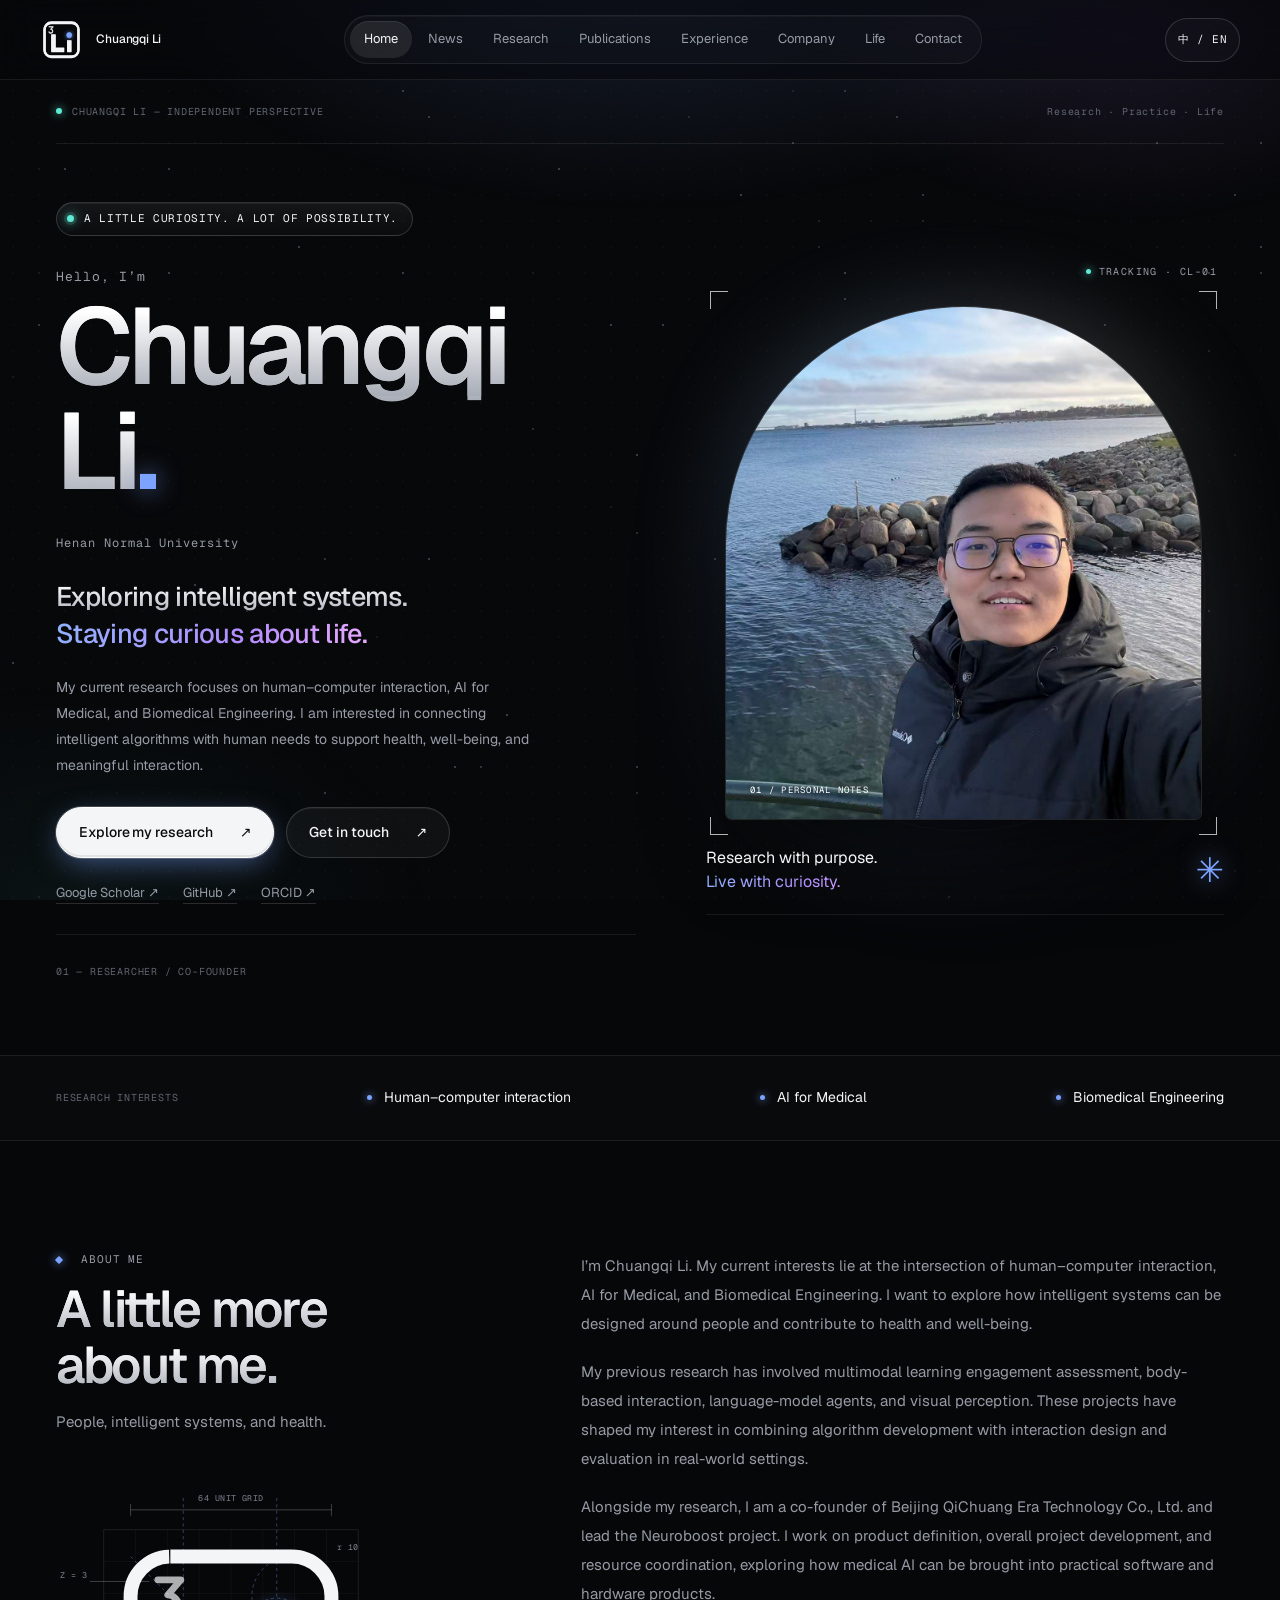
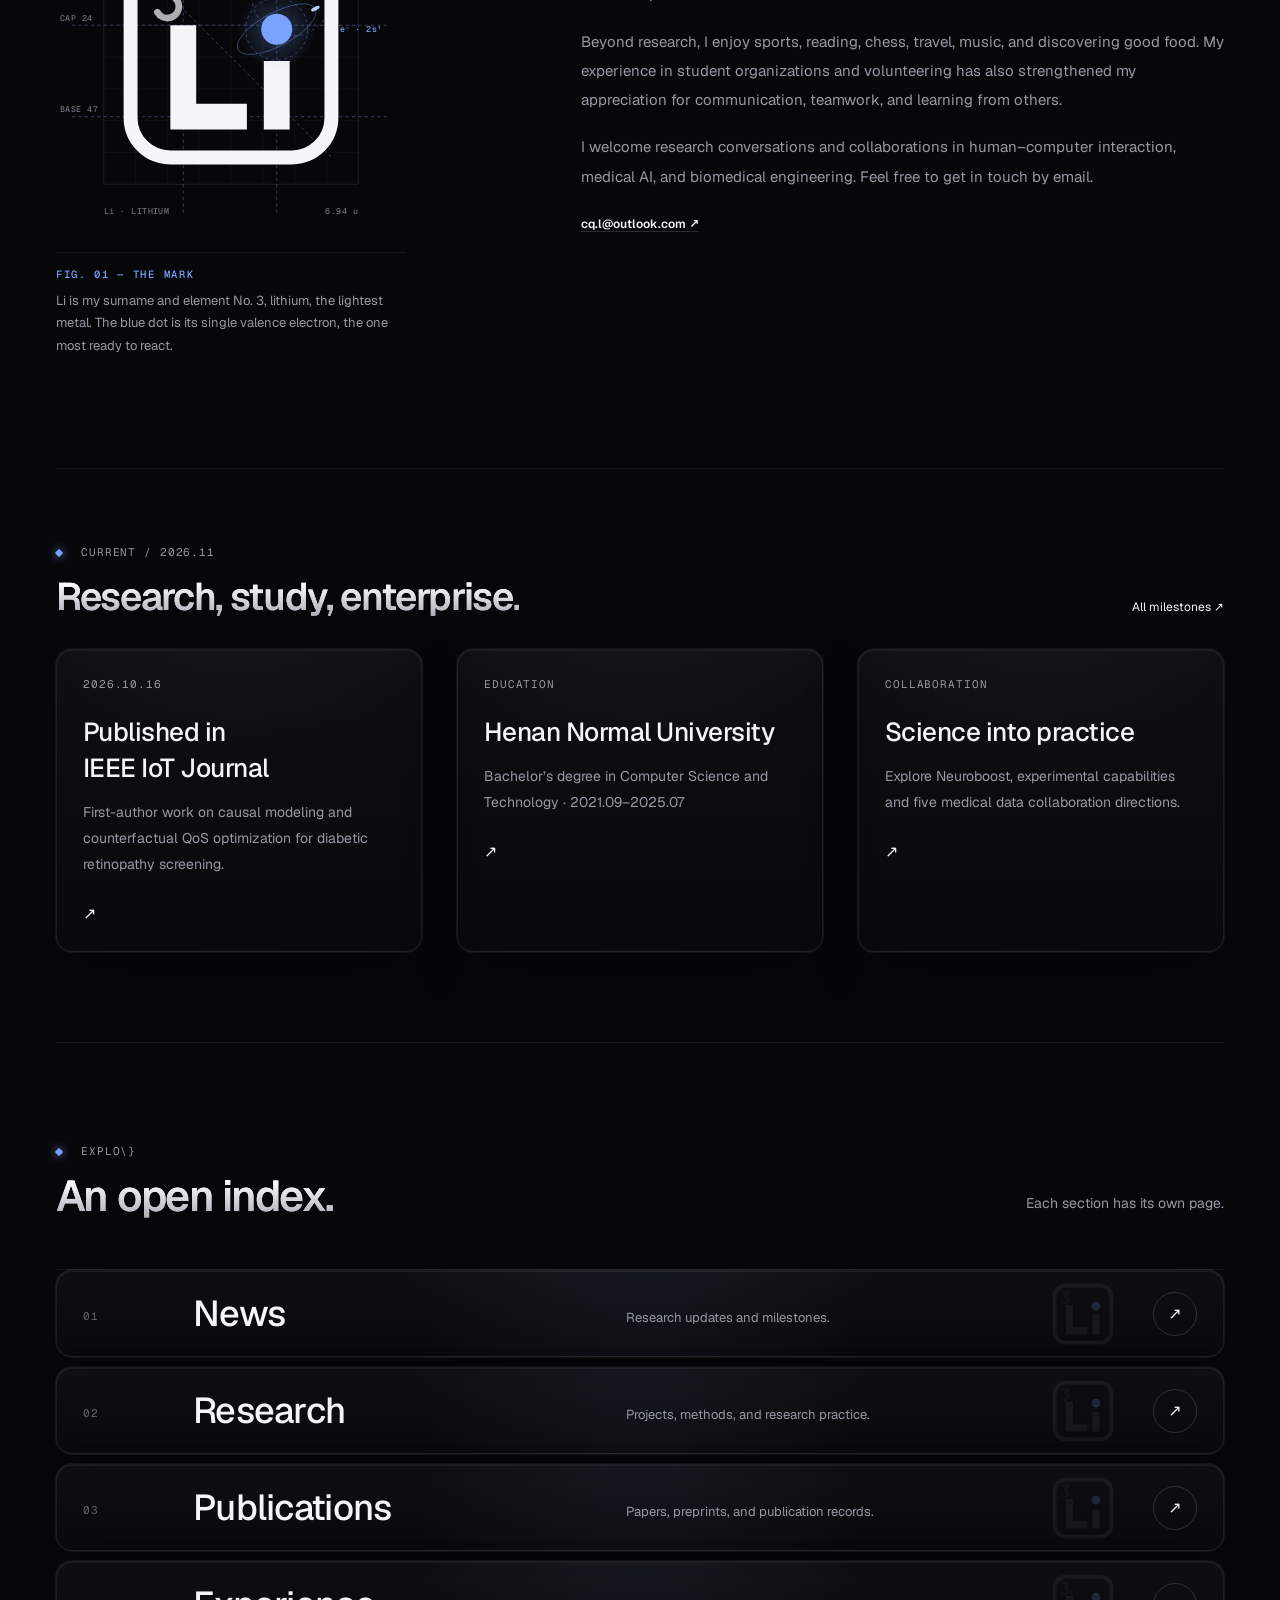
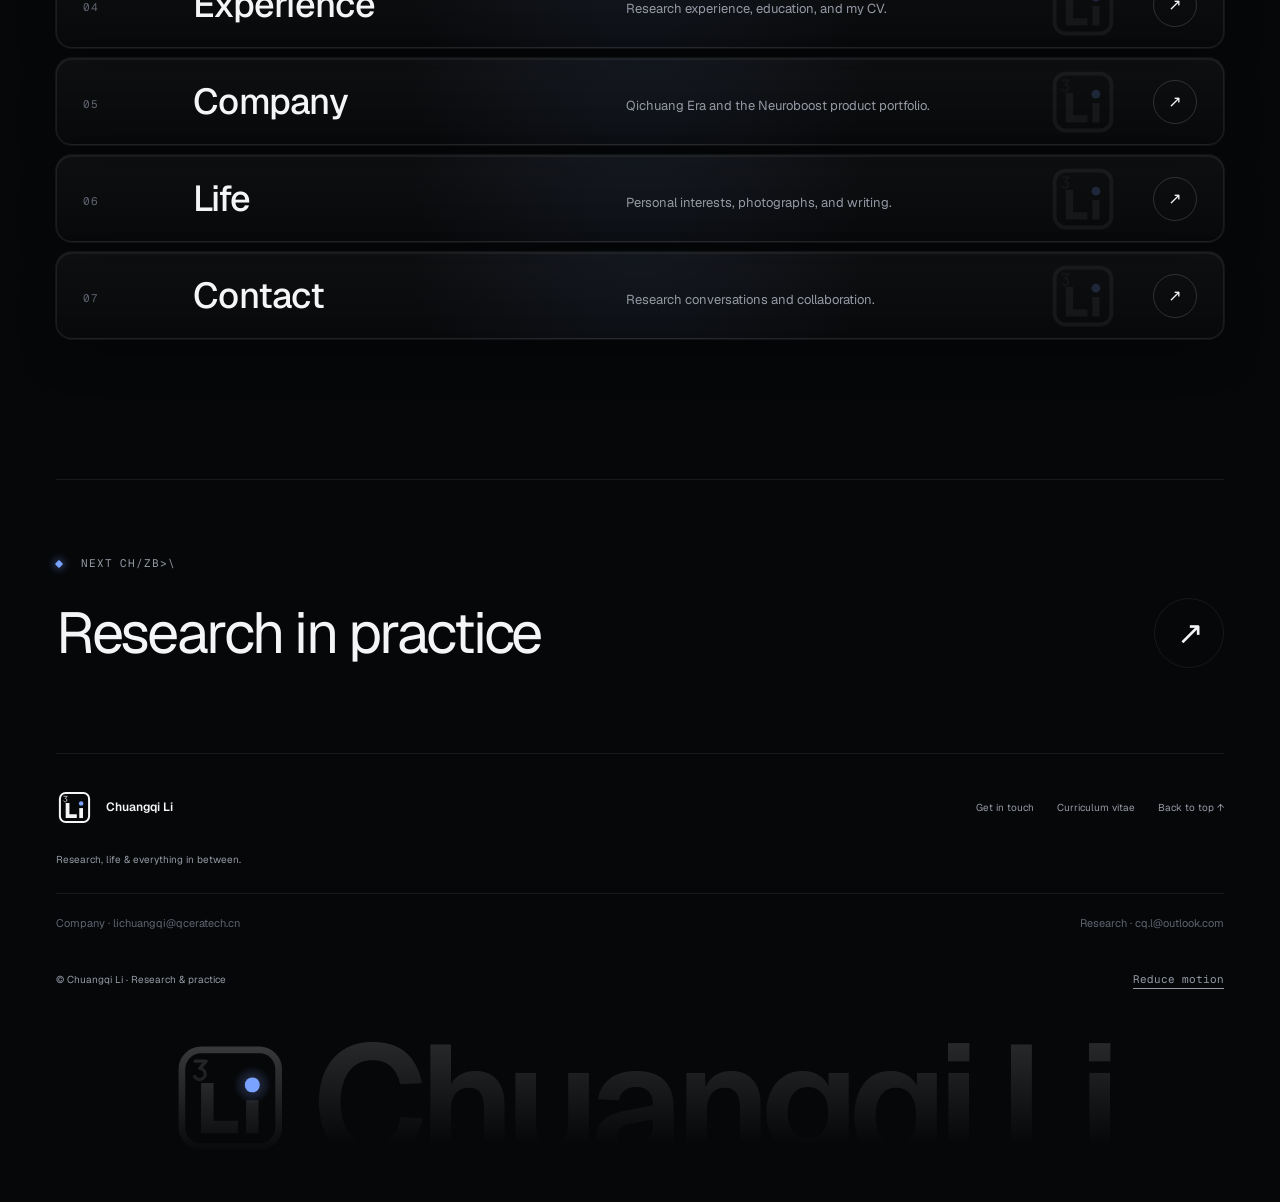
<file: docs/index.html>
<!DOCTYPE html>
<html lang="en"><head><meta charset="utf-8"><meta name="viewport" content="width=device-width,initial-scale=1"><meta name="theme-color" content="#05070d">
<title data-en="Home — Chuangqi Li" data-zh="首页 — Chuangqi Li">Home — Chuangqi Li</title>
<link rel="icon" href="assets/favicon.svg?v=li-mark-20261015" type="image/svg+xml"><link rel="stylesheet" href="assets/style.css"><link rel="stylesheet" href="assets/multipage.css?v=research-update"><script src="assets/main.js?v=20261106-cv" defer></script><link rel="stylesheet" href="assets/luxury.css?v=20260912b"><meta name="description" content="Chuangqi Li — human–computer interaction, medical AI and biomedical engineering. Research, publications and Qichuang Era."><link rel="canonical" href="https://chuangqilee.github.io/personnal.io/"><meta property="og:title" content="Home — Chuangqi Li"><meta property="og:description" content="Chuangqi Li — human–computer interaction, medical AI and biomedical engineering. Research, publications and Qichuang Era."><meta property="og:url" content="https://chuangqilee.github.io/personnal.io/"><meta property="og:type" content="website"><link rel="stylesheet" href="assets/site-polish.css"><link rel="stylesheet" href="assets/edition.css?v=20261001b"><script src="assets/edition.js?v=20261001b" defer></script><link rel="stylesheet" href="assets/brand.css?v=20261001"><link rel="preload" href="assets/fonts/geist-latin.woff2" as="font" type="font/woff2" crossorigin><script>try{if(!sessionStorage.getItem('li-intro')&&!location.hash&&!matchMedia('(prefers-reduced-motion: reduce)').matches&&localStorage.getItem('edition-reduce-motion')!=='true'){document.documentElement.classList.add('li-intro-on');self.liIntroAt=performance.now()}}catch(e){}</script><link rel="stylesheet" href="assets/tech.css?v=20261106-seaside"><script src="assets/tech.js?v=20261106-profile" defer></script></head>
<body id="top" class="tech-site multipage home-page page-index luxury-site edition-site"><a class="skip-link" href="#main"><span data-en="Skip to content" data-zh="跳转到正文">Skip to content</span></a>
<header class="header"><div class="nav-wrap">
<a class="brand" href="index.html" aria-label="Chuangqi Li home"><img class="brand-mark" src="assets/monogram.svg?v=li-20261015" width="43" height="43" alt="" aria-hidden="true" decoding="async"><span class="brand-name">Chuangqi Li</span></a>
<nav aria-label="Main navigation" id="navigation"><a href="index.html" class="active" aria-current="page"><span data-en="Home" data-zh="首页">Home</span></a><a href="news.html"><span data-en="News" data-zh="动态">News</span></a><a href="research.html"><span data-en="Research" data-zh="研究">Research</span></a><a href="publications.html"><span data-en="Publications" data-zh="论文">Publications</span></a><a href="experience.html"><span data-en="Experience" data-zh="经历">Experience</span></a><a href="company.html"><span data-en="Company" data-zh="公司">Company</span></a><a href="life.html"><span data-en="Life" data-zh="生活">Life</span></a><a href="contact.html"><span data-en="Contact" data-zh="联系">Contact</span></a></nav>
<div class="nav-actions"><button class="language" id="language" type="button" aria-label="Switch to Chinese">中 / EN</button><button class="menu-toggle" type="button" aria-expanded="false" aria-controls="navigation" aria-label="Open navigation"><span></span><span></span></button></div>
</div></header><main id="main" class="page-content"><div class="wrap edition-masthead"><span>CHUANGQI LI — INDEPENDENT PERSPECTIVE</span><span data-en="Research · Practice · Life" data-zh="科研 · 实践 · 生活">Research · Practice · Life</span></div><section class="hero wrap" id="about"><div class="hero-copy"><p class="eyebrow"><span class="green-dot"></span><span data-en="A LITTLE CURIOSITY. A LOT OF POSSIBILITY." data-zh="以好奇心，探索更多可能。">A LITTLE CURIOSITY. A LOT OF POSSIBILITY.</span></p><p class="hello"><span data-en="Hello, I’m" data-zh="你好，我是">Hello, I’m</span></p><h1><span class="name-first">Chuangqi</span><span class="name-last">Li<span class="accent">.</span></span></h1><p class="hero-affiliation"><span data-en="Henan Normal University" data-zh="河南师范大学">Henan Normal University</span></p><p class="hero-line" data-en="Exploring intelligent systems." data-zh="探索智能系统，">Exploring intelligent systems.</p><p class="hero-line italic" data-en="Staying curious about life." data-zh="保持对生活的好奇。">Staying curious about life.</p><p class="intro"><span data-en="My current research focuses on human–computer interaction, AI for Medical, and Biomedical Engineering. I am interested in connecting intelligent algorithms with human needs to support health, well-being, and meaningful interaction." data-zh="我目前的研究方向是人机交互、医疗人工智能（AI for Medical）与生物医学工程。我关注智能算法与真实需求之间的连接，希望探索支持健康、福祉与有效人机协作的技术。">My current research focuses on human–computer interaction, AI for Medical, and Biomedical Engineering. I am interested in connecting intelligent algorithms with human needs to support health, well-being, and meaningful interaction.</span></p><div class="hero-buttons"><a class="button primary" href="research.html"><span data-en="Explore my research" data-zh="了解我的研究">Explore my research</span> <span aria-hidden="true">↗</span></a><a class="button secondary" href="contact.html"><span data-en="Get in touch" data-zh="联系我">Get in touch</span> <span aria-hidden="true">↗</span></a></div><div class="social-links"><a href="https://scholar.google.com/citations?user=dG4GJSkAAAAJ" target="_blank" rel="noopener noreferrer">Google Scholar <span aria-hidden="true">↗</span></a><a href="https://github.com/ChuangqiLee" target="_blank" rel="noopener noreferrer">GitHub <span aria-hidden="true">↗</span></a><a href="https://orcid.org/0009-0002-1373-2764" target="_blank" rel="noopener noreferrer">ORCID <span aria-hidden="true">↗</span></a></div><div class="edition-signature"><span>01 — RESEARCHER / CO-FOUNDER</span></div></div><div class="hero-visual"><svg class="edition-orbit" viewbox="0 0 600 600" aria-hidden="true"><circle cx="300" cy="300" r="278"></circle><ellipse cx="300" cy="300" rx="200" ry="278" transform="rotate(-35 300 300)"></ellipse><path d="M22 300H578M300 22V578"></path><circle class="orbit-node" cx="497" cy="103" r="7"></circle></svg><div class="portrait-frame"><img src="assets/portrait-seaside.jpg" width="1707" height="1280" alt="Chuangqi Li beside the sea on a rocky shoreline" fetchpriority="high" decoding="async"><span class="photo-index">01 / PERSONAL NOTES</span></div><div class="photo-caption"><span class="asterisk" aria-hidden="true">✳</span><div><p data-en="Research with purpose." data-zh="带着目标做研究。">Research with purpose.</p><p class="italic" data-en="Live with curiosity." data-zh="带着好奇去生活。">Live with curiosity.</p></div></div></div></section><div class="interest-band"><div class="wrap interest-inner"><span class="eyebrow"><span data-en="RESEARCH INTERESTS" data-zh="研究兴趣">RESEARCH INTERESTS</span></span><span data-en="Human–computer interaction" data-zh="人机交互">Human–computer interaction</span><span data-en="AI for Medical" data-zh="医疗人工智能（AI for Medical）">AI for Medical</span><span data-en="Biomedical Engineering" data-zh="生物医学工程">Biomedical Engineering</span></div></div><section class="section wrap news-section" id="biography" aria-labelledby="biography-heading"><div class="news-intro"><p class="eyebrow"><span data-en="ABOUT ME" data-zh="关于我">ABOUT ME</span></p><h2 id="biography-heading" data-en="A little more about me." data-zh="关于我的更多介绍">A little more about me.</h2><p class="muted" data-en="People, intelligent systems, and health." data-zh="以人为中心，连接智能与健康。">People, intelligent systems, and health.</p><figure class="li-blueprint"><svg class="li-svg" viewBox="-12 -12 88 88" fill="none" aria-hidden="true" focusable="false"><g class="bp-grid"><line x1="0" y1="0" x2="0" y2="64" class="bp-edge"/><line x1="0" y1="0" x2="64" y2="0" class="bp-edge"/><line x1="8" y1="0" x2="8" y2="64"/><line x1="0" y1="8" x2="64" y2="8"/><line x1="16" y1="0" x2="16" y2="64"/><line x1="0" y1="16" x2="64" y2="16"/><line x1="24" y1="0" x2="24" y2="64"/><line x1="0" y1="24" x2="64" y2="24"/><line x1="32" y1="0" x2="32" y2="64"/><line x1="0" y1="32" x2="64" y2="32"/><line x1="40" y1="0" x2="40" y2="64"/><line x1="0" y1="40" x2="64" y2="40"/><line x1="48" y1="0" x2="48" y2="64"/><line x1="0" y1="48" x2="64" y2="48"/><line x1="56" y1="0" x2="56" y2="64"/><line x1="0" y1="56" x2="64" y2="56"/><line x1="64" y1="0" x2="64" y2="64" class="bp-edge"/><line x1="0" y1="64" x2="64" y2="64" class="bp-edge"/></g><g class="bp-guides"><path class="bp-guide" d="M-8 24H72M-8 47H72M20 -8V72M43.5 -8V72M6.75 6.75L57.25 57.25"/><circle class="bp-guide" cx="43.5" cy="25" r="7.8"/><circle class="bp-guide" cx="47.25" cy="16.75" r="10"/><path class="bp-dim" d="M6.75 -5H57.25M6.75 -6.5V-3.5M57.25 -6.5V-3.5M-3.5 13H11.5"/></g><g class="bp-mark"><rect class="li-frame" x="6.75" y="6.75" width="50.5" height="50.5" rx="10" pathLength="1"/><path class="li-three" d="M13.6 12.6H19.4L16.1 16.4A2.9 2.9 0 1 1 13.4 20.6" pathLength="1"/><path class="li-l" d="M20 24V47H36" pathLength="1"/><path class="li-i" d="M43.5 33V50.25" pathLength="1"/></g><g class="bp-electron"><circle class="li-halo" cx="43.5" cy="25" r="10"/><g transform="translate(43.5 25) rotate(-28) scale(1 .38)"><circle class="bp-orbit" r="11"/><g class="bp-spin"><circle class="bp-particle" cx="11" cy="0" r="1.2"/></g></g><circle class="li-dot" cx="43.5" cy="25" r="3.9"/></g><g class="bp-labels"><text class="bp-label" x="32" y="-7.2" text-anchor="middle">64 UNIT GRID</text><text class="bp-label" x="-11" y="22.9">CAP 24</text><text class="bp-label" x="-11" y="45.9">BASE 47</text><text class="bp-label" x="-11" y="12.2">Z = 3</text><text class="bp-label" x="58.6" y="5.2">r 10</text><text class="bp-label is-accent" x="59.4" y="25.8">e⁻ · 2s¹</text><text class="bp-label" x="0" y="71.5">Li · LITHIUM</text><text class="bp-label" x="64" y="71.5" text-anchor="end">6.94 u</text></g></svg><figcaption><span class="bp-kicker" data-en="FIG. 01 — THE MARK" data-zh="图 01 — 我的标志">FIG. 01 — THE MARK</span><p data-en="Li is my surname and element No. 3, lithium, the lightest metal. The blue dot is its single valence electron, the one most ready to react." data-zh="Li 是我的姓，也是元素周期表第 3 号元素锂，最轻的金属。那颗蓝点是它唯一的价电子，最活跃，也最愿意与世界发生反应。">Li is my surname and element No. 3, lithium, the lightest metal. The blue dot is its single valence electron, the one most ready to react.</p></figcaption></figure></div><div><p class="muted" style="margin-bottom:18px;line-height:1.9" data-en="I’m Chuangqi Li. My current interests lie at the intersection of human–computer interaction, AI for Medical, and Biomedical Engineering. I want to explore how intelligent systems can be designed around people and contribute to health and well-being." data-zh="我是 Chuangqi Li。我的研究兴趣集中在人机交互、医疗人工智能（AI for Medical）与生物医学工程的交叉领域，希望探索以人为中心的智能系统，以及它们在健康与福祉中的应用。">I’m Chuangqi Li. My current interests lie at the intersection of human–computer interaction, AI for Medical, and Biomedical Engineering. I want to explore how intelligent systems can be designed around people and contribute to health and well-being.</p><p class="muted" style="margin-bottom:18px;line-height:1.9" data-en="My previous research has involved multimodal learning engagement assessment, body-based interaction, language-model agents, and visual perception. These projects have shaped my interest in combining algorithm development with interaction design and evaluation in real-world settings." data-zh="我此前的研究涉及多模态学习投入评估、肢体交互、语言模型智能体与视觉感知。这些项目经历让我更加关注如何结合算法开发、交互设计与真实场景中的效果评估。">My previous research has involved multimodal learning engagement assessment, body-based interaction, language-model agents, and visual perception. These projects have shaped my interest in combining algorithm development with interaction design and evaluation in real-world settings.</p><p class="muted" style="margin-bottom:18px;line-height:1.9" data-en="Alongside my research, I am a co-founder of Beijing QiChuang Era Technology Co., Ltd. and lead the Neuroboost project. I work on product definition, overall project development, and resource coordination, exploring how medical AI can be brought into practical software and hardware products." data-zh="科研之外，我是北京奇创纪元科技有限公司共同创始人、磁跃智盒（Neuroboost）项目负责人，负责产品定义、项目整体推进与资源整合，探索将医疗人工智能转化为可实际使用的软硬件产品。">Alongside my research, I am a co-founder of Beijing QiChuang Era Technology Co., Ltd. and lead the Neuroboost project. I work on product definition, overall project development, and resource coordination, exploring how medical AI can be brought into practical software and hardware products.</p><p class="muted" style="margin-bottom:18px;line-height:1.9" data-en="Beyond research, I enjoy sports, reading, chess, travel, music, and discovering good food. My experience in student organizations and volunteering has also strengthened my appreciation for communication, teamwork, and learning from others." data-zh="科研之外，我喜欢运动、阅读、象棋、旅行、音乐，也乐于探索美食。参与学生组织与志愿服务的经历，让我更加重视沟通、团队合作，以及向他人学习。">Beyond research, I enjoy sports, reading, chess, travel, music, and discovering good food. My experience in student organizations and volunteering has also strengthened my appreciation for communication, teamwork, and learning from others.</p><p class="muted" style="margin-bottom:18px;line-height:1.9" data-en="I welcome research conversations and collaborations in human–computer interaction, medical AI, and biomedical engineering. Feel free to get in touch by email." data-zh="欢迎围绕人机交互、医疗人工智能与生物医学工程开展科研交流与合作，也欢迎通过邮件联系我。">I welcome research conversations and collaborations in human–computer interaction, medical AI, and biomedical engineering. Feel free to get in touch by email.</p><a class="text-link" href="mailto:cq.l@outlook.com">cq.l@outlook.com ↗</a></div></section><section class="wrap site-highlights" aria-labelledby="latest-heading"><div class="polish-heading"><div><p class="eyebrow">CURRENT / 2026.11</p><h2 id="latest-heading" data-en="Research, study, enterprise." data-zh="科研、求学与创业。">Research, study, enterprise.</h2></div><a href="news.html"><span data-en="All milestones" data-zh="全部动态">All milestones</span> ↗</a></div><div class="highlight-grid"><a class="highlight-item" href="publications.html#causalretinaedge"><span class="eyebrow">2026.10.16</span><h3 data-en="Published in IEEE IoT Journal" data-zh="IEEE IoT Journal 论文在线发表">Published in IEEE IoT Journal</h3><p data-en="First-author work on causal modeling and counterfactual QoS optimization for diabetic retinopathy screening." data-zh="第一作者研究：面向糖尿病视网膜病变筛查的因果建模与反事实服务质量优化。">First-author work on causal modeling and counterfactual QoS optimization for diabetic retinopathy screening.</p><span aria-hidden="true">↗</span></a><a class="highlight-item" href="experience.html"><span class="eyebrow" data-en="EDUCATION" data-zh="教育经历">EDUCATION</span><h3 data-en="Henan Normal University" data-zh="河南师范大学">Henan Normal University</h3><p data-en="Bachelor’s degree in Computer Science and Technology · 2021.09–2025.07" data-zh="计算机科学与技术学士 · 2021.09–2025.07">Bachelor’s degree in Computer Science and Technology · 2021.09–2025.07</p><span aria-hidden="true">↗</span></a><a class="highlight-item" href="company.html"><span class="eyebrow">COLLABORATION</span><h3 data-en="Science into practice" data-zh="让科研走向实践">Science into practice</h3><p data-en="Explore Neuroboost, experimental capabilities and five medical data collaboration directions." data-zh="了解 Neuroboost、实验技术平台与五大医疗数据合作方向。">Explore Neuroboost, experimental capabilities and five medical data collaboration directions.</p><span aria-hidden="true">↗</span></a></div></section><section class="section wrap site-directory" aria-labelledby="directory-heading"><div class="section-heading"><div><p class="eyebrow"><span data-en="EXPLORE" data-zh="探索更多">EXPLORE</span></p><h2 id="directory-heading" data-en="An open index." data-zh="每一面，都值得探索。">An open index.</h2></div><p class="section-note" data-en="Each section has its own page." data-zh="每个栏目，独立浏览。">Each section has its own page.</p></div><div class="directory-grid"><a class="directory-card" href="news.html"><span class="directory-number">01</span><div><h3 data-en="News" data-zh="动态">News</h3><p data-en="Research updates and milestones." data-zh="科研动态与成长记录。">Research updates and milestones.</p></div><span class="directory-arrow" aria-hidden="true">↗</span></a><a class="directory-card" href="research.html"><span class="directory-number">02</span><div><h3 data-en="Research" data-zh="研究">Research</h3><p data-en="Projects, methods, and research practice." data-zh="研究项目、方法与实践。">Projects, methods, and research practice.</p></div><span class="directory-arrow" aria-hidden="true">↗</span></a><a class="directory-card" href="publications.html"><span class="directory-number">03</span><div><h3 data-en="Publications" data-zh="论文">Publications</h3><p data-en="Papers, preprints, and publication records." data-zh="论文、预印本与发表记录。">Papers, preprints, and publication records.</p></div><span class="directory-arrow" aria-hidden="true">↗</span></a><a class="directory-card" href="experience.html"><span class="directory-number">04</span><div><h3 data-en="Experience" data-zh="经历">Experience</h3><p data-en="Research experience, education, and my CV." data-zh="科研经历、教育背景与完整简历。">Research experience, education, and my CV.</p></div><span class="directory-arrow" aria-hidden="true">↗</span></a><a class="directory-card" href="company.html"><span class="directory-number">05</span><div><h3 data-en="Company" data-zh="公司">Company</h3><p data-en="Qichuang Era and the Neuroboost product portfolio." data-zh="奇创纪元与磁跃智盒产品展示。">Qichuang Era and the Neuroboost product portfolio.</p></div><span class="directory-arrow" aria-hidden="true">↗</span></a><a class="directory-card" href="life.html"><span class="directory-number">06</span><div><h3 data-en="Life" data-zh="生活">Life</h3><p data-en="Personal interests, photographs, and writing." data-zh="兴趣爱好、生活照片与写作。">Personal interests, photographs, and writing.</p></div><span class="directory-arrow" aria-hidden="true">↗</span></a><a class="directory-card" href="contact.html"><span class="directory-number">07</span><div><h3 data-en="Contact" data-zh="联系">Contact</h3><p data-en="Research conversations and collaboration." data-zh="科研交流与合作联系。">Research conversations and collaboration.</p></div><span class="directory-arrow" aria-hidden="true">↗</span></a></div></section><section class="edition-next wrap"><span class="eyebrow">NEXT CHAPTER</span><a href="research.html"><span data-en="Research in practice" data-zh="走进我的研究">Research in practice</span><span aria-hidden="true">↗</span></a></section></main><footer class="wrap footer multi-footer"><a class="brand" href="index.html"><img class="brand-mark" src="assets/monogram.svg?v=li-20261015" width="43" height="43" alt="" aria-hidden="true" decoding="async">Chuangqi Li</a><div class="footer-links"><a href="contact.html"><span data-en="Get in touch" data-zh="联系我">Get in touch</span></a><a href="cv.html"><span data-en="Curriculum vitae" data-zh="个人简历">Curriculum vitae</span></a><a href="#top"><span data-en="Back to top" data-zh="返回顶部">Back to top</span> ↑</a></div><span><span data-en="Research, life &amp; everything in between." data-zh="研究、生活，以及其间的一切。">Research, life &amp; everything in between.</span></span><div class="footer-contacts"><a href="mailto:lichuangqi@qceratech.cn"><span class="" data-en="Company" data-zh="公司联系">Company</span> · lichuangqi@qceratech.cn</a><a href="mailto:cq.l@outlook.com"><span class="" data-en="Research" data-zh="科研联系">Research</span> · cq.l@outlook.com</a></div><div class="edition-footnote"><span>© Chuangqi Li · Research &amp; practice</span><button type="button" class="edition-motion" aria-pressed="false"><span data-en="Reduce motion" data-zh="减少动态效果">Reduce motion</span></button></div></footer></body></html>
</file>
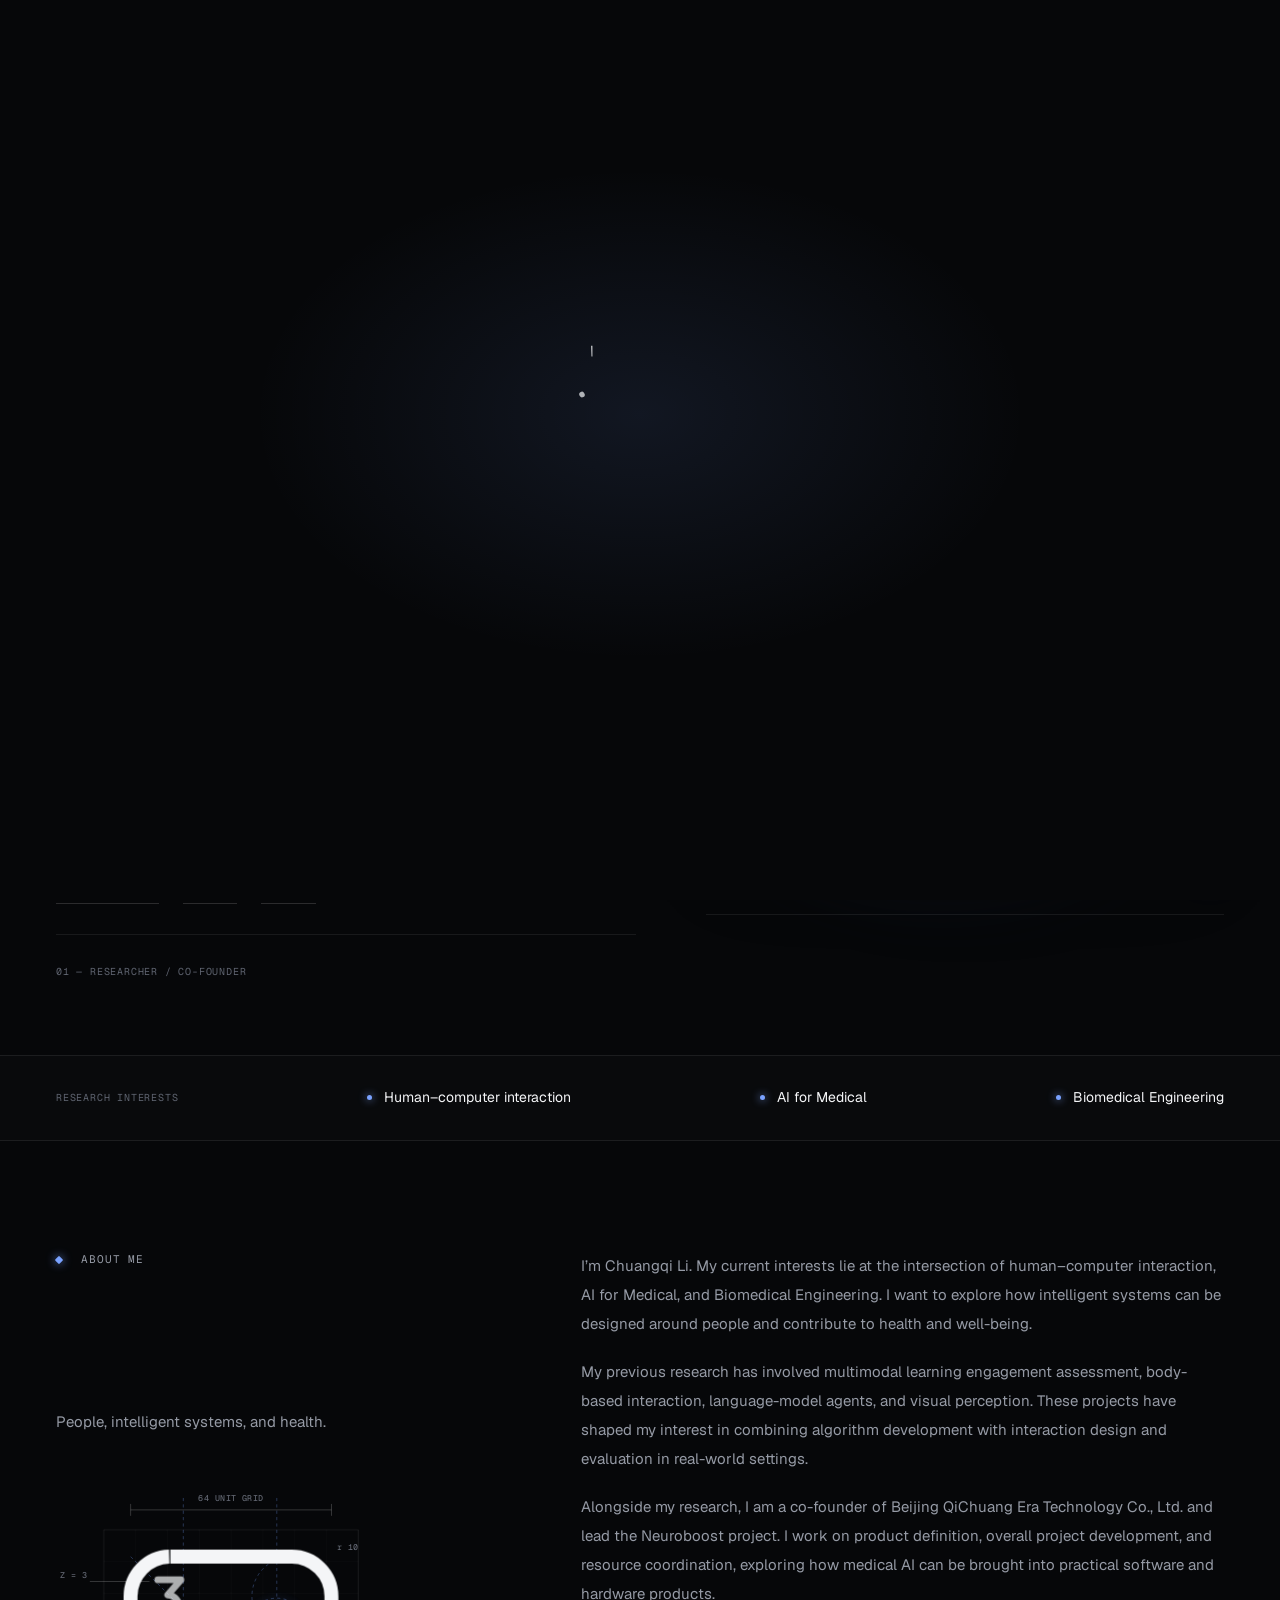
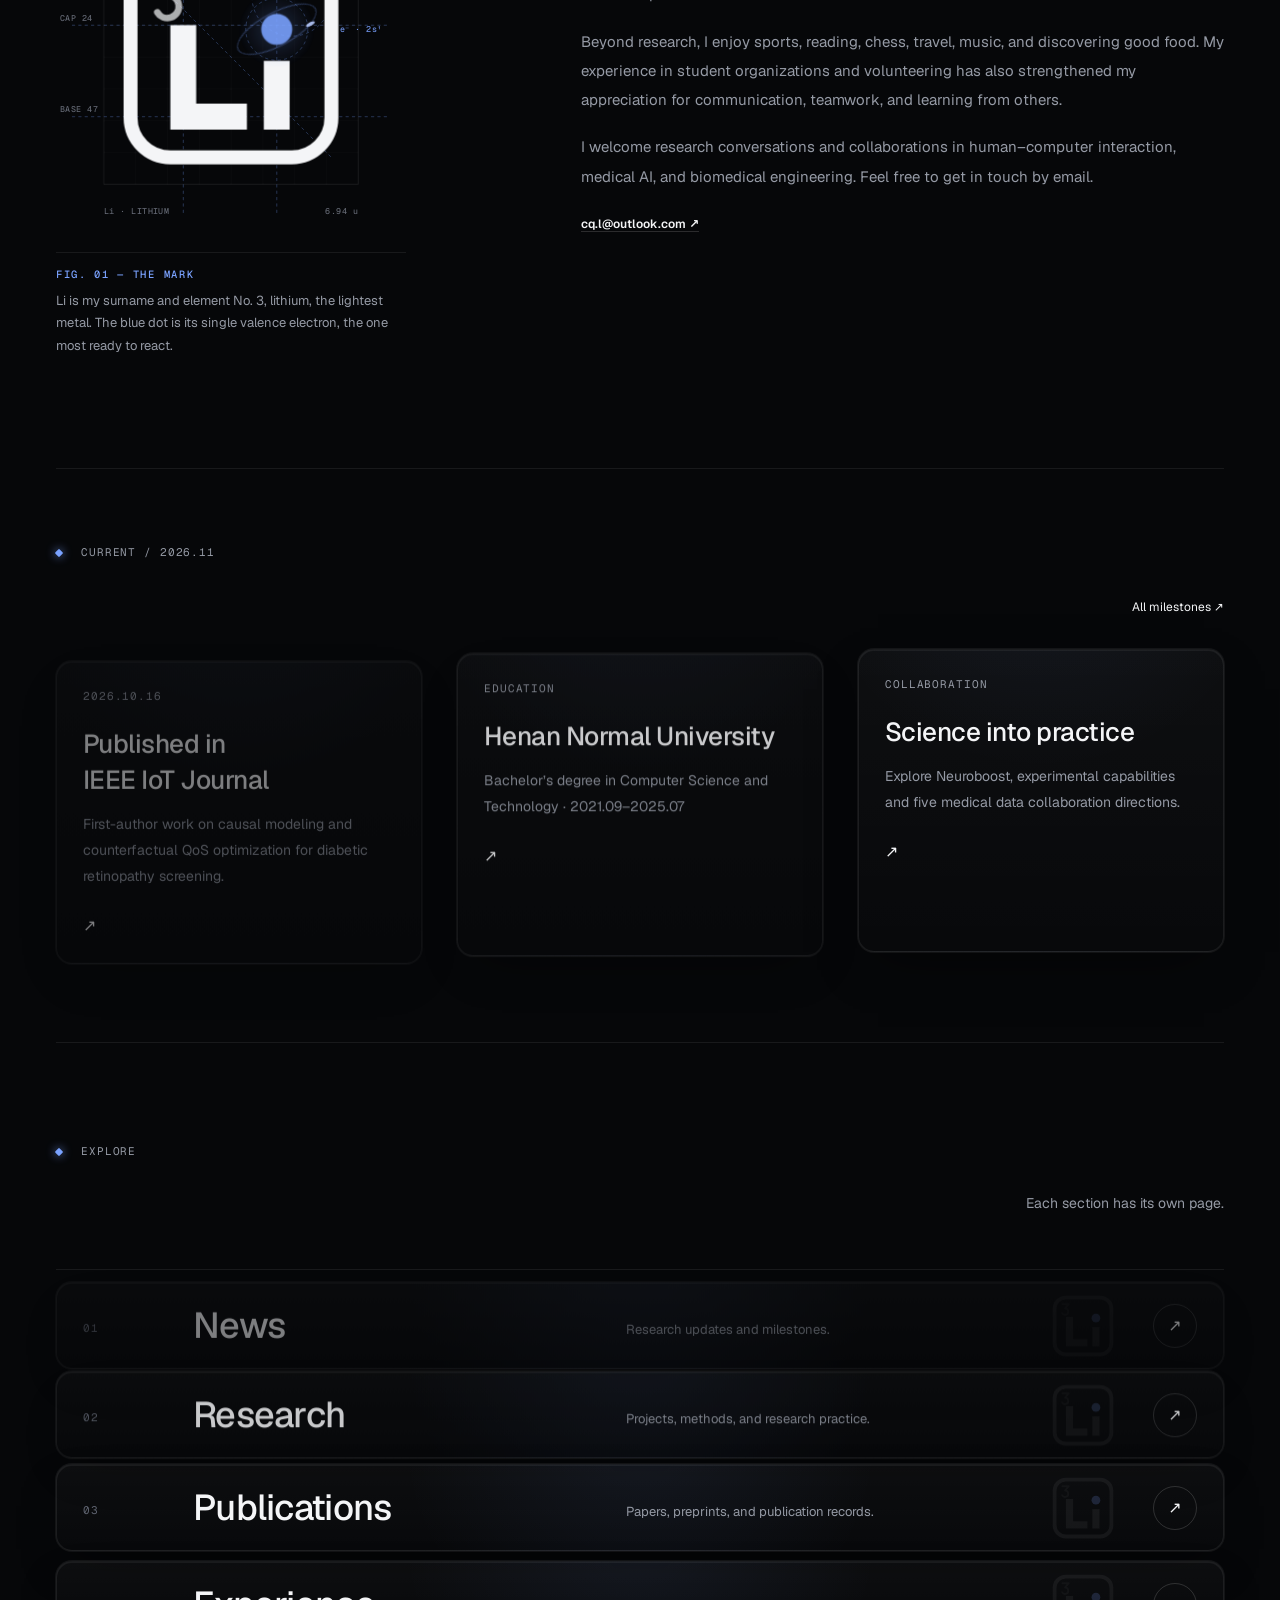
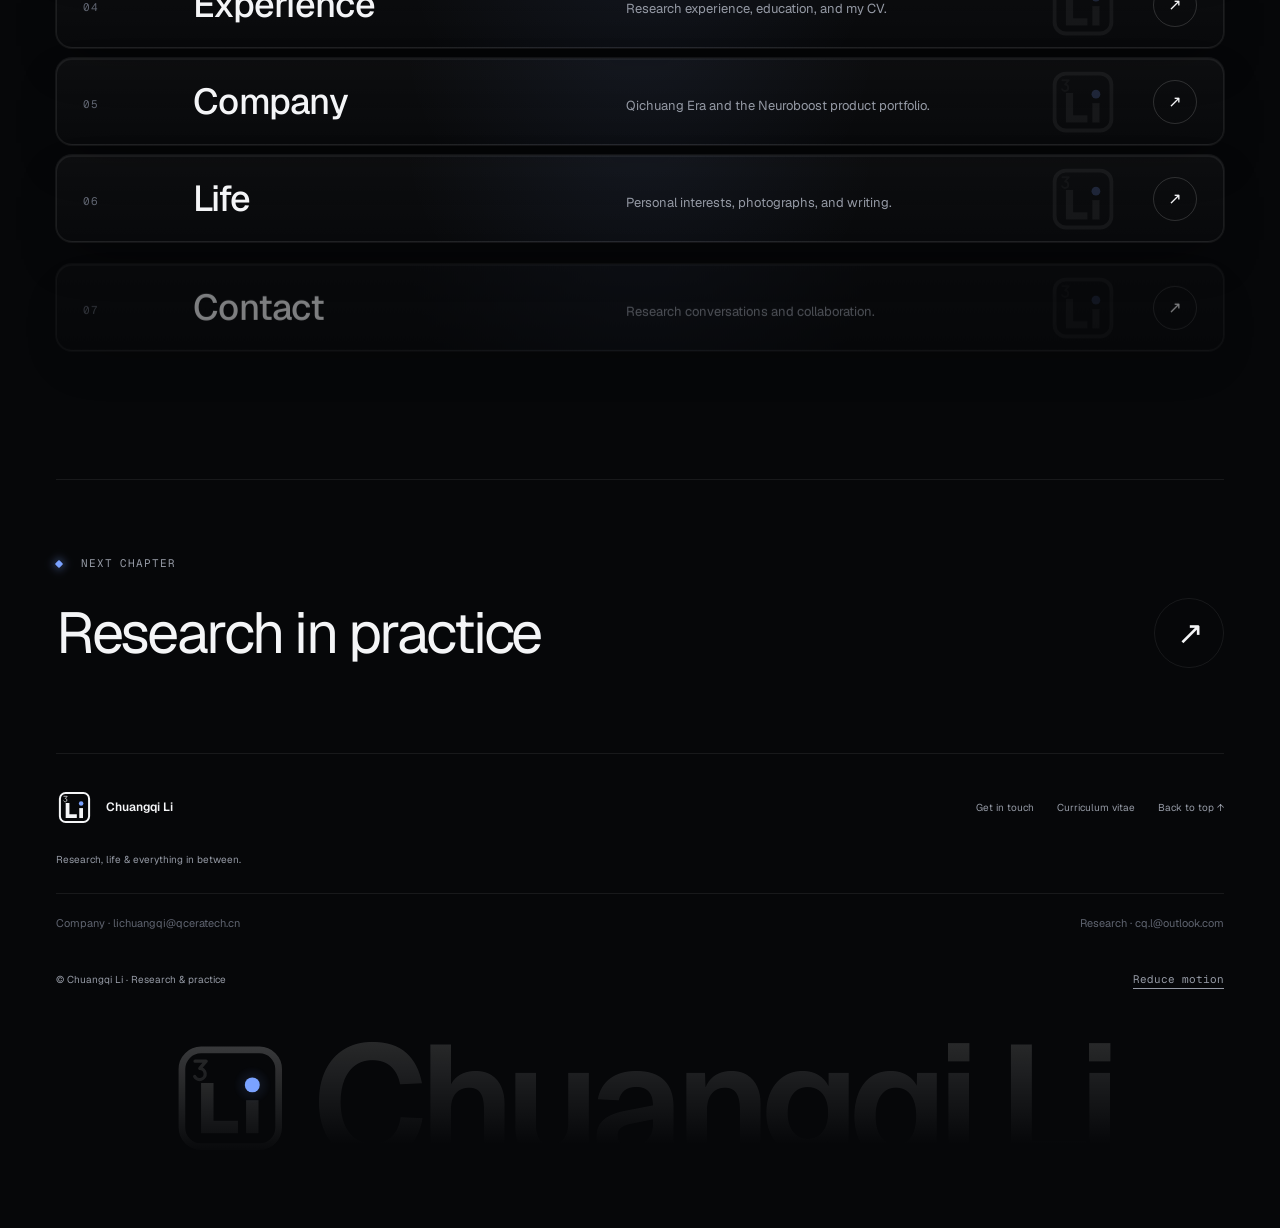
<file: docs/about/index.html>
<!doctype html><html lang="en"><head><meta charset="utf-8"><meta http-equiv="refresh" content="0;url=../index.html"><title>Chuangqi Li</title></head><body><a href="../index.html">Continue / 继续浏览</a></body></html>
</file>
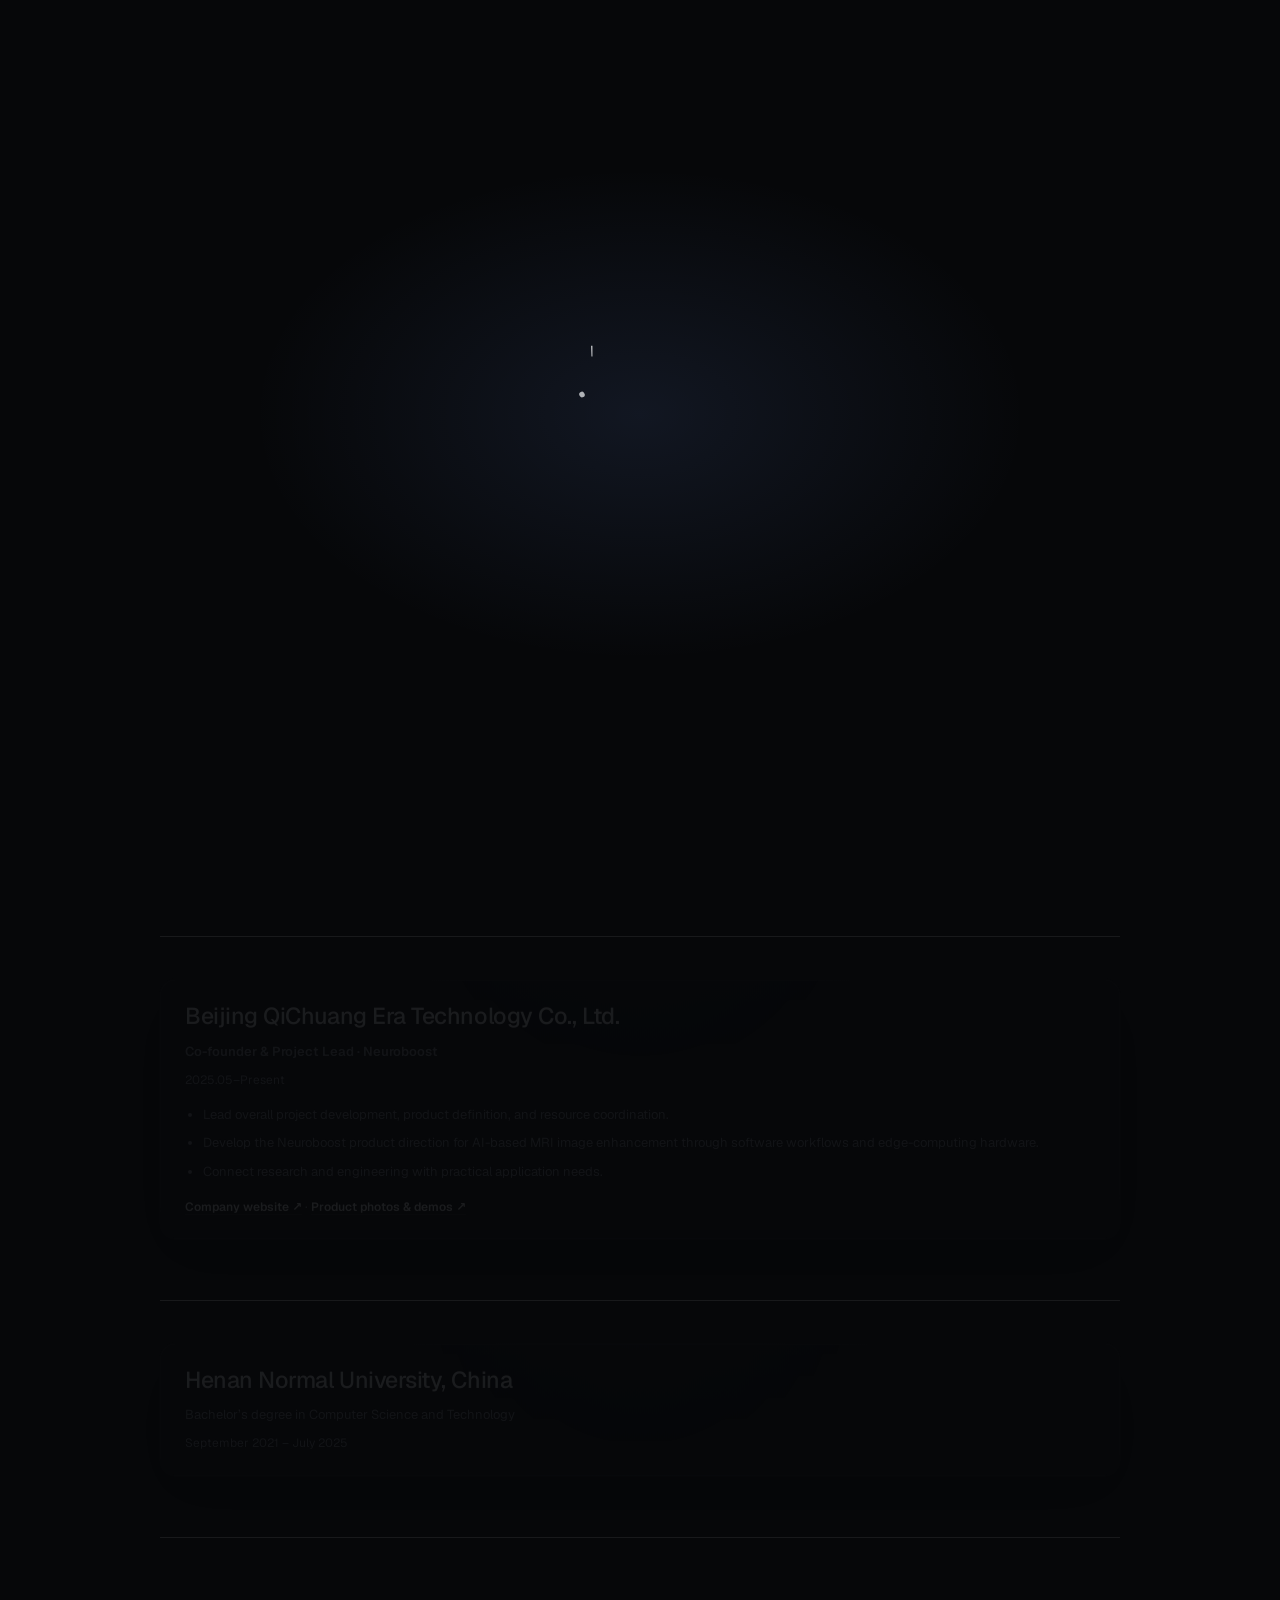
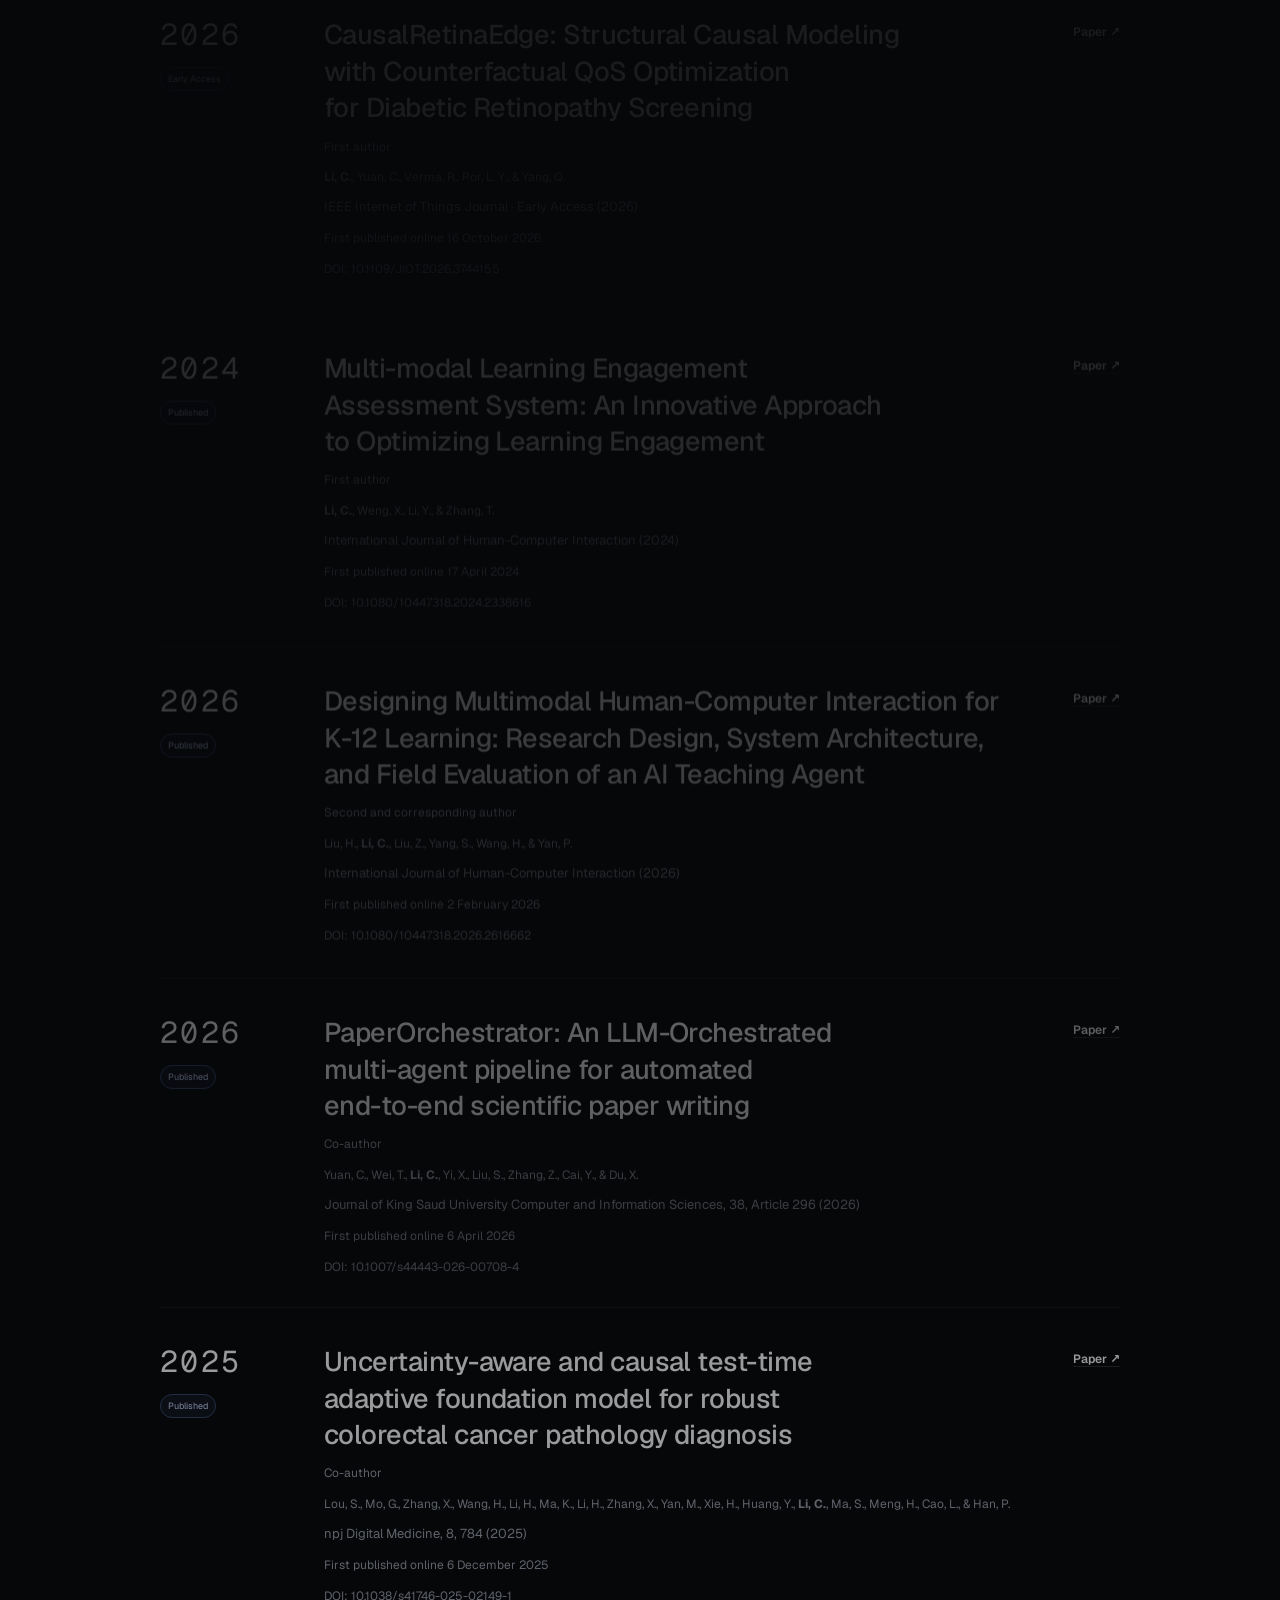
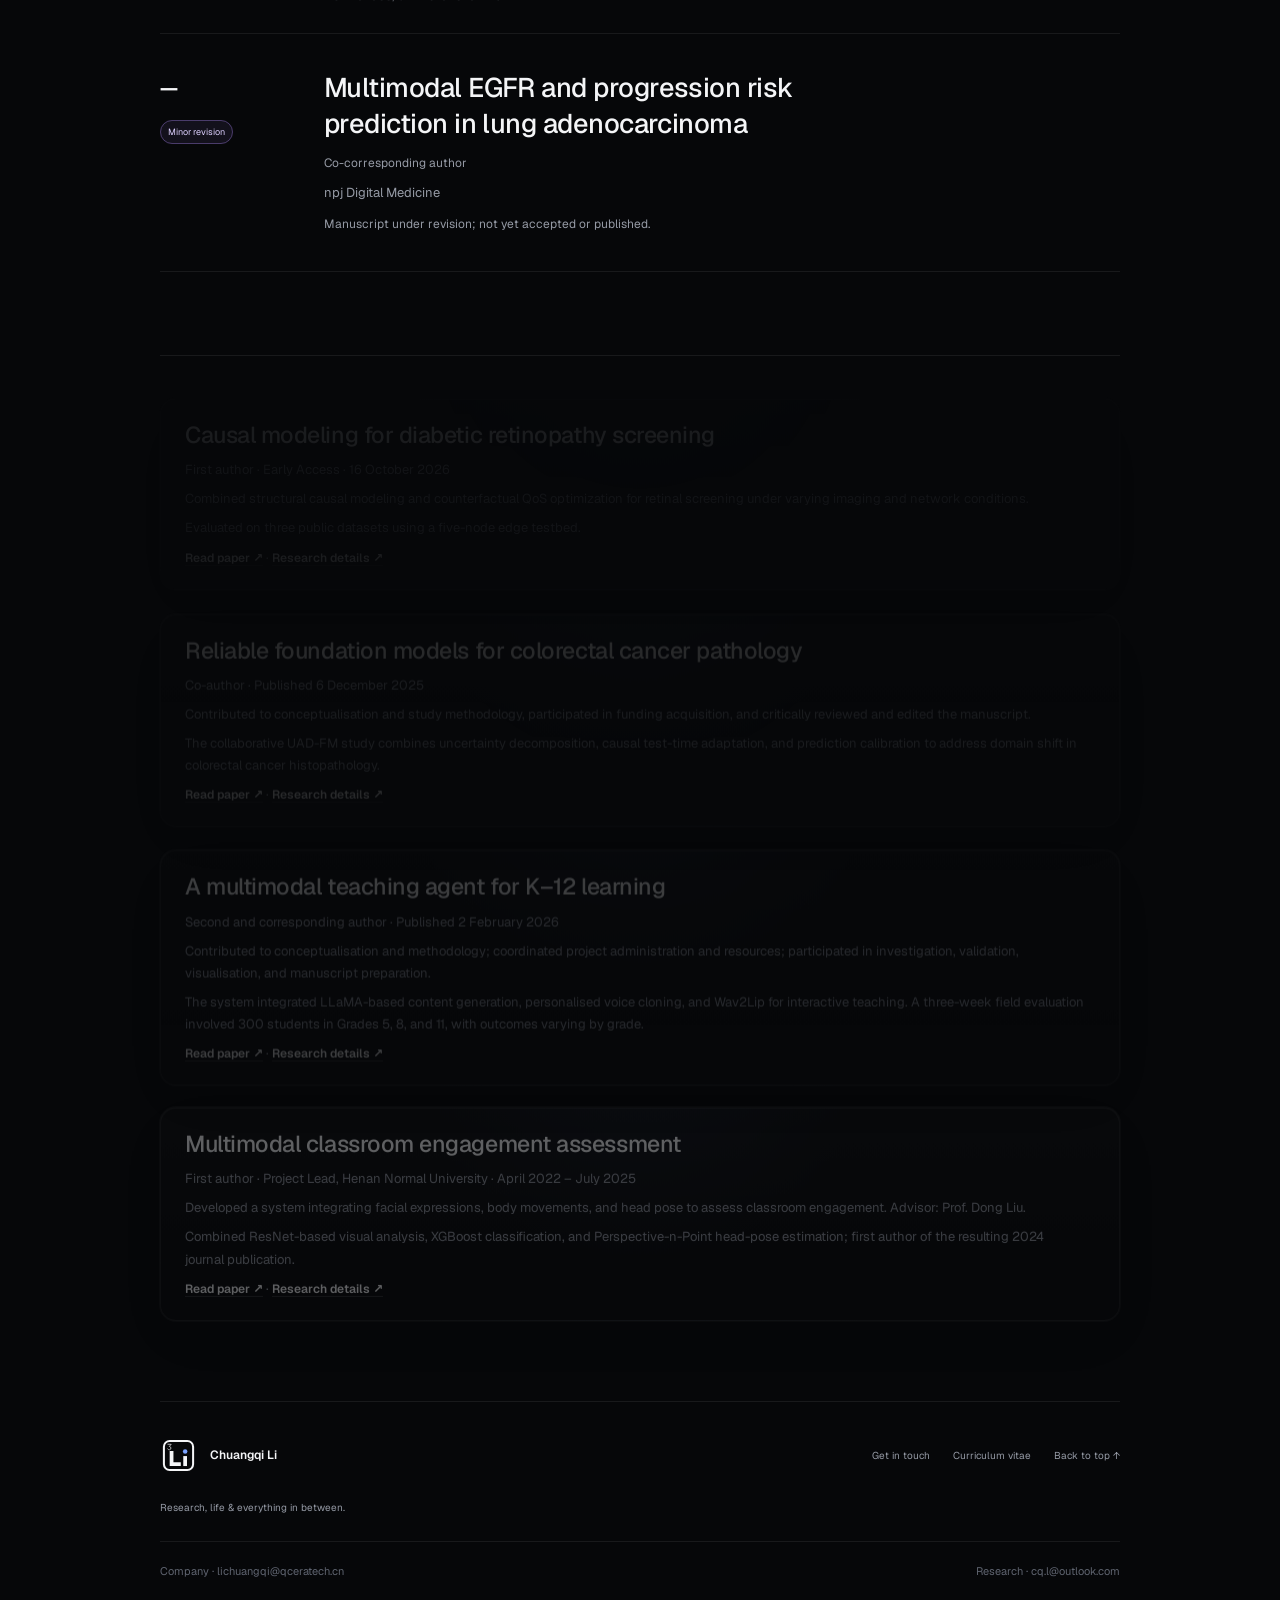
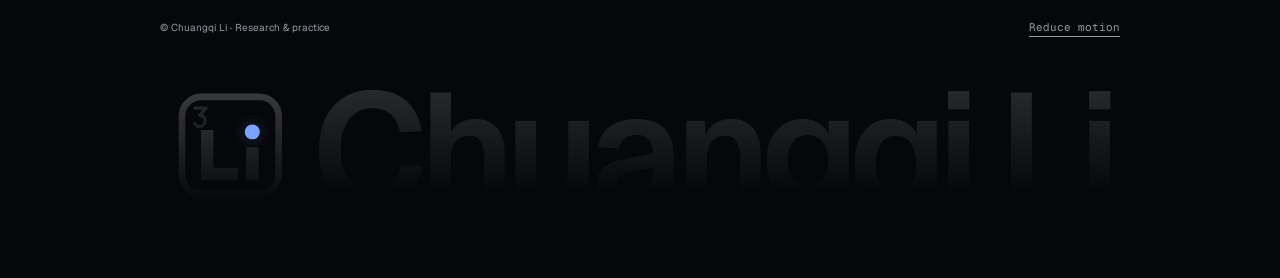
<file: docs/cv/index.html>
<!doctype html><html lang="en"><head><meta charset="utf-8"><meta http-equiv="refresh" content="0;url=../cv.html"><title>Chuangqi Li</title></head><body><a href="../cv.html">Continue / 继续浏览</a></body></html>
</file>
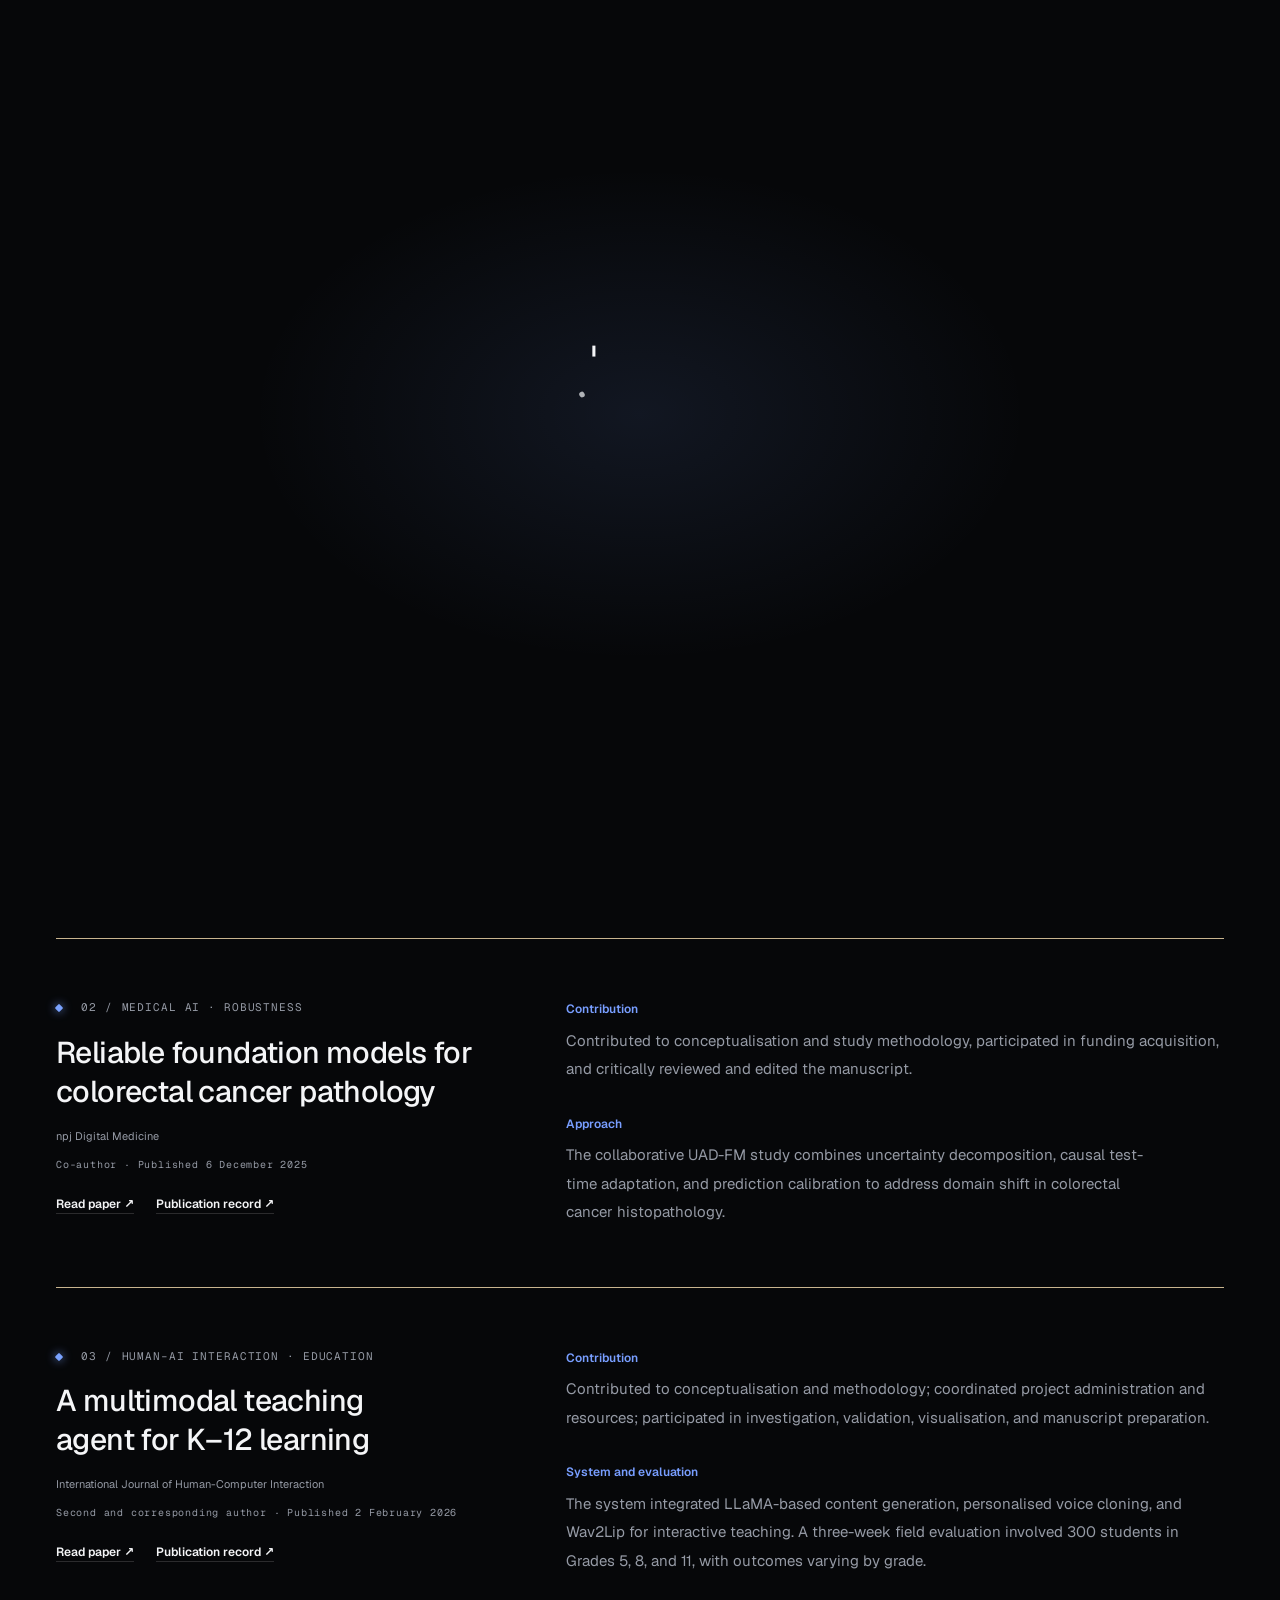
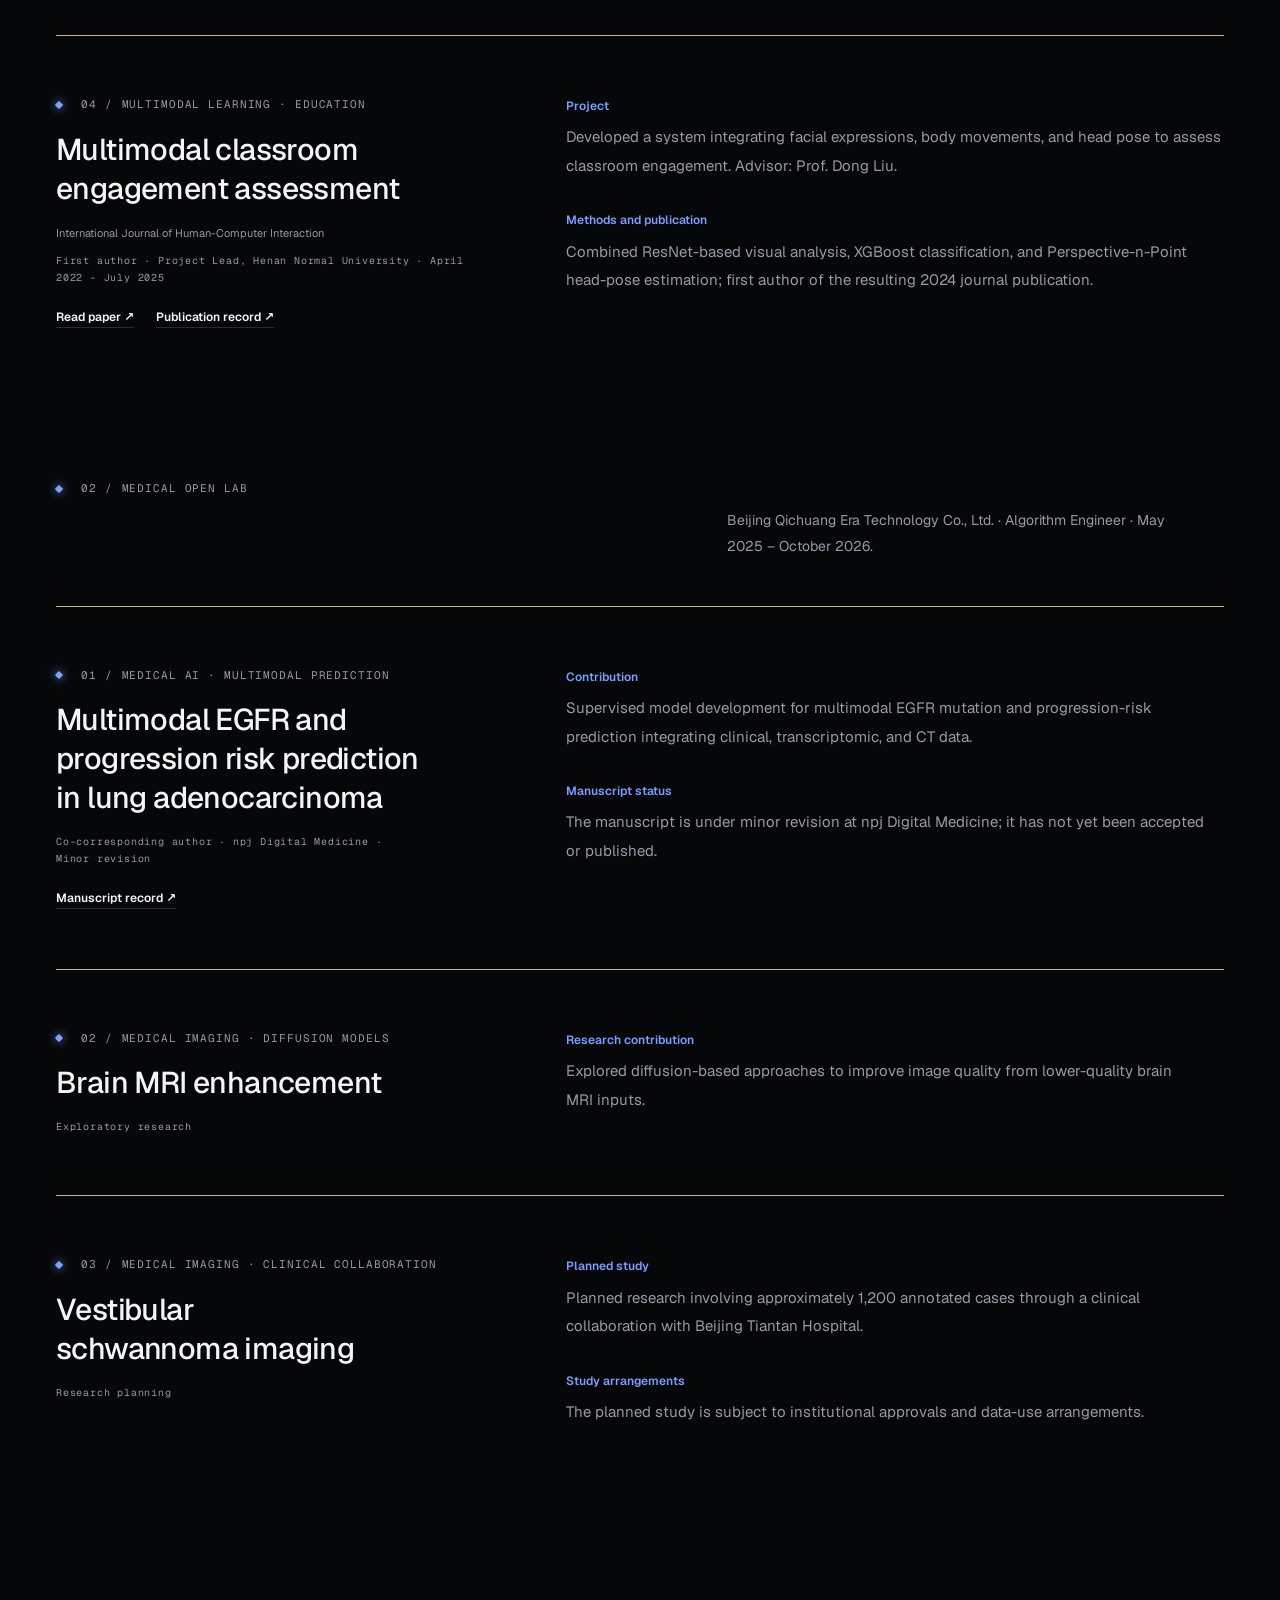
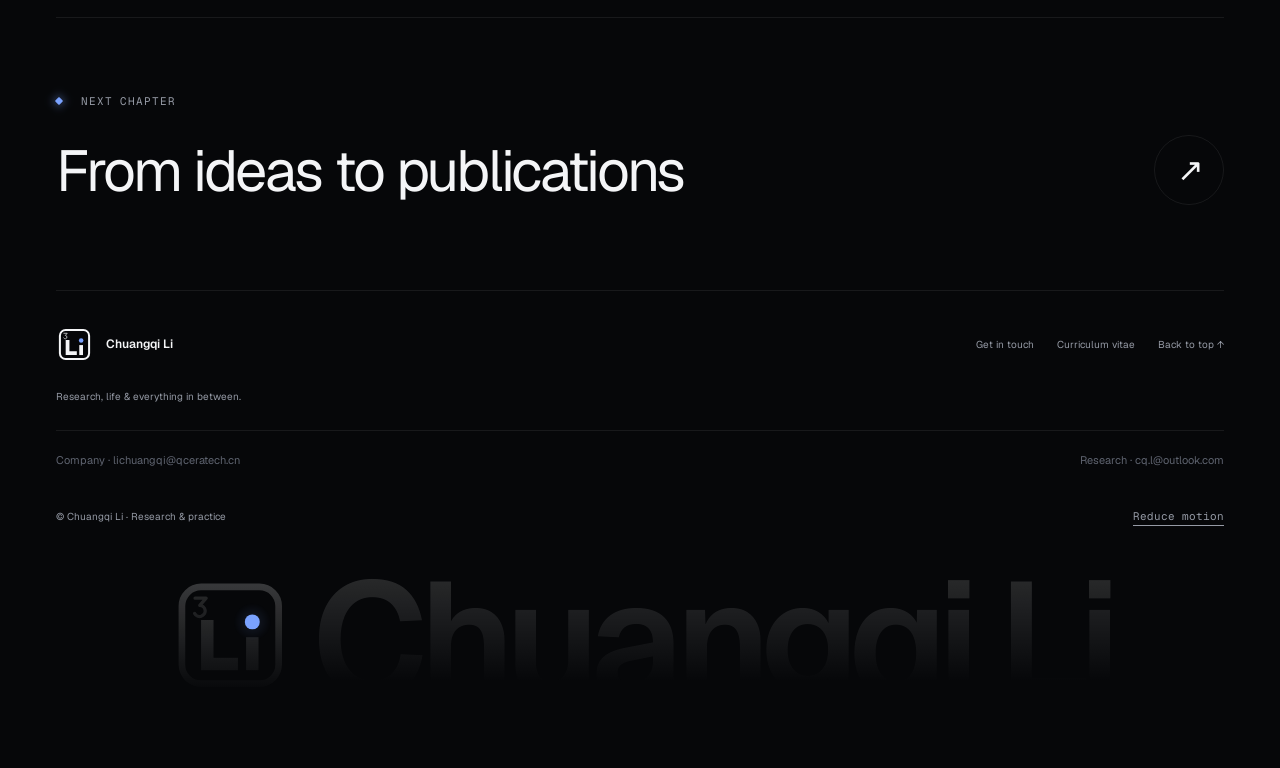
<file: docs/portfolio/index.html>
<!doctype html><html lang="en"><head><meta charset="utf-8"><meta http-equiv="refresh" content="0;url=../research.html"><title>Chuangqi Li</title></head><body><a href="../research.html">Continue / 继续浏览</a></body></html>
</file>
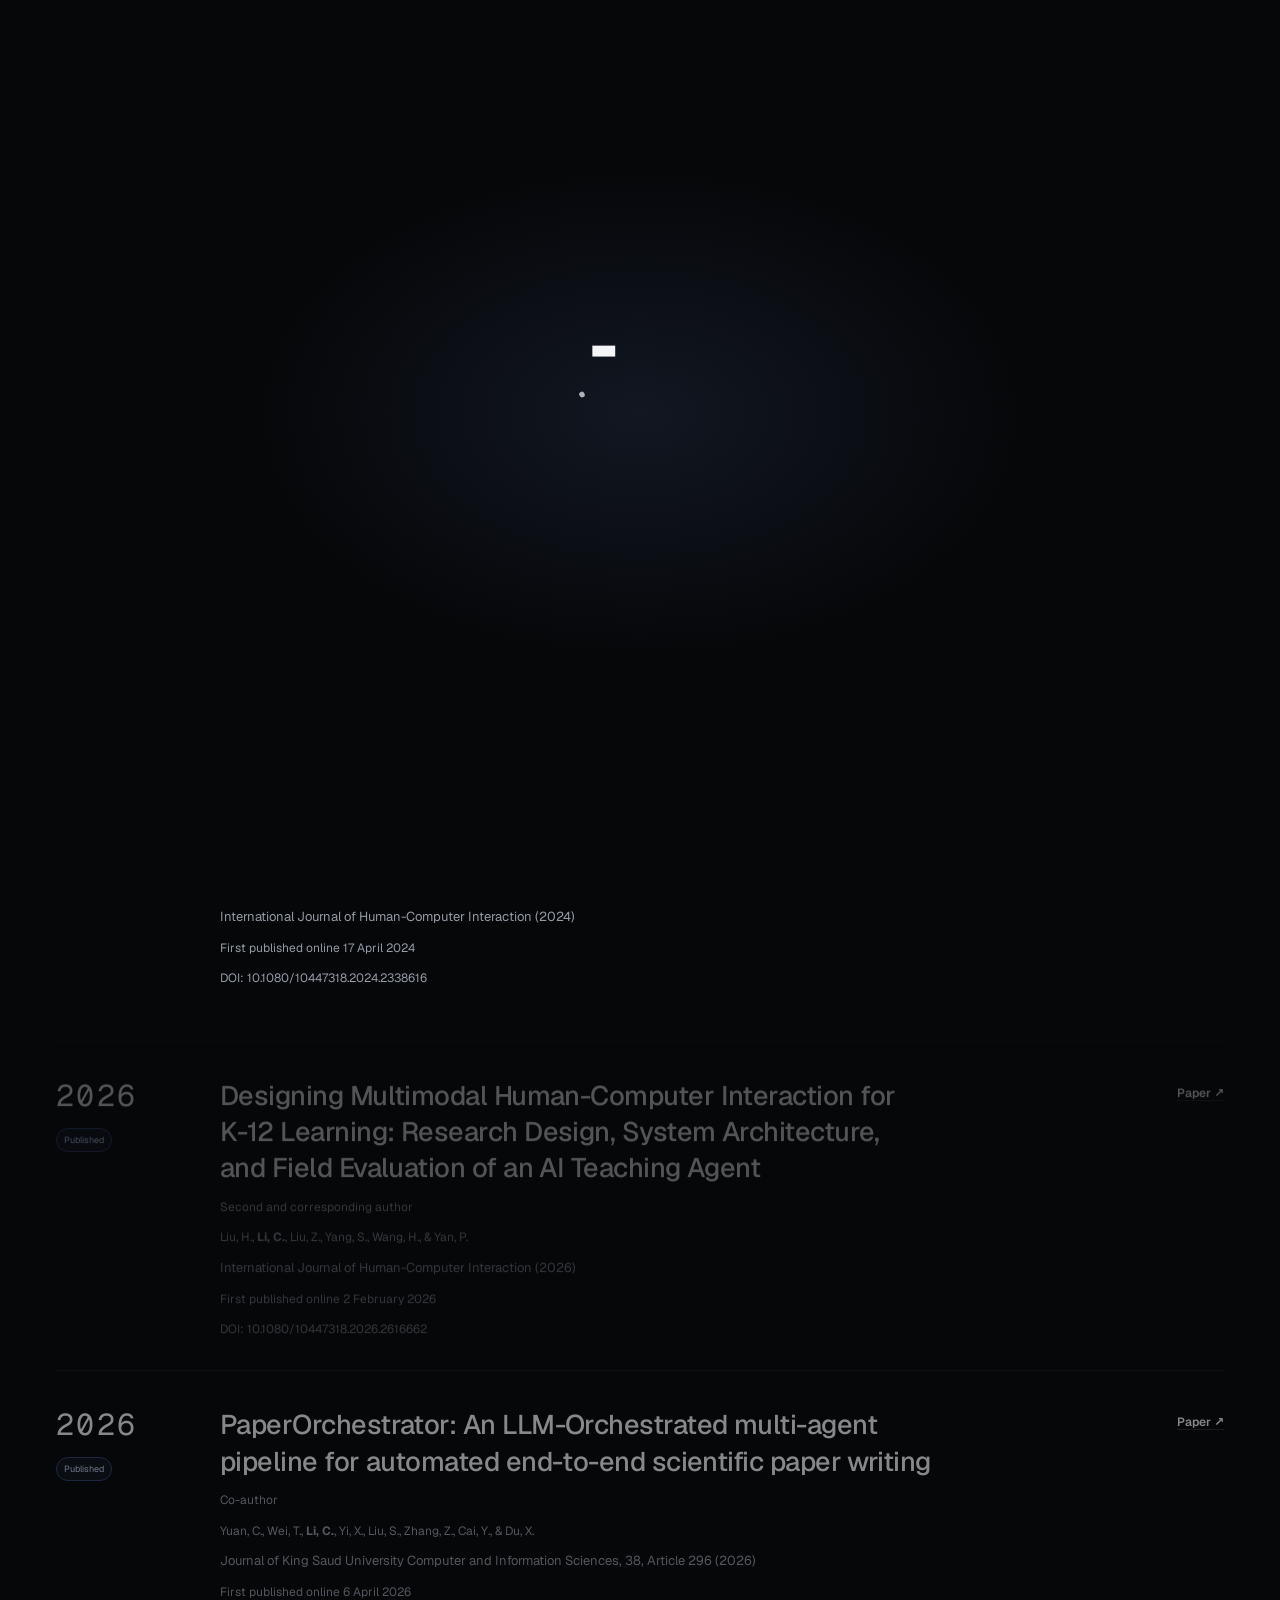
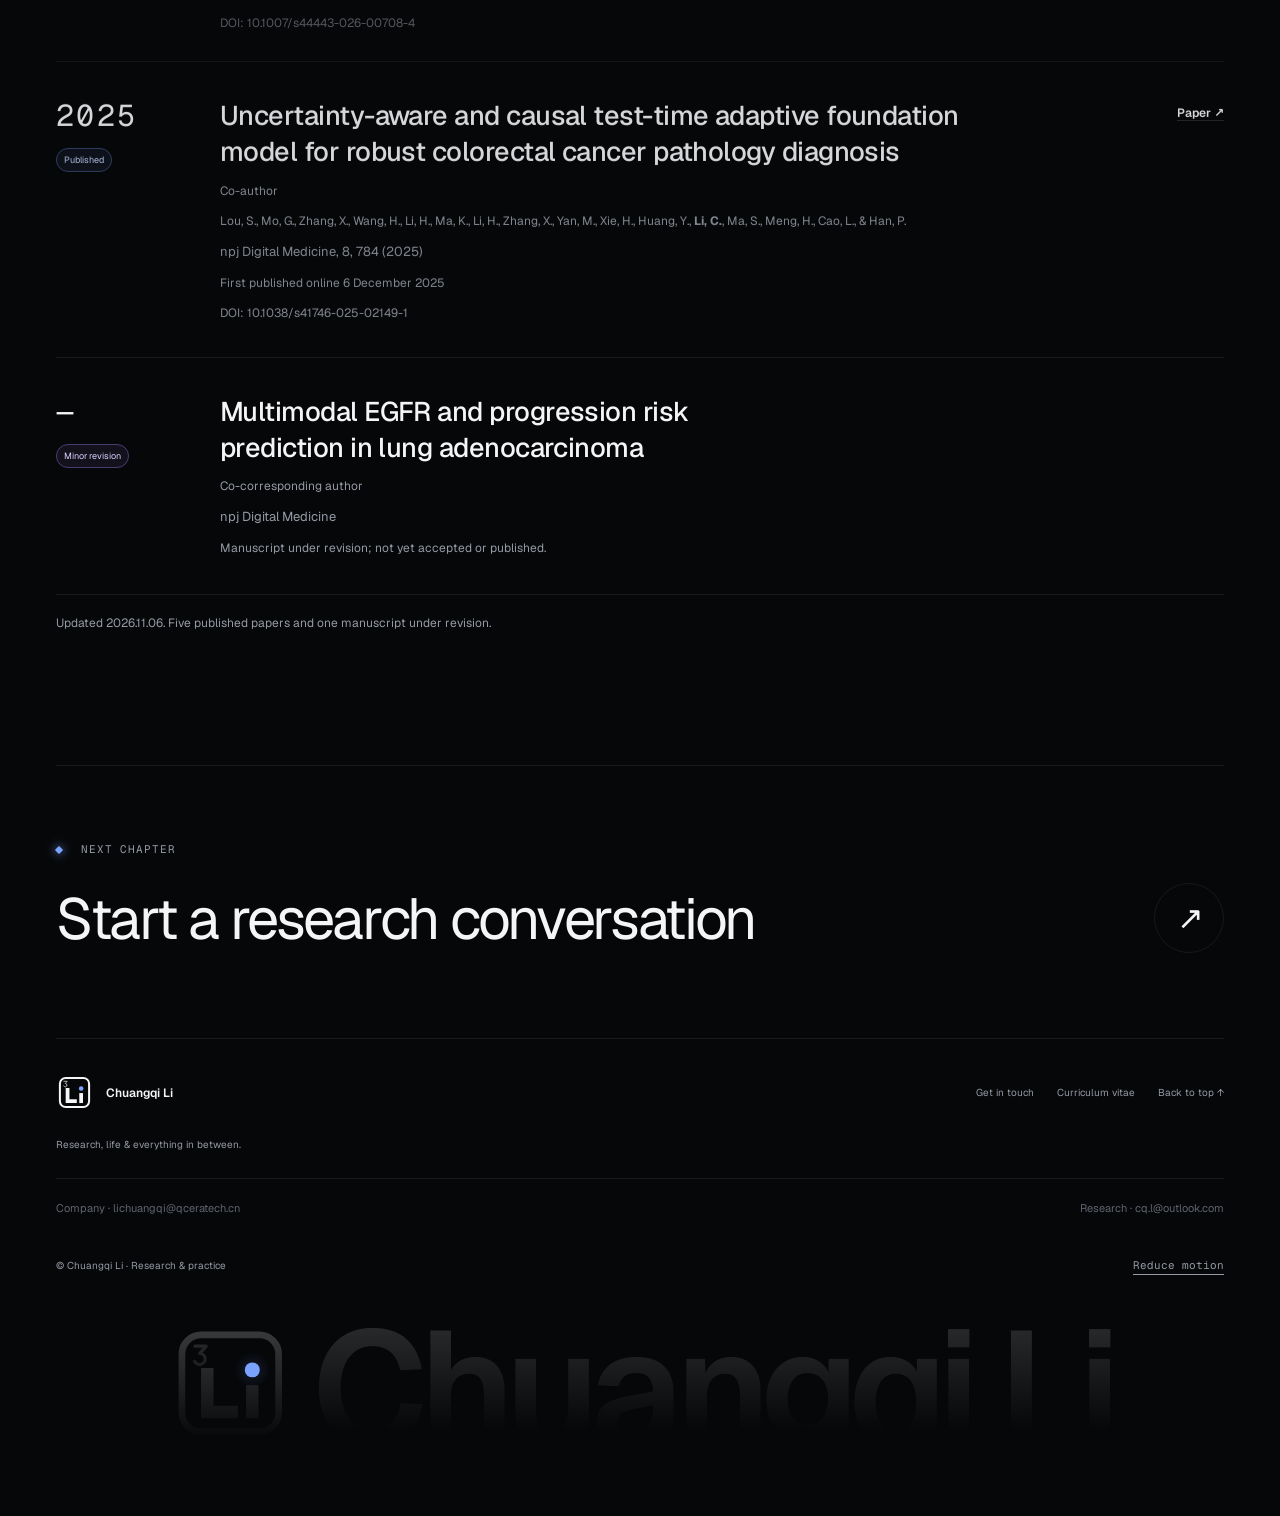
<file: docs/publications/index.html>
<!doctype html><html lang="en"><head><meta charset="utf-8"><meta http-equiv="refresh" content="0;url=../publications.html"><title>Chuangqi Li</title></head><body><a href="../publications.html">Continue / 继续浏览</a></body></html>
</file>
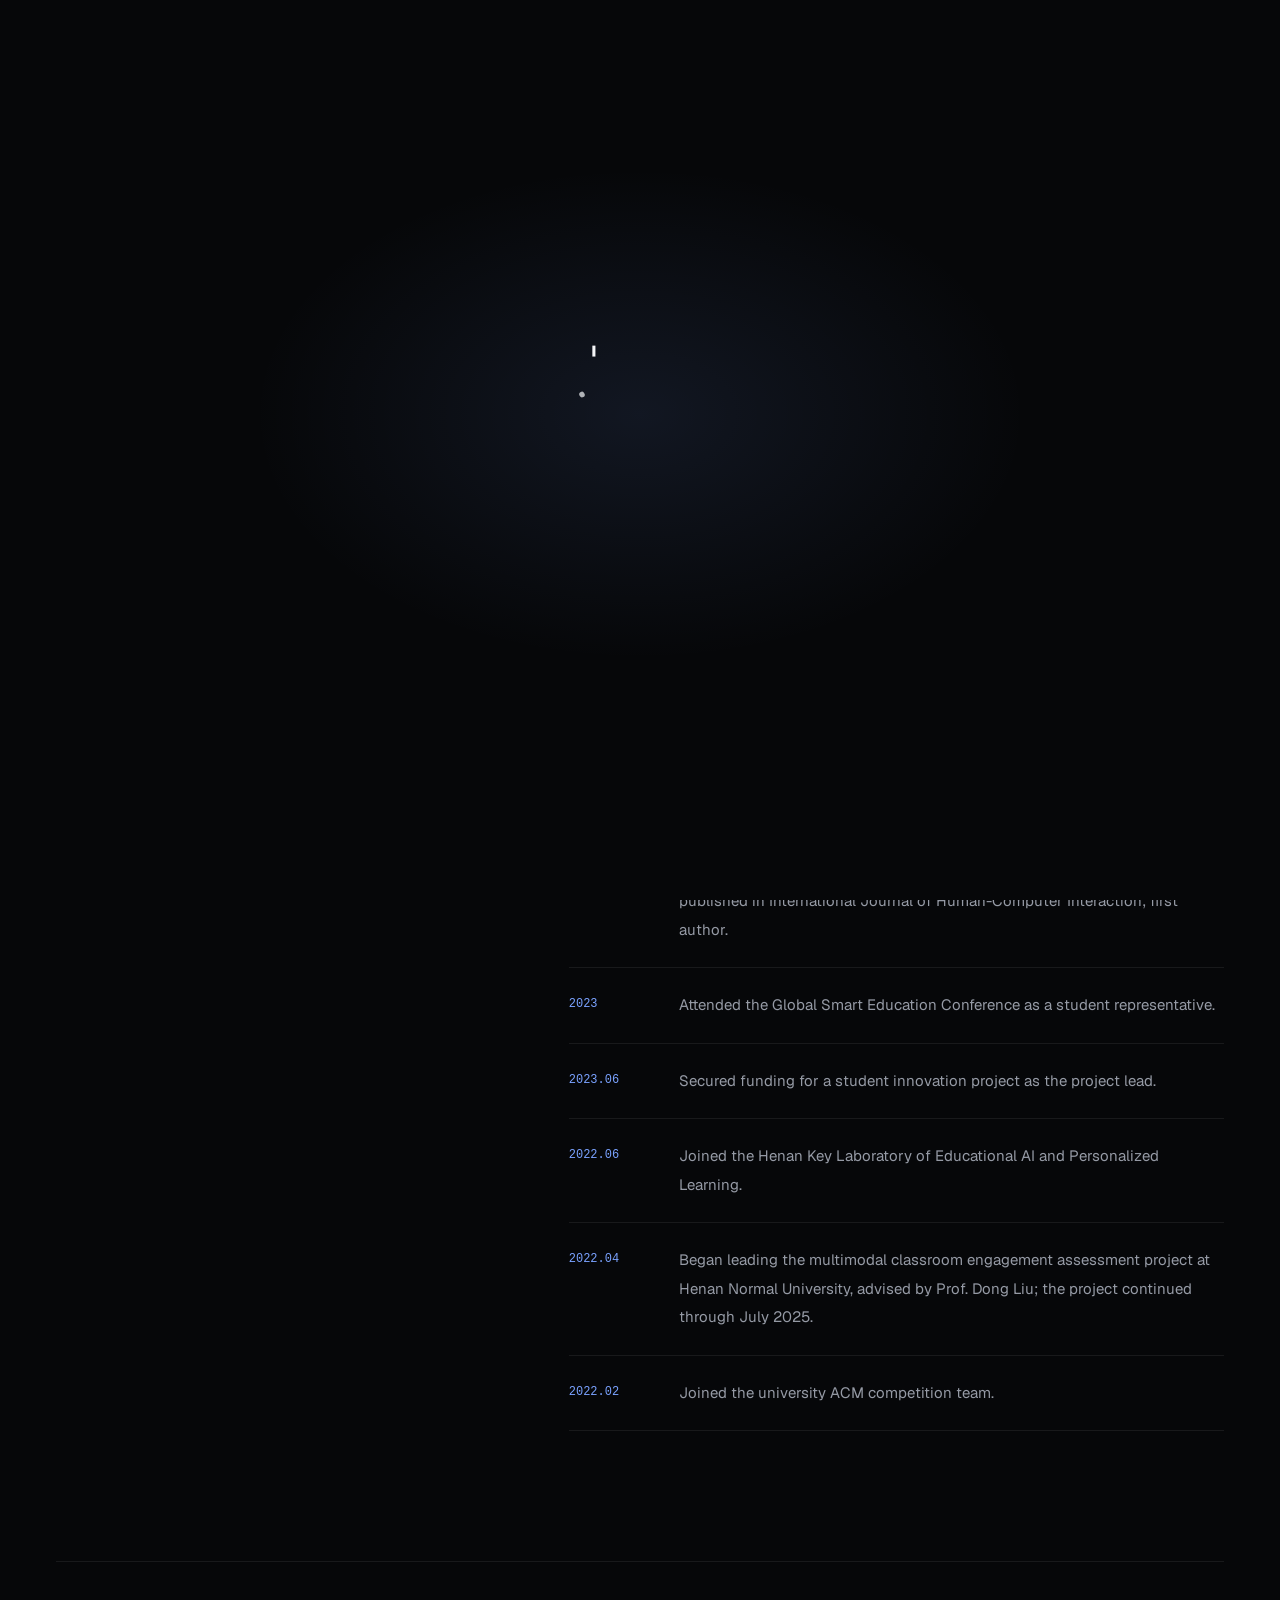
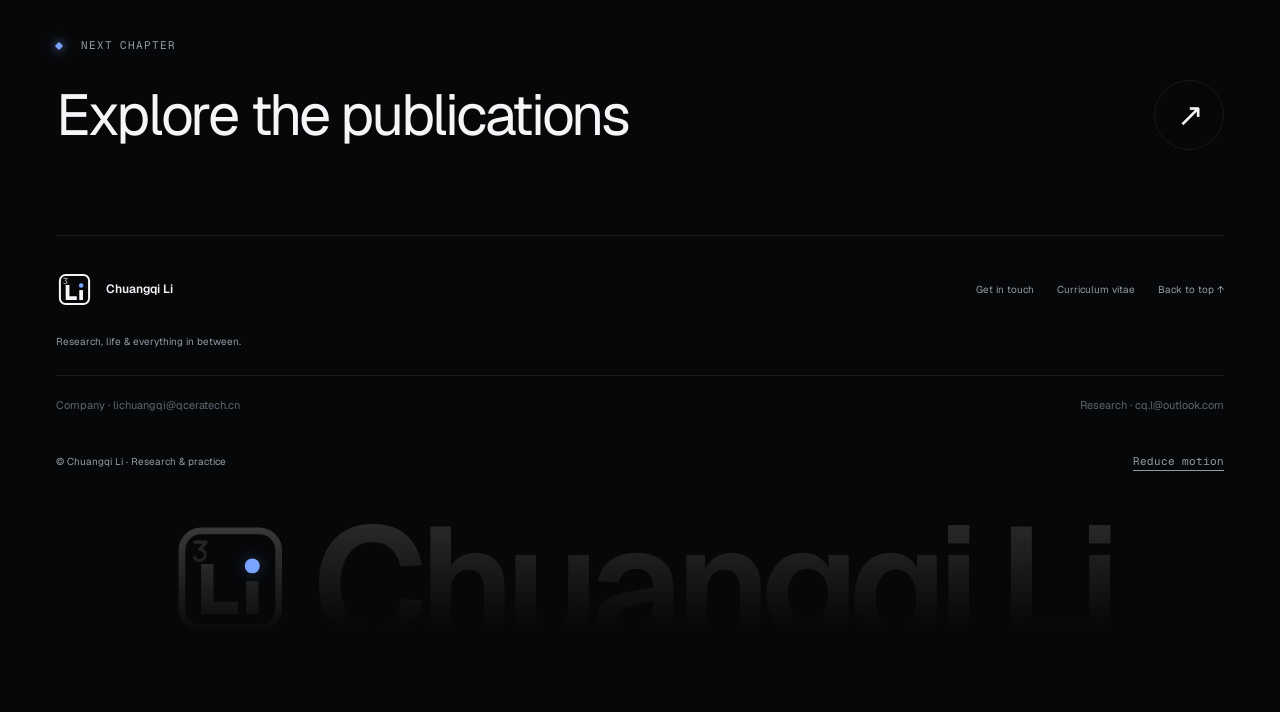
<file: docs/year-archive/index.html>
<!doctype html><html lang="en"><head><meta charset="utf-8"><meta http-equiv="refresh" content="0;url=../news.html"><title>Chuangqi Li</title></head><body><a href="../news.html">Continue / 继续浏览</a></body></html>
</file>
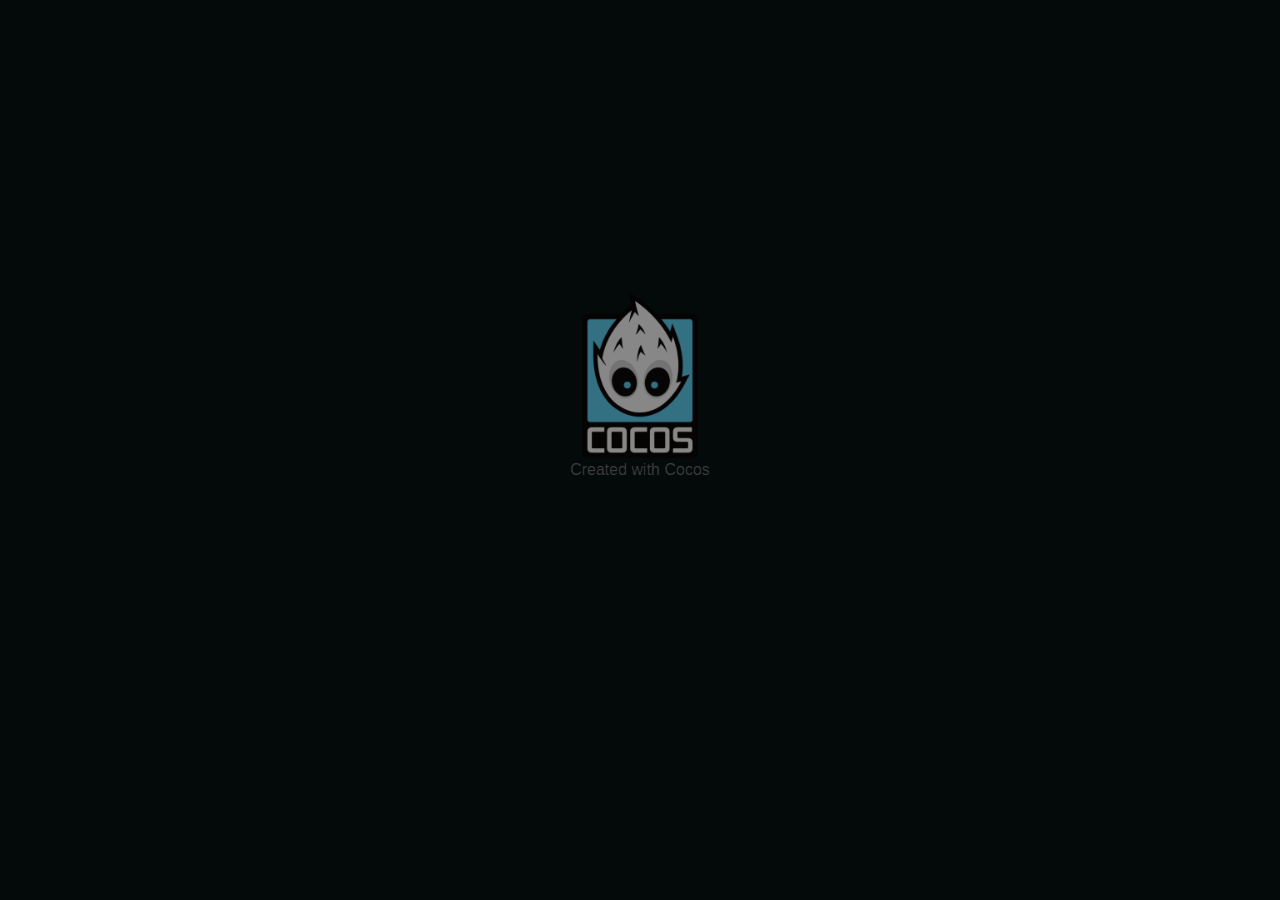
<file: docs/games/miaomiao/index.html>
<!DOCTYPE html>
<html>
<head>
  <meta charset="utf-8">

  <title>喵喵收纳馆</title>

  <!--http://www.html5rocks.com/en/mobile/mobifying/-->
  <meta name="viewport"
        content="width=device-width,user-scalable=no,initial-scale=1,minimum-scale=1,maximum-scale=1,minimal-ui=true"/>

  <!--https://developer.apple.com/library/safari/documentation/AppleApplications/Reference/SafariHTMLRef/Articles/MetaTags.html-->
  <meta name="apple-mobile-web-app-capable" content="yes">
  <meta name="mobile-web-app-capable" content="yes">
  <meta name="apple-mobile-web-app-status-bar-style" content="black-translucent">
  <meta name="format-detection" content="telephone=no">

  <!-- force webkit on 360 -->
  <meta name="renderer" content="webkit"/>
  <meta name="force-rendering" content="webkit"/>
  <!-- force edge on IE -->
  <meta http-equiv="X-UA-Compatible" content="IE=edge,chrome=1"/>
  <meta name="msapplication-tap-highlight" content="no">

  <!-- force full screen on some browser -->
  <meta name="full-screen" content="yes"/>
  <meta name="x5-fullscreen" content="true"/>
  <meta name="360-fullscreen" content="true"/>

  <!--fix fireball/issues/3568 -->
  <!--<meta name="browsermode" content="application">-->
  <meta name="x5-page-mode" content="app">

  <!--<link rel="apple-touch-icon" href=".png" />-->
  <!--<link rel="apple-touch-icon-precomposed" href=".png" />-->

  <link rel="stylesheet" type="text/css" href="style.css"/>

</head>
<body>
  <div id="GameDiv" cc_exact_fit_screen="true">
      <div id="Cocos3dGameContainer">
        <canvas id="GameCanvas" oncontextmenu="event.preventDefault()" tabindex="99"></canvas>
      </div>
    </div>
  

<!-- Polyfills bundle. -->

<script src="src/polyfills.bundle.js" charset="utf-8"> </script>


<!-- SystemJS support. -->
<script src="src/system.bundle.js" charset="utf-8"> </script>

<!-- Import map -->
<script src="src/import-map.json" type="systemjs-importmap" charset="utf-8"> </script>

<script>
    System.import('./index.js').catch(function(err) { console.error(err); })
</script>

</body>
</html>
</file>
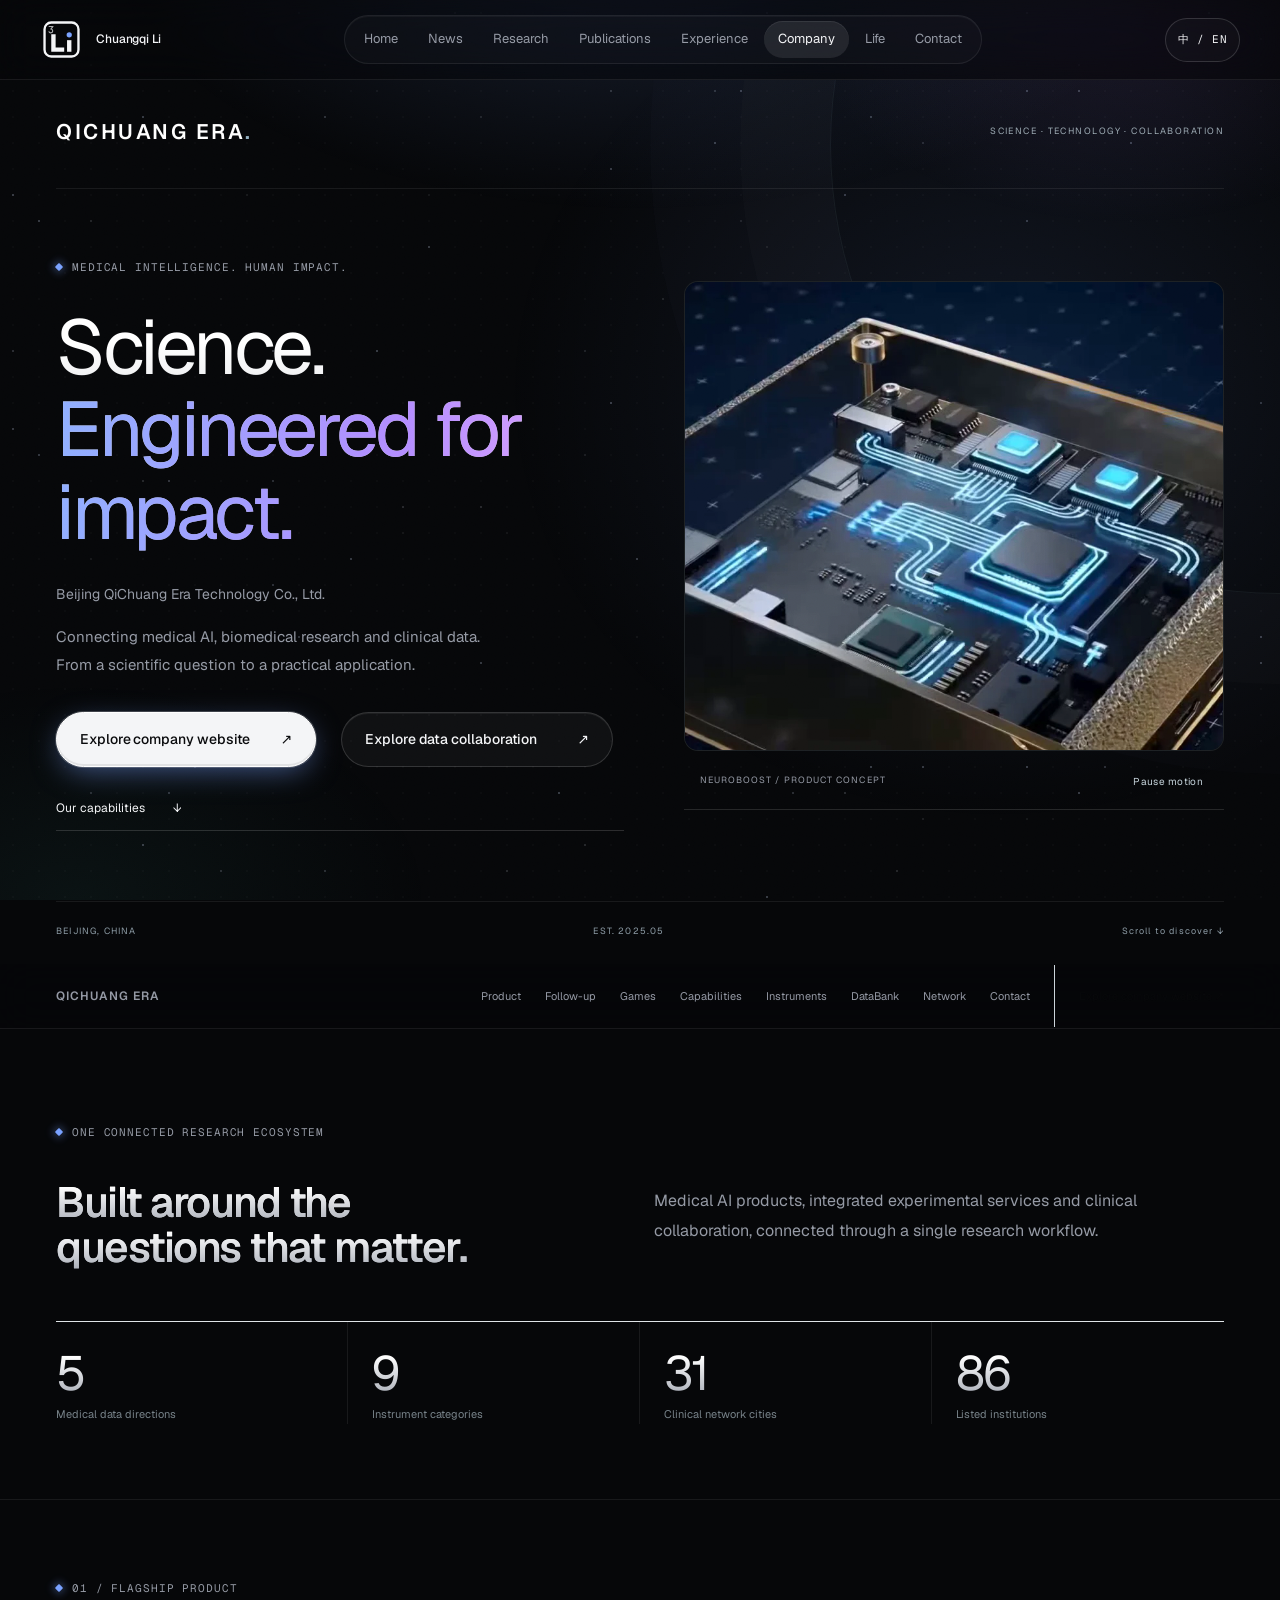
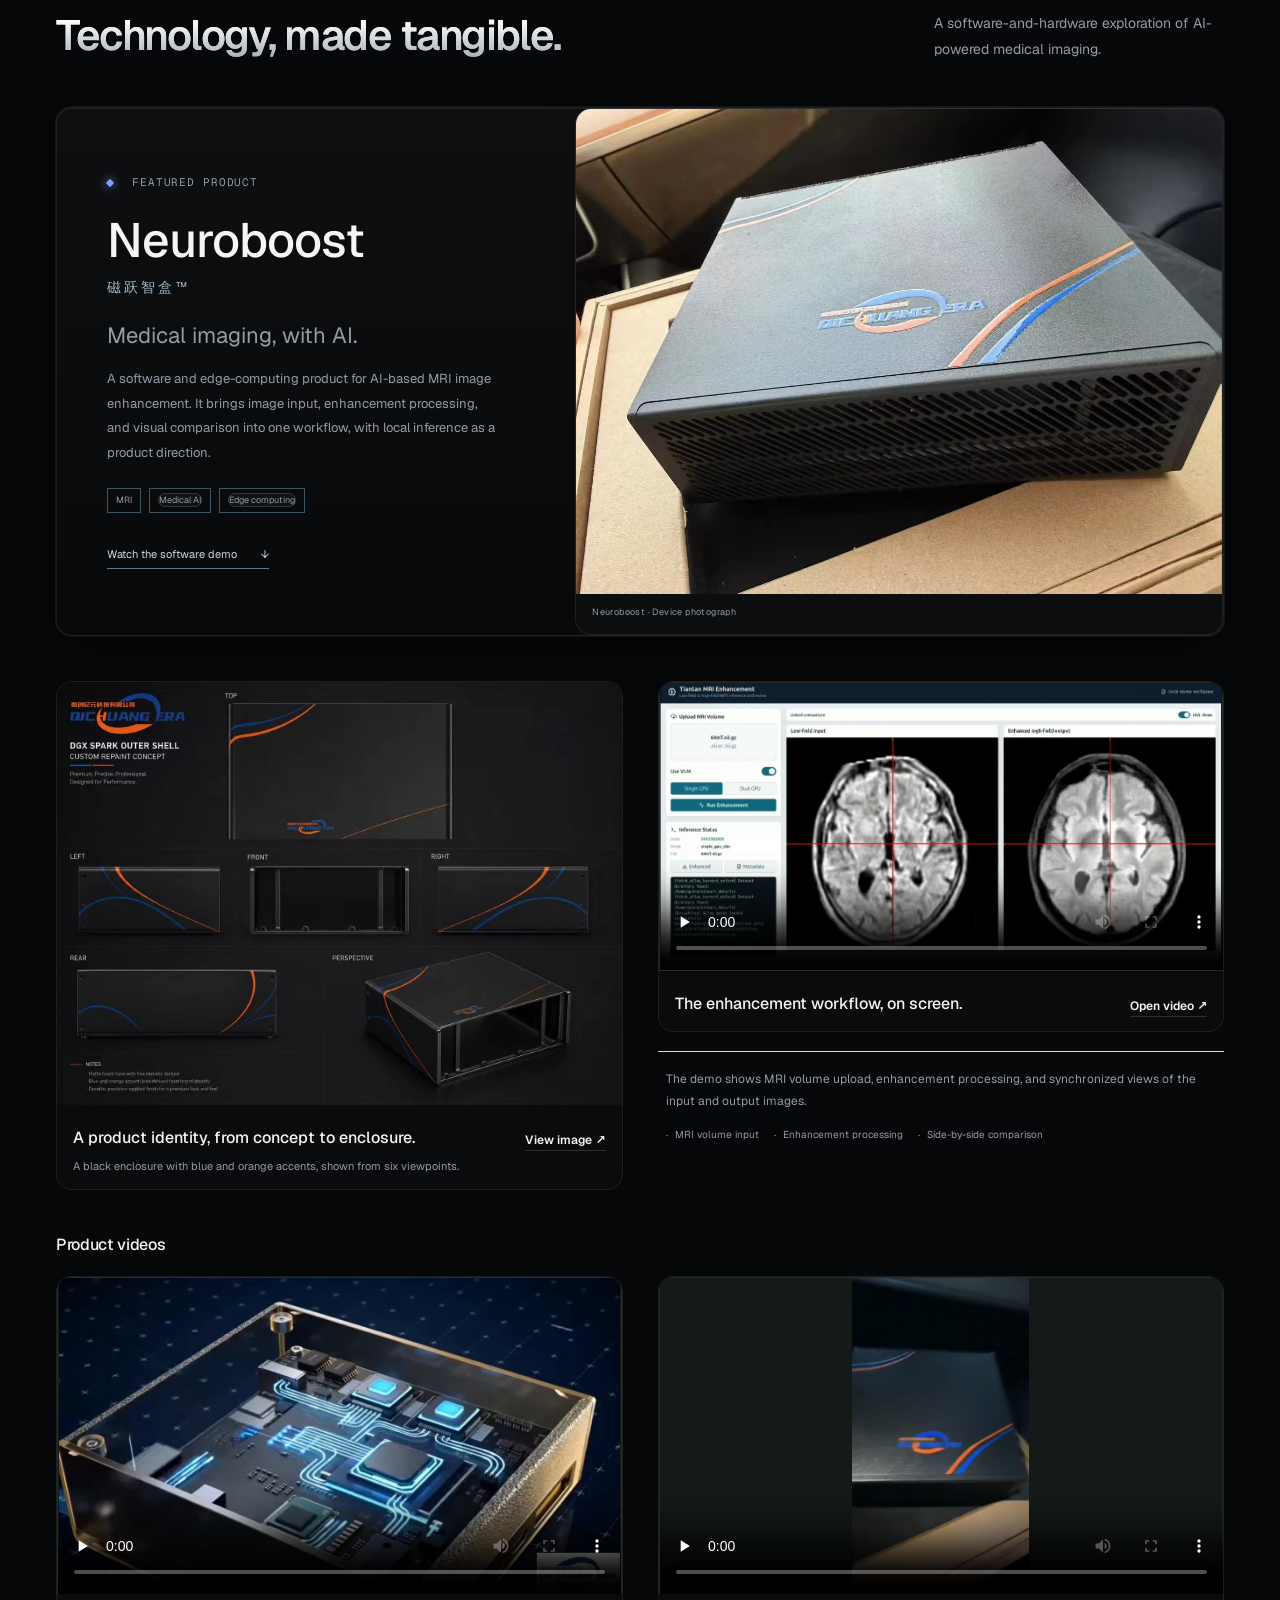
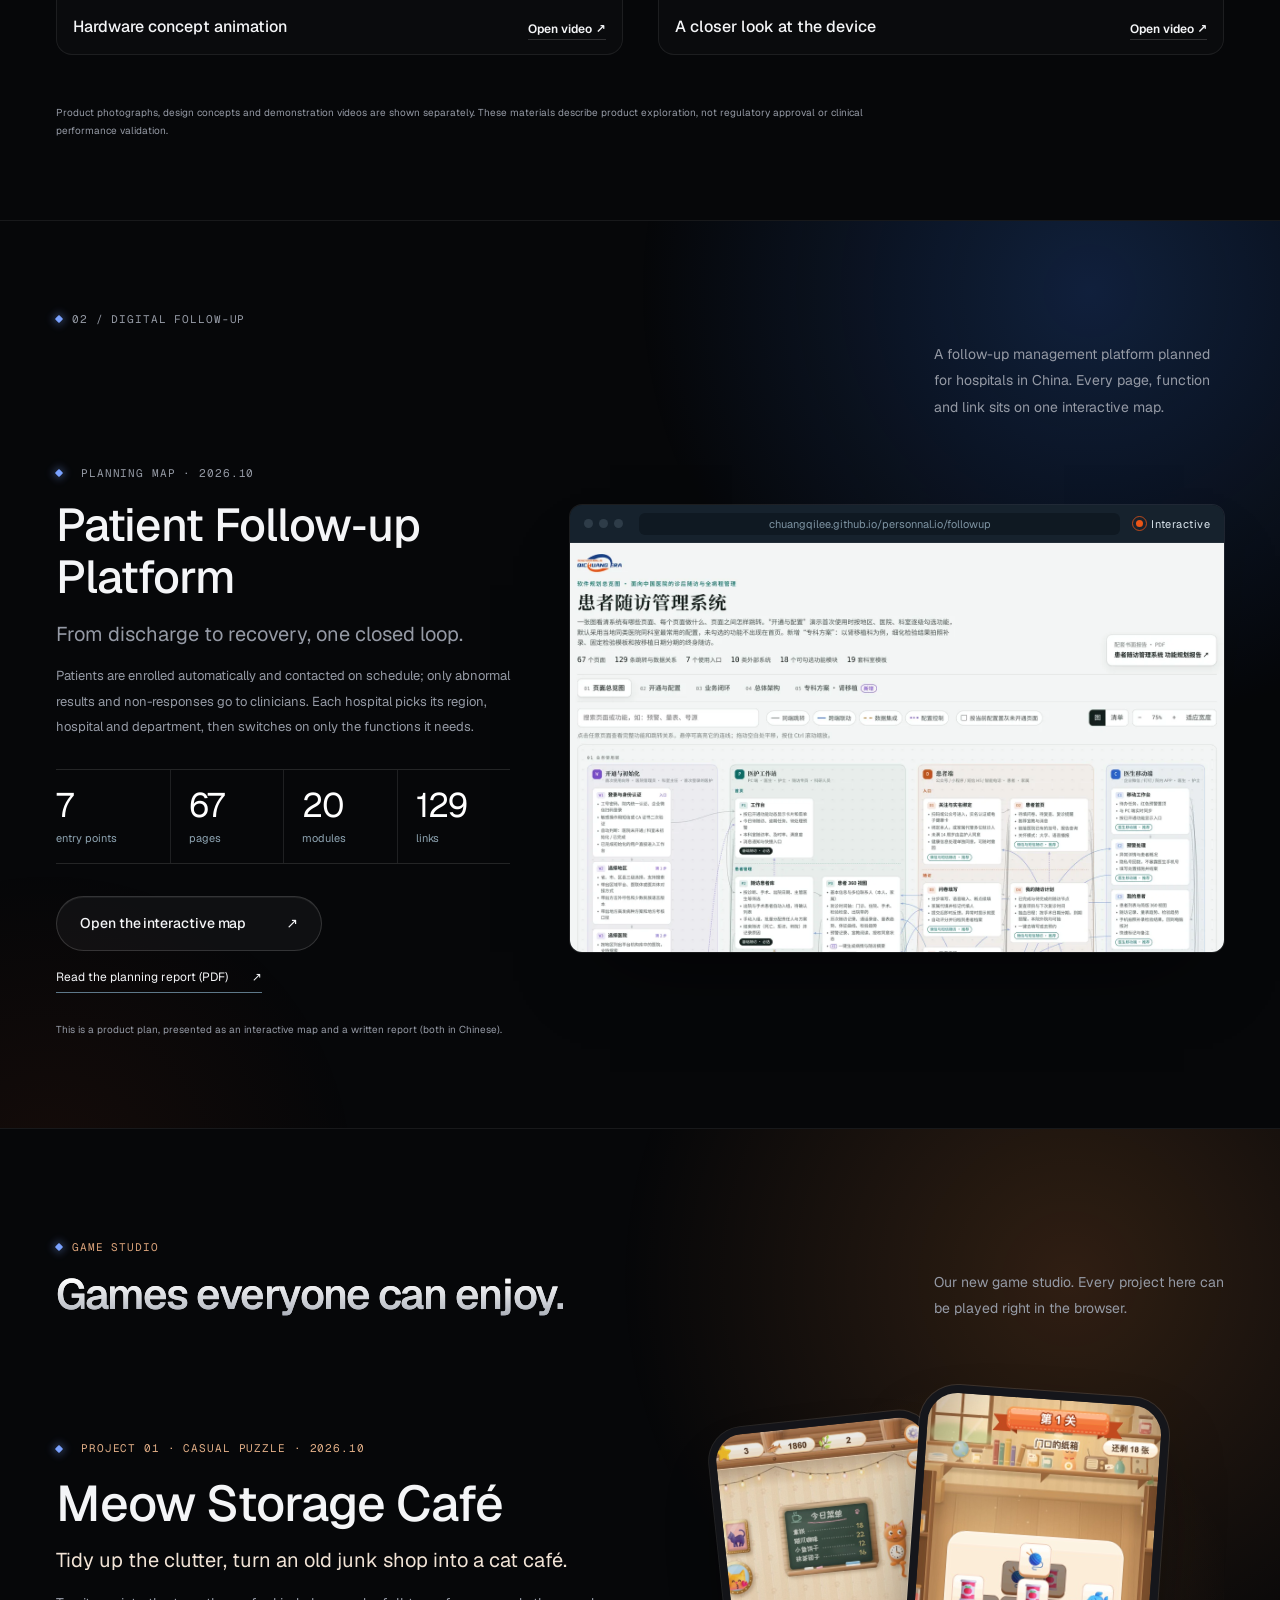
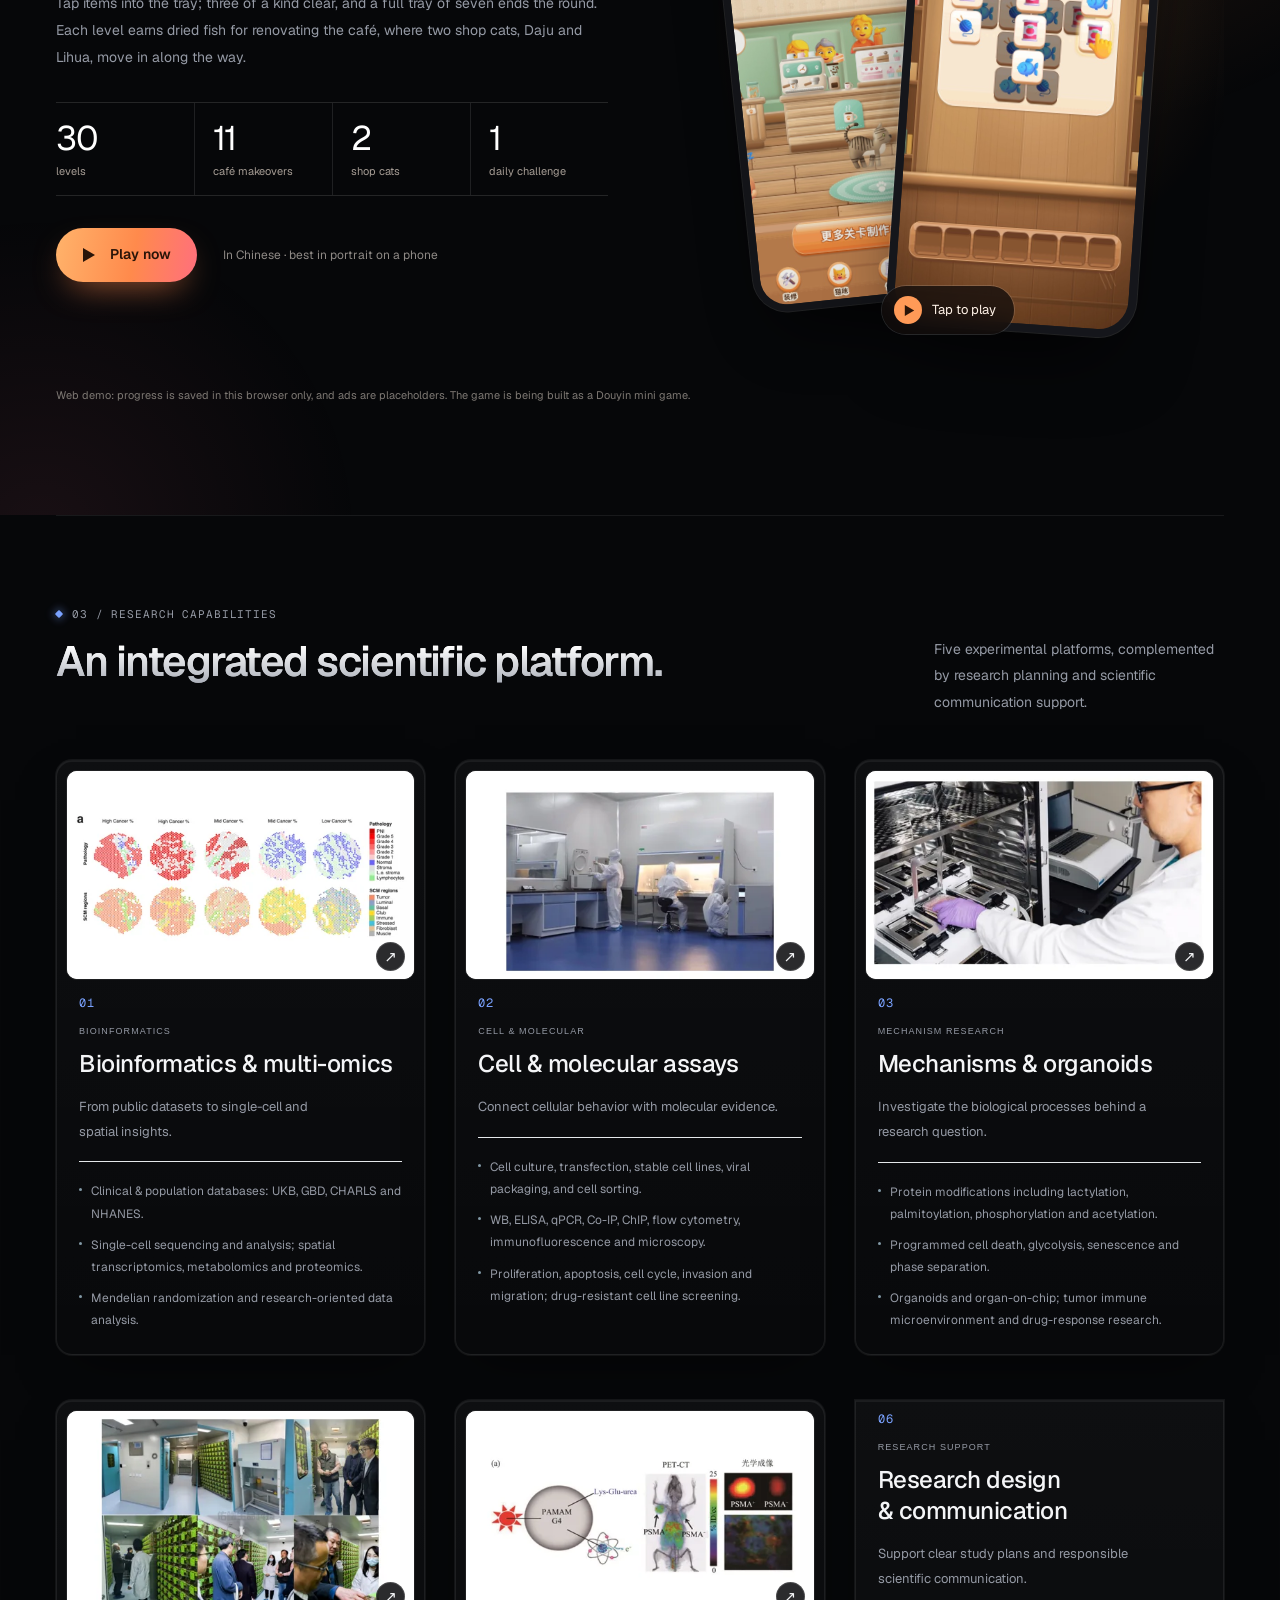
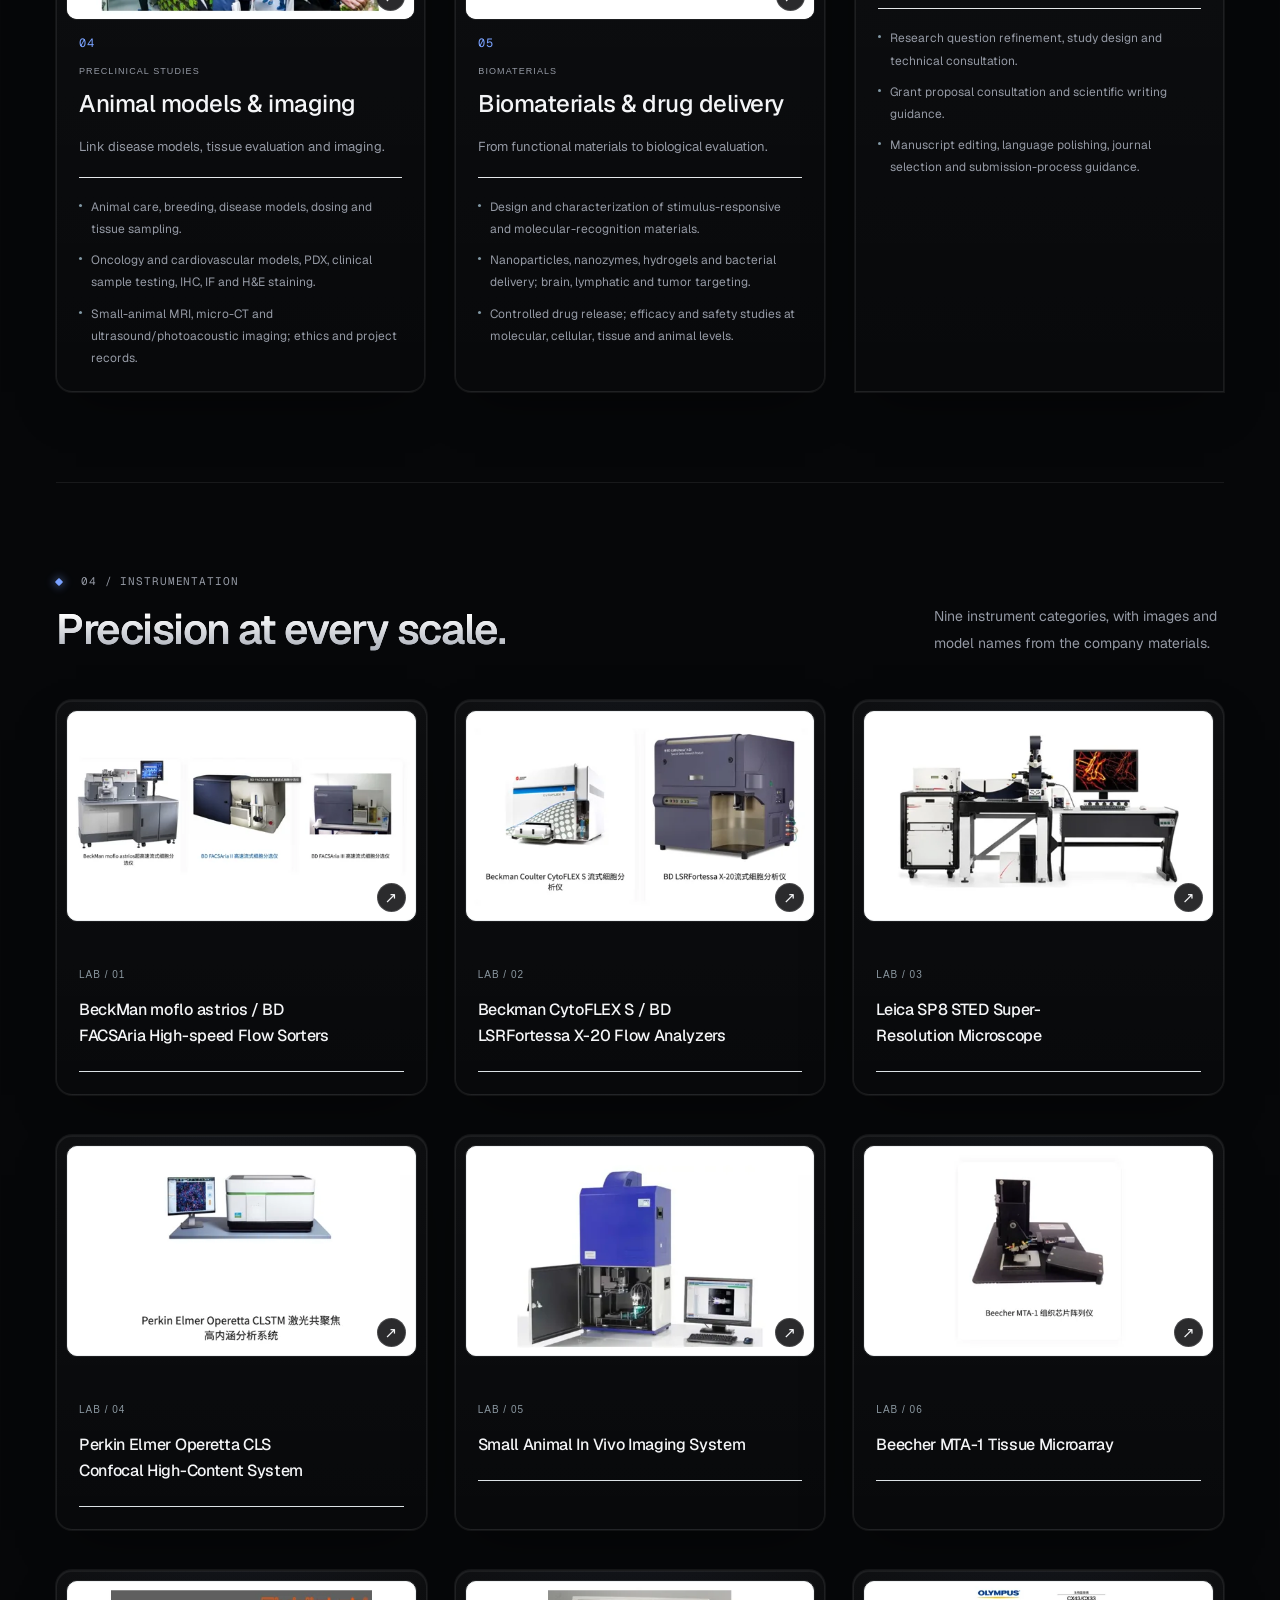
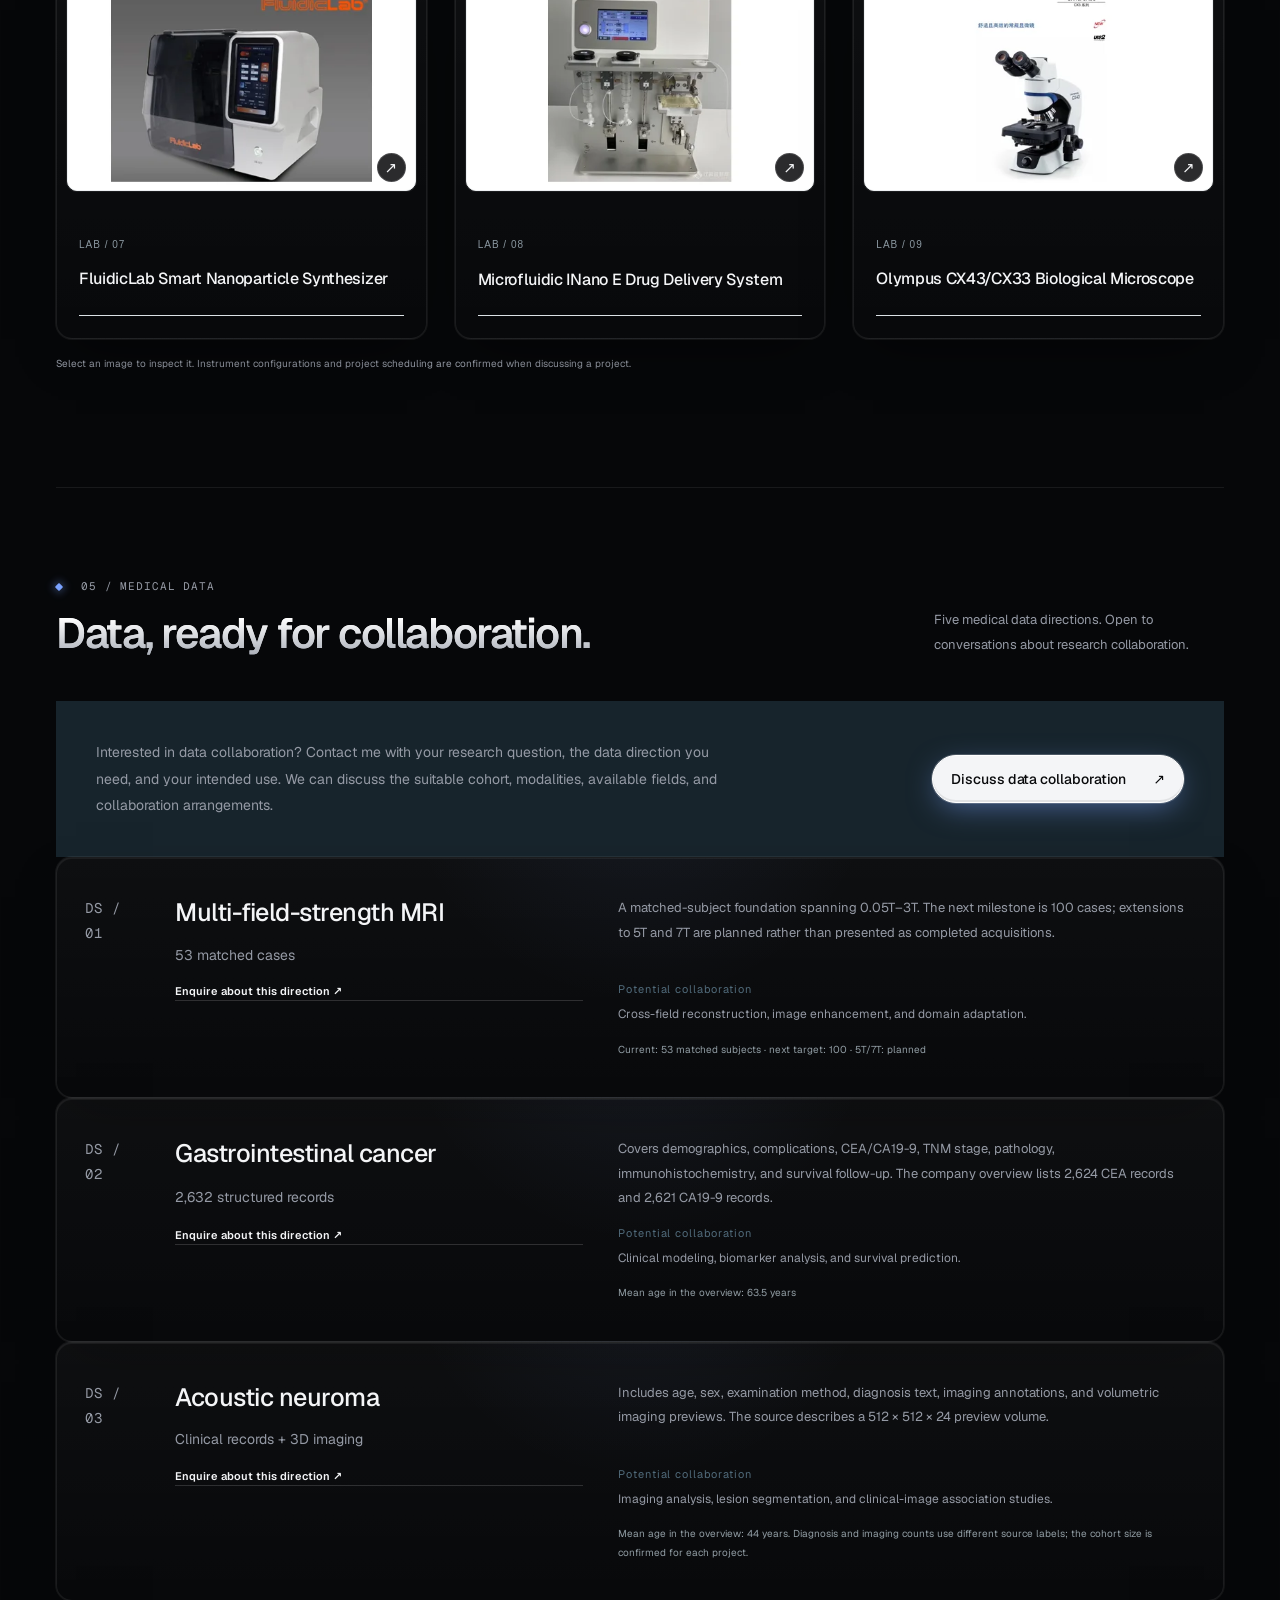
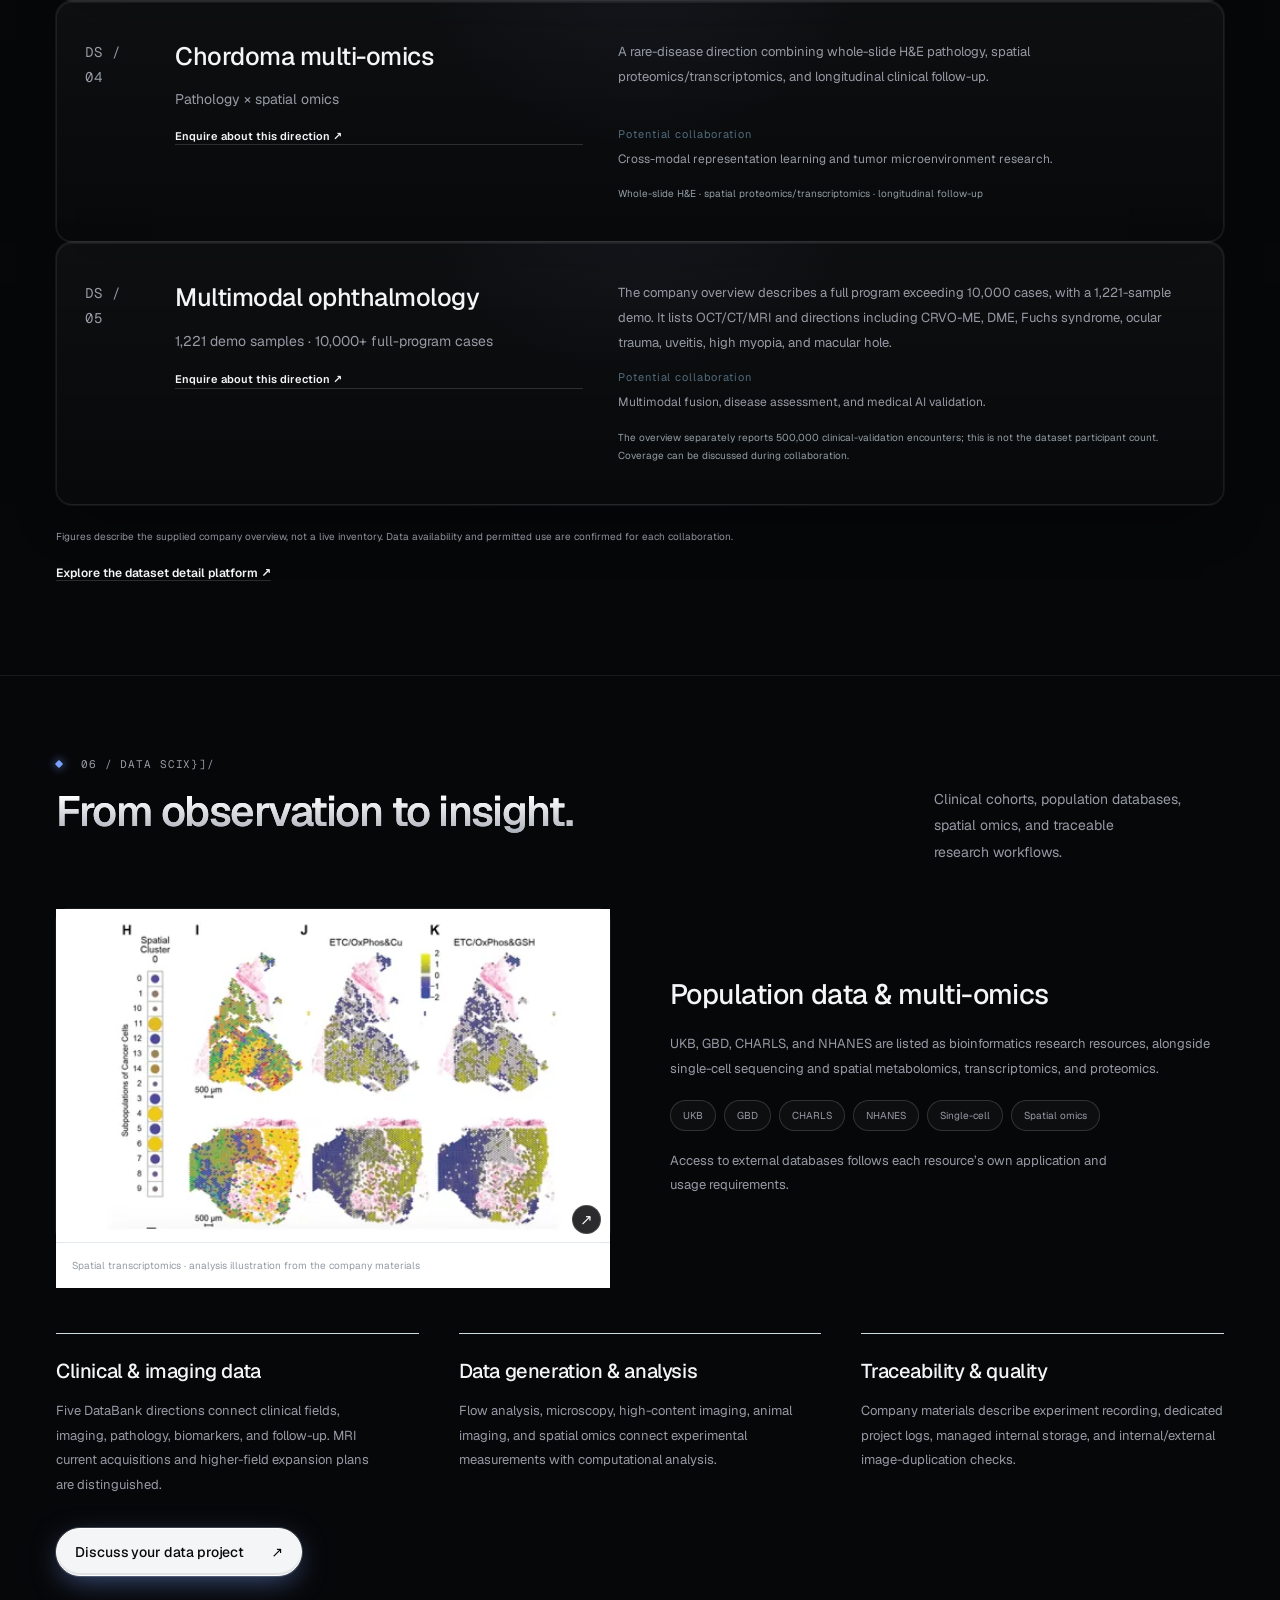
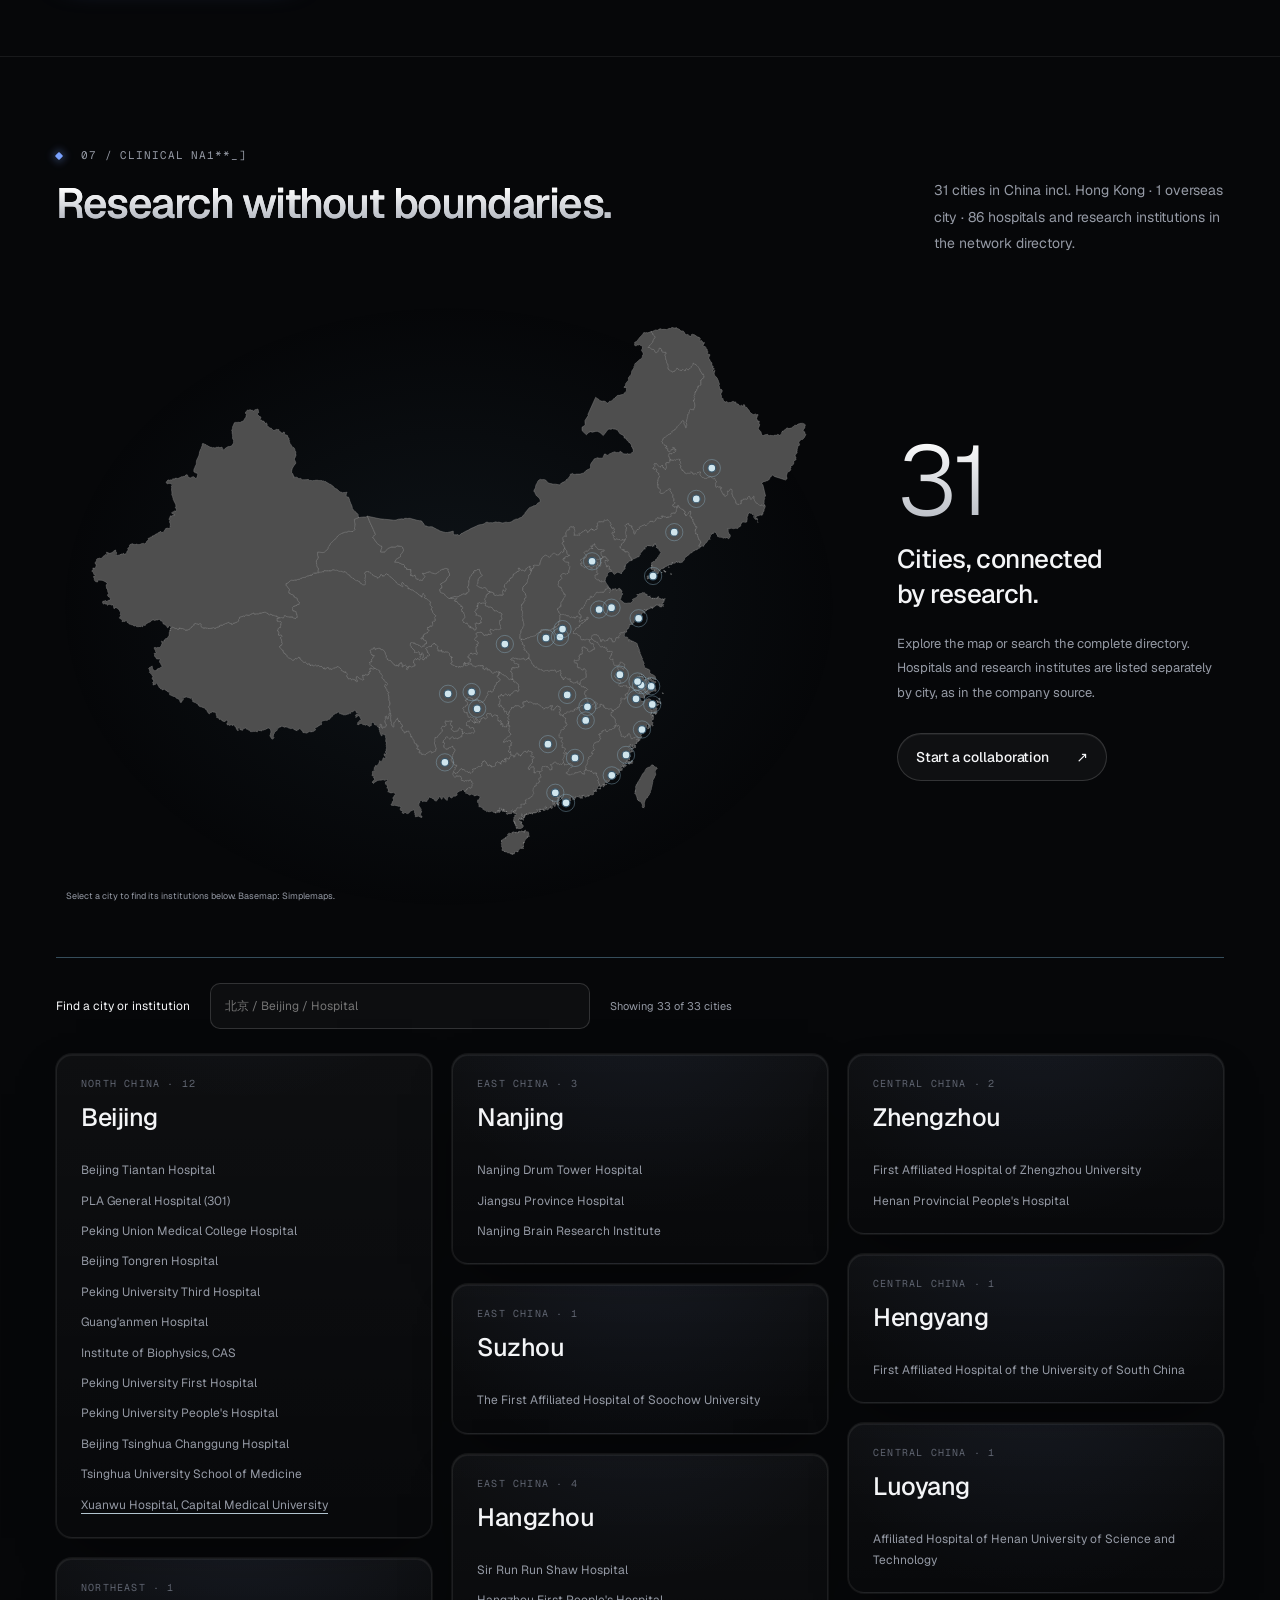
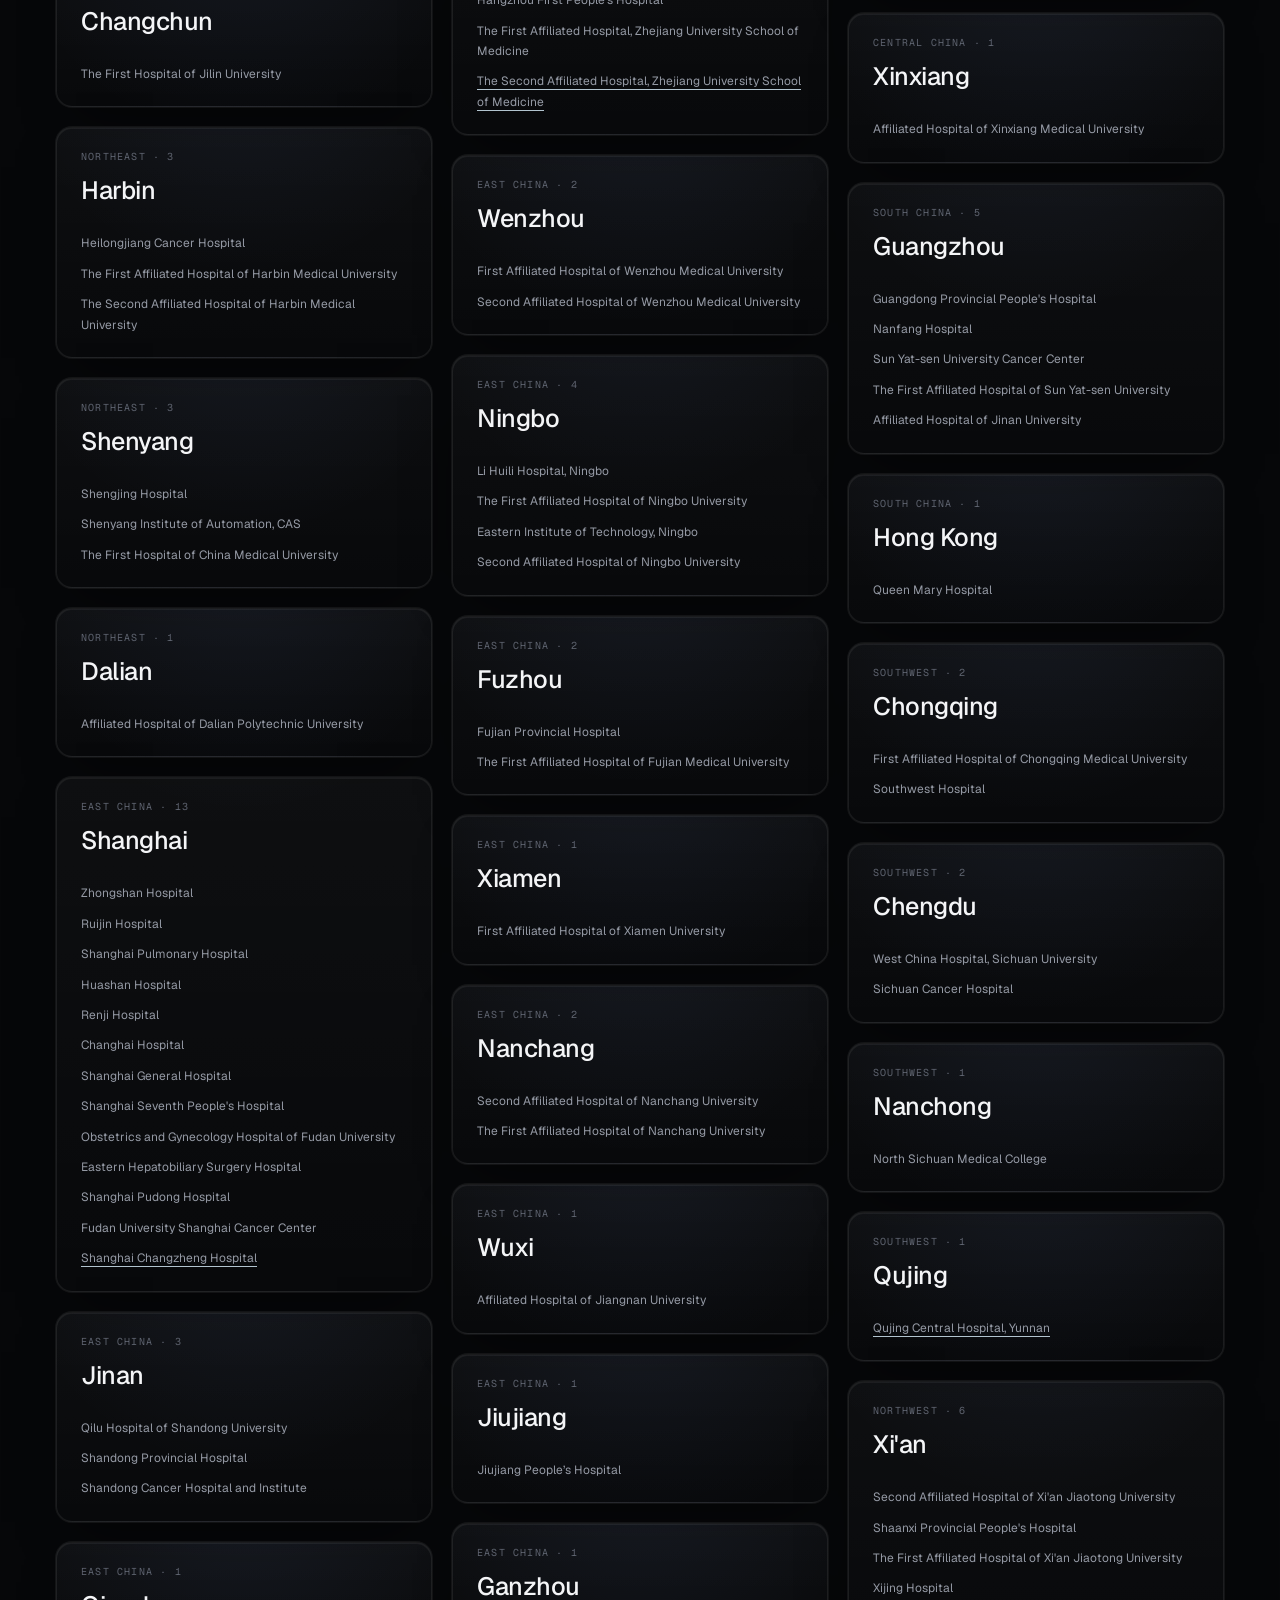
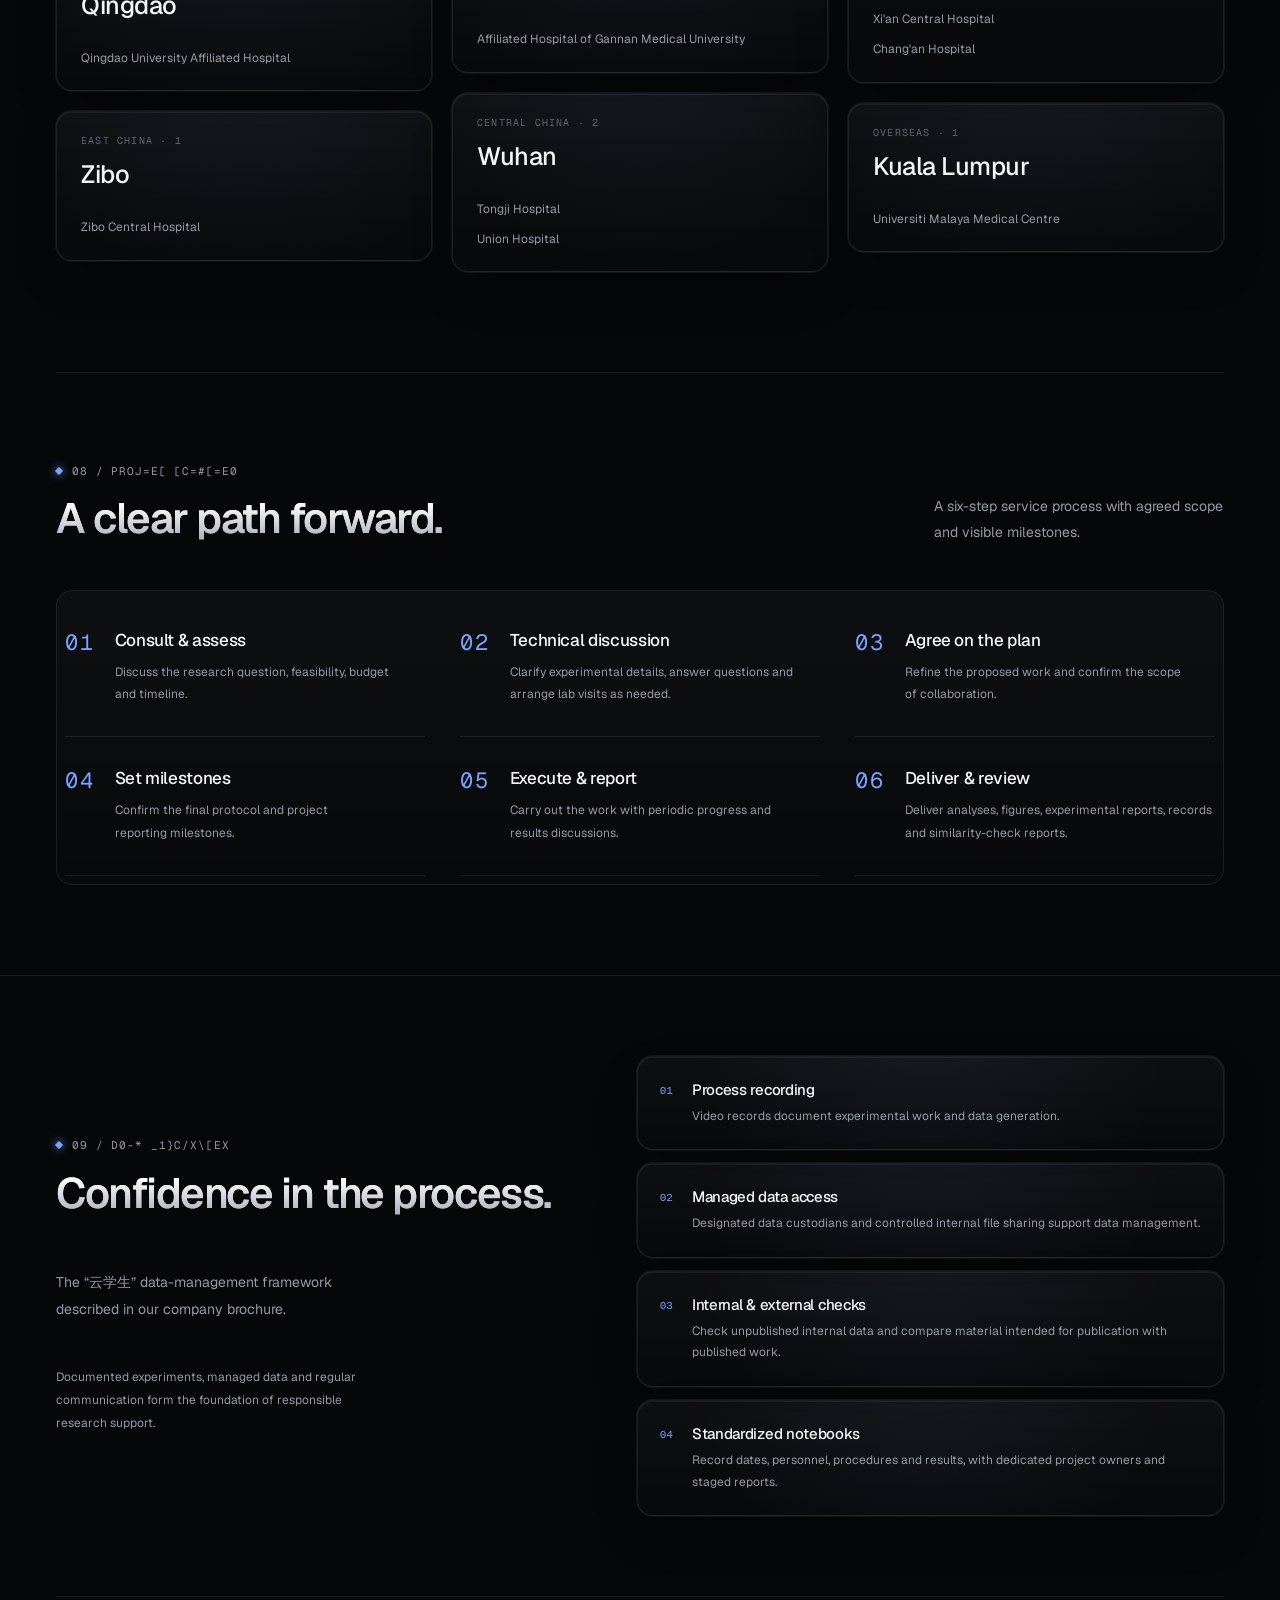
<file: docs/company.html>
<!DOCTYPE html>
<html lang="en"><head><meta charset="utf-8"><meta name="viewport" content="width=device-width,initial-scale=1"><meta name="theme-color" content="#05070d">
<title data-en="Company &amp; products — Chuangqi Li" data-zh="公司 — Chuangqi Li">Company &amp; products — Chuangqi Li</title>
<link rel="icon" href="assets/favicon.svg?v=li-mark-20261015" type="image/svg+xml"><link rel="stylesheet" href="assets/style.css"><link rel="stylesheet" href="assets/company.css"><link rel="stylesheet" href="assets/multipage.css?v=research-update"><link rel="stylesheet" href="assets/company-refresh.css?v=20260912"><script src="assets/main.js?v=20261106-cv" defer></script><link rel="stylesheet" href="assets/databank.css?v=20260912"><link rel="stylesheet" href="assets/company-evidence.css?v=20261106-company"><script src="assets/company-evidence.js?v=20261015" defer></script><link rel="stylesheet" href="assets/corporate.css?v=20261106-company"><script src="assets/corporate.js?v=20260912" defer></script><link rel="stylesheet" href="assets/site-polish.css"><meta name="description" content="Qichuang Era: Neuroboost, experimental platforms, medical data collaboration, instruments and clinical research network."><link rel="canonical" href="https://chuangqilee.github.io/personnal.io/company.html"><meta property="og:title" content="Company &amp; products — Chuangqi Li"><meta property="og:description" content="Qichuang Era: Neuroboost, experimental platforms, medical data collaboration, instruments and clinical research network."><meta property="og:url" content="https://chuangqilee.github.io/personnal.io/company.html"><meta property="og:type" content="website"><link rel="stylesheet" href="assets/edition.css?v=20261001b"><script src="assets/edition.js?v=20261001b" defer></script><link rel="stylesheet" href="assets/brand.css?v=20261001"><link rel="stylesheet" href="assets/followup-platform.css?v=20261014"><link rel="preload" href="assets/fonts/geist-latin.woff2" as="font" type="font/woff2" crossorigin><script>try{if(!sessionStorage.getItem('li-intro')&&!location.hash&&!matchMedia('(prefers-reduced-motion: reduce)').matches&&localStorage.getItem('edition-reduce-motion')!=='true'){document.documentElement.classList.add('li-intro-on');self.liIntroAt=performance.now()}}catch(e){}</script><link rel="stylesheet" href="assets/tech.css?v=20261106-profile"><link rel="stylesheet" href="assets/game-studio.css?v=20261015"><script src="assets/tech.js?v=20261106-profile" defer></script></head>
<body id="top" class="tech-site multipage detail-page page-company  corporate-page edition-site"><a class="skip-link" href="#main"><span data-en="Skip to content" data-zh="跳转到正文">Skip to content</span></a>
<header class="header"><div class="nav-wrap">
<a class="brand" href="index.html" aria-label="Chuangqi Li home"><img class="brand-mark" src="assets/monogram.svg?v=li-20261015" width="43" height="43" alt="" aria-hidden="true" decoding="async"><span class="brand-name">Chuangqi Li</span></a>
<nav aria-label="Main navigation" id="navigation"><a href="index.html"><span data-en="Home" data-zh="首页">Home</span></a><a href="news.html"><span data-en="News" data-zh="动态">News</span></a><a href="research.html"><span data-en="Research" data-zh="研究">Research</span></a><a href="publications.html"><span data-en="Publications" data-zh="论文">Publications</span></a><a href="experience.html"><span data-en="Experience" data-zh="经历">Experience</span></a><a href="company.html" class="active" aria-current="page"><span data-en="Company" data-zh="公司">Company</span></a><a href="life.html"><span data-en="Life" data-zh="生活">Life</span></a><a href="contact.html"><span data-en="Contact" data-zh="联系">Contact</span></a></nav>
<div class="nav-actions"><button class="language" id="language" type="button" aria-label="Switch to Chinese">中 / EN</button><button class="menu-toggle" type="button" aria-expanded="false" aria-controls="navigation" aria-label="Open navigation"><span></span><span></span></button></div>
</div></header><main id="main" class="page-content"><section class="corp-hero" id="company"><div class="wrap corp-brandline"><span class="corp-wordmark">QICHUANG ERA<span class="corp-brand-dot">.</span></span><span class="" data-en="SCIENCE · TECHNOLOGY · COLLABORATION" data-zh="科学 · 技术 · 协作">SCIENCE · TECHNOLOGY · COLLABORATION</span></div><div class="wrap corp-hero-grid"><div class="corp-hero-copy"><p class="corp-eyebrow">MEDICAL INTELLIGENCE. HUMAN IMPACT.</p><h1><span class="" data-en="Science." data-zh="以科学，">Science.</span><span class="corp-hero-accent"><span class="" data-en="Engineered for impact." data-zh="推动创新。">Engineered for impact.</span></span></h1><p class="corp-legal" data-en="Beijing QiChuang Era Technology Co., Ltd." data-zh="北京奇创纪元科技有限公司">Beijing QiChuang Era Technology Co., Ltd.</p><p class="corp-lead" data-en="Connecting medical AI, biomedical research and clinical data. From a scientific question to a practical application." data-zh="连接医疗人工智能、生物医学研究与临床数据，从科学问题走向实际应用。">Connecting medical AI, biomedical research and clinical data. From a scientific question to a practical application.</p><div class="corp-hero-actions"><a href="https://knewlabs.ai/" target="_blank" rel="noopener noreferrer" class="corp-official"><span data-en="Explore company website" data-zh="探寻公司主页">Explore company website</span> <span aria-hidden="true">↗</span></a><a href="#databank" class="corp-cta"><span class="" data-en="Explore data collaboration" data-zh="探索数据合作">Explore data collaboration</span> <span>↗</span></a><a href="#business" class="corp-link"><span class="" data-en="Our capabilities" data-zh="了解科研能力">Our capabilities</span> <span>↓</span></a></div></div><figure class="corp-hero-media"><video id="corp-hero-video" autoplay muted loop playsinline preload="metadata" poster="assets/company/hardware-poster.webp" aria-label="Neuroboost product concept animation / 磁跃智盒产品概念动画"><source src="assets/company/neuroboost-hardware.mp4" type="video/mp4"></source></video><figcaption><span>NEUROBOOST / PRODUCT CONCEPT</span><button type="button" id="corp-motion" aria-pressed="false"><span class="" data-en="Pause motion" data-zh="暂停动态">Pause motion</span></button></figcaption></figure></div><div class="wrap corp-hero-bottom"><span>BEIJING, CHINA</span><span>EST. 2025.05</span><a href="#company-overview"><span class="" data-en="Scroll to discover" data-zh="向下探索">Scroll to discover</span> ↓</a></div></section><nav class="qe-jump" aria-label="Company sections / 公司页面导航"><div class="wrap"><a class="corp-nav-brand" href="#company">QICHUANG ERA</a><a href="#neuroboost"><span class="" data-en="Product" data-zh="产品">Product</span></a><a href="#followup-platform"><span class="" data-en="Follow-up" data-zh="随访平台">Follow-up</span></a><a href="#game-studio"><span class="" data-en="Games" data-zh="游戏公司">Games</span></a><a href="#business"><span class="" data-en="Capabilities" data-zh="科研能力">Capabilities</span></a><a href="#equipment-gallery"><span class="" data-en="Instruments" data-zh="仪器">Instruments</span></a><a href="#databank"><span class="" data-en="DataBank" data-zh="数据">DataBank</span></a><a href="#hospital-network"><span class="" data-en="Network" data-zh="协作网络">Network</span></a><a href="#company-contact"><span class="" data-en="Contact" data-zh="合作联系">Contact</span></a><a href="https://knewlabs.ai/" target="_blank" rel="noopener noreferrer" class="corp-official"><span data-en="Explore company website" data-zh="探寻公司主页">Explore company website</span> <span aria-hidden="true">↗</span></a></div></nav><section class="wrap ev-overview" id="company-overview"><div class="corp-overview-heading"><p class="corp-eyebrow">ONE CONNECTED RESEARCH ECOSYSTEM</p><h2 class="" data-en="Built around the questions that matter." data-zh="围绕值得探索的问题，构建完整科研能力。">Built around the questions that matter.</h2><p class="" data-en="Medical AI products, integrated experimental services and clinical collaboration, connected through a single research workflow." data-zh="将医疗 AI 产品、一体化实验服务与临床协作，连接为完整的研究流程。">Medical AI products, integrated experimental services and clinical collaboration, connected through a single research workflow.</p></div><div class="ev-numbers"><a href="#databank"><strong>5</strong><span class="" data-en="Medical data directions" data-zh="医疗数据方向">Medical data directions</span></a><a href="#equipment-gallery"><strong>9</strong><span class="" data-en="Instrument categories" data-zh="仪器类别">Instrument categories</span></a><a href="#hospital-network"><strong>31</strong><span class="" data-en="Clinical network cities" data-zh="临床协作城市">Clinical network cities</span></a><a href="#hospital-network"><strong>86</strong><span class="" data-en="Listed institutions" data-zh="资料所列协作单位">Listed institutions</span></a></div></section><section class="qe-product-section" id="neuroboost"><div class="wrap"><div class="qe-section-heading"><div><p class="qe-kicker">01 / FLAGSHIP PRODUCT</p><h2 data-en="Technology, made tangible." data-zh="让技术，成为产品。">Technology, made tangible.</h2></div><p class="qe-section-desc" data-en="A software-and-hardware exploration of AI-powered medical imaging." data-zh="将 AI 影像增强、交互软件与边缘计算连接起来的软硬件产品探索。">A software-and-hardware exploration of AI-powered medical imaging.</p></div>    <article class="neuroboost-feature" aria-labelledby="neuroboost-heading">
      <div class="neuroboost-copy">
        <p class="eyebrow"><span data-en="FEATURED PRODUCT" data-zh="代表产品">FEATURED PRODUCT</span></p>
        <h3 id="neuroboost-heading">Neuroboost<span class="neuroboost-name">磁跃智盒™</span></h3>
        <p class="neuroboost-tagline" data-en="Medical imaging, with AI." data-zh="以 AI 探索医学影像增强。">Medical imaging, with AI.</p>
        <p class="neuroboost-description" data-en="A software and edge-computing product for AI-based MRI image enhancement. It brings image input, enhancement processing, and visual comparison into one workflow, with local inference as a product direction." data-zh="面向 MRI 图像增强的软硬件产品，将影像输入、AI 增强处理与可视化对比串联为统一流程，并以本地推理作为产品方向。">A software and edge-computing product for AI-based MRI image enhancement. It brings image input, enhancement processing, and visual comparison into one workflow, with local inference as a product direction.</p>
        <ul class="neuroboost-tags"><li>MRI</li><li><span data-en="Medical AI" data-zh="医疗 AI">Medical AI</span></li><li><span data-en="Edge computing" data-zh="边缘计算">Edge computing</span></li></ul>
        <a class="neuroboost-demo-link" href="#neuroboost-software"><span data-en="Watch the software demo" data-zh="观看软件演示">Watch the software demo</span> <span aria-hidden="true">↓</span></a>
      </div>
      <figure class="neuroboost-photo">
        <img src="assets/company/neuroboost-device.webp" width="1276" height="958" alt="Neuroboost device with a black enclosure and blue and orange Qichuang Era branding / 磁跃智盒实机" loading="lazy" decoding="async">
        <figcaption><span data-en="Neuroboost · Device photograph" data-zh="磁跃智盒 · 实机照片">Neuroboost · Device photograph</span></figcaption>
      </figure>
    </article>
    <div class="company-showcase">
      <figure class="company-media company-design">
        <a href="assets/company/neuroboost-design.webp" target="_blank" rel="noopener noreferrer" aria-label="Open full enclosure design image / 查看完整外观设计图"><img src="assets/company/neuroboost-design.webp" width="1448" height="1086" alt="Qichuang Era enclosure design concept with top, front, side, rear, and perspective views / 奇创纪元品牌机箱外观设计方案" loading="lazy" decoding="async"></a>
        <figcaption><div><h4 data-en="A product identity, from concept to enclosure." data-zh="从外观概念到实机。">A product identity, from concept to enclosure.</h4><p data-en="A black enclosure with blue and orange accents, shown from six viewpoints." data-zh="黑色机身与蓝橙色品牌线条，展示六个视角的外观设计。">A black enclosure with blue and orange accents, shown from six viewpoints.</p></div><a class="text-link" href="assets/company/neuroboost-design.webp" target="_blank" rel="noopener noreferrer"><span data-en="View image" data-zh="查看大图">View image</span> <span aria-hidden="true">↗</span></a></figcaption>
      </figure>
      <div id="neuroboost-software">
        <figure class="company-media company-video">
      <video controls playsinline preload="none" poster="assets/company/software-poster.webp" style="aspect-ratio:1280 / 656" aria-label="Neuroboost MRI enhancement software demonstration / MRI 影像增强软件演示">
        <source src="assets/company/neuroboost-software.mp4" type="video/mp4">
        <a href="assets/company/neuroboost-software.mp4"><span data-en="Open the video" data-zh="打开视频">Open the video</span></a>
      </source></video>
      <figcaption><div><h4 data-en="The enhancement workflow, on screen." data-zh="影像增强流程演示。">The enhancement workflow, on screen.</h4></div><a class="text-link" href="assets/company/neuroboost-software.mp4" target="_blank" rel="noopener noreferrer"><span data-en="Open video" data-zh="打开视频">Open video</span> <span aria-hidden="true">↗</span></a></figcaption>
    </figure>
        <div class="software-context">
          <p data-en="The demo shows MRI volume upload, enhancement processing, and synchronized views of the input and output images." data-zh="演示涵盖 MRI 影像上传、增强处理，以及输入与输出影像的同步查看。">The demo shows MRI volume upload, enhancement processing, and synchronized views of the input and output images.</p>
          <ul><li><span data-en="MRI volume input" data-zh="MRI 影像输入">MRI volume input</span></li><li><span data-en="Enhancement processing" data-zh="增强处理">Enhancement processing</span></li><li><span data-en="Side-by-side comparison" data-zh="并排对比查看">Side-by-side comparison</span></li></ul>
        </div>
      </div>
    </div>
    <div class="company-more"><h3 class="expanded-heading" data-en="Product videos" data-zh="产品视频">Product videos</h3>
      <div class="company-video-grid">
        <figure class="company-media company-video">
      <video controls playsinline preload="none" poster="assets/company/hardware-poster.webp" style="aspect-ratio:16 / 9" aria-label="Neuroboost hardware concept animation / 硬件概念动画">
        <source src="assets/company/neuroboost-hardware.mp4" type="video/mp4">
        <a href="assets/company/neuroboost-hardware.mp4"><span data-en="Open the video" data-zh="打开视频">Open the video</span></a>
      </source></video>
      <figcaption><div><h4 data-en="Hardware concept animation" data-zh="硬件概念动画">Hardware concept animation</h4></div><a class="text-link" href="assets/company/neuroboost-hardware.mp4" target="_blank" rel="noopener noreferrer"><span data-en="Open video" data-zh="打开视频">Open video</span> <span aria-hidden="true">↗</span></a></figcaption>
    </figure>
        <figure class="company-media company-video">
      <video controls playsinline preload="none" poster="assets/company/device-poster.webp" style="aspect-ratio:16 / 9" aria-label="Neuroboost physical device video / 产品实机短片">
        <source src="assets/company/neuroboost-device.mp4" type="video/mp4">
        <a href="assets/company/neuroboost-device.mp4"><span data-en="Open the video" data-zh="打开视频">Open the video</span></a>
      </source></video>
      <figcaption><div><h4 data-en="A closer look at the device" data-zh="近距离查看实机">A closer look at the device</h4></div><a class="text-link" href="assets/company/neuroboost-device.mp4" target="_blank" rel="noopener noreferrer"><span data-en="Open video" data-zh="打开视频">Open video</span> <span aria-hidden="true">↗</span></a></figcaption>
    </figure>
      </div>
    </div>
<p class="qe-product-note"><span data-en="Product photographs, design concepts and demonstration videos are shown separately. These materials describe product exploration, not regulatory approval or clinical performance validation." data-zh="实机照片、外观概念与演示视频分别展示。以上内容用于介绍产品探索，不代表医疗器械注册批准或临床性能验证。">Product photographs, design concepts and demonstration videos are shown separately. These materials describe product exploration, not regulatory approval or clinical performance validation.</span></p></div></section><section class="fu-section" id="followup-platform"><div class="wrap"><div class="qe-section-heading"><div><p class="qe-kicker">02 / DIGITAL FOLLOW-UP</p><h2 data-en="Care that continues after discharge." data-zh="让照护，延续到出院之后。">Care that continues after discharge.</h2></div><p class="qe-section-desc" data-en="A follow-up management platform planned for hospitals in China. Every page, function and link sits on one interactive map." data-zh="为中国医院规划的患者随访管理平台。全部页面、功能和页面之间的跳转，都在一张可交互的总览图上。">A follow-up management platform planned for hospitals in China. Every page, function and link sits on one interactive map.</p></div>
    <article class="fu-feature" aria-labelledby="fu-heading">
      <div class="fu-copy">
        <p class="eyebrow"><span data-en="PLANNING MAP · 2026.10" data-zh="规划总览图 · 2026.10">PLANNING MAP · 2026.10</span></p>
        <h3 id="fu-heading" data-en="Patient Follow‑up Platform" data-zh="患者随访管理平台">Patient Follow‑up Platform</h3>
        <p class="fu-tagline" data-en="From discharge to recovery, one closed loop." data-zh="从出院到康复，随访形成闭环。">From discharge to recovery, one closed loop.</p>
        <p class="fu-description" data-en="Patients are enrolled automatically and contacted on schedule; only abnormal results and non-responses go to clinicians. Each hospital picks its region, hospital and department, then switches on only the functions it needs." data-zh="患者自动入组、按方案触达，只有异常和未响应才转给医护处理。医院按地区、医院、科室逐级选择，只开通需要的功能。">Patients are enrolled automatically and contacted on schedule; only abnormal results and non-responses go to clinicians. Each hospital picks its region, hospital and department, then switches on only the functions it needs.</p>
        <dl class="fu-stats"><div><dt>7</dt><dd data-en="entry points" data-zh="个使用入口">entry points</dd></div><div><dt>67</dt><dd data-en="pages" data-zh="个页面">pages</dd></div><div><dt>20</dt><dd data-en="modules" data-zh="个功能模块">modules</dd></div><div><dt>129</dt><dd data-en="links" data-zh="条跳转关系">links</dd></div></dl>
        <div class="fu-actions"><a class="fu-open" href="followup/" target="_blank" rel="noopener"><span data-en="Open the interactive map" data-zh="打开交互总览图">Open the interactive map</span> <span aria-hidden="true">↗</span></a><a class="fu-report" href="followup/患者随访管理系统功能规划报告.pdf" target="_blank" rel="noopener"><span data-en="Read the planning report (PDF)" data-zh="阅读功能规划报告（PDF）">Read the planning report (PDF)</span> <span aria-hidden="true">↗</span></a></div>
      </div>
      <a class="fu-preview" href="followup/" target="_blank" rel="noopener" aria-label="Open the interactive follow-up platform map / 打开随访平台交互总览图">
        <span class="fu-window" aria-hidden="true"><span class="fu-dots"><i></i><i></i><i></i></span><span class="fu-address">chuangqilee.github.io/personnal.io/followup</span><span class="fu-badge"><span class="fu-pulse"></span><span data-en="Interactive" data-zh="可交互">Interactive</span></span></span>
        <span class="fu-screen"><img src="assets/followup/map-base.webp" width="1440" height="900" alt="Planning map of the patient follow-up platform: entry points, pages and the links between them / 患者随访管理系统规划总览图：使用入口、页面与页面之间的跳转" loading="lazy" decoding="async"><img class="fu-glow" src="assets/followup/map-entry.webp" width="1440" height="480" alt="" loading="lazy" decoding="async"><img class="fu-glow fu-glow-2" src="assets/followup/map-patient.webp" width="1440" height="480" alt="" loading="lazy" decoding="async"><img class="fu-glow fu-glow-3" src="assets/followup/map-mobile.webp" width="1440" height="480" alt="" loading="lazy" decoding="async"></span>
      </a>
    </article>
<p class="fu-note"><span data-en="This is a product plan, presented as an interactive map and a written report (both in Chinese)." data-zh="以上为产品功能规划，以交互总览图和书面报告呈现。">This is a product plan, presented as an interactive map and a written report (both in Chinese).</span></p></div></section><section class="gs-section" id="game-studio"><div class="wrap"><div class="qe-section-heading"><div><p class="qe-kicker">GAME STUDIO</p><h2 data-en="Games everyone can enjoy." data-zh="游戏公司：做人人都爱玩的小游戏。">Games everyone can enjoy.</h2></div><p class="qe-section-desc" data-en="Our new game studio. Every project here can be played right in the browser." data-zh="新成立的游戏公司。这里的每个项目，都能直接在网页里试玩。">Our new game studio. Every project here can be played right in the browser.</p></div>
    <article class="gs-feature" aria-labelledby="gs-miaomiao">
      <div class="gs-copy">
        <p class="eyebrow"><span data-en="PROJECT 01 · CASUAL PUZZLE · 2026.10" data-zh="项目 01 · 休闲消除 · 2026.10">PROJECT 01 · CASUAL PUZZLE · 2026.10</span></p>
        <h3 id="gs-miaomiao" data-en="Meow Storage Café" data-zh="喵喵收纳馆">Meow Storage Café</h3>
        <p class="gs-tagline" data-en="Tidy up the clutter, turn an old junk shop into a cat café." data-zh="收拾杂物，把一间旧杂物铺变成猫咖。">Tidy up the clutter, turn an old junk shop into a cat café.</p>
        <p class="gs-description" data-en="Tap items into the tray; three of a kind clear, and a full tray of seven ends the round. Each level earns dried fish for renovating the café, where two shop cats, Daju and Lihua, move in along the way." data-zh="点物品放进收纳槽，三个一样的就会消除，7 个格子装满就算失败。每过一关赚小鱼干，用来装修猫咖；一路上还会收养两只店猫：大橘和狸花。">Tap items into the tray; three of a kind clear, and a full tray of seven ends the round. Each level earns dried fish for renovating the café, where two shop cats, Daju and Lihua, move in along the way.</p>
        <dl class="gs-stats"><div><dt>30</dt><dd data-en="levels" data-zh="个关卡">levels</dd></div><div><dt>11</dt><dd data-en="café makeovers" data-zh="项装修">café makeovers</dd></div><div><dt>2</dt><dd data-en="shop cats" data-zh="只店猫">shop cats</dd></div><div><dt>1</dt><dd data-en="daily challenge" data-zh="个每日挑战">daily challenge</dd></div></dl>
        <div class="gs-actions"><a class="gs-play-btn" href="games/miaomiao/" target="_blank" rel="noopener"><svg viewBox="0 0 12 14" aria-hidden="true"><path d="M0 0l12 7-12 7z"/></svg><span data-en="Play now" data-zh="开始试玩">Play now</span></a><p class="gs-hint" data-en="In Chinese · best in portrait on a phone" data-zh="中文 · 手机竖屏体验最佳">In Chinese · best in portrait on a phone</p></div>
      </div>
      <a class="gs-preview" href="games/miaomiao/" target="_blank" rel="noopener" aria-label="Play Meow Storage Café / 试玩喵喵收纳馆">
        <span class="gs-phone gs-phone-back"><img src="assets/games/miaomiao-cafe.jpg" width="520" height="1125" alt="The renovated cat café with a tabby cat / 装修好的猫咖和狸花猫" loading="lazy" decoding="async"></span>
        <span class="gs-phone gs-phone-front"><img src="assets/games/miaomiao-level.jpg" width="520" height="1125" alt="Level 1: stacked item tiles and a seven-slot tray / 第 1 关：叠放的物品牌和 7 格收纳槽" loading="lazy" decoding="async"></span>
        <span class="gs-play"><span class="gs-play-icon"><svg viewBox="0 0 12 14" aria-hidden="true"><path d="M0 0l12 7-12 7z"/></svg></span><span data-en="Tap to play" data-zh="点击试玩">Tap to play</span></span>
      </a>
    </article>
<p class="gs-note"><span data-en="Web demo: progress is saved in this browser only, and ads are placeholders. The game is being built as a Douyin mini game." data-zh="网页试玩版：进度只保存在当前浏览器里，广告是模拟画面。游戏正在按抖音小游戏开发。">Web demo: progress is saved in this browser only, and ads are placeholders. The game is being built as a Douyin mini game.</span></p></div></section><section class="wrap qe-section" id="business"><div class="qe-section-heading"><div><p class="qe-kicker">03 / RESEARCH CAPABILITIES</p><h2 data-en="An integrated scientific platform." data-zh="一体化科研能力。">An integrated scientific platform.</h2></div><p class="qe-section-desc" data-en="Five experimental platforms, complemented by research planning and scientific communication support." data-zh="五大实验技术平台，配合课题设计与科研支持，覆盖从研究方案到结果交付的多样化需求。">Five experimental platforms, complemented by research planning and scientific communication support.</p></div><div class="qe-services"><article class="qe-service"><button type="button" data-atlas="10" class="ev-atlas instruments" style="--atlas-x:50.0%;--atlas-y:75.0%" aria-label="Bioinformatics &amp; multi-omics"><span class="ev-atlas-frame" role="img" aria-label="Bioinformatics &amp; multi-omics"></span></button><div class="qe-card-top"><span class="qe-icon" aria-hidden="true"><svg viewbox="0 0 24 24" fill="none" stroke="currentColor" stroke-width="1.4" stroke-linecap="round" stroke-linejoin="round"><path d="M7 3c0 9 10 9 10 18M17 3C17 12 7 12 7 21M8 6h8M9 10h6M9 14h6M8 18h8"></path></svg></span><span class="qe-card-number">01</span></div><p class="qe-micro">BIOINFORMATICS</p><h3 data-en="Bioinformatics &amp; multi-omics" data-zh="生物信息与多组学">Bioinformatics &amp; multi-omics</h3><p class="qe-card-desc" data-en="From public datasets to single-cell and spatial insights." data-zh="从临床数据库到单细胞与空间组学，支持数据驱动的科研探索。">From public datasets to single-cell and spatial insights.</p><ul><li><span data-en="Clinical &amp; population databases: UKB, GBD, CHARLS and NHANES." data-zh="临床与人群数据库：UKB、GBD、CHARLS、NHANES。">Clinical &amp; population databases: UKB, GBD, CHARLS and NHANES.</span></li><li><span data-en="Single-cell sequencing and analysis; spatial transcriptomics, metabolomics and proteomics." data-zh="单细胞测序与分析；空间转录组、空间代谢组、空间蛋白组。">Single-cell sequencing and analysis; spatial transcriptomics, metabolomics and proteomics.</span></li><li><span data-en="Mendelian randomization and research-oriented data analysis." data-zh="孟德尔随机化与科研数据分析。">Mendelian randomization and research-oriented data analysis.</span></li></ul></article><article class="qe-service"><button type="button" data-atlas="11" class="ev-atlas instruments" style="--atlas-x:100.0%;--atlas-y:75.0%" aria-label="Cell &amp; molecular assays"><span class="ev-atlas-frame" role="img" aria-label="Cell &amp; molecular assays"></span></button><div class="qe-card-top"><span class="qe-icon" aria-hidden="true"><svg viewbox="0 0 24 24" fill="none" stroke="currentColor" stroke-width="1.4" stroke-linecap="round" stroke-linejoin="round"><circle cx="12" cy="12" r="8"></circle><circle cx="13" cy="11" r="3"></circle><path d="M6 10h1m3 8 1-1m6-2 1 1"></path></svg></span><span class="qe-card-number">02</span></div><p class="qe-micro">CELL &amp; MOLECULAR</p><h3 data-en="Cell &amp; molecular assays" data-zh="细胞与分子实验">Cell &amp; molecular assays</h3><p class="qe-card-desc" data-en="Connect cellular behavior with molecular evidence." data-zh="结合细胞功能与分子检测，为研究提供实验支持。">Connect cellular behavior with molecular evidence.</p><ul><li><span data-en="Cell culture, transfection, stable cell lines, viral packaging, and cell sorting." data-zh="细胞培养、转染、稳转株构建、病毒包装及细胞分选。">Cell culture, transfection, stable cell lines, viral packaging, and cell sorting.</span></li><li><span data-en="WB, ELISA, qPCR, Co-IP, ChIP, flow cytometry, immunofluorescence and microscopy." data-zh="WB、ELISA、qPCR、Co-IP、ChIP、流式细胞术、免疫荧光与显微成像。">WB, ELISA, qPCR, Co-IP, ChIP, flow cytometry, immunofluorescence and microscopy.</span></li><li><span data-en="Proliferation, apoptosis, cell cycle, invasion and migration; drug-resistant cell line screening." data-zh="增殖、凋亡、细胞周期、侵袭迁移检测，以及耐药细胞株筛选。">Proliferation, apoptosis, cell cycle, invasion and migration; drug-resistant cell line screening.</span></li></ul></article><article class="qe-service"><button type="button" data-atlas="12" class="ev-atlas instruments" style="--atlas-x:0.0%;--atlas-y:100.0%" aria-label="Mechanisms &amp; organoids"><span class="ev-atlas-frame" role="img" aria-label="Mechanisms &amp; organoids"></span></button><div class="qe-card-top"><span class="qe-icon" aria-hidden="true"><svg viewbox="0 0 24 24" fill="none" stroke="currentColor" stroke-width="1.4" stroke-linecap="round" stroke-linejoin="round"><circle cx="5" cy="6" r="2"></circle><circle cx="18" cy="5" r="2"></circle><circle cx="12" cy="13" r="3"></circle><circle cx="5" cy="20" r="2"></circle><circle cx="20" cy="19" r="2"></circle><path d="m7 7 3 4m4-1 3-3m-7 8-4 4m8-4 4 3"></path></svg></span><span class="qe-card-number">03</span></div><p class="qe-micro">MECHANISM RESEARCH</p><h3 data-en="Mechanisms &amp; organoids" data-zh="机制研究与类器官">Mechanisms &amp; organoids</h3><p class="qe-card-desc" data-en="Investigate the biological processes behind a research question." data-zh="围绕科学问题，探索分子调控、细胞命运与微环境机制。">Investigate the biological processes behind a research question.</p><ul><li><span data-en="Protein modifications including lactylation, palmitoylation, phosphorylation and acetylation." data-zh="蛋白翻译后修饰：乳酸化、棕榈酰化、磷酸化、乙酰化、甲基化及糖基化。">Protein modifications including lactylation, palmitoylation, phosphorylation and acetylation.</span></li><li><span data-en="Programmed cell death, glycolysis, senescence and phase separation." data-zh="程序性细胞死亡（双硫死亡、铁死亡、铜死亡、自噬、凋亡）、糖酵解、细胞衰老与相分离。">Programmed cell death, glycolysis, senescence and phase separation.</span></li><li><span data-en="Organoids and organ-on-chip; tumor immune microenvironment and drug-response research." data-zh="类器官与器官芯片；肿瘤免疫微环境、免疫逃逸及药物响应机制研究。">Organoids and organ-on-chip; tumor immune microenvironment and drug-response research.</span></li></ul></article><article class="qe-service"><button type="button" data-atlas="13" class="ev-atlas instruments" style="--atlas-x:50.0%;--atlas-y:100.0%" aria-label="Animal models &amp; imaging"><span class="ev-atlas-frame" role="img" aria-label="Animal models &amp; imaging"></span></button><div class="qe-card-top"><span class="qe-icon" aria-hidden="true"><svg viewbox="0 0 24 24" fill="none" stroke="currentColor" stroke-width="1.4" stroke-linecap="round" stroke-linejoin="round"><path d="M3 15h4l3-8 4 12 3-7h4M5 4h14M5 22h14"></path></svg></span><span class="qe-card-number">04</span></div><p class="qe-micro">PRECLINICAL STUDIES</p><h3 data-en="Animal models &amp; imaging" data-zh="动物模型与成像">Animal models &amp; imaging</h3><p class="qe-card-desc" data-en="Link disease models, tissue evaluation and imaging." data-zh="串联疾病模型、组织检测与小动物成像，支持临床前研究。">Link disease models, tissue evaluation and imaging.</p><ul><li><span data-en="Animal care, breeding, disease models, dosing and tissue sampling." data-zh="动物托管、饲养繁殖、疾病模型构建、给药与组织取材。">Animal care, breeding, disease models, dosing and tissue sampling.</span></li><li><span data-en="Oncology and cardiovascular models, PDX, clinical sample testing, IHC, IF and H&amp;E staining." data-zh="肿瘤与心血管等疾病模型、PDX、临床样品检测，以及 IHC、IF、H&amp;E 染色。">Oncology and cardiovascular models, PDX, clinical sample testing, IHC, IF and H&amp;E staining.</span></li><li><span data-en="Small-animal MRI, micro-CT and ultrasound/photoacoustic imaging; ethics and project records." data-zh="小动物 MRI、MicroCT、超声／光声成像；配套伦理审批与项目过程记录。">Small-animal MRI, micro-CT and ultrasound/photoacoustic imaging; ethics and project records.</span></li></ul></article><article class="qe-service"><button type="button" data-atlas="14" class="ev-atlas instruments" style="--atlas-x:100.0%;--atlas-y:100.0%" aria-label="Biomaterials &amp; drug delivery"><span class="ev-atlas-frame" role="img" aria-label="Biomaterials &amp; drug delivery"></span></button><div class="qe-card-top"><span class="qe-icon" aria-hidden="true"><svg viewbox="0 0 24 24" fill="none" stroke="currentColor" stroke-width="1.4" stroke-linecap="round" stroke-linejoin="round"><path d="m12 2 9 5v10l-9 5-9-5V7zM3 7l9 5 9-5M12 12v10M7 5l10 5v5"></path></svg></span><span class="qe-card-number">05</span></div><p class="qe-micro">BIOMATERIALS</p><h3 data-en="Biomaterials &amp; drug delivery" data-zh="生物材料与药物递送">Biomaterials &amp; drug delivery</h3><p class="qe-card-desc" data-en="From functional materials to biological evaluation." data-zh="从功能材料设计、靶向递送到多层级生物效应评价。">From functional materials to biological evaluation.</p><ul><li><span data-en="Design and characterization of stimulus-responsive and molecular-recognition materials." data-zh="物理响应型、分子识别型功能材料的设计与表征。">Design and characterization of stimulus-responsive and molecular-recognition materials.</span></li><li><span data-en="Nanoparticles, nanozymes, hydrogels and bacterial delivery; brain, lymphatic and tumor targeting." data-zh="纳米颗粒、纳米酶、水凝胶及细菌递送；脑、淋巴与肿瘤靶向策略。">Nanoparticles, nanozymes, hydrogels and bacterial delivery; brain, lymphatic and tumor targeting.</span></li><li><span data-en="Controlled drug release; efficacy and safety studies at molecular, cellular, tissue and animal levels." data-zh="药物控速、定时、定位与自调释放；分子、细胞、组织和动物水平的药效与安全性研究。">Controlled drug release; efficacy and safety studies at molecular, cellular, tissue and animal levels.</span></li></ul></article><article class="qe-service"><div class="qe-card-top"><span class="qe-icon" aria-hidden="true"><svg viewbox="0 0 24 24" fill="none" stroke="currentColor" stroke-width="1.4" stroke-linecap="round" stroke-linejoin="round"><path d="M5 3h10l4 4v14H5zM14 3v5h5M8 12h8M8 16h5"></path></svg></span><span class="qe-card-number">06</span></div><p class="qe-micro">RESEARCH SUPPORT</p><h3 data-en="Research design &amp; communication" data-zh="课题设计与科研支持">Research design &amp; communication</h3><p class="qe-card-desc" data-en="Support clear study plans and responsible scientific communication." data-zh="围绕科研全过程，完善研究方案与学术表达。">Support clear study plans and responsible scientific communication.</p><ul><li><span data-en="Research question refinement, study design and technical consultation." data-zh="科学问题凝练、课题设计、实验方案评估与技术咨询。">Research question refinement, study design and technical consultation.</span></li><li><span data-en="Grant proposal consultation and scientific writing guidance." data-zh="基金申请咨询与科研写作指导。">Grant proposal consultation and scientific writing guidance.</span></li><li><span data-en="Manuscript editing, language polishing, journal selection and submission-process guidance." data-zh="论文修改、语言润色、选刊建议与投稿流程指导；遵循学术规范。">Manuscript editing, language polishing, journal selection and submission-process guidance.</span></li></ul></article></div></section><section id="equipment-gallery" class="wrap ev-section"><div class="ev-heading"><div><p class="eyebrow">04 / INSTRUMENTATION</p><h2 class="" data-en="Precision at every scale." data-zh="以精密仪器，支撑科学探索。">Precision at every scale.</h2></div><p class="" data-en="Nine instrument categories, with images and model names from the company materials." data-zh="九类核心仪器，展示公司资料中的设备图片与型号。">Nine instrument categories, with images and model names from the company materials.</p></div><div class="equipment-grid"><article class="equipment-card"><button type="button" data-atlas="0" class="ev-atlas instruments" style="--atlas-x:0.0%;--atlas-y:0.0%" aria-label="BeckMan moflo astrios / BD FACSAria High-speed Flow Sorters / BeckMan moflo astrios / BD FACSAria 高速流式细胞分选仪"><span class="ev-atlas-frame" role="img" aria-label="BeckMan moflo astrios / BD FACSAria High-speed Flow Sorters / BeckMan moflo astrios / BD FACSAria 高速流式细胞分选仪"></span></button><div class="equipment-label"><span>LAB / 01</span><h3 class="" data-en="BeckMan moflo astrios / BD FACSAria High-speed Flow Sorters" data-zh="BeckMan moflo astrios / BD FACSAria 高速流式细胞分选仪">BeckMan moflo astrios / BD FACSAria High-speed Flow Sorters</h3></div></article><article class="equipment-card"><button type="button" data-atlas="1" class="ev-atlas instruments" style="--atlas-x:50.0%;--atlas-y:0.0%" aria-label="Beckman CytoFLEX S / BD LSRFortessa X-20 Flow Analyzers / Beckman CytoFLEX S / BD LSRFortessa X-20 流式细胞分析仪"><span class="ev-atlas-frame" role="img" aria-label="Beckman CytoFLEX S / BD LSRFortessa X-20 Flow Analyzers / Beckman CytoFLEX S / BD LSRFortessa X-20 流式细胞分析仪"></span></button><div class="equipment-label"><span>LAB / 02</span><h3 class="" data-en="Beckman CytoFLEX S / BD LSRFortessa X-20 Flow Analyzers" data-zh="Beckman CytoFLEX S / BD LSRFortessa X-20 流式细胞分析仪">Beckman CytoFLEX S / BD LSRFortessa X-20 Flow Analyzers</h3></div></article><article class="equipment-card"><button type="button" data-atlas="2" class="ev-atlas instruments" style="--atlas-x:100.0%;--atlas-y:0.0%" aria-label="Leica SP8 STED Super-Resolution Microscope / Leica SP8 STED 超高分辨率显微镜"><span class="ev-atlas-frame" role="img" aria-label="Leica SP8 STED Super-Resolution Microscope / Leica SP8 STED 超高分辨率显微镜"></span></button><div class="equipment-label"><span>LAB / 03</span><h3 class="" data-en="Leica SP8 STED Super-Resolution Microscope" data-zh="Leica SP8 STED 超高分辨率显微镜">Leica SP8 STED Super-Resolution Microscope</h3></div></article><article class="equipment-card"><button type="button" data-atlas="3" class="ev-atlas instruments" style="--atlas-x:0.0%;--atlas-y:25.0%" aria-label="Perkin Elmer Operetta CLS Confocal High-Content System / Perkin Elmer Operetta CLS 激光共聚焦高内涵分析系统"><span class="ev-atlas-frame" role="img" aria-label="Perkin Elmer Operetta CLS Confocal High-Content System / Perkin Elmer Operetta CLS 激光共聚焦高内涵分析系统"></span></button><div class="equipment-label"><span>LAB / 04</span><h3 class="" data-en="Perkin Elmer Operetta CLS Confocal High-Content System" data-zh="Perkin Elmer Operetta CLS 激光共聚焦高内涵分析系统">Perkin Elmer Operetta CLS Confocal High-Content System</h3></div></article><article class="equipment-card"><button type="button" data-atlas="4" class="ev-atlas instruments" style="--atlas-x:50.0%;--atlas-y:25.0%" aria-label="Small Animal In Vivo Imaging System / 小动物活体成像仪"><span class="ev-atlas-frame" role="img" aria-label="Small Animal In Vivo Imaging System / 小动物活体成像仪"></span></button><div class="equipment-label"><span>LAB / 05</span><h3 class="" data-en="Small Animal In Vivo Imaging System" data-zh="小动物活体成像仪">Small Animal In Vivo Imaging System</h3></div></article><article class="equipment-card"><button type="button" data-atlas="5" class="ev-atlas instruments" style="--atlas-x:100.0%;--atlas-y:25.0%" aria-label="Beecher MTA-1 Tissue Microarray / Beecher MTA-1 组织芯片阵列仪"><span class="ev-atlas-frame" role="img" aria-label="Beecher MTA-1 Tissue Microarray / Beecher MTA-1 组织芯片阵列仪"></span></button><div class="equipment-label"><span>LAB / 06</span><h3 class="" data-en="Beecher MTA-1 Tissue Microarray" data-zh="Beecher MTA-1 组织芯片阵列仪">Beecher MTA-1 Tissue Microarray</h3></div></article><article class="equipment-card"><button type="button" data-atlas="6" class="ev-atlas instruments" style="--atlas-x:0.0%;--atlas-y:50.0%" aria-label="FluidicLab Smart Nanoparticle Synthesizer / FluidicLab 智能纳米颗粒合成仪"><span class="ev-atlas-frame" role="img" aria-label="FluidicLab Smart Nanoparticle Synthesizer / FluidicLab 智能纳米颗粒合成仪"></span></button><div class="equipment-label"><span>LAB / 07</span><h3 class="" data-en="FluidicLab Smart Nanoparticle Synthesizer" data-zh="FluidicLab 智能纳米颗粒合成仪">FluidicLab Smart Nanoparticle Synthesizer</h3></div></article><article class="equipment-card"><button type="button" data-atlas="7" class="ev-atlas instruments" style="--atlas-x:50.0%;--atlas-y:50.0%" aria-label="Microfluidic INano E Drug Delivery System / 微流控 INano E 纳米药物递送系统"><span class="ev-atlas-frame" role="img" aria-label="Microfluidic INano E Drug Delivery System / 微流控 INano E 纳米药物递送系统"></span></button><div class="equipment-label"><span>LAB / 08</span><h3 class="" data-en="Microfluidic INano E Drug Delivery System" data-zh="微流控 INano E 纳米药物递送系统">Microfluidic INano E Drug Delivery System</h3></div></article><article class="equipment-card"><button type="button" data-atlas="8" class="ev-atlas instruments" style="--atlas-x:100.0%;--atlas-y:50.0%" aria-label="Olympus CX43/CX33 Biological Microscope / Olympus CX43/CX33 生物显微镜"><span class="ev-atlas-frame" role="img" aria-label="Olympus CX43/CX33 Biological Microscope / Olympus CX43/CX33 生物显微镜"></span></button><div class="equipment-label"><span>LAB / 09</span><h3 class="" data-en="Olympus CX43/CX33 Biological Microscope" data-zh="Olympus CX43/CX33 生物显微镜">Olympus CX43/CX33 Biological Microscope</h3></div></article></div><p class="ev-note"><span class="" data-en="Select an image to inspect it. Instrument configurations and project scheduling are confirmed when discussing a project." data-zh="点击图片可放大查看；仪器配置与项目排期可在合作沟通时进一步确认。">Select an image to inspect it. Instrument configurations and project scheduling are confirmed when discussing a project.</span></p></section><section class="wrap databank-section" id="databank"><div class="databank-heading"><div><p class="eyebrow">05 / MEDICAL DATA</p><h2 class="" data-en="Data, ready for collaboration." data-zh="让数据，连接新的研究。">Data, ready for collaboration.</h2></div><p class="" data-en="Five medical data directions. Open to conversations about research collaboration." data-zh="五类医疗数据方向，欢迎洽谈科研与数据合作。">Five medical data directions. Open to conversations about research collaboration.</p></div><div class="databank-intro"><p class="" data-en="Interested in data collaboration? Contact me with your research question, the data direction you need, and your intended use. We can discuss the suitable cohort, modalities, available fields, and collaboration arrangements." data-zh="如果你希望开展数据合作，欢迎直接联系我，说明研究问题、所需数据方向与拟开展的工作。我们可以进一步沟通适合的队列、模态、可用字段与合作方式。">Interested in data collaboration? Contact me with your research question, the data direction you need, and your intended use. We can discuss the suitable cohort, modalities, available fields, and collaboration arrangements.</p><a class="button primary" href="mailto:lichuangqi@qceratech.cn?subject=DataBank%20collaboration"><span class="" data-en="Discuss data collaboration" data-zh="联系我开展数据合作">Discuss data collaboration</span> ↗</a></div><div class="databank-grid"><article class="databank-card"><p class="databank-number">DS / 01</p><h3 class="" data-en="Multi-field-strength MRI" data-zh="多场强 MRI">Multi-field-strength MRI</h3><p class="databank-stat" data-en="53 matched cases" data-zh="53 例匹配样本">53 matched cases</p><p class="" data-en="A matched-subject foundation spanning 0.05T–3T. The next milestone is 100 cases; extensions to 5T and 7T are planned rather than presented as completed acquisitions." data-zh="目前已形成 0.05T–3T 的匹配受试者数据基础。下一阶段目标为 100 例，5T 与 7T 属于后续拓展规划，尚不作为已完成采集展示。">A matched-subject foundation spanning 0.05T–3T. The next milestone is 100 cases; extensions to 5T and 7T are planned rather than presented as completed acquisitions.</p><div class="databank-scope"><h4 class="" data-en="Potential collaboration" data-zh="可探讨的合作方向">Potential collaboration</h4><p class="" data-en="Cross-field reconstruction, image enhancement, and domain adaptation." data-zh="跨场强重建、影像增强与域适应。">Cross-field reconstruction, image enhancement, and domain adaptation.</p></div><a class="text-link" href="mailto:lichuangqi@qceratech.cn?subject=DataBank%20DS-01%20collaboration"><span class="" data-en="Enquire about this direction" data-zh="咨询该数据方向">Enquire about this direction</span> ↗</a><p class="ev-note" data-en="Current: 53 matched subjects · next target: 100 · 5T/7T: planned" data-zh="现有 53 例匹配受试者 · 下一目标 100 例 · 5T/7T 为规划">Current: 53 matched subjects · next target: 100 · 5T/7T: planned</p></article><article class="databank-card"><p class="databank-number">DS / 02</p><h3 class="" data-en="Gastrointestinal cancer" data-zh="胃肠癌肿瘤数据">Gastrointestinal cancer</h3><p class="databank-stat" data-en="2,632 structured records" data-zh="2,632 条结构化记录">2,632 structured records</p><p class="" data-en="Covers demographics, complications, CEA/CA19-9, TNM stage, pathology, immunohistochemistry, and survival follow-up. The company overview lists 2,624 CEA records and 2,621 CA19-9 records." data-zh="覆盖人口学、并发症、CEA/CA19-9、TNM 分期、病理、免疫组化与生存随访字段。公司介绍中列出 CEA 可用记录 2,624 条、CA19-9 可用记录 2,621 条。">Covers demographics, complications, CEA/CA19-9, TNM stage, pathology, immunohistochemistry, and survival follow-up. The company overview lists 2,624 CEA records and 2,621 CA19-9 records.</p><div class="databank-scope"><h4 class="" data-en="Potential collaboration" data-zh="可探讨的合作方向">Potential collaboration</h4><p class="" data-en="Clinical modeling, biomarker analysis, and survival prediction." data-zh="临床建模、生物标志物分析与生存预测。">Clinical modeling, biomarker analysis, and survival prediction.</p></div><a class="text-link" href="mailto:lichuangqi@qceratech.cn?subject=DataBank%20DS-02%20collaboration"><span class="" data-en="Enquire about this direction" data-zh="咨询该数据方向">Enquire about this direction</span> ↗</a><p class="ev-note" data-en="Mean age in the overview: 63.5 years" data-zh="资料所列平均年龄：63.5 岁">Mean age in the overview: 63.5 years</p></article><article class="databank-card"><p class="databank-number">DS / 03</p><h3 class="" data-en="Acoustic neuroma" data-zh="听神经瘤数据">Acoustic neuroma</h3><p class="databank-stat" data-en="Clinical records + 3D imaging" data-zh="临床记录 + 三维影像">Clinical records + 3D imaging</p><p class="" data-en="Includes age, sex, examination method, diagnosis text, imaging annotations, and volumetric imaging previews. The source describes a 512 × 512 × 24 preview volume." data-zh="包含年龄、性别、检查方式、诊断文本、影像勾画与三维影像预览；资料中展示的预览体数据尺寸为 512 × 512 × 24。">Includes age, sex, examination method, diagnosis text, imaging annotations, and volumetric imaging previews. The source describes a 512 × 512 × 24 preview volume.</p><div class="databank-scope"><h4 class="" data-en="Potential collaboration" data-zh="可探讨的合作方向">Potential collaboration</h4><p class="" data-en="Imaging analysis, lesion segmentation, and clinical-image association studies." data-zh="影像分析、病灶分割与临床—影像关联研究。">Imaging analysis, lesion segmentation, and clinical-image association studies.</p></div><a class="text-link" href="mailto:lichuangqi@qceratech.cn?subject=DataBank%20DS-03%20collaboration"><span class="" data-en="Enquire about this direction" data-zh="咨询该数据方向">Enquire about this direction</span> ↗</a><p class="ev-note" data-en="Mean age in the overview: 44 years. Diagnosis and imaging counts use different source labels; the cohort size is confirmed for each project." data-zh="资料所列平均年龄：44 岁。诊断与影像记录的计数口径不同，具体队列规模在项目对接时确认。">Mean age in the overview: 44 years. Diagnosis and imaging counts use different source labels; the cohort size is confirmed for each project.</p></article><article class="databank-card"><p class="databank-number">DS / 04</p><h3 class="" data-en="Chordoma multi-omics" data-zh="脊索瘤多组学">Chordoma multi-omics</h3><p class="databank-stat" data-en="Pathology × spatial omics" data-zh="病理 × 空间组学">Pathology × spatial omics</p><p class="" data-en="A rare-disease direction combining whole-slide H&amp;E pathology, spatial proteomics/transcriptomics, and longitudinal clinical follow-up." data-zh="面向稀缺病种，结合 H&amp;E 全切片病理、空间蛋白组／转录组与纵向临床随访。">A rare-disease direction combining whole-slide H&amp;E pathology, spatial proteomics/transcriptomics, and longitudinal clinical follow-up.</p><div class="databank-scope"><h4 class="" data-en="Potential collaboration" data-zh="可探讨的合作方向">Potential collaboration</h4><p class="" data-en="Cross-modal representation learning and tumor microenvironment research." data-zh="跨模态表征学习与肿瘤微环境研究。">Cross-modal representation learning and tumor microenvironment research.</p></div><a class="text-link" href="mailto:lichuangqi@qceratech.cn?subject=DataBank%20DS-04%20collaboration"><span class="" data-en="Enquire about this direction" data-zh="咨询该数据方向">Enquire about this direction</span> ↗</a><p class="ev-note" data-en="Whole-slide H&amp;E · spatial proteomics/transcriptomics · longitudinal follow-up" data-zh="H&amp;E 全切片 · 空间蛋白组／转录组 · 纵向随访">Whole-slide H&amp;E · spatial proteomics/transcriptomics · longitudinal follow-up</p></article><article class="databank-card"><p class="databank-number">DS / 05</p><h3 class="" data-en="Multimodal ophthalmology" data-zh="眼科多模态数据">Multimodal ophthalmology</h3><p class="databank-stat" data-en="1,221 demo samples · 10,000+ full-program cases" data-zh="1,221 份展示样例 · 完整项目万人级">1,221 demo samples · 10,000+ full-program cases</p><p class="" data-en="The company overview describes a full program exceeding 10,000 cases, with a 1,221-sample demo. It lists OCT/CT/MRI and directions including CRVO-ME, DME, Fuchs syndrome, ocular trauma, uveitis, high myopia, and macular hole." data-zh="公司介绍将完整项目描述为超过一万人，展示 Demo 为 1,221 份样例；列出的模态包括 OCT/CT/MRI，病种方向包括 CRVO-ME、DME、Fuchs 综合征、眼外伤、葡萄膜炎、高度近视与黄斑裂孔。">The company overview describes a full program exceeding 10,000 cases, with a 1,221-sample demo. It lists OCT/CT/MRI and directions including CRVO-ME, DME, Fuchs syndrome, ocular trauma, uveitis, high myopia, and macular hole.</p><div class="databank-scope"><h4 class="" data-en="Potential collaboration" data-zh="可探讨的合作方向">Potential collaboration</h4><p class="" data-en="Multimodal fusion, disease assessment, and medical AI validation." data-zh="多模态融合、疾病评估与医疗 AI 验证。">Multimodal fusion, disease assessment, and medical AI validation.</p></div><a class="text-link" href="mailto:lichuangqi@qceratech.cn?subject=DataBank%20DS-05%20collaboration"><span class="" data-en="Enquire about this direction" data-zh="咨询该数据方向">Enquire about this direction</span> ↗</a><p class="ev-note" data-en="The overview separately reports 500,000 clinical-validation encounters; this is not the dataset participant count. Coverage can be discussed during collaboration." data-zh="资料另列临床验证 50 万人次，与数据集人数不同；具体覆盖范围可在合作时沟通。">The overview separately reports 500,000 clinical-validation encounters; this is not the dataset participant count. Coverage can be discussed during collaboration.</p></article></div><p class="databank-note"><span class="" data-en="Figures describe the supplied company overview, not a live inventory. Data availability and permitted use are confirmed for each collaboration." data-zh="上述规模依据公司介绍资料，非实时库存；具体可用数据与使用范围需结合合作项目确认。">Figures describe the supplied company overview, not a live inventory. Data availability and permitted use are confirmed for each collaboration.</span></p><a class="text-link" href="https://ds-kb-lab.github.io/web-project/" target="_blank" rel="noopener noreferrer"><span class="" data-en="Explore the dataset detail platform" data-zh="访问数据集详情平台">Explore the dataset detail platform</span> ↗</a></section><section id="data-workbench" class="ev-workbench"><div class="wrap"><div class="ev-heading"><div><p class="eyebrow">06 / DATA SCIENCE</p><h2 class="" data-en="From observation to insight." data-zh="从观察，到发现。">From observation to insight.</h2></div><p class="" data-en="Clinical cohorts, population databases, spatial omics, and traceable research workflows." data-zh="连接临床队列、人群数据库、空间组学与可追溯的科研流程。">Clinical cohorts, population databases, spatial omics, and traceable research workflows.</p></div><div class="ev-data-visual"><figure><button type="button" data-atlas="9" class="ev-atlas instruments" style="--atlas-x:0.0%;--atlas-y:75.0%" aria-label="Spatial transcriptomics example / 空间转录组分析示例"><span class="ev-atlas-frame" role="img" aria-label="Spatial transcriptomics example / 空间转录组分析示例"></span></button><figcaption><span class="" data-en="Spatial transcriptomics · analysis illustration from the company materials" data-zh="空间转录组 · 公司资料中的分析示例">Spatial transcriptomics · analysis illustration from the company materials</span></figcaption></figure><div><h3 class="" data-en="Population data &amp; multi-omics" data-zh="人群数据与多组学">Population data &amp; multi-omics</h3><p class="" data-en="UKB, GBD, CHARLS, and NHANES are listed as bioinformatics research resources, alongside single-cell sequencing and spatial metabolomics, transcriptomics, and proteomics." data-zh="生信平台列出 UKB、GBD、CHARLS、NHANES 等研究资源，以及单细胞测序、空间代谢组、空间转录组和空间蛋白组分析方向。">UKB, GBD, CHARLS, and NHANES are listed as bioinformatics research resources, alongside single-cell sequencing and spatial metabolomics, transcriptomics, and proteomics.</p><div class="ev-tags"><span>UKB</span><span>GBD</span><span>CHARLS</span><span>NHANES</span><span>Single-cell</span><span>Spatial omics</span></div><p class="ev-note" data-en="Access to external databases follows each resource’s own application and usage requirements." data-zh="外部数据库的访问与使用遵循其各自的申请及使用要求。">Access to external databases follows each resource’s own application and usage requirements.</p></div></div><div class="ev-data-grid"><article><h3 class="" data-en="Clinical &amp; imaging data" data-zh="临床与影像数据">Clinical &amp; imaging data</h3><p class="" data-en="Five DataBank directions connect clinical fields, imaging, pathology, biomarkers, and follow-up. MRI current acquisitions and higher-field expansion plans are distinguished." data-zh="五类 DataBank 方向连接临床字段、影像、病理、生物标志物与随访信息；MRI 已采集数据与更高场强拓展计划分开呈现。">Five DataBank directions connect clinical fields, imaging, pathology, biomarkers, and follow-up. MRI current acquisitions and higher-field expansion plans are distinguished.</p></article><article><h3 class="" data-en="Data generation &amp; analysis" data-zh="数据生成与分析">Data generation &amp; analysis</h3><p class="" data-en="Flow analysis, microscopy, high-content imaging, animal imaging, and spatial omics connect experimental measurements with computational analysis." data-zh="流式分析、显微成像、高内涵分析、活体成像与空间组学，将实验测量连接到计算分析。">Flow analysis, microscopy, high-content imaging, animal imaging, and spatial omics connect experimental measurements with computational analysis.</p></article><article><h3 class="" data-en="Traceability &amp; quality" data-zh="数据留痕与质量管理">Traceability &amp; quality</h3><p class="" data-en="Company materials describe experiment recording, dedicated project logs, managed internal storage, and internal/external image-duplication checks." data-zh="公司资料介绍实验过程记录、专人项目日志、内部存储管理，以及内部和外部图像重复检查。">Company materials describe experiment recording, dedicated project logs, managed internal storage, and internal/external image-duplication checks.</p></article></div><a class="button primary" href="mailto:lichuangqi@qceratech.cn?subject=Medical%20data%20collaboration"><span class="" data-en="Discuss your data project" data-zh="与我讨论数据合作">Discuss your data project</span> ↗</a></div></section><section id="hospital-network" class="ev-network"><div class="wrap"><div class="ev-heading"><div><p class="eyebrow">07 / CLINICAL NETWORK</p><h2 class="" data-en="Research without boundaries." data-zh="以协作，拓展研究边界。">Research without boundaries.</h2></div><p class="" data-en="31 cities in China incl. Hong Kong · 1 overseas city · 86 hospitals and research institutions in the network directory." data-zh="协作网络名录覆盖国内（含香港）31 个城市及 1 个海外城市，共 86 家医院与科研单位。">31 cities in China incl. Hong Kong · 1 overseas city · 86 hospitals and research institutions in the network directory.</p></div><div class="network-stage"><div class="network-map"><svg viewbox="0 0 1000 738" aria-label="Clinical collaboration cities in China / 中国临床协作城市地图"><image href="assets/company-evidence/china.svg" x="0" y="0" width="1000" height="738"></image><a href="#hospital-beijing" class="ev-map-node" data-city="beijing" aria-label="北京 / Beijing"><g transform="translate(682.335 331.294)"><circle class="ev-hit" r="17"></circle><circle class="ev-ring" r="11"></circle><circle class="ev-dot" r="5"></circle><title>北京 / Beijing</title><text y="-20" text-anchor="middle">北京 / Beijing</text></g></a><a href="#hospital-changchun" class="ev-map-node" data-city="changchun" aria-label="长春 / Changchun"><g transform="translate(815.027 251.913)"><circle class="ev-hit" r="17"></circle><circle class="ev-ring" r="11"></circle><circle class="ev-dot" r="5"></circle><title>长春 / Changchun</title><text y="-20" text-anchor="middle">长春 / Changchun</text></g></a><a href="#hospital-harbin" class="ev-map-node" data-city="harbin" aria-label="哈尔滨 / Harbin"><g transform="translate(834.758 212.718)"><circle class="ev-hit" r="17"></circle><circle class="ev-ring" r="11"></circle><circle class="ev-dot" r="5"></circle><title>哈尔滨 / Harbin</title><text y="-20" text-anchor="middle">哈尔滨 / Harbin</text></g></a><a href="#hospital-shenyang" class="ev-map-node" data-city="shenyang" aria-label="沈阳 / Shenyang"><g transform="translate(786.929 294.247)"><circle class="ev-hit" r="17"></circle><circle class="ev-ring" r="11"></circle><circle class="ev-dot" r="5"></circle><title>沈阳 / Shenyang</title><text y="-20" text-anchor="middle">沈阳 / Shenyang</text></g></a><a href="#hospital-dalian" class="ev-map-node" data-city="dalian" aria-label="大连 / Dalian"><g transform="translate(760 350)"><circle class="ev-hit" r="17"></circle><circle class="ev-ring" r="11"></circle><circle class="ev-dot" r="5"></circle><title>大连 / Dalian</title><text y="-20" text-anchor="middle">大连 / Dalian</text></g></a><a href="#hospital-shanghai" class="ev-map-node" data-city="shanghai" aria-label="上海 / Shanghai"><g transform="translate(757.572 490.336)"><circle class="ev-hit" r="17"></circle><circle class="ev-ring" r="11"></circle><circle class="ev-dot" r="5"></circle><title>上海 / Shanghai</title><text y="-20" text-anchor="middle">上海 / Shanghai</text></g></a><a href="#hospital-jinan" class="ev-map-node" data-city="jinan" aria-label="济南 / Jinan"><g transform="translate(691.254 392.665)"><circle class="ev-hit" r="17"></circle><circle class="ev-ring" r="11"></circle><circle class="ev-dot" r="5"></circle><title>济南 / Jinan</title><text y="-20" text-anchor="middle">济南 / Jinan</text></g></a><a href="#hospital-qingdao" class="ev-map-node" data-city="qingdao" aria-label="青岛 / Qingdao"><g transform="translate(741.551 403.807)"><circle class="ev-hit" r="17"></circle><circle class="ev-ring" r="11"></circle><circle class="ev-dot" r="5"></circle><title>青岛 / Qingdao</title><text y="-20" text-anchor="middle">青岛 / Qingdao</text></g></a><a href="#hospital-zibo" class="ev-map-node" data-city="zibo" aria-label="淄博 / Zibo"><g transform="translate(707.104 390.398)"><circle class="ev-hit" r="17"></circle><circle class="ev-ring" r="11"></circle><circle class="ev-dot" r="5"></circle><title>淄博 / Zibo</title><text y="-20" text-anchor="middle">淄博 / Zibo</text></g></a><a href="#hospital-nanjing" class="ev-map-node" data-city="nanjing" aria-label="南京 / Nanjing"><g transform="translate(717.725 475.677)"><circle class="ev-hit" r="17"></circle><circle class="ev-ring" r="11"></circle><circle class="ev-dot" r="5"></circle><title>南京 / Nanjing</title><text y="-20" text-anchor="middle">南京 / Nanjing</text></g></a><a href="#hospital-suzhou" class="ev-map-node" data-city="suzhou" aria-label="苏州 / Suzhou"><g transform="translate(744.747 488.912)"><circle class="ev-hit" r="17"></circle><circle class="ev-ring" r="11"></circle><circle class="ev-dot" r="5"></circle><title>苏州 / Suzhou</title><text y="-20" text-anchor="middle">苏州 / Suzhou</text></g></a><a href="#hospital-hangzhou" class="ev-map-node" data-city="hangzhou" aria-label="杭州 / Hangzhou"><g transform="translate(738.295 506.401)"><circle class="ev-hit" r="17"></circle><circle class="ev-ring" r="11"></circle><circle class="ev-dot" r="5"></circle><title>杭州 / Hangzhou</title><text y="-20" text-anchor="middle">杭州 / Hangzhou</text></g></a><a href="#hospital-wenzhou" class="ev-map-node" data-city="wenzhou" aria-label="温州 / Wenzhou"><g transform="translate(745.809 545.458)"><circle class="ev-hit" r="17"></circle><circle class="ev-ring" r="11"></circle><circle class="ev-dot" r="5"></circle><title>温州 / Wenzhou</title><text y="-20" text-anchor="middle">温州 / Wenzhou</text></g></a><a href="#hospital-ningbo" class="ev-map-node" data-city="ningbo" aria-label="宁波 / Ningbo"><g transform="translate(758.931 513.539)"><circle class="ev-hit" r="17"></circle><circle class="ev-ring" r="11"></circle><circle class="ev-dot" r="5"></circle><title>宁波 / Ningbo</title><text y="-20" text-anchor="middle">宁波 / Ningbo</text></g></a><a href="#hospital-fuzhou" class="ev-map-node" data-city="fuzhou" aria-label="福州 / Fuzhou"><g transform="translate(725.580 577.806)"><circle class="ev-hit" r="17"></circle><circle class="ev-ring" r="11"></circle><circle class="ev-dot" r="5"></circle><title>福州 / Fuzhou</title><text y="-20" text-anchor="middle">福州 / Fuzhou</text></g></a><a href="#hospital-xiamen" class="ev-map-node" data-city="xiamen" aria-label="厦门 / Xiamen"><g transform="translate(707.380 603.809)"><circle class="ev-hit" r="17"></circle><circle class="ev-ring" r="11"></circle><circle class="ev-dot" r="5"></circle><title>厦门 / Xiamen</title><text y="-20" text-anchor="middle">厦门 / Xiamen</text></g></a><a href="#hospital-nanchang" class="ev-map-node" data-city="nanchang" aria-label="南昌 / Nanchang"><g transform="translate(674.245 533.895)"><circle class="ev-hit" r="17"></circle><circle class="ev-ring" r="11"></circle><circle class="ev-dot" r="5"></circle><title>南昌 / Nanchang</title><text y="-20" text-anchor="middle">南昌 / Nanchang</text></g></a><a href="#hospital-wuhan" class="ev-map-node" data-city="wuhan" aria-label="武汉 / Wuhan"><g transform="translate(650.661 501.406)"><circle class="ev-hit" r="17"></circle><circle class="ev-ring" r="11"></circle><circle class="ev-dot" r="5"></circle><title>武汉 / Wuhan</title><text y="-20" text-anchor="middle">武汉 / Wuhan</text></g></a><a href="#hospital-zhengzhou" class="ev-map-node" data-city="zhengzhou" aria-label="郑州 / Zhengzhou"><g transform="translate(641.472 427.651)"><circle class="ev-hit" r="17"></circle><circle class="ev-ring" r="11"></circle><circle class="ev-dot" r="5"></circle><title>郑州 / Zhengzhou</title><text y="-20" text-anchor="middle">郑州 / Zhengzhou</text></g></a><a href="#hospital-hengyang" class="ev-map-node" data-city="hengyang" aria-label="衡阳 / Hengyang"><g transform="translate(626.164 564.053)"><circle class="ev-hit" r="17"></circle><circle class="ev-ring" r="11"></circle><circle class="ev-dot" r="5"></circle><title>衡阳 / Hengyang</title><text y="-20" text-anchor="middle">衡阳 / Hengyang</text></g></a><a href="#hospital-guangzhou" class="ev-map-node" data-city="guangzhou" aria-label="广州 / Guangzhou"><g transform="translate(635.546 625.959)"><circle class="ev-hit" r="17"></circle><circle class="ev-ring" r="11"></circle><circle class="ev-dot" r="5"></circle><title>广州 / Guangzhou</title><text y="-20" text-anchor="middle">广州 / Guangzhou</text></g></a><a href="#hospital-chongqing" class="ev-map-node" data-city="chongqing" aria-label="重庆 / Chongqing"><g transform="translate(536.055 518.982)"><circle class="ev-hit" r="17"></circle><circle class="ev-ring" r="11"></circle><circle class="ev-dot" r="5"></circle><title>重庆 / Chongqing</title><text y="-20" text-anchor="middle">重庆 / Chongqing</text></g></a><a href="#hospital-xian" class="ev-map-node" data-city="xian" aria-label="西安 / Xi'an"><g transform="translate(571.302 436.662)"><circle class="ev-hit" r="17"></circle><circle class="ev-ring" r="11"></circle><circle class="ev-dot" r="5"></circle><title>西安 / Xi'an</title><text y="-20" text-anchor="middle">西安 / Xi'an</text></g></a><a href="#hospital-qujing" class="ev-map-node" data-city="qujing" aria-label="曲靖 / Qujing"><g transform="translate(495.012 587.240)"><circle class="ev-hit" r="17"></circle><circle class="ev-ring" r="11"></circle><circle class="ev-dot" r="5"></circle><title>曲靖 / Qujing</title><text y="-20" text-anchor="middle">曲靖 / Qujing</text></g></a><a href="#hospital-wuxi" class="ev-map-node" data-city="wuxi" aria-label="无锡 / Wuxi"><g transform="translate(740.186 484.298)"><circle class="ev-hit" r="17"></circle><circle class="ev-ring" r="11"></circle><circle class="ev-dot" r="5"></circle><title>无锡 / Wuxi</title><text y="-20" text-anchor="middle">无锡 / Wuxi</text></g></a><a href="#hospital-jiujiang" class="ev-map-node" data-city="jiujiang" aria-label="九江 / Jiujiang"><g transform="translate(676.426 516.510)"><circle class="ev-hit" r="17"></circle><circle class="ev-ring" r="11"></circle><circle class="ev-dot" r="5"></circle><title>九江 / Jiujiang</title><text y="-20" text-anchor="middle">九江 / Jiujiang</text></g></a><a href="#hospital-ganzhou" class="ev-map-node" data-city="ganzhou" aria-label="赣州 / Ganzhou"><g transform="translate(660.571 581.577)"><circle class="ev-hit" r="17"></circle><circle class="ev-ring" r="11"></circle><circle class="ev-dot" r="5"></circle><title>赣州 / Ganzhou</title><text y="-20" text-anchor="middle">赣州 / Ganzhou</text></g></a><a href="#hospital-luoyang" class="ev-map-node" data-city="luoyang" aria-label="洛阳 / Luoyang"><g transform="translate(623.707 428.992)"><circle class="ev-hit" r="17"></circle><circle class="ev-ring" r="11"></circle><circle class="ev-dot" r="5"></circle><title>洛阳 / Luoyang</title><text y="-20" text-anchor="middle">洛阳 / Luoyang</text></g></a><a href="#hospital-xinxiang" class="ev-map-node" data-city="xinxiang" aria-label="新乡 / Xinxiang"><g transform="translate(644.722 417.645)"><circle class="ev-hit" r="17"></circle><circle class="ev-ring" r="11"></circle><circle class="ev-dot" r="5"></circle><title>新乡 / Xinxiang</title><text y="-20" text-anchor="middle">新乡 / Xinxiang</text></g></a><a href="#hospital-hongkong" class="ev-map-node" data-city="hongkong" aria-label="香港 / Hong Kong"><g transform="translate(649.214 638.810)"><circle class="ev-hit" r="17"></circle><circle class="ev-ring" r="11"></circle><circle class="ev-dot" r="5"></circle><title>香港 / Hong Kong</title><text y="-20" text-anchor="middle">香港 / Hong Kong</text></g></a><a href="#hospital-chengdu" class="ev-map-node" data-city="chengdu" aria-label="成都 / Chengdu"><g transform="translate(499.021 499.966)"><circle class="ev-hit" r="17"></circle><circle class="ev-ring" r="11"></circle><circle class="ev-dot" r="5"></circle><title>成都 / Chengdu</title><text y="-20" text-anchor="middle">成都 / Chengdu</text></g></a><a href="#hospital-nanchong" class="ev-map-node" data-city="nanchong" aria-label="南充 / Nanchong"><g transform="translate(529.023 497.745)"><circle class="ev-hit" r="17"></circle><circle class="ev-ring" r="11"></circle><circle class="ev-dot" r="5"></circle><title>南充 / Nanchong</title><text y="-20" text-anchor="middle">南充 / Nanchong</text></g></a></svg><p class="ev-map-credit"><span class="" data-en="Select a city to find its institutions below. Basemap: Simplemaps." data-zh="点击城市，定位下方对应单位。底图：Simplemaps。">Select a city to find its institutions below. Basemap: Simplemaps.</span></p></div><aside class="network-aside"><span class="ev-large-number">31</span><h3 class="" data-en="Cities, connected by research." data-zh="座城市，以科研相连。">Cities, connected by research.</h3><p class="" data-en="Explore the map or search the complete directory. Hospitals and research institutes are listed separately by city, as in the company source." data-zh="可点击地图，也可搜索完整名录。医院与科研单位按公司资料中的城市归属逐项列出。">Explore the map or search the complete directory. Hospitals and research institutes are listed separately by city, as in the company source.</p><a class="button" href="mailto:lichuangqi@qceratech.cn?subject=Clinical%20collaboration"><span class="" data-en="Start a collaboration" data-zh="发起合作沟通">Start a collaboration</span> ↗</a></aside></div><div class="network-search"><label for="hospital-search"><span class="" data-en="Find a city or institution" data-zh="搜索城市或单位">Find a city or institution</span></label><input id="hospital-search" type="search" placeholder="北京 / Beijing / Hospital" autocomplete="off"><p id="hospital-search-status" role="status" aria-live="polite"></p></div><div class="hospital-directory"><article class="hospital-city" id="hospital-beijing" data-city="beijing" tabindex="-1"><div class="hospital-city-head"><span data-en="NORTH CHINA · 12" data-zh="华北 · 12 家">NORTH CHINA · 12</span><h3 data-en="Beijing" data-zh="北京">Beijing</h3></div><ul><li><span data-en="Beijing Tiantan Hospital" data-zh="北京天坛医院">Beijing Tiantan Hospital</span></li><li><span data-en="PLA General Hospital (301)" data-zh="301医院">PLA General Hospital (301)</span></li><li><span data-en="Peking Union Medical College Hospital" data-zh="北京协和医院">Peking Union Medical College Hospital</span></li><li><span data-en="Beijing Tongren Hospital" data-zh="北京同仁医院">Beijing Tongren Hospital</span></li><li><span data-en="Peking University Third Hospital" data-zh="北京大学第三医院">Peking University Third Hospital</span></li><li><span data-en="Guang&#x27;anmen Hospital" data-zh="广安门医院">Guang&#x27;anmen Hospital</span></li><li><span data-en="Institute of Biophysics, CAS" data-zh="中科院生物物理所">Institute of Biophysics, CAS</span></li><li><span data-en="Peking University First Hospital" data-zh="北京大学第一医院">Peking University First Hospital</span></li><li><span data-en="Peking University People&#x27;s Hospital" data-zh="北京大学人民医院">Peking University People&#x27;s Hospital</span></li><li><span data-en="Beijing Tsinghua Changgung Hospital" data-zh="北京清华长庚医院">Beijing Tsinghua Changgung Hospital</span></li><li><span data-en="Tsinghua University School of Medicine" data-zh="清华大学医学院">Tsinghua University School of Medicine</span></li><li><a href="https://www.xwhosp.com.cn/Html/Index.html" target="_blank" rel="noopener noreferrer"><span data-en="Xuanwu Hospital, Capital Medical University" data-zh="首都医科大学宣武医院（北京宣武医院）">Xuanwu Hospital, Capital Medical University</span></a></li></ul></article><article class="hospital-city" id="hospital-changchun" data-city="changchun" tabindex="-1"><div class="hospital-city-head"><span data-en="NORTHEAST · 1" data-zh="东北 · 1 家">NORTHEAST · 1</span><h3 data-en="Changchun" data-zh="长春">Changchun</h3></div><ul><li><span data-en="The First Hospital of Jilin University" data-zh="吉林大学第一医院">The First Hospital of Jilin University</span></li></ul></article><article class="hospital-city" id="hospital-harbin" data-city="harbin" tabindex="-1"><div class="hospital-city-head"><span data-en="NORTHEAST · 3" data-zh="东北 · 3 家">NORTHEAST · 3</span><h3 data-en="Harbin" data-zh="哈尔滨">Harbin</h3></div><ul><li><span data-en="Heilongjiang Cancer Hospital" data-zh="黑龙江省肿瘤医院">Heilongjiang Cancer Hospital</span></li><li><span data-en="The First Affiliated Hospital of Harbin Medical University" data-zh="哈尔滨医科大学附属第一医院">The First Affiliated Hospital of Harbin Medical University</span></li><li><span data-en="The Second Affiliated Hospital of Harbin Medical University" data-zh="哈尔滨医科大学附属第二医院">The Second Affiliated Hospital of Harbin Medical University</span></li></ul></article><article class="hospital-city" id="hospital-shenyang" data-city="shenyang" tabindex="-1"><div class="hospital-city-head"><span data-en="NORTHEAST · 3" data-zh="东北 · 3 家">NORTHEAST · 3</span><h3 data-en="Shenyang" data-zh="沈阳">Shenyang</h3></div><ul><li><span data-en="Shengjing Hospital" data-zh="盛京医院">Shengjing Hospital</span></li><li><span data-en="Shenyang Institute of Automation, CAS" data-zh="沈阳自动化所">Shenyang Institute of Automation, CAS</span></li><li><span data-en="The First Hospital of China Medical University" data-zh="中国医科大学附属第一医院">The First Hospital of China Medical University</span></li></ul></article><article class="hospital-city" id="hospital-dalian" data-city="dalian" tabindex="-1"><div class="hospital-city-head"><span data-en="NORTHEAST · 1" data-zh="东北 · 1 家">NORTHEAST · 1</span><h3 data-en="Dalian" data-zh="大连">Dalian</h3></div><ul><li><span data-en="Affiliated Hospital of Dalian Polytechnic University" data-zh="大连工业大学附属医院">Affiliated Hospital of Dalian Polytechnic University</span></li></ul></article><article class="hospital-city" id="hospital-shanghai" data-city="shanghai" tabindex="-1"><div class="hospital-city-head"><span data-en="EAST CHINA · 13" data-zh="华东 · 13 家">EAST CHINA · 13</span><h3 data-en="Shanghai" data-zh="上海">Shanghai</h3></div><ul><li><span data-en="Zhongshan Hospital" data-zh="中山医院">Zhongshan Hospital</span></li><li><span data-en="Ruijin Hospital" data-zh="瑞金医院">Ruijin Hospital</span></li><li><span data-en="Shanghai Pulmonary Hospital" data-zh="上海市肺科医院">Shanghai Pulmonary Hospital</span></li><li><span data-en="Huashan Hospital" data-zh="华山医院">Huashan Hospital</span></li><li><span data-en="Renji Hospital" data-zh="仁济医院">Renji Hospital</span></li><li><span data-en="Changhai Hospital" data-zh="长海医院">Changhai Hospital</span></li><li><span data-en="Shanghai General Hospital" data-zh="上海市第一人民医院">Shanghai General Hospital</span></li><li><span data-en="Shanghai Seventh People&#x27;s Hospital" data-zh="上海市第七人民医院">Shanghai Seventh People&#x27;s Hospital</span></li><li><span data-en="Obstetrics and Gynecology Hospital of Fudan University" data-zh="复旦大学附属妇产科医院">Obstetrics and Gynecology Hospital of Fudan University</span></li><li><span data-en="Eastern Hepatobiliary Surgery Hospital" data-zh="东方肝胆外科医院">Eastern Hepatobiliary Surgery Hospital</span></li><li><span data-en="Shanghai Pudong Hospital" data-zh="上海市浦东医院">Shanghai Pudong Hospital</span></li><li><span data-en="Fudan University Shanghai Cancer Center" data-zh="复旦大学附属肿瘤医院">Fudan University Shanghai Cancer Center</span></li><li><a href="https://www.shczyy.com/" target="_blank" rel="noopener noreferrer"><span data-en="Shanghai Changzheng Hospital" data-zh="上海长征医院">Shanghai Changzheng Hospital</span></a></li></ul></article><article class="hospital-city" id="hospital-jinan" data-city="jinan" tabindex="-1"><div class="hospital-city-head"><span data-en="EAST CHINA · 3" data-zh="华东 · 3 家">EAST CHINA · 3</span><h3 data-en="Jinan" data-zh="济南">Jinan</h3></div><ul><li><span data-en="Qilu Hospital of Shandong University" data-zh="山东大学齐鲁医院">Qilu Hospital of Shandong University</span></li><li><span data-en="Shandong Provincial Hospital" data-zh="山东省立医院">Shandong Provincial Hospital</span></li><li><span data-en="Shandong Cancer Hospital and Institute" data-zh="山东省肿瘤防治研究院">Shandong Cancer Hospital and Institute</span></li></ul></article><article class="hospital-city" id="hospital-qingdao" data-city="qingdao" tabindex="-1"><div class="hospital-city-head"><span data-en="EAST CHINA · 1" data-zh="华东 · 1 家">EAST CHINA · 1</span><h3 data-en="Qingdao" data-zh="青岛">Qingdao</h3></div><ul><li><span data-en="Qingdao University Affiliated Hospital" data-zh="青岛大学附属医院">Qingdao University Affiliated Hospital</span></li></ul></article><article class="hospital-city" id="hospital-zibo" data-city="zibo" tabindex="-1"><div class="hospital-city-head"><span data-en="EAST CHINA · 1" data-zh="华东 · 1 家">EAST CHINA · 1</span><h3 data-en="Zibo" data-zh="淄博">Zibo</h3></div><ul><li><span data-en="Zibo Central Hospital" data-zh="淄博市中心医院">Zibo Central Hospital</span></li></ul></article><article class="hospital-city" id="hospital-nanjing" data-city="nanjing" tabindex="-1"><div class="hospital-city-head"><span data-en="EAST CHINA · 3" data-zh="华东 · 3 家">EAST CHINA · 3</span><h3 data-en="Nanjing" data-zh="南京">Nanjing</h3></div><ul><li><span data-en="Nanjing Drum Tower Hospital" data-zh="南京鼓楼医院">Nanjing Drum Tower Hospital</span></li><li><span data-en="Jiangsu Province Hospital" data-zh="江苏省人民医院">Jiangsu Province Hospital</span></li><li><span data-en="Nanjing Brain Research Institute" data-zh="南京脑科研究所">Nanjing Brain Research Institute</span></li></ul></article><article class="hospital-city" id="hospital-suzhou" data-city="suzhou" tabindex="-1"><div class="hospital-city-head"><span data-en="EAST CHINA · 1" data-zh="华东 · 1 家">EAST CHINA · 1</span><h3 data-en="Suzhou" data-zh="苏州">Suzhou</h3></div><ul><li><span data-en="The First Affiliated Hospital of Soochow University" data-zh="苏州大学附属第一医院">The First Affiliated Hospital of Soochow University</span></li></ul></article><article class="hospital-city" id="hospital-hangzhou" data-city="hangzhou" tabindex="-1"><div class="hospital-city-head"><span data-en="EAST CHINA · 4" data-zh="华东 · 4 家">EAST CHINA · 4</span><h3 data-en="Hangzhou" data-zh="杭州">Hangzhou</h3></div><ul><li><span data-en="Sir Run Run Shaw Hospital" data-zh="邵逸夫医院">Sir Run Run Shaw Hospital</span></li><li><span data-en="Hangzhou First People&#x27;s Hospital" data-zh="杭州市第一人民医院">Hangzhou First People&#x27;s Hospital</span></li><li><span data-en="The First Affiliated Hospital, Zhejiang University School of Medicine" data-zh="浙江大学医学院附属第一医院">The First Affiliated Hospital, Zhejiang University School of Medicine</span></li><li><a href="https://www.z2hospital.com/" target="_blank" rel="noopener noreferrer"><span data-en="The Second Affiliated Hospital, Zhejiang University School of Medicine" data-zh="浙江大学医学院附属第二医院">The Second Affiliated Hospital, Zhejiang University School of Medicine</span></a></li></ul></article><article class="hospital-city" id="hospital-wenzhou" data-city="wenzhou" tabindex="-1"><div class="hospital-city-head"><span data-en="EAST CHINA · 2" data-zh="华东 · 2 家">EAST CHINA · 2</span><h3 data-en="Wenzhou" data-zh="温州">Wenzhou</h3></div><ul><li><span data-en="First Affiliated Hospital of Wenzhou Medical University" data-zh="温州医科大学附属第一医院">First Affiliated Hospital of Wenzhou Medical University</span></li><li><span data-en="Second Affiliated Hospital of Wenzhou Medical University" data-zh="温州医科大学附属第二医院">Second Affiliated Hospital of Wenzhou Medical University</span></li></ul></article><article class="hospital-city" id="hospital-ningbo" data-city="ningbo" tabindex="-1"><div class="hospital-city-head"><span data-en="EAST CHINA · 4" data-zh="华东 · 4 家">EAST CHINA · 4</span><h3 data-en="Ningbo" data-zh="宁波">Ningbo</h3></div><ul><li><span data-en="Li Huili Hospital, Ningbo" data-zh="宁波李惠利医院">Li Huili Hospital, Ningbo</span></li><li><span data-en="The First Affiliated Hospital of Ningbo University" data-zh="宁波大学附属第一医院">The First Affiliated Hospital of Ningbo University</span></li><li><span data-en="Eastern Institute of Technology, Ningbo" data-zh="东方理工大学">Eastern Institute of Technology, Ningbo</span></li><li><span data-en="Second Affiliated Hospital of Ningbo University" data-zh="宁波大学附属第二医院">Second Affiliated Hospital of Ningbo University</span></li></ul></article><article class="hospital-city" id="hospital-fuzhou" data-city="fuzhou" tabindex="-1"><div class="hospital-city-head"><span data-en="EAST CHINA · 2" data-zh="华东 · 2 家">EAST CHINA · 2</span><h3 data-en="Fuzhou" data-zh="福州">Fuzhou</h3></div><ul><li><span data-en="Fujian Provincial Hospital" data-zh="福建省立医院">Fujian Provincial Hospital</span></li><li><span data-en="The First Affiliated Hospital of Fujian Medical University" data-zh="福建医科大学附属第一医院">The First Affiliated Hospital of Fujian Medical University</span></li></ul></article><article class="hospital-city" id="hospital-xiamen" data-city="xiamen" tabindex="-1"><div class="hospital-city-head"><span data-en="EAST CHINA · 1" data-zh="华东 · 1 家">EAST CHINA · 1</span><h3 data-en="Xiamen" data-zh="厦门">Xiamen</h3></div><ul><li><span data-en="First Affiliated Hospital of Xiamen University" data-zh="厦门大学附属第一医院">First Affiliated Hospital of Xiamen University</span></li></ul></article><article class="hospital-city" id="hospital-nanchang" data-city="nanchang" tabindex="-1"><div class="hospital-city-head"><span data-en="EAST CHINA · 2" data-zh="华东 · 2 家">EAST CHINA · 2</span><h3 data-en="Nanchang" data-zh="南昌">Nanchang</h3></div><ul><li><span data-en="Second Affiliated Hospital of Nanchang University" data-zh="南昌大学第二附属医院">Second Affiliated Hospital of Nanchang University</span></li><li><span data-en="The First Affiliated Hospital of Nanchang University" data-zh="南昌大学第一附属医院">The First Affiliated Hospital of Nanchang University</span></li></ul></article><article class="hospital-city" id="hospital-wuxi" data-city="wuxi" tabindex="-1"><div class="hospital-city-head"><span data-en="EAST CHINA · 1" data-zh="华东 · 1 家">EAST CHINA · 1</span><h3 data-en="Wuxi" data-zh="无锡">Wuxi</h3></div><ul><li><span data-en="Affiliated Hospital of Jiangnan University" data-zh="江南大学附属医院">Affiliated Hospital of Jiangnan University</span></li></ul></article><article class="hospital-city" id="hospital-jiujiang" data-city="jiujiang" tabindex="-1"><div class="hospital-city-head"><span data-en="EAST CHINA · 1" data-zh="华东 · 1 家">EAST CHINA · 1</span><h3 data-en="Jiujiang" data-zh="九江">Jiujiang</h3></div><ul><li><span data-en="Jiujiang People’s Hospital" data-zh="九江市人民医院">Jiujiang People’s Hospital</span></li></ul></article><article class="hospital-city" id="hospital-ganzhou" data-city="ganzhou" tabindex="-1"><div class="hospital-city-head"><span data-en="EAST CHINA · 1" data-zh="华东 · 1 家">EAST CHINA · 1</span><h3 data-en="Ganzhou" data-zh="赣州">Ganzhou</h3></div><ul><li><span data-en="Affiliated Hospital of Gannan Medical University" data-zh="赣南医科大学附属医院">Affiliated Hospital of Gannan Medical University</span></li></ul></article><article class="hospital-city" id="hospital-wuhan" data-city="wuhan" tabindex="-1"><div class="hospital-city-head"><span data-en="CENTRAL CHINA · 2" data-zh="华中 · 2 家">CENTRAL CHINA · 2</span><h3 data-en="Wuhan" data-zh="武汉">Wuhan</h3></div><ul><li><span data-en="Tongji Hospital" data-zh="同济医院">Tongji Hospital</span></li><li><span data-en="Union Hospital" data-zh="协和医院">Union Hospital</span></li></ul></article><article class="hospital-city" id="hospital-zhengzhou" data-city="zhengzhou" tabindex="-1"><div class="hospital-city-head"><span data-en="CENTRAL CHINA · 2" data-zh="华中 · 2 家">CENTRAL CHINA · 2</span><h3 data-en="Zhengzhou" data-zh="郑州">Zhengzhou</h3></div><ul><li><span data-en="First Affiliated Hospital of Zhengzhou University" data-zh="郑州大学第一附属医院">First Affiliated Hospital of Zhengzhou University</span></li><li><span data-en="Henan Provincial People&#x27;s Hospital" data-zh="河南省人民医院">Henan Provincial People&#x27;s Hospital</span></li></ul></article><article class="hospital-city" id="hospital-hengyang" data-city="hengyang" tabindex="-1"><div class="hospital-city-head"><span data-en="CENTRAL CHINA · 1" data-zh="华中 · 1 家">CENTRAL CHINA · 1</span><h3 data-en="Hengyang" data-zh="衡阳">Hengyang</h3></div><ul><li><span data-en="First Affiliated Hospital of the University of South China" data-zh="南华大学附属第一医院">First Affiliated Hospital of the University of South China</span></li></ul></article><article class="hospital-city" id="hospital-luoyang" data-city="luoyang" tabindex="-1"><div class="hospital-city-head"><span data-en="CENTRAL CHINA · 1" data-zh="华中 · 1 家">CENTRAL CHINA · 1</span><h3 data-en="Luoyang" data-zh="洛阳">Luoyang</h3></div><ul><li><span data-en="Affiliated Hospital of Henan University of Science and Technology" data-zh="河南科技大学附属医院">Affiliated Hospital of Henan University of Science and Technology</span></li></ul></article><article class="hospital-city" id="hospital-xinxiang" data-city="xinxiang" tabindex="-1"><div class="hospital-city-head"><span data-en="CENTRAL CHINA · 1" data-zh="华中 · 1 家">CENTRAL CHINA · 1</span><h3 data-en="Xinxiang" data-zh="新乡">Xinxiang</h3></div><ul><li><span data-en="Affiliated Hospital of Xinxiang Medical University" data-zh="新乡医学院附属医院">Affiliated Hospital of Xinxiang Medical University</span></li></ul></article><article class="hospital-city" id="hospital-guangzhou" data-city="guangzhou" tabindex="-1"><div class="hospital-city-head"><span data-en="SOUTH CHINA · 5" data-zh="华南 · 5 家">SOUTH CHINA · 5</span><h3 data-en="Guangzhou" data-zh="广州">Guangzhou</h3></div><ul><li><span data-en="Guangdong Provincial People&#x27;s Hospital" data-zh="广东省人民医院">Guangdong Provincial People&#x27;s Hospital</span></li><li><span data-en="Nanfang Hospital" data-zh="南方医院">Nanfang Hospital</span></li><li><span data-en="Sun Yat-sen University Cancer Center" data-zh="中山大学肿瘤防治中心">Sun Yat-sen University Cancer Center</span></li><li><span data-en="The First Affiliated Hospital of Sun Yat-sen University" data-zh="中山大学附属第一医院">The First Affiliated Hospital of Sun Yat-sen University</span></li><li><span data-en="Affiliated Hospital of Jinan University" data-zh="暨南大学附属医院">Affiliated Hospital of Jinan University</span></li></ul></article><article class="hospital-city" id="hospital-hongkong" data-city="hongkong" tabindex="-1"><div class="hospital-city-head"><span data-en="SOUTH CHINA · 1" data-zh="华南 · 1 家">SOUTH CHINA · 1</span><h3 data-en="Hong Kong" data-zh="香港">Hong Kong</h3></div><ul><li><span data-en="Queen Mary Hospital" data-zh="玛丽医院">Queen Mary Hospital</span></li></ul></article><article class="hospital-city" id="hospital-chongqing" data-city="chongqing" tabindex="-1"><div class="hospital-city-head"><span data-en="SOUTHWEST · 2" data-zh="西南 · 2 家">SOUTHWEST · 2</span><h3 data-en="Chongqing" data-zh="重庆">Chongqing</h3></div><ul><li><span data-en="First Affiliated Hospital of Chongqing Medical University" data-zh="重庆医科大学附属第一医院">First Affiliated Hospital of Chongqing Medical University</span></li><li><span data-en="Southwest Hospital" data-zh="西南医院">Southwest Hospital</span></li></ul></article><article class="hospital-city" id="hospital-chengdu" data-city="chengdu" tabindex="-1"><div class="hospital-city-head"><span data-en="SOUTHWEST · 2" data-zh="西南 · 2 家">SOUTHWEST · 2</span><h3 data-en="Chengdu" data-zh="成都">Chengdu</h3></div><ul><li><span data-en="West China Hospital, Sichuan University" data-zh="四川大学华西医院">West China Hospital, Sichuan University</span></li><li><span data-en="Sichuan Cancer Hospital" data-zh="四川省肿瘤医院">Sichuan Cancer Hospital</span></li></ul></article><article class="hospital-city" id="hospital-nanchong" data-city="nanchong" tabindex="-1"><div class="hospital-city-head"><span data-en="SOUTHWEST · 1" data-zh="西南 · 1 家">SOUTHWEST · 1</span><h3 data-en="Nanchong" data-zh="南充">Nanchong</h3></div><ul><li><span data-en="North Sichuan Medical College" data-zh="川北医学院">North Sichuan Medical College</span></li></ul></article><article class="hospital-city" id="hospital-qujing" data-city="qujing" tabindex="-1"><div class="hospital-city-head"><span data-en="SOUTHWEST · 1" data-zh="西南 · 1 家">SOUTHWEST · 1</span><h3 data-en="Qujing" data-zh="曲靖">Qujing</h3></div><ul><li><a href="https://www.qjyyy.com/" target="_blank" rel="noopener noreferrer"><span data-en="Qujing Central Hospital, Yunnan" data-zh="云南省曲靖中心医院（曲靖市第一人民医院）">Qujing Central Hospital, Yunnan</span></a></li></ul></article><article class="hospital-city" id="hospital-xian" data-city="xian" tabindex="-1"><div class="hospital-city-head"><span data-en="NORTHWEST · 6" data-zh="西北 · 6 家">NORTHWEST · 6</span><h3 data-en="Xi&#x27;an" data-zh="西安">Xi&#x27;an</h3></div><ul><li><span data-en="Second Affiliated Hospital of Xi&#x27;an Jiaotong University" data-zh="西安交通大学第二附属医院">Second Affiliated Hospital of Xi&#x27;an Jiaotong University</span></li><li><span data-en="Shaanxi Provincial People&#x27;s Hospital" data-zh="陕西省人民医院">Shaanxi Provincial People&#x27;s Hospital</span></li><li><span data-en="The First Affiliated Hospital of Xi&#x27;an Jiaotong University" data-zh="西安交通大学第一附属医院">The First Affiliated Hospital of Xi&#x27;an Jiaotong University</span></li><li><span data-en="Xijing Hospital" data-zh="西京医院">Xijing Hospital</span></li><li><span data-en="Xi&#x27;an Central Hospital" data-zh="西安市中心医院">Xi&#x27;an Central Hospital</span></li><li><span data-en="Chang&#x27;an Hospital" data-zh="长安医院">Chang&#x27;an Hospital</span></li></ul></article><article class="hospital-city" id="hospital-kualalumpur" data-city="kualalumpur" tabindex="-1"><div class="hospital-city-head"><span data-en="OVERSEAS · 1" data-zh="海外 · 1 家">OVERSEAS · 1</span><h3 data-en="Kuala Lumpur" data-zh="吉隆坡">Kuala Lumpur</h3></div><ul><li><span data-en="Universiti Malaya Medical Centre" data-zh="马来亚大学医学中心">Universiti Malaya Medical Centre</span></li></ul></article></div></div></section><section class="wrap qe-section" id="workflow"><div class="qe-section-heading"><div><p class="qe-kicker">08 / PROJECT DELIVERY</p><h2 data-en="A clear path forward." data-zh="每一步，都清晰可循。">A clear path forward.</h2></div><p class="qe-section-desc" data-en="A six-step service process with agreed scope and visible milestones." data-zh="用明确的合作范围、进度节点与阶段沟通，让科研服务过程更清晰。">A six-step service process with agreed scope and visible milestones.</p></div><ol class="qe-steps"><li><span class="qe-step-number">01</span><div><h3 data-en="Consult &amp; assess" data-zh="咨询与评估">Consult &amp; assess</h3><p data-en="Discuss the research question, feasibility, budget and timeline." data-zh="沟通科研需求，评估方案可行性、报价与周期。">Discuss the research question, feasibility, budget and timeline.</p></div></li><li><span class="qe-step-number">02</span><div><h3 data-en="Technical discussion" data-zh="技术沟通">Technical discussion</h3><p data-en="Clarify experimental details, answer questions and arrange lab visits as needed." data-zh="解答技术问题，沟通实验细节，并按需安排实验室参访。">Clarify experimental details, answer questions and arrange lab visits as needed.</p></div></li><li><span class="qe-step-number">03</span><div><h3 data-en="Agree on the plan" data-zh="初步方案与签约">Agree on the plan</h3><p data-en="Refine the proposed work and confirm the scope of collaboration." data-zh="整理与修改初步方案，确认合作范围与合同。">Refine the proposed work and confirm the scope of collaboration.</p></div></li><li><span class="qe-step-number">04</span><div><h3 data-en="Set milestones" data-zh="终版方案与节点">Set milestones</h3><p data-en="Confirm the final protocol and project reporting milestones." data-zh="讲解并确认终版方案，明确实验进度与汇报节点。">Confirm the final protocol and project reporting milestones.</p></div></li><li><span class="qe-step-number">05</span><div><h3 data-en="Execute &amp; report" data-zh="实验执行与汇报">Execute &amp; report</h3><p data-en="Carry out the work with periodic progress and results discussions." data-zh="开展实验，以阶段性汇报和定期沟通同步进展。">Carry out the work with periodic progress and results discussions.</p></div></li><li><span class="qe-step-number">06</span><div><h3 data-en="Deliver &amp; review" data-zh="成果交付与确认">Deliver &amp; review</h3><p data-en="Deliver analyses, figures, experimental reports, records and similarity-check reports." data-zh="交付数据分析、图表、实验报告、记录本及查重报告，完成结果确认。">Deliver analyses, figures, experimental reports, records and similarity-check reports.</p></div></li></ol></section><section class="qe-quality-section" id="quality"><div class="wrap qe-quality-grid"><div><div class="qe-section-heading"><div><p class="qe-kicker">09 / DATA GOVERNANCE</p><h2 data-en="Confidence in the process." data-zh="让研究过程，值得信赖。">Confidence in the process.</h2></div><p class="qe-section-desc" data-en="The “云学生” data-management framework described in our company brochure." data-zh="公司宣传资料中的“云学生”数据管理体系。">The “云学生” data-management framework described in our company brochure.</p></div><p class="qe-quality-intro" data-en="Documented experiments, managed data and regular communication form the foundation of responsible research support." data-zh="以实验记录、数据管理和定期沟通，支持规范、可追溯的科研协作。">Documented experiments, managed data and regular communication form the foundation of responsible research support.</p></div><div class="qe-quality-cards"><article><span class="qe-quality-mark" aria-hidden="true">01</span><div><h3 data-en="Process recording" data-zh="实验过程记录">Process recording</h3><p data-en="Video records document experimental work and data generation." data-zh="通过视频记录实验开展与数据产出过程，保留过程信息。">Video records document experimental work and data generation.</p></div></article><article><span class="qe-quality-mark" aria-hidden="true">02</span><div><h3 data-en="Managed data access" data-zh="数据专人管理">Managed data access</h3><p data-en="Designated data custodians and controlled internal file sharing support data management." data-zh="实验数据由专人保管，配合内部文件共享与访问管理。">Designated data custodians and controlled internal file sharing support data management.</p></div></article><article><span class="qe-quality-mark" aria-hidden="true">03</span><div><h3 data-en="Internal &amp; external checks" data-zh="数据内外查重">Internal &amp; external checks</h3><p data-en="Check unpublished internal data and compare material intended for publication with published work." data-zh="对内部未发表数据及待发表材料开展查重，关注数据与图像的重复性。">Check unpublished internal data and compare material intended for publication with published work.</p></div></article><article><span class="qe-quality-mark" aria-hidden="true">04</span><div><h3 data-en="Standardized notebooks" data-zh="规范化实验记录">Standardized notebooks</h3><p data-en="Record dates, personnel, procedures and results, with dedicated project owners and staged reports." data-zh="记录实验日期、人员、操作过程与结果，配合专人专项负责及阶段汇报。">Record dates, personnel, procedures and results, with dedicated project owners and staged reports.</p></div></article></div></div></section><section class="wrap qe-section qe-founder" id="founder"><div><p class="qe-kicker">10 / THE CO-FOUNDER</p><h2 data-en="Research-minded. Product-focused." data-zh="以研究为起点，以产品为落点。">Research-minded. Product-focused.</h2><p class="qe-founder-name">Chuangqi Li</p><p class="qe-founder-role" data-en="Co-founder &amp; Project Lead · Since 2025.05" data-zh="共同创始人 · 项目负责人 · 2025.05 至今">Co-founder &amp; Project Lead · Since 2025.05</p></div><div><p class="qe-founder-bio" data-en="I co-founded Beijing QiChuang Era Technology Co., Ltd. in May 2025. I lead the Neuroboost project, connecting product definition, technical development and resource coordination, with a focus on human–computer interaction, AI for Medical and biomedical engineering." data-zh="我于 2025 年 5 月共同创办北京奇创纪元科技有限公司，负责 Neuroboost 磁跃智盒项目的整体推进，连接产品定义、技术开发与资源整合，关注人机交互、AI for Medical 与生物医学工程。">I co-founded Beijing QiChuang Era Technology Co., Ltd. in May 2025. I lead the Neuroboost project, connecting product definition, technical development and resource coordination, with a focus on human–computer interaction, AI for Medical and biomedical engineering.</p><ul class="qe-tags"><li><span data-en="Product definition" data-zh="产品定义">Product definition</span></li><li><span data-en="Project development" data-zh="项目推进">Project development</span></li><li><span data-en="Resource coordination" data-zh="资源整合">Resource coordination</span></li></ul></div></section><section id="company-contact" class="corp-contact"><div class="wrap"><p class="corp-eyebrow">LET’S BUILD WHAT COMES NEXT</p><h2 class="" data-en="The next breakthrough starts with a conversation." data-zh="下一次突破，始于一次交流。">The next breakthrough starts with a conversation.</h2><p class="" data-en="Medical data. Biomedical research. Product partnerships." data-zh="医疗数据、生物医学研究与产品合作。">Medical data. Biomedical research. Product partnerships.</p><a href="mailto:lichuangqi@qceratech.cn">lichuangqi@qceratech.cn <span>↗</span></a><div class="corp-contact-foot"><span>BEIJING QICHUANG ERA TECHNOLOGY CO., LTD.</span><a href="https://knewlabs.ai/" target="_blank" rel="noopener noreferrer"><span class="" data-en="Explore company website" data-zh="探寻公司主页">Explore company website</span> ↗</a></div></div></section><dialog id="evidence-viewer" class="evidence-viewer" aria-label="Company image viewer / 公司图片查看器"><button type="button" class="evidence-close" aria-label="Close / 关闭">×</button><div class="ev-atlas instruments"><span class="ev-atlas-frame" role="img"></span></div><p id="evidence-caption"></p></dialog><section class="edition-next wrap"><span class="eyebrow">NEXT CHAPTER</span><a href="contact.html"><span data-en="Let’s discuss a collaboration" data-zh="开启合作交流">Let’s discuss a collaboration</span><span aria-hidden="true">↗</span></a></section></main><footer class="wrap footer multi-footer"><a class="brand" href="index.html"><img class="brand-mark" src="assets/monogram.svg?v=li-20261015" width="43" height="43" alt="" aria-hidden="true" decoding="async">Chuangqi Li</a><div class="footer-links"><a href="contact.html"><span data-en="Get in touch" data-zh="联系我">Get in touch</span></a><a href="cv.html"><span data-en="Curriculum vitae" data-zh="个人简历">Curriculum vitae</span></a><a href="#top"><span data-en="Back to top" data-zh="返回顶部">Back to top</span> ↑</a></div><span><span data-en="Research, life &amp; everything in between." data-zh="研究、生活，以及其间的一切。">Research, life &amp; everything in between.</span></span><div class="footer-contacts"><a href="mailto:lichuangqi@qceratech.cn"><span class="" data-en="Company" data-zh="公司联系">Company</span> · lichuangqi@qceratech.cn</a><a href="mailto:cq.l@outlook.com"><span class="" data-en="Research" data-zh="科研联系">Research</span> · cq.l@outlook.com</a></div><div class="edition-footnote"><span>© Chuangqi Li · Research &amp; practice</span><button type="button" class="edition-motion" aria-pressed="false"><span data-en="Reduce motion" data-zh="减少动态效果">Reduce motion</span></button></div></footer></body></html>
</file>
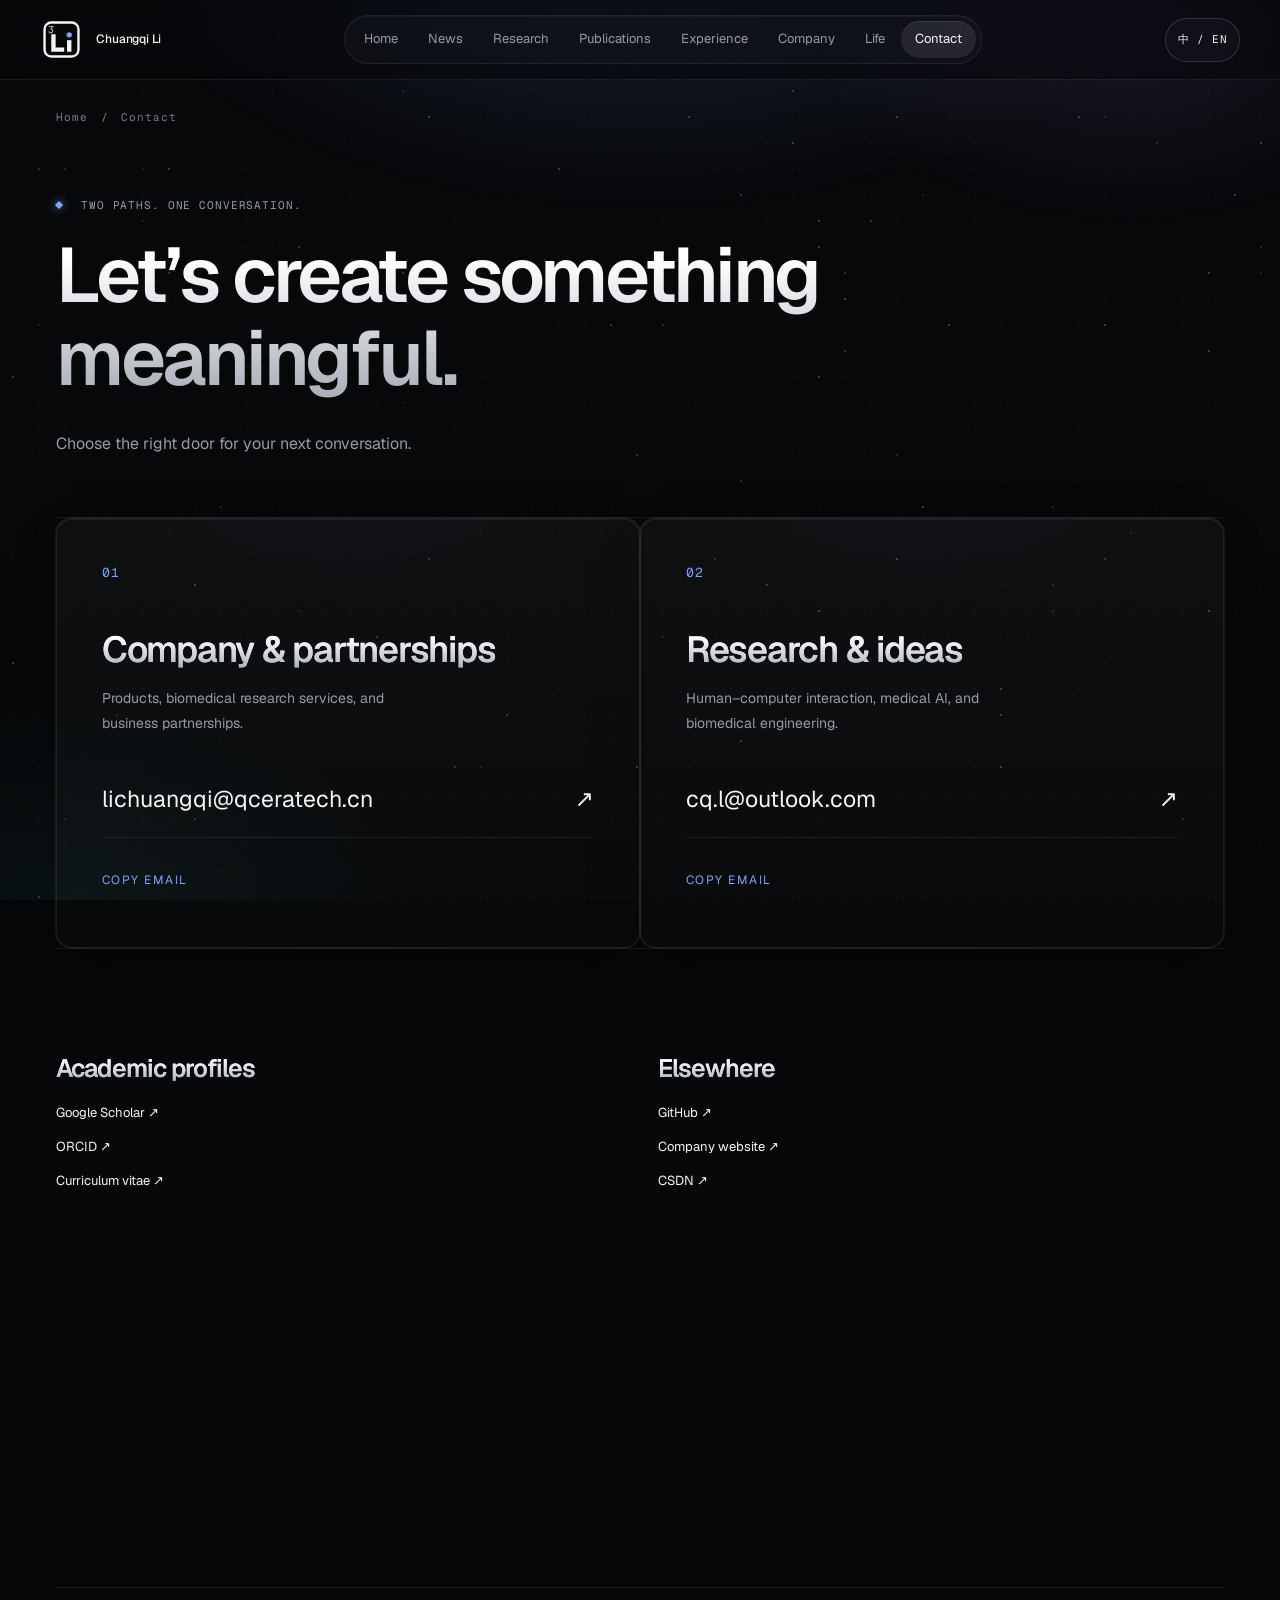
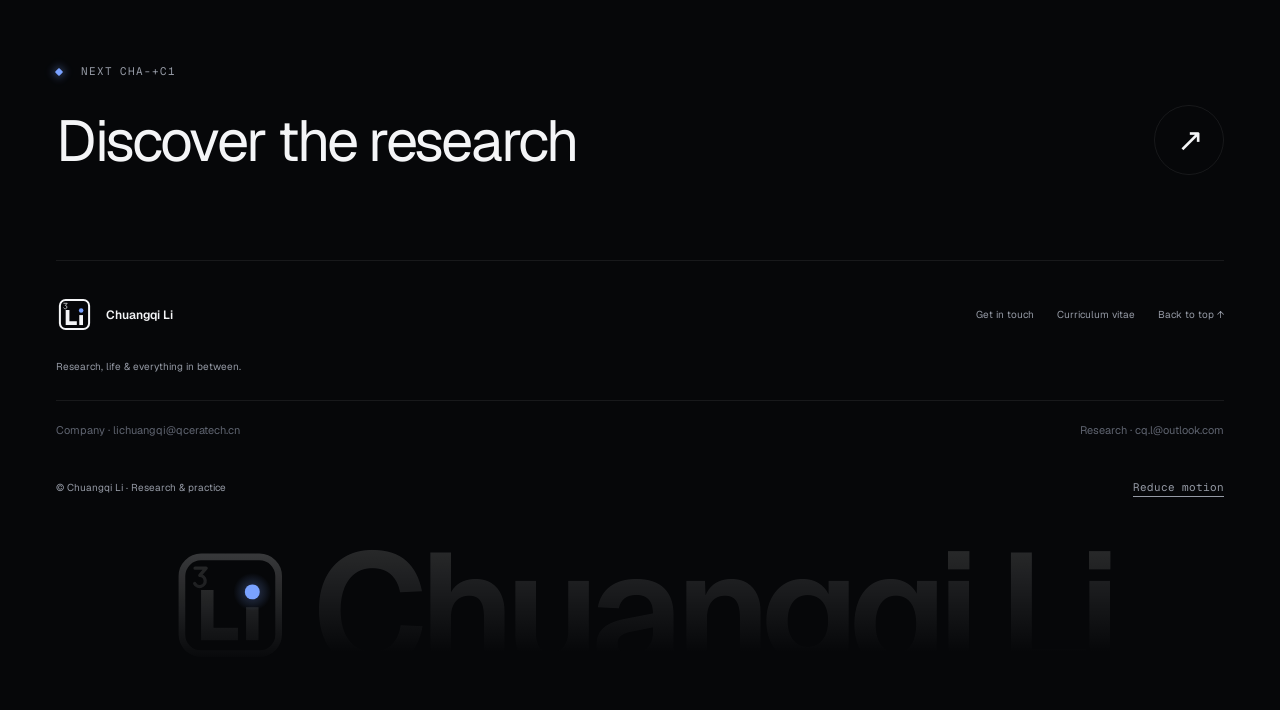
<file: docs/contact.html>
<!DOCTYPE html>
<html lang="en"><head><meta charset="utf-8"><meta name="viewport" content="width=device-width,initial-scale=1"><meta name="theme-color" content="#05070d">
<title data-en="Get in touch — Chuangqi Li" data-zh="联系 — Chuangqi Li">Get in touch — Chuangqi Li</title>
<link rel="icon" href="assets/favicon.svg?v=li-mark-20261015" type="image/svg+xml"><link rel="stylesheet" href="assets/style.css"><link rel="stylesheet" href="assets/multipage.css"><script src="assets/main.js?v=20261106-cv" defer></script><link rel="stylesheet" href="assets/luxury.css?v=20260912b"><meta name="description" content="Contact Chuangqi Li for research or Qichuang Era for medical data, products and partnerships."><link rel="canonical" href="https://chuangqilee.github.io/personnal.io/contact.html"><meta property="og:title" content="Get in touch — Chuangqi Li"><meta property="og:description" content="Contact Chuangqi Li for research or Qichuang Era for medical data, products and partnerships."><meta property="og:url" content="https://chuangqilee.github.io/personnal.io/contact.html"><meta property="og:type" content="website"><link rel="stylesheet" href="assets/site-polish.css"><link rel="stylesheet" href="assets/edition.css?v=20261001b"><script src="assets/edition.js?v=20261001b" defer></script><link rel="stylesheet" href="assets/brand.css?v=20261001"><link rel="preload" href="assets/fonts/geist-latin.woff2" as="font" type="font/woff2" crossorigin><script>try{if(!sessionStorage.getItem('li-intro')&&!location.hash&&!matchMedia('(prefers-reduced-motion: reduce)').matches&&localStorage.getItem('edition-reduce-motion')!=='true'){document.documentElement.classList.add('li-intro-on');self.liIntroAt=performance.now()}}catch(e){}</script><link rel="stylesheet" href="assets/tech.css?v=20261106-profile"><script src="assets/tech.js?v=20261106-profile" defer></script></head>
<body id="top" class="tech-site multipage detail-page page-contact luxury-site edition-site"><a class="skip-link" href="#main"><span data-en="Skip to content" data-zh="跳转到正文">Skip to content</span></a>
<header class="header"><div class="nav-wrap">
<a class="brand" href="index.html" aria-label="Chuangqi Li home"><img class="brand-mark" src="assets/monogram.svg?v=li-20261015" width="43" height="43" alt="" aria-hidden="true" decoding="async"><span class="brand-name">Chuangqi Li</span></a>
<nav aria-label="Main navigation" id="navigation"><a href="index.html"><span data-en="Home" data-zh="首页">Home</span></a><a href="news.html"><span data-en="News" data-zh="动态">News</span></a><a href="research.html"><span data-en="Research" data-zh="研究">Research</span></a><a href="publications.html"><span data-en="Publications" data-zh="论文">Publications</span></a><a href="experience.html"><span data-en="Experience" data-zh="经历">Experience</span></a><a href="company.html"><span data-en="Company" data-zh="公司">Company</span></a><a href="life.html"><span data-en="Life" data-zh="生活">Life</span></a><a href="contact.html" class="active" aria-current="page"><span data-en="Contact" data-zh="联系">Contact</span></a></nav>
<div class="nav-actions"><button class="language" id="language" type="button" aria-label="Switch to Chinese">中 / EN</button><button class="menu-toggle" type="button" aria-expanded="false" aria-controls="navigation" aria-label="Open navigation"><span></span><span></span></button></div>
</div></header><nav class="wrap breadcrumbs" aria-label="Breadcrumb"><a href="index.html"><span data-en="Home" data-zh="首页">Home</span></a><span aria-hidden="true">/</span><span aria-current="page"><span data-en="Contact" data-zh="联系">Contact</span></span></nav><main id="main" class="page-content"><section class="wrap luxury-contact" id="contact"><p class="eyebrow"><span class="" data-en="TWO PATHS. ONE CONVERSATION." data-zh="从这里，开启交流。">TWO PATHS. ONE CONVERSATION.</span></p><h1 class="" data-en="Let’s create something meaningful." data-zh="期待与你，共同创造。">Let’s create something meaningful.</h1><p class="contact-lead" data-en="Choose the right door for your next conversation." data-zh="公司业务与科研交流，请分别通过以下邮箱联系。">Choose the right door for your next conversation.</p><div class="contact-suites"><article class="contact-suite"><span class="suite-number">01</span><h2 class="" data-en="Company &amp; partnerships" data-zh="公司联系与商务合作">Company &amp; partnerships</h2><p class="" data-en="Products, biomedical research services, and business partnerships." data-zh="产品咨询、生物医学科研服务与商务合作。">Products, biomedical research services, and business partnerships.</p><a class="suite-email" href="mailto:lichuangqi@qceratech.cn">lichuangqi@qceratech.cn<span aria-hidden="true">↗</span></a><button class="copy-email" type="button" data-email="lichuangqi@qceratech.cn"><span class="" data-en="Copy email" data-zh="复制邮箱">Copy email</span></button></article><article class="contact-suite"><span class="suite-number">02</span><h2 class="" data-en="Research &amp; ideas" data-zh="科研联系与学术交流">Research &amp; ideas</h2><p class="" data-en="Human–computer interaction, medical AI, and biomedical engineering." data-zh="人机交互、医疗人工智能与生物医学工程领域的交流合作。">Human–computer interaction, medical AI, and biomedical engineering.</p><a class="suite-email" href="mailto:cq.l@outlook.com">cq.l@outlook.com<span aria-hidden="true">↗</span></a><button class="copy-email" type="button" data-email="cq.l@outlook.com"><span class="" data-en="Copy email" data-zh="复制邮箱">Copy email</span></button></article></div><p id="copy-status" class="copy-status" role="status" aria-live="polite"></p></section><section class="section wrap contact-directory" aria-label="Contact links / 联系方式">
<article><h2 data-en="Academic profiles" data-zh="学术档案">Academic profiles</h2><a href="https://scholar.google.com/citations?user=dG4GJSkAAAAJ" target="_blank" rel="noopener noreferrer">Google Scholar ↗</a><a href="https://orcid.org/0009-0002-1373-2764" target="_blank" rel="noopener noreferrer">ORCID ↗</a><a href="cv.html"><span data-en="Curriculum vitae" data-zh="个人简历">Curriculum vitae</span> ↗</a></article>
<article><h2 data-en="Elsewhere" data-zh="更多链接">Elsewhere</h2><a href="https://github.com/ChuangqiLee" target="_blank" rel="noopener noreferrer">GitHub ↗</a><a href="https://knewlabs.ai/" target="_blank" rel="noopener noreferrer"><span data-en="Company website" data-zh="公司官网">Company website</span> ↗</a><a href="https://blog.csdn.net/weixin_62075168" target="_blank" rel="noopener noreferrer">CSDN ↗</a></article>
</section><section class="edition-next wrap"><span class="eyebrow">NEXT CHAPTER</span><a href="research.html"><span data-en="Discover the research" data-zh="继续了解研究">Discover the research</span><span aria-hidden="true">↗</span></a></section></main><footer class="wrap footer multi-footer"><a class="brand" href="index.html"><img class="brand-mark" src="assets/monogram.svg?v=li-20261015" width="43" height="43" alt="" aria-hidden="true" decoding="async">Chuangqi Li</a><div class="footer-links"><a href="contact.html"><span data-en="Get in touch" data-zh="联系我">Get in touch</span></a><a href="cv.html"><span data-en="Curriculum vitae" data-zh="个人简历">Curriculum vitae</span></a><a href="#top"><span data-en="Back to top" data-zh="返回顶部">Back to top</span> ↑</a></div><span><span data-en="Research, life &amp; everything in between." data-zh="研究、生活，以及其间的一切。">Research, life &amp; everything in between.</span></span><div class="footer-contacts"><a href="mailto:lichuangqi@qceratech.cn"><span class="" data-en="Company" data-zh="公司联系">Company</span> · lichuangqi@qceratech.cn</a><a href="mailto:cq.l@outlook.com"><span class="" data-en="Research" data-zh="科研联系">Research</span> · cq.l@outlook.com</a></div><div class="edition-footnote"><span>© Chuangqi Li · Research &amp; practice</span><button type="button" class="edition-motion" aria-pressed="false"><span data-en="Reduce motion" data-zh="减少动态效果">Reduce motion</span></button></div></footer></body></html>
</file>
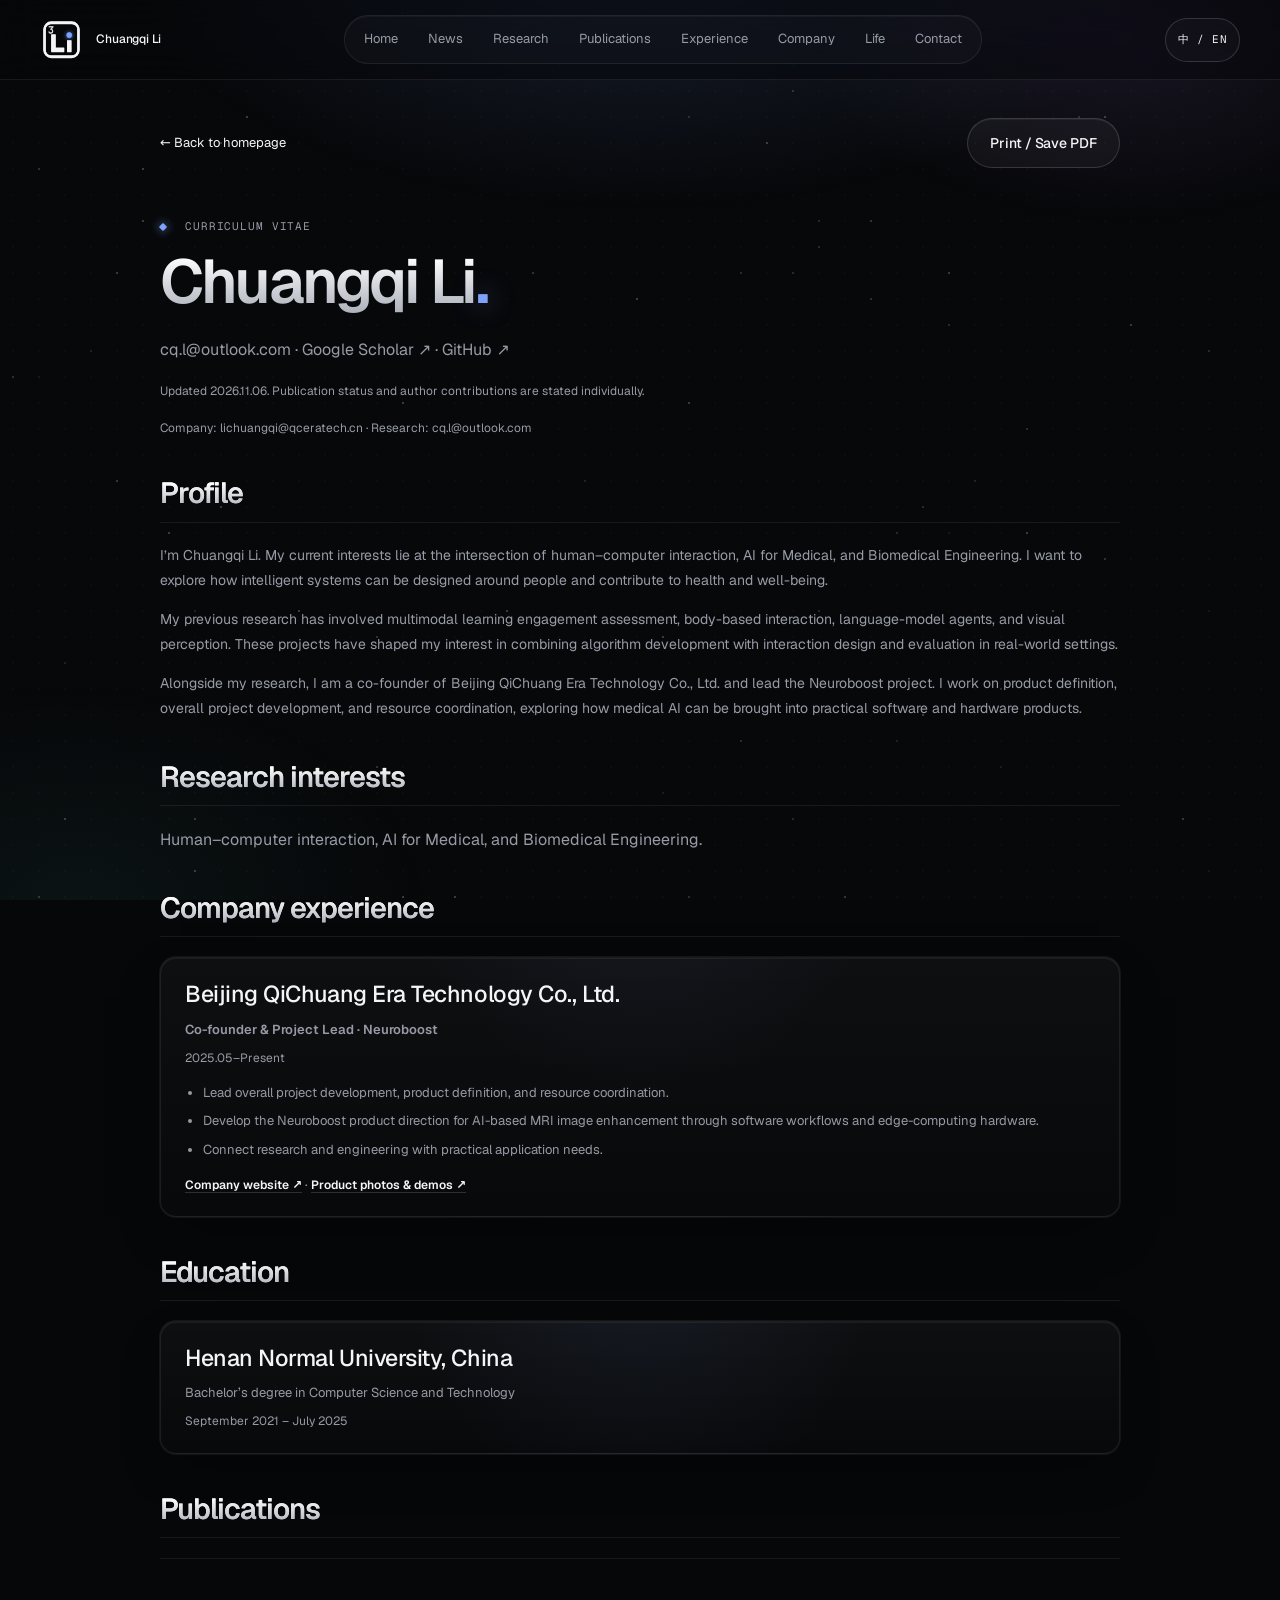
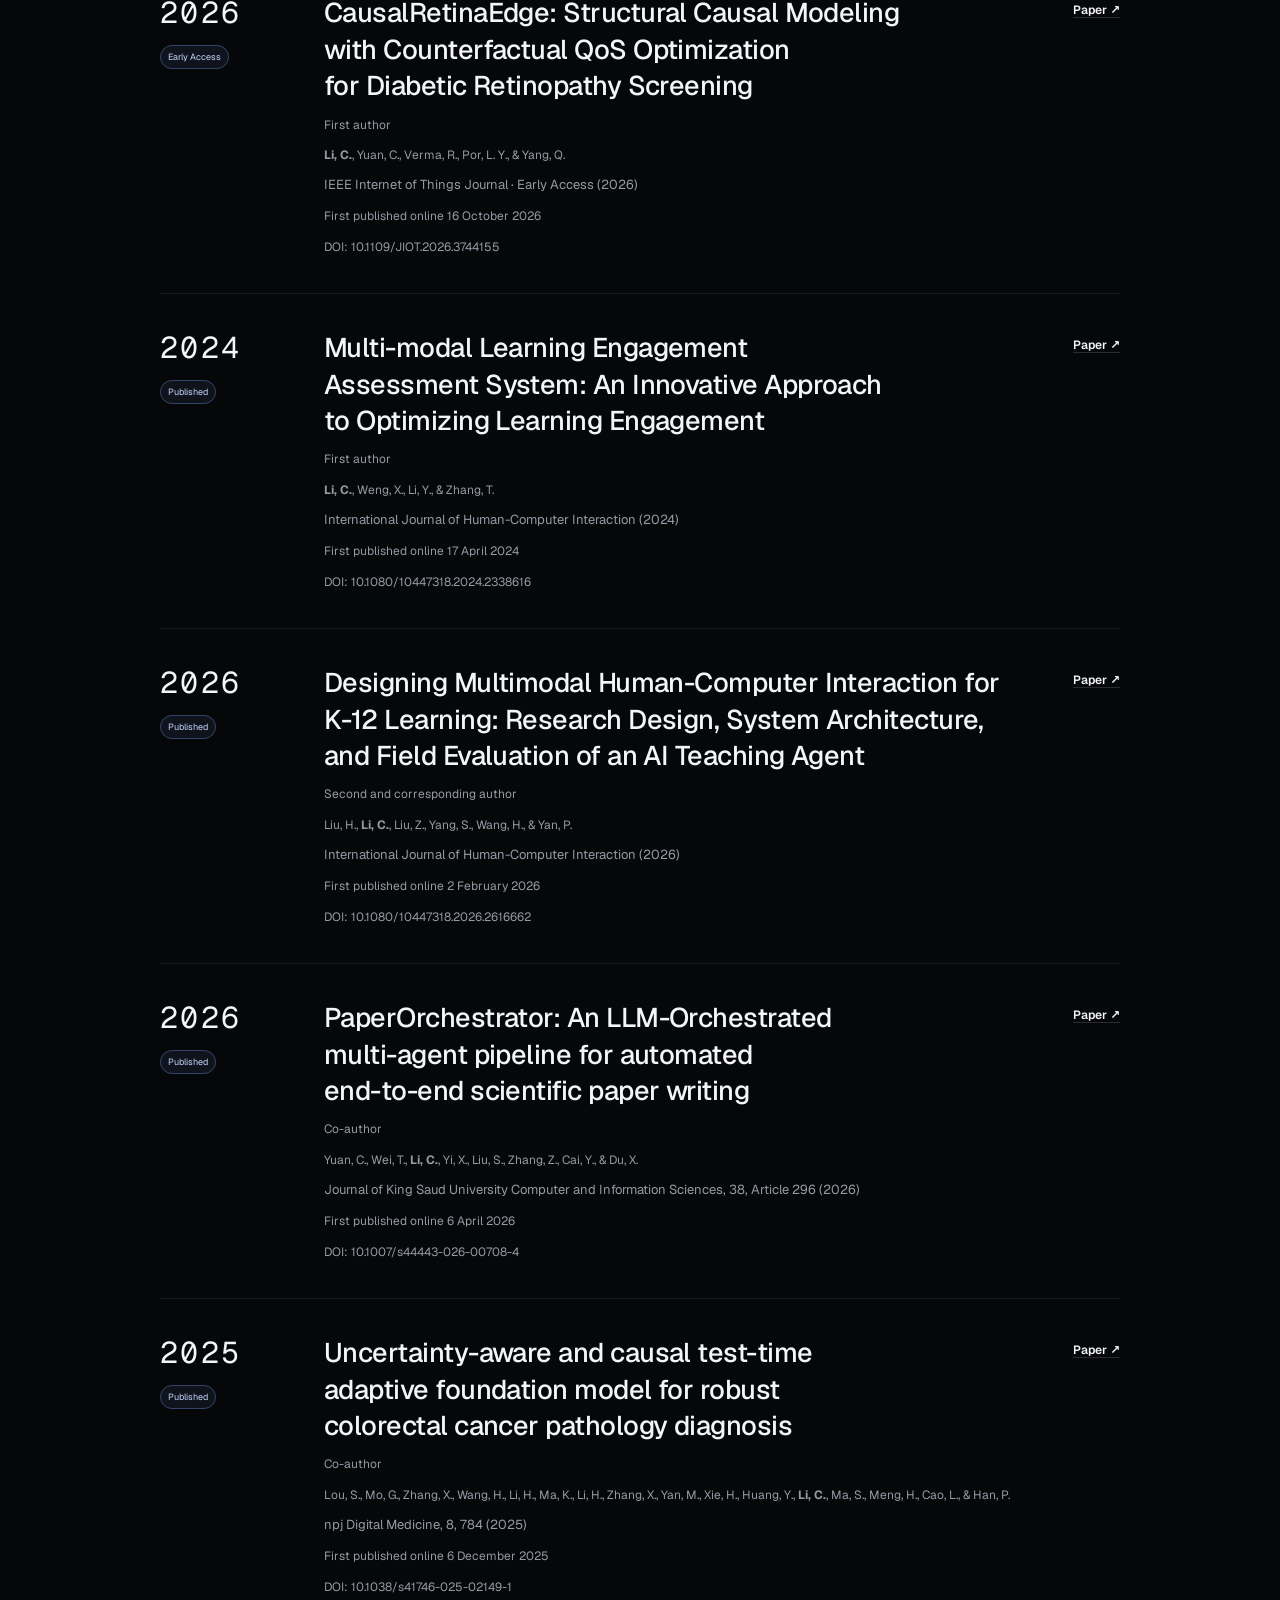
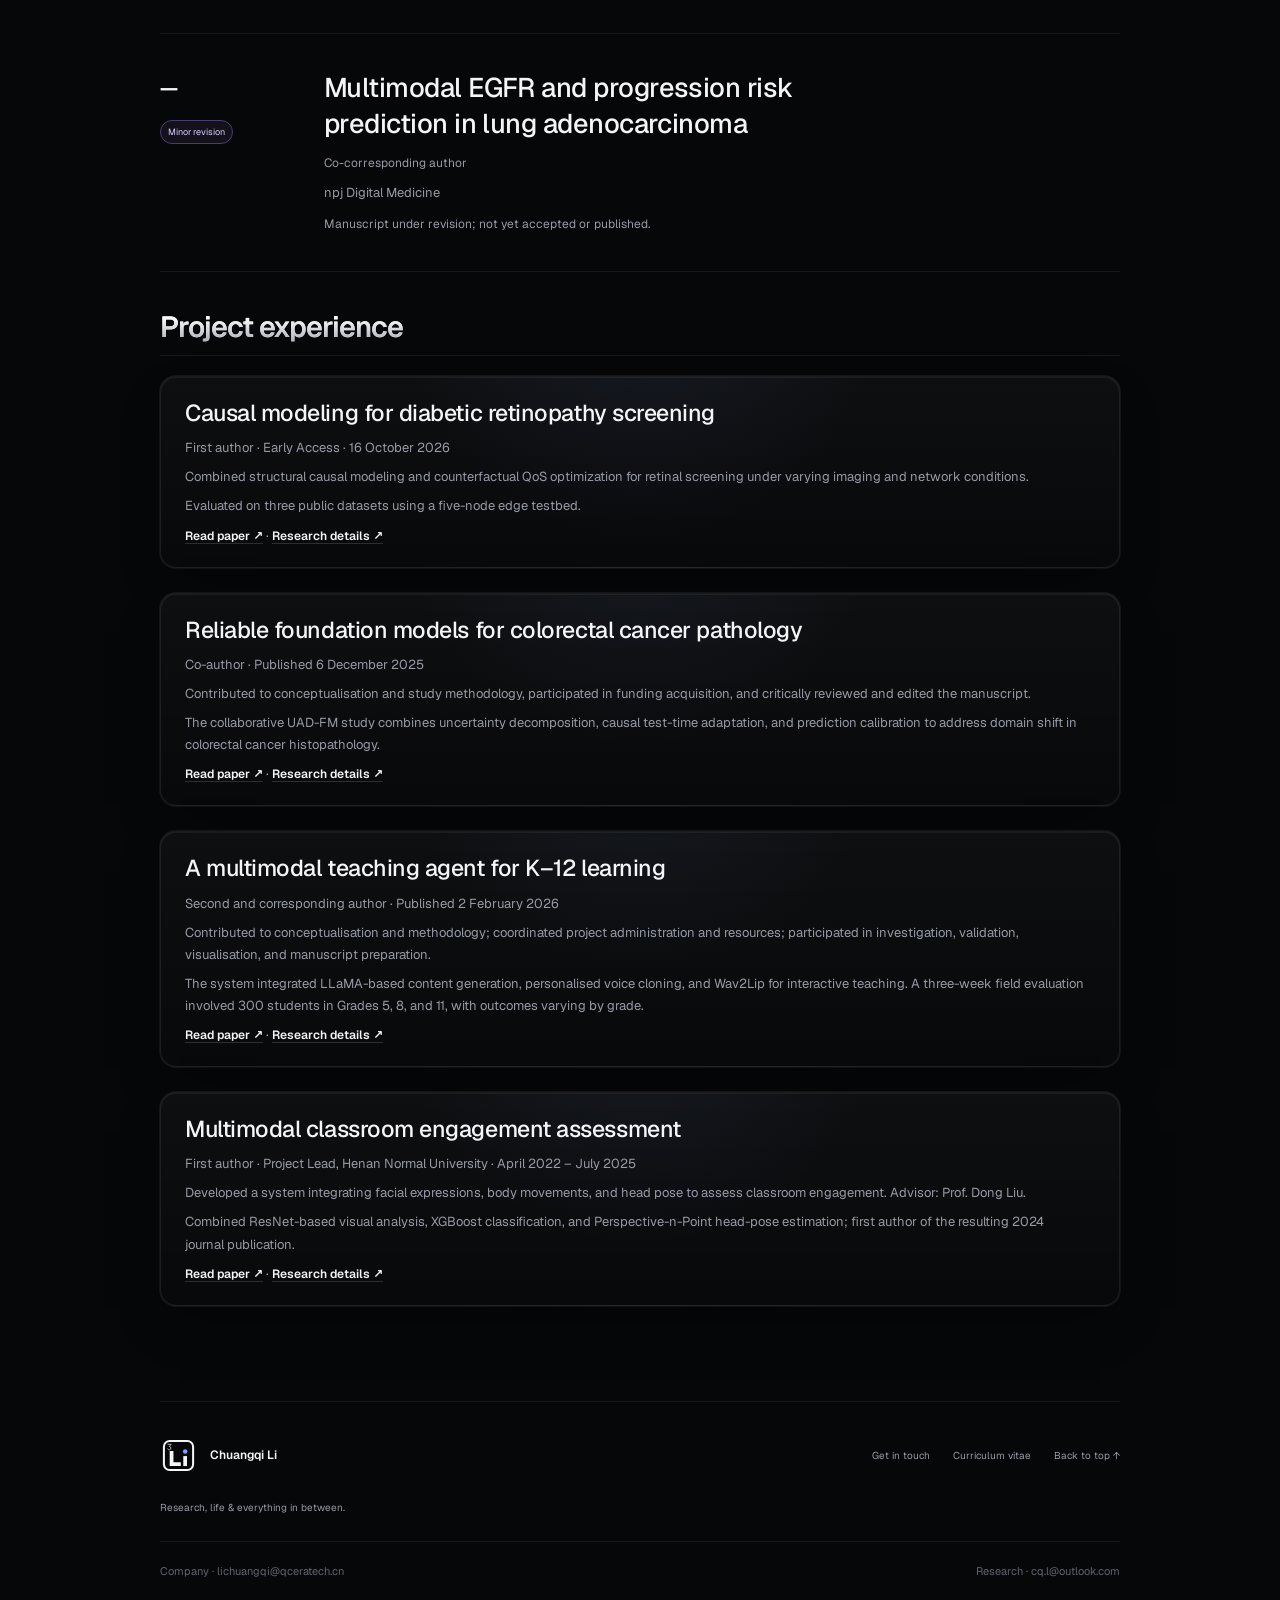
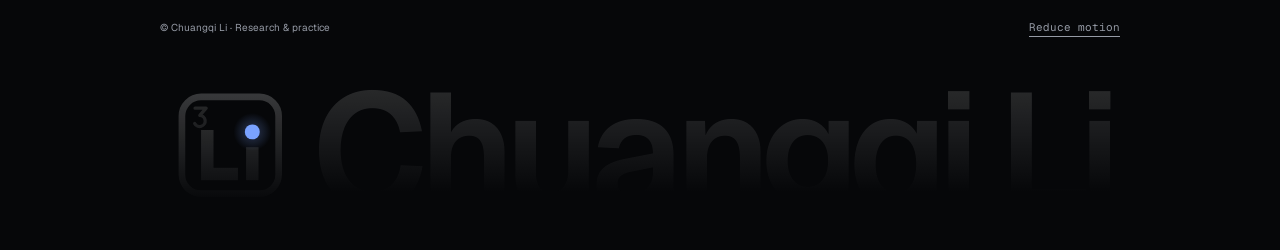
<file: docs/cv.html>
<!DOCTYPE html>
<html lang="en"><head><meta charset="utf-8"><meta name="viewport" content="width=device-width,initial-scale=1"><title>Chuangqi Li — Curriculum Vitae</title><link rel="icon" href="assets/favicon.svg?v=li-mark-20261015"><link rel="stylesheet" href="assets/style.css"><link rel="stylesheet" href="assets/company.css"><link rel="stylesheet" href="assets/multipage.css?v=research-update"><script src="assets/main.js?v=20261106-cv" defer></script><link rel="stylesheet" href="assets/luxury.css?v=20260912b"><meta name="description" content="Chuangqi Li’s curriculum vitae: education, research, publications and entrepreneurship."><link rel="canonical" href="https://chuangqilee.github.io/personnal.io/cv.html"><meta property="og:title" content="Chuangqi Li — Curriculum Vitae"><meta property="og:description" content="Chuangqi Li’s curriculum vitae: education, research, publications and entrepreneurship."><meta property="og:url" content="https://chuangqilee.github.io/personnal.io/cv.html"><meta property="og:type" content="website"><link rel="stylesheet" href="assets/site-polish.css"><link rel="stylesheet" href="assets/edition.css?v=20261001b"><script src="assets/edition.js?v=20261001b" defer></script><link rel="stylesheet" href="assets/brand.css?v=20261001"><link rel="preload" href="assets/fonts/geist-latin.woff2" as="font" type="font/woff2" crossorigin><script>try{if(!sessionStorage.getItem('li-intro')&&!location.hash&&!matchMedia('(prefers-reduced-motion: reduce)').matches&&localStorage.getItem('edition-reduce-motion')!=='true'){document.documentElement.classList.add('li-intro-on');self.liIntroAt=performance.now()}}catch(e){}</script><link rel="stylesheet" href="assets/tech.css?v=20261106-profile"><script src="assets/tech.js?v=20261106-profile" defer></script></head><body id="top" class="tech-site cv-page multipage luxury-site edition-site"><a class="skip-link" href="#main"><span data-en="Skip to content" data-zh="跳转到正文">Skip to content</span></a>
<header class="header"><div class="nav-wrap">
<a class="brand" href="index.html" aria-label="Chuangqi Li home"><img class="brand-mark" src="assets/monogram.svg?v=li-20261015" width="43" height="43" alt="" aria-hidden="true" decoding="async"><span class="brand-name">Chuangqi Li</span></a>
<nav aria-label="Main navigation" id="navigation"><a href="index.html"><span data-en="Home" data-zh="首页">Home</span></a><a href="news.html"><span data-en="News" data-zh="动态">News</span></a><a href="research.html"><span data-en="Research" data-zh="研究">Research</span></a><a href="publications.html"><span data-en="Publications" data-zh="论文">Publications</span></a><a href="experience.html"><span data-en="Experience" data-zh="经历">Experience</span></a><a href="company.html"><span data-en="Company" data-zh="公司">Company</span></a><a href="life.html"><span data-en="Life" data-zh="生活">Life</span></a><a href="contact.html"><span data-en="Contact" data-zh="联系">Contact</span></a></nav>
<div class="nav-actions"><button class="language" id="language" type="button" aria-label="Switch to Chinese">中 / EN</button><button class="menu-toggle" type="button" aria-expanded="false" aria-controls="navigation" aria-label="Open navigation"><span></span><span></span></button></div>
</div></header><main id="main" class="wrap"><div class="cv-actions"><a href="index.html">← <span data-en="Back to homepage" data-zh="返回主页">Back to homepage</span></a><div><button class="button secondary" id="print-cv"><span data-en="Print / Save PDF" data-zh="打印 / 保存 PDF">Print / Save PDF</span></button></div></div><p class="eyebrow">CURRICULUM VITAE</p><h1>Chuangqi Li<span class="accent">.</span></h1><p><a href="mailto:cq.l@outlook.com">cq.l@outlook.com</a> · <a href="https://scholar.google.com/citations?user=dG4GJSkAAAAJ" target="_blank" rel="noopener noreferrer">Google Scholar <span aria-hidden="true">↗</span></a> · <a href="https://github.com/ChuangqiLee" target="_blank" rel="noopener noreferrer">GitHub <span aria-hidden="true">↗</span></a></p><p class="small-note" data-en="Updated 2026.11.06. Publication status and author contributions are stated individually." data-zh="更新于 2026.11.06。各论文分别标注发表状态与作者身份。">Updated 2026.11.06. Publication status and author contributions are stated individually.</p><p class="cv-contact-routing"><span class="" data-en="Company" data-zh="公司联系">Company</span>: <a href="mailto:lichuangqi@qceratech.cn">lichuangqi@qceratech.cn</a> · <span class="" data-en="Research" data-zh="科研联系">Research</span>: <a href="mailto:cq.l@outlook.com">cq.l@outlook.com</a></p><section id="profile"><h2 data-en="Profile" data-zh="个人介绍">Profile</h2><p class="muted" style="margin-bottom:14px;line-height:1.8" data-en="I’m Chuangqi Li. My current interests lie at the intersection of human–computer interaction, AI for Medical, and Biomedical Engineering. I want to explore how intelligent systems can be designed around people and contribute to health and well-being." data-zh="我是 Chuangqi Li。我的研究兴趣集中在人机交互、医疗人工智能（AI for Medical）与生物医学工程的交叉领域，希望探索以人为中心的智能系统，以及它们在健康与福祉中的应用。">I’m Chuangqi Li. My current interests lie at the intersection of human–computer interaction, AI for Medical, and Biomedical Engineering. I want to explore how intelligent systems can be designed around people and contribute to health and well-being.</p><p class="muted" style="margin-bottom:14px;line-height:1.8" data-en="My previous research has involved multimodal learning engagement assessment, body-based interaction, language-model agents, and visual perception. These projects have shaped my interest in combining algorithm development with interaction design and evaluation in real-world settings." data-zh="我此前的研究涉及多模态学习投入评估、肢体交互、语言模型智能体与视觉感知。这些项目经历让我更加关注如何结合算法开发、交互设计与真实场景中的效果评估。">My previous research has involved multimodal learning engagement assessment, body-based interaction, language-model agents, and visual perception. These projects have shaped my interest in combining algorithm development with interaction design and evaluation in real-world settings.</p><p class="muted" style="margin-top:14px;line-height:1.8" data-en="Alongside my research, I am a co-founder of Beijing QiChuang Era Technology Co., Ltd. and lead the Neuroboost project. I work on product definition, overall project development, and resource coordination, exploring how medical AI can be brought into practical software and hardware products." data-zh="科研之外，我是北京奇创纪元科技有限公司共同创始人、磁跃智盒（Neuroboost）项目负责人，负责产品定义、项目整体推进与资源整合，探索将医疗人工智能转化为可实际使用的软硬件产品。">Alongside my research, I am a co-founder of Beijing QiChuang Era Technology Co., Ltd. and lead the Neuroboost project. I work on product definition, overall project development, and resource coordination, exploring how medical AI can be brought into practical software and hardware products.</p></section><section><h2 data-en="Research interests" data-zh="研究兴趣">Research interests</h2><p data-en="Human–computer interaction, AI for Medical, and Biomedical Engineering." data-zh="人机交互、医疗人工智能（AI for Medical）与生物医学工程。">Human–computer interaction, AI for Medical, and Biomedical Engineering.</p></section><section id="company-experience" class="cv-company">
<h2 data-en="Company experience" data-zh="公司经历">Company experience</h2>
<div class="cv-entry">
<h3 data-en="Beijing QiChuang Era Technology Co., Ltd." data-zh="北京奇创纪元科技有限公司">Beijing QiChuang Era Technology Co., Ltd.</h3>
<p class="company-role" data-en="Co-founder &amp; Project Lead · Neuroboost" data-zh="共同创始人 · 项目负责人 · 磁跃智盒 Neuroboost">Co-founder &amp; Project Lead · Neuroboost</p><p class="small-note" data-en="2025.05–Present" data-zh="2025.05–至今">2025.05–Present</p>
<ul>
<li><span data-en="Lead overall project development, product definition, and resource coordination." data-zh="负责项目整体推进、产品定义与资源整合。">Lead overall project development, product definition, and resource coordination.</span></li>
<li><span data-en="Develop the Neuroboost product direction for AI-based MRI image enhancement through software workflows and edge-computing hardware." data-zh="围绕 AI 驱动的 MRI 图像增强，推进磁跃智盒的软件流程与边缘计算硬件产品方向。">Develop the Neuroboost product direction for AI-based MRI image enhancement through software workflows and edge-computing hardware.</span></li>
<li><span data-en="Connect research and engineering with practical application needs." data-zh="连接科研、工程与实际应用需求，推动产品开发。">Connect research and engineering with practical application needs.</span></li>
</ul>
<p><a class="text-link" href="https://knewlabs.ai/" target="_blank" rel="noopener noreferrer"><span data-en="Company website" data-zh="公司官网">Company website</span> <span aria-hidden="true">↗</span></a> <span aria-hidden="true">·</span> <a class="text-link" href="company.html#company"><span data-en="Product photos &amp; demos" data-zh="产品照片与演示">Product photos &amp; demos</span> ↗</a></p>
</div>
</section><section><h2 data-en="Education" data-zh="教育经历">Education</h2><article class="cv-entry"><h3 data-en="Henan Normal University, China" data-zh="河南师范大学">Henan Normal University, China</h3><p data-en="Bachelor’s degree in Computer Science and Technology" data-zh="计算机科学与技术学士">Bachelor’s degree in Computer Science and Technology</p><p class="small-note" data-en="September 2021 – July 2025" data-zh="2021.09–2025.07">September 2021 – July 2025</p></article></section><section><h2 data-en="Publications" data-zh="学术论文">Publications</h2><div class="publication-list"><article class="publication" data-status="published" id="causalretinaedge"><div class="pub-side"><span class="pub-year">2026</span><span class="status published" data-en="Early Access" data-zh="已在线发表">Early Access</span></div><div class="pub-main"><h3 data-en="CausalRetinaEdge: Structural Causal Modeling with Counterfactual QoS Optimization for Diabetic Retinopathy Screening" data-zh="CausalRetinaEdge：结合结构因果建模与反事实服务质量优化的糖尿病视网膜病变筛查">CausalRetinaEdge: Structural Causal Modeling with Counterfactual QoS Optimization for Diabetic Retinopathy Screening</h3><p class="pub-tags" data-en="First author" data-zh="第一作者">First author</p><p class="pub-tags"><strong>Li, C.</strong>, Yuan, C., Verma, R., Por, L. Y., &amp; Yang, Q.</p><p class="venue">IEEE Internet of Things Journal · Early Access (2026)</p><p class="pub-tags" data-en="First published online 16 October 2026" data-zh="首次在线发表于 2026 年 10 月 16 日">First published online 16 October 2026</p><p class="pub-tags">DOI: 10.1109/JIOT.2026.3744155</p></div><div class="pub-link"><a class="text-link" href="https://doi.org/10.1109/JIOT.2026.3744155" target="_blank" rel="noopener noreferrer"><span data-en="Paper" data-zh="论文">Paper</span> ↗</a></div></article><article class="publication" data-status="published" id="learning-engagement"><div class="pub-side"><span class="pub-year">2024</span><span class="status published" data-en="Published" data-zh="已发表">Published</span></div><div class="pub-main"><h3 data-en="Multi-modal Learning Engagement Assessment System: An Innovative Approach to Optimizing Learning Engagement" data-zh="多模态学习投入评估系统：优化学习投入的创新方法">Multi-modal Learning Engagement Assessment System: An Innovative Approach to Optimizing Learning Engagement</h3><p class="pub-tags" data-en="First author" data-zh="第一作者">First author</p><p class="pub-tags"><strong>Li, C.</strong>, Weng, X., Li, Y., &amp; Zhang, T.</p><p class="venue">International Journal of Human-Computer Interaction (2024)</p><p class="pub-tags" data-en="First published online 17 April 2024" data-zh="首次在线发表于 2024 年 4 月 17 日">First published online 17 April 2024</p><p class="pub-tags">DOI: 10.1080/10447318.2024.2338616</p></div><div class="pub-link"><a class="text-link" href="https://doi.org/10.1080/10447318.2024.2338616" target="_blank" rel="noopener noreferrer"><span data-en="Paper" data-zh="论文">Paper</span> ↗</a></div></article><article class="publication" data-status="published" id="k12-teaching-agent"><div class="pub-side"><span class="pub-year">2026</span><span class="status published" data-en="Published" data-zh="已发表">Published</span></div><div class="pub-main"><h3 data-en="Designing Multimodal Human-Computer Interaction for K-12 Learning: Research Design, System Architecture, and Field Evaluation of an AI Teaching Agent" data-zh="面向 K–12 学习的多模态人机交互设计：AI 教学智能体的研究设计、系统架构与实地评估">Designing Multimodal Human-Computer Interaction for K-12 Learning: Research Design, System Architecture, and Field Evaluation of an AI Teaching Agent</h3><p class="pub-tags" data-en="Second and corresponding author" data-zh="第二作者、通讯作者">Second and corresponding author</p><p class="pub-tags">Liu, H., <strong>Li, C.</strong>, Liu, Z., Yang, S., Wang, H., &amp; Yan, P.</p><p class="venue">International Journal of Human-Computer Interaction (2026)</p><p class="pub-tags" data-en="First published online 2 February 2026" data-zh="首次在线发表于 2026 年 2 月 2 日">First published online 2 February 2026</p><p class="pub-tags">DOI: 10.1080/10447318.2026.2616662</p></div><div class="pub-link"><a class="text-link" href="https://doi.org/10.1080/10447318.2026.2616662" target="_blank" rel="noopener noreferrer"><span data-en="Paper" data-zh="论文">Paper</span> ↗</a></div></article><article class="publication" data-status="published" id="paperorchestrator"><div class="pub-side"><span class="pub-year">2026</span><span class="status published" data-en="Published" data-zh="已发表">Published</span></div><div class="pub-main"><h3 data-en="PaperOrchestrator: An LLM-Orchestrated multi-agent pipeline for automated end-to-end scientific paper writing" data-zh="PaperOrchestrator：由大语言模型编排的端到端科学论文自动写作多智能体流程">PaperOrchestrator: An LLM-Orchestrated multi-agent pipeline for automated end-to-end scientific paper writing</h3><p class="pub-tags" data-en="Co-author" data-zh="共同作者">Co-author</p><p class="pub-tags">Yuan, C., Wei, T., <strong>Li, C.</strong>, Yi, X., Liu, S., Zhang, Z., Cai, Y., &amp; Du, X.</p><p class="venue">Journal of King Saud University Computer and Information Sciences, 38, Article 296 (2026)</p><p class="pub-tags" data-en="First published online 6 April 2026" data-zh="首次在线发表于 2026 年 4 月 6 日">First published online 6 April 2026</p><p class="pub-tags">DOI: 10.1007/s44443-026-00708-4</p></div><div class="pub-link"><a class="text-link" href="https://doi.org/10.1007/s44443-026-00708-4" target="_blank" rel="noopener noreferrer"><span data-en="Paper" data-zh="论文">Paper</span> ↗</a></div></article><article class="publication" data-status="published" id="uad-fm"><div class="pub-side"><span class="pub-year">2025</span><span class="status published" data-en="Published" data-zh="已发表">Published</span></div><div class="pub-main"><h3 data-en="Uncertainty-aware and causal test-time adaptive foundation model for robust colorectal cancer pathology diagnosis" data-zh="面向稳健结直肠癌病理诊断的不确定性感知与因果测试时自适应基础模型">Uncertainty-aware and causal test-time adaptive foundation model for robust colorectal cancer pathology diagnosis</h3><p class="pub-tags" data-en="Co-author" data-zh="共同作者">Co-author</p><p class="pub-tags">Lou, S., Mo, G., Zhang, X., Wang, H., Li, H., Ma, K., Li, H., Zhang, X., Yan, M., Xie, H., Huang, Y., <strong>Li, C.</strong>, Ma, S., Meng, H., Cao, L., &amp; Han, P.</p><p class="venue">npj Digital Medicine, 8, 784 (2025)</p><p class="pub-tags" data-en="First published online 6 December 2025" data-zh="首次在线发表于 2025 年 12 月 6 日">First published online 6 December 2025</p><p class="pub-tags">DOI: 10.1038/s41746-025-02149-1</p></div><div class="pub-link"><a class="text-link" href="https://doi.org/10.1038/s41746-025-02149-1" target="_blank" rel="noopener noreferrer"><span data-en="Paper" data-zh="论文">Paper</span> ↗</a></div></article><article class="publication" data-status="revision" id="lung-egfr-revision"><div class="pub-side"><span class="pub-year">—</span><span class="status submitted" data-en="Minor revision" data-zh="小修中">Minor revision</span></div><div class="pub-main"><h3 data-en="Multimodal EGFR and progression risk prediction in lung adenocarcinoma" data-zh="肺腺癌的多模态 EGFR 与进展风险预测">Multimodal EGFR and progression risk prediction in lung adenocarcinoma</h3><p class="pub-tags" data-en="Co-corresponding author" data-zh="共同通讯作者">Co-corresponding author</p><p class="venue">npj Digital Medicine</p><p class="pub-tags" data-en="Manuscript under revision; not yet accepted or published." data-zh="稿件修订中，尚未录用或发表。">Manuscript under revision; not yet accepted or published.</p></div><div class="pub-link"></div></article></div></section><section><h2 data-en="Project experience" data-zh="项目经历">Project experience</h2><article class="cv-entry"><h3 data-en="Causal modeling for diabetic retinopathy screening" data-zh="面向糖尿病视网膜病变筛查的因果建模">Causal modeling for diabetic retinopathy screening</h3><p class="muted" data-en="First author · Early Access · 16 October 2026" data-zh="第一作者 · 已在线发表 · 2026.10.16">First author · Early Access · 16 October 2026</p><p data-en="Combined structural causal modeling and counterfactual QoS optimization for retinal screening under varying imaging and network conditions." data-zh="结合结构因果建模与反事实服务质量优化，研究不同成像和网络条件下的视网膜筛查。">Combined structural causal modeling and counterfactual QoS optimization for retinal screening under varying imaging and network conditions.</p><p data-en="Evaluated on three public datasets using a five-node edge testbed." data-zh="使用五节点边缘测试平台，在三个公开数据集上开展评估。">Evaluated on three public datasets using a five-node edge testbed.</p><p><a class="text-link" href="https://doi.org/10.1109/JIOT.2026.3744155" target="_blank" rel="noopener noreferrer"><span data-en="Read paper" data-zh="阅读论文">Read paper</span> ↗</a> · <a class="text-link" href="research.html#research-causalretinaedge"><span data-en="Research details" data-zh="研究详情">Research details</span> ↗</a></p></article><article class="cv-entry"><h3 data-en="Reliable foundation models for colorectal cancer pathology" data-zh="面向结直肠癌病理的可靠基础模型">Reliable foundation models for colorectal cancer pathology</h3><p class="muted" data-en="Co-author · Published 6 December 2025" data-zh="共同作者 · 发表于 2025.12.06">Co-author · Published 6 December 2025</p><p data-en="Contributed to conceptualisation and study methodology, participated in funding acquisition, and critically reviewed and edited the manuscript." data-zh="参与研究构思与方法设计、经费获取，并对稿件进行审阅和编辑。">Contributed to conceptualisation and study methodology, participated in funding acquisition, and critically reviewed and edited the manuscript.</p><p data-en="The collaborative UAD-FM study combines uncertainty decomposition, causal test-time adaptation, and prediction calibration to address domain shift in colorectal cancer histopathology." data-zh="UAD-FM 研究结合不确定性分解、因果测试时自适应与预测校准，应对结直肠癌组织病理中的领域偏移。">The collaborative UAD-FM study combines uncertainty decomposition, causal test-time adaptation, and prediction calibration to address domain shift in colorectal cancer histopathology.</p><p><a class="text-link" href="https://doi.org/10.1038/s41746-025-02149-1" target="_blank" rel="noopener noreferrer"><span data-en="Read paper" data-zh="阅读论文">Read paper</span> ↗</a> · <a class="text-link" href="research.html#research-uad-fm"><span data-en="Research details" data-zh="研究详情">Research details</span> ↗</a></p></article><article class="cv-entry"><h3 data-en="A multimodal teaching agent for K–12 learning" data-zh="面向 K–12 学习的多模态教学智能体">A multimodal teaching agent for K–12 learning</h3><p class="muted" data-en="Second and corresponding author · Published 2 February 2026" data-zh="第二作者、通讯作者 · 发表于 2026.02.02">Second and corresponding author · Published 2 February 2026</p><p data-en="Contributed to conceptualisation and methodology; coordinated project administration and resources; participated in investigation, validation, visualisation, and manuscript preparation." data-zh="参与研究构思与方法设计，协调项目管理和资源，并参与调查、验证、可视化及论文撰写。">Contributed to conceptualisation and methodology; coordinated project administration and resources; participated in investigation, validation, visualisation, and manuscript preparation.</p><p data-en="The system integrated LLaMA-based content generation, personalised voice cloning, and Wav2Lip for interactive teaching. A three-week field evaluation involved 300 students in Grades 5, 8, and 11, with outcomes varying by grade." data-zh="系统整合基于 LLaMA 的内容生成、个性化声音克隆与 Wav2Lip，实现交互式教学。三周实地评估纳入五、八、十一年级共 300 名学生，结果因年级而异。">The system integrated LLaMA-based content generation, personalised voice cloning, and Wav2Lip for interactive teaching. A three-week field evaluation involved 300 students in Grades 5, 8, and 11, with outcomes varying by grade.</p><p><a class="text-link" href="https://doi.org/10.1080/10447318.2026.2616662" target="_blank" rel="noopener noreferrer"><span data-en="Read paper" data-zh="阅读论文">Read paper</span> ↗</a> · <a class="text-link" href="research.html#research-k12-agent"><span data-en="Research details" data-zh="研究详情">Research details</span> ↗</a></p></article><article class="cv-entry"><h3 data-en="Multimodal classroom engagement assessment" data-zh="多模态课堂学习投入评估">Multimodal classroom engagement assessment</h3><p class="muted" data-en="First author · Project Lead, Henan Normal University · April 2022 – July 2025" data-zh="第一作者 · 河南师范大学项目负责人 · 2022.04–2025.07">First author · Project Lead, Henan Normal University · April 2022 – July 2025</p><p data-en="Developed a system integrating facial expressions, body movements, and head pose to assess classroom engagement. Advisor: Prof. Dong Liu." data-zh="开发融合面部表情、肢体动作与头部姿态的课堂学习投入评估系统。指导教师：Dong Liu 教授。">Developed a system integrating facial expressions, body movements, and head pose to assess classroom engagement. Advisor: Prof. Dong Liu.</p><p data-en="Combined ResNet-based visual analysis, XGBoost classification, and Perspective-n-Point head-pose estimation; first author of the resulting 2024 journal publication." data-zh="结合基于 ResNet 的视觉分析、XGBoost 分类与 PnP 头部姿态估计，并以第一作者身份发表相关 2024 年期刊论文。">Combined ResNet-based visual analysis, XGBoost classification, and Perspective-n-Point head-pose estimation; first author of the resulting 2024 journal publication.</p><p><a class="text-link" href="https://doi.org/10.1080/10447318.2024.2338616" target="_blank" rel="noopener noreferrer"><span data-en="Read paper" data-zh="阅读论文">Read paper</span> ↗</a> · <a class="text-link" href="research.html#research-classroom-engagement"><span data-en="Research details" data-zh="研究详情">Research details</span> ↗</a></p></article></section></main><footer class="wrap footer multi-footer"><a class="brand" href="index.html"><img class="brand-mark" src="assets/monogram.svg?v=li-20261015" width="43" height="43" alt="" aria-hidden="true" decoding="async">Chuangqi Li</a><div class="footer-links"><a href="contact.html"><span data-en="Get in touch" data-zh="联系我">Get in touch</span></a><a href="cv.html"><span data-en="Curriculum vitae" data-zh="个人简历">Curriculum vitae</span></a><a href="#top"><span data-en="Back to top" data-zh="返回顶部">Back to top</span> ↑</a></div><span><span data-en="Research, life &amp; everything in between." data-zh="研究、生活，以及其间的一切。">Research, life &amp; everything in between.</span></span><div class="footer-contacts"><a href="mailto:lichuangqi@qceratech.cn"><span class="" data-en="Company" data-zh="公司联系">Company</span> · lichuangqi@qceratech.cn</a><a href="mailto:cq.l@outlook.com"><span class="" data-en="Research" data-zh="科研联系">Research</span> · cq.l@outlook.com</a></div><div class="edition-footnote"><span>© Chuangqi Li · Research &amp; practice</span><button type="button" class="edition-motion" aria-pressed="false"><span data-en="Reduce motion" data-zh="减少动态效果">Reduce motion</span></button></div></footer></body></html>
</file>
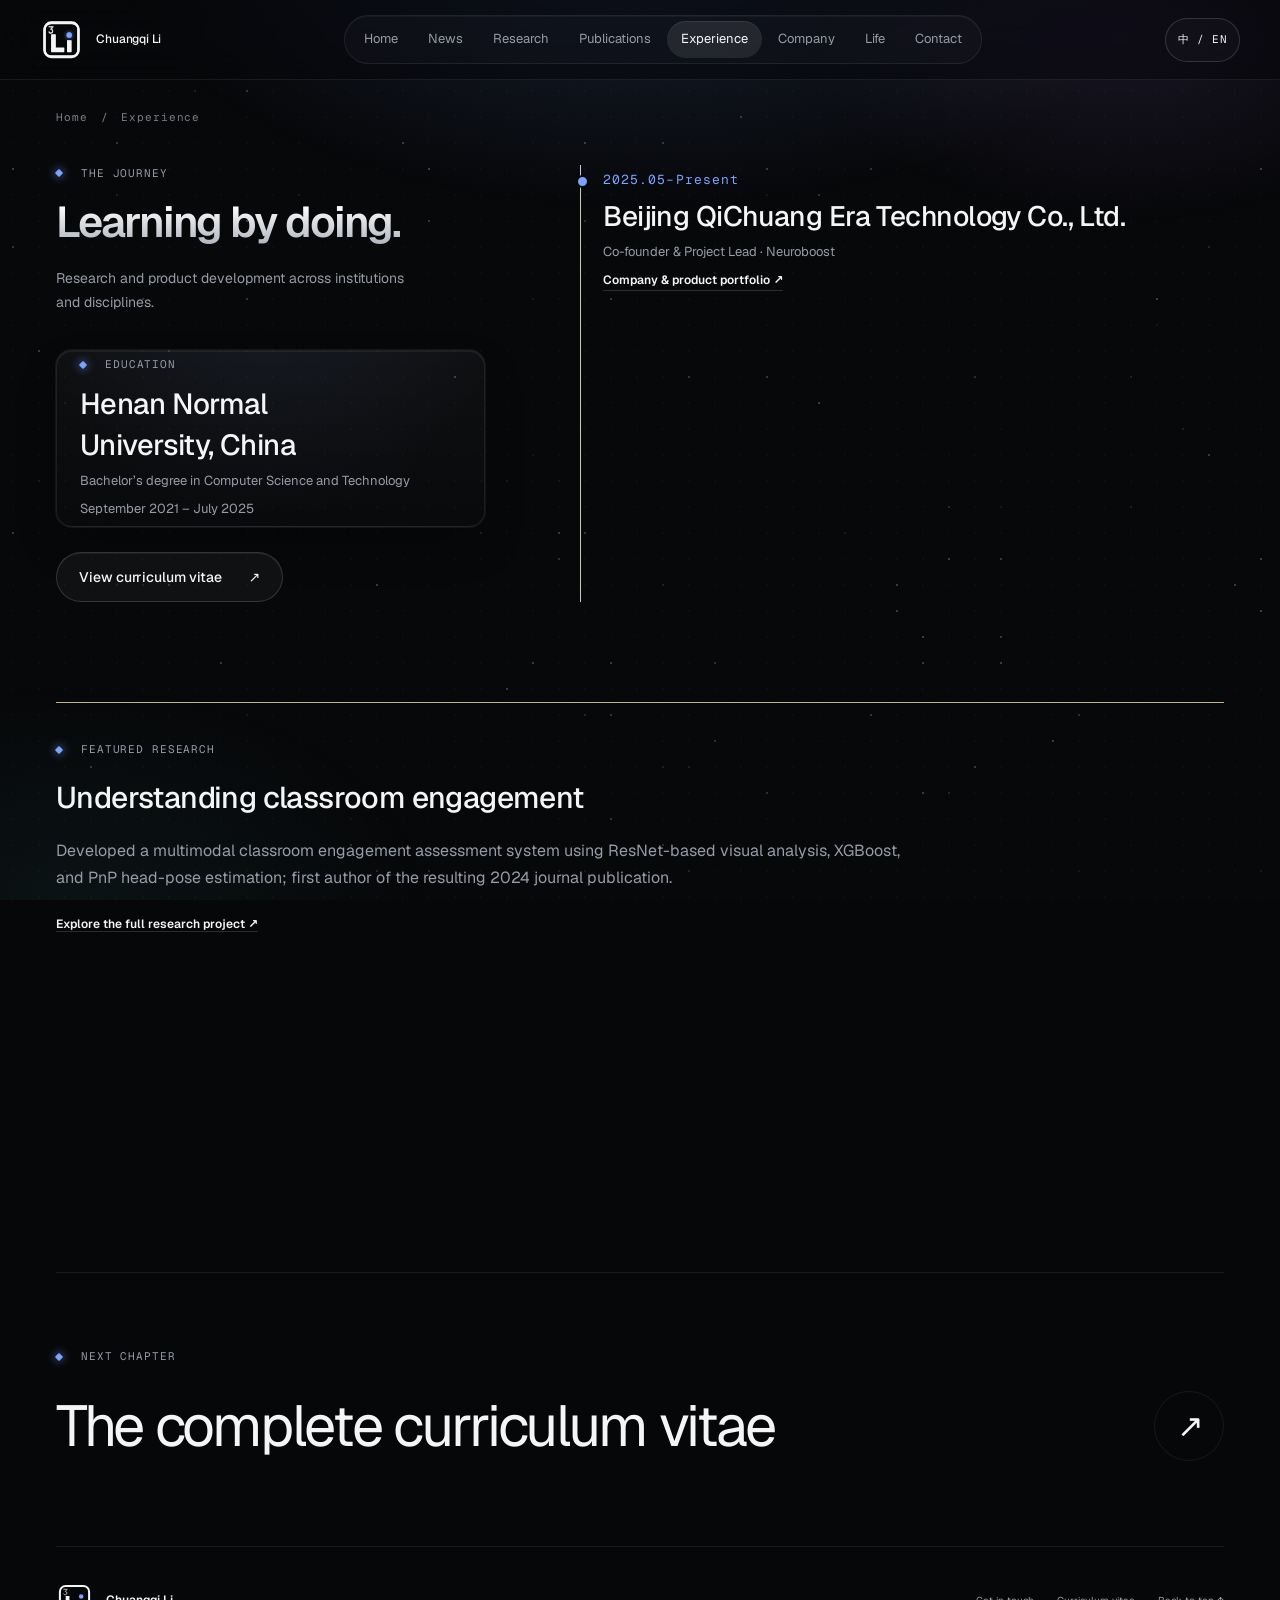
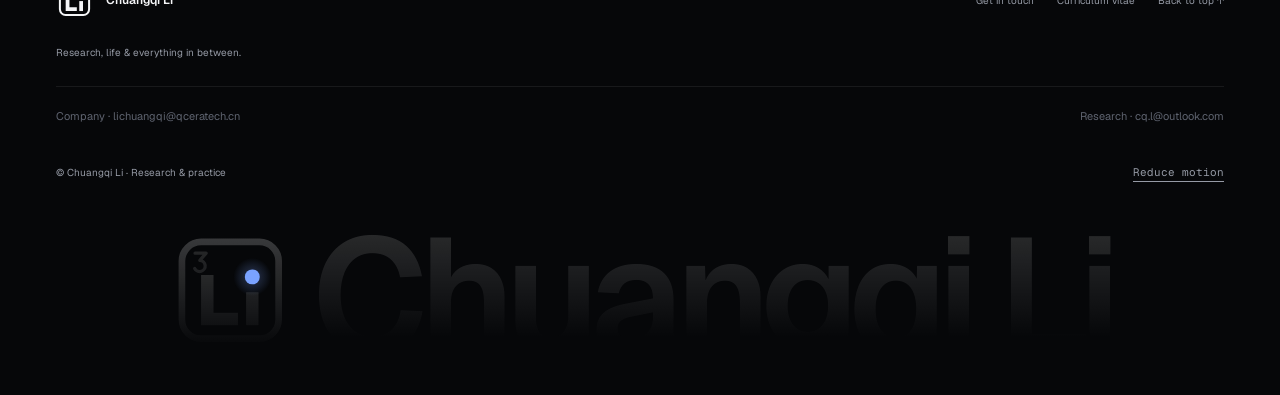
<file: docs/experience.html>
<!DOCTYPE html>
<html lang="en"><head><meta charset="utf-8"><meta name="viewport" content="width=device-width,initial-scale=1"><meta name="theme-color" content="#05070d">
<title data-en="Experience &amp; education — Chuangqi Li" data-zh="经历 — Chuangqi Li">Experience &amp; education — Chuangqi Li</title>
<link rel="icon" href="assets/favicon.svg?v=li-mark-20261015" type="image/svg+xml"><link rel="stylesheet" href="assets/style.css"><link rel="stylesheet" href="assets/company.css"><link rel="stylesheet" href="assets/multipage.css?v=research-update"><script src="assets/main.js?v=20261106-cv" defer></script><link rel="stylesheet" href="assets/luxury.css?v=20260912b"><link rel="stylesheet" href="assets/databank.css?v=20260912"><meta name="description" content="Education at Henan Normal University, research experience and entrepreneurship."><link rel="canonical" href="https://chuangqilee.github.io/personnal.io/experience.html"><meta property="og:title" content="Experience &amp; education — Chuangqi Li"><meta property="og:description" content="Education at Henan Normal University, research experience and entrepreneurship."><meta property="og:url" content="https://chuangqilee.github.io/personnal.io/experience.html"><meta property="og:type" content="website"><link rel="stylesheet" href="assets/site-polish.css"><link rel="stylesheet" href="assets/edition.css?v=20261001b"><script src="assets/edition.js?v=20261001b" defer></script><link rel="stylesheet" href="assets/brand.css?v=20261001"><link rel="preload" href="assets/fonts/geist-latin.woff2" as="font" type="font/woff2" crossorigin><script>try{if(!sessionStorage.getItem('li-intro')&&!location.hash&&!matchMedia('(prefers-reduced-motion: reduce)').matches&&localStorage.getItem('edition-reduce-motion')!=='true'){document.documentElement.classList.add('li-intro-on');self.liIntroAt=performance.now()}}catch(e){}</script><link rel="stylesheet" href="assets/tech.css?v=20261106-profile"><script src="assets/tech.js?v=20261106-profile" defer></script></head>
<body id="top" class="tech-site multipage detail-page page-experience luxury-site edition-site"><a class="skip-link" href="#main"><span data-en="Skip to content" data-zh="跳转到正文">Skip to content</span></a>
<header class="header"><div class="nav-wrap">
<a class="brand" href="index.html" aria-label="Chuangqi Li home"><img class="brand-mark" src="assets/monogram.svg?v=li-20261015" width="43" height="43" alt="" aria-hidden="true" decoding="async"><span class="brand-name">Chuangqi Li</span></a>
<nav aria-label="Main navigation" id="navigation"><a href="index.html"><span data-en="Home" data-zh="首页">Home</span></a><a href="news.html"><span data-en="News" data-zh="动态">News</span></a><a href="research.html"><span data-en="Research" data-zh="研究">Research</span></a><a href="publications.html"><span data-en="Publications" data-zh="论文">Publications</span></a><a href="experience.html" class="active" aria-current="page"><span data-en="Experience" data-zh="经历">Experience</span></a><a href="company.html"><span data-en="Company" data-zh="公司">Company</span></a><a href="life.html"><span data-en="Life" data-zh="生活">Life</span></a><a href="contact.html"><span data-en="Contact" data-zh="联系">Contact</span></a></nav>
<div class="nav-actions"><button class="language" id="language" type="button" aria-label="Switch to Chinese">中 / EN</button><button class="menu-toggle" type="button" aria-expanded="false" aria-controls="navigation" aria-label="Open navigation"><span></span><span></span></button></div>
</div></header><nav class="wrap breadcrumbs" aria-label="Breadcrumb"><a href="index.html"><span data-en="Home" data-zh="首页">Home</span></a><span aria-hidden="true">/</span><span aria-current="page"><span data-en="Experience" data-zh="经历">Experience</span></span></nav><main id="main" class="page-content"><section class="section experience-section" id="experience"><div class="wrap experience-grid"><div><p class="eyebrow"><span data-en="THE JOURNEY" data-zh="成长之路">THE JOURNEY</span></p><h1 data-en="Learning by doing." data-zh="在实践中成长。">Learning by doing.</h1><p class="muted" data-en="Research and product development across institutions and disciplines." data-zh="跨越不同机构与学科的科研和产品实践。">Research and product development across institutions and disciplines.</p><div class="education"><p class="eyebrow"><span data-en="EDUCATION" data-zh="教育经历">EDUCATION</span></p><h3 data-en="Henan Normal University, China" data-zh="河南师范大学">Henan Normal University, China</h3><p data-en="Bachelor’s degree in Computer Science and Technology" data-zh="计算机科学与技术学士">Bachelor’s degree in Computer Science and Technology</p><p class="small-note" data-en="September 2021 – July 2025" data-zh="2021.09–2025.07">September 2021 – July 2025</p></div><a class="button secondary cv-link" href="cv.html"><span data-en="View curriculum vitae" data-zh="查看完整简历">View curriculum vitae</span> ↗</a></div><ol class="experience-list"><li class="company-experience"><span class="experience-date"><span data-en="2025.05–Present" data-zh="2025.05–至今">2025.05–Present</span></span><div><h3 data-en="Beijing QiChuang Era Technology Co., Ltd." data-zh="北京奇创纪元科技有限公司">Beijing QiChuang Era Technology Co., Ltd.</h3><p data-en="Co-founder &amp; Project Lead · Neuroboost" data-zh="共同创始人 · 项目负责人 · 磁跃智盒">Co-founder &amp; Project Lead · Neuroboost</p><a class="text-link" href="company.html#company"><span data-en="Company &amp; product portfolio" data-zh="公司与产品展示">Company &amp; product portfolio</span> ↗</a></div></li></ol></div></section><section class="wrap section engagement-experience"><p class="eyebrow"><span class="" data-en="FEATURED RESEARCH" data-zh="代表性研究">FEATURED RESEARCH</span></p><h3 class="" data-en="Understanding classroom engagement" data-zh="理解课堂学习投入">Understanding classroom engagement</h3><p class="" data-en="Developed a multimodal classroom engagement assessment system using ResNet-based visual analysis, XGBoost, and PnP head-pose estimation; first author of the resulting 2024 journal publication." data-zh="结合基于 ResNet 的视觉分析、XGBoost 与 PnP 头部姿态估计，开发多模态课堂学习投入评估系统，并以第一作者身份发表相关 2024 年期刊论文。">Developed a multimodal classroom engagement assessment system using ResNet-based visual analysis, XGBoost, and PnP head-pose estimation; first author of the resulting 2024 journal publication.</p><p><a class="text-link" href="research.html#research-classroom-engagement"><span class="" data-en="Explore the full research project" data-zh="查看完整研究介绍">Explore the full research project</span> ↗</a></p></section><section class="edition-next wrap"><span class="eyebrow">NEXT CHAPTER</span><a href="cv.html"><span data-en="The complete curriculum vitae" data-zh="查看完整简历">The complete curriculum vitae</span><span aria-hidden="true">↗</span></a></section></main><footer class="wrap footer multi-footer"><a class="brand" href="index.html"><img class="brand-mark" src="assets/monogram.svg?v=li-20261015" width="43" height="43" alt="" aria-hidden="true" decoding="async">Chuangqi Li</a><div class="footer-links"><a href="contact.html"><span data-en="Get in touch" data-zh="联系我">Get in touch</span></a><a href="cv.html"><span data-en="Curriculum vitae" data-zh="个人简历">Curriculum vitae</span></a><a href="#top"><span data-en="Back to top" data-zh="返回顶部">Back to top</span> ↑</a></div><span><span data-en="Research, life &amp; everything in between." data-zh="研究、生活，以及其间的一切。">Research, life &amp; everything in between.</span></span><div class="footer-contacts"><a href="mailto:lichuangqi@qceratech.cn"><span class="" data-en="Company" data-zh="公司联系">Company</span> · lichuangqi@qceratech.cn</a><a href="mailto:cq.l@outlook.com"><span class="" data-en="Research" data-zh="科研联系">Research</span> · cq.l@outlook.com</a></div><div class="edition-footnote"><span>© Chuangqi Li · Research &amp; practice</span><button type="button" class="edition-motion" aria-pressed="false"><span data-en="Reduce motion" data-zh="减少动态效果">Reduce motion</span></button></div></footer></body></html>
</file>
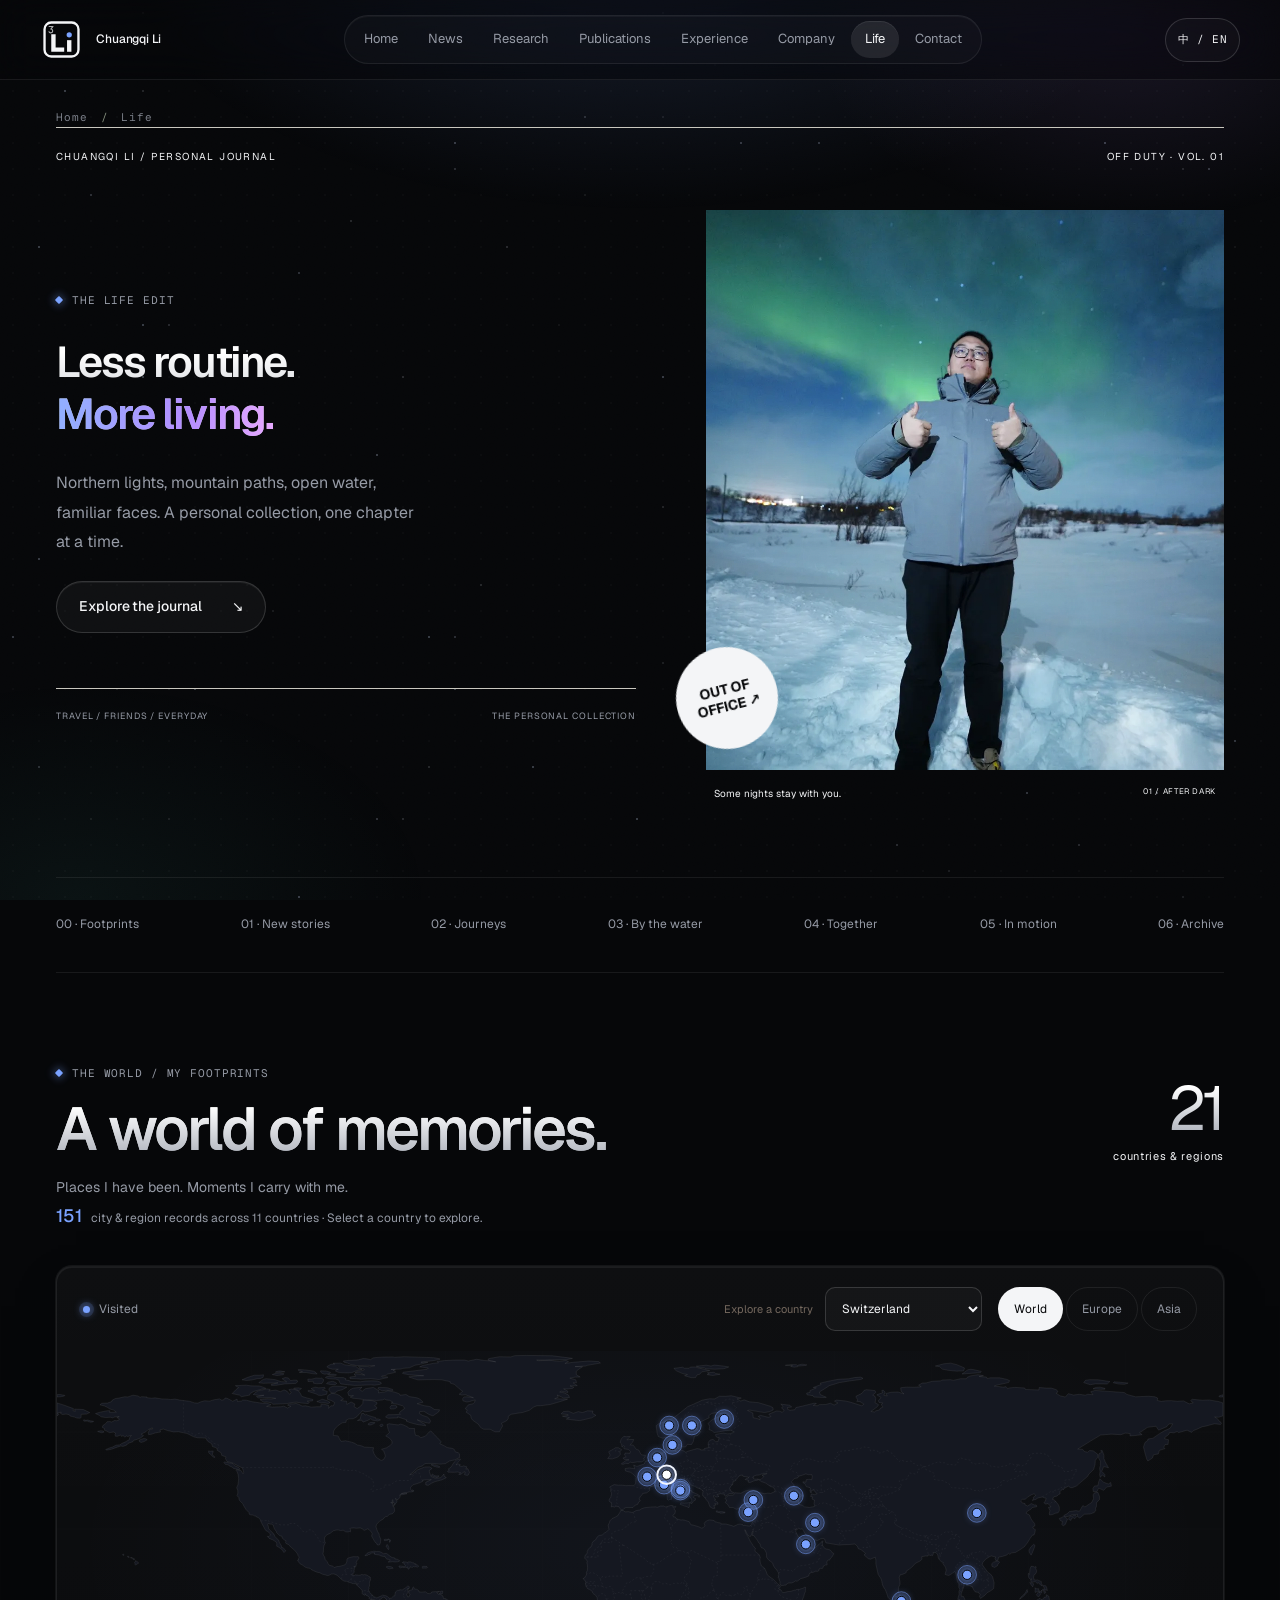
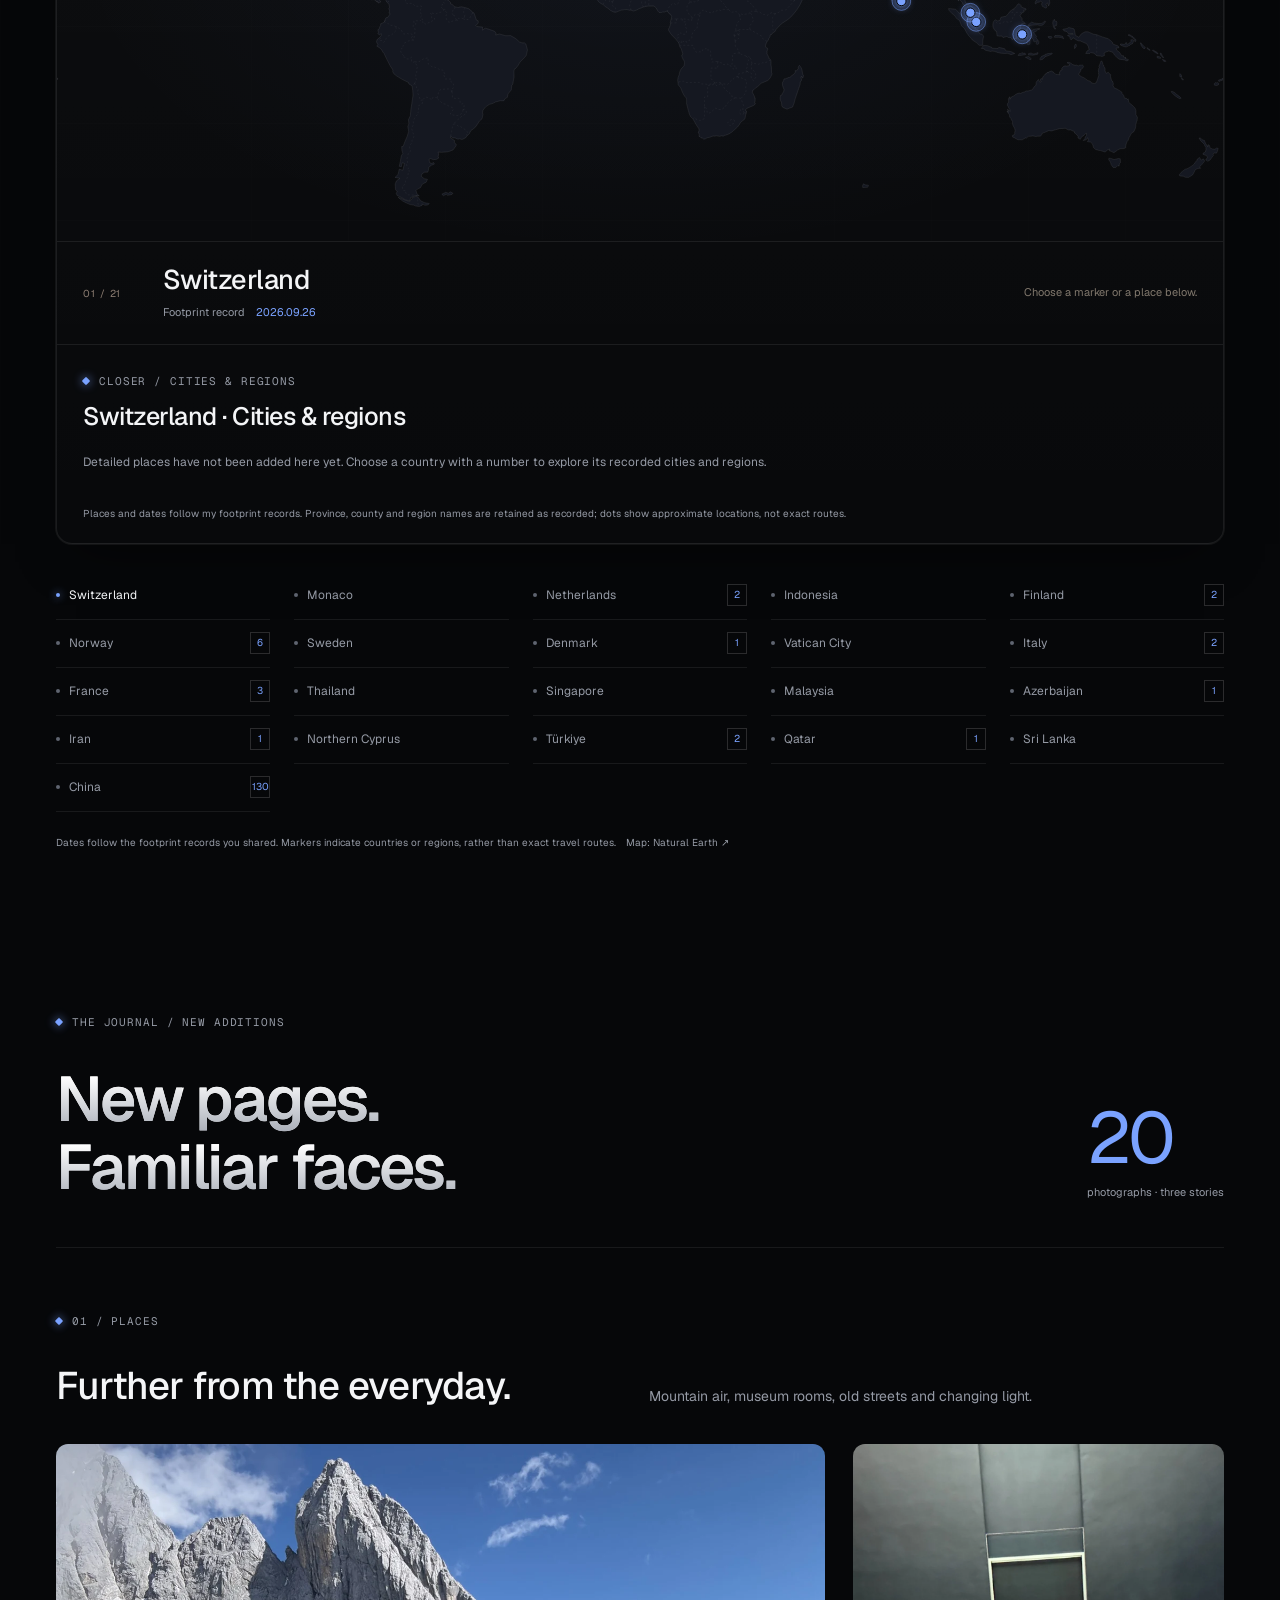
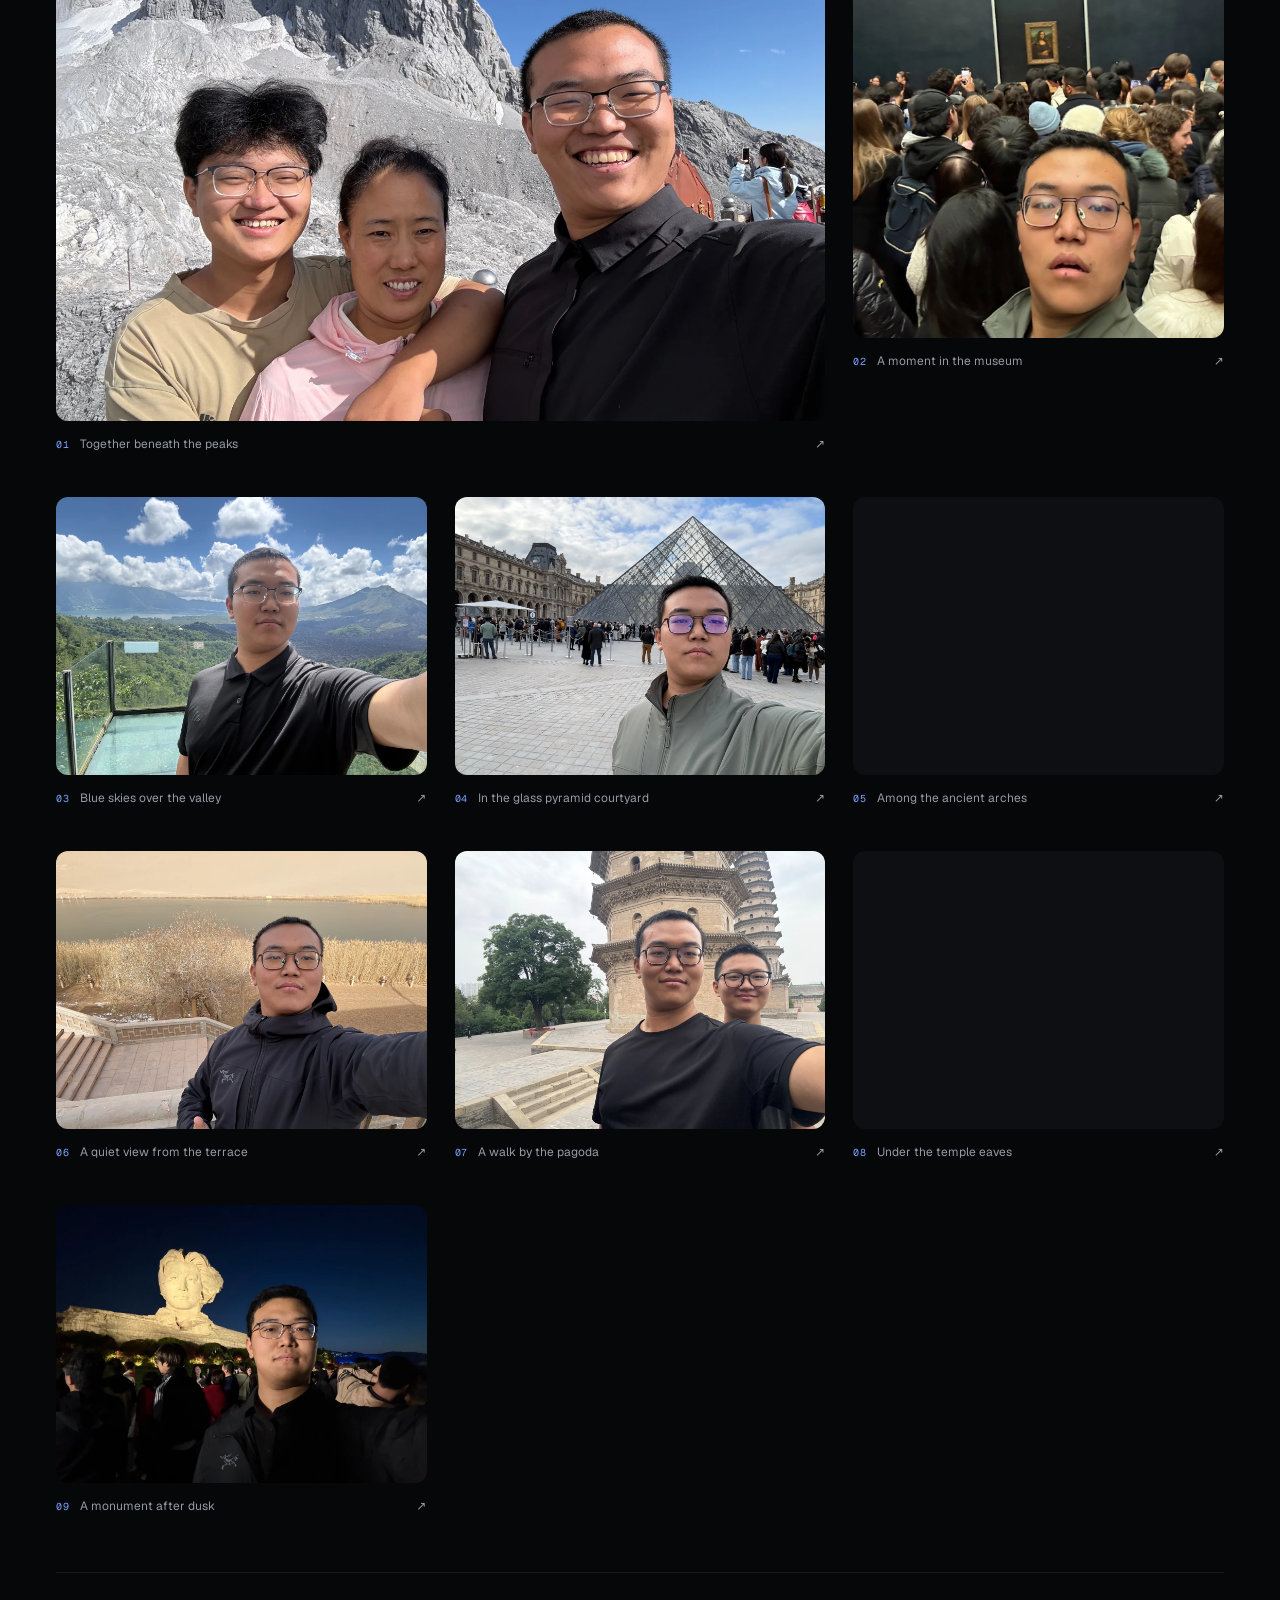
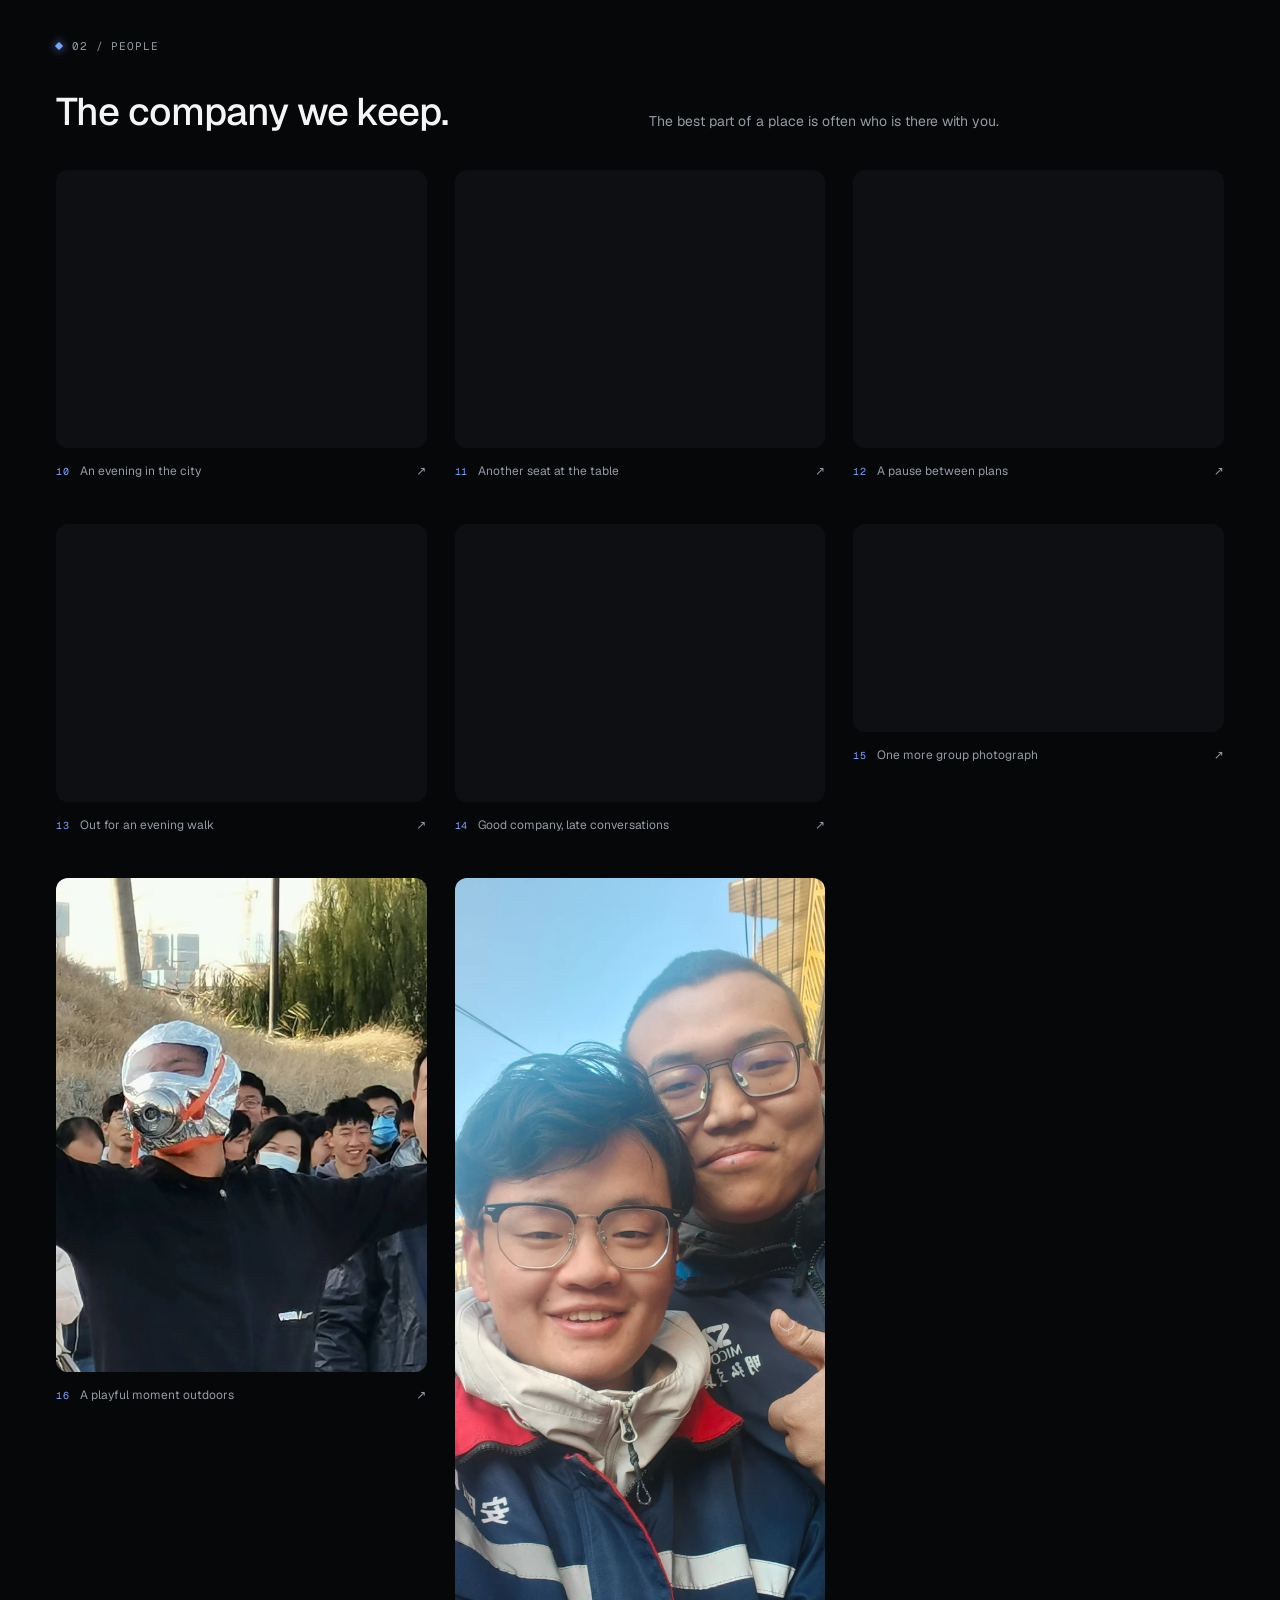
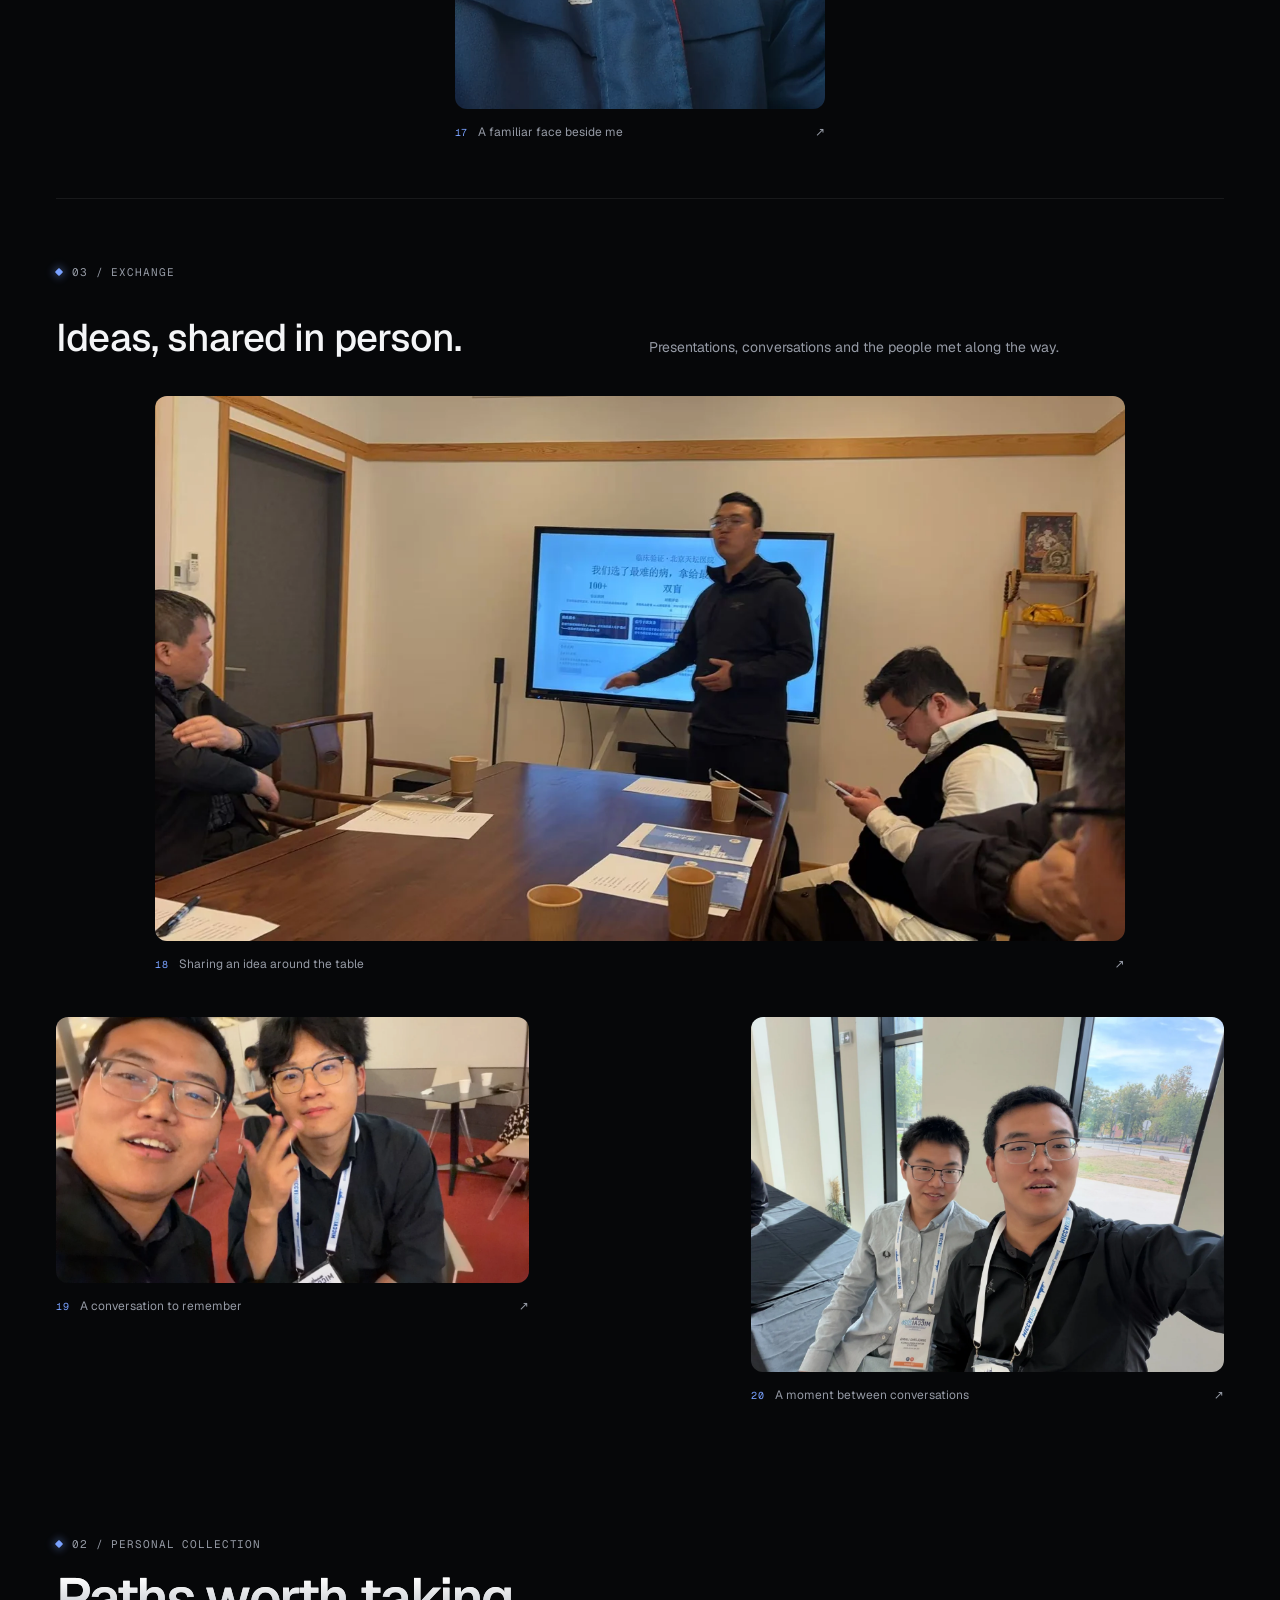
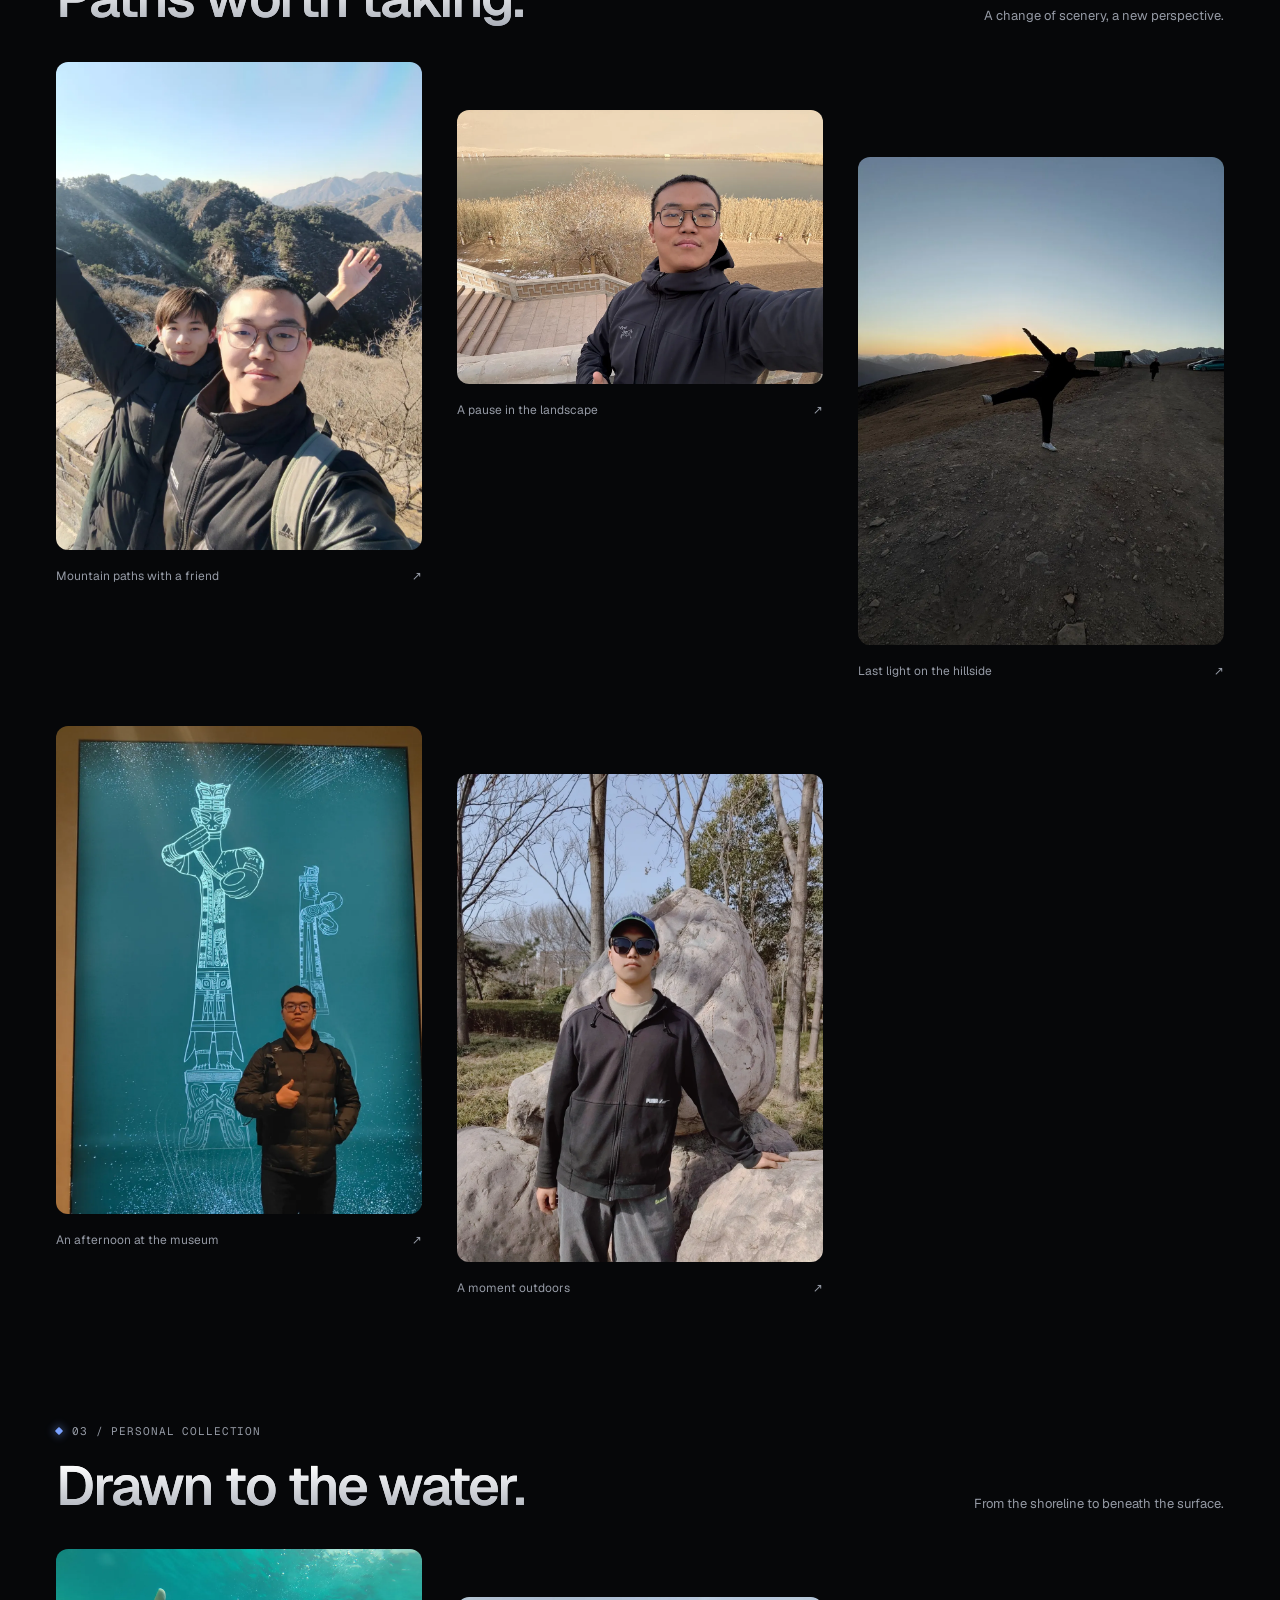
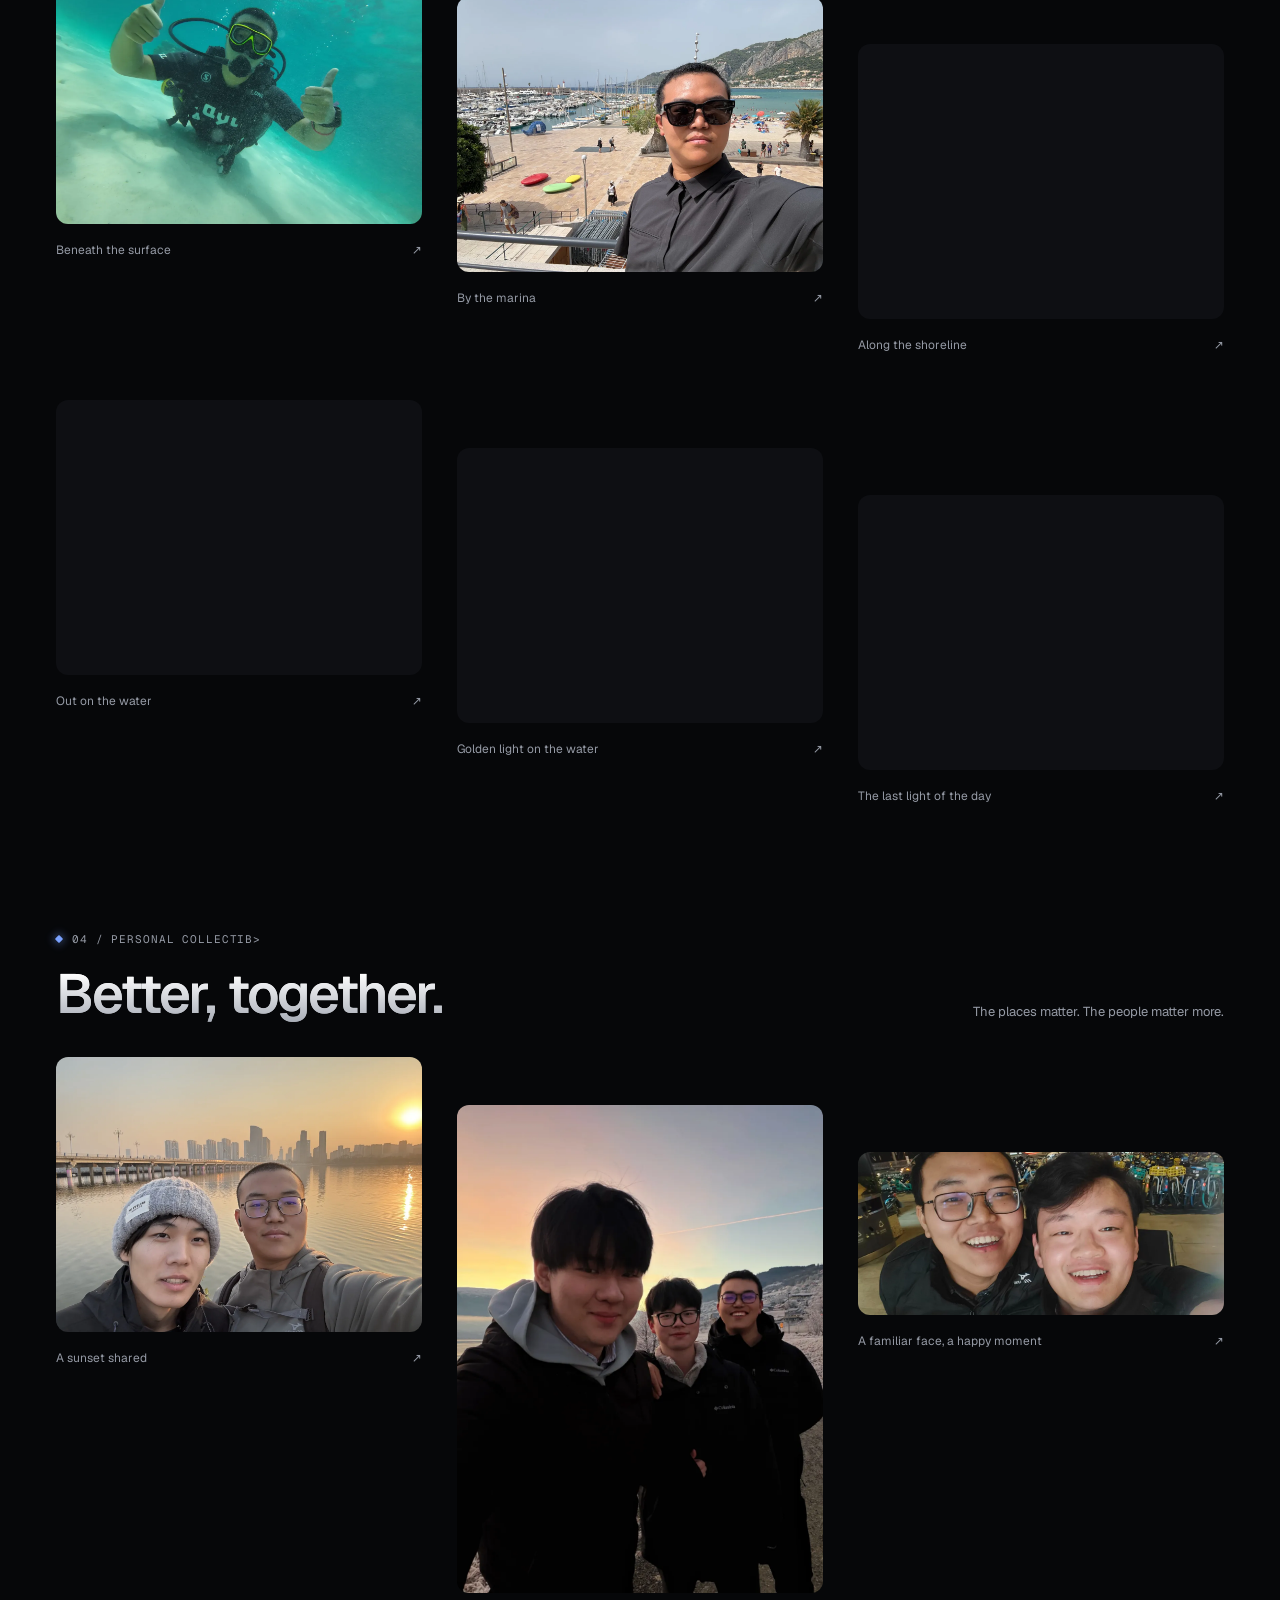
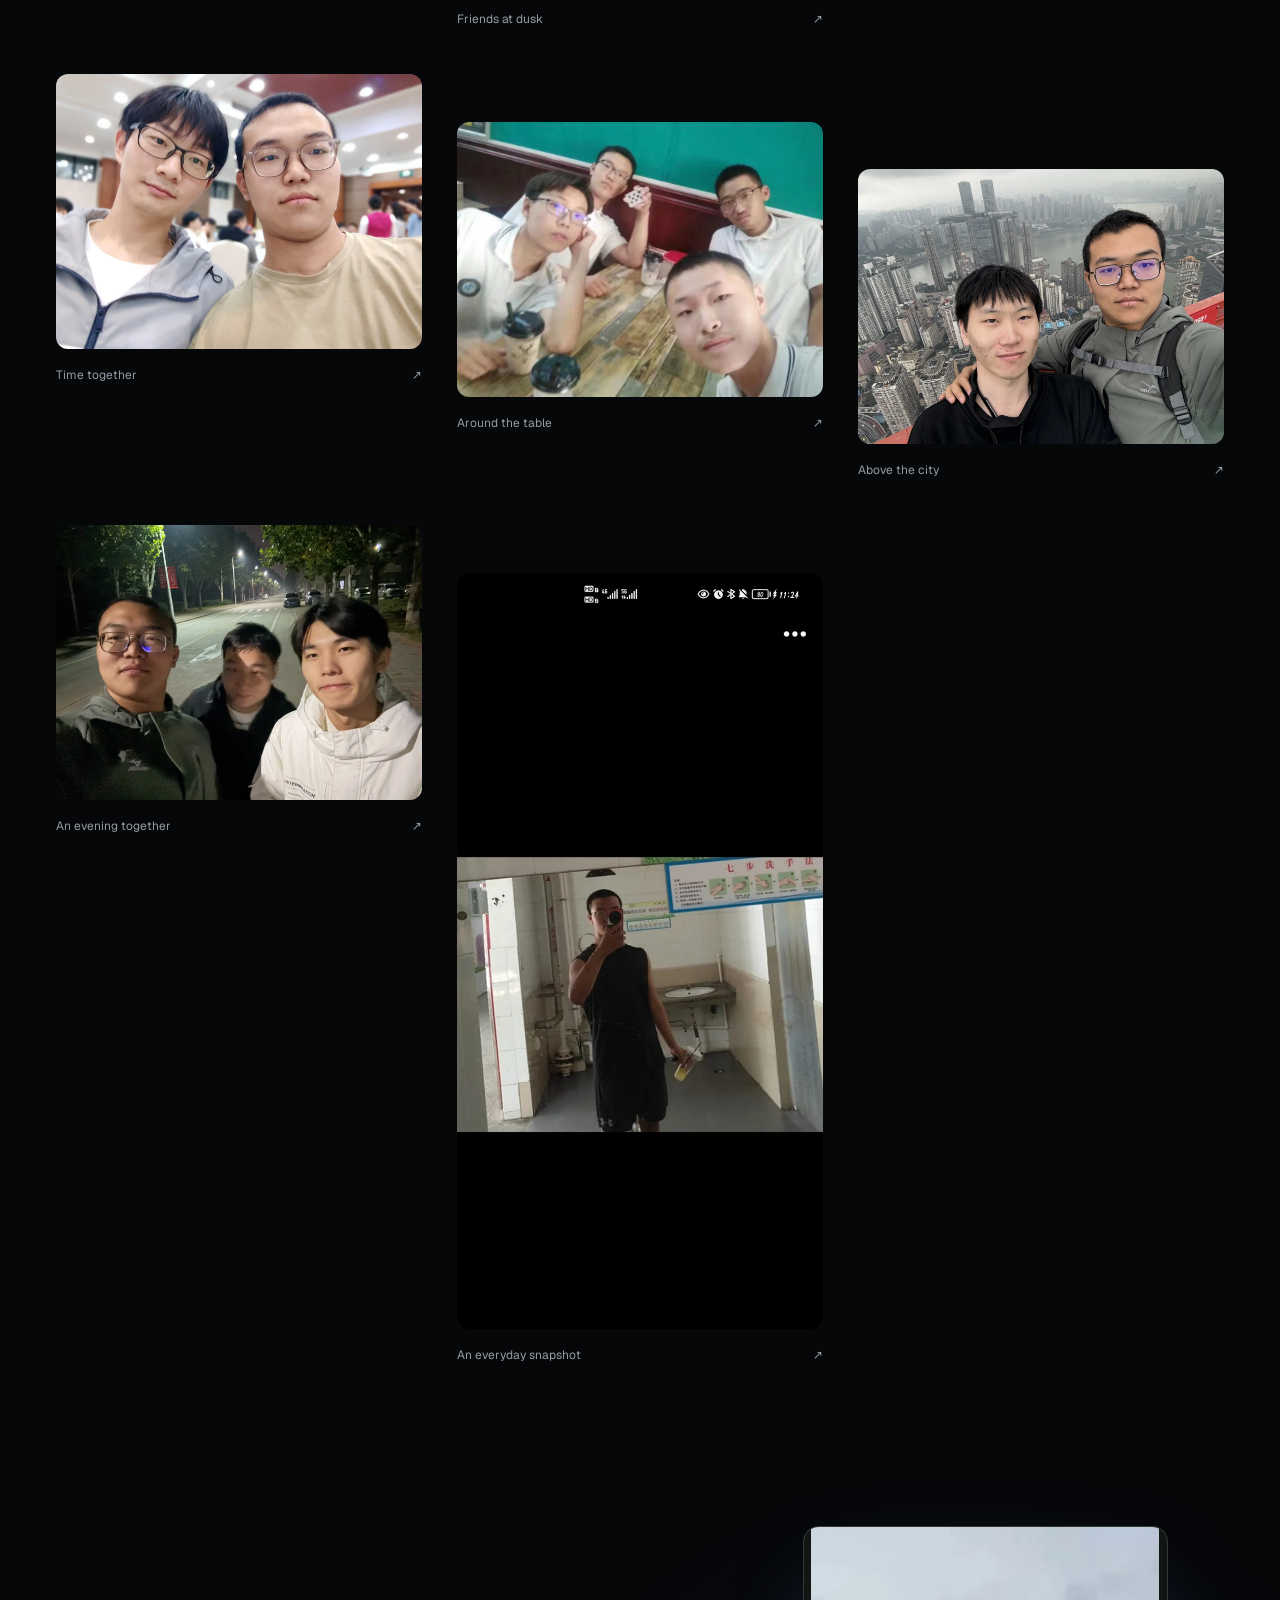
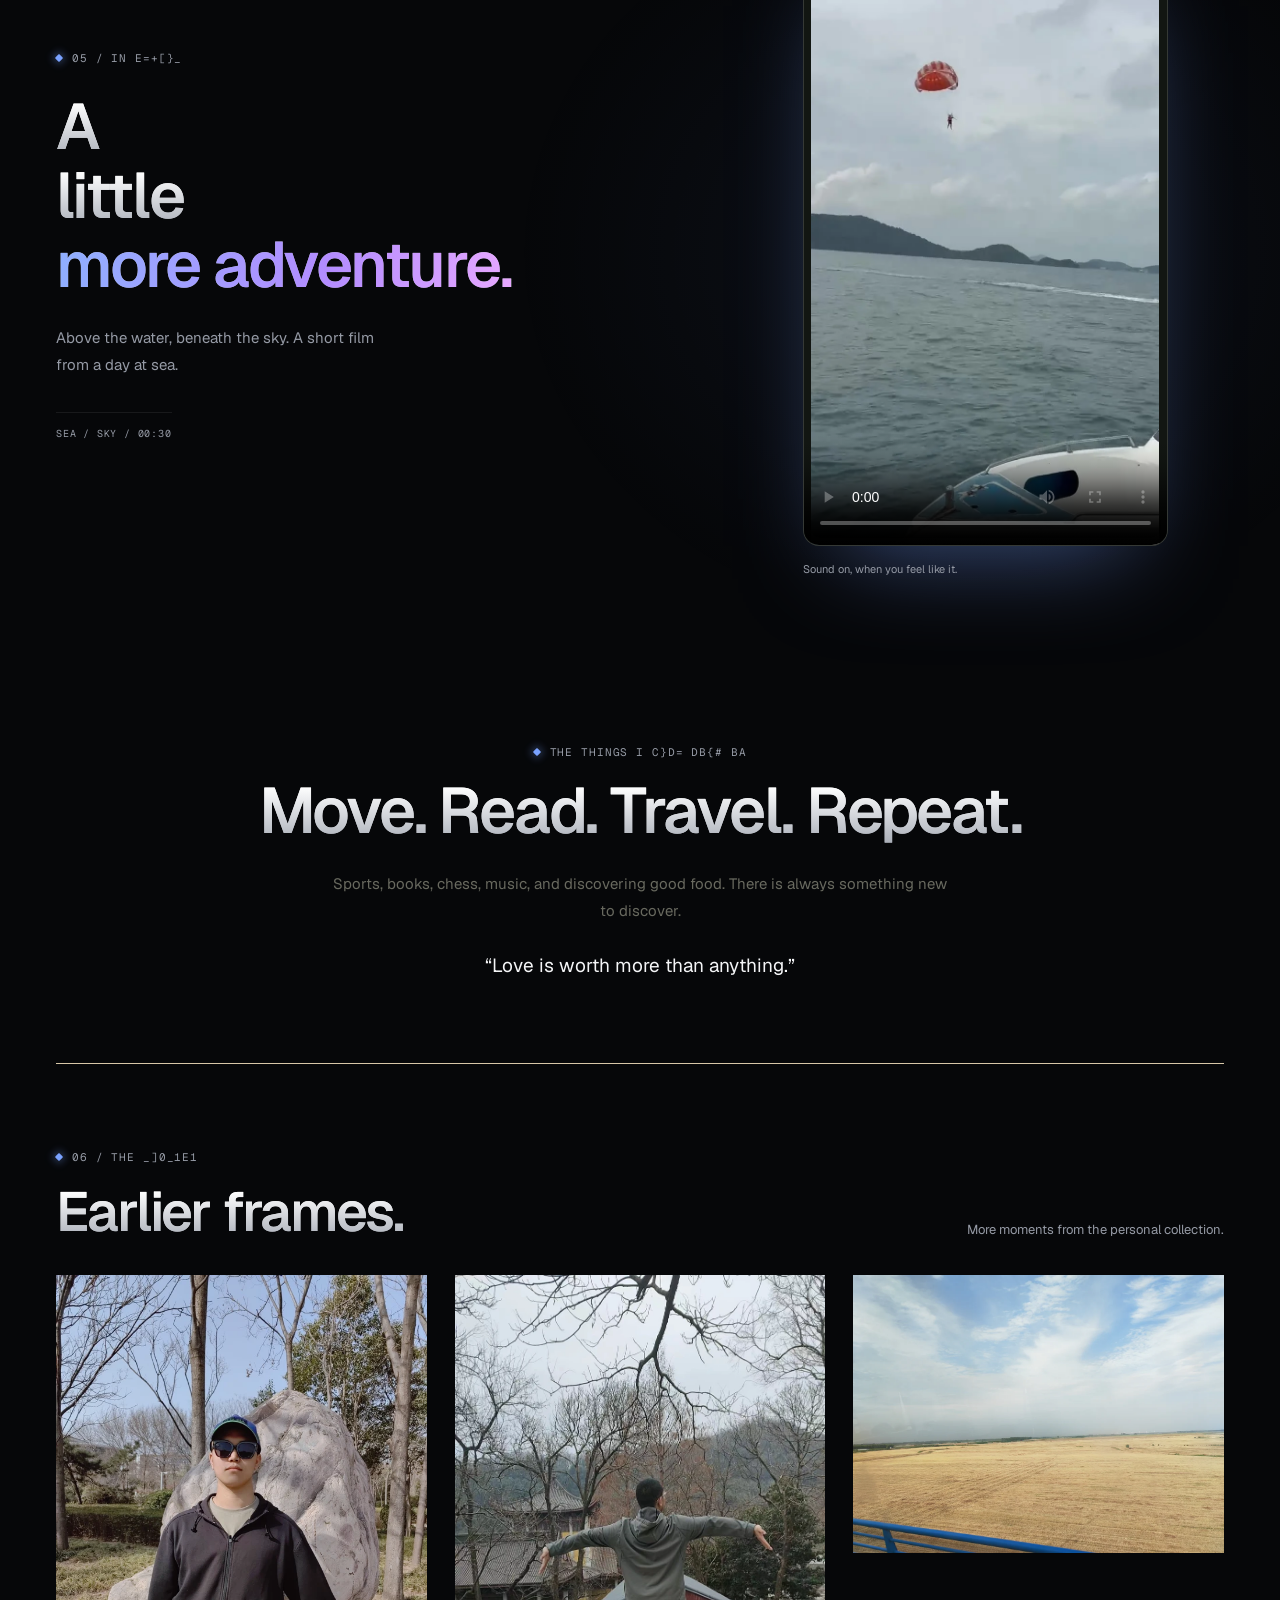
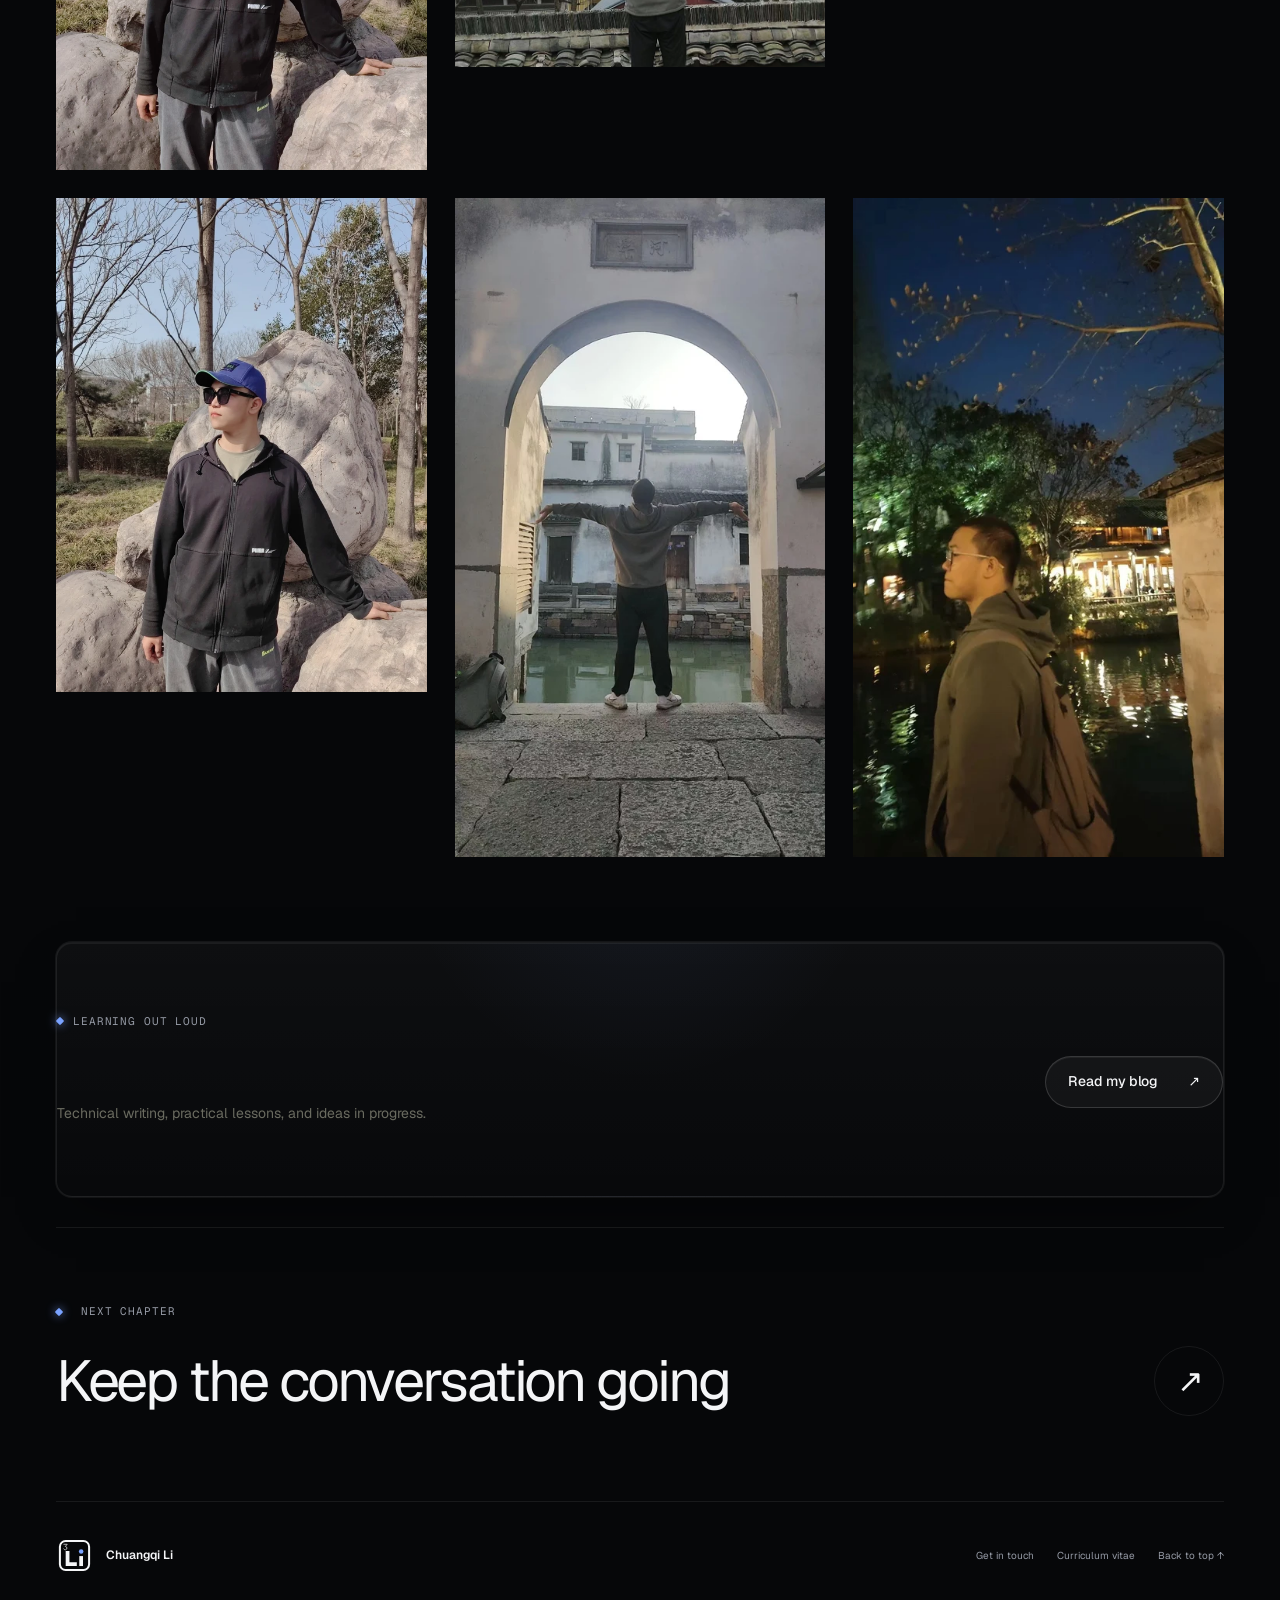
<file: docs/life.html>
<!DOCTYPE html>
<html lang="en"><head><meta charset="utf-8"><meta name="viewport" content="width=device-width,initial-scale=1"><meta name="theme-color" content="#05070d">
<title data-en="Beyond research — Chuangqi Li" data-zh="生活 — Chuangqi Li">Beyond research — Chuangqi Li</title>
<link rel="icon" href="assets/favicon.svg?v=li-mark-20261015" type="image/svg+xml"><link rel="stylesheet" href="assets/style.css"><link rel="stylesheet" href="assets/multipage.css?v=expanded"><script src="assets/main.js?v=20261106-cv" defer></script><link rel="stylesheet" href="assets/life-edit.css?v=20260912"><script src="assets/life-edit.js?v=20260912" defer></script><link rel="stylesheet" href="assets/luxury.css?v=20260912b"><meta name="description" content="Chuangqi Li’s personal journal: journeys, open water, friends, photographs and film."><link rel="canonical" href="https://chuangqilee.github.io/personnal.io/life.html"><meta property="og:title" content="Beyond research — Chuangqi Li"><meta property="og:description" content="Chuangqi Li’s personal journal: journeys, open water, friends, photographs and film."><meta property="og:url" content="https://chuangqilee.github.io/personnal.io/life.html"><meta property="og:type" content="website"><link rel="stylesheet" href="assets/site-polish.css"><link rel="stylesheet" href="assets/edition.css?v=20261001b"><script src="assets/edition.js?v=20261001b" defer></script><link rel="stylesheet" href="assets/brand.css?v=20261001"><link rel="stylesheet" href="assets/life-october.css?v=20261005"><link rel="stylesheet" href="assets/travel-map.css?v=20261005-cities2"><script src="assets/travel-map.js?v=20261005-cities2" defer></script><link rel="preload" href="assets/fonts/geist-latin.woff2" as="font" type="font/woff2" crossorigin><script>try{if(!sessionStorage.getItem('li-intro')&&!location.hash&&!matchMedia('(prefers-reduced-motion: reduce)').matches&&localStorage.getItem('edition-reduce-motion')!=='true'){document.documentElement.classList.add('li-intro-on');self.liIntroAt=performance.now()}}catch(e){}</script><link rel="stylesheet" href="assets/tech.css?v=20261106-profile"><script src="assets/tech.js?v=20261106-profile" defer></script></head>
<body id="top" class="tech-site multipage detail-page page-life life-editorial luxury-site edition-site"><a class="skip-link" href="#main"><span data-en="Skip to content" data-zh="跳转到正文">Skip to content</span></a>
<header class="header"><div class="nav-wrap">
<a class="brand" href="index.html" aria-label="Chuangqi Li home"><img class="brand-mark" src="assets/monogram.svg?v=li-20261015" width="43" height="43" alt="" aria-hidden="true" decoding="async"><span class="brand-name">Chuangqi Li</span></a>
<nav aria-label="Main navigation" id="navigation"><a href="index.html"><span data-en="Home" data-zh="首页">Home</span></a><a href="news.html"><span data-en="News" data-zh="动态">News</span></a><a href="research.html"><span data-en="Research" data-zh="研究">Research</span></a><a href="publications.html"><span data-en="Publications" data-zh="论文">Publications</span></a><a href="experience.html"><span data-en="Experience" data-zh="经历">Experience</span></a><a href="company.html"><span data-en="Company" data-zh="公司">Company</span></a><a href="life.html" class="active" aria-current="page"><span data-en="Life" data-zh="生活">Life</span></a><a href="contact.html"><span data-en="Contact" data-zh="联系">Contact</span></a></nav>
<div class="nav-actions"><button class="language" id="language" type="button" aria-label="Switch to Chinese">中 / EN</button><button class="menu-toggle" type="button" aria-expanded="false" aria-controls="navigation" aria-label="Open navigation"><span></span><span></span></button></div>
</div></header><nav class="wrap breadcrumbs" aria-label="Breadcrumb"><a href="index.html"><span data-en="Home" data-zh="首页">Home</span></a><span aria-hidden="true">/</span><span aria-current="page"><span data-en="Life" data-zh="生活">Life</span></span></nav><main id="main" class="page-content le-main">
<section class="wrap le-cover" id="life"><div class="le-edition"><span>CHUANGQI LI / PERSONAL JOURNAL</span><span class="" data-en="OFF DUTY · VOL. 01" data-zh="生活片刻 · VOL. 01">OFF DUTY · VOL. 01</span></div><div class="le-cover-grid"><div class="le-cover-copy"><p class="le-kicker">THE LIFE EDIT</p><h1><span class="" data-en="Less routine." data-zh="走出日常。">Less routine.</span><em><span class="" data-en="More living." data-zh="感受生活。">More living.</span></em></h1><p class="le-intro" data-en="Northern lights, mountain paths, open water, familiar faces. A personal collection, one chapter at a time." data-zh="极光、山野、海面，还有熟悉的面孔。把生活按章节收藏，也把每一次相遇留在这里。">Northern lights, mountain paths, open water, familiar faces. A personal collection, one chapter at a time.</p><a href="#travel-map" class="le-pill"><span class="" data-en="Explore the journal" data-zh="翻开生活手记">Explore the journal</span> <span>↘</span></a><div class="le-cover-footer"><span>TRAVEL / FRIENDS / EVERYDAY</span><span>THE PERSONAL COLLECTION</span></div></div><figure class="le-cover-image"><a class="le-zoom" href="assets/life-edit/01.webp" aria-label="View northern lights photograph / 查看极光照片"><img src="assets/life-edit/01.webp" alt="Under the northern lights / 极光下的身影" width="1200" height="1800" fetchpriority="high" decoding="async"></a><figcaption><span class="" data-en="Some nights stay with you." data-zh="有些夜晚，值得一直记得。">Some nights stay with you.</span><span>01 / AFTER DARK</span></figcaption><span class="le-stamp" aria-hidden="true">OUT OF<br>OFFICE ↗</span></figure></div></section>
<nav class="wrap collection-nav" aria-label="Life chapters / 生活章节"><a href="#travel-map"><span data-en="00 · Footprints" data-zh="00 · 世界足迹">00 · Footprints</span></a><a href="#new-moments"><span data-en="01 · New stories" data-zh="01 · 新的故事">01 · New stories</span></a><a href="#journeys"><span class="" data-en="02 · Journeys" data-zh="02 · 山野与城市">02 · Journeys</span></a><a href="#water"><span class="" data-en="03 · By the water" data-zh="03 · 海面与日落">03 · By the water</span></a><a href="#together"><span class="" data-en="04 · Together" data-zh="04 · 朋友与相聚">04 · Together</span></a><a href="#motion"><span class="" data-en="05 · In motion" data-zh="05 · 动态影像">05 · In motion</span></a><a href="#life-archive"><span class="" data-en="06 · Archive" data-zh="06 · 过去的光影">06 · Archive</span></a></nav><section class="wrap travel-section" id="travel-map" aria-labelledby="travel-heading"><div class="travel-heading"><div><p class="le-kicker">THE WORLD / MY FOOTPRINTS</p><h2 id="travel-heading" data-en="A world of memories." data-zh="把回忆，留在世界地图上。">A world of memories.</h2></div><div class="travel-total"><strong>21</strong><span data-en="countries &amp; regions" data-zh="个国家和地区">countries &amp; regions</span></div></div><p data-en="Places I have been. Moments I carry with me." data-zh="去过的地方，也成为了我的一部分。">Places I have been. Moments I carry with me.</p><p class="travel-record-summary"><strong>151</strong> <span data-en="city &amp; region records across 11 countries · Select a country to explore." data-zh="条城市与地区记录，覆盖 11 个国家 · 选择国家，展开足迹。">city &amp; region records across 11 countries · Select a country to explore.</span></p><div class="travel-shell"><div class="travel-toolbar"><span class="travel-legend"><i></i><span data-en="Visited" data-zh="已到访">Visited</span></span><label class="travel-country-select"><span data-en="Explore a country" data-zh="选择国家查看地点">Explore a country</span><select id="travel-country-picker" aria-label="Explore a country / 选择国家查看地点"><option value="ch" data-en="Switzerland" data-zh="瑞士">Switzerland</option><option value="mc" data-en="Monaco" data-zh="摩纳哥">Monaco</option><option value="nl" data-en="Netherlands · 2" data-zh="荷兰 · 2">Netherlands · 2</option><option value="id" data-en="Indonesia" data-zh="印度尼西亚">Indonesia</option><option value="fi" data-en="Finland · 2" data-zh="芬兰 · 2">Finland · 2</option><option value="no" data-en="Norway · 6" data-zh="挪威 · 6">Norway · 6</option><option value="se" data-en="Sweden" data-zh="瑞典">Sweden</option><option value="dk" data-en="Denmark · 1" data-zh="丹麦 · 1">Denmark · 1</option><option value="va" data-en="Vatican City" data-zh="梵蒂冈">Vatican City</option><option value="it" data-en="Italy · 2" data-zh="意大利 · 2">Italy · 2</option><option value="fr" data-en="France · 3" data-zh="法国 · 3">France · 3</option><option value="th" data-en="Thailand" data-zh="泰国">Thailand</option><option value="sg" data-en="Singapore" data-zh="新加坡">Singapore</option><option value="my" data-en="Malaysia" data-zh="马来西亚">Malaysia</option><option value="az" data-en="Azerbaijan · 1" data-zh="阿塞拜疆 · 1">Azerbaijan · 1</option><option value="ir" data-en="Iran · 1" data-zh="伊朗 · 1">Iran · 1</option><option value="nc" data-en="Northern Cyprus" data-zh="北塞浦路斯">Northern Cyprus</option><option value="tr" data-en="Türkiye · 2" data-zh="土耳其 · 2">Türkiye · 2</option><option value="qa" data-en="Qatar · 1" data-zh="卡塔尔 · 1">Qatar · 1</option><option value="lk" data-en="Sri Lanka" data-zh="斯里兰卡">Sri Lanka</option><option value="cn" data-en="China · 130" data-zh="中国 · 130">China · 130</option></select></label><div class="travel-view-controls" role="group" aria-label="Map views / 地图视图"><button type="button" data-map-view="world" aria-pressed="true"><span data-en="World" data-zh="全球">World</span></button><button type="button" data-map-view="europe" aria-pressed="false"><span data-en="Europe" data-zh="欧洲">Europe</span></button><button type="button" data-map-view="asia" aria-pressed="false"><span data-en="Asia" data-zh="亚洲">Asia</span></button></div></div><div class="travel-map-window"><svg class="travel-svg" viewbox="0 0 1000 420" xmlns="http://www.w3.org/2000/svg" aria-labelledby="travel-map-title"><title id="travel-map-title">Travel footprints / 旅行足迹</title><g class="travel-gridlines" aria-hidden="true"><path d="M0.00 0V420"></path><path d="M83.33 0V420"></path><path d="M166.67 0V420"></path><path d="M250.00 0V420"></path><path d="M333.33 0V420"></path><path d="M416.67 0V420"></path><path d="M500.00 0V420"></path><path d="M583.33 0V420"></path><path d="M666.67 0V420"></path><path d="M750.00 0V420"></path><path d="M833.33 0V420"></path><path d="M916.67 0V420"></path><path d="M1000.00 0V420"></path><path d="M0 402.78H1000"></path><path d="M0 319.44H1000"></path><path d="M0 236.11H1000"></path><path d="M0 152.78H1000"></path><path d="M0 69.44H1000"></path><path d="M0 -13.89H1000"></path></g><g class="travel-land" aria-hidden="true"><path d="M311.8,385.7L315.4,387.4L319.3,388.1L318.1,389.4L315.4,389.6L314.0,388.6L313.1,389.7L310.7,390.6L307.7,390.3L305.7,389.4L302.8,389.0L299.3,387.5L296.4,386.0L292.6,382.9L294.9,383.5L298.8,385.3L302.5,386.3L303.9,385.0L304.8,383.1L307.4,382.0L309.3,382.3L309.3,382.3L310.4,383.6L311.8,385.7Z"></path><path d="M337.4,378.1L339.6,379.3L338.8,380.3L335.0,381.1L333.8,380.1L331.4,381.4L330.0,380.1L333.3,378.5L335.7,379.2L337.4,378.1Z"></path><path d="M695.2,374.2L691.0,374.4L690.9,372.9L691.3,371.7L691.5,371.2L693.3,372.1L695.9,372.4L696.0,372.9L695.2,374.2Z"></path><path d="M903.9,349.4L906.6,350.4L908.1,350.0L910.2,349.5L911.9,349.7L912.1,353.0L911.2,353.9L910.9,356.1L909.9,355.4L908.0,357.3L907.4,357.2L905.7,357.1L904.0,354.7L903.6,352.9L902.0,350.5L902.1,349.2L903.9,349.4Z"></path><path d="M980.6,349.8L981.2,350.9L983.2,349.8L984.0,351.0L984.0,352.1L983.0,353.4L981.2,355.5L979.8,356.6L980.8,357.9L978.6,358.0L976.3,359.0L975.5,360.8L973.9,363.6L971.8,364.9L970.4,365.7L967.8,365.6L966.0,364.7L963.0,364.5L962.5,363.5L964.0,361.4L967.5,358.7L969.3,358.2L971.3,357.1L973.7,355.6L975.3,354.2L976.6,352.1L977.6,351.4L978.0,349.9L980.0,348.6L980.6,349.8Z"></path><path d="M985.0,336.5L987.0,339.5L987.1,337.6L988.4,338.3L988.8,340.4L991.0,341.3L992.9,341.6L994.5,340.5L995.9,340.8L995.2,343.3L994.4,344.9L992.2,344.8L991.5,345.7L991.8,346.9L991.3,347.4L990.3,348.9L988.9,350.8L986.8,351.9L986.3,351.2L985.1,350.8L986.7,348.5L985.8,347.0L982.8,345.9L982.9,344.9L984.9,343.9L985.4,341.7L985.3,339.9L984.1,338.1L984.2,337.6L982.9,336.4L980.7,334.0L979.5,332.0L980.6,331.8L982.1,333.4L984.2,334.1L985.0,336.5Z"></path><path d="M964.2,297.7L963.2,298.3L961.6,297.6L959.7,296.3L957.9,294.9L956.0,292.9L955.6,292.0L956.8,292.0L958.4,292.9L959.6,293.9L960.5,294.7L962.8,296.4L964.2,297.7Z"></path><path d="M995.5,284.3L996.4,285.1L996.0,286.5L994.3,286.9L992.7,286.6L992.5,285.3L993.5,284.4L994.8,284.7L995.5,284.3Z"></path><path d="M998.2,282.8L996.5,283.4L996.1,282.3L997.5,281.8L998.4,281.6L1000.0,280.7L1000.0,282.1L998.2,282.8Z"></path><path d="M0.2,281.9L0.0,282.1L0.0,280.7L0.6,280.6L0.2,281.9Z"></path><path d="M966.2,281.9L965.3,282.2L964.4,281.0L964.5,280.3L966.2,281.9Z"></path><path d="M964.2,277.6L964.6,279.8L963.9,279.5L963.3,279.6L962.9,278.9L962.9,276.7L964.2,277.6Z"></path><path d="M639.0,273.8L639.5,277.1L640.2,278.4L639.9,279.7L639.4,280.6L638.5,278.9L638.0,279.8L638.5,281.8L638.3,283.0L637.5,283.6L637.3,286.0L636.2,289.2L634.9,293.0L633.1,298.3L632.1,302.2L630.8,305.4L628.6,306.1L626.1,307.2L624.5,306.5L622.3,305.5L621.6,304.1L621.4,301.6L620.4,299.4L620.2,297.4L620.6,295.4L621.9,294.9L621.9,294.0L623.3,291.9L623.5,290.1L622.9,288.8L622.3,287.0L622.1,284.5L623.1,282.9L623.5,281.2L624.8,281.1L626.4,280.5L627.4,280.0L628.6,279.9L630.2,278.4L632.5,276.7L633.3,275.3L633.0,274.1L634.1,274.4L635.7,272.5L635.7,270.8L636.7,269.6L637.6,270.7L638.4,271.9L639.0,273.8Z"></path><path d="M898.8,274.3L899.8,276.5L901.6,275.5L902.5,276.7L903.8,277.7L903.5,279.0L904.1,281.3L904.5,282.7L905.2,283.1L906.0,285.4L905.7,286.9L906.6,288.8L909.6,290.2L911.6,291.5L913.5,292.8L913.1,293.4L914.7,295.2L915.8,298.2L916.9,297.6L918.0,298.8L918.7,298.3L919.2,301.3L921.1,303.0L922.4,304.0L924.6,306.3L925.4,308.5L925.4,310.1L925.3,311.8L926.6,314.2L926.4,316.7L925.9,317.9L925.2,320.4L925.2,322.0L924.7,324.0L923.5,326.5L921.4,327.9L920.4,330.0L919.5,331.4L918.7,333.8L917.6,335.2L916.9,337.3L916.5,339.2L916.7,340.1L915.1,341.0L912.0,341.1L909.4,342.3L908.1,343.4L906.4,344.5L904.1,343.3L902.4,342.8L902.9,341.4L901.3,341.9L898.9,343.9L896.5,343.2L894.9,342.7L893.4,342.5L890.7,341.7L888.9,340.0L888.4,337.9L887.7,336.5L886.3,335.4L883.7,335.0L884.6,333.7L883.9,331.6L882.6,333.5L880.1,334.1L881.5,332.5L882.0,330.9L883.0,329.6L882.8,327.5L880.5,329.9L878.8,330.8L877.7,333.0L875.6,331.9L875.7,330.4L873.9,328.4L872.5,327.4L873.0,326.7L869.4,325.0L867.5,325.0L864.8,323.6L859.8,323.9L856.2,324.9L853.1,325.8L850.4,325.6L847.5,327.0L845.1,327.7L844.5,329.1L843.5,330.3L841.1,330.3L839.4,330.6L836.9,330.1L834.9,330.4L833.0,330.5L831.4,332.0L830.6,331.8L829.2,332.6L827.8,333.5L825.8,333.4L824.0,333.4L821.0,331.6L819.5,331.1L819.6,329.5L821.0,329.1L821.4,328.5L821.3,327.5L821.7,325.6L821.4,323.9L819.9,321.1L819.4,319.5L819.6,317.9L818.4,316.1L818.4,315.3L817.1,314.2L816.8,312.0L815.2,309.8L814.8,308.7L816.1,309.9L815.1,307.3L816.5,308.1L817.3,309.2L817.3,307.7L815.9,305.6L815.6,304.7L815.0,303.8L815.3,302.2L815.9,301.6L816.2,300.2L815.9,298.5L817.1,296.5L817.3,298.7L818.5,296.7L820.7,295.8L822.1,294.6L824.2,293.6L825.5,293.4L826.2,293.7L828.4,292.7L830.1,292.4L830.5,291.8L831.3,291.5L832.8,291.6L835.7,290.8L837.2,289.6L837.9,288.1L839.6,286.7L839.7,285.6L839.8,284.0L841.7,281.7L842.9,284.1L844.1,283.5L843.1,282.2L843.9,280.9L845.2,281.5L845.5,279.4L847.0,278.0L847.7,276.9L849.1,276.4L849.1,275.6L850.3,276.0L850.4,275.3L851.6,274.9L853.0,274.5L855.0,275.8L856.6,277.4L858.3,277.4L860.1,277.7L859.5,276.2L860.8,273.9L862.1,273.2L861.6,272.5L862.8,270.9L864.5,270.0L865.9,270.3L868.3,269.8L868.2,268.3L866.2,267.4L867.7,267.0L869.5,267.7L871.0,268.9L873.3,269.6L874.1,269.3L875.8,270.1L877.5,269.3L878.5,269.6L879.1,269.0L880.4,270.4L879.7,271.9L878.6,273.0L877.7,273.1L878.0,274.2L877.2,275.6L876.2,277.0L876.4,277.8L878.6,279.3L880.7,280.2L882.2,281.2L884.2,282.8L885.0,282.8L886.4,283.5L886.8,284.4L889.5,285.3L891.3,284.4L891.9,282.9L892.4,281.6L892.8,280.1L893.6,277.9L893.2,276.6L893.4,275.8L893.1,274.2L893.5,272.1L894.0,271.5L893.6,270.6L894.2,269.1L894.8,267.6L894.8,266.8L895.9,265.7L896.7,267.1L896.9,268.8L897.5,269.2L897.7,270.3L898.7,271.8L898.9,273.3L898.8,274.3Z"></path><path d="M950.3,265.2L951.1,266.2L949.2,266.2L948.1,264.5L949.8,265.1L950.3,265.2Z"></path><path d="M835.3,264.6L834.2,264.6L830.5,262.7L833.1,262.1L834.5,263.0L835.5,263.8L835.3,264.6Z"></path><path d="M946.8,263.5L945.7,263.6L944.0,263.3L943.4,262.9L943.6,261.8L945.5,262.2L946.4,262.8L946.8,263.5Z"></path><path d="M949.1,262.8L948.7,263.3L946.6,260.9L946.1,259.2L947.0,259.2L948.0,261.4L949.1,262.8Z"></path><path d="M845.7,264.3L843.3,264.9L842.9,264.6L843.2,263.6L844.4,261.9L847.1,260.8L847.5,260.2L849.9,259.5L851.8,259.4L852.7,259.1L853.7,259.4L852.7,260.2L849.8,261.4L847.5,262.2L845.7,264.3Z"></path><path d="M827.5,258.6L828.5,259.3L830.2,259.1L830.9,260.3L827.7,260.9L825.8,261.2L824.3,261.2L825.2,259.6L826.8,259.6L827.5,258.6Z"></path><path d="M841.4,258.6L841.0,260.1L836.8,260.9L833.1,260.6L833.1,259.6L835.3,259.0L837.1,259.8L838.9,259.6L841.4,258.6Z"></path><path d="M944.1,259.3L944.2,259.8L942.0,258.7L940.5,257.7L939.5,256.7L939.9,256.4L941.2,257.1L943.4,258.4L944.1,259.3Z"></path><path d="M937.6,256.5L937.1,256.7L935.8,256.0L934.7,254.9L934.8,254.4L936.5,255.6L937.6,256.5Z"></path><path d="M801.7,254.9L807.1,255.2L807.7,254.1L812.8,255.4L813.8,257.2L818.0,257.7L821.4,259.4L818.2,260.4L815.2,259.3L812.7,259.4L809.8,259.2L807.2,258.7L804.0,257.6L801.9,257.3L800.8,257.7L795.7,256.5L795.2,255.3L792.7,255.1L794.6,252.5L798.0,252.7L800.2,253.7L801.4,253.9L801.7,254.9Z"></path><path d="M874.2,253.4L872.8,255.3L872.5,253.2L873.0,252.2L873.6,251.2L874.2,252.0L874.2,253.4Z"></path><path d="M933.0,255.1L932.2,255.3L931.0,254.3L929.8,252.5L929.2,250.4L929.6,250.1L929.9,250.9L930.7,251.6L932.1,253.3L933.4,254.3L933.0,255.1Z"></path><path d="M922.2,251.3L920.7,251.6L920.3,252.3L918.8,253.0L917.3,253.7L915.9,253.7L913.6,252.9L912.0,252.1L912.2,251.2L914.7,251.6L916.2,251.4L916.7,250.1L917.1,250.0L917.3,251.5L918.9,251.3L919.7,250.3L921.2,249.3L920.9,247.7L922.6,247.6L923.2,248.1L923.1,249.6L922.2,251.3Z"></path><path d="M853.5,245.7L852.4,246.6L850.5,246.1L850.0,244.9L852.8,244.8L853.5,245.7Z"></path><path d="M862.4,244.7L863.4,246.8L861.1,245.7L858.8,245.5L857.2,245.6L855.3,245.5L855.9,244.0L859.4,243.9L862.4,244.7Z"></path><path d="M925.4,248.6L924.5,249.4L924.0,247.7L923.4,246.6L922.1,245.7L920.5,244.5L918.5,243.7L919.3,243.1L920.8,243.8L921.7,244.4L922.9,245.1L924.0,246.3L925.1,247.2L925.4,248.6Z"></path><path d="M872.6,239.3L873.4,243.8L876.3,245.5L878.6,242.5L881.8,240.8L884.2,240.8L886.6,241.8L888.7,242.8L891.7,243.3L896.5,245.2L901.6,246.8L903.5,248.3L905.1,249.7L905.5,251.3L910.1,253.0L910.8,254.5L908.3,254.8L908.9,256.6L911.3,258.5L913.2,261.4L914.7,261.3L914.6,262.5L916.8,263.0L915.9,263.5L918.9,264.7L918.6,265.5L916.7,265.7L916.1,265.0L913.7,264.7L910.9,264.3L908.7,262.5L907.1,261.0L905.7,258.5L902.1,257.3L899.7,258.1L898.0,259.0L898.4,261.1L896.2,262.0L894.6,261.6L891.8,261.4L889.3,259.2L886.5,258.6L885.8,259.4L882.3,259.5L883.4,257.2L885.2,256.4L884.5,253.4L883.1,251.1L877.7,248.7L875.5,248.5L871.3,245.9L870.5,247.3L869.4,247.5L868.8,246.5L868.8,245.3L866.6,243.9L869.6,242.9L871.6,243.0L871.4,242.3L867.3,242.3L866.2,240.6L863.7,240.1L862.6,238.7L866.3,238.0L867.7,237.1L872.2,238.3L872.6,239.3Z"></path><path d="M847.9,232.2L845.7,234.9L843.6,235.5L840.9,234.9L836.3,235.1L833.8,235.5L833.4,237.6L835.9,240.0L837.4,238.8L842.6,237.8L842.4,239.1L841.2,238.7L840.0,240.3L837.5,241.4L840.2,245.0L839.6,245.9L842.1,249.1L842.1,250.9L840.6,251.8L839.5,250.8L840.9,248.5L838.2,249.6L837.5,248.8L837.8,247.7L835.8,246.1L836.0,243.4L834.2,244.3L834.4,247.5L834.5,251.5L832.8,251.9L831.6,251.1L832.4,248.5L831.9,245.8L830.8,245.8L829.9,243.9L831.1,242.1L831.5,239.9L832.8,235.7L833.4,234.5L835.8,232.5L838.0,233.3L841.5,233.7L844.7,233.6L847.4,231.5L847.9,232.2Z"></path><path d="M857.5,233.0L857.3,235.4L855.9,235.1L855.5,236.8L856.6,238.3L855.8,238.6L854.7,236.9L853.9,233.3L854.4,231.1L855.4,230.1L855.6,231.6L857.2,231.8L857.5,233.0Z"></path><path d="M793.9,252.4L790.9,252.4L788.5,250.1L785.0,247.8L783.8,246.2L781.7,243.9L780.3,241.8L778.2,237.9L775.7,235.6L774.9,233.2L773.9,231.0L771.4,229.3L769.9,226.9L767.8,225.4L764.9,222.3L764.7,220.9L766.5,221.0L770.8,221.5L773.2,224.3L775.4,226.1L776.9,227.3L779.6,230.3L782.4,230.3L784.7,232.2L786.3,234.6L788.4,235.8L787.3,238.1L788.9,239.1L789.9,239.1L790.4,241.1L791.4,242.6L793.4,242.9L794.7,244.6L794.0,248.1L793.9,252.4Z"></path><path d="M827.4,231.0L830.5,233.6L827.3,233.9L826.3,235.8L826.4,238.3L823.8,240.2L823.7,243.0L822.6,247.3L822.2,246.3L819.1,247.5L818.0,245.8L816.0,245.7L814.6,244.8L811.3,245.8L810.3,244.4L808.5,244.6L806.2,244.3L805.8,240.5L804.4,239.8L803.0,237.4L802.6,235.0L803.0,232.4L804.6,230.5L806.7,231.5L808.8,231.0L809.4,228.6L810.5,228.1L813.9,227.5L815.9,225.3L817.2,223.5L818.3,222.5L820.7,221.0L822.8,219.0L824.2,216.9L825.4,216.9L826.8,218.3L826.9,219.5L828.7,220.3L831.1,221.1L830.9,222.2L829.0,222.3L829.5,223.7L827.5,224.6L825.9,227.1L827.9,229.8L827.4,231.0Z"></path><path d="M851.0,212.7L851.3,214.6L851.5,216.1L850.5,218.7L849.5,215.9L848.2,217.3L849.1,219.3L848.3,220.6L845.1,219.0L844.3,217.0L845.1,215.7L843.4,214.4L842.5,215.5L841.2,215.4L839.1,216.9L838.7,216.1L839.8,213.8L841.5,213.0L843.0,212.0L844.0,213.2L846.1,212.5L846.6,211.2L848.5,211.1L848.4,209.0L850.6,210.3L850.9,211.7L851.0,212.7Z"></path><path d="M725.6,218.9L723.2,219.5L721.9,217.3L721.4,213.3L722.6,208.8L724.6,210.4L725.8,212.3L727.2,215.2L726.8,218.1L725.6,218.9Z"></path><path d="M330.7,208.0L328.4,208.3L327.9,208.1L328.7,207.3L328.7,206.2L330.3,205.9L330.8,206.0L330.7,208.0Z"></path><path d="M844.4,207.6L843.4,208.5L842.5,210.2L841.7,211.0L839.9,209.1L840.5,208.4L841.2,207.6L841.5,205.9L843.1,205.7L842.6,207.6L844.7,204.9L844.4,207.6Z"></path><path d="M829.2,210.2L825.5,212.9L826.8,210.9L828.9,209.2L830.5,207.3L832.0,204.5L832.5,206.8L830.6,208.3L829.2,210.2Z"></path><path d="M838.6,203.1L840.2,203.9L842.0,203.9L841.9,205.1L840.7,206.3L838.9,207.1L838.8,205.8L839.0,204.4L838.6,203.1Z"></path><path d="M848.6,202.3L849.4,205.4L847.3,204.7L847.3,205.6L848.0,207.3L846.7,208.0L846.6,206.0L845.7,205.9L845.3,204.2L846.9,204.4L846.9,203.3L845.2,201.2L847.9,201.3L848.6,202.3Z"></path><path d="M837.6,199.8L836.8,202.2L835.6,200.8L834.2,198.7L836.6,198.8L837.6,199.8Z"></path><path d="M837.0,184.7L838.7,185.5L839.6,184.8L839.8,185.5L839.4,186.6L840.3,188.6L839.6,190.9L838.0,191.9L837.5,194.1L838.1,196.3L839.6,196.6L840.8,196.3L844.3,197.8L844.0,199.3L844.9,200.0L844.7,201.3L842.5,199.9L841.5,198.5L840.8,199.5L839.0,197.8L836.5,198.2L835.1,197.6L835.2,196.5L836.1,195.8L835.3,195.1L834.9,196.1L833.5,194.5L833.1,193.3L833.0,190.7L834.1,191.6L834.4,187.2L835.3,184.7L837.0,184.7Z"></path><path d="M317.8,185.5L317.1,186.2L315.0,186.2L313.4,186.3L313.2,185.1L313.6,184.7L315.9,184.7L317.3,184.9L317.8,185.5Z"></path><path d="M286.4,186.5L285.5,186.9L284.0,186.5L282.4,185.5L282.7,184.8L283.9,184.7L284.5,184.7L286.4,185.0L287.9,185.7L288.3,186.4L286.4,186.5Z"></path><path d="M298.4,180.9L300.8,181.3L301.1,180.9L303.3,180.9L305.0,181.6L305.7,181.5L306.2,182.5L307.7,182.5L307.6,183.3L308.9,183.4L310.2,184.4L309.2,185.5L307.9,184.9L306.6,185.1L305.7,184.9L305.2,185.4L304.1,185.6L303.7,184.9L302.8,185.3L301.7,187.2L301.0,186.8L300.8,186.0L299.0,185.5L297.7,185.7L296.0,185.5L294.7,186.0L293.2,185.2L293.4,184.3L296.0,184.6L298.1,184.9L299.1,184.3L297.8,183.1L297.8,182.0L296.1,181.6L296.7,180.8L298.4,180.9Z"></path><path d="M806.5,184.2L804.1,185.6L801.8,184.7L801.7,182.3L803.1,181.1L806.1,180.3L807.7,180.3L808.4,181.4L807.1,182.6L806.5,184.2Z"></path><path d="M67.9,183.1L67.5,183.6L66.8,183.2L66.9,182.4L66.5,181.4L66.6,181.1L67.1,180.6L66.9,180.1L67.1,179.8L67.3,179.9L68.3,180.3L68.8,180.6L69.3,180.9L70.0,181.9L69.9,182.1L68.8,182.7L67.9,183.1Z"></path><path d="M66.4,178.8L65.5,179.0L65.0,178.4L64.7,178.2L64.7,178.0L65.0,177.7L66.0,178.0L66.7,178.4L66.4,178.8Z"></path><path d="M64.6,177.3L64.5,177.6L63.0,177.5L63.2,177.2L64.6,177.3Z"></path><path d="M62.1,176.9L61.9,177.0L61.7,177.0L60.8,176.9L60.4,176.3L60.3,176.2L61.0,175.8L61.3,176.0L62.1,176.9Z"></path><path d="M57.4,175.1L57.0,175.3L56.1,174.8L56.3,174.6L56.7,174.3L57.3,174.4L57.4,175.1Z"></path><path d="M278.7,172.9L279.8,173.9L282.4,173.6L283.4,174.2L285.7,176.0L287.4,177.2L288.3,177.2L290.0,177.7L289.8,178.5L291.9,178.6L293.9,179.8L293.6,180.4L291.8,180.8L289.9,180.9L288.0,180.7L284.0,181.0L285.9,179.4L284.7,178.7L283.0,178.5L282.0,177.7L281.3,176.1L279.8,176.2L277.2,175.5L276.3,174.9L272.7,174.5L271.8,173.9L272.8,173.2L270.1,173.1L268.1,174.5L266.9,174.6L266.5,175.2L265.1,175.6L264.0,175.3L265.4,174.4L266.0,173.4L267.3,172.8L268.7,172.3L270.8,172.0L271.5,171.7L273.9,171.9L276.1,171.9L278.7,172.9Z"></path><path d="M284.6,170.1L283.9,170.2L283.2,168.6L282.2,167.8L282.8,166.1L283.6,166.2L284.6,168.5L284.6,170.1Z"></path><path d="M836.6,172.8L835.4,175.1L833.9,172.7L833.6,170.7L835.3,167.9L837.5,165.8L838.8,166.7L838.3,168.3L836.6,172.8Z"></path><path d="M283.8,162.3L280.8,162.7L280.6,161.7L281.9,161.5L283.8,161.6L283.8,162.3Z"></path><path d="M286.1,162.2L285.6,164.2L285.1,163.9L285.2,162.4L283.9,161.3L283.9,161.0L286.1,162.2Z"></path><path d="M874.0,141.3L874.4,142.2L872.8,143.9L871.6,143.0L870.2,143.6L869.5,145.3L867.7,144.5L867.7,143.2L869.2,141.5L870.8,141.8L872.0,140.7L874.0,141.3Z"></path><path d="M596.0,137.0L594.2,138.2L594.4,138.7L594.5,138.9L591.6,140.1L590.3,139.7L589.6,138.6L590.9,138.5L591.1,138.5L591.5,137.8L593.5,137.9L596.0,137.0Z"></path><path d="M565.8,136.9L567.4,137.9L569.5,137.7L571.6,137.9L571.5,138.4L573.0,138.1L572.7,138.9L568.7,139.1L568.7,138.7L565.3,138.1L565.8,136.9Z"></path><path d="M543.1,129.9L542.1,132.1L542.5,133.0L541.9,134.4L539.8,133.3L538.4,133.0L534.5,131.6L534.9,130.2L538.2,130.5L541.0,130.2L543.1,129.9Z"></path><path d="M525.6,121.6L527.2,123.6L526.9,127.3L525.6,127.1L524.5,128.0L523.4,127.3L523.3,123.9L522.7,122.4L524.2,122.5L525.6,121.6Z"></path><path d="M891.6,132.9L890.6,135.2L891.0,136.5L889.6,138.5L886.0,139.8L881.2,140.0L877.2,143.2L875.3,142.1L875.2,140.0L870.4,140.6L867.1,141.9L863.9,142.0L866.7,144.0L864.8,148.7L863.0,149.9L861.7,148.8L862.4,146.3L860.6,145.5L859.5,143.6L862.1,142.8L863.6,141.0L866.3,139.6L868.4,137.7L873.9,136.9L876.9,137.4L879.8,132.5L881.6,133.8L885.7,131.0L887.3,130.0L889.0,126.6L888.6,123.4L889.7,121.7L892.7,121.2L894.2,125.0L894.1,127.3L891.6,130.1L891.6,132.9Z"></path><path d="M526.6,119.0L525.6,121.2L524.4,120.6L523.7,118.7L524.3,117.7L526.1,116.6L526.6,119.0Z"></path><path d="M899.8,113.4L901.7,114.0L903.7,112.8L904.3,115.9L900.2,116.7L897.7,119.5L893.4,117.6L891.9,120.6L888.8,120.6L888.4,117.9L889.8,115.7L892.7,115.6L893.5,111.7L894.4,109.6L897.6,112.5L899.8,113.4Z"></path><path d="M323.2,106.8L325.2,107.2L327.7,107.1L326.4,108.2L325.3,108.4L321.8,107.2L321.1,106.3L322.2,105.5L323.2,106.8Z"></path><path d="M328.3,99.7L327.0,99.8L323.4,98.9L320.8,97.6L321.7,97.3L325.4,98.0L328.2,99.2L328.3,99.7Z"></path><path d="M156.9,101.4L155.5,101.7L151.0,100.5L150.1,99.5L147.6,98.5L147.1,97.7L144.3,97.2L143.2,95.7L143.4,95.1L146.4,95.7L148.1,96.1L150.7,96.4L151.6,97.4L153.0,98.7L155.8,99.8L156.9,101.4Z"></path><path d="M344.1,95.3L342.2,97.7L344.0,96.8L345.9,97.4L344.9,98.4L347.4,99.1L348.7,98.5L351.5,99.3L350.6,101.3L352.5,100.9L352.9,102.3L353.8,104.1L352.6,106.5L351.3,106.6L349.5,106.1L350.1,103.8L349.3,103.5L346.1,105.9L344.5,105.8L346.4,104.5L343.7,103.8L340.8,104.0L335.4,103.9L334.9,103.1L336.7,102.1L335.5,101.3L337.8,99.7L340.7,95.2L342.4,93.6L344.8,92.7L346.1,92.8L345.6,93.6L344.1,95.3Z"></path><path d="M131.4,86.0L131.4,86.0L131.4,86.0L131.4,86.0L134.0,85.8L133.2,88.9L135.6,91.2L134.5,91.2L132.8,89.9L131.8,88.6L130.4,87.7L129.9,86.5L130.1,85.6L131.4,86.0Z"></path><path d="M899.0,95.1L901.8,100.1L897.7,99.1L896.0,103.2L898.7,106.0L898.6,108.0L896.5,106.3L894.7,108.4L894.2,106.1L894.5,103.4L894.2,100.4L894.8,98.3L894.9,94.6L893.3,91.8L893.6,88.1L896.1,86.8L895.0,85.5L896.3,85.1L897.0,86.9L897.9,89.6L897.9,92.3L899.0,95.1Z"></path><path d="M481.1,90.9L476.2,92.6L472.3,92.2L474.5,89.3L473.1,86.4L476.9,84.3L479.0,83.0L481.3,82.9L484.3,84.6L482.8,86.5L483.2,88.5L481.1,90.9Z"></path><path d="M535.3,81.6L533.6,83.9L530.7,82.3L530.3,81.2L534.4,80.2L535.3,81.6Z"></path><path d="M75.0,77.5L72.2,78.5L70.8,77.8L70.4,76.5L72.9,75.5L74.4,75.1L76.2,75.3L77.4,76.1L75.0,77.5Z"></path><path d="M491.7,73.2L488.7,76.2L491.5,75.9L494.6,75.9L493.8,78.1L491.3,80.6L494.2,80.8L496.9,84.4L498.8,84.8L500.5,88.0L501.3,89.1L504.7,89.6L504.3,91.4L502.9,92.2L504.0,93.6L501.5,95.1L497.8,95.1L493.1,95.8L491.8,95.3L490.0,96.6L487.4,96.3L485.4,97.3L484.0,96.8L488.0,93.9L490.5,93.3L486.2,92.8L485.4,91.7L488.3,90.8L486.7,89.3L487.3,87.5L491.4,87.8L491.8,86.2L489.9,84.4L486.5,83.9L485.9,83.2L486.9,81.9L486.0,81.2L484.5,82.5L484.3,79.8L482.9,78.4L483.9,75.5L486.1,73.2L488.3,73.5L491.7,73.2Z"></path><path d="M40.1,69.7L38.4,70.1L36.5,69.6L34.8,68.9L37.6,68.4L39.8,68.6L40.1,69.7Z"></path><path d="M279.8,63.4L278.7,64.9L277.5,64.7L276.8,63.8L276.9,63.7L278.0,62.8L279.1,62.9L279.8,63.4Z"></path><path d="M272.5,61.9L269.3,63.4L267.3,63.4L266.7,62.6L268.7,61.3L272.6,61.4L272.5,61.9Z"></path><path d="M23.0,58.9L24.7,59.5L26.4,59.2L28.7,59.9L31.4,60.3L31.2,60.6L29.1,61.2L27.0,60.6L25.9,60.1L23.5,60.2L22.8,60.0L23.0,58.9Z"></path><path d="M263.4,53.7L264.0,55.0L265.4,54.5L267.0,55.3L270.0,56.2L273.2,57.1L273.5,58.4L275.5,58.2L277.5,59.1L275.0,60.0L270.7,59.3L269.1,58.1L266.4,59.5L262.4,61.0L261.5,59.3L257.7,59.6L260.1,58.2L260.5,56.0L261.4,53.5L263.4,53.7Z"></path><path d="M459.7,51.5L459.1,53.3L462.2,55.2L458.6,57.3L450.6,59.2L448.2,59.7L444.5,59.3L436.8,58.4L439.5,57.2L433.5,55.9L438.4,55.3L438.3,54.5L432.4,53.9L434.3,52.0L438.5,51.6L442.8,53.5L447.1,52.0L450.6,52.8L455.1,51.3L459.7,51.5Z"></path><path d="M289.3,49.6L286.1,49.7L285.5,48.4L286.6,46.8L289.2,46.4L291.3,47.2L291.4,48.4L291.1,48.8L289.3,49.6Z"></path><path d="M13.8,51.2L15.7,51.8L15.1,49.8L22.6,50.2L28.1,52.8L25.3,54.1L20.7,54.3L20.7,57.1L19.6,57.6L17.0,57.5L14.9,56.6L11.2,55.8L10.5,54.6L7.7,54.1L4.6,54.5L3.0,53.5L3.6,52.5L0.3,53.1L1.6,54.4L0.0,55.6L0.0,44.5L6.8,46.7L14.1,49.4L13.8,51.2Z"></path><path d="M234.3,44.1L232.6,45.1L228.8,44.3L226.6,44.6L222.8,43.3L225.2,42.5L227.2,41.3L230.1,42.1L231.8,42.6L232.6,43.1L234.3,44.1Z"></path><path d="M1000.0,39.4L997.0,39.5L996.5,38.6L1000.0,37.5L1000.0,39.4Z"></path><path d="M3.6,39.2L0.0,39.4L0.0,37.5L0.4,37.3L2.7,37.3L6.7,38.1L6.5,38.5L3.6,39.2Z"></path><path d="M248.5,43.1L248.5,45.9L252.2,43.7L255.5,45.5L254.7,47.6L257.4,49.4L260.3,47.4L262.3,45.0L262.4,42.0L266.4,42.2L270.5,42.6L274.2,44.0L274.4,45.4L272.3,46.9L274.3,48.3L273.9,49.7L268.5,51.6L264.6,52.1L261.8,51.2L260.9,52.6L258.2,55.0L257.4,56.2L254.2,58.1L250.2,58.2L248.0,59.4L247.9,61.2L244.6,61.6L241.2,63.8L238.2,66.9L237.1,69.1L237.0,72.4L241.1,72.8L242.3,75.4L243.6,77.5L247.5,77.0L252.7,78.2L255.4,79.2L257.4,80.6L260.9,81.3L263.9,82.5L268.4,82.7L271.5,82.9L271.0,85.3L271.9,88.1L273.9,91.2L278.0,93.9L280.2,93.0L281.7,90.1L280.2,85.7L278.3,84.3L282.7,83.0L285.8,81.0L287.4,79.1L287.2,77.2L285.3,74.9L281.9,72.8L285.2,69.9L284.0,67.3L283.0,63.0L285.0,62.4L289.7,63.1L292.6,63.4L294.9,62.7L297.5,63.6L300.9,65.2L301.7,66.3L306.7,66.5L306.6,68.8L307.5,72.3L310.1,72.8L312.1,74.4L316.1,72.9L318.8,69.8L320.6,68.5L322.8,71.0L326.4,74.5L329.5,77.9L328.3,79.6L332.0,81.2L334.5,82.8L339.0,83.5L340.7,84.4L341.8,86.7L344.0,87.1L345.1,88.1L345.3,91.3L343.3,92.3L341.3,93.3L336.7,94.3L333.2,96.5L328.5,97.0L322.6,96.4L318.4,96.4L315.6,96.6L313.2,98.6L309.7,99.8L305.7,103.5L302.5,106.1L304.8,105.6L309.3,101.9L315.1,99.6L319.3,99.4L321.7,100.7L319.1,102.6L320.0,105.6L320.9,107.7L324.5,109.1L329.1,108.7L331.9,105.5L332.1,107.5L333.9,108.6L330.4,110.4L324.3,112.0L321.5,113.2L318.4,115.2L316.3,114.9L316.2,112.6L321.0,110.3L316.6,110.4L313.5,110.7L314.0,111.6L311.0,113.0L308.2,113.9L305.2,114.8L303.6,116.6L303.3,117.0L303.3,118.5L304.2,120.0L305.3,120.1L305.0,119.0L305.9,119.7L305.7,120.5L303.8,120.9L302.4,120.8L300.4,121.3L299.2,121.5L297.6,121.6L295.2,122.4L299.3,121.9L300.2,122.4L296.3,123.2L294.5,123.3L294.6,122.9L293.7,123.7L294.5,123.8L293.9,125.8L291.9,127.9L291.7,127.2L291.1,127.1L290.2,126.4L290.8,127.9L291.4,128.4L291.5,129.4L290.6,130.5L289.1,132.7L288.8,132.6L289.7,130.7L288.2,129.7L287.9,127.4L287.4,128.6L288.0,130.3L286.2,129.9L288.1,130.8L288.2,133.4L289.0,133.6L289.3,134.6L289.6,137.4L287.9,139.4L285.0,140.2L283.2,141.9L281.8,142.1L280.4,143.1L280.0,144.0L276.9,145.8L275.4,147.1L274.1,148.8L273.6,150.7L274.1,152.7L275.1,155.1L276.3,157.0L276.3,158.2L277.6,161.4L277.5,163.3L277.4,164.4L276.7,166.1L275.9,166.4L274.5,166.1L274.1,164.9L273.0,164.2L271.6,161.9L270.3,159.7L269.8,158.6L270.4,156.8L269.6,155.3L267.5,153.0L266.4,152.5L263.6,153.8L263.1,153.6L261.7,152.4L260.0,151.7L256.9,152.0L254.4,151.7L252.3,151.9L251.1,152.3L251.6,153.1L251.6,154.2L252.2,154.7L251.6,155.1L250.6,154.7L249.6,155.2L247.6,155.1L245.5,153.7L243.1,154.0L241.0,153.4L239.3,153.6L237.0,154.2L234.4,156.3L231.7,157.5L230.2,158.8L229.5,160.1L229.5,162.0L229.6,163.3L230.2,164.3L230.2,164.3L230.2,164.3L229.1,166.7L228.6,168.7L228.4,172.4L228.1,173.8L228.6,175.3L229.5,176.6L230.0,178.8L231.9,180.9L232.5,182.4L233.6,183.8L236.6,184.5L237.7,185.7L240.1,184.9L242.3,184.7L244.3,184.2L246.1,183.7L247.9,182.5L248.5,180.9L248.7,178.6L249.2,177.8L251.1,177.1L254.0,176.4L256.5,176.5L258.2,176.3L258.9,176.9L258.8,178.2L257.3,179.8L256.6,181.5L257.1,182.0L256.7,183.2L256.0,185.4L255.3,184.7L254.7,184.7L254.7,185.1L255.3,185.1L255.2,185.9L254.8,187.1L255.0,187.5L254.7,188.5L254.9,188.8L254.6,190.2L254.0,190.9L253.5,191.0L253.0,192.0L253.9,192.5L254.1,192.1L254.9,192.4L255.2,192.5L255.8,192.0L256.6,192.0L256.9,192.2L257.3,192.1L258.6,192.3L259.9,192.3L260.8,192.0L261.1,191.7L262.0,191.8L262.7,192.0L263.4,191.9L263.9,191.7L265.2,192.1L265.6,192.1L266.5,192.6L267.3,193.3L268.3,193.7L269.0,194.5L268.8,194.7L268.7,195.3L268.9,196.4L268.3,197.3L268.0,198.4L267.9,199.6L268.1,200.4L268.1,201.6L267.7,201.9L267.4,203.1L267.6,203.8L267.1,204.5L267.2,205.3L267.6,205.7L268.3,207.2L269.4,208.4L270.7,209.5L271.7,210.5L271.6,211.1L272.8,211.2L273.0,211.0L273.8,211.7L275.1,211.5L276.3,210.8L278.0,210.2L279.0,209.4L280.5,209.6L280.4,209.8L281.9,209.9L283.2,210.4L284.1,211.3L285.1,212.0L286.6,212.1L288.6,210.2L289.8,209.9L289.8,209.0L290.3,206.6L291.9,205.3L293.7,205.3L293.9,204.7L296.1,204.9L298.3,203.5L299.3,202.9L300.7,201.6L301.7,201.7L302.4,202.5L301.9,203.4L301.8,204.1L300.1,204.4L301.1,205.6L301.0,207.1L299.8,208.7L300.8,210.9L302.0,210.7L302.7,208.7L301.8,207.7L301.7,205.6L305.1,204.5L304.7,203.2L305.7,202.3L306.7,204.3L308.7,204.3L310.5,205.9L310.6,206.8L313.1,206.8L316.0,206.5L317.6,207.8L319.7,208.1L321.3,207.3L321.3,206.6L324.8,206.4L328.1,206.3L325.7,207.2L326.7,208.5L328.9,208.7L331.0,210.1L331.5,212.3L332.9,212.2L334.0,212.9L335.8,213.9L337.5,215.7L337.6,217.1L338.7,217.2L340.2,218.6L341.3,219.5L344.6,220.1L344.9,219.6L347.1,219.4L350.1,220.1L351.1,220.4L353.1,221.1L356.0,223.4L356.5,224.6L357.5,224.4L358.1,226.0L359.7,230.8L361.2,231.3L361.3,233.2L359.2,235.5L360.0,236.3L364.9,236.8L365.0,239.5L367.2,237.7L370.6,238.7L375.3,240.4L376.6,242.0L376.2,243.6L379.4,242.7L384.8,244.2L388.9,244.1L393.1,246.4L396.6,249.5L398.7,250.3L401.1,250.4L402.1,251.3L403.1,254.8L403.5,256.5L402.4,261.1L401.0,262.9L397.1,266.8L395.3,269.9L393.3,272.3L392.6,272.4L391.8,274.4L392.0,279.6L391.2,283.9L390.9,285.7L390.0,286.8L389.6,290.6L386.7,294.2L386.3,297.0L384.0,298.3L383.4,299.9L380.3,299.9L376.0,301.0L374.0,302.2L370.9,303.0L367.6,305.2L365.3,308.0L364.9,310.1L365.3,311.6L364.8,314.4L364.2,315.8L362.3,317.3L359.2,322.2L356.7,324.4L354.8,325.7L353.6,328.3L351.7,329.9L350.5,331.7L347.4,333.2L345.3,332.6L343.8,332.9L341.3,331.8L339.4,331.8L337.7,330.3L337.5,331.8L341.0,334.1L340.7,336.0L342.4,337.3L342.3,338.6L339.6,342.2L335.5,343.7L329.9,344.2L326.8,344.0L327.4,345.6L326.9,347.7L327.4,349.1L325.7,350.1L322.9,350.5L320.2,349.5L319.1,350.2L319.5,352.9L321.4,353.8L322.9,352.9L323.7,354.3L321.2,355.2L318.9,356.9L318.5,359.7L317.9,361.2L315.3,361.2L313.1,362.6L312.3,364.7L315.0,366.8L317.7,367.3L316.7,369.8L313.4,371.4L311.6,374.6L309.1,375.7L307.9,377.0L308.8,379.9L310.7,381.5L309.5,381.4L307.1,381.4L305.7,382.0L303.2,383.1L302.8,385.6L301.6,385.7L298.5,384.8L295.3,382.9L291.8,381.3L290.9,379.5L291.7,377.9L290.3,376.1L290.0,371.3L291.2,368.6L294.1,366.5L289.9,365.7L292.5,363.2L293.5,358.6L296.6,359.6L298.0,353.8L296.1,353.1L295.3,356.6L293.5,356.2L294.4,352.2L295.3,347.1L296.6,345.2L295.8,342.5L295.6,339.3L296.8,339.2L298.5,334.7L300.4,330.3L301.6,326.2L300.9,322.0L301.8,319.7L301.4,316.3L303.0,312.9L303.5,307.5L304.4,301.7L305.3,295.5L305.1,291.0L304.5,287.1L301.7,285.5L301.5,284.3L296.0,281.6L291.0,278.5L288.9,276.8L287.7,274.5L288.2,273.7L285.8,270.1L283.1,264.9L280.5,259.4L279.3,258.1L278.4,256.1L276.3,254.3L274.3,253.2L275.2,251.9L273.9,249.3L274.7,247.3L276.9,245.6L278.4,243.5L277.8,242.3L276.8,243.6L275.1,242.4L275.7,241.6L275.2,239.0L276.2,238.6L276.7,236.9L277.7,235.1L277.5,234.0L279.0,233.4L281.0,232.3L280.6,231.4L281.6,231.2L281.5,229.8L282.1,228.8L283.5,228.6L284.7,226.9L285.8,225.4L284.7,224.8L285.3,223.1L284.6,220.6L285.2,219.9L284.8,217.5L283.7,216.0L282.7,215.2L282.1,213.7L282.8,213.0L282.1,212.8L281.6,211.9L280.2,211.1L279.0,211.3L278.4,212.3L277.3,213.0L276.7,213.1L276.4,213.6L277.8,215.1L277.0,215.5L276.6,215.9L275.3,216.1L274.8,214.4L274.5,214.9L273.6,214.7L273.0,213.6L271.9,213.4L271.1,213.1L269.9,213.1L269.9,213.7L269.5,213.3L268.0,212.6L267.5,212.1L267.8,211.6L267.7,211.0L266.9,210.3L265.8,209.8L264.9,209.4L264.7,208.6L264.0,208.1L264.1,208.9L263.6,209.6L262.9,208.8L262.1,208.5L261.7,208.0L261.7,207.1L262.1,206.2L261.3,205.8L261.9,205.3L260.9,204.4L259.7,203.3L259.0,202.4L257.9,201.5L256.5,200.3L256.8,199.8L257.2,200.2L257.5,200.0L257.0,199.2L256.1,198.9L255.8,199.6L254.2,199.5L253.2,199.3L252.1,198.7L250.5,198.6L249.7,198.0L248.3,197.5L246.6,197.4L245.3,196.9L243.8,195.7L240.7,192.7L239.2,191.8L237.0,191.1L235.4,191.3L233.2,192.4L231.8,192.6L229.8,191.9L227.7,191.4L225.1,190.1L223.1,189.7L219.9,188.4L217.6,187.1L216.9,186.3L215.3,186.2L212.5,185.3L211.3,184.0L208.4,182.5L207.0,180.7L206.3,179.3L207.2,179.1L206.9,178.3L207.6,177.6L207.6,176.6L206.7,175.4L206.4,174.3L205.5,172.9L203.0,170.1L200.2,167.9L198.9,166.2L196.5,165.1L196.0,164.4L196.4,162.7L195.0,162.0L193.4,160.7L192.7,158.7L191.2,158.5L189.6,157.0L188.3,155.7L188.1,154.8L186.6,152.7L185.7,150.6L185.7,149.5L183.7,148.4L182.8,148.5L181.2,147.8L180.7,148.9L181.2,150.2L181.5,152.3L182.4,153.5L184.5,155.4L184.9,156.0L185.4,156.2L185.7,157.2L186.2,157.2L186.8,158.9L187.6,159.7L188.2,160.6L190.0,162.0L190.9,164.6L191.7,165.8L192.5,167.1L192.6,168.6L194.0,168.7L195.1,170.0L196.1,171.2L196.0,171.7L194.8,172.7L194.4,172.7L193.6,171.0L191.8,169.4L189.8,168.1L188.4,167.4L188.5,165.4L188.1,163.9L186.7,163.0L184.8,161.8L184.5,162.1L183.8,161.4L182.0,160.7L180.4,159.1L180.6,158.9L181.7,159.1L182.8,158.0L182.9,156.8L180.7,154.8L179.1,154.0L178.1,152.3L177.1,150.5L175.8,148.2L174.6,145.7L174.2,144.3L172.4,142.7L171.1,142.4L170.8,141.6L169.2,141.4L168.2,140.7L165.6,140.4L164.9,140.0L164.6,138.5L161.9,135.7L159.6,131.8L159.7,131.2L158.5,130.2L156.3,127.9L155.9,125.6L154.4,124.1L155.1,121.8L155.0,119.4L154.1,117.3L155.2,114.7L155.8,109.7L155.3,105.9L154.5,103.6L153.6,102.3L154.0,101.7L158.0,102.7L159.5,105.3L160.2,104.6L159.7,102.3L158.8,100.0L158.4,100.0L153.0,97.3L151.0,96.1L146.0,94.9L144.5,92.5L144.9,90.8L141.3,89.6L140.8,87.3L137.5,85.3L137.4,83.9L135.9,82.8L133.4,82.0L132.6,79.5L129.1,77.3L127.6,74.7L124.9,74.5L120.5,74.4L117.2,73.6L111.5,70.7L108.8,70.2L104.0,69.2L100.1,69.4L94.7,68.2L91.3,67.0L88.3,67.6L88.8,69.5L87.3,69.7L84.1,70.3L81.6,71.2L78.6,71.8L78.2,70.2L79.4,67.4L82.4,66.6L81.6,65.9L78.1,67.4L76.2,69.3L72.2,71.2L74.2,72.6L71.6,74.6L68.6,75.8L65.8,76.6L65.1,77.8L60.8,79.3L59.9,80.6L56.7,81.8L54.8,81.5L52.2,82.3L49.3,83.3L47.0,84.2L42.3,85.0L41.8,84.5L44.9,83.2L47.6,82.4L50.5,80.8L54.0,80.5L55.4,79.4L59.2,77.7L59.8,77.2L61.9,76.2L62.4,74.1L63.8,72.4L60.6,73.3L59.7,72.8L58.2,73.8L56.4,72.4L55.6,73.4L54.6,72.0L51.8,73.1L50.1,73.1L49.8,71.5L50.3,70.5L48.6,69.5L44.9,70.0L42.6,68.7L40.7,68.0L40.7,66.5L38.6,65.3L39.6,63.7L41.9,62.1L42.9,60.7L45.1,60.5L47.0,60.9L49.3,59.6L51.3,59.8L53.4,59.0L52.9,57.7L51.3,57.2L53.4,56.1L51.7,56.2L48.7,56.8L47.9,57.4L45.7,56.8L41.8,57.1L37.7,56.4L36.5,55.3L33.0,53.7L36.9,52.5L43.1,51.2L45.4,51.2L45.0,52.6L50.9,52.5L48.6,50.7L45.2,49.7L43.2,48.3L40.6,47.1L36.8,46.2L38.3,44.8L43.2,44.7L46.8,43.4L47.4,42.1L50.3,40.7L53.0,40.4L58.2,39.2L60.8,39.4L65.1,37.9L69.3,38.5L71.3,39.7L72.5,39.2L77.2,39.4L77.0,40.0L81.3,40.5L84.1,40.2L90.0,41.1L95.3,41.3L97.4,41.7L101.1,41.2L105.4,42.1L108.4,42.5L113.6,43.1L117.9,44.5L120.8,44.7L123.3,43.6L126.6,42.7L130.8,43.0L134.9,41.8L139.5,41.1L141.4,42.3L143.4,41.6L144.1,40.3L146.0,40.6L150.7,43.1L154.4,41.2L154.8,43.3L158.2,42.9L159.2,42.1L162.6,42.2L166.8,43.4L173.3,44.4L177.1,44.9L179.9,44.7L183.6,46.1L179.7,47.5L184.7,48.1L192.2,47.8L194.6,47.3L197.6,48.9L200.6,47.5L197.7,46.4L199.5,45.4L202.9,45.3L205.1,45.0L207.4,45.7L210.2,47.2L213.3,47.0L218.2,48.2L222.5,47.8L226.5,47.8L226.2,46.1L228.7,45.6L233.0,46.6L233.0,49.2L234.8,47.0L237.0,47.0L238.2,44.3L235.3,42.5L232.0,41.4L232.2,38.3L235.5,36.3L239.2,36.8L242.0,38.0L245.8,41.1L243.3,42.5L248.5,43.1Z"></path><path d="M182.9,33.0L181.5,34.3L187.7,33.5L191.5,34.9L194.7,33.4L197.2,34.4L199.5,37.1L200.9,35.9L198.9,33.1L201.3,32.7L204.1,33.1L207.2,34.2L209.0,36.9L209.8,38.9L214.5,40.3L219.5,41.6L219.2,42.8L214.6,43.0L216.4,44.1L215.5,45.1L210.4,44.7L205.7,43.9L202.4,44.1L197.2,45.1L189.0,45.5L185.2,45.7L183.7,44.4L179.9,43.7L177.5,44.0L174.1,41.8L175.9,41.5L180.2,41.0L184.1,41.1L187.7,40.6L182.4,40.0L176.4,40.2L172.5,40.2L171.0,39.1L177.5,38.0L173.2,38.1L168.3,37.3L170.7,35.3L172.6,34.2L180.0,32.5L182.9,33.0Z"></path><path d="M209.7,32.2L207.3,34.0L202.9,32.1L203.9,31.7L207.6,31.6L209.7,32.2Z"></path><path d="M287.9,33.0L288.2,33.8L285.2,33.7L282.2,33.7L279.2,34.0L278.4,33.9L275.3,32.4L275.5,31.4L276.8,31.2L283.2,31.5L287.9,33.0Z"></path><path d="M259.5,32.9L261.7,34.6L264.3,32.4L271.3,31.2L276.1,34.1L275.7,35.9L281.2,35.1L283.8,34.0L290.0,35.4L293.8,36.8L294.2,38.0L299.3,37.3L302.2,39.1L308.9,40.2L311.3,41.3L314.0,43.9L308.9,45.2L315.4,47.0L319.8,47.6L323.8,50.2L328.2,50.4L327.3,52.3L322.4,55.6L319.0,54.4L314.7,51.7L311.1,52.0L310.7,53.6L313.6,55.3L317.4,56.5L318.6,57.3L320.4,60.0L319.4,62.0L315.9,61.3L308.9,59.0L312.9,61.4L315.8,63.1L316.2,64.1L308.7,63.0L302.7,61.4L299.3,60.0L300.3,59.2L296.2,57.8L292.1,56.4L292.2,57.3L284.1,57.7L281.8,56.7L283.6,54.7L288.8,54.6L294.6,54.3L293.6,53.3L294.6,51.9L298.2,49.2L297.4,48.0L296.4,47.0L292.1,45.7L286.5,44.7L288.3,44.0L285.3,42.3L282.9,42.1L280.7,41.2L279.2,42.0L274.2,42.4L264.0,41.8L258.2,40.9L253.7,40.5L251.4,39.5L254.3,38.3L250.3,38.3L249.4,35.5L251.6,33.0L254.4,31.8L261.6,31.1L259.5,32.9Z"></path><path d="M221.2,31.0L224.5,31.6L229.5,31.2L230.2,32.0L227.6,33.4L231.8,34.6L231.3,37.1L226.8,38.1L224.1,37.9L222.2,36.8L215.3,34.7L215.3,33.8L221.0,34.2L217.9,32.3L221.2,31.0Z"></path><path d="M898.9,32.7L894.7,32.8L889.0,32.5L888.5,32.3L891.1,31.2L894.6,31.0L898.6,32.0L898.9,32.7Z"></path><path d="M241.1,34.0L238.1,36.0L235.0,35.9L233.2,33.5L233.3,32.1L234.7,30.9L237.5,30.2L243.3,30.3L248.6,31.0L244.4,33.4L241.1,34.0Z"></path><path d="M165.4,37.8L158.1,39.2L156.6,37.9L150.2,36.5L151.1,35.6L153.3,33.3L155.7,31.4L153.0,29.7L162.4,29.3L166.4,29.9L173.5,30.0L176.2,30.8L179.1,32.0L175.6,32.7L168.8,34.7L165.4,36.6L165.4,37.8Z"></path><path d="M918.7,27.5L915.5,28.6L911.0,28.4L905.9,27.3L906.6,26.4L911.7,26.8L918.7,27.5Z"></path><path d="M240.0,27.8L238.5,28.9L234.4,28.7L231.1,28.0L232.5,26.7L236.5,26.0L239.0,27.0L240.0,27.8Z"></path><path d="M903.0,26.2L900.8,28.3L890.6,28.2L886.0,28.9L880.5,27.1L882.0,25.1L885.6,24.6L893.0,24.7L903.0,26.2Z"></path><path d="M226.4,23.0L228.5,24.3L228.6,25.7L227.3,27.8L222.8,28.1L219.8,27.6L219.8,26.0L215.3,26.2L215.1,24.1L218.1,24.2L222.3,23.2L226.2,23.4L226.4,23.0Z"></path><path d="M199.4,24.4L200.5,25.4L203.0,25.0L205.9,25.1L206.4,26.4L204.7,27.8L195.3,28.2L188.3,29.4L184.0,29.5L183.7,28.6L189.5,27.3L176.9,27.7L173.0,27.2L176.8,24.4L179.4,23.7L187.2,24.6L192.2,26.3L197.0,26.5L193.1,23.8L195.6,22.8L198.5,23.1L199.4,24.4Z"></path><path d="M659.8,39.7L658.2,39.9L649.1,39.5L648.4,38.3L643.3,37.6L642.9,36.1L645.8,35.5L645.7,34.0L651.2,31.6L648.6,31.3L655.3,28.8L654.5,27.6L660.7,26.1L669.9,24.3L679.2,23.8L683.9,22.8L689.3,22.4L691.3,23.5L689.4,24.4L679.5,25.7L671.1,27.1L662.4,29.7L658.3,32.4L653.9,35.1L654.5,37.4L659.8,39.7Z"></path><path d="M237.0,22.0L240.1,22.8L245.5,22.8L247.9,23.8L247.3,24.8L250.5,25.4L252.3,26.1L256.0,26.2L260.1,26.4L264.5,25.8L270.1,25.6L274.6,25.8L277.6,26.8L278.2,28.0L276.5,28.7L272.4,29.3L268.8,29.0L260.8,29.4L255.1,29.5L250.7,29.1L243.3,28.2L242.3,26.7L242.0,25.3L239.2,24.1L233.4,23.8L230.2,22.9L231.3,21.8L237.0,22.0Z"></path><path d="M177.2,20.4L176.8,22.6L174.7,23.5L172.1,23.7L166.9,24.9L162.5,25.3L158.7,24.7L158.7,24.7L163.5,22.6L169.2,20.8L173.4,20.8L177.2,20.4Z"></path><path d="M797.1,22.3L797.9,23.7L800.4,23.0L808.5,23.0L814.8,24.4L817.0,25.4L816.3,26.9L813.3,27.7L806.0,29.2L803.9,30.1L807.3,30.4L811.4,31.1L813.9,30.6L815.4,32.4L816.6,31.7L821.0,31.2L829.9,31.7L830.6,33.0L842.2,33.4L842.4,31.3L848.3,31.8L852.7,31.8L857.2,33.2L858.5,35.0L856.8,36.2L860.3,38.4L864.7,39.5L867.4,36.6L871.8,37.8L876.6,37.1L881.9,37.9L884.0,37.1L888.5,37.5L886.5,35.0L890.2,33.8L915.3,35.6L917.6,37.2L924.9,39.3L936.1,38.8L941.7,39.3L944.0,40.4L943.6,42.4L947.1,43.2L950.8,42.7L955.7,42.6L960.9,43.1L966.2,42.8L971.0,45.3L974.5,44.4L972.2,42.6L973.5,41.4L982.3,42.2L988.1,42.0L996.1,43.3L1000.0,44.5L1000.0,55.6L1000.0,55.6L996.4,56.8L992.8,56.6L995.3,58.1L997.0,60.4L998.3,61.2L998.6,62.3L997.9,63.0L992.7,62.4L984.9,64.5L982.4,64.9L978.2,66.8L974.2,68.5L973.1,69.8L969.2,67.9L961.9,70.0L960.7,69.0L958.0,70.2L954.3,69.8L953.4,71.6L950.0,74.3L950.1,75.4L953.3,76.1L952.9,80.1L950.4,80.2L949.2,82.5L950.3,83.7L945.5,85.2L944.5,88.3L940.4,89.0L939.5,91.8L935.5,94.4L934.5,92.5L933.3,88.4L931.8,82.3L933.1,78.4L935.4,76.8L935.6,75.5L939.9,74.8L944.9,71.3L949.6,68.5L954.6,66.3L956.9,62.4L953.5,62.6L951.8,64.9L944.8,67.9L942.5,64.5L935.3,65.5L928.4,70.1L930.7,71.8L924.5,72.5L920.2,72.8L920.4,70.8L916.1,70.4L912.6,71.8L904.1,71.3L895.0,72.1L886.0,77.5L875.4,84.1L879.7,84.4L881.1,86.2L883.8,86.8L885.6,85.4L888.6,85.6L892.6,88.6L892.7,91.0L890.5,93.8L890.3,97.1L889.1,101.5L884.9,105.6L883.9,107.5L880.2,110.7L876.4,113.9L874.6,115.6L870.9,117.2L869.2,117.2L867.4,115.9L863.7,117.9L863.3,118.8L862.2,118.7L861.0,119.6L860.2,120.6L860.3,122.5L858.9,123.2L858.4,123.7L857.3,124.5L855.5,124.9L854.3,125.7L854.2,126.9L853.8,127.2L855.0,127.6L856.5,128.9L858.9,132.1L859.6,133.9L859.6,137.1L858.6,138.7L856.1,139.2L853.9,140.3L851.3,140.6L851.0,139.1L851.6,137.0L850.3,134.1L852.4,133.6L850.5,131.3L849.1,130.7L848.8,131.2L848.0,131.5L847.9,131.0L847.2,130.7L846.4,130.3L847.2,129.0L847.8,128.7L847.6,128.2L848.3,126.7L848.1,126.2L846.5,125.9L845.2,125.2L841.3,126.0L839.3,127.3L836.3,128.1L837.7,126.8L837.2,125.7L839.4,123.8L837.9,122.4L835.5,123.4L832.3,125.3L830.6,127.1L827.9,127.2L826.5,128.5L827.9,130.4L830.2,130.8L830.3,132.1L832.5,132.9L835.6,130.9L838.1,132.0L839.9,132.1L840.3,133.5L836.4,134.3L835.1,135.8L832.4,137.2L831.0,139.1L834.0,140.7L835.1,143.4L836.7,145.9L838.6,148.1L838.6,150.1L836.8,150.9L837.5,152.4L839.1,153.2L838.7,155.5L838.0,157.7L836.5,158.0L834.4,161.0L832.2,164.6L829.6,167.9L825.8,170.5L821.9,172.8L818.8,173.1L817.1,174.4L816.1,173.5L814.6,174.9L810.7,176.2L807.7,176.7L806.8,179.6L805.2,179.8L804.5,177.8L805.2,176.7L801.5,175.8L800.1,176.2L796.4,178.6L794.1,181.2L793.5,183.2L795.6,186.1L798.2,189.7L800.7,191.4L802.4,193.7L803.7,198.8L803.3,203.7L801.0,205.5L797.8,207.3L795.6,209.6L792.1,212.2L791.1,210.4L791.9,208.6L789.8,207.0L787.5,206.6L786.4,205.1L785.0,202.3L782.5,201.0L780.1,201.0L780.5,198.9L778.0,198.9L777.8,201.9L776.3,206.0L775.4,208.4L775.6,210.4L777.4,210.5L778.6,213.1L779.1,215.5L780.6,217.1L782.3,217.4L783.7,218.8L784.4,219.1L786.0,220.8L787.2,222.6L787.3,224.5L787.0,225.8L787.3,226.7L787.5,228.4L788.5,229.1L789.6,231.6L789.5,232.5L787.6,232.7L784.9,230.6L781.6,228.4L781.3,227.0L779.7,225.2L779.3,222.9L778.3,221.4L778.6,219.3L778.0,218.2L776.9,217.1L776.4,215.7L775.0,214.1L773.6,212.8L773.2,214.5L772.6,212.9L772.9,211.2L773.8,208.5L773.5,206.5L774.3,204.3L773.4,202.7L773.6,199.7L772.5,198.2L771.6,194.9L771.1,191.4L769.9,189.1L768.1,190.5L764.9,192.5L763.4,192.2L761.6,191.6L762.6,188.1L762.0,185.5L759.8,182.3L760.2,181.3L758.6,181.0L756.6,178.7L755.8,177.2L755.6,175.8L755.1,174.5L753.9,172.9L751.4,172.8L751.6,173.9L750.8,175.5L749.6,174.9L749.2,175.4L748.4,175.1L747.3,174.8L746.9,175.9L745.0,175.8L741.6,176.4L741.8,178.5L740.3,180.1L736.3,182.0L733.2,185.3L731.1,187.0L728.3,188.8L728.3,190.1L726.9,190.8L724.4,191.8L723.1,191.9L722.3,194.1L722.9,197.7L723.0,200.0L721.8,202.6L721.8,207.3L720.4,207.5L719.1,209.6L720.0,210.5L717.4,211.3L716.5,213.2L715.4,214.0L712.8,211.4L711.5,207.5L710.4,204.7L709.4,203.4L708.0,200.7L707.3,197.2L706.8,195.5L704.3,191.7L703.1,186.3L702.3,182.8L702.3,179.4L701.8,176.8L697.7,178.5L695.8,178.1L692.1,174.8L693.5,173.7L692.6,172.7L689.4,170.3L687.3,169.6L686.5,167.6L684.4,165.5L679.3,166.0L674.7,166.1L670.8,166.4L665.6,165.6L662.6,165.0L659.4,164.6L658.3,161.2L656.9,160.7L654.8,161.2L652.0,162.6L648.6,161.6L645.8,159.5L643.1,158.7L641.3,156.1L639.2,152.4L637.7,152.8L635.9,151.9L634.9,153.0L633.3,152.8L633.8,154.1L633.6,154.7L634.5,156.8L635.6,159.2L636.9,159.8L637.4,160.8L639.3,162.0L639.5,163.1L639.2,164.0L639.6,165.0L640.4,165.8L640.7,166.7L641.1,167.3L641.0,165.3L641.7,163.9L642.5,163.6L643.3,164.4L643.4,166.1L642.7,167.7L643.3,168.8L643.8,168.6L643.9,169.4L646.0,169.0L648.3,169.0L650.0,169.1L651.9,167.2L654.0,165.4L655.8,163.7L656.6,162.8L656.9,163.0L656.6,164.2L656.3,164.7L656.7,166.9L657.9,168.8L659.5,169.8L661.5,170.1L663.1,170.7L664.4,172.2L665.1,173.2L666.1,173.5L666.1,174.1L665.1,175.8L664.7,176.6L663.5,177.5L662.5,179.4L661.2,179.2L660.6,179.9L660.2,181.3L660.5,183.1L660.3,183.5L659.0,183.5L657.2,184.5L657.0,185.9L656.3,186.5L654.6,186.4L653.5,187.1L653.5,188.3L652.2,189.0L650.7,188.8L648.8,189.7L647.5,189.9L645.5,190.6L645.0,191.8L644.9,192.8L642.1,194.0L637.7,195.3L635.2,197.2L634.0,197.4L633.2,197.2L631.5,198.4L629.8,198.9L627.4,199.0L626.7,199.2L626.1,199.9L625.4,200.1L625.0,200.8L623.6,200.8L622.7,201.2L620.8,201.0L620.1,199.4L620.1,197.9L619.7,197.0L619.1,195.0L618.3,193.9L618.9,193.7L618.6,192.4L619.0,191.9L618.8,190.7L618.5,189.5L617.6,188.7L617.4,187.6L616.0,186.6L614.5,184.2L613.7,182.0L611.8,180.1L610.6,179.6L608.7,177.0L608.4,175.0L608.5,173.4L606.9,170.3L605.6,169.2L604.1,168.7L603.2,167.1L603.4,166.4L602.6,165.0L601.8,164.4L600.7,162.3L599.0,160.1L597.6,158.2L596.2,158.2L596.6,156.6L596.8,155.7L597.1,154.6L597.0,154.2L596.2,155.3L595.6,157.4L594.9,158.8L594.2,159.3L593.3,158.4L592.0,157.2L590.1,153.2L589.8,153.4L590.9,156.4L592.6,159.2L594.7,163.5L595.8,165.0L596.7,166.6L599.1,169.6L598.6,170.1L598.7,171.9L601.9,174.4L602.4,175.0L603.3,177.7L602.7,178.2L603.1,181.1L604.1,184.4L605.2,185.1L606.7,186.1L608.3,189.3L609.1,191.9L610.6,193.2L614.4,195.9L615.9,197.4L617.4,199.0L618.3,200.0L619.7,200.8L620.3,201.7L620.2,202.8L618.7,203.5L619.8,204.3L620.8,204.8L621.3,205.9L622.5,207.1L623.9,207.1L626.5,206.4L629.6,206.1L632.0,205.2L633.4,205.0L634.4,204.5L636.0,204.4L636.9,204.4L638.1,203.9L639.6,203.7L640.9,202.7L642.0,202.7L642.0,203.5L641.8,205.1L641.8,206.6L641.2,207.6L640.4,210.6L639.1,213.7L637.4,217.2L635.0,221.3L632.6,224.4L629.3,228.2L626.6,230.4L622.4,233.2L619.8,235.3L616.8,238.7L616.1,240.1L615.5,240.8L613.6,241.9L612.9,243.1L611.8,243.3L611.4,245.2L610.6,246.3L610.0,248.2L608.9,249.1L607.6,252.5L607.8,254.1L609.6,255.1L609.6,255.8L608.9,257.5L609.0,258.4L608.9,259.7L609.8,261.4L611.0,264.2L612.0,264.8L612.4,266.0L612.3,268.8L612.7,271.2L612.8,275.6L613.3,276.9L612.4,278.9L611.4,280.8L609.6,282.6L607.1,283.6L603.9,285.0L600.8,287.9L599.7,288.5L597.8,290.4L596.6,291.1L596.4,293.0L597.7,295.2L598.3,296.8L598.3,297.6L598.8,297.5L598.7,300.2L598.3,301.5L598.9,302.0L598.5,303.1L597.3,304.1L595.0,305.0L591.7,306.5L590.5,307.6L590.7,308.7L591.4,308.9L591.2,310.4L590.5,312.4L590.2,314.7L589.5,316.0L587.6,317.4L587.0,317.8L585.8,319.2L585.1,320.6L583.5,322.6L580.3,325.5L578.4,327.1L576.3,328.4L573.4,329.5L572.0,329.6L571.6,330.4L569.9,330.0L568.5,330.5L565.5,330.0L563.9,330.3L562.7,330.2L559.8,331.3L557.5,331.7L555.8,332.8L554.5,332.8L553.3,331.8L552.4,331.8L551.2,330.5L551.0,330.9L550.7,330.2L550.7,328.6L549.8,326.7L550.7,326.2L550.6,324.1L548.8,321.5L547.4,319.1L547.4,319.1L545.4,315.5L543.3,313.4L542.3,311.4L541.6,308.7L541.0,306.6L540.0,302.4L540.0,299.0L539.6,297.5L538.5,296.4L537.1,294.1L535.6,290.8L535.0,289.0L532.8,286.3L532.6,284.2L532.3,282.4L532.7,280.0L533.7,277.4L533.8,276.2L534.7,273.7L535.4,272.6L537.0,270.8L537.9,269.6L538.2,267.5L538.0,265.9L537.2,264.9L536.4,263.2L535.8,261.6L535.9,261.0L536.8,259.9L535.9,257.2L535.4,255.4L534.0,253.6L534.2,253.1L533.8,252.2L533.1,250.1L530.8,247.2L528.0,244.4L526.1,242.1L524.4,239.2L524.5,238.3L525.1,237.4L525.8,235.4L526.4,233.3L525.8,232.9L526.8,229.8L527.2,227.6L526.1,225.7L524.9,225.3L524.3,224.0L523.6,223.6L523.6,222.9L520.7,223.9L519.7,223.7L518.6,224.3L516.4,224.3L514.9,222.5L514.0,220.5L512.0,218.7L509.9,218.7L507.5,218.7L505.2,219.0L502.9,219.6L498.6,221.3L497.0,222.2L494.5,223.0L492.1,222.2L490.8,222.3L488.9,221.7L487.1,221.8L483.8,222.2L481.9,223.0L479.1,224.1L478.6,224.0L477.8,224.0L475.0,222.7L472.5,220.6L470.1,219.1L468.2,217.3L467.5,217.1L465.5,215.9L464.0,214.4L463.5,213.4L463.2,211.4L462.0,209.7L460.9,208.6L460.2,208.3L459.5,207.7L459.2,206.5L458.8,205.9L458.0,205.4L456.5,204.3L455.3,204.1L454.7,203.3L454.7,202.9L453.9,202.3L453.7,201.7L453.2,199.6L453.6,198.3L452.4,196.2L451.0,195.2L452.3,194.7L453.6,192.7L454.3,191.3L454.0,189.8L454.8,188.4L455.1,185.8L454.8,183.1L454.5,181.7L454.8,180.3L454.1,179.0L452.6,177.8L452.7,176.6L452.9,175.3L453.9,174.6L454.8,173.1L454.6,172.2L455.6,170.2L457.1,168.4L458.1,168.0L458.8,166.4L458.9,164.9L459.9,163.2L461.7,162.2L463.5,159.3L464.9,158.2L467.5,157.9L469.7,156.0L471.1,155.3L473.4,153.0L472.7,149.5L473.8,147.1L474.2,145.7L476.0,143.8L478.7,142.5L480.8,141.4L482.7,138.5L483.5,136.8L485.6,136.8L487.2,138.0L489.9,137.8L492.8,138.4L494.0,138.4L496.6,136.9L499.6,136.4L501.4,135.3L504.1,134.4L508.8,133.9L513.4,133.7L514.8,134.1L517.4,133.0L520.4,133.0L521.5,133.7L523.4,133.5L526.4,132.4L528.4,132.7L528.3,134.1L530.6,133.1L530.8,133.6L529.4,135.0L529.4,136.3L530.4,136.9L530.0,139.4L528.2,140.7L528.7,142.3L530.2,142.3L530.9,143.6L531.9,144.1L535.2,145.0L536.3,144.8L538.7,145.2L542.3,146.5L543.6,149.0L546.1,149.5L550.1,150.7L553.0,152.0L554.4,151.3L555.7,150.0L555.1,147.9L555.9,146.6L557.9,145.3L559.8,144.9L563.6,145.4L564.5,146.7L565.6,146.7L566.5,147.2L569.2,147.5L569.9,148.4L573.6,148.4L576.3,149.1L579.0,149.9L580.3,150.4L582.5,149.5L583.6,148.7L586.0,148.5L588.0,148.8L588.8,150.2L589.4,149.3L591.6,149.9L593.8,150.1L595.2,149.4L596.0,148.5L595.8,148.3L596.5,147.0L597.1,144.9L597.5,144.2L597.6,144.2L598.6,141.9L599.9,140.0L600.0,139.9L599.7,137.7L600.4,136.6L599.4,135.3L600.4,134.3L598.8,134.5L596.4,133.9L594.5,135.5L590.3,135.8L588.1,134.3L585.1,134.2L584.4,135.4L582.5,135.7L579.8,134.2L576.8,134.3L575.1,131.5L573.1,130.0L574.5,127.8L572.7,126.5L575.8,123.8L580.1,123.7L581.2,121.6L586.5,122.0L589.9,120.2L593.1,119.4L597.7,119.3L602.5,121.3L606.5,122.4L609.8,121.9L612.1,122.2L615.4,120.7L615.8,119.5L615.1,117.7L613.5,116.6L612.0,116.3L611.0,115.5L607.4,113.1L604.3,112.1L601.9,110.4L603.9,110.0L606.2,107.7L604.6,106.6L608.7,105.4L608.7,104.8L606.2,105.3L604.0,105.5L602.1,106.4L599.5,106.5L597.1,107.6L597.3,109.3L598.6,110.0L601.5,109.8L600.9,110.8L597.9,111.3L594.1,112.9L592.6,112.3L593.2,111.0L590.2,110.2L590.6,109.7L593.3,108.7L592.5,108.1L588.2,107.4L588.0,106.4L585.4,106.7L584.4,108.2L582.2,110.3L582.3,111.0L580.9,111.6L580.1,111.4L579.3,114.7L577.9,115.9L576.9,117.8L577.8,119.4L578.1,120.5L580.5,121.4L580.0,122.1L576.7,122.2L575.5,123.1L573.2,124.6L572.3,123.3L572.4,122.7L570.7,122.6L569.2,122.4L565.9,123.1L567.8,124.7L566.4,125.1L564.8,125.1L563.4,123.7L562.9,124.3L563.5,125.9L564.9,127.2L563.8,127.9L565.4,129.1L566.7,129.9L566.8,131.5L564.2,130.8L565.0,132.2L563.3,132.5L564.3,134.9L562.5,135.0L560.2,133.8L559.2,131.5L558.7,129.7L557.6,128.4L556.2,126.8L556.0,126.0L555.5,125.8L555.4,125.2L553.9,124.3L553.7,123.0L553.9,121.1L554.3,120.2L553.8,119.8L553.2,119.6L552.5,118.7L551.3,118.1L548.6,117.1L547.0,116.1L544.5,115.3L542.2,113.2L542.7,113.0L541.4,111.8L541.4,110.9L539.6,110.5L538.8,111.7L537.9,110.7L538.0,109.8L538.1,109.7L538.7,109.5L536.5,109.1L534.2,110.1L534.4,111.4L534.1,112.2L535.0,113.6L537.6,115.0L539.0,117.3L542.1,119.6L544.2,119.6L544.9,120.2L544.1,120.7L546.6,121.7L548.7,122.6L551.0,124.0L551.3,124.5L550.8,125.5L549.3,124.2L546.9,123.8L545.7,125.6L547.7,126.6L547.4,128.0L546.2,128.2L544.7,130.6L543.6,130.8L543.6,130.0L544.1,128.5L544.7,127.9L543.7,126.3L542.8,124.9L541.7,124.5L540.8,123.3L539.1,122.8L537.9,121.7L535.8,121.5L533.6,120.3L531.1,118.5L529.2,116.9L528.3,114.1L527.0,113.8L524.7,112.9L523.4,113.2L521.8,114.5L520.7,114.7L518.1,116.3L512.7,115.6L508.6,116.5L508.3,118.1L508.4,119.7L505.8,121.6L502.3,122.2L502.0,123.1L500.3,124.7L499.2,126.9L500.3,128.5L498.7,129.7L498.1,131.5L496.0,132.1L494.0,134.2L490.5,134.3L487.9,134.2L486.1,135.2L485.1,136.3L483.7,136.0L482.7,135.1L481.9,133.5L479.3,133.1L478.2,133.8L476.7,133.4L475.3,133.7L475.7,131.5L475.4,129.8L474.2,129.6L473.5,128.5L473.8,126.7L474.9,125.7L475.1,124.6L475.6,122.9L475.6,121.7L475.0,120.7L474.9,119.8L475.0,117.8L473.9,116.6L477.8,114.6L481.2,115.1L485.0,115.1L487.9,115.5L490.2,115.4L494.7,115.5L496.2,113.8L496.7,108.3L493.8,105.4L491.8,104.0L487.5,102.9L487.2,100.9L490.8,100.3L495.5,101.0L494.6,97.8L497.3,99.0L503.7,96.9L504.6,94.6L507.0,94.0L509.2,93.5L510.6,92.7L513.1,88.6L516.9,87.5L519.2,87.5L519.7,87.0L522.0,86.8L522.6,87.4L524.4,86.1L523.8,85.0L523.7,83.4L522.6,81.9L522.5,79.1L522.9,78.3L523.7,77.5L526.2,77.3L527.2,76.5L529.4,75.7L529.3,77.2L528.5,78.1L528.8,78.9L530.3,79.3L529.6,80.3L528.8,80.0L526.8,82.0L527.6,83.4L527.6,84.5L530.4,85.1L530.4,86.1L533.2,85.6L534.8,84.8L537.9,85.9L539.2,86.8L541.1,86.0L545.5,84.7L549.0,83.7L551.7,84.2L551.9,84.9L554.6,84.9L555.2,83.7L559.1,82.8L558.5,80.5L558.6,78.4L559.9,76.6L562.6,75.7L564.8,77.8L567.0,77.7L567.5,75.6L567.9,73.9L566.8,74.3L565.1,73.3L564.8,71.7L568.3,70.9L571.8,70.5L574.9,71.0L577.7,70.9L580.9,69.4L578.0,68.0L572.9,68.3L568.0,69.3L563.5,69.9L561.9,68.4L559.2,67.4L559.8,64.7L558.5,62.2L559.8,60.6L562.3,58.8L568.7,55.8L570.6,55.2L570.3,54.1L566.4,52.8L561.6,53.5L558.9,55.5L559.4,57.2L554.9,59.4L549.6,61.8L547.6,65.7L549.5,67.7L552.2,69.2L549.6,72.4L546.7,73.0L545.7,77.7L544.1,80.3L540.7,80.0L539.2,82.2L536.0,82.3L535.1,79.7L532.7,76.6L530.6,72.6L528.8,70.9L523.3,74.1L519.6,74.8L515.7,73.4L514.7,70.4L513.9,64.0L516.4,62.2L523.8,59.8L529.2,57.0L534.3,53.1L541.0,47.7L545.7,45.7L553.3,42.2L559.4,41.0L564.0,41.1L568.2,38.8L573.3,38.9L578.2,38.4L586.9,40.4L583.3,41.1L586.4,42.9L589.3,41.9L593.8,43.6L601.4,44.3L611.9,47.4L614.1,48.7L614.2,50.6L611.2,52.0L606.6,52.8L594.2,50.7L592.2,51.0L596.7,53.1L597.1,57.2L600.6,58.0L602.8,58.8L603.2,57.4L601.4,56.2L603.3,55.2L610.0,56.9L612.3,56.2L610.5,54.2L616.9,51.5L619.5,51.6L622.1,52.6L623.7,50.7L621.4,49.0L622.7,47.4L620.7,45.6L628.5,46.5L630.1,48.1L626.5,48.4L626.6,50.0L628.7,50.9L633.0,50.3L633.7,48.5L639.5,47.2L649.2,44.8L651.3,45.0L648.6,46.7L652.0,47.0L654.0,46.0L659.2,45.9L663.3,44.8L666.5,46.4L669.7,44.6L666.8,43.0L668.2,42.1L676.4,42.9L680.2,43.8L690.3,47.0L692.2,45.5L689.3,44.0L689.3,43.5L685.9,43.2L686.8,41.9L685.3,39.7L685.3,38.8L690.4,36.3L692.2,33.8L694.3,33.2L701.6,34.0L702.2,35.5L699.6,37.8L701.3,38.6L702.2,40.6L701.6,44.4L704.6,46.1L703.4,47.9L698.0,51.9L701.2,52.3L702.3,51.3L705.3,50.6L706.1,49.2L708.5,47.9L706.9,46.3L708.2,44.5L705.1,44.2L704.4,42.7L706.7,39.9L703.1,37.6L708.0,35.8L707.4,33.8L708.8,33.7L710.2,35.3L709.1,38.0L712.1,38.5L710.8,36.5L715.5,35.4L721.3,35.2L726.4,36.8L723.9,34.5L723.6,31.5L728.5,31.0L735.2,31.1L741.2,30.7L738.9,29.3L742.1,27.5L745.3,27.4L750.7,26.0L758.1,25.6L759.0,24.9L766.3,24.6L768.6,25.2L774.8,23.8L779.9,23.8L780.7,22.6L783.3,21.4L789.9,20.3L794.6,21.2L790.8,21.9L797.1,22.3ZM636.4,121.4L637.8,123.4L639.1,123.5L640.0,124.3L637.7,124.5L637.2,126.7L636.7,127.6L635.7,128.3L635.8,129.7L636.7,131.7L639.3,132.3L641.2,133.7L645.2,134.2L649.5,133.4L649.8,132.8L649.3,130.8L649.7,127.9L647.5,127.0L648.2,125.1L646.4,124.9L647.0,122.6L649.6,123.2L652.0,122.4L650.0,120.7L649.2,119.1L647.0,119.8L646.7,121.8L645.8,120.0L645.7,119.4L646.4,118.2L645.8,117.2L642.6,116.3L641.4,113.8L639.8,113.1L639.7,112.2L642.4,112.5L642.5,110.4L644.9,110.0L647.3,110.4L647.8,107.7L647.3,106.0L644.6,106.1L642.2,105.4L639.0,106.6L636.4,107.2L635.1,108.9L632.4,109.3L629.7,112.2L632.2,114.8L631.9,116.7L635.0,120.0L636.4,121.4Z"></path><path d="M239.3,20.8L238.1,20.9L232.9,20.7L232.1,19.9L237.7,19.9L239.7,20.5L239.3,20.8Z"></path><path d="M193.9,20.3L188.7,21.1L184.6,20.2L186.9,19.3L190.9,19.0L194.8,19.5L193.9,20.3Z"></path><path d="M568.7,19.9L562.5,21.0L557.6,20.3L559.5,19.6L557.8,18.7L563.6,18.2L564.7,19.2L568.7,19.9Z"></path><path d="M195.4,17.8L192.0,18.3L187.4,18.3L187.4,17.9L190.3,17.1L191.8,17.2L195.4,17.8Z"></path><path d="M233.8,19.3L229.7,19.9L227.4,19.2L226.2,18.2L226.0,17.0L229.6,17.1L231.2,17.3L234.6,18.3L233.8,19.3Z"></path><path d="M222.1,18.5L223.1,19.7L218.6,19.4L214.0,18.5L207.8,18.4L210.5,17.6L207.2,16.9L207.0,15.8L212.4,16.2L219.9,17.2L222.1,18.5Z"></path><path d="M791.9,18.6L776.2,19.7L781.3,16.0L783.6,15.7L785.7,15.9L792.7,17.5L791.9,18.6Z"></path><path d="M550.7,14.7L559.8,16.8L552.9,17.9L551.3,19.9L548.9,20.5L547.6,22.8L544.2,22.9L538.2,21.2L540.7,20.2L536.6,19.4L531.2,17.0L529.0,14.9L536.6,13.9L538.1,14.8L542.1,14.8L543.1,13.8L547.2,13.7L550.7,14.7Z"></path><path d="M570.7,12.8L576.1,13.7L572.0,15.2L564.0,15.6L555.8,15.1L555.3,14.3L551.3,14.3L548.2,13.0L556.8,12.2L560.9,12.9L563.7,12.1L570.7,12.8Z"></path><path d="M642.0,12.4L638.3,12.7L635.8,12.9L635.4,13.4L632.2,13.9L629.2,13.2L630.8,12.3L624.6,12.3L630.0,11.7L634.2,11.7L634.8,12.5L636.4,11.8L639.0,11.3L643.1,11.9L642.0,12.4Z"></path><path d="M777.6,17.0L771.5,17.3L763.8,16.5L759.2,15.5L757.1,13.5L753.3,12.9L760.5,11.0L766.5,10.4L771.9,11.8L778.3,14.5L777.6,17.0Z"></path><path d="M258.3,14.8L261.6,15.7L257.8,16.6L252.7,18.6L247.8,18.8L242.0,18.5L239.0,17.4L239.1,16.4L241.3,15.6L236.2,15.6L233.1,14.7L231.4,13.5L233.3,12.2L235.2,11.4L238.1,11.2L236.8,10.5L243.3,10.4L246.9,11.9L251.5,12.5L256.1,13.0L258.3,14.8Z"></path><path d="M309.7,5.3L317.1,5.5L323.1,5.8L328.2,6.6L328.1,7.3L321.3,8.5L314.6,9.1L312.1,9.7L318.1,9.7L311.6,11.4L307.0,12.2L302.3,14.4L296.5,14.9L294.8,15.5L286.4,15.8L290.2,16.1L288.3,16.6L290.6,18.0L287.9,18.9L283.6,19.7L282.3,20.8L278.4,21.6L278.8,22.3L283.6,22.2L283.6,22.8L276.2,24.5L269.0,23.7L260.8,24.2L256.7,23.8L251.4,23.7L251.1,22.4L256.2,21.7L254.8,19.7L256.5,19.5L264.0,20.7L260.2,18.9L255.7,18.4L257.9,17.3L262.8,16.7L263.6,15.7L259.7,14.6L258.5,13.2L266.1,13.3L268.3,13.6L272.6,12.6L266.4,12.3L256.7,12.5L251.8,11.5L249.4,10.4L246.2,9.6L245.6,8.6L249.7,8.1L253.0,8.0L258.4,7.6L262.5,6.5L265.9,6.7L268.9,7.4L271.1,5.9L274.7,5.5L279.7,5.2L288.2,5.1L289.7,5.4L297.7,4.9L303.7,5.1L309.7,5.3Z"></path><path d="M424.7,4.1L442.1,6.3L437.0,7.4L426.3,7.5L411.4,7.8L412.8,8.3L422.6,8.0L431.0,8.9L436.4,8.1L438.7,9.1L435.6,10.7L442.7,9.7L456.2,8.6L464.5,9.1L466.1,10.3L454.8,12.3L453.2,12.9L444.3,13.4L450.7,13.5L447.5,15.6L445.3,17.4L445.4,20.4L448.7,22.3L444.3,22.4L439.8,23.3L444.9,24.7L445.6,27.1L442.6,27.3L446.2,29.7L440.0,29.9L443.2,31.1L442.3,32.0L438.4,32.5L434.5,32.5L438.0,34.4L438.1,35.6L432.6,34.5L431.1,35.2L434.9,35.9L438.5,37.6L439.6,39.8L434.6,40.4L432.5,39.3L429.0,37.7L430.0,39.6L426.8,41.0L434.1,41.2L437.9,41.3L430.5,43.7L422.9,45.9L414.8,46.9L411.7,46.9L408.9,48.0L405.0,50.9L399.0,52.8L397.1,53.0L393.4,53.6L389.4,54.3L387.0,56.0L387.0,57.9L385.6,59.8L381.1,62.0L382.2,64.2L380.9,66.5L379.5,69.2L375.6,69.3L371.5,67.1L365.9,67.1L363.2,65.5L361.4,62.8L356.6,59.4L355.2,57.6L354.8,55.1L350.9,52.5L351.9,50.5L350.1,49.5L352.8,46.2L357.0,45.2L358.1,44.0L358.7,41.9L355.5,42.8L354.0,43.3L351.5,43.7L348.1,42.7L347.9,40.9L349.0,39.4L351.6,39.3L357.2,40.1L352.5,38.3L350.0,37.4L347.2,37.8L344.9,37.1L348.0,34.5L346.3,33.4L344.1,31.5L340.8,28.6L337.2,27.5L337.3,26.3L329.8,24.7L323.9,24.5L316.5,24.6L309.7,24.8L306.5,23.9L301.7,22.2L309.0,21.3L314.5,21.2L302.7,20.5L296.4,19.3L296.8,18.2L307.3,16.9L317.5,15.6L318.5,14.6L311.0,13.6L313.5,12.5L323.1,10.5L327.1,10.2L326.0,9.0L332.5,8.2L341.1,7.8L349.6,7.8L352.7,8.6L360.0,7.1L366.7,8.2L370.6,8.4L376.3,9.3L369.7,7.8L370.1,6.6L379.4,4.9L389.2,5.1L392.7,4.0L402.5,3.8L424.7,4.1Z"></path></g><g class="travel-borders" aria-hidden="true"><path d="M137.40,83.88L138.94,82.54L138.87,80.79L134.14,79.02L131.30,75.85L129.57,73.86L127.02,72.61L125.15,71.47L123.68,70.03L120.89,70.93L118.19,72.49L115.72,70.66L113.78,69.44L111.07,68.68L108.34,68.59L108.35,52.78L108.37,42.47"></path><path d="M174.65,145.74L177.80,145.52L181.33,145.22L181.07,145.76L185.26,147.11L191.60,149.07L197.10,149.06L199.33,149.05L199.33,147.90L204.15,147.90L205.16,148.89L206.58,149.77L208.23,150.99L209.15,152.44L209.84,153.97L211.28,154.81L213.58,155.64L215.33,153.44L217.60,153.39L219.56,154.50L220.96,156.40L221.92,158.03L223.56,159.61L224.17,161.56L224.94,162.86L227.11,163.72L229.08,164.33L230.17,164.25"></path><path d="M249.73,197.96L249.82,197.55L250.77,196.85L251.29,196.54L251.15,196.21L251.80,196.04"></path><path d="M243.81,195.73L243.88,194.92L244.20,194.27L243.81,193.75L245.14,191.48L248.71,191.47L248.78,190.53L248.33,190.36L248.02,189.76L247.00,189.12L245.96,188.19L247.22,188.18L247.22,186.62L249.81,186.61L252.38,186.64"></path><path d="M252.97,191.98L252.14,191.98L252.36,188.85L252.38,186.64"></path><path d="M251.80,196.04L252.62,196.28L253.21,196.83L254.05,197.28L254.16,197.65L255.37,197.32L255.95,197.52L256.32,197.82L256.13,198.93"></path><path d="M257.45,200.04L258.32,199.93L258.67,199.29L259.07,199.27L259.01,197.90L259.66,197.84L260.24,197.86L260.84,197.12L261.66,197.68L261.95,197.33L262.46,197.00L263.43,196.24L263.48,195.67L263.74,195.69L264.10,195.03L264.39,194.95L264.86,195.37L265.42,195.50L266.03,195.14L266.73,195.14L267.70,194.78L268.08,194.40L269.04,194.46"></path><path d="M269.54,213.26L269.69,212.71L269.92,212.15L269.81,211.65L270.22,211.32L269.65,210.90L269.63,209.79L270.70,209.54"></path><path d="M267.62,205.73L266.96,206.31L266.14,206.13L265.68,205.56L264.80,205.33L264.16,205.69L262.33,204.95L261.91,205.31"></path><path d="M285.13,212.03L284.79,212.43L285.44,214.07L284.91,214.89L284.02,214.69L283.66,216.05"></path><path d="M301.86,203.40L300.07,203.86L299.37,205.25L298.29,206.05L297.49,207.08L297.15,209.06L296.38,210.69L297.81,210.87L298.17,212.15L298.78,212.76L299.00,213.88L298.67,214.91L298.77,215.49L299.45,215.72L300.11,216.69L303.68,216.42L305.30,216.78L307.25,219.17L308.37,218.87L310.37,219.02L311.96,218.70L312.94,219.18L312.44,220.68L311.82,221.61L311.60,223.60L312.16,225.45L312.95,226.27L313.05,226.89L311.64,228.28L312.65,228.89L313.39,229.86L314.23,232.63L314.23,232.63"></path><path d="M290.63,236.53L291.02,238.64L290.15,240.45L287.12,243.36L283.78,244.45L282.08,246.87L281.56,248.74L279.99,249.89L278.82,248.48L277.70,248.18L276.55,248.40L276.47,247.39L277.27,246.73L276.94,245.57"></path><path d="M306.86,266.53L305.30,267.01L304.03,266.69L304.22,262.47L301.94,264.11L299.49,264.04L298.44,262.56L296.59,262.40L297.18,261.20L295.64,259.51L294.48,257.01L295.21,256.50L295.21,255.33L296.89,254.53L296.61,253.03L297.32,252.06L297.52,250.76L300.70,248.87L302.98,248.34L303.35,247.92L305.85,248.05"></path><path d="M314.00,388.60L312.33,388.53L309.35,388.53L309.35,382.32"></path><path d="M309.35,381.39L306.95,380.95L300.24,380.58L299.09,378.96L299.14,376.88L297.29,377.06L296.31,376.05L296.07,373.11L298.20,371.89L299.08,370.12L298.76,368.72L300.23,366.35L301.24,362.67L300.95,361.04L302.16,360.51L301.86,359.47L300.57,358.91L301.49,357.74L300.23,356.69L299.59,353.49L300.70,352.92L300.23,349.53L300.89,346.69L301.63,344.21L303.29,343.20L302.45,340.49L302.44,337.94L304.54,336.13L304.48,333.80L306.06,331.09L306.07,328.54L305.35,328.03L304.07,323.24L305.78,320.38L305.52,317.69L306.51,315.16L308.33,312.56L310.29,310.83L309.46,309.74L310.04,308.85L309.95,304.22L312.98,302.85L313.93,299.96L313.59,299.27"></path><path d="M337.70,330.30L337.92,328.51L338.52,327.89L338.49,325.12L339.24,322.27L339.93,320.05"></path><path d="M348.26,307.61L347.81,310.06L345.29,312.19L343.09,312.63L339.97,312.21L337.17,311.45L339.91,307.23L339.51,306.01L336.65,304.92L333.25,302.87L330.98,302.45L325.87,297.91"></path><path d="M338.43,292.16L338.43,292.16L339.25,293.70L339.06,297.47L342.00,298.01L343.13,297.46L345.01,298.21L345.53,299.04L345.78,301.59L346.11,302.66L347.14,302.78L348.19,302.33L349.19,302.84L349.18,304.36L348.81,306.01L348.26,307.61"></path><path d="M334.00,212.87L331.80,214.50L331.56,215.51L332.51,216.54L331.82,217.07L330.11,217.51L330.17,218.79L329.42,219.56L331.29,221.66"></path><path d="M342.95,230.83L342.27,230.93L340.73,230.70L339.83,231.44L338.57,231.92L337.70,232.04L337.39,232.59L336.03,232.45L334.32,231.15L334.12,229.86L333.40,228.46L333.85,226.09L334.62,225.11L333.98,223.82L333.02,223.40L333.39,222.18L332.74,221.54L331.30,221.67"></path><path d="M348.54,229.69L346.95,229.10L345.64,229.38L344.52,229.14L344.24,229.94L344.71,230.49L344.46,231.06L342.95,230.83"></path><path d="M356.51,224.57L354.86,227.11L354.01,229.15L352.95,230.21L351.62,230.41L351.24,229.63L350.62,229.51L349.76,230.26L348.54,229.69"></path><path d="M820.70,220.98L820.57,222.35L820.41,224.12L819.08,224.03L818.50,224.98L817.23,223.54"></path><path d="M482.78,86.48L480.68,85.91L478.97,85.94L479.54,84.46L478.97,82.97"></path><path d="M453.57,198.35L456.60,198.27L457.23,197.61L458.11,197.57L459.20,198.25L460.06,198.26L460.98,197.79L461.54,198.60L460.34,199.22L459.13,199.17L457.94,198.58L456.91,199.23L456.41,199.25L455.75,199.64L453.22,199.58"></path><path d="M598.74,146.13L598.74,147.83L598.33,148.64"></path><path d="M580.50,316.54L581.46,317.38L580.61,318.73L580.13,319.64L578.59,320.07L578.08,320.96L577.08,321.24L575.00,319.10L576.48,317.34L577.98,316.25L579.28,315.69L580.50,316.54"></path><path d="M475.93,159.29L475.93,159.47L475.88,160.01L475.87,164.22L466.75,164.07L466.84,171.18L464.24,171.43L463.56,172.86L464.09,176.87L453.21,176.85L452.60,177.78"></path><path d="M475.88,160.01L486.32,166.74L486.32,166.74"></path><path d="M466.19,195.51L466.32,197.24L466.87,198.83L467.91,199.61L468.14,200.68L468.02,201.55"></path><path d="M461.94,201.15L461.89,202.09L461.59,202.38L461.82,203.30L461.39,203.67L460.77,203.67L460.05,204.14L459.21,204.09L457.97,205.44"></path><path d="M468.02,201.55L468.18,202.56L468.62,202.56L469.34,202.19L469.80,202.28L470.57,202.99L471.76,203.21L472.53,202.61L473.42,202.24L474.09,201.85L474.65,201.92L475.26,202.53L475.59,203.30L476.73,204.46L476.16,205.18L476.05,206.08L476.65,205.81L476.99,206.13L476.85,206.96L477.69,207.76L477.69,207.76"></path><path d="M468.23,217.26L468.89,216.37L469.04,215.56L470.29,214.06L471.58,212.76"></path><path d="M476.56,214.76L476.43,215.57L476.71,216.91L476.10,218.15L476.91,218.91L477.80,219.09L478.97,220.26L479.06,221.35L478.79,221.70L478.58,223.99"></path><path d="M523.39,133.48L522.83,134.91L523.27,137.56L522.61,139.85L520.90,141.40L521.15,143.49L523.42,145.14L523.44,145.82L525.15,146.94L526.34,151.92L526.34,151.92"></path><path d="M531.91,144.06L531.76,146.20L530.40,147.00L529.55,147.88L527.64,148.96L527.94,150.11L527.69,151.28L526.34,151.92"></path><path d="M569.90,148.42L568.90,149.75L569.33,150.94L568.61,152.66L569.44,154.89L569.44,164.77L569.44,175.00L569.44,175.00"></path><path d="M511.85,182.90L511.86,189.30L510.34,191.15L510.11,192.87L507.64,193.31L503.85,193.55L502.82,194.53L501.04,194.64L501.04,194.64"></path><path d="M501.04,194.64L500.82,195.99L501.19,197.25L502.76,199.07L502.84,200.41L506.05,201.04L505.98,202.94L505.98,202.94"></path><path d="M492.07,222.24L492.19,221.14L490.99,218.75L491.71,215.61L492.88,213.28L492.15,209.33"></path><path d="M502.94,219.64L502.32,218.67L501.58,216.90L501.36,215.52L501.98,213.02L501.28,212.01L501.02,209.82L501.02,207.80L499.86,206.37L500.07,205.50"></path><path d="M502.50,205.56L502.15,207.03L502.99,207.85L503.96,208.82L504.06,210.18L504.62,210.75L504.50,217.13L505.18,219.05"></path><path d="M505.98,202.94L506.92,202.13L507.91,202.12L510.03,203.72L510.03,203.72"></path><path d="M510.03,203.72L510.22,201.24L511.02,200.12L511.41,198.52L512.13,197.92L515.12,197.59L517.90,198.63L518.95,199.68L520.36,199.73L521.68,199.05L525.04,200.48L526.46,200.41L528.10,199.23L529.73,199.31L530.53,198.92L532.02,199.09L534.17,199.90L536.34,198.34L537.00,198.45"></path><path d="M602.41,175.00L591.39,175.00L580.61,175.00L569.44,175.00"></path><path d="M541.25,172.60L541.94,176.92L542.98,177.64L543.02,178.53L544.18,179.48L543.57,180.67L542.50,186.31L542.35,189.92L538.81,192.54L537.61,196.20L538.77,197.23L538.76,199.02L540.54,199.08L540.27,200.39L540.27,200.39"></path><path d="M566.22,181.72L566.35,192.75L563.96,192.55L562.69,194.60L561.95,196.31L562.53,196.96L561.62,197.82L561.93,198.97L561.22,200.12L560.94,201.14L561.91,200.98L562.49,202.05L562.52,203.67L563.55,204.49L563.51,205.16"></path><path d="M542.44,215.49L541.05,218.31L540.38,218.81L540.17,220.97L540.44,222.14L540.22,222.96L541.53,224.42L541.77,225.41L542.79,226.85L544.06,227.74L544.19,229.01L544.48,229.81L544.48,229.81"></path><path d="M531.32,229.83L531.35,233.17L527.31,233.14L526.37,233.31"></path><path d="M536.32,229.81L536.12,231.03L536.90,232.46L538.96,232.23L539.66,232.79L538.45,236.00L539.77,237.65L540.07,239.81L539.72,241.66L538.87,242.97L536.42,242.86L534.93,241.52L534.71,242.75L532.84,243.09L531.88,243.79L532.93,245.63L530.82,247.16"></path><path d="M544.48,229.81L545.94,227.23L547.59,225.75L549.47,226.22L551.26,226.38"></path><path d="M563.51,205.16L563.83,206.35L565.43,208.09L565.44,209.22L564.99,210.37L565.16,211.24L566.13,212.04L566.13,212.04"></path><path d="M601.19,196.05L604.43,196.63L605.29,194.56L606.98,195.82L608.61,195.16L609.28,195.75L611.18,195.78L613.60,196.89L614.32,197.85L615.55,198.74L616.69,200.37L617.64,201.27L617.64,201.27"></path><path d="M619.85,204.27L618.82,205.76L618.82,205.76"></path><path d="M582.17,239.84L582.84,240.12L584.50,239.26L584.50,239.26"></path><path d="M584.50,239.26L585.60,240.83L585.44,242.46L584.64,242.82"></path><path d="M566.42,266.46L566.72,267.33L566.40,268.67L566.89,269.98L566.47,271.02L566.71,271.98L560.93,271.94L560.80,280.78L562.67,283.05L564.49,284.79"></path><path d="M564.49,284.79L566.76,284.16L568.56,284.32L569.66,284.94L569.68,285.17L569.25,285.34"></path><path d="M589.09,310.37L588.52,311.61L586.90,311.91L585.24,310.40L585.21,309.44L585.97,308.40L586.23,307.59L587.04,307.39L588.44,307.90"></path><path d="M570.18,285.38L571.25,287.60L571.81,288.10L572.68,289.70L575.82,292.75L577.01,293.05L577.02,294.03L577.84,295.79L579.99,296.22L581.76,297.48L581.76,297.48"></path><path d="M584.10,279.19L584.27,280.22L586.59,280.17L587.88,280.76L588.48,281.44L589.80,281.64L591.24,282.54L591.25,286.05L590.71,287.98L590.59,290.05L591.04,290.88L590.72,292.51L590.30,292.76L589.57,294.77L586.64,297.92"></path><path d="M591.19,310.39L589.09,310.37"></path><path d="M474.90,119.78L475.91,119.07L477.04,118.67L477.74,120.03L479.38,120.02L479.86,119.67L481.48,119.77L482.25,121.16L480.97,121.91L480.93,124.08L480.48,124.49L480.37,125.80L479.17,126.03L480.28,127.69L479.52,129.52L480.47,130.35L480.09,131.10L479.06,132.14L479.30,133.06"></path><path d="M508.29,118.13L505.07,118.49L501.95,117.23L500.94,117.83L495.83,116.57L494.72,115.49"></path><path d="M527.56,83.38L525.78,83.80L523.68,83.44"></path><path d="M517.18,98.71L518.50,99.44L522.50,99.95L521.09,101.85L520.74,103.83L520.74,103.83"></path><path d="M539.22,86.79L539.87,88.20L539.10,88.94L540.10,89.93L540.79,91.42L540.58,92.37L541.71,94.15L541.71,94.15"></path><path d="M526.65,104.10L526.76,104.59L526.33,105.27L527.59,105.78L529.01,105.85"></path><path d="M529.01,105.85L530.69,106.25L531.01,105.72L533.76,105.24L534.38,106.20L538.35,106.92"></path><path d="M554.61,84.93L558.03,85.24L563.14,85.20L564.57,85.50L565.23,86.35L565.35,87.58L566.12,88.64L566.11,89.75L564.44,90.31L565.30,91.60L565.35,92.84L566.75,95.26L566.45,96.04L565.07,96.37L562.55,98.68L563.27,99.92L562.66,99.76L560.02,98.69L558.02,99.09L556.71,98.80L555.07,99.40L553.67,98.41L552.53,98.79L552.37,98.62L551.09,97.25L549.03,97.09L548.76,96.22L546.86,95.91L546.44,96.62L544.93,96.05L545.11,95.28L543.03,95.04L541.71,94.15"></path><path d="M567.54,75.57L569.90,75.08L571.12,75.42L573.51,76.45L575.80,76.46L575.80,76.46"></path><path d="M577.73,70.90L578.14,71.39L576.17,72.99L576.99,75.58L575.80,76.46"></path><path d="M578.27,80.09L581.19,80.78L581.59,81.47L583.05,81.14L585.76,81.80L586.03,83.11L585.44,83.86L587.18,85.67L588.31,86.18L588.14,86.68L590.02,87.17L590.82,87.91L589.73,88.52L587.49,88.42L586.96,88.68L587.61,89.61L588.29,91.38L588.29,91.38"></path><path d="M519.18,87.55L519.70,88.49L519.01,91.03L518.30,92.08L516.64,92.08L517.10,94.99"></path><path d="M517.10,94.99L516.79,96.87"></path><path d="M516.79,96.87L517.34,97.49L517.18,98.71L517.18,98.71"></path><path d="M559.08,82.80L561.99,83.29L563.22,83.73L562.92,84.49L563.14,85.20"></path><path d="M558.49,80.47L561.67,79.62L566.33,79.80L569.06,79.52L569.45,80.10L570.93,80.28L573.60,81.62"></path><path d="M552.37,98.62L551.54,98.62L551.11,99.12L550.47,99.25L550.29,99.88L549.76,100.01L549.68,100.27L548.74,100.56L547.51,100.51L547.11,101.12"></path><path d="M547.11,101.12L546.89,101.47L547.17,102.43"></path><path d="M561.35,101.60L562.89,102.36L563.08,103.11L561.39,103.69L560.07,105.57L558.39,107.46L556.17,107.98L554.43,107.86L552.31,108.59L551.27,109.00L548.97,108.47L546.90,107.28L546.01,106.93L545.47,106.00L545.01,105.97"></path><path d="M551.25,118.11L551.56,117.64L549.10,116.59L548.05,115.43L546.99,114.81L545.71,113.77L545.11,112.91L543.75,111.61L544.33,110.46L545.33,111.10L545.93,110.52L547.23,110.46L549.62,110.92L551.54,110.88L552.79,111.50"></path><path d="M562.66,99.76L561.89,100.48L561.35,101.60L560.76,101.89L557.78,101.04L556.87,101.21L556.22,101.87L554.92,102.21L554.61,102.04L553.26,102.47L552.16,102.55L551.93,103.11L549.60,103.45L548.58,103.15L547.17,102.43"></path><path d="M546.01,106.93L543.80,107.67L543.53,108.79L542.57,109.08L542.58,109.85L541.49,109.80L540.54,109.35L540.03,109.82L538.10,109.72"></path><path d="M573.94,102.16L574.79,102.44L575.65,103.26L576.53,104.43L578.13,106.08L578.22,107.30L577.93,108.49L578.43,109.75"></path><path d="M579.33,114.70L577.69,114.41L575.67,113.40L572.40,114.05L571.03,114.75L566.95,114.61L564.81,114.17L563.74,114.38L562.94,113.24L562.94,113.24"></path><path d="M562.94,113.24L562.25,113.87L562.50,114.88L563.85,116.08L562.79,116.95L562.32,117.83L562.62,118.16L562.17,118.55L562.10,118.56"></path><path d="M563.08,103.11L564.28,102.51L566.00,102.82L567.78,102.83L569.07,103.51L570.02,103.08L572.07,102.81L572.77,102.16L573.94,102.16"></path><path d="M588.29,91.38L589.33,91.50L590.03,90.86L590.88,91.00L593.76,90.74L595.53,92.31L594.84,92.87L595.07,93.73L597.28,93.87L598.27,95.07L598.21,95.62L601.74,96.60L603.87,96.16L605.59,97.46L607.21,97.43L611.30,98.33L611.34,99.15L610.21,100.60L610.82,102.13L610.38,103.06L607.70,103.26L606.26,104.04L606.18,105.27"></path><path d="M577.77,119.42L575.38,119.05L572.55,119.93L572.52,121.31L569.99,121.57L568.04,120.60L565.81,121.36L563.76,121.28L563.56,119.45L562.17,118.55"></path><path d="M563.76,121.28L563.23,121.38L562.77,121.86L561.26,121.81L560.21,122.41L558.39,122.66"></path><path d="M572.55,119.93L573.90,120.66L573.04,122.40L572.38,122.71"></path><path d="M558.39,122.66L558.33,123.39L557.43,123.79L557.26,124.69L555.97,126.04"></path><path d="M615.43,120.73L618.39,120.60L621.06,121.97"></path><path d="M610.99,115.46L611.32,115.13L613.67,115.61L617.76,116.05L621.54,117.39L622.03,117.90L623.72,117.47L626.31,118.05L627.16,119.19L628.90,119.83L628.18,120.21L629.55,121.72L629.17,122.04L627.67,121.88L625.60,121.08L624.92,121.53"></path><path d="M579.42,44.26L579.02,46.21L583.27,48.06L580.71,50.15L583.94,53.32L582.07,55.70L584.57,57.77L583.43,59.58L587.54,61.48L586.50,62.90L583.92,64.50L577.97,68.05"></path><path d="M598.33,148.66L598.39,149.72L597.01,154.16"></path><path d="M607.76,143.39L608.88,146.78L608.88,146.78"></path><path d="M633.26,152.84L631.40,152.61L629.36,155.28L629.36,155.28"></path><path d="M634.91,152.98L633.37,151.52L633.35,150.04L632.46,150.04L632.91,148.03L631.49,145.92L628.08,144.40L626.16,141.76L626.80,139.59L628.20,138.63L627.99,137.01L626.17,136.17L624.37,132.86"></path><path d="M649.78,132.78L652.22,132.24L654.20,130.66L656.06,130.74L657.28,130.22L659.25,130.47L662.32,131.88L664.54,132.19L667.72,134.65L669.79,134.75L670.03,137.08"></path><path d="M647.52,189.86L646.62,187.92L644.44,183.33L644.44,183.33"></path><path d="M618.83,190.70L620.05,189.81L619.77,188.64L620.50,187.28L621.64,188.00L622.40,187.75L625.60,187.69L626.11,187.96L628.80,188.24L629.86,188.10L630.56,189.03L631.85,188.56L633.84,185.65L636.44,184.40L644.44,183.33"></path><path d="M557.35,44.15L561.05,45.51L565.39,47.40L565.46,51.68L566.40,52.76"></path><path d="M634.49,156.80L632.52,156.87L631.83,155.55L629.36,155.28"></path><path d="M642.75,167.70L641.98,167.90L641.14,167.35"></path><path d="M655.75,163.73L656.28,164.68"></path><path d="M656.66,166.88L655.24,166.89L655.01,168.70L655.50,169.08L654.25,169.63L654.24,170.76L653.43,171.91L653.36,173.03L653.36,173.03"></path><path d="M636.39,107.22L634.98,106.77L635.26,105.35L633.49,103.49L631.43,103.57L629.07,101.68L630.68,99.58L629.87,99.01L632.08,95.96L634.94,97.57L635.28,95.54L641.02,92.52L645.36,92.45L651.48,94.37L654.77,95.50L657.72,94.32L662.12,94.27L665.67,95.71L666.48,94.88L670.38,95.00L671.08,93.69L666.58,91.78L669.24,90.42L668.72,89.67L671.39,88.94L669.38,87.04L670.66,86.09L681.05,85.13L682.41,84.44L689.36,83.42L691.86,82.26L696.85,82.86L697.72,85.74L700.62,85.06L704.19,86.01L703.96,87.53L706.62,87.37L713.59,84.75L712.57,85.62L716.11,87.77L722.32,94.82L723.80,93.37L727.63,94.97L731.62,94.25L733.15,94.75L734.49,96.36L736.43,96.90L737.61,98.08L741.19,97.70L742.67,99.40"></path><path d="M697.12,118.71L697.94,118.98L695.61,120.78L697.66,121.82L699.64,121.13L702.93,122.59L699.37,124.59L697.26,124.32L696.12,124.39L695.72,123.62L696.30,122.33L692.58,122.98L691.70,124.76L690.38,126.30L688.06,126.17L687.34,127.39L689.38,128.05L689.98,130.12L688.42,132.93L688.42,132.93"></path><path d="M684.77,132.33L683.94,132.24L682.63,131.50L682.19,132.49L679.85,133.02L679.30,135.24L677.73,136.09L675.54,136.51L674.96,137.77L672.86,138.14L670.03,137.08"></path><path d="M688.42,132.93L689.27,133.27L691.28,132.38L692.21,132.91L693.11,131.64L694.77,131.70L695.20,131.29L695.49,130.17L696.69,129.20L698.19,129.84L697.89,130.69L698.73,130.82L698.47,133.15L699.57,134.06L700.54,133.48L701.77,133.20L703.50,131.96L705.41,132.16L708.28,132.17"></path><path d="M722.94,118.47L722.55,119.10L718.18,120.60L717.19,121.71L713.62,122.04L712.57,123.81L709.63,123.44L707.71,123.98L705.06,125.29L705.44,125.94L704.65,126.58"></path><path d="M704.65,126.58L705.36,129.15L706.27,128.87L707.96,129.50L707.86,130.58L708.28,132.17"></path><path d="M706.81,145.10L709.05,146.47L709.05,146.47"></path><path d="M770.35,157.61L770.56,158.66L769.59,159.17L769.82,160.88L767.83,160.38L764.24,162.30L764.32,163.89L762.79,166.22L762.65,167.57L761.41,169.86L759.24,169.23L759.13,172.10L758.50,173.05L758.79,174.23L757.42,174.89"></path><path d="M744.78,158.68L741.54,158.40L738.40,157.77L736.14,156.55L733.98,156.00L733.05,154.67L731.49,154.27L728.69,152.46L726.46,151.60L725.31,152.27"></path><path d="M746.71,160.28L748.54,158.21L750.04,157.51L752.03,158.15L753.50,158.22L754.71,158.97"></path><path d="M756.58,178.69L756.40,176.46L757.37,176.88L757.42,174.89"></path><path d="M770.35,157.61L771.98,157.40L772.91,159.04L774.12,159.70L774.20,161.82L774.09,164.11L771.46,166.43L771.12,169.73L774.06,169.27L774.72,171.83L776.48,172.36L775.67,174.67L777.73,175.71L778.93,176.23L780.97,175.42L781.06,176.57L781.06,176.57"></path><path d="M778.10,179.39L779.30,180.25L779.46,181.92L781.34,182.05L780.66,184.98L780.72,187.47L783.65,185.81L784.48,186.30L786.11,186.22L786.67,185.25L788.77,185.44L790.88,187.70L791.05,190.44L793.30,192.86L793.18,195.21L792.27,196.46L792.27,196.46L789.67,196.06L786.08,196.60L784.30,198.90L784.96,202.26"></path><path d="M781.06,176.57L781.31,177.22L782.79,177.29L782.37,174.12L783.81,173.71"></path><path d="M798.29,196.66L798.93,198.51L798.59,201.84L793.92,203.98L795.14,205.66L792.22,205.86L789.82,206.98"></path><path d="M783.81,173.71L785.30,173.03L787.51,173.05L790.21,172.72L792.58,171.24L793.92,172.29L796.46,172.79L796.02,174.39L797.34,175.52L800.14,176.24"></path><path d="M783.73,218.83L782.82,219.97L780.98,220.30L780.77,218.88L778.50,217.66L778.02,218.15"></path><path d="M827.45,224.62L825.04,224.15L821.85,224.15L820.89,227.31L819.82,228.27L818.39,232.14L816.13,232.73L813.50,231.95L812.17,232.19L810.55,233.60L808.78,233.40L806.98,233.96L805.08,232.39L804.62,230.54"></path><path d="M743.75,99.17L746.68,98.69L751.98,96.30L756.21,94.99L758.62,95.85L761.52,95.89L763.38,97.18L766.15,97.28L770.17,97.98L772.87,96.05L771.74,94.41L774.62,91.54L777.73,92.68L780.25,93.01L783.51,93.72L784.04,95.80L787.99,96.97L790.62,96.46L794.13,96.09L796.91,96.46L799.63,97.80L801.32,99.22L803.90,99.19L807.39,99.64L809.95,98.95L813.60,98.49L817.67,96.53L819.34,96.83L820.79,97.76L824.11,97.53"></path><path d="M845.18,125.20L847.44,123.42L850.51,121.92L852.41,119.95L853.73,120.82L856.13,120.93L855.70,119.46L859.99,118.26L861.10,116.71L862.89,118.35"></path><path d="M856.53,128.85L856.13,129.53L854.94,129.71L852.98,129.84L851.90,131.10L850.66,131.00L850.49,131.25"></path><path d="M847.14,260.81L847.42,261.36L847.47,262.20"></path><path d="M891.67,243.33L891.71,252.39L891.76,261.44"></path><path d="M533.10,250.11L534.22,248.91L535.06,248.44L536.10,249.39"></path><path d="M552.79,111.50L553.80,111.49L553.10,112.71L554.44,113.78L554.04,115.09L553.38,115.21"></path><path d="M634.96,119.98L633.30,121.09L632.82,121.80L631.59,121.61L629.68,119.92L628.90,119.83"></path><path d="M617.64,132.69L616.21,134.43L614.69,135.11L614.96,137.14L613.91,140.50L607.76,143.39L607.76,143.39"></path><path d="M599.50,143.67L598.76,143.71L598.76,143.71"></path><path d="M590.92,138.50L591.44,138.64L592.20,138.41L592.73,138.44L592.93,138.61L592.99,138.89L593.13,138.78L593.54,138.84L594.07,138.63L594.37,138.73"></path><path d="M553.38,115.21L554.12,115.69L554.53,116.07L555.44,116.37L556.50,116.95L556.27,117.19"></path><path d="M624.92,121.53L625.50,122.26L626.56,122.74L626.00,123.44L627.48,124.39L626.69,125.28L627.87,126.03L629.12,126.49L629.18,128.41L629.18,128.41"></path><path d="M158.78,100.00L166.67,100.00L174.91,100.00L177.64,100.00L186.11,100.00L194.31,100.00L202.64,100.00L210.98,100.00L220.42,100.00L229.92,100.00L235.67,100.00L235.68,98.93L236.62,98.92L237.11,100.44L237.97,100.91L239.91,101.09L242.75,101.53L245.44,102.39L247.69,102.03L251.11,102.75L252.02,102.72L254.51,101.94L257.11,102.94L259.83,104.02L262.08,104.94L264.23,105.83L264.50,106.56L265.16,106.84L264.99,107.11L265.73,107.20L266.27,106.91L266.41,107.57L266.97,108.01L267.73,108.01L268.14,108.35L267.80,108.84L270.69,110.15L271.28,112.67L271.84,115.08L271.03,116.72L269.72,118.25L269.11,119.22L269.05,119.51L269.36,119.91L270.31,120.35L271.00,120.35L274.23,118.86L277.09,118.43L280.72,117.05L280.78,116.76L280.53,115.92L280.08,115.37L281.33,114.93L284.06,114.92L286.61,114.92L287.50,113.84L287.85,113.62L290.78,111.62L292.04,111.11L296.26,111.09L301.37,111.09L301.65,110.40L302.54,110.26L303.72,109.83L304.71,108.57L305.56,106.41L307.67,104.31L308.60,105.04L310.46,104.57L311.69,105.37L311.69,109.16L313.51,110.73"></path><path d="M606.69,186.12L605.29,187.70L603.24,188.16L602.37,189.01L602.09,190.86L600.90,194.94L601.19,196.05L601.19,196.05"></path><path d="M632.75,213.88L624.90,222.22L621.28,222.34L618.80,224.30L617.02,224.35L616.26,225.23"></path><path d="M616.26,225.23L614.37,225.22L613.25,224.29L610.71,225.45L609.89,226.61L608.03,226.39L607.42,226.07L606.77,226.14L605.89,226.11L602.38,223.76L600.44,223.76L599.49,222.84"></path><path d="M608.90,249.10L604.91,246.33L604.72,244.71L594.65,239.06L594.18,238.75"></path><path d="M475.93,159.29L475.51,159.29L475.57,160.78L473.85,160.87L472.96,161.50L471.70,161.50L470.69,161.14L468.35,161.43L467.45,163.60L466.58,163.80L465.28,167.31L461.41,170.30L460.50,174.14L459.36,175.39L459.03,176.39L452.77,176.61"></path><path d="M530.63,72.62L531.86,71.02L534.17,69.12L535.09,65.85L533.31,64.44L533.14,60.75L534.94,58.15L537.70,58.20L538.67,57.10L537.65,56.15L541.97,52.24L544.75,49.16L546.58,47.18L549.25,47.19L549.98,45.65L555.22,46.09L555.63,44.26L557.35,44.15L557.35,44.15"></path><path d="M611.99,264.77L609.78,266.38L606.74,267.46L605.08,267.41L604.09,268.25L602.15,268.32L601.43,268.67L598.09,267.89L596.00,268.11"></path><path d="M591.00,261.75L592.31,262.99L593.02,265.35L592.54,266.10L591.98,268.35L592.52,270.65L591.64,271.62L590.80,274.20L592.26,274.92L592.26,274.92"></path><path d="M596.00,268.11L595.22,270.22L596.00,273.83L596.96,273.79L597.97,274.69L599.13,276.70L599.37,280.27L598.16,280.85L597.32,282.78L595.50,281.07L595.30,279.11L595.88,277.82L595.72,276.70L594.62,276.00L593.86,276.26L592.26,274.92"></path><path d="M585.65,226.36L585.48,229.61L586.59,229.99L585.70,230.97L584.63,231.71L583.57,233.16L582.99,234.45L582.83,236.68L582.19,237.74L582.17,239.84"></path><path d="M584.64,242.82L584.80,243.91L585.40,244.54L585.42,245.44L584.74,246.02L583.66,247.47L582.65,248.48L581.50,248.61"></path><path d="M556.27,117.19L556.94,116.99L557.32,116.06L557.82,115.91L558.21,116.30L558.73,116.48L559.10,116.92L559.55,117.05L560.09,117.56L560.49,117.55L560.17,118.22L559.84,118.55L559.94,118.76"></path><path d="M300.81,185.99L300.87,185.23L300.15,184.40L300.83,183.93L301.04,182.86L300.80,181.35"></path><path d="M635.97,204.41L635.95,204.46L635.94,205.60L635.94,208.41L635.94,209.86L634.69,211.56L632.75,213.88"></path><path d="M306.69,284.94L305.95,286.37L304.52,287.08"></path><path d="M597.01,154.16L595.18,149.39"></path><path d="M599.22,145.25L598.74,146.12"></path><path d="M599.51,143.66L600.18,142.15L601.70,141.11L601.24,140.02L600.00,139.88"></path><path d="M598.74,146.12L598.74,146.13L597.73,145.74L597.15,147.59L597.85,147.90L597.14,148.29L597.02,149.02L598.33,148.64L598.33,148.66"></path><path d="M599.17,145.23L599.55,144.81L599.50,143.67L599.51,143.66"></path><path d="M580.56,209.43L581.99,208.91L582.27,208.10L583.32,207.53L585.66,209.15L587.09,208.86L588.47,206.86L590.00,205.33L589.76,203.66L589.09,202.85L590.76,202.71L590.95,202.09L592.24,202.28L591.91,204.33L592.24,206.33L593.67,207.43L594.01,208.38L593.96,209.77L594.34,209.82"></path><path d="M566.35,212.17L568.16,211.34L568.87,208.86L569.64,207.57L571.64,207.19L572.12,207.95L573.55,209.58L574.31,209.81L575.31,209.34L577.32,209.43"></path><path d="M594.46,224.31L592.75,225.58L590.80,225.58L588.56,226.23L586.79,225.61L585.65,226.36L585.65,226.36"></path><path d="M577.32,209.43L577.70,210.00L580.46,210.00L580.56,209.43"></path><path d="M599.73,223.30L595.59,223.26L594.46,224.31"></path><path d="M599.49,222.84L599.49,221.28L598.05,220.82"></path><path d="M594.28,263.04L593.72,262.27L591.00,261.75"></path><path d="M596.00,268.11L595.22,264.33L594.28,263.04"></path><path d="M493.97,138.42L495.02,140.20L495.18,141.89L496.14,144.82L496.88,145.41L496.37,146.49"></path><path d="M496.37,146.49L492.73,146.96L491.48,147.99L489.87,148.23L489.75,150.29L486.50,151.39L485.44,152.78L483.16,153.52L480.39,153.95L475.91,156.00L475.93,159.29"></path><path d="M708.77,132.96L710.82,134.26L710.82,134.26"></path><path d="M718.92,143.04L720.02,144.46"></path><path d="M716.22,137.52L719.20,140.77L718.92,143.04"></path><path d="M754.71,158.97L756.95,158.62L759.48,156.55L762.68,154.78L765.01,155.47L766.99,154.30L768.30,156.03L767.36,157.19L770.35,157.61"></path><path d="M341.26,219.52L340.81,222.02L339.13,222.74L339.28,223.40L338.76,224.83L340.00,226.85"></path><path d="M350.12,220.12L348.67,222.51L348.89,224.41L349.98,226.06L349.50,227.25"></path><path d="M340.00,226.85L340.88,226.85L341.25,228.42L342.95,230.83"></path><path d="M349.50,227.25L349.25,228.52L348.54,229.69"></path><path d="M618.82,205.76L618.22,206.74L619.24,208.27L620.27,209.61L621.33,210.60L630.41,213.90L632.75,213.88"></path><path d="M616.26,225.23L613.84,228.38L613.87,238.50L615.51,240.79"></path><path d="M716.22,137.52L714.70,138.74L714.70,138.74"></path><path d="M592.88,108.41L593.61,107.72L595.58,108.32L596.48,108.43L596.84,108.98L597.26,109.06"></path><path d="M709.05,146.47L706.68,148.08L706.73,150.06L704.03,152.84L702.29,155.66L699.38,158.57L696.16,158.36L693.10,161.28L694.91,162.52L695.23,164.66L696.79,166.07L697.34,168.45L691.23,168.45L689.38,170.30"></path><path d="M331.29,221.66L331.30,221.67L331.66,222.45L330.65,223.51L327.54,224.55L325.54,224.98L324.74,225.64L322.53,224.94L320.48,224.59L319.96,224.84L321.20,225.56L321.09,227.43L321.47,229.18L323.83,229.41L323.98,230.00L321.99,230.79L321.67,231.96L320.52,232.42L318.46,233.07L317.92,233.92L315.76,234.10L314.23,232.63"></path><path d="M624.43,125.80L624.43,125.80L625.01,125.72L625.83,126.47L627.06,126.46L627.04,126.89L628.18,128.50"></path><path d="M629.18,128.41L628.18,128.50"></path><path d="M624.92,121.53L621.06,121.97"></path><path d="M621.06,121.97L621.54,122.94L621.27,124.30L623.33,124.99L624.43,125.80L624.43,125.80"></path><path d="M624.43,125.80L622.53,126.59L623.39,129.77L622.85,130.63L624.37,132.86"></path><path d="M624.37,132.86L624.37,132.86L623.04,133.33L622.06,132.62L618.83,132.26L617.64,132.69L617.64,132.69"></path><path d="M617.64,132.69L614.48,133.13L612.98,133.08L609.78,134.12L607.50,134.13L606.02,133.61L602.96,134.38L602.05,133.84L601.90,135.39L601.16,136.00L600.42,136.61"></path><path d="M607.76,143.39L602.32,146.35L599.22,145.25L599.17,145.23"></path><path d="M608.88,146.78L608.35,147.19L602.78,148.59L605.55,151.37L604.63,151.84L604.18,152.77L602.06,153.15L601.39,154.15L600.19,155.01L597.10,154.57"></path><path d="M629.36,155.28L624.19,155.06L616.36,149.47L612.22,147.53L608.88,146.78"></path><path d="M644.44,183.33L652.78,180.56L654.63,175.00L653.36,173.03"></path><path d="M653.36,173.03L652.80,173.62L644.45,172.22L643.38,169.40L643.28,168.76"></path><path d="M670.03,137.08L668.90,140.54L668.13,142.57L669.34,142.98L668.16,144.50L669.07,146.71L669.28,148.48L671.39,148.95L671.61,150.73L669.10,153.25"></path><path d="M669.10,153.25L669.10,153.25L670.47,154.71L671.59,156.39L674.24,157.61L674.32,160.06L675.65,160.51L675.88,161.79L671.87,163.22L670.83,166.45"></path><path d="M688.42,132.93L686.32,132.34L684.77,132.33L684.77,132.33"></path><path d="M684.77,132.33L684.85,130.63L681.16,129.44L678.25,128.08L676.44,126.77L673.26,124.85L671.90,121.99L670.96,121.48L667.96,121.61L666.90,121.04L666.60,118.82L662.86,117.36L660.52,118.97L658.15,119.93L658.60,121.33L655.47,121.36"></path><path d="M708.28,132.17L708.28,132.17L708.77,132.96L708.77,132.96"></path><path d="M708.77,132.96L707.16,133.28L705.74,133.79L702.56,134.11L699.57,134.69L697.95,135.90L698.61,137.08L698.93,138.46L697.54,139.63L697.66,140.70L696.89,141.70L694.25,141.61L695.34,143.45L693.58,144.15L692.40,145.83L692.55,147.50L691.46,148.28L690.44,148.02L688.31,148.38L688.01,149.16L685.94,149.15L684.39,150.73L684.30,153.09L680.69,154.24L678.75,154.00L678.19,154.61L676.53,154.25L673.75,154.67L669.10,153.25"></path><path d="M704.65,126.58L699.40,127.00L695.97,126.10L692.96,126.31L693.22,124.71L696.24,125.18L697.26,124.32"></path><path d="M742.67,99.40L740.55,101.25L738.25,101.51L738.11,104.30L736.57,105.55L731.06,104.64L729.05,109.61L727.63,110.23L722.13,111.34L724.63,116.17L722.72,116.89L722.94,118.47L722.94,118.47"></path><path d="M722.94,118.47L721.23,118.06L719.84,117.07L715.72,116.78L711.11,116.70L710.10,117.01L706.15,115.84L704.57,116.41L704.14,118.05L699.57,117.10L697.74,117.49L697.12,118.71"></path><path d="M697.12,118.71L697.12,118.71L695.52,119.22L691.86,121.15L690.65,123.14L689.61,123.16L688.85,121.84L685.32,121.75L684.75,119.48L683.40,119.46L683.61,116.67L680.28,114.64L675.52,114.86L672.26,115.27L669.61,112.76L667.33,111.71L663.03,109.72L662.51,109.48L655.36,111.12L655.47,121.36L655.47,121.36"></path><path d="M655.47,121.36L654.04,121.50L652.10,119.32L650.22,118.54L647.07,119.12L645.84,120.05"></path><path d="M712.90,136.70L716.22,137.52"></path><path d="M725.31,152.27L723.55,153.53L722.47,156.13L725.16,157.18L727.78,158.54L731.40,160.10L735.21,160.46L736.81,161.87L738.96,162.14L742.30,162.78L744.61,162.74L744.93,161.64L744.56,159.87L744.78,158.68"></path><path d="M746.71,160.28L746.77,160.84L749.29,161.89L751.04,161.46L753.38,161.64L755.65,161.56L755.84,159.85L754.71,158.97"></path><path d="M744.78,158.68L744.78,158.68L746.47,158.09L746.47,158.09L746.71,160.28L746.71,160.28"></path><path d="M757.42,174.89L755.96,170.48L755.19,170.49L754.74,172.26L753.22,170.82L754.08,169.24L755.32,169.08L756.60,166.73L755.00,166.26L752.42,166.30L749.78,165.92L749.53,163.99L748.21,163.85L746.01,162.65L745.03,164.53L747.03,166.00L745.30,167.04L744.68,168.05L746.39,168.80L745.92,170.47L746.88,172.56L747.31,174.85"></path><path d="M781.06,176.57L778.69,178.37L778.10,179.39L778.10,179.39"></path><path d="M778.10,179.39L776.51,180.04L774.89,181.24L772.93,181.37L771.66,184.37L770.49,184.87L771.83,187.31L773.59,189.34L774.73,191.17L773.71,193.59L772.76,194.10L773.42,195.49L775.27,197.70L775.59,199.25L775.55,200.54L776.63,203.08L775.11,205.67L773.76,208.52"></path><path d="M783.81,173.71L783.81,173.71L785.43,175.90L786.68,178.43L790.10,178.45L791.17,180.87L789.40,181.60L788.60,182.60L791.93,184.26L794.24,187.54L795.99,189.99L798.09,191.92L798.79,193.88L798.29,196.66L798.29,196.66"></path><path d="M798.29,196.66L795.82,195.64L794.57,197.55L792.27,196.46"></path><path d="M862.89,118.35L863.28,118.83"></path><path d="M575.80,76.46L577.14,77.10L577.38,78.45L578.27,80.09L578.27,80.09"></path><path d="M578.27,80.09L575.28,81.16L573.60,81.62"></path><path d="M588.29,91.38L585.91,91.55L585.05,92.16L584.88,93.56L583.77,93.29L581.26,93.42L580.54,92.77L579.49,93.26L578.45,92.85L576.26,92.80L573.16,92.13L570.36,91.91L568.20,91.98L566.68,92.73L565.35,92.84"></path><path d="M573.60,81.62L573.60,81.62L573.86,82.87L571.58,83.76L570.93,85.33L567.92,86.37L565.23,86.35"></path><path d="M557.35,44.15L559.01,43.42L562.10,44.88L565.73,44.75L568.71,45.42L571.36,44.19L572.72,42.15L577.03,41.21L580.60,42.32L579.42,44.26L579.42,44.26"></path><path d="M579.42,44.26L581.67,44.01L586.39,42.89"></path><path d="M573.94,102.16L573.94,102.16L574.61,101.75L576.45,101.48L578.50,102.35L579.64,102.45L580.90,103.20L580.70,104.14L581.71,104.59L582.11,105.75L583.08,106.46L582.88,106.87L583.40,107.16L582.67,107.36L581.03,107.28L580.76,106.90L580.17,107.12L580.37,107.61L579.61,108.50L579.13,109.45L578.43,109.75"></path><path d="M578.43,109.75L578.43,109.75L579.67,110.27L580.97,109.82L582.23,110.30"></path><path d="M562.94,113.24L562.43,112.75L563.07,112.28L562.39,111.94L561.51,112.56L559.89,111.75L559.68,110.61L557.98,109.95L557.67,109.07L556.17,107.98"></path><path d="M558.39,122.66L558.39,122.66L557.24,121.98L556.84,120.79L557.20,119.85"></path><path d="M559.94,118.76L559.94,118.76L559.31,118.87L557.67,119.30L557.55,119.87L557.20,119.85"></path><path d="M557.20,119.85L557.20,119.85L557.01,118.84L556.34,118.55L555.75,117.81"></path><path d="M555.75,117.81L555.75,117.81L555.00,118.06L554.83,117.53L553.62,118.90L553.81,119.78"></path><path d="M562.10,118.56L560.88,118.60L559.94,118.76"></path><path d="M556.27,117.19L556.27,117.19L555.75,117.81"></path><path d="M553.38,115.21L552.87,115.47L551.96,116.11L551.56,117.64"></path><path d="M552.79,111.50L553.86,110.45L552.98,109.66L552.31,108.59"></path><path d="M541.71,94.15L540.47,94.44L539.74,94.12L539.05,94.65L537.05,95.19L536.02,95.88L534.00,96.48L534.49,97.31L534.78,98.48L536.20,99.15L537.77,100.34L537.77,100.34"></path><path d="M537.77,100.34L536.79,101.62L535.79,101.97L536.18,103.78L535.92,104.26L535.06,103.69L533.73,103.60L531.74,104.10L529.29,103.98L528.89,104.72L527.49,103.94L526.65,104.10L526.65,104.10"></path><path d="M526.65,104.10L523.67,103.25L523.10,103.85L520.74,103.83"></path><path d="M547.11,101.12L545.83,100.59L544.53,100.74L542.37,99.89L541.39,100.10L539.83,101.24L537.77,100.34"></path><path d="M547.17,102.43L546.95,103.57L545.39,103.58L545.93,104.18L545.01,105.97L545.01,105.97"></path><path d="M545.01,105.97L544.48,106.43L542.05,106.50L540.65,107.13L538.35,106.92"></path><path d="M538.35,106.92L538.05,108.29L538.72,109.47"></path><path d="M529.01,105.85L528.79,106.99L527.56,107.46L525.51,107.11L524.91,108.23L523.58,108.32L523.10,107.88L521.54,108.82L520.21,108.95L519.01,108.36"></path><path d="M520.74,103.83L519.98,104.31L518.71,104.05L518.80,104.76L516.77,106.32L516.73,107.58L518.06,107.14L519.01,108.36"></path><path d="M519.01,108.36L519.01,108.36L518.90,109.14L519.71,110.19L518.75,111.03L519.47,113.18L520.97,113.53L520.65,114.74"></path><path d="M516.79,96.87L516.79,96.87L516.06,96.97L515.76,98.53L515.76,98.53"></path><path d="M515.76,98.53L513.33,97.26L511.91,97.48L509.97,96.17L508.68,95.05L507.38,95.01L506.98,94.03"></path><path d="M517.10,94.99L517.10,94.99L515.57,94.34L513.82,93.12L511.24,93.70L509.21,93.48"></path><path d="M486.32,166.74L482.07,166.79L483.41,178.78L484.75,190.76L485.24,191.11L484.62,193.05L473.47,193.09L473.05,193.71L471.98,193.53L470.41,194.08L468.47,193.30L467.59,193.37L467.13,195.00L466.19,195.51L466.19,195.51"></path><path d="M466.19,195.51L464.36,193.60L462.68,191.56L460.83,190.82L459.51,190.00L457.96,190.04L456.60,190.64L455.22,190.40L454.27,191.29"></path><path d="M526.34,151.92L527.24,154.38L527.39,155.67L526.90,157.93L527.10,159.20L526.75,160.72L526.99,162.47L525.89,163.63L527.53,165.65L527.63,166.84L528.62,168.39L529.92,167.88L532.11,169.17L533.33,170.91L533.33,170.91"></path><path d="M533.33,170.91L523.81,176.21L515.77,181.66L511.85,182.90"></path><path d="M511.85,182.90L511.85,182.90L508.77,183.17L508.74,181.41L507.45,180.95L505.73,180.16L505.06,178.86L495.69,172.80L486.32,166.74"></path><path d="M541.25,172.60L539.29,173.64L537.73,172.11L533.33,170.91"></path><path d="M569.44,175.00L569.44,180.55L566.25,180.56L566.22,181.72"></path><path d="M566.22,181.72L555.14,176.40L544.06,171.08L541.25,172.60"></path><path d="M563.51,205.16L561.75,205.63L560.34,206.76L558.34,209.79L555.72,211.08L553.04,210.90L552.26,211.16L552.53,212.14L551.08,213.11L549.90,214.19L546.41,215.25L545.71,214.63L545.25,214.57L544.74,215.29L542.44,215.49"></path><path d="M542.44,215.49L542.44,215.49L542.88,214.74L542.00,212.83L541.61,211.68L540.40,211.21L538.76,209.58L539.37,208.27L540.63,208.55L541.41,208.36L542.97,208.38L541.45,205.86L541.56,204.01L541.37,202.17L540.27,200.39"></path><path d="M540.27,200.39L539.48,200.55L539.39,201.43"></path><path d="M539.39,201.43L540.49,202.54L540.19,203.04L540.04,203.97L537.70,206.12L536.97,207.89L536.58,209.33L535.99,209.95L535.43,211.90L533.94,213.04L533.51,214.44L532.89,215.56L532.63,216.72L530.72,217.65L529.16,216.51L528.11,216.56L526.45,218.18L525.65,218.21L524.33,220.89L523.61,222.86"></path><path d="M468.02,201.55L468.02,201.55L467.62,201.70L466.10,201.48L465.89,201.79L465.28,201.86L463.28,201.18L461.94,201.15"></path><path d="M477.69,207.76L477.14,207.97L476.92,208.92L477.56,210.07L478.24,212.29L477.21,212.62L476.95,213.01L477.16,213.55L477.00,214.76L476.56,214.76"></path><path d="M476.56,214.76L476.56,214.76L475.77,214.69L475.21,215.81L474.42,215.79L473.88,215.20L474.06,214.09L472.90,212.39L472.18,212.70L471.58,212.76"></path><path d="M471.58,212.76L471.58,212.76L470.82,212.92L470.85,211.90L470.40,211.17L470.49,210.37L469.89,209.20L469.12,208.21L466.90,208.20L466.25,208.73L465.48,208.79L465.01,209.39L464.69,210.16L463.20,211.38"></path><path d="M501.04,194.64L499.26,194.65L498.57,194.12L497.04,194.52L494.44,195.67L493.91,196.54L491.76,197.78L491.38,198.50L490.21,199.06L488.87,198.69L488.11,199.37L487.70,201.27L485.50,203.57L485.56,204.51L484.80,205.69L484.99,207.30L484.99,207.30"></path><path d="M484.99,207.30L483.84,207.72L483.19,208.07L482.76,206.88L481.96,207.19L481.48,207.14L480.97,207.95L478.83,207.92L478.06,207.51L477.69,207.76"></path><path d="M505.98,202.94L505.38,203.77L504.02,204.03L503.45,205.25L502.50,205.56L502.50,205.56"></path><path d="M502.50,205.56L500.07,205.50"></path><path d="M492.15,209.33L490.24,208.61L488.94,208.72L487.97,209.41L486.72,208.83L486.24,207.91L484.99,207.30"></path><path d="M500.07,205.50L500.07,205.50L498.78,205.28L497.88,205.73L496.66,205.53L491.83,205.66L491.77,207.24L492.15,209.33L492.15,209.33"></path><path d="M510.03,203.72L509.92,204.64L510.55,206.29L510.00,207.41L510.29,208.16L508.95,209.88L508.09,210.73L507.57,212.48L507.64,214.25L507.48,218.73"></path><path d="M544.48,229.81L544.28,231.31L542.07,230.66L539.83,229.92L536.32,229.81L536.32,229.81"></path><path d="M536.32,229.81L535.98,229.66L534.33,230.02L532.64,229.65L531.32,229.83L531.32,229.83"></path><path d="M531.32,229.83L526.80,229.77"></path><path d="M566.13,212.04L568.24,213.25L569.76,214.37L569.79,215.28L571.66,216.72L572.82,217.93L573.52,219.59L575.59,220.69L576.04,221.57L576.04,221.57"></path><path d="M576.04,221.57L575.12,221.87L573.34,221.80L571.25,221.51L570.22,221.75L569.80,222.42L568.90,222.51L567.81,221.92L564.71,223.31L563.45,223.03L563.07,223.24L562.24,224.92L560.16,224.38L558.13,224.10L556.36,223.08L554.08,222.13L552.59,223.03L551.51,224.44L551.26,226.38"></path><path d="M601.19,196.05L600.75,198.44L599.62,201.17L597.95,202.55L596.75,204.67L596.48,205.81L595.16,206.58L594.34,209.49L594.34,209.49"></path><path d="M594.34,209.49L594.37,211.99L593.96,212.84L592.49,212.90L591.54,214.49L593.25,214.69L594.65,216.04L595.14,217.15L596.41,217.79L598.05,220.82"></path><path d="M617.64,201.27L618.83,201.51L619.67,200.83"></path><path d="M618.82,205.76L618.21,205.26L617.54,205.46L615.99,205.41L615.94,204.57L615.73,203.80L616.67,202.50L617.64,201.27"></path><path d="M594.18,238.75L594.18,238.75L594.15,235.81L594.94,234.68L596.31,232.84L597.32,230.82L596.10,227.63L595.78,226.23L594.46,224.31"></path><path d="M585.65,226.36L583.20,224.52L582.54,223.33L581.00,223.92L579.71,223.74L578.97,224.20L577.72,223.87L576.04,221.57"></path><path d="M551.26,226.38L551.26,226.38L551.09,228.05L550.26,229.54L549.72,231.27L549.37,233.73L549.52,235.31L549.07,236.27L549.00,237.29L548.68,238.18L546.85,239.52L545.58,240.95L544.37,243.65L544.46,245.93L543.76,246.82L542.14,248.18L540.51,249.92L539.47,249.43L539.29,248.64L537.78,248.61L536.83,249.67L536.10,249.39"></path><path d="M536.10,249.39L536.10,249.39L535.09,249.98L534.63,250.69L534.55,251.90L533.84,252.19"></path><path d="M582.17,239.84L581.37,240.61L581.26,242.26L580.88,242.48L580.62,244.00"></path><path d="M580.62,244.00L581.32,245.26L581.50,248.61"></path><path d="M581.50,248.61L582.00,251.17L581.72,252.61L582.28,254.22L583.89,255.78L585.39,259.28"></path><path d="M585.39,259.28L584.29,259.00L580.56,259.46L579.82,259.80L579.03,261.57L579.65,262.79L579.16,266.08L578.81,268.87L579.56,269.37L581.50,270.45L582.27,269.94L582.50,272.94L580.37,272.91L579.23,271.39L578.21,270.20L576.08,269.81L575.46,268.36L573.76,269.23L571.53,268.85L570.61,267.59L568.84,267.33L567.54,267.40L567.38,266.53L566.42,266.46"></path><path d="M566.42,266.46L565.16,266.30L563.44,266.72L562.23,266.65L561.54,266.90L561.69,263.60L560.76,262.57L560.56,260.86L560.97,259.18L560.41,258.11L560.36,256.36L556.99,256.39L557.23,255.39L555.81,255.40L555.66,255.88L553.94,255.99L553.24,257.61L552.82,258.30L551.29,257.91L550.37,258.30L548.54,258.52L547.47,257.07L546.83,256.17L546.04,254.51L545.35,252.44L537.15,252.40L536.18,252.73L535.38,252.68L534.23,253.06"></path><path d="M584.64,242.82L584.64,242.82L583.16,242.63L582.31,244.22L580.62,244.00"></path><path d="M584.50,239.26L585.47,238.93L588.52,238.96L594.18,238.75"></path><path d="M591.00,261.75L589.42,260.92L587.66,260.45L586.55,259.98L585.39,259.28"></path><path d="M592.26,274.92L583.83,277.21L584.10,279.19"></path><path d="M584.10,279.19L584.10,279.19L581.99,279.57L580.41,280.68L580.07,281.64L579.08,281.86L576.66,284.14L575.12,285.94L574.19,286.00L573.28,285.68L570.18,285.38L569.68,285.17"></path><path d="M564.49,284.79L559.38,285.92L552.66,285.53L550.73,284.19L539.47,284.31L539.05,284.51L537.40,283.25L535.59,283.17L533.93,283.64L532.60,284.17"></path><path d="M569.25,285.34L568.11,285.80L567.27,285.80L565.50,286.89L564.44,285.75L560.15,286.72L558.09,286.81L558.00,296.71L555.27,296.80L555.27,304.91L555.27,304.91"></path><path d="M581.76,297.48L577.83,299.52L575.33,301.60L574.41,303.45L573.57,304.49L572.06,304.71L571.57,306.04L571.29,306.91L569.51,307.55L567.25,307.42L565.93,306.64L564.76,306.30L563.40,306.95L562.72,308.28L561.41,309.11L560.02,310.35L558.03,310.63L557.41,309.66L557.66,307.97L556.02,305.33L555.27,304.91"></path><path d="M586.64,297.92L586.64,297.92L585.17,297.64L584.23,297.98L582.89,297.51L581.76,297.48"></path><path d="M589.09,310.37L589.09,310.37L588.85,309.14L588.44,307.90"></path><path d="M588.44,307.90L588.44,307.90L588.20,306.90L588.70,303.80L587.97,301.83L586.64,297.92"></path><path d="M252.38,186.64L252.38,186.64L252.36,186.23L252.69,186.11L253.20,186.44L254.19,184.76L254.72,184.72"></path><path d="M251.80,196.04L252.37,195.34L252.15,194.79L252.35,194.26L253.66,193.48L254.93,192.42"></path><path d="M314.23,232.63L313.71,232.97L313.17,231.33L312.39,230.45L311.48,231.41L306.06,231.35L306.10,233.09L307.73,233.37L307.63,234.44L307.08,234.15L305.51,234.61L305.50,236.63L306.73,237.64L307.17,239.23L307.10,240.43L305.85,248.05L305.85,248.05"></path><path d="M305.85,248.05L304.46,246.57L303.63,246.51L305.42,243.68L303.30,242.38L301.63,242.62L300.63,242.14L299.10,242.87L297.03,242.52L295.39,239.61L294.10,238.90L293.22,237.59L291.37,236.27L290.63,236.53L290.63,236.53"></path><path d="M290.63,236.53L289.44,235.88L288.08,234.96L287.29,235.40L284.93,235.01L284.25,233.82L283.74,233.86L280.96,232.28"></path><path d="M313.59,299.27L313.59,299.27L311.59,299.65L310.50,295.82L309.01,292.70L309.88,290.01L308.43,288.84L308.05,286.83L306.69,284.94"></path><path d="M338.43,292.16L338.38,291.30L335.79,289.88L333.21,289.84L328.37,290.65L327.04,293.09L326.97,294.59L325.87,297.91"></path><path d="M348.26,307.61L348.26,307.61L349.64,307.08L351.03,308.68L350.98,310.90L348.64,312.43L346.77,313.56L343.64,316.26L339.93,320.05"></path><path d="M339.93,320.05L339.93,320.05L341.73,319.75L344.52,321.90L345.55,321.82L348.41,323.60L350.59,325.13L352.20,327.02L350.97,328.34L351.74,329.91"></path><path d="M306.69,284.94L308.45,281.95L307.25,279.61L307.89,278.68L307.39,277.65L308.48,276.26L308.53,273.90L308.67,271.94L309.26,271.00L306.86,266.53"></path><path d="M537.00,198.45L537.00,198.45L538.88,201.50L539.39,201.43L539.39,201.43"></path><path d="M517.18,98.71L516.38,98.77L515.76,98.53"></path><path d="M628.18,128.50L626.27,128.13L624.87,126.85L624.43,125.80"></path><path d="M629.18,128.41L632.46,126.37L633.50,126.16L634.32,126.98L633.36,128.35L635.10,129.80L635.79,129.67"></path><path d="M461.94,201.15L461.94,201.15L456.81,201.03L456.07,201.35L455.15,201.26L453.67,201.71"></path><path d="M555.27,304.91L555.26,315.17L552.78,316.59L551.29,316.79L549.54,316.27L548.30,316.07L547.83,314.88L546.73,314.12L545.40,315.49"></path><path d="M325.87,297.91L325.87,297.91L325.43,297.32L322.26,297.20L321.17,299.44L319.54,297.43L315.91,296.76L313.59,299.27"></path><path d="M306.86,266.53L306.86,266.53L308.93,266.77L310.36,266.71L310.98,265.87L313.41,264.74L314.87,263.70L318.50,263.23L318.21,265.31L318.55,266.38L318.33,268.24L321.34,270.73L324.45,271.19L325.55,272.22L327.42,272.77L328.57,273.58L330.32,273.55L331.94,274.38L332.06,275.98L332.60,276.79L332.64,277.99L331.83,278.04L332.89,281.27L338.22,281.39L337.81,282.99L338.11,284.09L339.63,284.87L340.28,286.59L339.79,288.78L339.03,290.00L339.30,291.58L339.30,291.58L338.43,292.16"></path><path d="M339.30,291.58L338.43,292.16"></path><path d="M710.82,134.26L711.65,136.39L712.90,136.70"></path><path d="M720.02,144.46L720.02,144.46L719.93,145.88L719.93,145.88"></path><path d="M719.93,145.88L717.94,145.51L718.19,146.48"></path><path d="M718.19,146.48L718.48,147.63"></path><path d="M718.48,147.63L718.72,148.57L719.11,148.82"></path><path d="M719.11,148.82L720.47,149.70"></path><path d="M720.47,149.70L721.45,150.33L721.70,150.45"></path><path d="M721.70,150.45L722.94,151.08"></path><path d="M722.94,151.08L725.31,152.27L725.31,152.27"></path><path d="M601.95,109.40L601.61,110.57L601.78,111.25"></path><path d="M742.67,99.40L743.75,99.17L744.48,101.11L746.82,102.59L750.78,103.63L752.70,105.87L751.63,109.11L752.63,110.32L755.93,110.79L759.67,111.18L763.02,112.91L764.74,113.22L766.01,115.78L767.64,117.43L770.70,117.36L776.43,117.99L780.13,117.60L782.87,118.01L786.98,119.70L790.34,119.70L791.57,120.56L794.80,119.07L799.29,118.11L803.45,118.00L806.70,117.02L808.69,115.54L810.64,114.60L810.19,113.69L809.30,112.62L810.76,110.83L812.32,111.08L815.18,111.64L817.95,110.17L822.18,109.09L824.22,107.26L826.17,106.46L830.21,106.10L832.40,106.41L832.70,105.42L830.19,103.48L827.96,102.59L825.82,103.62L823.08,103.18L821.51,103.54L820.79,102.40L822.75,99.63L824.11,97.53L824.11,97.53"></path><path d="M824.11,97.53L824.11,97.53L827.44,98.58L831.36,96.83L831.33,95.60L833.84,92.66L835.38,91.77L835.35,90.23L833.83,89.57L836.12,88.19L839.57,87.69L843.25,87.61L847.41,88.44L849.85,89.46L851.57,92.27L852.61,93.46L853.58,95.17L854.60,97.89L859.44,98.78L862.73,100.75L863.85,103.36L868.07,103.36L870.48,102.27L875.07,101.45L873.61,103.95L872.53,104.97L871.58,108.01L869.71,110.71L866.34,110.22L863.96,111.20L864.69,113.58L864.29,116.86L862.87,116.94L862.89,118.35"></path><path d="M598.76,143.71L598.50,144.20L597.57,144.19"></path><path d="M708.72,139.99L706.22,139.59L704.86,140.78L705.85,143.22L706.81,145.10"></path><path d="M714.70,138.74L713.53,139.85L710.44,140.26L708.72,139.99"></path></g><g class="travel-markers"><g class="travel-node" data-place="ch" transform="translate(522.861 106.111)" role="button" tabindex="0" aria-label="Switzerland / 瑞士" aria-pressed="false"><circle class="travel-hit" r="12"></circle><circle class="travel-ring" r="8"></circle><circle class="travel-pin" r="4"></circle><title>Switzerland / 瑞士</title></g><g class="travel-node" data-place="mc" transform="translate(520.622 114.617)" role="button" tabindex="0" aria-label="Monaco / 摩纳哥" aria-pressed="false"><circle class="travel-hit" r="12"></circle><circle class="travel-ring" r="8"></circle><circle class="travel-pin" r="4"></circle><title>Monaco / 摩纳哥</title></g><g class="travel-node" data-place="nl" transform="translate(514.722 91.389)" role="button" tabindex="0" aria-label="Netherlands / 荷兰" aria-pressed="false"><circle class="travel-hit" r="12"></circle><circle class="travel-ring" r="8"></circle><circle class="travel-pin" r="4"></circle><title>Netherlands / 荷兰</title></g><g class="travel-node" data-place="id" transform="translate(827.778 243.056)" role="button" tabindex="0" aria-label="Indonesia / 印度尼西亚" aria-pressed="false"><circle class="travel-hit" r="12"></circle><circle class="travel-ring" r="8"></circle><circle class="travel-pin" r="4"></circle><title>Indonesia / 印度尼西亚</title></g><g class="travel-node" data-place="fi" transform="translate(572.222 58.333)" role="button" tabindex="0" aria-label="Finland / 芬兰" aria-pressed="false"><circle class="travel-hit" r="12"></circle><circle class="travel-ring" r="8"></circle><circle class="travel-pin" r="4"></circle><title>Finland / 芬兰</title></g><g class="travel-node" data-place="no" transform="translate(525.000 63.889)" role="button" tabindex="0" aria-label="Norway / 挪威" aria-pressed="false"><circle class="travel-hit" r="12"></circle><circle class="travel-ring" r="8"></circle><circle class="travel-pin" r="4"></circle><title>Norway / 挪威</title></g><g class="travel-node" data-place="se" transform="translate(544.444 63.889)" role="button" tabindex="0" aria-label="Sweden / 瑞典" aria-pressed="false"><circle class="travel-hit" r="12"></circle><circle class="travel-ring" r="8"></circle><circle class="travel-pin" r="4"></circle><title>Sweden / 瑞典</title></g><g class="travel-node" data-place="dk" transform="translate(527.778 80.556)" role="button" tabindex="0" aria-label="Denmark / 丹麦" aria-pressed="false"><circle class="travel-hit" r="12"></circle><circle class="travel-ring" r="8"></circle><circle class="travel-pin" r="4"></circle><title>Denmark / 丹麦</title></g><g class="travel-node" data-place="it" transform="translate(534.722 118.056)" role="button" tabindex="0" aria-label="Italy / 意大利" aria-pressed="false"><circle class="travel-hit" r="12"></circle><circle class="travel-ring" r="8"></circle><circle class="travel-pin" r="4"></circle><title>Italy / 意大利</title></g><g class="travel-node" data-place="fr" transform="translate(506.111 107.778)" role="button" tabindex="0" aria-label="France / 法国" aria-pressed="false"><circle class="travel-hit" r="12"></circle><circle class="travel-ring" r="8"></circle><circle class="travel-pin" r="4"></circle><title>France / 法国</title></g><g class="travel-node" data-place="th" transform="translate(780.556 191.944)" role="button" tabindex="0" aria-label="Thailand / 泰国" aria-pressed="false"><circle class="travel-hit" r="12"></circle><circle class="travel-ring" r="8"></circle><circle class="travel-pin" r="4"></circle><title>Thailand / 泰国</title></g><g class="travel-node" data-place="sg" transform="translate(788.389 232.361)" role="button" tabindex="0" aria-label="Singapore / 新加坡" aria-pressed="false"><circle class="travel-hit" r="12"></circle><circle class="travel-ring" r="8"></circle><circle class="travel-pin" r="4"></circle><title>Singapore / 新加坡</title></g><g class="travel-node" data-place="my" transform="translate(783.333 224.444)" role="button" tabindex="0" aria-label="Malaysia / 马来西亚" aria-pressed="false"><circle class="travel-hit" r="12"></circle><circle class="travel-ring" r="8"></circle><circle class="travel-pin" r="4"></circle><title>Malaysia / 马来西亚</title></g><g class="travel-node" data-place="az" transform="translate(631.944 124.167)" role="button" tabindex="0" aria-label="Azerbaijan / 阿塞拜疆" aria-pressed="false"><circle class="travel-hit" r="12"></circle><circle class="travel-ring" r="8"></circle><circle class="travel-pin" r="4"></circle><title>Azerbaijan / 阿塞拜疆</title></g><g class="travel-node" data-place="ir" transform="translate(650.000 147.222)" role="button" tabindex="0" aria-label="Iran / 伊朗" aria-pressed="false"><circle class="travel-hit" r="12"></circle><circle class="travel-ring" r="8"></circle><circle class="travel-pin" r="4"></circle><title>Iran / 伊朗</title></g><g class="travel-node" data-place="nc" transform="translate(592.778 138.194)" role="button" tabindex="0" aria-label="Northern Cyprus / 北塞浦路斯" aria-pressed="false"><circle class="travel-hit" r="12"></circle><circle class="travel-ring" r="8"></circle><circle class="travel-pin" r="4"></circle><title>Northern Cyprus / 北塞浦路斯</title></g><g class="travel-node" data-place="tr" transform="translate(597.222 127.778)" role="button" tabindex="0" aria-label="Türkiye / 土耳其" aria-pressed="false"><circle class="travel-hit" r="12"></circle><circle class="travel-ring" r="8"></circle><circle class="travel-pin" r="4"></circle><title>Türkiye / 土耳其</title></g><g class="travel-node" data-place="qa" transform="translate(642.222 165.833)" role="button" tabindex="0" aria-label="Qatar / 卡塔尔" aria-pressed="false"><circle class="travel-hit" r="12"></circle><circle class="travel-ring" r="8"></circle><circle class="travel-pin" r="4"></circle><title>Qatar / 卡塔尔</title></g><g class="travel-node" data-place="lk" transform="translate(724.167 214.444)" role="button" tabindex="0" aria-label="Sri Lanka / 斯里兰卡" aria-pressed="false"><circle class="travel-hit" r="12"></circle><circle class="travel-ring" r="8"></circle><circle class="travel-pin" r="4"></circle><title>Sri Lanka / 斯里兰卡</title></g><g class="travel-node" data-place="cn" transform="translate(788.889 138.889)" role="button" tabindex="0" aria-label="China / 中国" aria-pressed="false"><circle class="travel-hit" r="12"></circle><circle class="travel-ring" r="8"></circle><circle class="travel-pin" r="4"></circle><title>China / 中国</title></g><g class="travel-node" data-place="va" transform="translate(534.593 119.714)" role="button" tabindex="0" aria-label="Vatican City / 梵蒂冈" aria-pressed="false"><circle class="travel-hit" r="12"></circle><circle class="travel-ring" r="8"></circle><circle class="travel-pin" r="4"></circle><title>Vatican City / 梵蒂冈</title></g></g><g class="travel-city-markers"></g></svg></div><div class="travel-detail" aria-live="polite"><span class="travel-detail-index">01 / 21</span><h3 id="travel-place-name"><span data-en="Switzerland" data-zh="瑞士">Switzerland</span></h3><p><span data-en="Footprint record" data-zh="足迹记录日期">Footprint record</span> <time id="travel-place-date" datetime="2026-09-26">2026.09.26</time></p><span class="travel-detail-hint"><span data-en="Choose a marker or a place below." data-zh="点击地图标记，或选择下方地点。">Choose a marker or a place below.</span></span></div><div class="travel-local-panel" aria-live="polite"><div class="travel-local-heading"><div><p class="le-kicker">CLOSER / CITIES &amp; REGIONS</p><h3 id="travel-local-title">Cities &amp; regions</h3></div><span id="travel-local-count"></span></div><p id="travel-local-empty"></p><label class="travel-city-search"><span data-en="Find a city or region" data-zh="查找城市或地区">Find a city or region</span><input type="search" id="travel-city-search" autocomplete="off" aria-label="Find a city or region / 查找城市或地区"><span id="travel-search-status" aria-live="polite"></span></label><div class="travel-city-list"></div><p class="travel-local-note" data-en="Places and dates follow my footprint records. Province, county and region names are retained as recorded; dots show approximate locations, not exact routes." data-zh="地点与日期依据我的足迹记录，保留其中的省、郡及大区名称；圆点仅示意大致位置，不代表精确路线。">Places and dates follow my footprint records. Province, county and region names are retained as recorded; dots show approximate locations, not exact routes.</p></div></div><div class="travel-place-list" role="group" aria-label="Visited countries and regions / 到访国家和地区"><button type="button" data-place="ch" data-place-en="Switzerland" data-place-zh="瑞士" data-record="2026.09.26" aria-pressed="true"><span data-en="Switzerland" data-zh="瑞士">Switzerland</span></button><button type="button" data-place="mc" data-place-en="Monaco" data-place-zh="摩纳哥" data-record="2026.08.27" aria-pressed="false"><span data-en="Monaco" data-zh="摩纳哥">Monaco</span></button><button type="button" data-place="nl" data-place-en="Netherlands" data-place-zh="荷兰" data-record="2026.08.23" aria-pressed="false"><span data-en="Netherlands" data-zh="荷兰">Netherlands</span><small class="travel-country-count" aria-label="2 recorded places / 2 条地点记录">2</small></button><button type="button" data-place="id" data-place-en="Indonesia" data-place-zh="印度尼西亚" data-record="2026.05.03" aria-pressed="false"><span data-en="Indonesia" data-zh="印度尼西亚">Indonesia</span></button><button type="button" data-place="fi" data-place-en="Finland" data-place-zh="芬兰" data-record="2025.12.28" aria-pressed="false"><span data-en="Finland" data-zh="芬兰">Finland</span><small class="travel-country-count" aria-label="2 recorded places / 2 条地点记录">2</small></button><button type="button" data-place="no" data-place-en="Norway" data-place-zh="挪威" data-record="2025.12.24" aria-pressed="false"><span data-en="Norway" data-zh="挪威">Norway</span><small class="travel-country-count" aria-label="6 recorded places / 6 条地点记录">6</small></button><button type="button" data-place="se" data-place-en="Sweden" data-place-zh="瑞典" data-record="2025.12.23" aria-pressed="false"><span data-en="Sweden" data-zh="瑞典">Sweden</span></button><button type="button" data-place="dk" data-place-en="Denmark" data-place-zh="丹麦" data-record="2025.12.22" aria-pressed="false"><span data-en="Denmark" data-zh="丹麦">Denmark</span><small class="travel-country-count" aria-label="1 recorded places / 1 条地点记录">1</small></button><button type="button" data-place="va" data-place-en="Vatican City" data-place-zh="梵蒂冈" data-record="2025.12.21" aria-pressed="false"><span data-en="Vatican City" data-zh="梵蒂冈">Vatican City</span></button><button type="button" data-place="it" data-place-en="Italy" data-place-zh="意大利" data-record="2025.12.20" aria-pressed="false"><span data-en="Italy" data-zh="意大利">Italy</span><small class="travel-country-count" aria-label="2 recorded places / 2 条地点记录">2</small></button><button type="button" data-place="fr" data-place-en="France" data-place-zh="法国" data-record="2025.12.17" aria-pressed="false"><span data-en="France" data-zh="法国">France</span><small class="travel-country-count" aria-label="3 recorded places / 3 条地点记录">3</small></button><button type="button" data-place="th" data-place-en="Thailand" data-place-zh="泰国" data-record="2025.08.12" aria-pressed="false"><span data-en="Thailand" data-zh="泰国">Thailand</span></button><button type="button" data-place="sg" data-place-en="Singapore" data-place-zh="新加坡" data-record="2025.05.16" aria-pressed="false"><span data-en="Singapore" data-zh="新加坡">Singapore</span></button><button type="button" data-place="my" data-place-en="Malaysia" data-place-zh="马来西亚" data-record="2025.05.16" aria-pressed="false"><span data-en="Malaysia" data-zh="马来西亚">Malaysia</span></button><button type="button" data-place="az" data-place-en="Azerbaijan" data-place-zh="阿塞拜疆" data-record="2025.04.27" aria-pressed="false"><span data-en="Azerbaijan" data-zh="阿塞拜疆">Azerbaijan</span><small class="travel-country-count" aria-label="1 recorded places / 1 条地点记录">1</small></button><button type="button" data-place="ir" data-place-en="Iran" data-place-zh="伊朗" data-record="2025.04.27" aria-pressed="false"><span data-en="Iran" data-zh="伊朗">Iran</span><small class="travel-country-count" aria-label="1 recorded places / 1 条地点记录">1</small></button><button type="button" data-place="nc" data-place-en="Northern Cyprus" data-place-zh="北塞浦路斯" data-record="2025.04.25" aria-pressed="false"><span data-en="Northern Cyprus" data-zh="北塞浦路斯">Northern Cyprus</span></button><button type="button" data-place="tr" data-place-en="Türkiye" data-place-zh="土耳其" data-record="2025.04.24" aria-pressed="false"><span data-en="Türkiye" data-zh="土耳其">Türkiye</span><small class="travel-country-count" aria-label="2 recorded places / 2 条地点记录">2</small></button><button type="button" data-place="qa" data-place-en="Qatar" data-place-zh="卡塔尔" data-record="2025.04.23" aria-pressed="false"><span data-en="Qatar" data-zh="卡塔尔">Qatar</span><small class="travel-country-count" aria-label="1 recorded places / 1 条地点记录">1</small></button><button type="button" data-place="lk" data-place-en="Sri Lanka" data-place-zh="斯里兰卡" data-record="2024.12.12" aria-pressed="false"><span data-en="Sri Lanka" data-zh="斯里兰卡">Sri Lanka</span></button><button type="button" data-place="cn" data-place-en="China" data-place-zh="中国" data-record="2023.06.09" aria-pressed="false"><span data-en="China" data-zh="中国">China</span><small class="travel-country-count" aria-label="130 recorded places / 130 条地点记录">130</small></button></div><p class="travel-source"><span data-en="Dates follow the footprint records you shared. Markers indicate countries or regions, rather than exact travel routes." data-zh="日期依据所提供的足迹记录；标记示意国家或地区位置，不代表精确旅行路线。">Dates follow the footprint records you shared. Markers indicate countries or regions, rather than exact travel routes.</span> <a href="https://www.naturalearthdata.com/" target="_blank" rel="noopener noreferrer">Map: Natural Earth ↗</a></p><script type="application/json" id="travel-cities-data">{"no": [["Troms", "特罗姆斯郡", "2025.12.27", 19.0, 69.0, "region"], ["Hordaland", "霍达兰郡", "2025.12.26", 6.0, 60.3, "region"], ["Sogn og Fjordane", "松恩-菲尤拉讷郡", "2025.12.25", 6.85, 61.3, "region"], ["Buskerud", "布斯克吕郡", "2025.12.25", 9.0, 60.5, "region"], ["Oslo", "奥斯陆郡", "2025.12.24", 10.75, 59.91, "region"], ["Akershus", "阿克什胡斯郡", "2025.12.24", 11.2, 60.0, "region"]], "fr": [["Bas-Rhin", "下莱茵省", "2026.09.28", 7.5, 48.6, "region"], ["Alpes-Maritimes", "滨海阿尔卑斯省", "2026.08.26", 7.15, 43.9, "region"], ["Paris", "巴黎省", "2025.12.17", 2.35, 48.86, "region"]], "tr": [["Istanbul Province", "伊斯坦布尔省", "2025.04.27", 28.98, 41.01, "region"], ["Ankara Province", "安卡拉省", "2025.04.24", 32.85, 39.93, "region"]], "nl": [["Utrecht Province", "乌德勒支省", "2026.08.30", 5.2, 52.08, "region"], ["North Holland", "北荷兰省", "2026.08.23", 4.85, 52.65, "region"]], "qa": [["Doha", "多哈", "2025.04.23", 51.53, 25.29, "city"]], "az": [["Baku", "巴库", "2025.04.27", 49.87, 40.41, "city"]], "ir": [["Bileh Savar", "比勒萨瓦", "2025.04.27", 48.35, 39.38, "city"]], "it": [["Metropolitan City of Rome Capital", "罗马首都广域市", "2025.12.21", 12.5, 41.9, "region"], ["Milan Province", "米兰省", "2025.12.20", 9.19, 45.46, "region"]], "dk": [["Capital Region of Denmark", "首都大区", "2025.12.22", 12.3, 55.9, "region"]], "fi": [["Helsinki", "赫尔辛基", "2026.01.01", 24.94, 60.17, "city"], ["Lapland", "拉普兰区", "2025.12.28", 26.5, 67.5, "region"]], "cn": [["Lijiang", "丽江市", "2026.08.13", 100.23, 26.88, "city"], ["Dali Bai Autonomous Prefecture", "大理白族自治州", "2026.08.11", 100.23, 25.6, "region"], ["Guilin", "桂林市", "2026.07.02", 110.28, 25.28, "city"], ["Wuxi", "无锡市", "2026.06.11", 120.3, 31.57, "city"], ["Jinzhong", "晋中市", "2026.05.29", 112.75, 37.68, "city"], ["Lüliang", "吕梁市", "2026.05.29", 111.13, 37.52, "city"], ["Yan'an", "延安市", "2026.05.29", 109.48, 36.6, "city"], ["Linfen", "临汾市", "2026.05.28", 111.52, 36.08, "city"], ["Tangshan", "唐山市", "2026.05.22", 118.2, 39.63, "city"], ["Shuozhou", "朔州市", "2026.04.30", 112.43, 39.33, "city"], ["Datong", "大同市", "2026.04.28", 124.82, 46.03, "city"], ["Yueyang", "岳阳市", "2026.04.05", 113.12, 29.15, "city"], ["Changsha", "长沙市", "2026.04.02", 112.93, 28.23, "city"], ["Zhoukou", "周口市", "2026.03.15", 114.65, 33.62, "city"], ["Langfang", "廊坊市", "2026.03.02", 116.7, 39.52, "city"], ["Changzhi", "长治市", "2026.01.13", 113.03, 36.05, "city"], ["Jiayuguan", "嘉峪关市", "2025.11.24", 98.27, 39.8, "city"], ["Jiuquan", "酒泉市", "2025.11.23", 98.52, 39.75, "city"], ["Xining", "西宁市", "2025.11.22", 101.78, 36.62, "city"], ["Kunming", "昆明市", "2025.11.06", 102.72, 25.05, "city"], ["Ningbo", "宁波市", "2025.10.27", 121.55, 29.87, "city"], ["Xuchang", "许昌市", "2025.10.17", 113.83, 34.0, "city"], ["Luohe", "漯河市", "2025.10.17", 114.02, 33.58, "city"], ["Zhumadian", "驻马店市", "2025.10.17", 114.02, 32.98, "city"], ["Ezhou", "鄂州市", "2025.10.16", 114.88, 30.4, "city"], ["Huangshi", "黄石市", "2025.10.16", 115.03, 30.2, "city"], ["Yichun", "宜春市", "2025.10.15", 114.38, 27.8, "city"], ["Xinyu", "新余市", "2025.10.15", 114.92, 27.82, "city"], ["Shaoguan", "韶关市", "2025.10.14", 113.6, 24.82, "city"], ["Ganzhou", "赣州市", "2025.10.14", 114.93, 25.83, "city"], ["Huizhou", "惠州市", "2025.10.12", 114.42, 23.12, "city"], ["Heyuan", "河源市", "2025.10.12", 114.7, 23.73, "city"], ["Meizhou", "梅州市", "2025.10.12", 116.12, 24.28, "city"], ["Shantou", "汕头市", "2025.10.12", 116.68, 23.35, "city"], ["Chaozhou", "潮州市", "2025.10.12", 116.62, 23.67, "city"], ["Zhangzhou", "漳州市", "2025.10.12", 117.65, 24.52, "city"], ["Xiamen", "厦门市", "2025.10.12", 118.08, 24.48, "city"], ["Putian", "莆田市", "2025.10.12", 119.0, 25.43, "city"], ["Fuzhou", "福州市", "2025.10.10", 119.3, 26.08, "city"], ["Ningde", "宁德市", "2025.10.10", 119.52, 26.67, "city"], ["Taizhou", "台州市", "2025.10.09", 121.43, 28.68, "city"], ["Lishui", "丽水市", "2025.10.09", 119.92, 28.45, "city"], ["Jinhua", "金华市", "2025.10.09", 119.65, 29.08, "city"], ["Xuancheng", "宣城市", "2025.10.08", 118.75, 30.95, "city"], ["Chuzhou", "滁州市", "2025.10.08", 118.32, 32.3, "city"], ["Bengbu", "蚌埠市", "2025.10.08", 117.38, 32.92, "city"], ["Wenzhou", "温州市", "2025.10.08", 120.7, 28.0, "city"], ["Huaibei", "淮北市", "2025.10.08", 116.8, 33.95, "city"], ["Tianjin", "天津市", "2025.09.13", 117.2, 39.12, "city"], ["Dezhou", "德州市", "2025.07.07", 116.3, 37.45, "city"], ["Dalian", "大连市", "2025.07.04", 121.62, 38.92, "city"], ["Shenyang", "沈阳市", "2025.07.03", 123.43, 41.8, "city"], ["Tieling", "铁岭市", "2025.07.03", 123.83, 42.3, "city"], ["Changchun", "长春市", "2025.07.01", 125.32, 43.9, "city"], ["Songyuan", "松原市", "2025.07.01", 124.82, 45.13, "city"], ["Harbin", "哈尔滨市", "2025.06.29", 126.53, 45.8, "city"], ["Pingdingshan", "平顶山市", "2025.06.27", 113.18, 33.77, "city"], ["Taiyuan", "太原市", "2025.06.11", 112.55, 37.87, "city"], ["Quanzhou", "泉州市", "2025.05.15", 118.67, 24.88, "city"], ["Hami", "哈密市", "2025.04.27", 93.52, 42.83, "city"], ["Changji Hui Autonomous Prefecture", "昌吉回族自治州", "2025.04.27", 87.3, 44.02, "region"], ["Jieyang", "揭阳市", "2025.04.24", 116.37, 23.55, "city"], ["Sanmenxia", "三门峡市", "2025.04.06", 111.2, 34.78, "city"], ["Xi'an", "西安市", "2025.04.05", 108.93, 34.27, "city"], ["Luoyang", "洛阳市", "2025.03.07", 112.45, 34.62, "city"], ["Shiyan", "十堰市", "2025.01.23", 110.78, 32.65, "city"], ["Ya'an", "雅安市", "2025.01.22", 103.0, 29.98, "city"], ["Garze Tibetan Autonomous Prefecture", "甘孜藏族自治州", "2025.01.18", 101.97, 30.05, "region"], ["Ngawa Tibetan and Qiang Autonomous Prefecture", "阿坝藏族羌族自治州", "2025.01.18", 101.7, 32.9, "region"], ["Deyang", "德阳市", "2025.01.17", 104.38, 31.13, "city"], ["Suining", "遂宁市", "2025.01.15", 105.57, 30.52, "city"], ["Dazhou", "达州市", "2025.01.13", 107.5, 31.22, "city"], ["Xiangyang", "襄阳市", "2025.01.12", 112.14, 32.04, "city"], ["Nanyang", "南阳市", "2025.01.12", 112.53, 32.99, "city"], ["Zhongshan", "中山市", "2024.12.12", 121.63, 38.92, "city"], ["Puyang", "濮阳市", "2024.12.04", 115.03, 35.77, "city"], ["Tai'an", "泰安市", "2024.12.01", 117.08, 36.2, "city"], ["Liaocheng", "聊城市", "2024.12.01", 115.98, 36.45, "city"], ["Liuzhou", "柳州市", "2024.11.27", 109.42, 24.33, "city"], ["Laibin", "来宾市", "2024.11.27", 109.23, 23.73, "city"], ["Nanning", "南宁市", "2024.11.24", 108.37, 22.82, "city"], ["Guigang", "贵港市", "2024.11.24", 109.6, 23.1, "city"], ["Yunfu", "云浮市", "2024.11.24", 112.03, 22.92, "city"], ["Guangzhou", "广州市", "2024.11.24", 113.27, 23.13, "city"], ["Dongguan", "东莞市", "2024.11.24", 113.75, 23.05, "city"], ["Shenzhen", "深圳市", "2024.11.23", 114.05, 22.55, "city"], ["Chongqing", "重庆市", "2024.11.20", 106.55, 29.57, "city"], ["Chengdu", "成都市", "2024.10.27", 104.07, 30.67, "city"], ["Hong Kong", "香港", "2024.10.22", 114.08, 22.2, "region"], ["Zhuhai", "珠海市", "2024.10.08", 113.57, 22.27, "city"], ["Ji'an", "吉安市", "2024.10.08", 114.9, 27.05, "city"], ["Nanchang", "南昌市", "2024.10.08", 115.85, 28.68, "city"], ["Jiujiang", "九江市", "2024.10.08", 115.88, 29.62, "city"], ["Xiaogan", "孝感市", "2024.10.08", 113.92, 30.93, "city"], ["Ordos", "鄂尔多斯市", "2024.08.21", 109.8, 39.62, "city"], ["Baotou", "包头市", "2024.08.20", 109.83, 40.65, "city"], ["Hohhot", "呼和浩特市", "2024.08.19", 111.73, 40.83, "city"], ["Zhangjiakou", "张家口市", "2024.08.19", 114.88, 40.82, "city"], ["Jinan", "济南市", "2024.07.29", 116.98, 36.67, "city"], ["Zibo", "淄博市", "2024.07.28", 118.05, 36.82, "city"], ["Weihai", "威海市", "2024.07.26", 122.12, 37.52, "city"], ["Yantai", "烟台市", "2024.07.26", 121.43, 37.45, "city"], ["Weifang", "潍坊市", "2024.07.25", 119.15, 36.7, "city"], ["Qingdao", "青岛市", "2024.07.23", 120.38, 36.07, "city"], ["Rizhao", "日照市", "2024.07.23", 119.52, 35.42, "city"], ["Linyi", "临沂市", "2024.07.23", 118.35, 35.05, "city"], ["Jining", "济宁市", "2024.07.23", 116.58, 35.42, "city"], ["Heze", "菏泽市", "2024.07.23", 115.585, 35.26, "city"], ["Jiaozuo", "焦作市", "2024.05.02", 113.25, 35.22, "city"], ["Hebi", "鹤壁市", "2024.03.18", 114.28, 35.75, "city"], ["Handan", "邯郸市", "2024.02.02", 114.48, 36.62, "city"], ["Xingtai", "邢台市", "2024.02.02", 114.48, 37.07, "city"], ["Shijiazhuang", "石家庄市", "2024.02.02", 114.52, 38.05, "city"], ["Nanjing", "南京市", "2024.01.18", 118.78, 32.07, "city"], ["Jiaxing", "嘉兴市", "2024.01.16", 120.75, 30.75, "city"], ["Hangzhou", "杭州市", "2024.01.14", 120.15, 30.28, "city"], ["Baoding", "保定市", "2023.12.22", 115.47, 38.87, "city"], ["Shanghai", "上海市", "2023.11.25", 121.47, 31.23, "city"], ["Suzhou", "苏州市", "2023.11.25", 120.58, 31.3, "city"], ["Zhenjiang", "镇江市", "2023.11.24", 119.45, 32.2, "city"], ["Suzhou (Anhui)", "宿州市", "2023.11.24", 116.98, 33.63, "city"], ["Xuzhou", "徐州市", "2023.11.24", 117.18, 34.27, "city"], ["Shangqiu", "商丘市", "2023.11.24", 115.65, 34.45, "city"], ["Kaifeng", "开封市", "2023.11.24", 114.3, 34.8, "city"], ["Xinyang", "信阳市", "2023.11.18", 114.07, 32.13, "city"], ["Wuhan", "武汉市", "2023.10.13", 114.3, 30.6, "city"], ["Xinxiang", "新乡市", "2023.10.06", 113.8, 35.2, "city"], ["Anyang", "安阳市", "2023.08.29", 114.38, 36.1, "city"], ["Beijing", "北京市", "2023.08.21", 116.4, 39.9, "city"], ["Zhengzhou", "郑州市", "2023.06.09", 113.62, 34.75, "city"]]}</script></section><section class="wrap october-journal" id="new-moments" aria-labelledby="october-title"><div class="october-intro"><p class="le-kicker">THE JOURNAL / NEW ADDITIONS</p><h2 id="october-title" data-en="New pages.
Familiar faces." data-zh="新的风景，熟悉的笑脸。">New pages.
Familiar faces.</h2><div class="october-intro-aside"><span class="october-count">20</span><span data-en="photographs · three stories" data-zh="张照片 · 三段生活">photographs · three stories</span></div></div><div class="october-story" id="october-journey"><div class="october-story-heading"><p class="le-kicker">01 / PLACES</p><h3 data-en="Further from the everyday." data-zh="走远一点，看见更多。">Further from the everyday.</h3><p data-en="Mountain air, museum rooms, old streets and changing light." data-zh="雪山、展厅、古老街巷，还有一路变化的光。">Mountain air, museum rooms, old streets and changing light.</p></div><div class="october-grid journey"><figure class="collection-photo october-photo october-wide"><a class="le-zoom" href="assets/life-october/08.webp" aria-label="Together beneath the peaks / 雪峰之下，一起留影"><img src="assets/life-october/08.webp" width="1440" height="1080" alt="Together beneath the peaks / 雪峰之下，一起留影" loading="lazy" decoding="async"></a><figcaption><span class="october-photo-number">01</span><span data-en="Together beneath the peaks" data-zh="雪峰之下，一起留影">Together beneath the peaks</span><span aria-hidden="true">↗</span></figcaption></figure><figure class="collection-photo october-photo"><a class="le-zoom" href="assets/life-october/06.webp" aria-label="A moment in the museum / 展厅中的一刻"><img src="assets/life-october/06.webp" width="1080" height="1440" alt="A moment in the museum / 展厅中的一刻" loading="lazy" decoding="async"></a><figcaption><span class="october-photo-number">02</span><span data-en="A moment in the museum" data-zh="展厅中的一刻">A moment in the museum</span><span aria-hidden="true">↗</span></figcaption></figure><figure class="collection-photo october-photo"><a class="le-zoom" href="assets/life-october/03.webp" aria-label="Blue skies over the valley / 山谷上方的蓝天"><img src="assets/life-october/03.webp" width="1440" height="1080" alt="Blue skies over the valley / 山谷上方的蓝天" loading="lazy" decoding="async"></a><figcaption><span class="october-photo-number">03</span><span data-en="Blue skies over the valley" data-zh="山谷上方的蓝天">Blue skies over the valley</span><span aria-hidden="true">↗</span></figcaption></figure><figure class="collection-photo october-photo"><a class="le-zoom" href="assets/life-october/05.webp" aria-label="In the glass pyramid courtyard / 玻璃金字塔前"><img src="assets/life-october/05.webp" width="1440" height="1080" alt="In the glass pyramid courtyard / 玻璃金字塔前" loading="lazy" decoding="async"></a><figcaption><span class="october-photo-number">04</span><span data-en="In the glass pyramid courtyard" data-zh="玻璃金字塔前">In the glass pyramid courtyard</span><span aria-hidden="true">↗</span></figcaption></figure><figure class="collection-photo october-photo"><a class="le-zoom" href="assets/life-october/18.webp" aria-label="Among the ancient arches / 古老拱廊之间"><img src="assets/life-october/18.webp" width="1440" height="1080" alt="Among the ancient arches / 古老拱廊之间" loading="lazy" decoding="async"></a><figcaption><span class="october-photo-number">05</span><span data-en="Among the ancient arches" data-zh="古老拱廊之间">Among the ancient arches</span><span aria-hidden="true">↗</span></figcaption></figure><figure class="collection-photo october-photo"><a class="le-zoom" href="assets/life-october/04.webp" aria-label="A quiet view from the terrace / 露台上的远眺"><img src="assets/life-october/04.webp" width="1440" height="1080" alt="A quiet view from the terrace / 露台上的远眺" loading="lazy" decoding="async"></a><figcaption><span class="october-photo-number">06</span><span data-en="A quiet view from the terrace" data-zh="露台上的远眺">A quiet view from the terrace</span><span aria-hidden="true">↗</span></figcaption></figure><figure class="collection-photo october-photo"><a class="le-zoom" href="assets/life-october/12.webp" aria-label="A walk by the pagoda / 古塔旁的漫步"><img src="assets/life-october/12.webp" width="1440" height="1080" alt="A walk by the pagoda / 古塔旁的漫步" loading="lazy" decoding="async"></a><figcaption><span class="october-photo-number">07</span><span data-en="A walk by the pagoda" data-zh="古塔旁的漫步">A walk by the pagoda</span><span aria-hidden="true">↗</span></figcaption></figure><figure class="collection-photo october-photo"><a class="le-zoom" href="assets/life-october/07.webp" aria-label="Under the temple eaves / 屋檐之下的笑容"><img src="assets/life-october/07.webp" width="1440" height="1080" alt="Under the temple eaves / 屋檐之下的笑容" loading="lazy" decoding="async"></a><figcaption><span class="october-photo-number">08</span><span data-en="Under the temple eaves" data-zh="屋檐之下的笑容">Under the temple eaves</span><span aria-hidden="true">↗</span></figcaption></figure><figure class="collection-photo october-photo"><a class="le-zoom" href="assets/life-october/14.webp" aria-label="A monument after dusk / 夜色中的雕像"><img src="assets/life-october/14.webp" width="1440" height="1080" alt="A monument after dusk / 夜色中的雕像" loading="lazy" decoding="async"></a><figcaption><span class="october-photo-number">09</span><span data-en="A monument after dusk" data-zh="夜色中的雕像">A monument after dusk</span><span aria-hidden="true">↗</span></figcaption></figure></div></div><div class="october-story" id="october-people"><div class="october-story-heading"><p class="le-kicker">02 / PEOPLE</p><h3 data-en="The company we keep." data-zh="相聚，就是好时光。">The company we keep.</h3><p data-en="The best part of a place is often who is there with you." data-zh="记住一座城市，也记住身边一起走过的人。">The best part of a place is often who is there with you.</p></div><div class="october-grid people"><figure class="collection-photo october-photo"><a class="le-zoom" href="assets/life-october/16.webp" aria-label="An evening in the city / 城市夜色中的合影"><img src="assets/life-october/16.webp" width="1440" height="1080" alt="An evening in the city / 城市夜色中的合影" loading="lazy" decoding="async"></a><figcaption><span class="october-photo-number">10</span><span data-en="An evening in the city" data-zh="城市夜色中的合影">An evening in the city</span><span aria-hidden="true">↗</span></figcaption></figure><figure class="collection-photo october-photo"><a class="le-zoom" href="assets/life-october/01.webp" aria-label="Another seat at the table / 围坐一桌的夜晚"><img src="assets/life-october/01.webp" width="1440" height="1080" alt="Another seat at the table / 围坐一桌的夜晚" loading="lazy" decoding="async"></a><figcaption><span class="october-photo-number">11</span><span data-en="Another seat at the table" data-zh="围坐一桌的夜晚">Another seat at the table</span><span aria-hidden="true">↗</span></figcaption></figure><figure class="collection-photo october-photo"><a class="le-zoom" href="assets/life-october/02.webp" aria-label="A pause between plans / 闲坐片刻"><img src="assets/life-october/02.webp" width="1440" height="1080" alt="A pause between plans / 闲坐片刻" loading="lazy" decoding="async"></a><figcaption><span class="october-photo-number">12</span><span data-en="A pause between plans" data-zh="闲坐片刻">A pause between plans</span><span aria-hidden="true">↗</span></figcaption></figure><figure class="collection-photo october-photo"><a class="le-zoom" href="assets/life-october/11.webp" aria-label="Out for an evening walk / 一起散步的晚上"><img src="assets/life-october/11.webp" width="1440" height="1080" alt="Out for an evening walk / 一起散步的晚上" loading="lazy" decoding="async"></a><figcaption><span class="october-photo-number">13</span><span data-en="Out for an evening walk" data-zh="一起散步的晚上">Out for an evening walk</span><span aria-hidden="true">↗</span></figcaption></figure><figure class="collection-photo october-photo"><a class="le-zoom" href="assets/life-october/13.webp" aria-label="Good company, late conversations / 朋友与夜谈"><img src="assets/life-october/13.webp" width="1440" height="1080" alt="Good company, late conversations / 朋友与夜谈" loading="lazy" decoding="async"></a><figcaption><span class="october-photo-number">14</span><span data-en="Good company, late conversations" data-zh="朋友与夜谈">Good company, late conversations</span><span aria-hidden="true">↗</span></figcaption></figure><figure class="collection-photo october-photo"><a class="le-zoom" href="assets/life-october/15.webp" aria-label="One more group photograph / 再拍一张合影"><img src="assets/life-october/15.webp" width="1280" height="720" alt="One more group photograph / 再拍一张合影" loading="lazy" decoding="async"></a><figcaption><span class="october-photo-number">15</span><span data-en="One more group photograph" data-zh="再拍一张合影">One more group photograph</span><span aria-hidden="true">↗</span></figcaption></figure><figure class="collection-photo october-photo"><a class="le-zoom" href="assets/life-october/09.webp" aria-label="A playful moment outdoors / 户外的一点小趣味"><img src="assets/life-october/09.webp" width="1080" height="1440" alt="A playful moment outdoors / 户外的一点小趣味" loading="lazy" decoding="async"></a><figcaption><span class="october-photo-number">16</span><span data-en="A playful moment outdoors" data-zh="户外的一点小趣味">A playful moment outdoors</span><span aria-hidden="true">↗</span></figcaption></figure><figure class="collection-photo october-photo"><a class="le-zoom" href="assets/life-october/17.webp" aria-label="A familiar face beside me / 身边熟悉的笑脸"><img src="assets/life-october/17.webp" width="642" height="1440" alt="A familiar face beside me / 身边熟悉的笑脸" loading="lazy" decoding="async"></a><figcaption><span class="october-photo-number">17</span><span data-en="A familiar face beside me" data-zh="身边熟悉的笑脸">A familiar face beside me</span><span aria-hidden="true">↗</span></figcaption></figure></div></div><div class="october-story" id="october-exchange"><div class="october-story-heading"><p class="le-kicker">03 / EXCHANGE</p><h3 data-en="Ideas, shared in person." data-zh="面对面，分享想法。">Ideas, shared in person.</h3><p data-en="Presentations, conversations and the people met along the way." data-zh="分享、交流，也记录同行路上的相遇。">Presentations, conversations and the people met along the way.</p></div><div class="october-grid exchange"><figure class="collection-photo october-photo october-wide"><a class="le-zoom" href="assets/life-october/19.webp" aria-label="Sharing an idea around the table / 围桌分享想法"><img src="assets/life-october/19.webp" width="1440" height="810" alt="Sharing an idea around the table / 围桌分享想法" loading="lazy" decoding="async"></a><figcaption><span class="october-photo-number">18</span><span data-en="Sharing an idea around the table" data-zh="围桌分享想法">Sharing an idea around the table</span><span aria-hidden="true">↗</span></figcaption></figure><figure class="collection-photo october-photo"><a class="le-zoom" href="assets/life-october/10.webp" aria-label="A conversation to remember / 留下一张交流合影"><img src="assets/life-october/10.webp" width="1280" height="720" alt="A conversation to remember / 留下一张交流合影" loading="lazy" decoding="async"></a><figcaption><span class="october-photo-number">19</span><span data-en="A conversation to remember" data-zh="留下一张交流合影">A conversation to remember</span><span aria-hidden="true">↗</span></figcaption></figure><figure class="collection-photo october-photo"><a class="le-zoom" href="assets/life-october/20.webp" aria-label="A moment between conversations / 交流间隙的一刻"><img src="assets/life-october/20.webp" width="1440" height="1080" alt="A moment between conversations / 交流间隙的一刻" loading="lazy" decoding="async"></a><figcaption><span class="october-photo-number">20</span><span data-en="A moment between conversations" data-zh="交流间隙的一刻">A moment between conversations</span><span aria-hidden="true">↗</span></figcaption></figure></div></div></section><section id="journeys" class="wrap collection-section"><div class="le-heading"><div><p class="le-kicker">02 / PERSONAL COLLECTION</p><h2><span class="" data-en="Paths worth taking." data-zh="走过山野，也走进城市。">Paths worth taking.</span></h2></div><p class="" data-en="A change of scenery, a new perspective." data-zh="远行、漫步，换一种角度感受世界。">A change of scenery, a new perspective.</p></div><div class="collection-grid"><figure class="collection-photo"><a class="le-zoom" href="assets/life-collection/02.webp" aria-label="View photograph / 查看照片"><img src="assets/life-collection/02.webp" width="1050" height="1400" alt="Mountain paths with a friend / 与朋友走过山野" loading="lazy" decoding="async"></a><figcaption><span class="" data-en="Mountain paths with a friend" data-zh="与朋友走过山野">Mountain paths with a friend</span><span aria-hidden="true">↗</span></figcaption></figure><figure class="collection-photo"><a class="le-zoom" href="assets/life-collection/03.webp" aria-label="View photograph / 查看照片"><img src="assets/life-collection/03.webp" width="1400" height="1050" alt="A pause in the landscape / 停在风景里" loading="lazy" decoding="async"></a><figcaption><span class="" data-en="A pause in the landscape" data-zh="停在风景里">A pause in the landscape</span><span aria-hidden="true">↗</span></figcaption></figure><figure class="collection-photo"><a class="le-zoom" href="assets/life-edit/02.webp" aria-label="View photograph / 查看照片"><img src="assets/life-edit/02.webp" width="1080" height="1440" alt="Last light on the hillside / 山坡上的落日" loading="lazy" decoding="async"></a><figcaption><span class="" data-en="Last light on the hillside" data-zh="山坡上的落日">Last light on the hillside</span><span aria-hidden="true">↗</span></figcaption></figure><figure class="collection-photo"><a class="le-zoom" href="assets/life-collection/11.webp" aria-label="View photograph / 查看照片"><img src="assets/life-collection/11.webp" width="1050" height="1400" alt="An afternoon at the museum / 博物馆里的午后" loading="lazy" decoding="async"></a><figcaption><span class="" data-en="An afternoon at the museum" data-zh="博物馆里的午后">An afternoon at the museum</span><span aria-hidden="true">↗</span></figcaption></figure><figure class="collection-photo"><a class="le-zoom" href="assets/life-edit/07.webp" aria-label="View photograph / 查看照片"><img src="assets/life-edit/07.webp" width="1080" height="1440" alt="A moment outdoors / 户外片刻" loading="lazy" decoding="async"></a><figcaption><span class="" data-en="A moment outdoors" data-zh="户外片刻">A moment outdoors</span><span aria-hidden="true">↗</span></figcaption></figure></div></section><section id="water" class="wrap collection-section"><div class="le-heading"><div><p class="le-kicker">03 / PERSONAL COLLECTION</p><h2><span class="" data-en="Drawn to the water." data-zh="把时间，交给海风。">Drawn to the water.</span></h2></div><p class="" data-en="From the shoreline to beneath the surface." data-zh="从岸边到水下，记录光与水的不同模样。">From the shoreline to beneath the surface.</p></div><div class="collection-grid"><figure class="collection-photo"><a class="le-zoom" href="assets/life-collection/04.webp" aria-label="View photograph / 查看照片"><img src="assets/life-collection/04.webp" width="1400" height="1050" alt="Beneath the surface / 潜入水下" loading="lazy" decoding="async"></a><figcaption><span class="" data-en="Beneath the surface" data-zh="潜入水下">Beneath the surface</span><span aria-hidden="true">↗</span></figcaption></figure><figure class="collection-photo"><a class="le-zoom" href="assets/life-edit/03.webp" aria-label="View photograph / 查看照片"><img src="assets/life-edit/03.webp" width="1440" height="1080" alt="By the marina / 海港边" loading="lazy" decoding="async"></a><figcaption><span class="" data-en="By the marina" data-zh="海港边">By the marina</span><span aria-hidden="true">↗</span></figcaption></figure><figure class="collection-photo"><a class="le-zoom" href="assets/life-collection/05.webp" aria-label="View photograph / 查看照片"><img src="assets/life-collection/05.webp" width="1400" height="1050" alt="Along the shoreline / 沿着岸线" loading="lazy" decoding="async"></a><figcaption><span class="" data-en="Along the shoreline" data-zh="沿着岸线">Along the shoreline</span><span aria-hidden="true">↗</span></figcaption></figure><figure class="collection-photo"><a class="le-zoom" href="assets/life-edit/04.webp" aria-label="View photograph / 查看照片"><img src="assets/life-edit/04.webp" width="1440" height="1080" alt="Out on the water / 驶向海面" loading="lazy" decoding="async"></a><figcaption><span class="" data-en="Out on the water" data-zh="驶向海面">Out on the water</span><span aria-hidden="true">↗</span></figcaption></figure><figure class="collection-photo"><a class="le-zoom" href="assets/life-collection/07.webp" aria-label="View photograph / 查看照片"><img src="assets/life-collection/07.webp" width="1400" height="1050" alt="Golden light on the water / 水面上的金色暮光" loading="lazy" decoding="async"></a><figcaption><span class="" data-en="Golden light on the water" data-zh="水面上的金色暮光">Golden light on the water</span><span aria-hidden="true">↗</span></figcaption></figure><figure class="collection-photo"><a class="le-zoom" href="assets/life-collection/09.webp" aria-label="View photograph / 查看照片"><img src="assets/life-collection/09.webp" width="1400" height="1050" alt="The last light of the day / 一天最后的光" loading="lazy" decoding="async"></a><figcaption><span class="" data-en="The last light of the day" data-zh="一天最后的光">The last light of the day</span><span aria-hidden="true">↗</span></figcaption></figure></div></section><section id="together" class="wrap collection-section"><div class="le-heading"><div><p class="le-kicker">04 / PERSONAL COLLECTION</p><h2><span class="" data-en="Better, together." data-zh="相聚，让日常发光。">Better, together.</span></h2></div><p class="" data-en="The places matter. The people matter more." data-zh="记住走过的地方，也记住身边的人。">The places matter. The people matter more.</p></div><div class="collection-grid"><figure class="collection-photo"><a class="le-zoom" href="assets/life-collection/10.webp" aria-label="View photograph / 查看照片"><img src="assets/life-collection/10.webp" width="1400" height="1050" alt="A sunset shared / 一起看日落" loading="lazy" decoding="async"></a><figcaption><span class="" data-en="A sunset shared" data-zh="一起看日落">A sunset shared</span><span aria-hidden="true">↗</span></figcaption></figure><figure class="collection-photo"><a class="le-zoom" href="assets/life-edit/10.webp" aria-label="View photograph / 查看照片"><img src="assets/life-edit/10.webp" width="1080" height="1440" alt="Friends at dusk / 黄昏里的朋友" loading="lazy" decoding="async"></a><figcaption><span class="" data-en="Friends at dusk" data-zh="黄昏里的朋友">Friends at dusk</span><span aria-hidden="true">↗</span></figcaption></figure><figure class="collection-photo"><a class="le-zoom" href="assets/life-collection/01.webp" aria-label="View photograph / 查看照片"><img src="assets/life-collection/01.webp" width="1400" height="624" alt="A familiar face, a happy moment / 熟悉的面孔，开心的瞬间" loading="lazy" decoding="async"></a><figcaption><span class="" data-en="A familiar face, a happy moment" data-zh="熟悉的面孔，开心的瞬间">A familiar face, a happy moment</span><span aria-hidden="true">↗</span></figcaption></figure><figure class="collection-photo"><a class="le-zoom" href="assets/life-collection/06.webp" aria-label="View photograph / 查看照片"><img src="assets/life-collection/06.webp" width="1400" height="1050" alt="Time together / 相聚的时光" loading="lazy" decoding="async"></a><figcaption><span class="" data-en="Time together" data-zh="相聚的时光">Time together</span><span aria-hidden="true">↗</span></figcaption></figure><figure class="collection-photo"><a class="le-zoom" href="assets/life-edit/05.webp" aria-label="View photograph / 查看照片"><img src="assets/life-edit/05.webp" width="960" height="720" alt="Around the table / 围坐的快乐" loading="lazy" decoding="async"></a><figcaption><span class="" data-en="Around the table" data-zh="围坐的快乐">Around the table</span><span aria-hidden="true">↗</span></figcaption></figure><figure class="collection-photo"><a class="le-zoom" href="assets/life-collection/08.webp" aria-label="View photograph / 查看照片"><img src="assets/life-collection/08.webp" width="1400" height="1050" alt="Above the city / 城市上空的合影" loading="lazy" decoding="async"></a><figcaption><span class="" data-en="Above the city" data-zh="城市上空的合影">Above the city</span><span aria-hidden="true">↗</span></figcaption></figure><figure class="collection-photo"><a class="le-zoom" href="assets/life-edit/09.webp" aria-label="View photograph / 查看照片"><img src="assets/life-edit/09.webp" width="1440" height="1080" alt="An evening together / 相聚的夜晚" loading="lazy" decoding="async"></a><figcaption><span class="" data-en="An evening together" data-zh="相聚的夜晚">An evening together</span><span aria-hidden="true">↗</span></figcaption></figure><figure class="collection-photo"><a class="le-zoom" href="assets/life-edit/08.webp" aria-label="View photograph / 查看照片"><img src="assets/life-edit/08.webp" width="697" height="1440" alt="An everyday snapshot / 日常随拍" loading="lazy" decoding="async"></a><figcaption><span class="" data-en="An everyday snapshot" data-zh="日常随拍">An everyday snapshot</span><span aria-hidden="true">↗</span></figcaption></figure></div></section><section class="le-film-section" id="motion"><div class="wrap le-film-grid"><div class="le-film-copy"><p class="le-kicker">05 / IN MOTION</p><h2><span class="" data-en="A little" data-zh="让生活">A little</span><em><span class="" data-en="more adventure." data-zh="多一点冒险。">more adventure.</span></em></h2><p class="" data-en="Above the water, beneath the sky. A short film from a day at sea." data-zh="海面之上，天空之下。用一段短片，留住海上的这一刻。">Above the water, beneath the sky. A short film from a day at sea.</p><span class="le-film-tag">SEA / SKY / 00:30</span></div><figure><video controls playsinline preload="metadata" poster="assets/life-edit/film-poster.webp" aria-label="Parasailing at sea / 海上拖伞短片"><source src="assets/life-edit/sea-film.mp4" type="video/mp4"><span class="" data-en="Your browser does not support video." data-zh="你的浏览器不支持视频播放。">Your browser does not support video.</span><a href="assets/life-edit/sea-film.mp4">Download video</a></source></video><figcaption><span class="" data-en="Sound on, when you feel like it." data-zh="想听海风的时候，再打开声音。">Sound on, when you feel like it.</span></figcaption></figure></div></section>
<section class="wrap le-manifesto"><p class="le-kicker">THE THINGS I COME BACK TO</p><h2><span class="" data-en="Move. Read. Travel. Repeat." data-zh="运动，阅读，旅行，再出发。">Move. Read. Travel. Repeat.</span></h2><p class="" data-en="Sports, books, chess, music, and discovering good food. There is always something new to discover." data-zh="运动、阅读、象棋、音乐，还有探索美食。生活里，总有新鲜事值得发现。">Sports, books, chess, music, and discovering good food. There is always something new to discover.</p><p class="le-quote"><span class="" data-en="“Love is worth more than anything.”" data-zh="“热爱，值得一切。”">“Love is worth more than anything.”</span></p></section>
<section class="wrap le-section" id="life-archive"><div class="le-heading"><div><p class="le-kicker">06 / THE ARCHIVE</p><h2><span class="" data-en="Earlier frames." data-zh="过去的光影。">Earlier frames.</span></h2></div><p class="" data-en="More moments from the personal collection." data-zh="继续珍藏那些熟悉的瞬间。">More moments from the personal collection.</p></div><div class="le-archive"><a class="le-zoom" href="assets/garden.webp" aria-label="View archive photograph / 查看旧照片"><img src="assets/garden.webp" alt="Chuangqi Li beside rocks and trees in a garden" loading="lazy" decoding="async"></a><a class="le-zoom" href="assets/freedom.webp" aria-label="View archive photograph / 查看旧照片"><img src="assets/freedom.webp" alt="Chuangqi Li with arms outstretched in a garden" loading="lazy" decoding="async"></a><a class="le-zoom" href="assets/hometown.webp" aria-label="View archive photograph / 查看旧照片"><img src="assets/hometown.webp" alt="A wide view of wheat fields under a blue sky" loading="lazy" decoding="async"></a><a class="le-zoom" href="assets/garden-side.webp" aria-label="View archive photograph / 查看旧照片"><img src="assets/garden-side.webp" alt="Chuangqi Li looking across a garden" loading="lazy" decoding="async"></a><a class="le-zoom" href="assets/architecture.webp" aria-label="View archive photograph / 查看旧照片"><img src="assets/architecture.webp" alt="Chuangqi Li standing in an arched doorway" loading="lazy" decoding="async"></a><a class="le-zoom" href="assets/evening.webp" aria-label="View archive photograph / 查看旧照片"><img src="assets/evening.webp" alt="Chuangqi Li by a pond in the evening" loading="lazy" decoding="async"></a></div></section>
<section class="wrap le-notes"><div><p class="le-kicker">LEARNING OUT LOUD</p><h2><span class="" data-en="Notes from the process." data-zh="写下思考的过程。">Notes from the process.</span></h2><p class="" data-en="Technical writing, practical lessons, and ideas in progress." data-zh="技术写作、实践心得，以及正在生长的想法。">Technical writing, practical lessons, and ideas in progress.</p></div><a href="https://blog.csdn.net/weixin_62075168" target="_blank" rel="noopener noreferrer" class="le-pill"><span class="" data-en="Read my blog" data-zh="阅读我的博客">Read my blog</span> ↗</a></section>
<dialog class="le-lightbox" aria-label="Photo viewer / 照片查看器"><button class="le-close" type="button" aria-label="Close photo / 关闭照片">×</button><img alt="" decoding="async"><p><span class="" data-en="Esc to close" data-zh="按 Esc 关闭">Esc to close</span></p></dialog><section class="edition-next wrap"><span class="eyebrow">NEXT CHAPTER</span><a href="contact.html"><span data-en="Keep the conversation going" data-zh="让交流继续">Keep the conversation going</span><span aria-hidden="true">↗</span></a></section></main><footer class="wrap footer multi-footer"><a class="brand" href="index.html"><img class="brand-mark" src="assets/monogram.svg?v=li-20261015" width="43" height="43" alt="" aria-hidden="true" decoding="async">Chuangqi Li</a><div class="footer-links"><a href="contact.html"><span data-en="Get in touch" data-zh="联系我">Get in touch</span></a><a href="cv.html"><span data-en="Curriculum vitae" data-zh="个人简历">Curriculum vitae</span></a><a href="#top"><span data-en="Back to top" data-zh="返回顶部">Back to top</span> ↑</a></div><span><span data-en="Research, life &amp; everything in between." data-zh="研究、生活，以及其间的一切。">Research, life &amp; everything in between.</span></span><div class="footer-contacts"><a href="mailto:lichuangqi@qceratech.cn"><span class="" data-en="Company" data-zh="公司联系">Company</span> · lichuangqi@qceratech.cn</a><a href="mailto:cq.l@outlook.com"><span class="" data-en="Research" data-zh="科研联系">Research</span> · cq.l@outlook.com</a></div><div class="edition-footnote"><span>© Chuangqi Li · Research &amp; practice</span><button type="button" class="edition-motion" aria-pressed="false"><span data-en="Reduce motion" data-zh="减少动态效果">Reduce motion</span></button></div></footer></body></html>
</file>
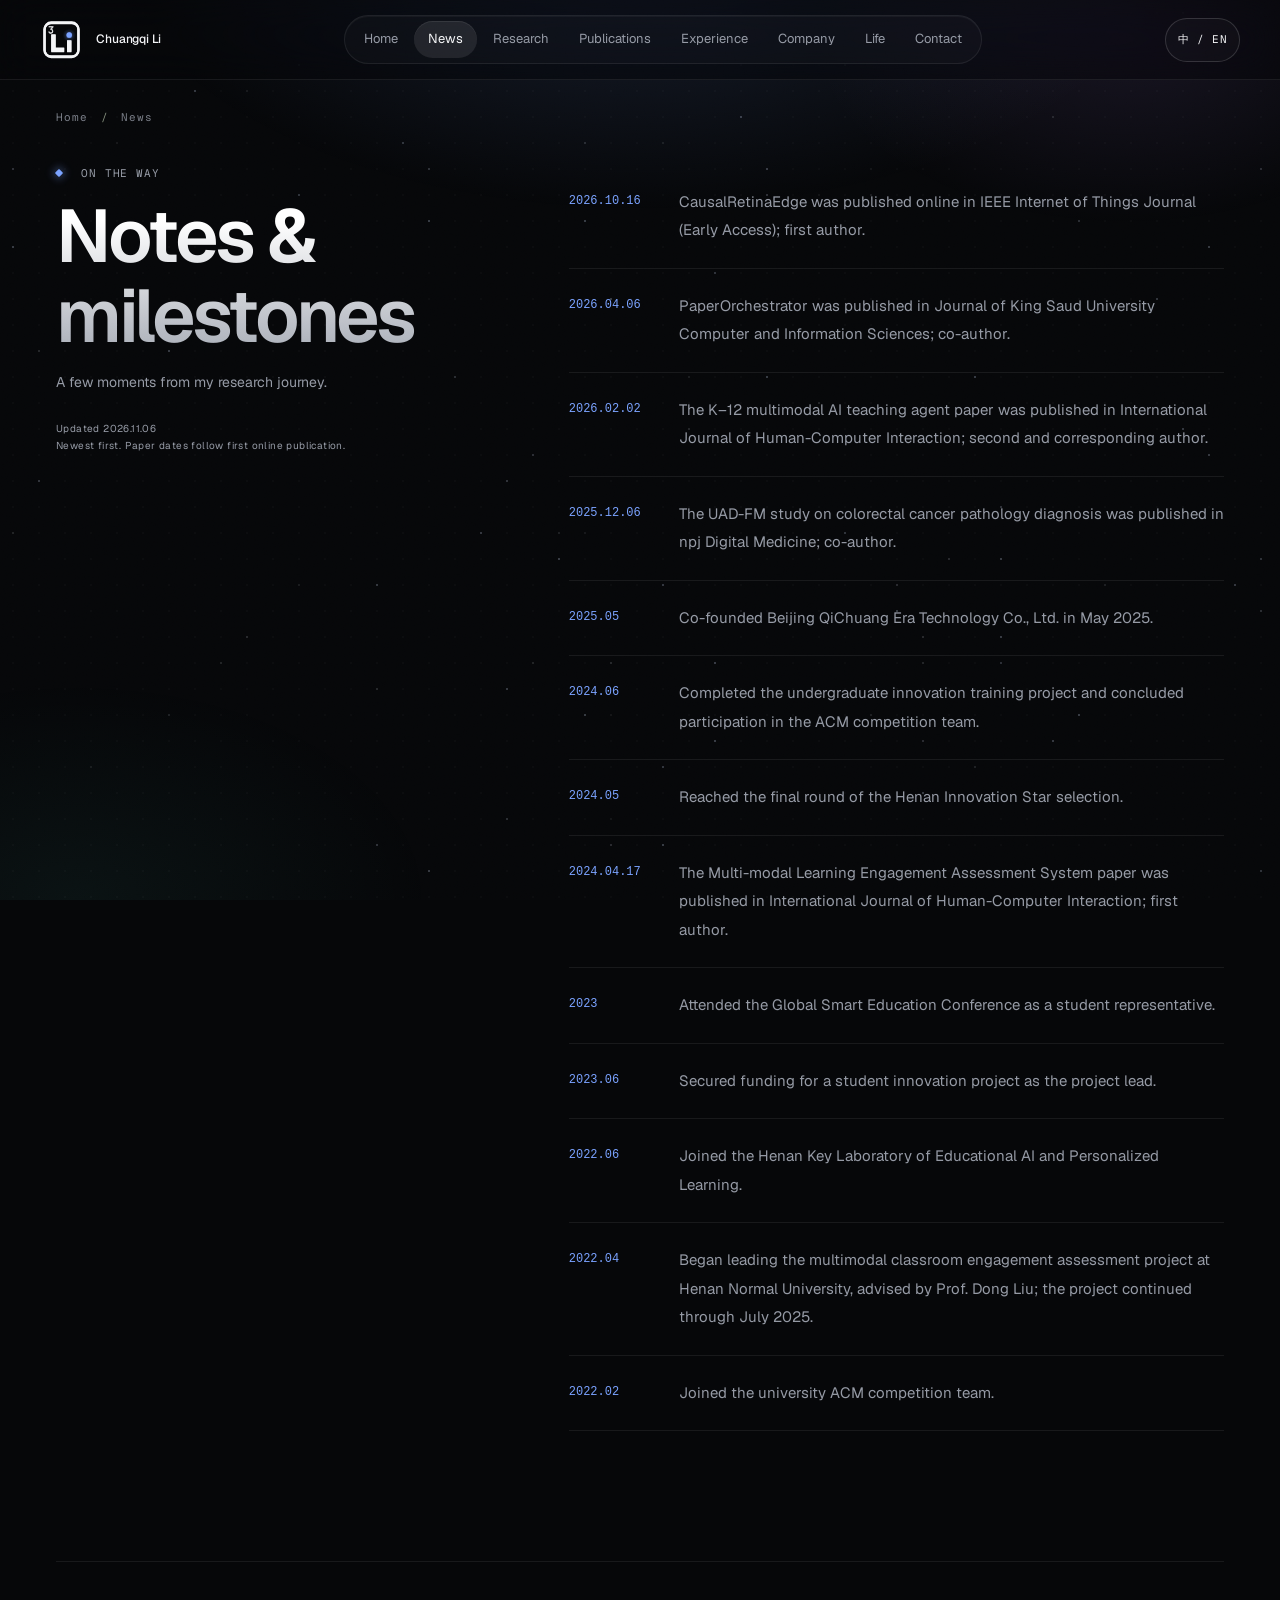
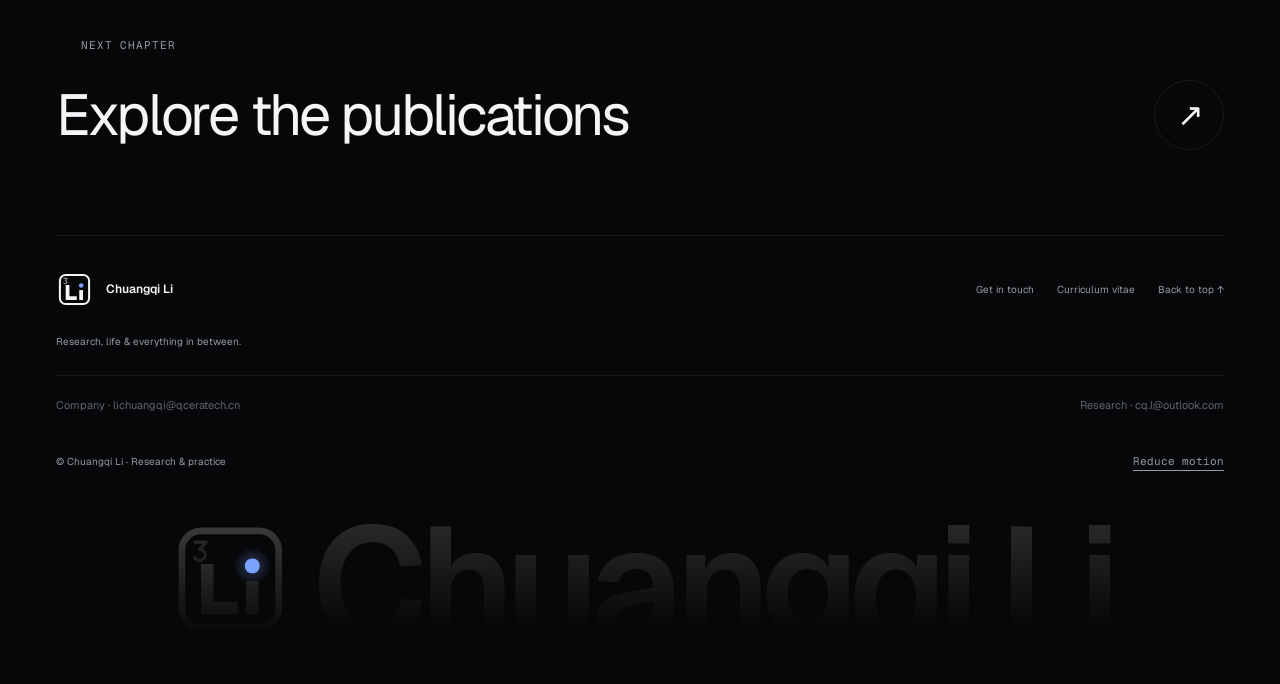
<file: docs/news.html>
<!DOCTYPE html>
<html lang="en"><head><meta charset="utf-8"><meta name="viewport" content="width=device-width,initial-scale=1"><meta name="theme-color" content="#05070d">
<title data-en="News &amp; milestones — Chuangqi Li" data-zh="动态 — Chuangqi Li">News &amp; milestones — Chuangqi Li</title>
<link rel="icon" href="assets/favicon.svg?v=li-mark-20261015" type="image/svg+xml"><link rel="stylesheet" href="assets/style.css"><link rel="stylesheet" href="assets/multipage.css?v=research-update"><script src="assets/main.js?v=20261106-cv" defer></script><link rel="stylesheet" href="assets/luxury.css?v=20260912b"><meta name="description" content="Research milestones, paper acceptances, education and company news."><link rel="canonical" href="https://chuangqilee.github.io/personnal.io/news.html"><meta property="og:title" content="News &amp; milestones — Chuangqi Li"><meta property="og:description" content="Research milestones, paper acceptances, education and company news."><meta property="og:url" content="https://chuangqilee.github.io/personnal.io/news.html"><meta property="og:type" content="website"><link rel="stylesheet" href="assets/site-polish.css"><link rel="stylesheet" href="assets/edition.css?v=20261001b"><script src="assets/edition.js?v=20261001b" defer></script><link rel="stylesheet" href="assets/brand.css?v=20261001"><link rel="preload" href="assets/fonts/geist-latin.woff2" as="font" type="font/woff2" crossorigin><script>try{if(!sessionStorage.getItem('li-intro')&&!location.hash&&!matchMedia('(prefers-reduced-motion: reduce)').matches&&localStorage.getItem('edition-reduce-motion')!=='true'){document.documentElement.classList.add('li-intro-on');self.liIntroAt=performance.now()}}catch(e){}</script><link rel="stylesheet" href="assets/tech.css?v=20261106-profile"><script src="assets/tech.js?v=20261106-profile" defer></script></head>
<body id="top" class="tech-site multipage detail-page page-news luxury-site edition-site"><a class="skip-link" href="#main"><span data-en="Skip to content" data-zh="跳转到正文">Skip to content</span></a>
<header class="header"><div class="nav-wrap">
<a class="brand" href="index.html" aria-label="Chuangqi Li home"><img class="brand-mark" src="assets/monogram.svg?v=li-20261015" width="43" height="43" alt="" aria-hidden="true" decoding="async"><span class="brand-name">Chuangqi Li</span></a>
<nav aria-label="Main navigation" id="navigation"><a href="index.html"><span data-en="Home" data-zh="首页">Home</span></a><a href="news.html" class="active" aria-current="page"><span data-en="News" data-zh="动态">News</span></a><a href="research.html"><span data-en="Research" data-zh="研究">Research</span></a><a href="publications.html"><span data-en="Publications" data-zh="论文">Publications</span></a><a href="experience.html"><span data-en="Experience" data-zh="经历">Experience</span></a><a href="company.html"><span data-en="Company" data-zh="公司">Company</span></a><a href="life.html"><span data-en="Life" data-zh="生活">Life</span></a><a href="contact.html"><span data-en="Contact" data-zh="联系">Contact</span></a></nav>
<div class="nav-actions"><button class="language" id="language" type="button" aria-label="Switch to Chinese">中 / EN</button><button class="menu-toggle" type="button" aria-expanded="false" aria-controls="navigation" aria-label="Open navigation"><span></span><span></span></button></div>
</div></header><nav class="wrap breadcrumbs" aria-label="Breadcrumb"><a href="index.html"><span data-en="Home" data-zh="首页">Home</span></a><span aria-hidden="true">/</span><span aria-current="page"><span data-en="News" data-zh="动态">News</span></span></nav><main id="main" class="page-content"><section class="section wrap news-section" id="news"><div class="news-intro"><p class="eyebrow"><span data-en="ON THE WAY" data-zh="探索的足迹">ON THE WAY</span></p><h1 data-en="Notes &amp; milestones" data-zh="动态与里程碑">Notes &amp; milestones</h1><p class="muted" data-en="A few moments from my research journey." data-zh="记录科研旅程中的一些时刻。">A few moments from my research journey.</p><p class="archive-note"><span data-en="Updated 2026.11.06" data-zh="更新于 2026.11.06">Updated 2026.11.06</span><br><span data-en="Newest first. Paper dates follow first online publication." data-zh="按时间由新到旧排列；论文日期采用首次在线发表日期。">Newest first. Paper dates follow first online publication.</span></p></div><div><ul class="news-list">
<li><time datetime="2026-10-16">2026.10.16</time><a href="https://doi.org/10.1109/JIOT.2026.3744155" target="_blank" rel="noopener noreferrer"><span data-en="CausalRetinaEdge was published online in IEEE Internet of Things Journal (Early Access); first author." data-zh="CausalRetinaEdge 在 IEEE Internet of Things Journal 在线发表（Early Access）；第一作者。">CausalRetinaEdge was published online in IEEE Internet of Things Journal (Early Access); first author.</span></a></li>
<li><time datetime="2026-04-06">2026.04.06</time><a href="https://doi.org/10.1007/s44443-026-00708-4" target="_blank" rel="noopener noreferrer"><span data-en="PaperOrchestrator was published in Journal of King Saud University Computer and Information Sciences; co-author." data-zh="PaperOrchestrator 发表于 Journal of King Saud University Computer and Information Sciences；共同作者。">PaperOrchestrator was published in Journal of King Saud University Computer and Information Sciences; co-author.</span></a></li>
<li><time datetime="2026-02-02">2026.02.02</time><a href="https://doi.org/10.1080/10447318.2026.2616662" target="_blank" rel="noopener noreferrer"><span data-en="The K–12 multimodal AI teaching agent paper was published in International Journal of Human-Computer Interaction; second and corresponding author." data-zh="K–12 多模态 AI 教学智能体论文发表于 International Journal of Human-Computer Interaction；第二作者、通讯作者。">The K–12 multimodal AI teaching agent paper was published in International Journal of Human-Computer Interaction; second and corresponding author.</span></a></li>
<li><time datetime="2025-12-06">2025.12.06</time><a href="https://doi.org/10.1038/s41746-025-02149-1" target="_blank" rel="noopener noreferrer"><span data-en="The UAD-FM study on colorectal cancer pathology diagnosis was published in npj Digital Medicine; co-author." data-zh="结直肠癌病理诊断 UAD-FM 研究发表于 npj Digital Medicine；共同作者。">The UAD-FM study on colorectal cancer pathology diagnosis was published in npj Digital Medicine; co-author.</span></a></li>
<li data-news-id="company-founded"><time datetime="2025-05">2025.05</time><a href="company.html#company"><span data-en="Co-founded Beijing QiChuang Era Technology Co., Ltd. in May 2025." data-zh="于 2025 年 5 月共同创办北京奇创纪元科技有限公司（Beijing QiChuang Era Technology Co., Ltd.）。">Co-founded Beijing QiChuang Era Technology Co., Ltd. in May 2025.</span></a></li>
<li><time datetime="2024-06">2024.06</time><span data-en="Completed the undergraduate innovation training project and concluded participation in the ACM competition team." data-zh="完成大学生创新训练项目，结束校 ACM 竞赛队经历。">Completed the undergraduate innovation training project and concluded participation in the ACM competition team.</span></li>
<li><time datetime="2024-05">2024.05</time><span data-en="Reached the final round of the Henan Innovation Star selection." data-zh="进入河南省创新之星评选决赛。">Reached the final round of the Henan Innovation Star selection.</span></li>
<li><time datetime="2024-04-17">2024.04.17</time><a href="https://doi.org/10.1080/10447318.2024.2338616" target="_blank" rel="noopener noreferrer"><span data-en="The Multi-modal Learning Engagement Assessment System paper was published in International Journal of Human-Computer Interaction; first author." data-zh="多模态学习投入评估系统论文发表于 International Journal of Human-Computer Interaction；第一作者。">The Multi-modal Learning Engagement Assessment System paper was published in International Journal of Human-Computer Interaction; first author.</span></a></li>
<li><time datetime="2023">2023</time><span data-en="Attended the Global Smart Education Conference as a student representative." data-zh="作为学生代表参加全球智慧教育大会。">Attended the Global Smart Education Conference as a student representative.</span></li>
<li><time datetime="2023-06">2023.06</time><span data-en="Secured funding for a student innovation project as the project lead." data-zh="作为负责人获批大学生创新项目及经费。">Secured funding for a student innovation project as the project lead.</span></li>
<li><time datetime="2022-06">2022.06</time><span data-en="Joined the Henan Key Laboratory of Educational AI and Personalized Learning." data-zh="加入河南省教育人工智能与个性化学习重点实验室。">Joined the Henan Key Laboratory of Educational AI and Personalized Learning.</span></li>
<li><time datetime="2022-04">2022.04</time><span data-en="Began leading the multimodal classroom engagement assessment project at Henan Normal University, advised by Prof. Dong Liu; the project continued through July 2025." data-zh="在河南师范大学负责多模态课堂学习投入评估项目，由 Dong Liu 教授指导；项目持续至 2025 年 7 月。">Began leading the multimodal classroom engagement assessment project at Henan Normal University, advised by Prof. Dong Liu; the project continued through July 2025.</span></li>
<li><time datetime="2022-02">2022.02</time><span data-en="Joined the university ACM competition team." data-zh="加入校 ACM 竞赛队。">Joined the university ACM competition team.</span></li>
</ul></div></section><section class="edition-next wrap"><span class="eyebrow">NEXT CHAPTER</span><a href="publications.html"><span data-en="Explore the publications" data-zh="阅读相关论文">Explore the publications</span><span aria-hidden="true">↗</span></a></section></main><footer class="wrap footer multi-footer"><a class="brand" href="index.html"><img class="brand-mark" src="assets/monogram.svg?v=li-20261015" width="43" height="43" alt="" aria-hidden="true" decoding="async">Chuangqi Li</a><div class="footer-links"><a href="contact.html"><span data-en="Get in touch" data-zh="联系我">Get in touch</span></a><a href="cv.html"><span data-en="Curriculum vitae" data-zh="个人简历">Curriculum vitae</span></a><a href="#top"><span data-en="Back to top" data-zh="返回顶部">Back to top</span> ↑</a></div><span><span data-en="Research, life &amp; everything in between." data-zh="研究、生活，以及其间的一切。">Research, life &amp; everything in between.</span></span><div class="footer-contacts"><a href="mailto:lichuangqi@qceratech.cn"><span class="" data-en="Company" data-zh="公司联系">Company</span> · lichuangqi@qceratech.cn</a><a href="mailto:cq.l@outlook.com"><span class="" data-en="Research" data-zh="科研联系">Research</span> · cq.l@outlook.com</a></div><div class="edition-footnote"><span>© Chuangqi Li · Research &amp; practice</span><button type="button" class="edition-motion" aria-pressed="false"><span data-en="Reduce motion" data-zh="减少动态效果">Reduce motion</span></button></div></footer></body></html>
</file>
<file: docs/assets/style.css>
:root{--paper:#f7f8f2;--white:#fff;--ink:#202b25;--green:#28533f;--muted:#626d64;--line:#dce1d7;--tint:#edf1e7;--serif:Georgia,'Times New Roman','Noto Serif SC',serif;--sans:Arial,'Helvetica Neue','PingFang SC','Microsoft YaHei',sans-serif}*{box-sizing:border-box}html{scroll-behavior:smooth;scroll-padding-top:100px}body{margin:0;background:var(--paper);color:var(--ink);font-family:var(--sans);font-size:15px;line-height:1.7;-webkit-font-smoothing:antialiased}a{color:inherit;text-decoration:none}a,button,summary{touch-action:manipulation}button{font:inherit;cursor:pointer}img{max-width:100%;display:block}button,a,summary{-webkit-tap-highlight-color:transparent}a:focus-visible,button:focus-visible,summary:focus-visible{outline:3px solid #8aab6e;outline-offset:5px}a:hover{color:var(--green)}h1,h2,h3,p{margin:0}h1,h2,h3{font-weight:400}h2{font-family:var(--serif);font-size:43px;line-height:1.18;letter-spacing:-1.7px}h3{line-height:1.4}.wrap{width:min(1120px,calc(100% - 96px));margin-inline:auto}.header{height:88px;border-bottom:1px solid var(--line);position:sticky;top:0;z-index:20;background:rgba(247,248,242,.96);backdrop-filter:blur(14px)}.nav-wrap{width:min(1296px,calc(100% - 96px));height:100%;margin:auto;display:flex;align-items:center;justify-content:space-between;gap:25px}.brand{display:flex;gap:14px;align-items:center;font-size:14px;font-weight:600;white-space:nowrap}.monogram{font-family:var(--serif);font-size:35px;font-weight:400;letter-spacing:-3px;line-height:1}.monogram span{color:#699255}.header nav{display:flex;gap:26px;font-size:12px}.header nav a{position:relative;padding:10px 0}.header nav a.active:after{content:'';height:2px;background:var(--green);position:absolute;left:0;right:0;bottom:2px}.nav-actions{display:flex;align-items:center;gap:20px}.language{border:1px solid #cdd5c7;background:transparent;padding:6px 10px;font-size:11px;letter-spacing:.5px;border-radius:4px}.menu-toggle{display:none;background:none;border:0;width:30px;height:36px;padding:4px}.menu-toggle span{display:block;height:1px;background:var(--ink);margin:7px 0}.hero{display:grid;grid-template-columns:1.37fr 1fr;gap:85px;padding-block:84px 75px;align-items:center}.eyebrow{font-size:10px;letter-spacing:1.7px;line-height:1.6;font-weight:600;color:var(--green);display:flex;align-items:center;gap:9px}.green-dot{height:6px;width:6px;border-radius:50%;background:#658651;flex:none}.hello{font-size:20px;margin:32px 0 2px;font-family:var(--serif)}h1{font-size:clamp(48px,4.8vw,70px);letter-spacing:-3px;font-family:var(--serif);line-height:1.14;white-space:nowrap}.accent{color:#6c8d54}.hero-line{font-size:27px;line-height:1.4;font-family:var(--serif);letter-spacing:-.5px}.hero h1{margin-bottom:22px}.italic{font-style:italic;color:var(--green)}.intro{font-size:14px;line-height:1.9;max-width:460px;color:var(--muted);margin-top:22px}.hero-buttons{display:flex;gap:12px;margin-top:29px}.button{display:inline-flex;align-items:center;justify-content:center;gap:27px;border:1px solid #c9d1c4;border-radius:4px;font-size:12px;padding:12px 18px;line-height:1.6;transition:background .2s,transform .2s}.button:hover{transform:translateY(-2px);background:#e6eddc}.primary{background:var(--green);border-color:var(--green);color:#fff}.primary:hover{background:#173f2c;color:#fff}.secondary{background:transparent}.social-links{display:flex;gap:24px;font-size:11px;color:var(--muted);margin-top:24px}.social-links a:hover,.text-link:hover{text-decoration:underline;text-underline-offset:5px}.hero-visual{position:relative;padding:7px 0 34px}.portrait-frame{position:relative;padding:10px;background:#e8ebdf;border:1px solid #d7dccf;border-radius:140px 140px 6px 6px;transform:rotate(2deg)}.portrait-frame img{width:100%;height:390px;object-fit:cover;object-position:48% 40%;border-radius:130px 130px 2px 2px;filter:saturate(.8)}.photo-index{position:absolute;bottom:25px;left:24px;color:#fff;font-size:8px;letter-spacing:2px;text-shadow:0 1px 6px #000}.photo-caption{position:absolute;bottom:6px;left:-31px;display:flex;gap:18px;align-items:center;padding:17px 24px;background:var(--paper);border:1px solid var(--line);transform:rotate(-3deg);box-shadow:0 8px 15px #25341c06;font-family:var(--serif);font-size:17px;line-height:1.5}.asterisk{font-size:40px;font-family:var(--serif);color:#678458;line-height:1}.interest-band{border-block:1px solid var(--line);background:#f0f2e9}.interest-inner{display:flex;align-items:center;justify-content:space-between;padding-block:22px;gap:20px;font-size:12px}.interest-inner>.eyebrow{font-size:9px}.section{padding-block:76px}.news-section{display:grid;grid-template-columns:1fr 1.55fr;gap:90px}.news-intro h2{font-size:35px;margin:14px 0}.muted{color:var(--muted);font-size:14px}.archive-note{font-size:10px;letter-spacing:.4px;color:#70786e;margin-top:26px}.news-list{list-style:none;padding:0;margin:0}.news-list li{display:grid;grid-template-columns:66px 1fr;gap:20px;padding:13px 0;border-bottom:1px solid var(--line);font-size:12px;line-height:1.65}.news-list li:first-child{padding-top:0}.news-list time{font-family:monospace;color:var(--green);font-size:11px;padding-top:2px}.news-more{margin-top:14px;font-size:11px}.news-more summary,.more-photos summary{justify-content:flex-start;gap:18px}.news-more .news-list{padding-top:25px}.section-heading{display:flex;align-items:flex-end;justify-content:space-between;gap:28px;margin-bottom:34px}.section-heading h2{margin-top:12px}.section-note{max-width:260px;font-size:12px;color:var(--muted);padding-bottom:3px}.publications-section{background:var(--tint);border-block:1px solid var(--line)}.pub-toolbar{display:flex;align-items:center;justify-content:space-between;margin-bottom:19px;gap:20px}.filters{display:flex;gap:5px}.filters button{background:transparent;border:0;border-radius:3px;padding:7px 12px;font-size:11px;color:var(--muted)}.filters button[aria-pressed=true]{background:var(--green);color:#fff}.filters button>span+span{padding-left:7px;opacity:.7}.text-link{font-size:11px;color:var(--green);font-weight:600}.publication{border-top:1px solid #ced7c8;display:grid;grid-template-columns:95px 1fr 65px;gap:25px;padding:27px 0;align-items:start}.publication:last-child{border-bottom:1px solid #ced7c8}.pub-year{font-size:23px;font-family:var(--serif);display:block;line-height:1.2;margin-bottom:10px}.status{font-size:9px;border:1px solid #bfd0b8;border-radius:3px;color:#345a32;padding:3px 6px;white-space:nowrap;background:#e3ecda}.status.submitted{color:#796239;background:#eee7d7;border-color:#dbcfb7}.pub-main h3{font-family:var(--serif);font-size:23px;line-height:1.4;max-width:765px}.venue{font-size:11px;color:var(--green);margin-top:9px}.pub-tags{font-size:10px;color:var(--muted);margin-top:10px}.pub-link{font-size:11px;text-align:right;padding-top:5px}.small-note{font-size:10px;color:var(--muted);margin-top:18px;line-height:1.7}.project-grid{display:grid;grid-template-columns:repeat(3,1fr);gap:18px}.project{border:1px solid var(--line);padding:25px 25px 18px;background:#fafbf6;display:flex;flex-direction:column;transition:border-color .2s,transform .2s}.project:hover{border-color:#93aa84;transform:translateY(-3px)}.project-top{display:flex;justify-content:space-between;align-items:center;font-size:9px;color:var(--green);margin-bottom:27px}.project-top>span:first-child{font-family:monospace;font-size:11px;color:#75846c}.project h3{font-size:24px;line-height:1.25;font-family:var(--serif);letter-spacing:-.6px}.project-org{font-size:10px;color:var(--green);margin-top:14px;min-height:34px;line-height:1.6}.project-desc{font-size:12px;line-height:1.85;color:var(--muted);margin:13px 0 20px}.project details{font-size:11px;margin-top:auto}.project details p{margin-top:12px;color:var(--muted)}summary{list-style:none;cursor:pointer;display:flex;justify-content:space-between;align-items:center;color:var(--green);font-size:11px}summary::-webkit-details-marker{display:none}summary>span[aria-hidden]{transition:transform .2s;font-size:17px}details[open]>summary>span[aria-hidden]{transform:rotate(45deg)}.project-tags{font-size:9px;color:var(--muted);padding-top:13px;margin-top:15px;border-top:1px solid var(--line)}.project-invitation{background:#e9eedd;padding:30px;justify-content:center}.project-invitation .asterisk{font-size:64px;margin-bottom:25px}.project-invitation h3{font-size:30px;max-width:230px;line-height:1.2}.project-invitation p{font-size:12px;color:var(--muted);margin:18px 0 26px}.funding{margin-top:25px;border-block:1px solid var(--line);padding:17px 0}.funding ul{list-style:none;padding:5px 0 0}.funding li{font-size:12px;padding:9px 0;display:flex;gap:30px}.funding li>span:first-child{font-family:monospace;color:var(--muted);min-width:160px}.experience-section{background:#f0f2e9;border-block:1px solid var(--line)}.experience-grid{display:grid;grid-template-columns:1fr 1.5fr;gap:95px}.experience-grid h2{margin:15px 0 18px}.education{margin-top:36px;padding-left:17px;border-left:2px solid #93a980}.education h3{font-family:var(--serif);font-size:21px;margin-top:10px}.education>p:not(.eyebrow){font-size:11px;color:var(--muted);margin-top:5px}.education>p.small-note{font-size:9px}.cv-link{margin-top:25px}.experience-list{list-style:none;margin:0;padding:0 0 0 22px;border-left:1px solid #c4cfbb}.experience-list li{position:relative;margin:0 0 29px}.experience-list li:last-child{margin-bottom:0}.experience-list li:before{content:'';position:absolute;left:-27px;top:10px;border-radius:50%;width:9px;height:9px;background:#829875;border:2px solid #f0f2e9}.experience-date{font-size:10px;letter-spacing:.4px;color:var(--muted);font-family:monospace}.experience-list h3{font-size:19px;font-family:var(--serif);margin:5px 0}.experience-list p{font-size:11px;color:var(--muted)}.life-intro{display:flex;gap:80px;align-items:center;justify-content:space-between;margin-bottom:30px}.life-intro>p:first-child{font-size:13px;color:var(--muted);max-width:540px}.life-quote{font-family:var(--serif);font-size:18px;font-style:italic;color:var(--green);max-width:275px}.gallery{display:grid;grid-template-columns:1fr 1fr 1.35fr;gap:18px}.gallery-item{margin:0}.gallery-item img{width:100%;height:280px;object-fit:cover;filter:saturate(.73);border-radius:3px}.gallery-0 img{object-position:center 35%}.gallery-1 img{object-position:center 45%}.gallery-2 img{object-position:center}.gallery-item figcaption{font-size:10px;color:var(--muted);margin-top:12px;display:flex;gap:15px}.gallery-item figcaption>span:first-child{color:var(--green)}.more-photos{margin-top:25px}.extra-gallery{margin-top:25px}.blog-strip{padding:34px 0 40px;border-top:1px solid var(--line);display:flex;align-items:center;justify-content:space-between;gap:25px}.blog-strip h2{font-size:30px;margin-top:10px}.blog-strip p:not(.eyebrow){font-size:12px;color:var(--muted);margin-top:10px}.blog-strip>a{font-size:12px;color:var(--green);border-bottom:1px solid #9ead93;padding-bottom:5px}.contact-section{background:#254a38;color:var(--paper);padding-block:62px}.contact-inner{display:flex;align-items:center;justify-content:space-between;gap:32px}.contact-section .eyebrow{color:#bed0af}.contact-section h2{font-size:37px;margin:14px 0}.contact-section p:not(.eyebrow){font-size:12px;color:#c5d1bd}.email-link{font-family:var(--serif);font-size:26px;padding-bottom:8px;border-bottom:1px solid #839780;white-space:nowrap}.email-link span{padding-left:22px}.email-link:hover{color:#d1e4b8}.footer{display:flex;justify-content:space-between;align-items:center;gap:20px;padding-block:27px;font-size:10px;color:var(--muted)}.footer .brand{font-size:12px;color:var(--ink)}.footer .monogram{font-size:29px}.skip-link{position:fixed;top:-100px;left:16px;padding:10px;background:var(--white);z-index:100}.skip-link:focus{top:10px}.sr-only{position:absolute;width:1px;height:1px;padding:0;overflow:hidden;clip:rect(0,0,0,0);white-space:nowrap;border:0}[hidden]{display:none!important}.cv-page .wrap{max-width:960px;padding-block:38px 70px}.cv-actions{display:flex;justify-content:space-between;align-items:center;margin-bottom:50px;font-size:13px}.cv-actions>div{display:flex;gap:15px;align-items:center}.cv-page h1{margin:10px 0 20px}.cv-page section{margin-top:40px}.cv-page section>h2{font-size:29px;border-bottom:1px solid var(--line);padding-bottom:12px;margin-bottom:20px}.cv-entry{margin-bottom:25px}.cv-entry h3{font-family:var(--serif);font-size:23px;margin-bottom:8px}.cv-entry p{font-size:13px;margin-top:7px}.cv-page .publication h3{font-size:21px}.cv-page .experience-list{margin-left:6px}.cv-page li{font-size:13px}html[lang=zh-CN] h1{font-family:var(--serif)}html[lang=zh-CN] h2{font-size:35px;letter-spacing:0}html[lang=zh-CN] .hero-line{font-size:25px;letter-spacing:1px}html[lang=zh-CN] .project h3{font-size:22px;line-height:1.5;letter-spacing:0}html[lang=zh-CN] .pub-main h3{font-size:22px;line-height:1.6}html[lang=zh-CN] .eyebrow{letter-spacing:1px}
@media(min-width:1500px){.hero{padding-block:100px 90px}}@media(max-width:1100px){.wrap{width:calc(100% - 64px)}.nav-wrap{width:calc(100% - 64px);gap:18px}.brand-name{display:none}.header nav{gap:22px}.hero{gap:45px;padding-block:65px}.hero-line{font-size:25px}.portrait-frame img{height:350px}.photo-caption{left:-15px;padding:15px 19px;font-size:15px}.news-section{gap:50px}.project{padding:22px}.experience-grid{gap:55px}.project h3{font-size:22px}.interest-inner{gap:15px;font-size:10px}.contact-section h2{font-size:32px}.email-link{font-size:23px}}
@media(max-width:760px){html{scroll-padding-top:80px}.wrap,.nav-wrap{width:calc(100% - 40px)}.header{height:70px}.brand-name{display:inline;font-size:12px}.header nav{display:none;position:absolute;top:69px;left:0;right:0;padding:18px 24px;background:var(--paper);border-bottom:1px solid var(--line);flex-direction:column;gap:4px;font-size:14px}.header nav.open{display:flex}.header nav a{padding:9px 0}.header nav a.active:after{right:auto;width:22px}.menu-toggle{display:block}.language{font-size:10px}.nav-actions{gap:16px}.hero{grid-template-columns:1fr;gap:38px;padding-block:43px 48px}.hero-copy{max-width:560px}.hero .eyebrow{font-size:8px;letter-spacing:1.2px}.hello{margin-top:25px;font-size:19px}h1{font-size:clamp(39px,10vw,65px);letter-spacing:-2px}.hero h1{margin-bottom:20px}.hero-line{font-size:25px}.intro{font-size:13px;max-width:520px}.hero-buttons{margin-top:23px}.button{gap:18px;padding:11px 16px;font-size:11px}.social-links{gap:25px;font-size:10px}.hero-visual{width:80%;max-width:380px;justify-self:center;padding-bottom:27px}.portrait-frame{border-radius:140px 140px 6px 6px}.portrait-frame img{height:335px;object-position:center 40%}.photo-caption{left:-20px;bottom:0;padding:13px 19px}.interest-inner{flex-wrap:wrap;justify-content:flex-start;gap:10px 22px;padding-block:20px;font-size:10px}.interest-inner>.eyebrow{width:100%;font-size:8px;margin-bottom:2px}.section{padding-block:49px}h2{font-size:34px}.news-section{grid-template-columns:1fr;gap:25px}.news-intro h2{font-size:31px;margin-top:10px}.news-intro .archive-note{margin-top:12px}.news-list li{font-size:11px;grid-template-columns:58px 1fr;gap:14px}.section-heading{align-items:flex-start;flex-direction:column;gap:14px;margin-bottom:26px}.section-heading h2{margin-top:9px}.section-note{max-width:none}.pub-toolbar{align-items:flex-start;flex-direction:column;gap:15px}.filters{gap:1px;flex-wrap:wrap}.filters button{font-size:10px;padding:7px 9px}.publication{grid-template-columns:61px 1fr;gap:14px;padding:23px 0}.pub-year{font-size:22px}.status{font-size:8px;padding:3px 4px}.pub-main h3{font-size:20px}.pub-link{grid-column:2;text-align:left;padding:0}.pub-link:has(>span){display:none}.pub-tags{font-size:9px}.venue{font-size:10px}.project-grid{grid-template-columns:repeat(2,1fr);gap:13px}.project{padding:19px}.project h3{font-size:23px}.project-top{font-size:8px;gap:5px}.project-desc{font-size:11px}.project-invitation h3{font-size:26px}.project-invitation .asterisk{font-size:48px}.funding li{flex-direction:column;gap:3px;font-size:11px}.experience-grid{grid-template-columns:1fr;gap:37px}.experience-list{margin-left:5px}.life-intro{flex-direction:column;align-items:flex-start;gap:20px}.life-quote{max-width:none}.gallery{grid-template-columns:1fr 1fr;gap:18px 13px}.gallery-item img{height:250px}.gallery-2{grid-column:1/-1}.gallery-2 img{height:220px}.extra-gallery .gallery-item:last-child{grid-column:1/-1}.extra-gallery .gallery-item:last-child img{object-position:center 35%}.gallery-item figcaption{font-size:9px;gap:10px}.blog-strip{align-items:flex-start;flex-direction:column;padding-block:30px}.blog-strip h2{font-size:29px}.contact-inner{flex-direction:column;align-items:flex-start;gap:28px}.contact-section{padding-block:43px}.contact-section h2{font-size:33px}.email-link{font-size:25px}.footer{flex-wrap:wrap;font-size:9px;padding-block:24px;gap:18px}.footer>span{order:3;width:100%}.cv-actions{margin-bottom:30px;font-size:11px}.cv-actions>div{gap:8px}.cv-page h1{font-size:45px}.cv-page .wrap{padding-top:22px}html[lang=zh-CN] h2{font-size:29px}html[lang=zh-CN] .hero-line{font-size:24px}html[lang=zh-CN] .project h3{font-size:20px}html[lang=zh-CN] .pub-main h3{font-size:19px}}
@media(max-width:450px){.project-grid{grid-template-columns:1fr}.project{padding:25px}.project h3{font-size:26px}.project-org{min-height:0}.project-top{margin-bottom:20px;font-size:10px}.project-desc{font-size:12px}.project-invitation h3{max-width:270px;font-size:29px}.portrait-frame img{height:290px}.photo-caption{font-size:14px;left:-18px}.gallery-item img{height:210px}.hero-visual{width:85%}.eyebrow{font-size:9px}.contact-section h2{font-size:29px}.hero-buttons{gap:9px}.button{padding:11px 13px;gap:15px}}
@media(prefers-reduced-motion:reduce){html{scroll-behavior:auto}*,*:before,*:after{transition:none!important;animation:none!important}}
@media print{@page{size:A4;margin:16mm}.cv-page{background:white;color:#000;font-size:11px}.cv-page .wrap{width:100%;max-width:none;padding:0}.cv-actions{display:none}.cv-page h1{font-size:37px}.cv-page section{margin-top:24px}.cv-page section>h2{font-size:23px}.cv-entry,.experience-list li,.publication{break-inside:avoid}.cv-page .cv-entry p{font-size:11px}.cv-page .experience-list li{margin-bottom:16px}.cv-page .publication{padding:16px 0;grid-template-columns:70px 1fr 45px}.cv-page .publication h3{font-size:17px}a{text-decoration:none}h2,h3{break-after:avoid}}
</file>
<file: docs/assets/multipage.css>
/* Standalone pages, sharing the original visual language. */
.hero-affiliation { color: var(--green); font-size: 12px; margin: -9px 0 21px; }
.education-divider { border-top: 1px solid var(--line); margin: 24px 0 18px; }
.company-founded { color: var(--muted); font-size: 11px; margin-top: 9px; }
.research-highlights { margin-top: 14px; }
.research-feature { display: grid; grid-template-columns: minmax(0, 1fr) minmax(0, 1.65fr); gap: 55px; padding: 37px 0; border-top: 1px solid var(--line); }
.research-feature-intro .eyebrow { font-size: 9px; letter-spacing: 1px; }
.research-feature-intro h2 { font-size: 30px; line-height: 1.3; letter-spacing: -.8px; margin: 16px 0; overflow-wrap: anywhere; }
.research-venue { font-size: 11px; color: var(--green); line-height: 1.7; }
.research-date { font-size: 10px; color: var(--muted); margin-top: 10px; }
.research-links { display: flex; flex-wrap: wrap; gap: 12px 22px; margin-top: 21px; }
.research-block + .research-block { margin-top: 20px; }
.research-block h3, .research-limitations h3 { font-size: 12px; font-weight: 600; margin: 0 0 7px; color: var(--green); }
.research-block p, .research-limitations p { font-size: 13px; line-height: 1.85; color: var(--muted); }
.research-metrics { display: grid; grid-template-columns: repeat(3,minmax(0,1fr)); gap: 14px; margin: 22px 0; padding: 18px 0; border-block: 1px solid var(--line); }
.research-metrics > div { display: flex; flex-direction: column; }
.research-metrics dt { font-size: 10px; color: var(--muted); }
.research-metrics dd { order: -1; margin: 0 0 5px; font: 27px/1.3 var(--serif); color: var(--green); }
.research-limitations { border-left: 2px solid #a3b396; padding-left: 15px; }
.research-limitations p { font-size: 11px; }
.earlier-research-heading { padding-top: 36px; border-top: 1px solid var(--line); }
.cv-page .graduate-study .small-note { margin-top: 8px; }
html[lang=zh-CN] .research-feature-intro h2 { font-size: 26px; line-height: 1.5; letter-spacing: 0; }
@media (max-width: 760px) {
  .research-feature { grid-template-columns: 1fr; gap: 25px; padding: 28px 0; }
  .research-feature-intro h2 { font-size: 28px; }
  .research-block p { font-size: 12px; }
  .research-metrics { gap: 10px; }
  .research-metrics dd { font-size: 24px; }
  .research-metrics dt { font-size: 9px; }
  html[lang=zh-CN] .research-feature-intro h2 { font-size: 24px; }
}
.expanded-heading { margin: 0; font-size: 13px; font-weight: 600; line-height: 1.6; color: var(--green); }
.project .expanded-content { font-size: 11px; margin-top: auto; padding-top: 12px; border-top: 1px solid var(--line); }
.project .expanded-content p { color: var(--muted); }
.company-more > .expanded-heading { font-family: var(--sans); }
.multipage { min-height: 100vh; display: flex; flex-direction: column; }
.page-content { flex: 1; }
.multipage .header { flex-shrink: 0; }
.multipage .header nav { gap: 20px; }
.multipage .nav-wrap { gap: 22px; }
.breadcrumbs { display: flex; gap: 13px; align-items: center; padding-top: 28px; font-size: 11px; color: var(--muted); }
.breadcrumbs a { color: var(--green); }
.breadcrumbs > span[aria-hidden] { color: #a5b29b; }
.detail-page .page-content > .section { padding-top: 38px; min-height: 60vh; }
.detail-page .page-content > .publications-section,
.detail-page .page-content > .experience-section,
.detail-page .page-content > .company-section { background: transparent; border-top: 0; }
.detail-page .page-content h1 { font-family: var(--serif); font-size: 43px; line-height: 1.2; letter-spacing: -1.7px; white-space: normal; }
.detail-page .section-heading h1 { margin-top: 12px; }
.detail-page .news-intro h1 { font-size: 35px; margin: 14px 0; }
.detail-page .experience-grid h1 { margin: 15px 0 18px; }
.detail-page .contact-section { margin-top: 28px; }
.detail-page .contact-section h1 { font-size: 39px; margin: 14px 0; }
.site-directory { border-top: 1px solid var(--line); }
.directory-grid { display: grid; grid-template-columns: repeat(2, minmax(0, 1fr)); gap: 14px; }
.directory-card { display: flex; align-items: flex-start; gap: 20px; padding: 25px; border: 1px solid var(--line); background: #fbfcf7; border-radius: 4px; transition: background .2s, border-color .2s; }
.directory-card:hover { background: #edf1e7; border-color: #a1b193; }
.directory-number { font: 10px/1.8 monospace; padding-top: 4px; color: #75846c; }
.directory-card h3 { font: 24px/1.3 var(--serif); color: var(--ink); }
.directory-card p { font-size: 12px; color: var(--muted); margin-top: 8px; }
.directory-arrow { margin-left: auto; color: var(--green); }
.multi-footer { margin-top: auto; border-top: 1px solid var(--line); flex-wrap: wrap; }
.footer-links { display: flex; align-items: center; flex-wrap: wrap; gap: 23px; margin-left: auto; }
.multi-footer > span { width: 100%; }
.contact-directory { display: grid; grid-template-columns: repeat(3, minmax(0, 1fr)); gap: 36px; }
.contact-directory h2 { font-size: 25px; letter-spacing: -.5px; margin-bottom: 20px; }
.contact-directory a { display: block; margin-bottom: 12px; font-size: 13px; color: var(--green); }
.contact-directory p { font-size: 12px; color: var(--muted); }
.cv-page .nav-wrap { max-width: 1296px; }
.cv-page .multi-footer { padding-block: 27px; }
html[lang=zh-CN] .detail-page .page-content h1 { font-size: 35px; letter-spacing: 0; line-height: 1.4; }
html[lang=zh-CN] .directory-card h3 { font-family: var(--sans); font-size: 21px; }
@media (min-width: 1101px) and (max-width: 1230px) {
  .multipage .header .brand-name { display: none; }
}
@media (max-width: 1000px) {
  .multipage .header { height: 70px; }
  .multipage .brand-name { display: inline; font-size: 12px; }
  .multipage .header nav { display: none; position: absolute; top: 69px; left: 0; right: 0; padding: 16px 24px; background: var(--paper); border-bottom: 1px solid var(--line); flex-direction: column; gap: 3px; font-size: 14px; max-height: calc(100dvh - 70px); overflow-y: auto; }
  .multipage .header nav.open { display: flex; }
  .multipage .header nav a { padding: 8px 0; }
  .multipage .header nav a.active:after { right: auto; width: 22px; }
  .multipage .menu-toggle { display: block; }
}
@media (max-width: 760px) {
  .breadcrumbs { padding-top: 22px; font-size: 10px; }
  .detail-page .page-content > .section { padding-top: 28px; }
  .detail-page .page-content h1 { font-size: 34px; }
  .detail-page .news-intro h1 { font-size: 31px; }
  .detail-page .contact-section h1 { font-size: 32px; }
  .directory-grid { grid-template-columns: 1fr; gap: 11px; }
  .directory-card { padding: 22px; gap: 16px; }
  .directory-card h3 { font-size: 23px; }
  .contact-directory { grid-template-columns: 1fr; gap: 30px; }
  .contact-directory article { padding-bottom: 20px; border-bottom: 1px solid var(--line); }
  .contact-directory h2 { font-size: 25px; }
  .footer-links { gap: 16px; }
  html[lang=zh-CN] .detail-page .page-content h1 { font-size: 29px; }
}
@media print {
  .cv-page .header, .cv-page .skip-link, .cv-page .multi-footer { display: none; }
  .cv-page.multipage { display: block; min-height: 0; }
}
</file>
<file: docs/assets/luxury.css>
:root{--paper:#f4f0e8;--white:#fffdf8;--ink:#242620;--green:#796039;--muted:#67675d;--line:#d9cdb9;--tint:#ebe5da;--gold:#b99a65;--gold-light:#e9d5ae;--night:#151714}body.luxury-site{background:var(--paper);color:var(--ink)}.luxury-site ::selection{background:#c5a470;color:#151714}.luxury-site .header{background:rgba(21,23,20,.96);color:#f5efdf;border-bottom:1px solid #8b765a;box-shadow:0 8px 30px #17191014}.luxury-site .header a:hover{color:var(--gold-light)}.luxury-site .monogram{color:#eee3c9}.luxury-site .monogram span,.luxury-site .accent,.luxury-site .asterisk{color:var(--gold)}.luxury-site .header nav a.active:after{background:var(--gold-light);height:1px}.luxury-site .header nav a:before{content:'';position:absolute;bottom:2px;left:0;width:100%;height:1px;background:var(--gold-light);transform:scaleX(0);transform-origin:left;transition:transform .35s}.luxury-site .header nav a:hover:before{transform:scaleX(1)}.luxury-site .language{color:#f2e7d2;border-color:#8f7a5b;border-radius:0}.luxury-site .menu-toggle span{background:#efdfc5}.luxury-site h1{white-space:normal;letter-spacing:-.045em}.luxury-site h2{letter-spacing:-.035em}.luxury-site .eyebrow,.luxury-site .le-kicker{letter-spacing:.19em}.luxury-site .green-dot{background:var(--gold);box-shadow:0 0 0 4px #b99a6515}.luxury-site .hero{padding-top:95px;padding-bottom:95px}.luxury-site .hero h1{font-size:clamp(48px,5.3vw,78px)}.luxury-site .hero-line{color:#776344}.luxury-site .portrait-frame{background:#e9dfcd;border:1px solid #bca174;padding:12px;box-shadow:18px 22px 0 -10px #eee5d7,18px 22px 0 -9px #c5ae84;transform:rotate(0)}.luxury-site .portrait-frame img{filter:saturate(.88)}.luxury-site .photo-caption{background:#fffaf0;border-color:#bca174;box-shadow:0 12px 40px #30251a12;transform:rotate(-2deg)}.luxury-site .interest-band{background:#20231e;border-color:#746247;color:#e5d5b7}.luxury-site .interest-band .eyebrow{color:#baa27a}.luxury-site .button,.luxury-site .le-pill{border-radius:0;border-color:#a58b61;padding:13px 22px;transition:background .3s,color .3s,transform .3s,box-shadow .3s}.luxury-site .button.primary{background:#252920;color:#f6e9d1;border-color:#252920}.luxury-site .button:hover,.luxury-site .le-pill:hover{background:#bda06d;color:#151714;box-shadow:0 8px 22px #76604020}.luxury-site .primary:hover{background:#3a3b2d;color:#f7eedc}.luxury-site .directory-card,.luxury-site .project-card,.luxury-site .contact-suite{border:1px solid #d1c2a8;background:linear-gradient(130deg,#fffdf8,#ede6d9);box-shadow:0 14px 35px #45371f05;transition:transform .35s,border-color .35s,box-shadow .35s;position:relative;isolation:isolate}.luxury-site .directory-card:hover,.luxury-site .project-card:hover,.luxury-site .contact-suite:hover{transform:translateY(-4px);border-color:#ac8c58;box-shadow:0 16px 35px #45371f0e}.luxury-site .directory-number{color:#9d7d4a}.luxury-site .directory-arrow{border-color:#c5b18f;background:transparent;color:#9b7b46}.luxury-site .publication{border-color:#cfc0a6}.luxury-site .publication h3 a:hover{color:#8b6938}.luxury-site .status{background:#e9dfca;color:#665333;border-color:#c4ad86}.luxury-site .status.submitted{background:#e9e6e0;color:#645e50;border-color:#c7bfae}.luxury-site .filters button[aria-pressed=true]{background:#292d23;color:#ecddc1}.luxury-site .research-section,.luxury-site .publications-section{background:#ede7dc}.luxury-site .education{background:#eee5d5;border-color:#d6c3a3}.luxury-site .experience-list li{border-color:#d7c8af}.luxury-site .footer{border-top:1px solid #c6b28f;row-gap:24px;padding-top:40px;padding-bottom:32px}.luxury-site .footer .brand .monogram{color:#7f643a}.footer-contacts{flex-basis:100%;width:100%;display:flex;flex-wrap:wrap;justify-content:space-between;gap:12px;padding-top:20px;border-top:1px solid #dacdb8;font-size:11px;color:#705d40}.luxury-site a:focus-visible,.luxury-site button:focus-visible{outline:2px solid #b58e4b;outline-offset:5px}.luxury-site .text-link{color:#7c6035}.luxury-site .contact-directory{grid-template-columns:repeat(2,minmax(0,1fr))}.luxury-contact{padding-top:75px;padding-bottom:20px}.luxury-contact h1{max-width:830px;font-size:clamp(40px,5vw,68px);margin-top:20px}.contact-lead{margin:24px 0 40px;color:#747063}.contact-suites{display:grid;grid-template-columns:repeat(2,minmax(0,1fr));gap:28px}.contact-suite{padding:42px 34px}.suite-number{font:italic 42px Georgia,serif;color:#aa8b58;display:block;margin-bottom:35px}.contact-suite h2{font-size:31px}.contact-suite p{color:#747063;font-size:13px;margin-top:16px;min-height:48px;max-width:370px}.suite-email{display:flex;gap:15px;align-items:center;justify-content:space-between;overflow-wrap:anywhere;font-size:clamp(14px,1.5vw,20px);padding:25px 0 18px;border-bottom:1px solid #c9b48f;margin-top:18px}.copy-email{margin-top:20px;border:0;background:transparent;font-size:11px;text-transform:uppercase;letter-spacing:.12em;padding:5px 0;color:#806239}.copy-email:hover{text-decoration:underline;text-underline-offset:5px}.copy-status{min-height:28px;padding:10px 0;color:#806239;font-size:12px}.business-contact{padding-top:60px;padding-bottom:60px;border-top:1px solid #bca276}.business-contact h2{margin:16px 0 24px}.business-contact>a{font-size:clamp(18px,3vw,30px);border-bottom:1px solid #bca276;overflow-wrap:anywhere}.cv-contact-routing{font-size:12px;margin:15px 0 24px;overflow-wrap:anywhere}
/* The company chapter uses the same restrained metal and ink palette. */
.luxury-site.page-company .qe-hero{background:radial-gradient(ellipse at 80% 25%,#60513a65,transparent 60%),#171a16;color:#f3ecdf}.luxury-site .qe-gradient{background:linear-gradient(100deg,#f1e3c4,#b69a67);-webkit-background-clip:text;background-clip:text;color:transparent}.luxury-site .qe-kicker{color:#bfa476}.luxury-site .qe-live-dot{background:#d9b976;box-shadow:0 0 18px #cfad6370}.luxury-site .qe-button-primary{background:#c4a66d;border-color:#c4a66d;color:#171a16}.luxury-site .qe-button-outline{border-color:#a28a63;color:#eee2c9}.luxury-site .qe-hero-art{background:linear-gradient(140deg,#33372e,#1b201b);border-color:#907b57}.luxury-site .qe-orbit{border-color:#9a83583b}.luxury-site .qe-jump{background:#22261f;color:#e8dcc4;border-color:#766245}.luxury-site .qe-jump a{color:#e8dcc4}.luxury-site .qe-jump-brand{color:#e8dcc4}.luxury-site .qe-jump-brand span{color:#c8ab75}.luxury-site .qe-platform,.luxury-site .qe-capability,.luxury-site .qe-support-card,.luxury-site .qe-step,.luxury-site .qe-quality-card{border-color:#d0bea0;background:#f9f4e9}.luxury-site .qe-hero-bottom{border-color:#776346;color:#d6c5a5}
/* A chaptered photo collection: natural image ratios preserve the complete frame. */
.luxury-site.life-editorial{--le-ink:#292b24;--le-paper:#f4f0e8;--le-acid:#c8ac77}.luxury-site .le-cover-image{transform:none;padding:9px;border:1px solid #bba071;background:#ebe0cd}.luxury-site .le-stamp{background:#cfb781;color:#24271f;border:1px solid #e4cf9f}.luxury-site .le-main h1{font-family:Georgia,'Times New Roman',serif;font-weight:400;letter-spacing:-.06em}.luxury-site .le-main h1 em{color:#8e7041}.luxury-site .le-cover-image img{height:560px;object-fit:cover}.luxury-site .le-cover-image figcaption{padding:15px 8px 5px}.collection-nav{display:flex;flex-wrap:wrap;justify-content:space-between;gap:18px;padding-top:25px;padding-bottom:25px;border-top:1px solid #bca67e;border-bottom:1px solid #bca67e;font-size:11px;color:#796441}.collection-nav a{padding:5px 0}.collection-nav a:hover{color:#211f18;text-decoration:underline;text-underline-offset:6px}.collection-section{padding-top:85px;padding-bottom:30px;scroll-margin-top:100px}.collection-grid{display:grid;grid-template-columns:repeat(3,minmax(0,1fr));gap:38px 28px;align-items:start}.collection-photo{margin:0}.collection-photo a{display:block;overflow:hidden;background:#e8dfcf;cursor:zoom-in;position:relative}.collection-photo img{display:block;width:100%;height:auto;transition:transform .7s cubic-bezier(.2,.6,.2,1),filter .7s}.collection-photo a:hover img{transform:scale(1.035);filter:saturate(1.08)}.collection-photo figcaption{display:flex;justify-content:space-between;gap:10px;font-size:11px;padding-top:13px;color:#77684e}.collection-photo:nth-child(3n+2){margin-top:48px}.collection-photo:nth-child(3n+3){margin-top:95px}.luxury-site .le-film-section{background:radial-gradient(ellipse at 0 30%,#71604345,transparent 55%),#1c201a;color:#f5ecda}.luxury-site .le-film-copy h2 em{color:#d4bc8d}.luxury-site .le-film-grid video{border:1px solid #8b7756}.luxury-site .le-manifesto{border-bottom:1px solid #d7c7a8}.luxury-site .le-archive img{height:auto}.luxury-site .le-archive{align-items:start;gap:28px}.luxury-site .le-notes{border-color:#c8b28d}.luxury-site .le-lightbox{background:#161913;border:1px solid #a38b5e}
/* Progressive motion: content stays visible if scripting is unavailable. */
.lux-halo{position:fixed;width:360px;height:360px;border-radius:50%;pointer-events:none;z-index:45;left:0;top:0;background:radial-gradient(circle,#cfaa6b12,transparent 65%);opacity:0;transform:translate(-1000px,-1000px)}.lux-spark{position:fixed;left:0;top:0;width:7px;height:7px;border-radius:50%;background:#d2b275;box-shadow:0 0 12px 3px #b9914b50;pointer-events:none;z-index:99;opacity:0}.lux-progress{position:fixed;top:0;left:0;width:100%;height:2px;transform:scaleX(0);transform-origin:left;background:linear-gradient(90deg,#9e7840,#efdbb1);z-index:100;pointer-events:none}.lux-spot{position:relative}.lux-spot:after{content:'';position:absolute;inset:0;pointer-events:none;z-index:1;background:radial-gradient(250px circle at var(--spot-x,50%) var(--spot-y,50%),#eac98525,transparent 72%);opacity:0;transition:opacity .4s}.lux-spot:hover:after{opacity:1}.lux-revealed{animation:lux-arrive .7s cubic-bezier(.2,.65,.3,1) both}@keyframes lux-arrive{from{opacity:.45;transform:translateY(16px)}to{opacity:1;transform:translateY(0)}}
@media(max-width:1000px){.luxury-site .header nav{background:#20251e;border-color:#746348;color:#f2e6d0}.luxury-site .header nav a{color:#f2e6d0}}@media(max-width:750px){.luxury-site .hero{padding-top:45px;padding-bottom:55px}.collection-grid{grid-template-columns:repeat(2,minmax(0,1fr));gap:25px 18px}.collection-photo:nth-child(n){margin-top:0}.collection-photo:nth-child(even){margin-top:35px}.collection-section{padding-top:50px}.collection-nav{justify-content:flex-start;gap:10px 22px;font-size:10px}.contact-suites{grid-template-columns:1fr;gap:20px}.contact-suite{padding:30px 24px}.contact-suite h2{font-size:29px}.suite-number{margin-bottom:20px}.luxury-contact{padding-top:40px}.luxury-site .contact-directory{grid-template-columns:1fr}.luxury-site .le-cover-image img{height:auto}.footer-contacts{display:grid;gap:12px}.luxury-site .qe-jump{position:static}.luxury-site .le-archive{grid-template-columns:repeat(2,minmax(0,1fr));gap:18px}.lux-halo,.lux-spark{display:none}.luxury-site .le-main h1{font-size:clamp(47px,11vw,74px)}}@media(max-width:420px){.collection-grid{gap:25px 12px}.collection-photo figcaption{font-size:10px;line-height:1.6}.contact-suite{padding:25px 18px}}
@media(prefers-reduced-motion:reduce){html{scroll-behavior:auto!important}.luxury-site *{animation:none!important;transition:none!important;scroll-behavior:auto!important}.lux-halo,.lux-spark{display:none}.luxury-site .directory-card:hover,.luxury-site .project-card:hover,.luxury-site .contact-suite:hover,.collection-photo a:hover img{transform:none}}
@media print{.luxury-site{background:#fff;color:#000}.lux-halo,.lux-spark,.lux-progress,.copy-email{display:none!important}.luxury-site .header{background:white;color:black;box-shadow:none}.luxury-site a{color:inherit}.luxury-site .cv-contact-routing{font-size:10px}.lux-revealed{animation:none!important}}
</file>
<file: docs/assets/site-polish.css>
.site-highlights{padding-block:65px 85px;border-top:1px solid var(--line,#ddd)}.polish-heading{display:flex;align-items:end;justify-content:space-between;gap:25px;margin-bottom:32px}.polish-heading h2{font-size:clamp(28px,3vw,42px);line-height:1.2;margin-top:14px}.polish-heading>a{font-size:12px;white-space:nowrap}.highlight-grid{display:grid;grid-template-columns:repeat(3,minmax(0,1fr));gap:35px}.highlight-item{display:block;border-top:1px solid var(--line,#ddd);padding:27px 0;transition:transform .25s}.highlight-item:hover{transform:translateY(-4px)}.highlight-item h3{font-size:22px;line-height:1.4;margin:20px 0 14px}.highlight-item p{font-size:14px;color:var(--muted,#666);line-height:1.85}.highlight-item>span:last-child{display:block;margin-top:22px}.research-shortcuts{display:flex;flex-wrap:wrap;gap:10px 25px;padding:20px 0 30px;border-bottom:1px solid var(--line,#ddd);margin-bottom:35px;font-size:12px}.research-shortcuts a{padding:8px 0}.research-shortcuts a:hover{text-decoration:underline}.corporate-page .corp-hero-actions{flex-wrap:wrap;gap:18px 25px}.corporate-page .corp-hero-actions .corp-official{display:inline-flex;align-items:center;gap:30px;padding:15px 23px;background:#e8eef1;color:#18232a;font-size:12px;border:1px solid #e8eef1;transition:background .2s}.corporate-page .corp-hero-actions .corp-cta{background:transparent;color:#dce6eb;border-color:#5d6d78}.corporate-page .corp-hero-actions .corp-link{flex-basis:100%;justify-content:flex-start}.corporate-page .qe-jump .wrap{gap:24px}.corporate-page .qe-jump .corp-official{color:#182d3b;border-left:1px solid #ccd5da;padding-left:24px}.corporate-page .corp-hero h1 span{font-size:inherit;line-height:inherit;font-weight:inherit}.corporate-page .hospital-city li a{color:inherit;text-decoration:underline;text-decoration-color:#b2c4cf;text-underline-offset:4px}.corporate-page .hospital-city li a:hover{color:#fff}.corporate-page .corp-official:focus-visible{outline:2px solid #9bb9cd;outline-offset:5px}@media(max-width:1000px){.corporate-page .qe-jump .wrap{overflow-x:auto;justify-content:flex-start}.corporate-page .qe-jump .corp-nav-brand{display:none}}@media(max-width:700px){.highlight-grid{grid-template-columns:1fr;gap:5px}.site-highlights{padding-block:45px}.polish-heading{align-items:start}.highlight-item{padding:24px 0}.highlight-item h3{font-size:23px}.corporate-page .corp-hero-actions{gap:16px}.corporate-page .corp-hero-actions .corp-official,.corporate-page .corp-hero-actions .corp-cta{padding:14px 16px;gap:15px}.corporate-page .qe-jump .wrap{gap:22px}}@media(prefers-reduced-motion:reduce){.highlight-item,.corporate-page .corp-official{transition:none}.highlight-item:hover{transform:none}}@media print{.research-shortcuts{display:none}}
</file>
<file: docs/assets/edition.css>
/* Edition 01 — a shared editorial system, progressively enhanced. */
.edition-site [hidden]{display:none!important}
body.edition-site{--paper:#f5f3ee;--white:#fffefa;--ink:#262723;--muted:#60615b;--green:#833b3b;--line:#d5d3cb;--tint:#eeece5;--gold:#833b3b;--gold-light:#a76565;--ease:cubic-bezier(.22,.68,0,1.01);background:var(--paper);color:var(--ink);font-size:16px}
.edition-site::selection{background:#833b3b;color:#fff}.edition-site .wrap{width:min(1280px,calc(100% - 112px))}.edition-site .header{height:80px;background:#f5f3eef5;color:var(--ink);border-bottom:1px solid var(--line);box-shadow:none}.edition-site .nav-wrap{width:min(1440px,calc(100% - 80px))}.edition-site .header .monogram,.edition-site .footer .monogram{color:var(--ink)}.edition-site .monogram span,.edition-site .accent,.edition-site .asterisk{color:var(--green)}.edition-site .header nav{gap:24px}.edition-site .header nav a{font-size:12px;min-height:44px;display:flex;align-items:center}.edition-site .header a:hover{color:var(--green)}.edition-site .header nav a:before,.edition-site .header nav a.active:after{background:var(--green)}.edition-site .language{color:var(--ink);border-color:var(--line);min-height:44px;padding-inline:12px}.edition-site .menu-toggle{width:44px;height:44px}.edition-site .menu-toggle span{background:var(--ink)}
.edition-site h1,.edition-site h2,.edition-site h3{text-wrap:balance}.edition-site h1{white-space:normal}.edition-site p{text-wrap:pretty}.edition-site .eyebrow,.edition-site .le-kicker{font-size:10px;letter-spacing:.16em;color:var(--green)}.edition-site :where(a,button,input):focus-visible{outline:2px solid var(--green);outline-offset:5px}.edition-site [id]{scroll-margin-top:115px}.edition-site .button{border-radius:0;min-height:48px;font-size:12px;border-color:#aeaca4;transition:background .25s,color .25s,transform .35s var(--ease);box-shadow:none}.edition-site .button.primary{background:var(--ink);border-color:var(--ink);color:#fff}.edition-site .button:hover{background:var(--green);border-color:var(--green);color:white;box-shadow:none;transform:translateY(-2px)}.edition-site .text-link{color:var(--green);font-size:12px}.edition-site .section{padding-block:100px}.edition-site .breadcrumbs{font-size:11px;padding-top:28px;opacity:.8}.edition-site .detail-page h1{letter-spacing:-.04em}
/* Opening spread. Original portrait, paired with a quiet connective motif. */
.edition-masthead{display:flex;justify-content:space-between;gap:20px;padding-block:23px;border-bottom:1px solid var(--line);font-size:9px;letter-spacing:.16em}.edition-site .hero{grid-template-columns:1.12fr 1fr;gap:70px;padding-block:58px 75px;align-items:center}.edition-site .hello{font:14px var(--sans);margin:32px 0 12px}.edition-site .hero h1{font:400 clamp(76px,8.6vw,126px)/.89 var(--serif);letter-spacing:-.07em;margin:0 0 30px}.edition-site .hero h1>.name-first,.edition-site .hero h1>.name-last{display:block}.edition-site .hero h1>.name-last{margin-left:18%}.edition-site .hero-affiliation{font-size:12px;margin:0 0 24px;letter-spacing:.015em;color:var(--muted)}.edition-site .hero-line{font-size:clamp(21px,2.1vw,29px);color:var(--ink);line-height:1.4}.edition-site .hero-line.italic{color:var(--green)}.edition-site .intro{font-size:14px;line-height:1.85;max-width:480px}.edition-site .hero-visual{padding:40px 0 65px;position:relative;width:100%}.edition-site .portrait-frame{padding:0;margin:0 23px 0 20px;border:0;border-radius:0;background:transparent;box-shadow:none;transform:none}.edition-site .portrait-frame img{height:clamp(430px,40vw,570px);border-radius:44% 44% 0 0;object-position:48% 40%;filter:saturate(.75);position:relative;z-index:1}.edition-site .photo-index{z-index:2;bottom:21px;font-size:9px}.edition-site .photo-caption{position:absolute;bottom:0;left:0;right:0;transform:none;padding:20px 0;border:0;border-bottom:1px solid var(--line);background:transparent;box-shadow:none;font-size:16px;z-index:2}.edition-site .photo-caption .asterisk{margin-left:auto;font-size:34px;order:2}.edition-orbit{position:absolute;inset:0;width:100%;height:100%;fill:none;stroke:#b7b2a5;stroke-width:.7;pointer-events:none;transform:rotate(var(--orbit-turn,-12deg));transition:transform 1.6s var(--ease)}.edition-orbit .orbit-node{fill:var(--green);stroke:var(--paper);stroke-width:3}.edition-signature{display:flex;gap:20px;justify-content:space-between;padding-top:28px;margin-top:30px;border-top:1px solid var(--line);font-size:8px;letter-spacing:.1em;color:var(--muted)}.edition-site .interest-band{background:var(--ink);border:0;color:#f5f3ee}.edition-site .interest-inner{padding-block:30px;font-size:13px}.edition-site .interest-band .eyebrow{color:#ccc5b7}.edition-site #biography{gap:110px;padding-block:110px}.edition-site #biography h2{font-size:clamp(34px,4vw,53px);max-width:350px}.edition-site #biography .muted{font-size:15px!important;line-height:1.95!important}.edition-site .site-highlights{padding-block:75px 90px}.edition-site .highlight-item h3{font-size:26px}.edition-site .highlight-item p{font-size:14px}.edition-site .highlight-item:hover{color:var(--green)}
/* Index rather than a wall of repeated cards. */
.edition-site .directory-grid{display:block;border-top:1px solid var(--line)}.edition-site .directory-card{display:grid;grid-template-columns:75px 1fr 52px;align-items:center;gap:35px;padding:28px 0;border:0;border-bottom:1px solid var(--line);background:none;box-shadow:none;transition:padding .4s var(--ease),background .3s}.edition-site .directory-card:hover{transform:none;padding-inline:22px;background:#eae7de;box-shadow:none}.edition-site .directory-card>div{display:grid;grid-template-columns:1fr 1.2fr;align-items:center;gap:30px}.edition-site .directory-card h3{font:400 36px/1.25 var(--serif);letter-spacing:-.035em}.edition-site .directory-card p{font-size:13px;color:var(--muted)}.edition-site .directory-number{font:11px monospace;color:var(--green)}.edition-site .directory-arrow{width:44px;height:44px;border:1px solid #c4c2b9;border-radius:50%;display:grid;place-items:center;transition:transform .35s,background .35s}.edition-site .directory-card:hover .directory-arrow{transform:rotate(45deg);background:var(--ink);color:#fff}.edition-site .section-heading h1,.edition-site .news-intro h1{font:400 clamp(46px,5.8vw,80px)/1.08 var(--serif);letter-spacing:-.045em}.edition-site .section-heading{margin-bottom:50px}.edition-site .section-note{font-size:14px;line-height:1.8}
/* Scholarly pages: comfortable long-form reading and strong metadata. */
.edition-site .publications-section,.edition-site .experience-section{background:var(--paper);border:0}.edition-site .pub-toolbar{padding-block:15px 25px}.edition-site .filters{gap:6px;flex-wrap:wrap}.edition-site .filters button{min-height:44px;font-size:12px;border:1px solid transparent;border-radius:0}.edition-site .filters button[aria-pressed=true]{background:var(--ink);color:#fff}.edition-site .publication{padding-block:36px;grid-template-columns:130px minmax(0,1fr) 70px;border-color:var(--line);gap:34px}.edition-site .pub-year{font-size:30px}.edition-site .pub-main h3{font-size:27px;line-height:1.35;max-width:850px}.edition-site .venue{font-size:13px}.edition-site .pub-tags{font-size:12px}.edition-site .pub-link{font-size:12px;min-height:44px}.edition-site .status{background:transparent;color:var(--green);border-color:#b7aba3;border-radius:0;padding:5px 7px}.edition-site .small-note{font-size:12px;line-height:1.8}.edition-site .research-feature{grid-template-columns:minmax(0,1fr) minmax(0,1.55fr);gap:85px;padding-block:60px}.edition-site .research-feature-intro{align-self:start;position:sticky;top:115px}.edition-site .research-feature-intro h2{font-size:35px;line-height:1.25}.edition-site .research-block p{font-size:15px;line-height:1.9}.edition-site .research-block h3,.edition-site .research-limitations h3{font-size:12px;letter-spacing:.035em}.edition-site .research-block+.research-block{margin-top:30px}.edition-site .research-metrics{padding-block:23px;margin-block:30px}.edition-site .research-metrics dd{font-size:36px;color:var(--ink)}.edition-site .research-metrics dt{font-size:12px}.edition-site .research-limitations p{font-size:13px}.edition-site .research-limitations{padding:20px 23px;background:#eeece5;border-left-color:var(--green)}.edition-site .project{background:none;border-color:var(--line);padding:30px}.edition-site .project:hover{transform:none;border-color:var(--green)}.edition-site .project-desc,.edition-site .project .expanded-content{font-size:13px}.edition-site .news-section{gap:90px}.edition-site .news-list li{font-size:15px;line-height:1.9;padding-block:23px;grid-template-columns:90px 1fr;gap:20px}.edition-site .news-list time{font-size:12px}.edition-site .news-intro{align-self:start;position:sticky;top:120px}.edition-site .education{background:none;border-left:2px solid var(--green);padding:5px 0 5px 23px}.edition-site .education h3{font-size:29px}.edition-site .education>p:not(.eyebrow){font-size:13px}.edition-site .experience-list h3{font-size:28px}.edition-site .experience-list p,.edition-site .experience-date{font-size:13px}.edition-site .experience-list li{margin-bottom:42px}.edition-site .experience-list li:before{background:var(--green);border-color:var(--paper)}
/* A warmer photography chapter and architectural contact layout. */
.edition-site.life-editorial{--le-paper:#f5f3ee;--le-ink:#262723;--le-acid:#833b3b}.edition-site .le-cover-image{padding:0;border:0;background:none}.edition-site .le-stamp{background:var(--green);border:0;color:#fff}.edition-site .le-main h1 em{color:var(--green)}.edition-site .collection-nav{border-color:var(--line);color:var(--ink);font-size:12px}.edition-site .collection-nav a{min-height:44px;display:flex;align-items:center}.edition-site .collection-section{padding-top:95px}.edition-site .collection-grid{gap:45px 35px}.edition-site .collection-photo figcaption{font-size:12px;color:var(--muted);padding-top:16px}.edition-site .collection-photo a{background:#e4e1d8}.edition-site .le-film-section{background:#262723;color:#fff}.edition-site .le-film-copy h2 em{color:#d7b9ae}.edition-site .le-lightbox{background:#20211e;border:1px solid #74766c}.edition-site .luxury-contact{padding-block:70px 40px}.edition-site .luxury-contact h1{font-size:clamp(46px,6vw,88px);line-height:1.08;max-width:1000px}.edition-site .contact-lead{font-size:16px;margin-block:30px 60px}.edition-site .contact-suites{gap:0;border-block:1px solid var(--line)}.edition-site .contact-suite{border:0;background:none;box-shadow:none;padding:45px;transition:background .4s}.edition-site .contact-suite:first-child{border-right:1px solid var(--line)}.edition-site .contact-suite:hover{transform:none;background:#ece9e1;box-shadow:none}.edition-site .suite-number{font:13px monospace;color:var(--green);margin-bottom:50px}.edition-site .contact-suite h2{font-size:36px}.edition-site .contact-suite p{font-size:14px;color:var(--muted);line-height:1.8}.edition-site .suite-email{font-size:clamp(17px,1.8vw,25px);border-color:var(--line)}.edition-site .copy-email{min-height:44px;color:var(--green);font-size:12px}.edition-site .copy-status{color:var(--green)}
/* The corporate chapter remains distinct, but speaks the same typographic language. */
.edition-site.corporate-page{--green:#833b3b}.edition-site.corporate-page .corp-hero{background:#202723}.edition-site.corporate-page .corp-hero h1{font:400 clamp(58px,6vw,86px)/1.07 var(--serif)!important;letter-spacing:-.045em}.edition-site.corporate-page .corp-hero h1 span{font-size:inherit!important}.edition-site.corporate-page .corp-hero-accent{color:#c8cdb8}.edition-site.corporate-page .qe-jump{top:80px}.edition-site.corporate-page .corp-hero-grid{padding-block:70px}.edition-site.corporate-page .corp-hero-media video{aspect-ratio:1.15}.edition-site.corporate-page .corp-hero-actions a{min-height:46px}.edition-site.corporate-page .qe-jump a{min-height:50px}.edition-site.corporate-page #main h2{font-family:var(--serif);font-weight:400;letter-spacing:-.035em}.edition-site.corporate-page .corp-contact{background:#202723}.edition-site.corporate-page .qe-section-desc,.edition-site.corporate-page .ev-heading>p{font-size:14px;color:#596269}.edition-site.corporate-page .databank-card>p{font-size:14px}.edition-site.corporate-page .ev-map-node:focus{outline:none}.edition-site.corporate-page .ev-map-node:focus .ev-ring{stroke:white;stroke-width:3}.edition-site.corporate-page .corp-nav-progress{display:none}
/* A consistent final gesture on every page. */
.edition-next{padding-block:75px 85px;border-top:1px solid var(--line);margin-top:30px}.edition-next>a{display:flex;align-items:center;justify-content:space-between;gap:40px;margin-top:25px;font:400 clamp(30px,4.5vw,62px)/1.2 var(--serif);letter-spacing:-.04em}.edition-next>a>span:last-child{width:70px;height:70px;display:grid;place-items:center;border:1px solid var(--line);border-radius:50%;flex:none;font-family:Arial;font-size:32px;transition:transform .4s var(--ease),background .3s}.edition-next>a:hover>span:last-child{transform:rotate(45deg);background:var(--ink);color:white}.edition-site .footer{border-color:var(--line);padding-block:35px;row-gap:25px}.edition-site .footer-contacts{border-color:var(--line);color:var(--muted)}.edition-footnote{flex-basis:100%;width:100%;display:flex;justify-content:space-between;align-items:center;gap:20px;font-size:10px;color:var(--muted)}.edition-motion{background:none;border:0;padding:10px 0;font-size:11px;color:inherit;min-height:44px;text-decoration:underline;text-underline-offset:5px}
.edition-progress{position:fixed;left:0;top:0;height:2px;width:100%;transform:scaleX(0);transform-origin:left;background:#833b3b;z-index:100;pointer-events:none}.edition-light{position:fixed;inset:0 auto auto 0;width:300px;height:300px;background:radial-gradient(circle,#b895721a,transparent 65%);border-radius:50%;pointer-events:none;z-index:25;opacity:0;transform:translate(-1000px,-1000px)}.edition-dot{position:fixed;inset:0 auto auto 0;width:6px;height:6px;background:#a16754;border-radius:50%;pointer-events:none;z-index:100;opacity:0}.edition-arrive{animation:edition-arrive .7s var(--ease) both}@keyframes edition-arrive{from{opacity:.55;translate:0 18px}to{opacity:1;translate:0 0}}
@media(min-width:1700px){.edition-site .hero{gap:110px}}@media(max-width:1100px){.edition-site .wrap{width:calc(100% - 64px)}.edition-site .nav-wrap{width:calc(100% - 48px)}.edition-site .hero{gap:38px}.edition-site .hero h1{font-size:88px}.edition-site #biography{gap:55px}.edition-site .research-feature{gap:45px}.edition-site .header nav{gap:14px}.edition-site .directory-card>div{grid-template-columns:1fr 1fr}.edition-site .contact-suite{padding:34px 26px}}
@media(max-width:1000px){.edition-site .header{height:72px}.edition-site .header nav{top:71px;background:var(--paper);color:var(--ink);border-color:var(--line);max-height:calc(100dvh - 72px);padding:22px 32px}.edition-site .header nav a{color:var(--ink);font-size:18px;min-height:48px}.edition-site .header nav.open{display:flex}.edition-site.corporate-page .qe-jump{top:72px}.edition-site .research-feature-intro{top:100px}.edition-site .news-intro{position:static}}
@media(max-width:760px){.edition-site .wrap{width:calc(100% - 40px)}.edition-masthead{font-size:8px;padding-block:17px}.edition-masthead>span:first-child{max-width:180px}.edition-site .hero{grid-template-columns:1fr;padding-block:40px 50px;gap:35px}.edition-site .hero h1{font-size:clamp(74px,18vw,110px);margin-bottom:25px}.edition-site .hero h1>.name-last{margin-left:20%}.edition-site .hello{margin-top:22px}.edition-site .hero-copy{max-width:none}.edition-site .hero-visual{max-width:460px;padding-top:15px;padding-bottom:65px;width:100%;justify-self:center}.edition-site .portrait-frame{margin-inline:20px}.edition-site .portrait-frame img{height:440px}.edition-site .photo-caption{font-size:16px}.edition-site .interest-inner{gap:16px 26px;padding-block:24px;font-size:12px}.edition-site .section,.edition-site #biography{padding-block:60px}.edition-site #biography{gap:30px}.edition-site #biography h2{font-size:37px}.edition-site .directory-card{grid-template-columns:30px 1fr 42px;gap:16px;padding-block:24px}.edition-site .directory-card>div{display:block}.edition-site .directory-card h3{font-size:29px}.edition-site .directory-card p{margin-top:8px;font-size:12px}.edition-site .directory-card:hover{padding-inline:8px}.edition-site .directory-arrow{width:38px;height:38px}.edition-site .section-heading h1,.edition-site .news-intro h1{font-size:46px}.edition-site .section-heading{margin-bottom:30px}.edition-site .research-feature{grid-template-columns:1fr;gap:30px;padding-block:40px}.edition-site .research-feature-intro{position:static}.edition-site .research-feature-intro h2{font-size:30px}.edition-site .research-block p{font-size:14px}.edition-site .research-metrics dd{font-size:29px}.edition-site .research-metrics dt{font-size:11px}.edition-site .publication{grid-template-columns:76px minmax(0,1fr);gap:17px;padding-block:28px}.edition-site .pub-main h3{font-size:22px}.edition-site .pub-year{font-size:23px}.edition-site .publication .small-note{font-size:11px}.edition-site .pub-link{grid-column:2}.edition-site .venue{font-size:12px}.edition-site .news-section{gap:25px}.edition-site .news-list li{font-size:14px;grid-template-columns:65px minmax(0,1fr);gap:16px;padding-block:21px}.edition-site .news-list time{font-size:11px}.edition-site .contact-suites{grid-template-columns:1fr}.edition-site .contact-suite{padding:32px 12px}.edition-site .contact-suite:first-child{border-right:0;border-bottom:1px solid var(--line)}.edition-site .contact-suite h2{font-size:32px}.edition-site .suite-number{margin-bottom:26px}.edition-site .suite-email{font-size:22px}.edition-site .contact-lead{margin-bottom:35px}.edition-site .collection-grid{gap:30px 16px}.edition-site .collection-section{padding-top:60px}.edition-site .collection-photo figcaption{font-size:11px}.edition-site.corporate-page .corp-hero h1{font-size:clamp(42px,10vw,65px)!important}.edition-site.corporate-page .corp-hero-grid{padding-block:42px}.edition-site.corporate-page .corp-hero-media video{aspect-ratio:1.4}.edition-next{padding-block:45px 55px}.edition-next>a{font-size:32px;gap:20px}.edition-next>a>span:last-child{height:48px;width:48px;font-size:24px}.edition-footnote{font-size:9px}.edition-site .social-links{flex-wrap:wrap;gap:18px 24px}.edition-site .footer-links a{min-height:44px;display:inline-flex;align-items:center}}
@media(max-width:380px){.edition-site .wrap{width:calc(100% - 32px)}.edition-site .portrait-frame img{height:350px}.edition-site .hero h1{font-size:70px}.edition-site .pub-main h3{font-size:20px}.edition-site .hero-buttons{flex-wrap:wrap}.edition-signature{font-size:7px}.edition-site .publication{grid-template-columns:65px minmax(0,1fr);gap:12px}}
html[lang=zh-CN] .edition-site h2,html[lang=zh-CN] .edition-site h3{letter-spacing:0;line-height:1.45}html[lang=zh-CN] .edition-site .section-heading h1,html[lang=zh-CN] .edition-site .news-intro h1{font-size:clamp(38px,5vw,65px);line-height:1.3}html[lang=zh-CN] .edition-site .directory-card h3{font-size:30px}html[lang=zh-CN] .edition-site .luxury-contact h1{font-size:clamp(40px,5vw,70px);line-height:1.3}
@media(prefers-reduced-motion:reduce){.edition-light,.edition-dot{display:none}.edition-site *{animation:none!important;transition:none!important;scroll-behavior:auto!important}.edition-site .edition-orbit{transform:none}.edition-site .directory-arrow,.edition-site .button:hover{transform:none}}
html.motion-reduced{scroll-behavior:auto!important}html.motion-reduced .edition-site *{animation:none!important;transition:none!important;scroll-behavior:auto!important}html.motion-reduced .edition-light,html.motion-reduced .edition-dot{display:none}
html[lang=zh-CN] .edition-site.life-editorial .le-main h1{font-size:clamp(44px,5.4vw,76px);line-height:1.25;letter-spacing:-.04em}
.edition-site .le-pill{border-color:#aaa69b;color:var(--ink);min-height:48px}.edition-site .le-pill:hover{background:var(--ink);color:#fff;box-shadow:none}
@media print{.edition-site{background:#fff;color:#000}.edition-progress,.edition-light,.edition-dot,.edition-next,.edition-footnote{display:none!important}.edition-site .header{display:none}.edition-site .wrap{width:100%}.edition-site .research-feature-intro{position:static}.edition-site.cv-page h1{font-size:36px}.edition-site .publication{padding:16px 0}.edition-site .pub-main h3{font-size:17px}.edition-site *{animation:none!important}}
</file>
<file: docs/assets/brand.css>
.brand .brand-mark{display:block;width:43px;height:43px;flex:0 0 43px;object-fit:contain;transition:transform .4s cubic-bezier(.2,.7,.2,1)}
.brand:hover .brand-mark{transform:rotate(-6deg)}
.edition-site .brand{gap:13px}
.edition-site .brand-name{font-size:12px;font-weight:500;letter-spacing:.025em}
.edition-site .footer .brand-mark{width:37px;height:37px;flex-basis:37px}
@media(max-width:760px){.brand .brand-mark{width:38px;height:38px;flex-basis:38px}.edition-site .brand{gap:10px}.edition-site .brand-name{font-size:11px}}
@media(prefers-reduced-motion:reduce){.brand .brand-mark{transition:none}.brand:hover .brand-mark{transform:none}}
html.motion-reduced .brand:hover .brand-mark{transform:none}
</file>
<file: docs/assets/tech.css>
/* ==========================================================================
   Tech edition — the site's final style layer.
   Visual language drawn from Linear, Vercel, Stripe and Awwwards-winning
   portfolios: near-black canvas, white-to-grey gradient type, hairline
   borders, cursor-lit cards, one electric accent. Loaded last on every page.
   ========================================================================== */
/* Geist & Geist Mono (SIL OFL 1.1, see fonts/OFL.txt), self-hosted so the page never waits on a third-party font CDN */
@font-face{font-family:'Geist';font-style:normal;font-weight:300 700;font-display:swap;src:url(fonts/geist-latin.woff2) format('woff2');unicode-range:U+0000-00FF,U+0131,U+0152-0153,U+02BB-02BC,U+02C6,U+02DA,U+02DC,U+0304,U+0308,U+0329,U+2000-206F,U+20AC,U+2122,U+2191,U+2193,U+2212,U+2215,U+FEFF,U+FFFD}
@font-face{font-family:'Geist';font-style:normal;font-weight:300 700;font-display:swap;src:url(fonts/geist-latin-ext.woff2) format('woff2');unicode-range:U+0100-02BA,U+02BD-02C5,U+02C7-02CC,U+02CE-02D7,U+02DD-02FF,U+0304,U+0308,U+0329,U+1D00-1DBF,U+1E00-1E9F,U+1EF2-1EFF,U+2020,U+20A0-20AB,U+20AD-20C4,U+2113,U+2C60-2C7F,U+A720-A7FF}
@font-face{font-family:'Geist Mono';font-style:normal;font-weight:400 500;font-display:swap;src:url(fonts/geist-mono-latin.woff2) format('woff2');unicode-range:U+0000-00FF,U+0131,U+0152-0153,U+02BB-02BC,U+02C6,U+02DA,U+02DC,U+0304,U+0308,U+0329,U+2000-206F,U+20AC,U+2122,U+2191,U+2193,U+2212,U+2215,U+FEFF,U+FFFD}
@font-face{font-family:'Geist Mono';font-style:normal;font-weight:400 500;font-display:swap;src:url(fonts/geist-mono-latin-ext.woff2) format('woff2');unicode-range:U+0100-02BA,U+02BD-02C5,U+02C7-02CC,U+02CE-02D7,U+02DD-02FF,U+0304,U+0308,U+0329,U+1D00-1DBF,U+1E00-1E9F,U+1EF2-1EFF,U+2020,U+20A0-20AB,U+20AD-20C4,U+2113,U+2C60-2C7F,U+A720-A7FF}
html{background:#060709;color-scheme:dark}
body.tech-site{
  --bg:#060709;--bg-elev:#0b0c10;--panel:rgba(255,255,255,.022);--panel-hi:rgba(255,255,255,.045);
  --ink:#f4f5f7;--muted:#959aa5;--dim:#5f6470;
  --line:rgba(255,255,255,.075);--line-strong:rgba(255,255,255,.15);
  --accent:#7aa2ff;--accent-2:#b38cff;--accent-3:#5eead4;
  --accent-rgb:122,162,255;
  --head-grad:linear-gradient(180deg,#fff 15%,#a7acb6 100%);
  --accent-grad:linear-gradient(95deg,#8fb0ff 0%,#b38cff 60%,#e7a8ff 100%);
  --ring:0 0 0 1px rgba(255,255,255,.06),0 1px 0 0 rgba(255,255,255,.06) inset,0 20px 50px -20px rgba(0,0,0,.6);
  --ease-out:cubic-bezier(.16,1,.3,1);
  /* legacy tokens used by earlier layers */
  --paper:var(--bg);--white:var(--bg-elev);--tint:#0e0f14;--green:var(--accent);--gold:var(--accent);--gold-light:#b9ccff;
  --qe-ink:var(--ink);--qe-muted:var(--muted);--qe-line:var(--line);--qe-blue:var(--accent);
  --le-ink:var(--ink);--le-paper:var(--bg);--le-acid:var(--accent);
  --serif:'Geist','PingFang SC','Noto Sans SC','Microsoft YaHei',system-ui,sans-serif;
  --sans:'Geist','PingFang SC','Noto Sans SC','Microsoft YaHei',system-ui,-apple-system,'Segoe UI',sans-serif;
  --mono:'Geist Mono',ui-monospace,SFMono-Regular,Menlo,Consolas,monospace;
  background:transparent!important;color:var(--ink);font-family:var(--sans);
  -webkit-font-smoothing:antialiased;-moz-osx-font-smoothing:grayscale;text-rendering:optimizeLegibility;
}
body.tech-site ::selection{background:rgba(var(--accent-rgb),.32);color:#fff}

/* ---------- Backdrop: top spotlight beam, soft colour wash, film grain */
body.tech-site::before,body.tech-site::after{content:'';position:fixed;inset:0;pointer-events:none}
body.tech-site::before{z-index:-3;
  background:
    radial-gradient(60% 45% at 50% -8%,rgba(var(--accent-rgb),.16),transparent 70%),
    radial-gradient(35% 30% at 88% 4%,rgba(179,140,255,.10),transparent 70%),
    radial-gradient(40% 35% at 6% 100%,rgba(94,234,212,.05),transparent 70%)}
body.tech-site::after{z-index:9995;opacity:.045;mix-blend-mode:overlay;
  background-image:url("data:image/svg+xml,%3Csvg xmlns='http://www.w3.org/2000/svg' width='160' height='160'%3E%3Cfilter id='n'%3E%3CfeTurbulence type='fractalNoise' baseFrequency='.9' numOctaves='2' stitchTiles='stitch'/%3E%3C/filter%3E%3Crect width='100%25' height='100%25' filter='url(%23n)'/%3E%3C/svg%3E")}
.tech-field{position:fixed;inset:0;width:100%;height:100%;z-index:-1;pointer-events:none}
.tech-fx{position:fixed;inset:0;width:100%;height:100%;z-index:9997;pointer-events:none}

/* ---------- Typography */
body.tech-site h1,body.tech-site h2,body.tech-site h3,body.tech-site h4{font-family:var(--serif)!important;font-style:normal;color:var(--ink)}
body.tech-site h1{font-weight:600!important;letter-spacing:-.045em!important}
body.tech-site h2{font-weight:550!important;letter-spacing:-.035em!important;line-height:1.08!important}
body.tech-site h3{font-weight:500!important;letter-spacing:-.02em!important}
body.tech-site h1,body.tech-site h2,body.tech-site .name-first,body.tech-site .name-last,body.tech-site .hero-line:not(.italic){
  background:var(--head-grad);-webkit-background-clip:text;background-clip:text;-webkit-text-fill-color:transparent;color:transparent}
body.tech-site h1 *,body.tech-site h2 *{-webkit-text-fill-color:transparent}
body.tech-site h1 em,body.tech-site h2 em,body.tech-site .hero-line.italic,body.tech-site .corp-hero-accent{
  display:inline-block;background:var(--accent-grad);-webkit-background-clip:text;background-clip:text;-webkit-text-fill-color:transparent;color:transparent!important;font-style:normal}
body.tech-site em,body.tech-site .italic{font-style:normal}
body.tech-site p,body.tech-site li,body.tech-site .muted{color:var(--muted)}
body.tech-site a{color:inherit}
html[lang=zh-CN] body.tech-site h1,html[lang=zh-CN] body.tech-site h2{letter-spacing:-.01em!important}

/* mono micro-labels */
body.tech-site .eyebrow,body.tech-site .le-kicker,body.tech-site .corp-eyebrow,body.tech-site .qe-kicker,body.tech-site .edition-masthead,
body.tech-site .edition-signature,body.tech-site .directory-number,body.tech-site .photo-index,body.tech-site .experience-date,body.tech-site .pub-year,
body.tech-site .research-date,body.tech-site .suite-number,body.tech-site .qe-card-number,body.tech-site .databank-number,body.tech-site .qe-step-number,
body.tech-site .breadcrumbs,body.tech-site .october-photo-number,body.tech-site .le-film-tag,body.tech-site .hello,body.tech-site .hero-affiliation{
  font-family:var(--mono)!important;font-style:normal;font-weight:400!important;letter-spacing:.08em!important}
body.tech-site .eyebrow,body.tech-site .le-kicker,body.tech-site .corp-eyebrow,body.tech-site .qe-kicker{color:var(--muted)!important;font-size:11px!important;text-transform:uppercase}
body.tech-site main .eyebrow:not(.hero .eyebrow):not(.highlight-item .eyebrow):not(.interest-band .eyebrow)::before,body.tech-site .le-kicker::before,body.tech-site .corp-eyebrow::before,body.tech-site .qe-kicker::before{
  content:'';display:inline-block;flex:none;width:6px;height:6px;margin-right:10px;vertical-align:1px;background:var(--accent);border-radius:1px;box-shadow:0 0 10px rgba(var(--accent-rgb),.9);transform:rotate(45deg)}
body.tech-site .accent,body.tech-site .asterisk{color:var(--accent)!important;-webkit-text-fill-color:var(--accent)!important;text-shadow:0 0 24px rgba(var(--accent-rgb),.7)}

/* ---------- Header: glass bar with a floating pill nav (Linear / Vercel) */
body.tech-site .header{background:rgba(6,7,9,.55)!important;color:var(--ink)!important;border-bottom:1px solid var(--line)!important;box-shadow:none!important;
  -webkit-backdrop-filter:blur(18px) saturate(160%);backdrop-filter:blur(18px) saturate(160%)}
body.tech-site .header nav,body.tech-site .header nav a{color:var(--muted)}
body.tech-site .header nav a{transition:color .25s,background-color .25s}
body.tech-site .header nav a:hover,body.tech-site .header nav a.active{color:var(--ink)}
body.tech-site .brand-mark{filter:none}
body.tech-site .brand-name{color:var(--ink);font-family:var(--sans);font-weight:500;letter-spacing:-.01em!important}
body.tech-site .language{color:var(--ink)!important;border:1px solid var(--line-strong)!important;background:var(--panel)!important;font-family:var(--mono);font-size:11px;border-radius:999px!important;transition:background .25s,border-color .25s}
body.tech-site .language:hover{background:var(--panel-hi)!important;border-color:rgba(255,255,255,.28)!important}
body.tech-site .menu-toggle span{background:var(--ink)!important}
@media(min-width:1001px){
  body.tech-site .header nav{gap:2px!important;padding:5px;border:1px solid var(--line);border-radius:999px;background:rgba(255,255,255,.025);box-shadow:inset 0 1px 0 rgba(255,255,255,.04)}
  body.tech-site .header nav a{padding:7px 14px!important;min-height:0!important;border-radius:999px;font-size:13px!important}
  body.tech-site .header nav a:hover{background:rgba(255,255,255,.05)}
  body.tech-site .header nav a.active{background:rgba(255,255,255,.09);box-shadow:inset 0 1px 0 rgba(255,255,255,.08)}
  body.tech-site .header nav a:before,body.tech-site .header nav a:after{display:none!important}
}
@media(max-width:1000px){
  body.tech-site .header nav{background:rgba(8,9,12,.97)!important;border-color:var(--line)!important;-webkit-backdrop-filter:blur(20px);backdrop-filter:blur(20px)}
  body.tech-site .header nav a.active:after{background:var(--accent)!important}
}
body.tech-site .edition-progress{height:1px;background:linear-gradient(90deg,transparent,var(--accent),var(--accent-2));box-shadow:0 0 12px rgba(var(--accent-rgb),.8)}
body.tech-site .edition-light,body.tech-site .edition-dot{display:none!important}

/* ---------- Surfaces */
body.tech-site section,body.tech-site .section,body.tech-site main,body.tech-site .research-section,body.tech-site .publications-section{background-color:transparent}
body.tech-site hr,body.tech-site [class*=line]{border-color:var(--line)}
body.tech-site .edition-masthead{color:var(--dim);border-color:var(--line)!important;font-size:10px!important}
body.tech-site .edition-masthead span:first-child::before{content:'';display:inline-block;width:6px;height:6px;border-radius:50%;margin-right:10px;vertical-align:1px;background:var(--accent-3);box-shadow:0 0 10px var(--accent-3);animation:tech-blink 2.4s ease-in-out infinite}
@keyframes tech-blink{0%,100%{opacity:1}50%{opacity:.25}}

/* Cards: hairline frame + cursor-following border light (Vercel / Linear) */
body.tech-site .directory-card,body.tech-site .project-card,body.tech-site .contact-suite,body.tech-site .highlight-item,body.tech-site .databank-card,
body.tech-site .equipment-card,body.tech-site .qe-service,body.tech-site .education,body.tech-site .research-limitations,body.tech-site .research-metrics,
body.tech-site .project,body.tech-site .neuroboost-feature,body.tech-site .qe-quality-cards article,body.tech-site .hospital-city,body.tech-site .travel-shell,
body.tech-site .le-notes,body.tech-site .cv-entry,body.tech-site .funding,body.tech-site .project-invitation{
  position:relative;isolation:isolate;
  background:radial-gradient(600px circle at var(--mx,50%) var(--my,-40%),rgba(var(--accent-rgb),.07),transparent 40%),linear-gradient(180deg,rgba(255,255,255,.035),rgba(255,255,255,.012))!important;
  border:1px solid var(--line)!important;border-radius:16px;box-shadow:var(--ring)!important;color:var(--ink);
  transition:border-color .4s,transform .5s var(--ease-out),box-shadow .4s}
body.tech-site .directory-card::before,body.tech-site .project-card::before,body.tech-site .contact-suite::before,body.tech-site .highlight-item::before,
body.tech-site .databank-card::before,body.tech-site .equipment-card::before,body.tech-site .project::before,body.tech-site .hospital-city::before,
body.tech-site .education::before,body.tech-site .cv-entry::before,body.tech-site .research-metrics::before,body.tech-site .neuroboost-feature::before{
  content:'';position:absolute;inset:-1px;border-radius:inherit;padding:1px;pointer-events:none;z-index:2;opacity:0;transition:opacity .4s;
  background:radial-gradient(260px circle at var(--mx,50%) var(--my,50%),rgba(255,255,255,.55),rgba(var(--accent-rgb),.35) 35%,transparent 70%);
  -webkit-mask:linear-gradient(#000 0 0) content-box,linear-gradient(#000 0 0);-webkit-mask-composite:xor;mask:linear-gradient(#000 0 0) content-box exclude,linear-gradient(#000 0 0)}
body.tech-site .directory-card:hover::before,body.tech-site .project-card:hover::before,body.tech-site .contact-suite:hover::before,body.tech-site .highlight-item:hover::before,
body.tech-site .databank-card:hover::before,body.tech-site .equipment-card:hover::before,body.tech-site .project:hover::before,body.tech-site .hospital-city:hover::before,
body.tech-site .education:hover::before,body.tech-site .cv-entry:hover::before,body.tech-site .research-metrics:hover::before,body.tech-site .neuroboost-feature:hover::before{opacity:1}
body.tech-site .highlight-item:hover,body.tech-site .directory-card:hover,body.tech-site .contact-suite:hover{transform:translateY(-3px)}

/* ---------- Buttons & links */
body.tech-site .button,body.tech-site .le-pill,body.tech-site .corp-cta,body.tech-site .fu-open,body.tech-site .corp-hero-actions .corp-official{
  position:relative;overflow:hidden;border-radius:999px!important;border:1px solid var(--line-strong)!important;background:rgba(255,255,255,.04)!important;
  color:var(--ink)!important;font-family:var(--sans)!important;font-size:14px!important;font-weight:500;letter-spacing:-.005em!important;text-transform:none!important;
  box-shadow:inset 0 1px 0 rgba(255,255,255,.06);transition:background .3s,border-color .3s,box-shadow .3s,transform .35s var(--ease-out)}
body.tech-site .button.primary,body.tech-site .corp-hero-actions .corp-official,body.tech-site .ev-workbench .button{
  background:#f4f5f7!important;color:#08090b!important;border-color:#fff!important;
  box-shadow:0 0 0 1px rgba(255,255,255,.2),0 8px 30px -6px rgba(var(--accent-rgb),.55),inset 0 -2px 0 rgba(0,0,0,.08)}
body.tech-site .button.primary *,body.tech-site .corp-official *{color:#08090b!important}
body.tech-site .button::after{content:'';position:absolute;inset:0;background:linear-gradient(110deg,transparent 35%,rgba(255,255,255,.4) 50%,transparent 65%);transform:translateX(-130%);transition:transform .9s var(--ease-out);pointer-events:none}
body.tech-site .button:hover::after{transform:translateX(130%)}
body.tech-site .button:hover,body.tech-site .le-pill:hover,body.tech-site .corp-cta:hover{background:rgba(255,255,255,.08)!important;border-color:rgba(255,255,255,.3)!important;color:#fff!important}
body.tech-site .button.primary:hover{background:#fff!important;color:#000!important;box-shadow:0 0 0 1px #fff,0 10px 40px -4px rgba(var(--accent-rgb),.8)!important}
body.tech-site .button [aria-hidden=true]{display:inline-block;transition:transform .35s var(--ease-out)}
body.tech-site .button:hover [aria-hidden=true]{transform:translate(2px,-2px)}
body.tech-site .text-link,body.tech-site .corp-link,body.tech-site .pub-link a,body.tech-site .social-links a{
  color:var(--ink)!important;text-decoration:none;background:linear-gradient(var(--accent),var(--accent)) 0 100%/0 1px no-repeat,linear-gradient(var(--line-strong),var(--line-strong)) 0 100%/100% 1px no-repeat;
  transition:background-size .45s var(--ease-out),color .3s}
body.tech-site .text-link:hover,body.tech-site .corp-link:hover,body.tech-site .pub-link a:hover,body.tech-site .social-links a:hover{background-size:100% 1px,100% 1px;color:#fff!important}
body.tech-site .social-links a{color:var(--muted)!important;font-size:13px}
body.tech-site a:focus-visible,body.tech-site button:focus-visible{outline:2px solid var(--accent)!important;outline-offset:4px}

/* ---------- Home hero */
body.tech-site .hero{position:relative}
body.tech-site .hero .eyebrow{display:inline-flex!important;align-items:center;gap:10px;padding:7px 14px 7px 10px;border:1px solid var(--line-strong);border-radius:999px;
  background:linear-gradient(180deg,rgba(255,255,255,.06),rgba(255,255,255,.02));box-shadow:inset 0 1px 0 rgba(255,255,255,.06);color:var(--ink)!important;font-size:11px!important;letter-spacing:.06em!important}
body.tech-site .green-dot{width:7px!important;height:7px!important;background:var(--accent-3)!important;box-shadow:0 0 0 3px rgba(94,234,212,.15),0 0 12px var(--accent-3)!important;animation:tech-pulse 2.2s ease-in-out infinite}
@keyframes tech-pulse{50%{box-shadow:0 0 0 7px rgba(94,234,212,0),0 0 18px var(--accent-3)}}
body.tech-site .hello{color:var(--muted)!important;font-size:13px!important}
body.tech-site .hero h1{font-size:clamp(72px,8.4vw,132px)!important;line-height:.92!important;letter-spacing:-.055em!important;margin-bottom:26px!important}
body.tech-site .hero h1>.name-last{margin-left:0!important}
body.tech-site .name-first,body.tech-site .name-last{display:block;position:relative;padding-bottom:.06em}
body.tech-site .hero-affiliation{color:var(--muted)!important;font-size:12px!important}
body.tech-site .hero-line{font-family:var(--serif)!important;font-weight:500;letter-spacing:-.025em}
body.tech-site .intro,body.tech-site .intro span{color:var(--muted)!important}
body.tech-site .edition-signature{color:var(--dim);border-color:var(--line)!important;font-size:10px!important}
body.tech-site .edition-orbit *{stroke:rgba(255,255,255,.08)!important}
body.tech-site .edition-orbit .orbit-node{fill:var(--accent)!important;stroke:none!important;filter:drop-shadow(0 0 8px var(--accent))}
body.tech-site .portrait-frame{position:relative;isolation:isolate}
body.tech-site .portrait-frame::before{content:'';position:absolute;inset:8% 6% -4%;z-index:0;background:url(portrait-seaside.jpg) 88% center/cover;filter:blur(60px) saturate(1.6);opacity:.45;border-radius:40%;pointer-events:none}
body.tech-site .portrait-frame img{object-position:88% center;filter:saturate(.95) contrast(1.04)!important;border-radius:999px 999px 24px 24px!important;box-shadow:0 0 0 1px rgba(255,255,255,.12),0 40px 100px -30px rgba(0,0,0,.9)}
body.tech-site .photo-index{color:#fff;z-index:3;text-shadow:0 1px 8px rgba(0,0,0,.6);letter-spacing:.14em!important}
body.tech-site .photo-caption{background:transparent!important;border:0!important;border-bottom:1px solid var(--line)!important;box-shadow:none!important;color:var(--ink)}
body.tech-site .photo-caption p{color:var(--ink);font-family:var(--serif)}
body.tech-site .photo-caption .italic{background:var(--accent-grad);-webkit-background-clip:text;background-clip:text;-webkit-text-fill-color:transparent}
/* HUD target brackets that lock onto the portrait */
.tech-hud{position:absolute;inset:-16px;pointer-events:none;z-index:3;transition:inset .6s cubic-bezier(.16,1,.3,1)}
.tech-hud i{position:absolute;width:18px;height:18px;border:1px solid rgba(255,255,255,.7);transition:border-color .4s}
.tech-hud i:nth-child(1){left:0;top:0;border-right:0;border-bottom:0}.tech-hud i:nth-child(2){right:0;top:0;border-left:0;border-bottom:0}
.tech-hud i:nth-child(3){left:0;bottom:0;border-right:0;border-top:0}.tech-hud i:nth-child(4){right:0;bottom:0;border-left:0;border-top:0}
.tech-hud b{position:absolute;right:0;top:-24px;font:400 10px/1 'Geist Mono',ui-monospace,monospace;letter-spacing:.14em;color:#959aa5}
.tech-hud b::before{content:'';display:inline-block;width:5px;height:5px;margin-right:8px;border-radius:50%;background:#5eead4;box-shadow:0 0 8px #5eead4;animation:tech-blink 1.4s steps(2) infinite;vertical-align:1px}
.hero-visual:hover .tech-hud{inset:-6px}
.hero-visual:hover .tech-hud i{border-color:#7aa2ff}

/* interest strip */
body.tech-site .interest-band{background:rgba(255,255,255,.015)!important;border-block:1px solid var(--line)!important;color:var(--ink)!important}
body.tech-site .interest-band span{color:var(--ink);font-size:14px}
body.tech-site .interest-band .eyebrow,body.tech-site .interest-band .eyebrow span{color:var(--dim)!important;font-size:10px!important}
body.tech-site .interest-inner>span:not(.eyebrow)::before{content:'';display:inline-block;width:5px;height:5px;margin-right:12px;border-radius:50%;background:var(--accent);box-shadow:0 0 8px var(--accent);vertical-align:2px}

/* directory list */
body.tech-site .directory-number{color:var(--dim)!important}
body.tech-site .directory-arrow{border:1px solid var(--line-strong)!important;color:var(--ink)!important;background:transparent!important;transition:background .3s,color .3s,transform .35s var(--ease-out)}
body.tech-site .directory-card:hover .directory-arrow{background:#fff!important;color:#000!important;transform:rotate(45deg)}

/* ---------- Footer with oversized wordmark */
body.tech-site .footer,body.tech-site .multi-footer{background:transparent!important;border-color:var(--line)!important;color:var(--muted)}
body.tech-site .footer-contacts{border-color:var(--line)!important;color:var(--dim)!important}
body.tech-site .footer a{transition:color .25s}
body.tech-site .footer a:hover{color:var(--ink)}
body.tech-site .footer .brand,body.tech-site .footer .brand-name{color:var(--ink)!important}
body.tech-site .multi-footer::after{content:'Chuangqi Li';order:99;flex-basis:100%;width:100%;display:block;margin-top:10px;font:600 clamp(64px,15.5vw,250px)/.8 var(--serif);letter-spacing:-.06em;text-align:center;white-space:nowrap;
  background:linear-gradient(180deg,rgba(255,255,255,.14),rgba(255,255,255,0) 85%);-webkit-background-clip:text;background-clip:text;-webkit-text-fill-color:transparent;pointer-events:none;user-select:none;overflow:hidden}
body.tech-site .edition-motion{color:var(--muted)!important;border-color:var(--line-strong)!important;background:transparent!important;font-family:var(--mono)}

/* ---------- Motion primitives (classes are only ever added by tech.js) */
.tech-word{display:inline-block;opacity:0;filter:blur(10px);transform:translateY(.35em);transition:opacity .9s cubic-bezier(.16,1,.3,1),filter .9s cubic-bezier(.16,1,.3,1),transform .9s cubic-bezier(.16,1,.3,1);transition-delay:calc(var(--i,0) * 45ms)}
.tech-in .tech-word{opacity:1;filter:none;transform:none}
body.tech-site .tech-rise.tech-rise{opacity:0;transform:translateY(24px);transition:opacity 1s cubic-bezier(.16,1,.3,1) calc(var(--i,0) * 70ms),transform 1s cubic-bezier(.16,1,.3,1) calc(var(--i,0) * 70ms),border-color .4s,box-shadow .4s}
body.tech-site .tech-rise.tech-in{opacity:1;transform:none}
.tech-glitch{position:relative}
.tech-glitch::before,.tech-glitch::after{content:attr(data-text);position:absolute;left:0;top:0;width:100%;pointer-events:none;opacity:0;background:none!important}
.tech-glitch::before{-webkit-text-fill-color:rgba(122,162,255,.7);transform:translate(-2px,0)}
.tech-glitch::after{-webkit-text-fill-color:rgba(255,120,200,.5);transform:translate(2px,0)}
.tech-glitch.is-glitching::before{opacity:1;animation:tech-glitch-a .38s steps(2) both}
.tech-glitch.is-glitching::after{opacity:1;animation:tech-glitch-b .38s steps(2) both}
@keyframes tech-glitch-a{0%{clip-path:inset(12% 0 76% 0)}30%{clip-path:inset(62% 0 26% 0);transform:translate(-4px,0)}60%{clip-path:inset(40% 0 50% 0)}100%{clip-path:inset(0 0 100% 0)}}
@keyframes tech-glitch-b{0%{clip-path:inset(72% 0 16% 0)}30%{clip-path:inset(18% 0 70% 0);transform:translate(4px,0)}60%{clip-path:inset(50% 0 38% 0)}100%{clip-path:inset(100% 0 0 0)}}
.tech-flicker{animation:tech-flicker 1.2s linear both}
@keyframes tech-flicker{0%{opacity:0}6%{opacity:1}9%{opacity:.15}13%{opacity:.9}18%{opacity:.3}24%,100%{opacity:1}}

/* ---------- Cursor: precise dot, trailing ring that locks onto targets */
.tech-cursor-on,.tech-cursor-on a,.tech-cursor-on button,.tech-cursor-on [role=button],.tech-cursor-on label,.tech-cursor-on summary,.tech-cursor-on video{cursor:none!important}
.tech-cursor-on input,.tech-cursor-on textarea,.tech-cursor-on select,.tech-cursor-on [contenteditable]{cursor:auto!important}
.tech-dot,.tech-ring,.tech-cross,.tech-readout{position:fixed;left:0;top:0;pointer-events:none;z-index:9999;opacity:0;transition:opacity .3s}
.tech-cursor-on .tech-dot,.tech-cursor-on .tech-ring,.tech-cursor-on .tech-cross,.tech-cursor-on .tech-readout{opacity:1}
.tech-dot{width:6px;height:6px;margin:-3px 0 0 -3px;border-radius:50%;background:#fff;mix-blend-mode:difference}
.tech-ring{width:36px;height:36px;border-radius:50%;border:1px solid rgba(255,255,255,.45);
  transition:opacity .3s,border-radius .35s cubic-bezier(.16,1,.3,1),border-color .35s,background-color .35s}
.tech-ring i{position:absolute;width:10px;height:10px;border:1.5px solid #7aa2ff;opacity:0;transition:opacity .25s}
.tech-ring i:nth-child(1){left:-1px;top:-1px;border-right:0;border-bottom:0}.tech-ring i:nth-child(2){right:-1px;top:-1px;border-left:0;border-bottom:0}
.tech-ring i:nth-child(3){left:-1px;bottom:-1px;border-right:0;border-top:0}.tech-ring i:nth-child(4){right:-1px;bottom:-1px;border-left:0;border-top:0}
.tech-ring.is-lock{border-radius:10px;border-color:rgba(255,255,255,.08);background:rgba(255,255,255,.025)}
.tech-ring.is-lock i{opacity:1;filter:drop-shadow(0 0 6px rgba(122,162,255,.8))}
.tech-ring.is-down{background:rgba(255,255,255,.08)}
.tech-cross::before,.tech-cross::after{content:'';position:fixed;pointer-events:none}
.tech-cross::before{left:0;right:0;height:1px;top:var(--cy,-10px);background:linear-gradient(90deg,transparent calc(var(--cx,0px) - 240px),rgba(255,255,255,.13) var(--cx,0px),transparent calc(var(--cx,0px) + 240px))}
.tech-cross::after{top:0;bottom:0;width:1px;left:var(--cx,-10px);background:linear-gradient(180deg,transparent calc(var(--cy,0px) - 240px),rgba(255,255,255,.13) var(--cy,0px),transparent calc(var(--cy,0px) + 240px))}
.tech-readout{font:400 10px/1.6 'Geist Mono',ui-monospace,monospace;letter-spacing:.1em;color:rgba(255,255,255,.55);white-space:nowrap}
.tech-readout em{font-style:normal;color:#7aa2ff}

/* ==========================================================================
   Page patches — company
   ========================================================================== */
body.tech-site.corporate-page main section,body.tech-site.corporate-page .corp-hero,body.tech-site.corporate-page .corp-contact,
body.tech-site.corporate-page .qe-product-section,body.tech-site.corporate-page .ev-workbench,body.tech-site.corporate-page .qe-quality-section{background:transparent!important;color:var(--ink)!important;border-color:var(--line)!important}
body.tech-site.corporate-page main section+section{border-top:1px solid var(--line)}
body.tech-site.corporate-page .corp-hero{background:radial-gradient(55% 70% at 78% 35%,rgba(var(--accent-rgb),.10),transparent 70%)!important}
body.tech-site.corporate-page .corp-contact{background:radial-gradient(60% 90% at 50% 0,rgba(var(--accent-rgb),.10),transparent 70%)!important}
body.tech-site.corporate-page .qe-jump{background:rgba(6,7,9,.7)!important;border-color:var(--line)!important;-webkit-backdrop-filter:blur(18px);backdrop-filter:blur(18px)}
body.tech-site.corporate-page .qe-jump a,body.tech-site .corp-nav-brand{color:var(--muted)!important}
body.tech-site.corporate-page .qe-jump a:hover,body.tech-site.corporate-page .qe-jump a.is-current{color:#fff!important}
body.tech-site.corporate-page .qe-jump a.is-current:after{background:var(--accent)!important;box-shadow:0 0 10px var(--accent)}
body.tech-site .neuroboost-feature{overflow:hidden}
body.tech-site .neuroboost-photo,body.tech-site.corporate-page .company-media,body.tech-site .qe-product-section .company-media{background:rgba(255,255,255,.02)!important;border:1px solid var(--line)!important;border-radius:16px!important;overflow:hidden}
body.tech-site.corporate-page .company-media figcaption,body.tech-site.corporate-page figcaption{background:transparent!important;color:var(--muted)!important;padding-inline:16px!important;padding-bottom:14px!important}
body.tech-site .fu-screen{background:#0b0c10!important}
body.tech-site .ev-atlas{border-radius:12px;color:var(--muted)!important;background:#fff!important;box-shadow:0 0 0 1px var(--line)}
body.tech-site button.ev-atlas:after{background:rgba(6,7,9,.85)!important;border-color:var(--line-strong)!important;color:var(--ink)}
body.tech-site.corporate-page article,body.tech-site.corporate-page .university-wall>*{background-color:transparent}
body.tech-site.corporate-page .qe-steps{background:linear-gradient(180deg,rgba(255,255,255,.035),rgba(255,255,255,.012))!important;border:1px solid var(--line)!important;border-radius:16px!important;padding:8px}
body.tech-site.corporate-page .qe-steps li{border-color:var(--line)!important}
body.tech-site .qe-step-number,body.tech-site .qe-card-number,body.tech-site .databank-number,body.tech-site .qe-quality-mark{color:var(--accent)!important}
body.tech-site.corporate-page .qe-quality-cards article{padding:22px!important}
body.tech-site.corporate-page h3,body.tech-site.corporate-page strong,body.tech-site.corporate-page .expanded-heading,body.tech-site.corporate-page .hospital-city h3{color:var(--ink)!important}
body.tech-site.corporate-page p,body.tech-site.corporate-page li,body.tech-site.corporate-page .qe-section-desc,body.tech-site.corporate-page .ev-heading>p{color:var(--muted)!important}
body.tech-site .databank-stat,body.tech-site .ev-numbers>*,body.tech-site .corp-hero-bottom{border-color:var(--line)!important}
body.tech-site .ev-large-number,body.tech-site .databank-stat strong,body.tech-site .ev-numbers strong,body.tech-site .fu-stats strong,body.tech-site .research-metrics strong,body.tech-site .research-metrics b{
  background:var(--head-grad);-webkit-background-clip:text;background-clip:text;-webkit-text-fill-color:transparent;color:transparent!important;font-family:var(--serif);letter-spacing:-.04em}
body.tech-site .network-search input,body.tech-site input[type=search],body.tech-site input[type=text],body.tech-site select{background:rgba(255,255,255,.03)!important;color:var(--ink)!important;border:1px solid var(--line-strong)!important;border-radius:10px}
body.tech-site .qe-tags span,body.tech-site .neuroboost-tags span,body.tech-site .ev-tags span,body.tech-site .project-tags span,body.tech-site .pub-tags span{border:1px solid var(--line-strong)!important;background:rgba(255,255,255,.03)!important;color:var(--muted)!important;border-radius:999px}
body.tech-site.corporate-page video{border-color:var(--line)!important;border-radius:14px}
body.tech-site .databank-card,body.tech-site .databank-card *{min-width:0;overflow-wrap:anywhere}
@media(max-width:760px){body.tech-site .databank-card{padding-inline:14px!important}}

/* ==========================================================================
   Page patches — research, publications, CV, life
   ========================================================================== */
body.tech-site .research-limitations{border-left:2px solid var(--accent-2)!important}
body.tech-site .status{background:rgba(var(--accent-rgb),.08)!important;color:#c9d7ff!important;border:1px solid rgba(var(--accent-rgb),.35)!important;border-radius:999px}
body.tech-site .status.submitted{background:rgba(179,140,255,.08)!important;color:#ddd0ff!important;border-color:rgba(179,140,255,.35)!important}
body.tech-site .filters button{background:transparent!important;color:var(--muted)!important;border:1px solid var(--line)!important;border-radius:999px;font-family:var(--sans)}
body.tech-site .filters button[aria-pressed=true]{background:#f4f5f7!important;color:#08090b!important;border-color:#fff!important}
body.tech-site .publication{border-color:var(--line)!important}
body.tech-site .publication h3 a{transition:color .25s}
body.tech-site .publication h3 a:hover{color:var(--accent)!important}

body.tech-site .le-film-section{background:radial-gradient(50% 70% at 75% 50%,rgba(var(--accent-rgb),.07),transparent 70%)!important}
body.tech-site .le-stamp{background:#f4f5f7!important;color:#08090b!important}
body.tech-site .le-zoom,body.tech-site .collection-photo a{background:#0e0f13!important;border-radius:12px}
body.tech-site .collection-photo figcaption,body.tech-site .october-photo figcaption{color:var(--muted)!important}
body.tech-site .travel-local-panel{background:transparent!important;border-color:var(--line)!important;color:var(--ink)}
body.tech-site .travel-country-count,body.tech-site.life-editorial strong,body.tech-site.life-editorial time{color:var(--accent)!important}
body.tech-site.life-editorial .le-cover-footer span{color:var(--muted)}
body.tech-site .le-lightbox{background:rgba(6,7,9,.96)!important;border-color:var(--line-strong)!important}
body.tech-site .collection-nav{border-color:var(--line)!important;color:var(--muted)!important}
body.tech-site .collection-nav a:hover{color:var(--ink)!important}
body.tech-site .le-quote,body.tech-site .le-quote span{color:var(--ink)!important;font-family:var(--serif)}
body.tech-site .le-film-grid video{border:1px solid var(--line-strong)!important;border-radius:16px;box-shadow:0 40px 100px -40px rgba(var(--accent-rgb),.5)}
body.tech-site .le-film-copy>p:not(.le-kicker),body.tech-site .le-film-grid figcaption{color:var(--muted)!important}
body.tech-site .le-film-tag{border-color:var(--line)!important;color:var(--muted)}
/* travel map */
body.tech-site .travel-shell *{border-color:var(--line)}
body.tech-site .travel-map-window{background:radial-gradient(70% 90% at 50% 40%,rgba(var(--accent-rgb),.05),transparent 70%)!important}
body.tech-site .travel-land path{fill:#151821!important;stroke:rgba(255,255,255,.14)!important}
body.tech-site .travel-borders path{stroke:rgba(255,255,255,.08)!important}
body.tech-site .travel-gridlines path{stroke:rgba(255,255,255,.04)!important}
body.tech-site .travel-pin{fill:var(--accent)!important;stroke:#060709!important;filter:drop-shadow(0 0 4px var(--accent))}
body.tech-site .travel-ring{fill:rgba(var(--accent-rgb),.12)!important;stroke:rgba(var(--accent-rgb),.5)!important}
body.tech-site .travel-node.is-active .travel-ring,body.tech-site .travel-node:hover .travel-ring{fill:rgba(255,255,255,.12)!important;stroke:#fff!important}
body.tech-site .travel-node.is-active .travel-pin{fill:#fff!important}
body.tech-site .travel-legend{color:var(--muted)!important}
body.tech-site .travel-legend i{background:var(--accent)!important;box-shadow:0 0 0 4px rgba(var(--accent-rgb),.15),0 0 10px var(--accent)!important}
body.tech-site .travel-view-controls button{color:var(--muted)!important;border-radius:999px}
body.tech-site .travel-view-controls button[aria-pressed=true]{background:#f4f5f7!important;color:#08090b!important}
body.tech-site .travel-view-controls button:hover{border-color:var(--line-strong)!important}
body.tech-site .travel-total strong{background:var(--head-grad);-webkit-background-clip:text;background-clip:text;-webkit-text-fill-color:transparent;font-family:var(--serif)!important;letter-spacing:-.04em}
body.tech-site .travel-detail time,body.tech-site .travel-local-heading>span,body.tech-site .travel-record-summary strong,body.tech-site .travel-city-card[aria-pressed=true] strong{color:var(--accent)!important}
body.tech-site .travel-place-list button{color:var(--muted);border-bottom-color:var(--line)!important}
body.tech-site .travel-place-list button:before{background:var(--dim)}
body.tech-site .travel-place-list button:hover,body.tech-site .travel-place-list button[aria-pressed=true]{color:var(--ink)!important}
body.tech-site .travel-place-list button[aria-pressed=true]:before{background:var(--accent)!important;box-shadow:0 0 8px var(--accent)!important}
body.tech-site .travel-country-count{border-color:var(--line-strong)!important}
body.tech-site #travel-local-empty,body.tech-site .travel-record-summary,body.tech-site .travel-city-number{color:var(--muted)!important}
body.tech-site .travel-city-card{border-color:var(--line)!important;color:var(--ink)!important;border-radius:12px}
body.tech-site .travel-city-card:hover,body.tech-site .travel-city-card[aria-pressed=true]{border-color:var(--line-strong)!important;background:rgba(255,255,255,.04)!important}
body.tech-site .travel-city-dot{fill:var(--accent)!important;stroke:#060709!important}
body.tech-site .travel-city-node text{fill:#d6e0ff!important;stroke:#060709!important}
body.tech-site .travel-city-node:hover .travel-city-dot,body.tech-site .travel-city-node.is-active .travel-city-dot{fill:#fff!important;stroke:var(--accent)!important}
body.tech-site .travel-section button:focus-visible,body.tech-site .travel-country-select select:focus-visible,body.tech-site .travel-city-search input:focus-visible{outline-color:var(--accent)!important}

/* ---------- Reduced motion, touch, small screens, print */
@media(prefers-reduced-motion:reduce){
  .green-dot,body.tech-site .edition-masthead span:first-child::before,.tech-hud b::before,.tech-flicker{animation:none!important}
  .tech-word,.tech-rise{opacity:1!important;filter:none!important;transform:none!important}
  .tech-glitch::before,.tech-glitch::after{display:none}
}
html.motion-reduced .tech-word,html.motion-reduced .tech-rise{opacity:1!important;filter:none!important;transform:none!important}
html.motion-reduced .tech-glitch::before,html.motion-reduced .tech-glitch::after{display:none}
@media(hover:none),(pointer:coarse){.tech-dot,.tech-ring,.tech-cross,.tech-readout{display:none!important}}
@media(max-width:760px){body.tech-site .hero h1{font-size:clamp(58px,17vw,84px)!important}body.tech-site .multi-footer::after{margin-top:4px}}
@media print{.tech-field,.tech-fx,.tech-dot,.tech-ring,.tech-cross,.tech-readout,.tech-hud{display:none!important}html,body.tech-site{background:#fff!important;color:#000!important}
  body.tech-site::before,body.tech-site::after,body.tech-site .multi-footer::after{display:none}
  body.tech-site h1,body.tech-site h2,body.tech-site h1 *,body.tech-site h2 *{-webkit-text-fill-color:#000!important;background:none!important}
  .tech-word,.tech-rise{opacity:1!important;filter:none!important;transform:none!important}}
body.tech-site .edition-arrive{animation:none!important}
/* split words keep their own gradient so the clip survives compositing */
body.tech-site h1 .tech-word,body.tech-site h2 .tech-word{background:var(--head-grad);-webkit-background-clip:text;background-clip:text;-webkit-text-fill-color:transparent}
body.tech-site h1 em.tech-word,body.tech-site h2 em.tech-word,body.tech-site em .tech-word{background:var(--accent-grad);-webkit-background-clip:text;background-clip:text}
body.tech-site.home-page .hero-visual{padding-bottom:96px!important}
body.tech-site h1 em,body.tech-site h2 em,body.tech-site h1 em *,body.tech-site h2 em *{font-family:var(--serif)!important;font-weight:inherit}
body.tech-site{overflow-x:clip}
/* inner spacing for blocks that were borderless rows before becoming cards */
body.tech-site .highlight-item{padding:26px 26px 24px!important}
body.tech-site .directory-card{padding:20px 26px!important;margin-bottom:10px}
body.tech-site .research-metrics{padding:22px 24px!important}
body.tech-site .funding{padding:16px 20px!important}
body.tech-site .hospital-city{padding:22px 24px!important}
body.tech-site .cv-entry{padding:20px 24px!important}
body.tech-site .databank-card{padding-inline:28px!important}
body.tech-site .qe-service,body.tech-site .equipment-card{padding:10px 10px 22px!important;overflow:hidden}
body.tech-site .qe-service>:not(.ev-atlas),body.tech-site .equipment-card>:not(.ev-atlas){margin-inline:12px}
body.tech-site .qe-service .ev-atlas,body.tech-site .equipment-card .ev-atlas{border-radius:10px;margin-bottom:16px}
@media(max-width:760px){body.tech-site .directory-card{padding:18px 16px!important}body.tech-site .highlight-item{padding:22px 20px!important}body.tech-site .databank-card{padding-inline:16px!important}}
html[lang=zh-CN] body.tech-site h1,html[lang=zh-CN] body.tech-site h2{font-weight:600!important}
/* company partner directory: masonry city cards, off-map chips, dense logo wall */
body.tech-site .hospital-directory{display:block;columns:3 280px;column-gap:20px}
body.tech-site .hospital-city{break-inside:avoid;margin:0 0 20px}
body.tech-site .hospital-city-head>span{font-family:var(--mono);letter-spacing:.12em;color:var(--dim)}
body.tech-site .ev-map-extra{display:flex;flex-wrap:wrap;gap:10px;padding:2px 10px 12px}
body.tech-site .ev-map-chip{display:grid;gap:3px;padding:11px 16px;border:1px solid var(--line-strong);border-radius:12px;background:rgba(255,255,255,.02);text-decoration:none;transition:border-color .3s,background .3s}
body.tech-site .ev-map-chip:hover,body.tech-site .ev-map-chip:focus-visible{border-color:rgba(var(--accent-rgb),.55);background:rgba(var(--accent-rgb),.06)}
body.tech-site .ev-map-chip-label{font:500 10px/1.4 var(--mono);letter-spacing:.12em;text-transform:uppercase;color:var(--dim)}
body.tech-site .ev-map-chip strong{font-size:14px;font-weight:500;color:var(--ink)}
body.tech-site .ev-map-chip>span:last-child:not(.ev-map-chip-label){font-size:12px;color:var(--muted)}
body.tech-site .university-wall{grid-template-columns:repeat(auto-fill,minmax(128px,1fr));gap:22px 14px}
body.tech-site .university-wall h3{font-size:11.5px;line-height:1.5;min-height:0;padding:10px 4px 0;border-top:0;color:var(--muted)!important;font-weight:400}
body.tech-site .university-wall article:hover h3{color:var(--ink)!important}
@media(max-width:700px){body.tech-site .hospital-directory{columns:2;column-gap:12px}body.tech-site .hospital-city{margin-bottom:12px;padding:16px 14px!important}body.tech-site .university-wall{grid-template-columns:repeat(3,minmax(0,1fr));gap:16px 10px}body.tech-site .university-wall h3{font-size:10.5px}}
/* ==========================================================================
   Li mark at scale: intro, construction figure, card ghosts, footer
   lockup and the orbit back-to-top. Same 64-unit geometry as
   monogram.svg; the blue dot is lithium's single valence electron.
   ========================================================================== */
.li-defs{position:absolute;width:0;height:0;overflow:hidden}
.li-svg{display:block;overflow:visible}
.li-svg .li-frame{stroke:currentColor;stroke-width:3.5}
.li-svg .li-three{stroke:currentColor;stroke-width:1.7;stroke-linecap:round;stroke-linejoin:round;opacity:.7}
.li-svg .li-l,.li-svg .li-i,.li-orbit-glyph .li-l,.li-orbit-glyph .li-i{stroke:currentColor;stroke-width:6.5}
.li-dot{fill:#7aa2ff}
.li-halo{fill:url(#li-glow) none;opacity:.85}
@keyframes li-breathe{0%,100%{opacity:.35}50%{opacity:1}}
@keyframes li-draw{to{stroke-dashoffset:0}}

/* Intro: first page of a visit only */
html.li-intro-on::after{content:'';position:fixed;inset:0;z-index:9996;background:#060709;animation:li-cover-off 0s 1.4s forwards}
@keyframes li-cover-off{to{visibility:hidden}}
.li-intro{position:fixed;inset:0;z-index:9996;display:grid;place-content:center;justify-items:center;gap:30px;color:#f4f5f7}
.li-intro::before{content:'';position:absolute;inset:0;z-index:-1;background:radial-gradient(42% 38% at 50% 46%,rgba(122,162,255,.1),transparent 72%),#060709;transition:opacity .7s .05s}
.li-intro-mark{width:min(36vmin,200px);aspect-ratio:1;transition:transform .75s cubic-bezier(.75,0,.18,1)}
.li-intro-mark .li-svg{width:100%;height:100%}
.li-intro :is(.li-frame,.li-three,.li-l,.li-i){stroke-dasharray:1;stroke-dashoffset:1}
.li-intro.is-on .li-frame{animation:li-draw .85s cubic-bezier(.65,0,.35,1) forwards}
.li-intro.is-on .li-l{animation:li-draw .5s .3s cubic-bezier(.65,0,.35,1) forwards}
.li-intro.is-on .li-i{animation:li-draw .3s .58s cubic-bezier(.65,0,.35,1) forwards}
.li-intro.is-on .li-three{animation:li-draw .45s .5s ease-out forwards}
.li-intro .li-dot{transform-box:fill-box;transform-origin:center;transform:translateY(-20px) scale(0)}
.li-intro.is-on .li-dot{animation:li-drop .6s .78s cubic-bezier(.34,1.56,.64,1) forwards}
@keyframes li-drop{to{transform:none}}
.li-intro .li-halo{opacity:0}
.li-intro.is-on .li-halo{animation:li-glow-in .6s 1s forwards}
@keyframes li-glow-in{to{opacity:1}}
.li-intro .li-wave{fill:none;stroke:#7aa2ff;stroke-width:.8;opacity:0;transform-box:fill-box;transform-origin:center}
.li-intro.is-on .li-wave{animation:li-wave 1s 1.05s ease-out forwards}
@keyframes li-wave{0%{opacity:.9;transform:scale(1)}100%{opacity:0;transform:scale(7)}}
.li-intro-cap{display:flex;align-items:center;gap:16px;margin:0;font:500 11px/1 var(--mono);letter-spacing:.42em;color:#959aa5;transition:opacity .25s}
.li-intro-cap span,.li-intro-cap b{opacity:0}
.li-intro-cap b{width:26px;height:1px;background:rgba(255,255,255,.22)}
.li-intro.is-on .li-intro-cap :is(span,b){animation:li-cap .8s .55s cubic-bezier(.16,1,.3,1) forwards}
@keyframes li-cap{from{opacity:0;filter:blur(6px);transform:translateY(6px)}to{opacity:1;filter:none;transform:none}}
.li-intro.is-leaving{pointer-events:none}
.li-intro.is-leaving::before,.li-intro.is-leaving .li-intro-cap{opacity:0}
.li-intro.is-leaving .li-wave{display:none}
body.tech-site .brand-mark.li-ping{animation:li-ping 1.2s ease-out}
@keyframes li-ping{0%{filter:drop-shadow(0 0 0 rgba(122,162,255,0))}30%{filter:drop-shadow(0 0 14px rgba(122,162,255,.9))}100%{filter:drop-shadow(0 0 0 rgba(122,162,255,0))}}

/* About: the mark's construction drawing, drawn on scroll */
.li-blueprint{max-width:350px;margin:46px 0 0}
.li-blueprint svg{display:block;width:100%;height:auto;overflow:visible;color:#f4f5f7}
.bp-grid line{stroke:rgba(255,255,255,.065);stroke-width:.16}
.bp-grid .bp-edge{stroke:rgba(255,255,255,.16)}
.bp-guide{fill:none;stroke:rgba(122,162,255,.5);stroke-width:.18;stroke-dasharray:.8 .8}
.bp-dim{fill:none;stroke:rgba(255,255,255,.32);stroke-width:.18}
.bp-label{font:500 2.1px var(--mono);letter-spacing:.12px;fill:#6b707c}
.bp-label.is-accent{fill:#7aa2ff}
.bp-orbit{fill:none;stroke:rgba(122,162,255,.55);stroke-width:.7px;vector-effect:non-scaling-stroke}
.bp-spin{animation:li-spin 7s linear infinite}
@keyframes li-spin{to{transform:rotate(360deg)}}
.bp-electron{transition:transform .5s var(--ease-out)}
.li-blueprint .li-halo{animation:li-breathe 3.6s ease-in-out infinite}
.li-blueprint figcaption{margin-top:20px;padding-top:16px;border-top:1px solid var(--line)}
.bp-kicker{display:block;font:500 10.5px/1 var(--mono);letter-spacing:.16em;color:var(--accent)}
.li-blueprint figcaption p{margin:10px 0 0;font-size:13px;line-height:1.75;color:var(--muted)}
.li-blueprint.is-armed :is(.bp-grid,.bp-guides,.bp-labels,.bp-electron){opacity:0;transition:opacity 1s}
.li-blueprint.is-armed :is(.li-frame,.li-three,.li-l,.li-i){stroke-dasharray:1;stroke-dashoffset:1;transition:stroke-dashoffset 1.2s cubic-bezier(.65,0,.35,1)}
.li-blueprint.is-drawn :is(.bp-grid,.bp-guides,.bp-labels,.bp-electron){opacity:1}
.li-blueprint.is-drawn .bp-guides{transition-delay:.35s}
.li-blueprint.is-drawn :is(.li-frame,.li-three,.li-l,.li-i){stroke-dashoffset:0}
.li-blueprint.is-drawn .li-frame{transition-delay:.5s}
.li-blueprint.is-drawn .li-l{transition-delay:1s}
.li-blueprint.is-drawn .li-i{transition-delay:1.35s}
.li-blueprint.is-drawn .li-three{transition-delay:1.2s}
.li-blueprint.is-drawn .bp-labels{transition-delay:1.4s}
.li-blueprint.is-drawn .bp-electron{transition:opacity .8s 1.7s,transform .5s var(--ease-out)}
.li-blueprint.is-done :is(.li-frame,.li-three,.li-l,.li-i),.li-intro.is-leaving :is(.li-frame,.li-three,.li-l,.li-i){stroke-dasharray:none;animation:none}

/* Explore cards: a ghost of the mark lights up on hover */
.li-ghost{position:absolute;right:104px;top:50%;width:72px;height:72px;translate:0 -50%;color:rgba(255,255,255,.05);pointer-events:none;transition:translate .7s var(--ease-out),rotate .7s var(--ease-out),color .4s}
.li-ghost .li-dot{fill:rgba(122,162,255,.18);transition:fill .4s}
.li-ghost .li-halo{opacity:0;transition:opacity .4s}
.directory-card:hover .li-ghost{color:rgba(255,255,255,.22);translate:-16px -50%;rotate:-8deg}
.directory-card:hover .li-ghost .li-dot{fill:#7aa2ff}
.directory-card:hover .li-ghost .li-halo{opacity:1}

/* Footer: giant lockup, the dot the only colour in it */
body.tech-site .multi-footer.has-li-lockup::after{display:none}
.li-lockup{order:99;flex-basis:100%;width:100%;display:flex;align-items:baseline;justify-content:center;gap:.13em;margin-top:10px;font:600 clamp(40px,12.6vw,188px)/.8 var(--serif);letter-spacing:-.06em;white-space:nowrap;pointer-events:none;user-select:none;overflow:hidden}
.li-lockup span{background:linear-gradient(180deg,rgba(255,255,255,.14),rgba(255,255,255,0) 85%);-webkit-background-clip:text;background-clip:text;-webkit-text-fill-color:transparent}
.li-lockup-mark{flex:none;width:.76em;height:.76em}
.li-lockup-mark :is(.li-frame,.li-three,.li-l,.li-i){stroke:url(#li-fade) currentColor}
.li-lockup-mark .li-halo{animation:li-breathe 3.6s ease-in-out infinite}

/* Orbit back-to-top */
.li-orbit{position:fixed;right:max(22px,env(safe-area-inset-right));bottom:max(22px,env(safe-area-inset-bottom));z-index:60;width:54px;height:54px;border-radius:50%;display:grid;place-items:center;color:#f4f5f7;
  background:rgba(10,12,18,.62);-webkit-backdrop-filter:blur(12px);backdrop-filter:blur(12px);box-shadow:0 0 0 1px rgba(255,255,255,.1),0 14px 34px -12px rgba(0,0,0,.85);
  opacity:0;visibility:hidden;translate:0 14px;transition:opacity .4s,translate .5s var(--ease-out),visibility 0s .5s,box-shadow .3s}
.li-orbit.is-on{opacity:1;visibility:visible;translate:0;transition:opacity .4s,translate .5s var(--ease-out),visibility 0s,box-shadow .3s}
.li-orbit svg{width:100%;height:100%;overflow:visible}
.li-orbit-track{stroke:rgba(255,255,255,.1);stroke-width:1.4}
.li-orbit-fill{stroke:#7aa2ff;stroke-width:1.8;stroke-linecap:round;stroke-dasharray:1;stroke-dashoffset:1;transform:rotate(-90deg);transform-origin:32px 32px;opacity:.75}
.li-orbit-glyph{transition:transform .4s var(--ease-out)}
.li-orbit-home{fill:none;stroke:rgba(122,162,255,.6);stroke-width:1.5;stroke-dasharray:1.5 1.5;transition:stroke .3s,fill .3s}
.li-orbit-e{transform-origin:32px 32px}
.li-orbit-tip{position:absolute;right:calc(100% + 10px);top:50%;translate:6px -50%;padding:7px 11px;border-radius:999px;white-space:nowrap;font:500 10.5px/1 var(--mono);letter-spacing:.1em;text-transform:uppercase;color:var(--ink);background:rgba(10,12,18,.85);box-shadow:0 0 0 1px rgba(255,255,255,.1);opacity:0;pointer-events:none;transition:opacity .25s,translate .35s var(--ease-out)}
.li-orbit:hover,.li-orbit:focus-visible{box-shadow:0 0 0 1px rgba(122,162,255,.45),0 0 28px -6px rgba(122,162,255,.6),0 14px 34px -12px rgba(0,0,0,.85)}
.li-orbit:hover .li-orbit-tip,.li-orbit:focus-visible .li-orbit-tip{opacity:1;translate:0 -50%}
.li-orbit:hover .li-orbit-glyph{transform:translateY(-3px)}
.li-orbit:hover .li-orbit-home{stroke:#7aa2ff;fill:rgba(122,162,255,.25)}
.li-orbit:focus-visible{outline:2px solid var(--accent);outline-offset:3px}

@media(max-width:760px){
  .li-blueprint{max-width:300px;margin-top:30px}
  .li-ghost{display:none}
  .li-orbit{width:46px;height:46px;right:max(14px,env(safe-area-inset-right));bottom:max(14px,env(safe-area-inset-bottom))}
}
@media(prefers-reduced-motion:reduce){
  .li-halo,.bp-spin{animation:none!important}
  .li-ghost,.li-orbit,.bp-electron{transition:none!important}
}
html.motion-reduced :is(.li-halo,.bp-spin){animation:none!important}
html.motion-reduced :is(.li-ghost,.li-orbit,.bp-electron){transition:none!important}
@media print{.li-intro,.li-orbit,.li-ghost,.li-lockup{display:none!important}html.li-intro-on::after{display:none}}
.bp-particle{fill:#b9ccff}
</file>
<file: docs/games/miaomiao/style.css>
html {
  -ms-touch-action: none;
}

body, canvas, div {
  display: block;
  outline: none;
  -webkit-tap-highlight-color: rgba(0, 0, 0, 0);

  user-select: none;
  -moz-user-select: none;
  -webkit-user-select: none;
  -ms-user-select: none;
  -khtml-user-select: none;
  -webkit-tap-highlight-color: rgba(0, 0, 0, 0);
}

/* Remove spin of input type number */
input::-webkit-outer-spin-button,
input::-webkit-inner-spin-button {
    /* display: none; <- Crashes Chrome on hover */
    -webkit-appearance: none;
    margin: 0; /* <-- Apparently some margin are still there even though it's hidden */
}

body {
  position: absolute;
  top: 0;
  left: 0;
  width: 100%;
  height: 100%;
  padding: 0;
  border: 0;
  margin: 0;

  cursor: default;
  color: #888;
  background-color: #2b1d14;

  text-align: center;
  font-family: Helvetica, Verdana, Arial, sans-serif;

  display: flex;
  flex-direction: column;
}

canvas {
  background-color: rgba(0, 0, 0, 0);
}

#GameDiv, #Cocos3dGameContainer, #GameCanvas {
  width: 100%;
  height: 100%;
}

:root {
  --safe-top: env(safe-area-inset-top);
  --safe-right: env(safe-area-inset-right);
  --safe-bottom: env(safe-area-inset-bottom);
  --safe-left: env(safe-area-inset-left);
}
</file>
<file: docs/assets/company.css>
/* Company and product additions. Shared typography and colours come from style.css. */
.company-section { background: #fbfcf8; border-bottom: 1px solid var(--line); }
.company-identity { display: grid; grid-template-columns: 1fr 1.1fr; gap: 72px; padding: 30px 0; border-top: 1px solid var(--line); }
.company-location { display: flex; align-items: center; flex-wrap: wrap; gap: 12px; font-size: 9px; letter-spacing: 1.3px; color: var(--muted); }
.company-location > span[aria-hidden] { color: #b7c0af; }
.company-identity h3 { font: 28px/1.3 var(--serif); margin: 13px 0 11px; max-width: 420px; }
.company-role { color: var(--green); font-size: 12px; font-weight: 600; }
.company-summary p { font-size: 13px; line-height: 1.85; color: var(--muted); margin-bottom: 15px; }
.company-responsibilities { display: grid; grid-template-columns: repeat(3, 1fr); gap: 32px; list-style: none; padding: 23px 0 29px; margin: 0 0 23px; border-top: 1px solid var(--line); }
.company-responsibilities li { display: flex; gap: 14px; align-items: flex-start; }
.company-number { font: 10px/1.8 monospace; color: #75876b; padding-top: 2px; }
.company-responsibilities h4 { margin: 0 0 6px; font-size: 12px; font-weight: 600; }
.company-responsibilities p { font-size: 11px; line-height: 1.75; color: var(--muted); }
.neuroboost-feature { display: grid; grid-template-columns: 1fr 1.13fr; background: #1e3028; color: #f4f6ee; border-radius: 6px; overflow: hidden; }
.neuroboost-copy { padding: 42px 38px; align-self: center; }
.neuroboost-copy .eyebrow { color: #c3d4b4; font-size: 9px; }
.neuroboost-copy h3 { font: 48px/1.1 var(--serif); letter-spacing: -1.8px; margin: 23px 0 22px; }
.neuroboost-name { display: block; font: 14px/1.5 var(--sans); letter-spacing: 3px; color: #c9d4c3; margin-top: 10px; }
.neuroboost-tagline { font: 23px/1.4 var(--serif); margin-bottom: 16px; }
.neuroboost-description { font-size: 12px; line-height: 1.85; color: #ced9ca; }
.neuroboost-tags { list-style: none; display: flex; flex-wrap: wrap; gap: 8px; margin: 22px 0 26px; padding: 0; }
.neuroboost-tags li { border: 1px solid #53665b; border-radius: 3px; padding: 4px 8px; font-size: 9px; color: #e0e8d9; }
.neuroboost-demo-link { font-size: 11px; display: inline-flex; gap: 24px; align-items: center; padding-bottom: 4px; border-bottom: 1px solid #84977e; }
.neuroboost-demo-link:hover { color: #d9edc6; }
.neuroboost-photo { margin: 0; display: flex; flex-direction: column; background: #17241e; min-width: 0; }
.neuroboost-photo img { width: 100%; height: 100%; min-height: 350px; object-fit: cover; object-position: 50% 50%; flex: 1; }
.neuroboost-photo figcaption { padding: 11px 19px; font-size: 9px; letter-spacing: .4px; color: #c9d4c3; }
.company-showcase { display: grid; grid-template-columns: 1fr 1fr; gap: 25px; margin-top: 28px; align-items: start; }
.company-media { margin: 0; min-width: 0; }
.company-media img { width: 100%; height: auto; border-radius: 4px; }
.company-media video { width: 100%; height: auto; display: block; object-fit: contain; background: #141a17; border: 1px solid #dce1d7; border-radius: 4px; }
.company-media video:focus-visible { outline: 3px solid #8aab6e; outline-offset: 4px; }
.company-media figcaption { display: flex; gap: 20px; justify-content: space-between; align-items: flex-start; padding: 16px 0 0; }
.company-media h4 { font: 18px/1.4 var(--serif); margin: 0; }
.company-media figcaption p { font-size: 11px; line-height: 1.7; color: var(--muted); margin-top: 7px; }
.company-media figcaption > a { white-space: nowrap; font-size: 10px; padding-top: 3px; }
.software-context { margin-top: 19px; padding-top: 16px; border-top: 1px solid var(--line); }
.software-context p { font-size: 12px; color: var(--muted); line-height: 1.85; }
.software-context ul { margin: 14px 0 0; padding: 0; list-style: none; display: flex; flex-wrap: wrap; gap: 6px 15px; color: var(--green); font-size: 10px; }
.software-context li::before { content: '·'; margin-right: 7px; }
.company-more { border-block: 1px solid var(--line); margin-top: 31px; padding-block: 17px; }
.company-more summary { font-size: 12px; }
.company-video-count { margin-left: 12px; padding: 3px 7px; background: #edf1e7; font: 10px monospace; border-radius: 3px; }
.company-video-grid { display: grid; grid-template-columns: 1fr 1fr; gap: 25px; padding: 23px 0 7px; }
.company-experience .text-link { display: inline-block; margin-top: 7px; font-size: 10px; }
.company-experience .experience-date { color: var(--green); }
.cv-company .cv-entry { border-left: 2px solid #93a980; padding-left: 18px; }
.cv-company .cv-entry ul { padding-left: 18px; margin: 13px 0; }
.cv-company .cv-entry li { margin-bottom: 6px; }
html[lang=zh-CN] .company-identity h3 { font-family: var(--sans); font-size: 25px; line-height: 1.5; }
html[lang=zh-CN] .neuroboost-tagline { font-family: var(--sans); font-size: 21px; line-height: 1.65; }
html[lang=zh-CN] .company-media h4 { font-family: var(--sans); font-size: 16px; }
@media (max-width: 1100px) {
  .header nav { gap: 18px; }
  .company-identity { gap: 38px; }
  .neuroboost-copy { padding: 32px 28px; }
  .neuroboost-copy h3 { font-size: 43px; }
  .company-responsibilities { gap: 23px; }
}
@media (max-width: 760px) {
  .header nav { gap: 4px; }
  .company-identity { grid-template-columns: 1fr; gap: 18px; padding: 24px 0; }
  .company-identity h3 { font-size: 26px; max-width: 520px; }
  .company-responsibilities { grid-template-columns: 1fr; gap: 18px; padding: 22px 0; margin-bottom: 10px; }
  .company-responsibilities h4 { font-size: 13px; }
  .company-responsibilities p { font-size: 12px; }
  .neuroboost-feature { grid-template-columns: 1fr; }
  .neuroboost-copy { padding: 30px 26px; }
  .neuroboost-copy h3 { font-size: 46px; }
  .neuroboost-photo img { aspect-ratio: 1276 / 958; height: auto; min-height: 0; }
  .company-showcase, .company-video-grid { grid-template-columns: 1fr; gap: 28px; }
  .company-showcase { margin-top: 25px; }
  .company-showcase > #neuroboost-software { grid-row: 1; }
  .company-media figcaption { gap: 15px; }
  .company-media h4 { font-size: 18px; }
  .software-context { margin-top: 15px; }
  html[lang=zh-CN] .company-identity h3 { font-size: 23px; }
}
@media (max-width: 380px) {
  .company-media figcaption { flex-direction: column; gap: 6px; }
  .neuroboost-copy h3 { font-size: 40px; }
}
@media print {
  .cv-company .cv-entry { border-left: 0; padding-left: 0; }
  .cv-company .cv-entry li { font-size: 11px; }
}
</file>
<file: docs/assets/company-refresh.css>
/* Company-only visual system: precision blue + Qichuang orange. */
.page-company{--qe-ink:#101d31;--qe-blue:#1d58de;--qe-orange:#f08749;--qe-muted:#58667b;--qe-line:#dae2ed;background:#f6f8fc;color:var(--qe-ink)}
.page-company .breadcrumbs{padding-bottom:24px}.page-company .page-content{min-width:0}.page-company main a:focus-visible{outline-color:#ee965c}.page-company .qe-kicker{font:600 10px/1.6 var(--sans);letter-spacing:2px;color:var(--qe-blue)}
.qe-hero{position:relative;background:#0c1627;color:#f4f7fd;overflow:hidden;padding:76px 0 0;background-image:radial-gradient(ellipse at 85% 35%,#173774 0,transparent 53%)}
.qe-hero-grid{display:grid;grid-template-columns:minmax(0,1.1fr) minmax(0,1fr);gap:62px;align-items:center}.qe-hero .qe-kicker{color:#abc1ef;display:flex;align-items:center;gap:10px}.qe-live-dot{display:inline-block;width:6px;height:6px;flex:none;border-radius:50%;background:#f08749;box-shadow:0 0 0 5px #f0874918}
.page-company.detail-page .page-content .qe-hero h1{font:500 clamp(40px,4.6vw,62px)/1.09 var(--sans);letter-spacing:-2.7px;margin:27px 0 23px}.qe-hero h1>span{display:block}.qe-gradient{color:#91b8ff}.qe-legal{font-size:13px;color:#edf2fd;max-width:440px}.qe-hero-intro{font-size:14px;line-height:1.85;color:#aebed5;margin-top:18px;max-width:490px}.qe-actions{display:flex;gap:12px;flex-wrap:wrap;margin-top:30px}.qe-button{display:inline-flex;align-items:center;justify-content:space-between;gap:27px;min-height:46px;padding:12px 19px;border-radius:7px;font-size:12px;font-weight:600;transition:background .2s,transform .2s}.qe-button:hover{transform:translateY(-2px)}.qe-button-primary{color:#fff;background:#245fe5;border:1px solid #3973f2}.qe-button-primary:hover{background:#174ac7;color:white}.qe-button-outline{color:#e6edfb;border:1px solid #41536e;background:#ffffff04}.qe-button-outline:hover{background:#ffffff10;color:white}.qe-hero-note{display:flex;flex-wrap:wrap;gap:14px;color:#8b9db8;font:9px/1.6 monospace;letter-spacing:1px;margin-top:28px}
.qe-hero-art{position:relative;isolation:isolate;min-width:0;background:#142238;border:1px solid #3a4e6b;border-radius:20px;padding:19px;box-shadow:0 35px 90px #0005;transform:rotate(2deg)}.qe-hero-art>a{display:block;border-radius:10px;overflow:hidden;margin-top:18px}.qe-hero-art img{width:100%;height:auto;aspect-ratio:1.33;object-fit:cover;transition:transform .5s}.qe-hero-art>a:hover img{transform:scale(1.025)}.qe-art-label{display:flex;align-items:center;gap:11px;color:#c0cfe4;font:9px/1.5 monospace;letter-spacing:1.6px}.qe-art-bottom{display:flex;align-items:center;justify-content:space-between;padding-top:18px;gap:15px}.qe-art-bottom strong{display:block;font-size:25px;font-weight:500;letter-spacing:-.5px}.qe-art-bottom div>span{display:block;font-size:10px;color:#b0c0d8;margin-top:3px}.qe-art-bottom>a{border:1px solid #476080;border-radius:50%;height:39px;width:39px;display:grid;place-items:center;font-size:21px;color:#aac9ff}.qe-art-caption{font-size:9px;color:#8d9fb9;margin-top:12px}.qe-orbit{position:absolute;border:1px solid #5287e94a;border-radius:50%;z-index:-1;pointer-events:none}.qe-orbit-one{width:123%;height:114%;left:-12%;top:-6%;transform:rotate(-18deg)}.qe-orbit-two{width:114%;height:125%;left:-7%;top:-12%;transform:rotate(24deg);border-color:#ef854929}.qe-hero-bottom{margin-top:65px;padding-block:22px;border-top:1px solid #35445b;display:flex;justify-content:space-between;gap:20px;color:#a3b5d0;font:9px/1.6 monospace;letter-spacing:1.5px}
.qe-jump{background:#fff;border-bottom:1px solid var(--qe-line)}.qe-jump>.wrap{display:flex;align-items:center;gap:28px;overflow-x:auto;padding-block:17px}.qe-jump a{white-space:nowrap;color:#546278;font-size:11px;padding:5px 0}.qe-jump a:hover{color:var(--qe-blue)}.qe-jump-brand{margin-right:auto;white-space:nowrap;font-size:12px;font-weight:700;letter-spacing:-.4px}.qe-jump-brand>span{color:var(--qe-blue)}
.qe-section{padding-block:76px}.qe-section-heading{display:flex;justify-content:space-between;align-items:flex-end;gap:50px;margin-bottom:34px}.page-company .qe-section-heading h2,.page-company .qe-founder h2,.page-company .qe-contact h2{font:500 36px/1.2 var(--sans);letter-spacing:-1.4px;max-width:600px;margin-top:13px}.qe-section-desc{font-size:13px;line-height:1.85;color:var(--qe-muted);max-width:330px}.qe-services{display:grid;grid-template-columns:repeat(3,minmax(0,1fr));gap:17px}.qe-service{border:1px solid var(--qe-line);border-radius:13px;background:#fff;padding:27px;transition:border-color .2s,box-shadow .2s,transform .2s}.qe-service:hover{border-color:#90ade7;box-shadow:0 15px 35px #16386809;transform:translateY(-3px)}.qe-card-top{display:flex;justify-content:space-between;align-items:center;margin-bottom:25px}.qe-icon{width:42px;height:42px;padding:9px;background:#eef3ff;border:1px solid #dfE8fc;border-radius:12px;color:var(--qe-blue)}.qe-icon svg{display:block;width:100%;height:100%}.qe-card-number{font:11px monospace;color:#78869b}.qe-micro{font:9px/1.5 monospace;letter-spacing:1.2px;color:#607493}.qe-service h3{font-size:21px;font-weight:500;letter-spacing:-.5px;margin:9px 0 12px;line-height:1.3}.qe-card-desc{font-size:12px;color:#657289;line-height:1.8;min-height:65px}.qe-service ul{border-top:1px solid #e8edf4;padding:17px 0 0;margin:17px 0 0;list-style:none}.qe-service li{font-size:11px;line-height:1.85;color:#526077;padding-left:12px;position:relative}.qe-service li+li{margin-top:9px}.qe-service li:before{content:'';position:absolute;left:0;top:8px;width:3px;height:3px;background:#4976cb;border-radius:50%}.qe-service:last-child{background:#edf3ff;border-color:#ceddfa}.qe-service:last-child .qe-icon{background:#fff}
.qe-product-section{padding-block:70px;background:#edf1f8;border-block:1px solid #dae2ee}.qe-product-section .neuroboost-feature{background:#101d31;border-radius:15px;grid-template-columns:1fr 1.08fr}.qe-product-section .neuroboost-copy{padding:40px}.qe-product-section .neuroboost-copy .eyebrow{color:#a8bfea}.qe-product-section .neuroboost-copy h3{font-family:var(--sans);font-size:44px;font-weight:500;letter-spacing:-1.7px}.qe-product-section .neuroboost-name{color:#aec4e8}.qe-product-section .neuroboost-tagline{font-family:var(--sans);font-size:21px}.qe-product-section .neuroboost-description{color:#b6c4d9;font-size:13px}.qe-product-section .neuroboost-tags li{border-color:#425570;color:#c6d6ed}.qe-product-section .neuroboost-demo-link{color:#c1d7ff;border-color:#617ca7}.qe-product-section .neuroboost-photo{background:#17253a}.qe-product-section .neuroboost-photo img{height:auto;min-height:0;object-fit:contain}.qe-product-section .neuroboost-photo figcaption{color:#bdcce3}.qe-product-section .company-showcase{gap:22px}.qe-product-section .company-media{background:#fff;padding:12px;border-radius:12px;border:1px solid #dce4ef}.qe-product-section .company-media img,.qe-product-section .company-media video{border-radius:6px}.qe-product-section .company-media h4{font-family:var(--sans);font-size:15px;font-weight:500}.qe-product-section .company-media figcaption{padding:16px 7px 7px}.qe-product-section .company-media figcaption p{color:var(--qe-muted)}.qe-product-section .text-link{color:var(--qe-blue)}.qe-product-section .software-context{padding-inline:8px;border-color:#d3dceb}.qe-product-section .software-context p{color:var(--qe-muted)}.qe-product-section .software-context ul{color:#375d9d}.qe-product-section .company-more{border:0;padding-top:28px;margin-top:14px}.qe-product-section .expanded-heading{color:#344865;font-size:16px;font-weight:500}.qe-product-section .company-video-grid{padding-top:18px;gap:22px}.qe-product-note{font-size:10px;line-height:1.8;color:#69788e;margin-top:21px;max-width:900px}
.qe-steps{list-style:none;padding:0;margin:0;display:grid;grid-template-columns:repeat(3,minmax(0,1fr));gap:0;border:1px solid var(--qe-line);border-radius:14px;overflow:hidden;background:#fff}.qe-steps li{padding:29px;display:flex;gap:15px;border-right:1px solid var(--qe-line);border-bottom:1px solid var(--qe-line)}.qe-steps li:nth-child(3n){border-right:0}.qe-steps li:nth-last-child(-n+3){border-bottom:0}.qe-step-number{color:#3060bc;font:12px/1.7 monospace;flex:none;padding-top:2px}.qe-steps h3{font-size:15px;font-weight:600;margin-bottom:8px}.qe-steps p{font-size:12px;line-height:1.8;color:var(--qe-muted)}
.qe-quality-section{background:#101e33;padding-block:67px;color:#eef4ff}.qe-quality-grid{display:grid;grid-template-columns:1fr 1.15fr;gap:70px;align-items:center}.qe-quality-section .qe-kicker{color:#a9c5f8}.qe-quality-section .qe-section-heading{display:block;margin-bottom:20px}.qe-quality-section .qe-section-heading h2{font-size:37px;line-height:1.2;max-width:400px}.qe-quality-section .qe-section-desc{margin-top:23px;color:#b4c4da}.qe-quality-intro{font-size:12px;line-height:1.9;color:#92a8c6;max-width:365px}.qe-quality-cards{display:grid;gap:13px}.qe-quality-cards article{display:flex;gap:19px;padding:20px;border:1px solid #334962;background:#182a42;border-radius:10px}.qe-quality-mark{font:11px/1.7 monospace;color:#f0a774;padding-top:3px}.qe-quality-cards h3{font-size:15px;font-weight:500;margin-bottom:6px}.qe-quality-cards p{font-size:12px;line-height:1.8;color:#b1c3dc}
.qe-founder{display:grid;grid-template-columns:1fr 1fr;gap:70px;align-items:center}.qe-founder-name{font-size:16px;font-weight:600;margin-top:25px}.qe-founder-name>span{font-size:13px;font-weight:400;color:#617089}.qe-founder-role{font-size:11px;color:#55709b;margin-top:6px}.qe-founder-bio{font-size:14px;color:var(--qe-muted);line-height:1.9}.qe-tags{display:flex;gap:9px;flex-wrap:wrap;padding:0;list-style:none;margin:23px 0 0}.qe-tags li{font-size:10px;color:#37609e;background:#eaf0fc;border:1px solid #d6e1f5;border-radius:50px;padding:5px 11px}.qe-contact{display:flex;align-items:center;justify-content:space-between;gap:35px;background:#e6edfb;border:1px solid #d2def4;border-radius:16px;padding:38px 40px}.qe-contact h2{font-size:29px!important;max-width:650px}.qe-contact p:not(.qe-kicker){font-size:12px;color:#526780;margin-top:12px}.qe-contact>.qe-button{flex-shrink:0}.qe-source-note{font-size:10px;line-height:1.8;color:#758198;padding-block:25px 45px}.qe-source-note a{color:#3861a6;white-space:nowrap}
html[lang=zh-CN] .page-company .qe-hero h1{font-family:var(--sans);font-size:clamp(32px,3.5vw,45px);line-height:1.45;letter-spacing:0}html[lang=zh-CN] .page-company .qe-section-heading h2,html[lang=zh-CN] .page-company .qe-founder h2{font-size:31px;line-height:1.45;letter-spacing:0}html[lang=zh-CN] .qe-service h3{font-size:21px;letter-spacing:0}html[lang=zh-CN] .qe-card-desc{min-height:44px}
@media(max-width:1100px){.qe-hero-grid{gap:40px}.qe-hero{padding-top:55px}.qe-services{grid-template-columns:repeat(2,minmax(0,1fr))}.qe-quality-grid,.qe-founder{gap:40px}.qe-jump>.wrap{gap:23px}.qe-product-section .neuroboost-copy{padding:30px}.qe-section-heading{gap:30px}.qe-hero-bottom{font-size:8px;letter-spacing:1px}}
@media(max-width:760px){.qe-hero{padding-top:42px}.qe-hero-grid{grid-template-columns:1fr;gap:47px}.page-company.detail-page .page-content .qe-hero h1{font-size:clamp(40px,8vw,57px);max-width:570px;letter-spacing:-1.8px}.qe-hero-art{max-width:480px;width:94%;justify-self:center;transform:rotate(1deg);padding:16px}.qe-hero-bottom{margin-top:45px;flex-wrap:wrap;gap:8px 18px;padding-block:18px}.qe-hero-bottom>span{font-size:8px;letter-spacing:.7px}.qe-jump-brand{display:none}.qe-jump>.wrap{gap:24px;padding-block:13px}.qe-jump a{font-size:11px}.qe-section{padding-block:47px}.qe-section-heading{display:block;margin-bottom:26px}.page-company .qe-section-heading h2,.page-company .qe-founder h2{font-size:30px;letter-spacing:-1px}.qe-section-desc{max-width:550px;margin-top:18px;font-size:12px}.qe-services{gap:13px}.qe-service{padding:21px}.qe-service h3{font-size:20px}.qe-card-top{margin-bottom:20px}.qe-card-desc{min-height:0}.qe-product-section{padding-block:46px}.qe-product-section .neuroboost-feature{grid-template-columns:1fr}.qe-product-section .neuroboost-copy{padding:28px}.qe-product-section .neuroboost-photo img{aspect-ratio:1276/958;width:100%;height:auto}.qe-product-section .company-showcase{gap:24px}.qe-product-section .company-media figcaption{gap:12px}.qe-steps{grid-template-columns:1fr 1fr}.qe-steps li{padding:23px 20px}.qe-steps li:nth-child(3n){border-right:1px solid var(--qe-line)}.qe-steps li:nth-child(2n){border-right:0}.qe-steps li:nth-last-child(-n+3){border-bottom:1px solid var(--qe-line)}.qe-steps li:nth-last-child(-n+2){border-bottom:0}.qe-quality-section{padding-block:45px}.qe-quality-grid,.qe-founder{grid-template-columns:1fr;gap:28px}.qe-quality-section .qe-section-heading h2{max-width:500px}.qe-quality-intro{max-width:none}.qe-contact{padding:27px;flex-direction:column;align-items:flex-start;gap:23px}.qe-contact h2{font-size:26px!important}.qe-source-note{padding-bottom:30px}html[lang=zh-CN] .page-company .qe-hero h1{font-size:clamp(31px,6.8vw,44px);letter-spacing:0}html[lang=zh-CN] .page-company .qe-section-heading h2,html[lang=zh-CN] .page-company .qe-founder h2{font-size:27px}}
@media(max-width:520px){.qe-services,.qe-steps{grid-template-columns:1fr}.qe-service{padding:25px}.qe-service h3{font-size:23px}.qe-service li{font-size:12px}.qe-card-desc{font-size:13px}.qe-steps li,.qe-steps li:nth-child(3n){border-right:0}.qe-steps li:nth-last-child(-n+2){border-bottom:1px solid var(--qe-line)}.qe-steps li:last-child{border-bottom:0}.qe-hero .qe-kicker{font-size:8px;letter-spacing:1.2px}.qe-hero-intro{font-size:13px}.qe-legal{font-size:12px}.qe-button{font-size:11px;gap:18px;padding:11px 14px}.qe-actions{gap:10px}.qe-orbit-one{width:110%;left:-5%}.qe-orbit-two{width:108%;left:-4%}.qe-art-bottom strong{font-size:23px}.qe-product-section .neuroboost-copy h3{font-size:38px}.qe-product-section .neuroboost-copy{padding:26px 23px}.qe-quality-cards article{padding:19px 17px}.qe-founder-bio{font-size:13px}}
@media(prefers-reduced-motion:reduce){.qe-hero-art,.qe-service:hover,.qe-button:hover,.qe-hero-art>a:hover img{transform:none}}
@media print{.qe-hero,.qe-quality-section,.qe-product-section{background:#fff;color:#111}.qe-jump,.qe-actions,.qe-contact{display:none}.qe-hero-art{transform:none}.qe-service,.qe-steps li,.qe-quality-cards article{break-inside:avoid}.qe-section{padding-block:30px}}
</file>
<file: docs/assets/databank.css>
.databank-section{padding-top:80px;padding-bottom:75px;scroll-margin-top:155px}.databank-heading{display:flex;align-items:flex-end;justify-content:space-between;gap:40px;margin-bottom:32px}.databank-heading h2{margin-top:15px;font-size:clamp(32px,4vw,52px)}.databank-heading>p{max-width:270px;font-size:13px;color:#756b59}.databank-intro{display:flex;align-items:center;justify-content:space-between;gap:35px;padding:30px;background:#20271f;color:#ece3d2;border:1px solid #9c8358;margin-bottom:30px}.databank-intro p{max-width:650px;font-size:14px;line-height:1.9}.databank-intro .button{flex-shrink:0;background:#c3a46d;color:#1e251c;border-color:#c3a46d}.databank-grid{display:grid;grid-template-columns:repeat(2,minmax(0,1fr));gap:24px}.databank-card{padding:30px;background:linear-gradient(140deg,#fffaf0,#ebe2d2);border:1px solid #cdbb98;transition:transform .25s,border-color .25s}.databank-card:hover{transform:translateY(-3px);border-color:#9e7d48}.databank-card:last-child{grid-column:1/-1}.databank-number{font:11px monospace;color:#9b7b46;letter-spacing:.13em;margin-bottom:20px}.databank-card h3{font-size:25px;font-family:Georgia,'Times New Roman',serif;margin-bottom:14px}.databank-card .databank-stat{font-size:15px;color:#806235;border-bottom:1px solid #d5c4a4;padding-bottom:17px;margin-bottom:17px}.databank-card p:not(.databank-number):not(.databank-stat){font-size:13px;line-height:1.85;color:#6d6658}.databank-scope{margin:20px 0}.databank-scope h4{font-size:11px;letter-spacing:.08em;margin:0 0 8px;color:#8b7045}.databank-note{font-size:11px;color:#7c715c;margin:22px 0 12px;line-height:1.8}.company-capabilities{padding-bottom:75px}.company-capabilities h2{margin:18px 0 30px}.capability-grid{display:grid;grid-template-columns:repeat(2,minmax(0,1fr));gap:25px}.capability-grid article{border-top:1px solid #b49a70;padding-top:22px}.capability-grid h3{font-size:20px;margin-bottom:14px}.capability-grid p{font-size:13px;color:#756b59;line-height:1.9}.engagement-experience{border-top:1px solid #c5b18c}.engagement-experience h3{font-size:30px;margin:18px 0}.engagement-experience p{max-width:850px;margin-bottom:18px}.luxury-site .research-feature{border-color:#c8b48f}.luxury-site .research-metrics{background:#eee3ce;border-color:#c8b48f}.luxury-site .research-limitations{border-color:#c8b48f;background:#f0eadf}@media(max-width:750px){.databank-heading,.databank-intro{display:block}.databank-heading>p{margin-top:20px;max-width:none}.databank-intro .button{margin-top:20px}.databank-grid,.capability-grid{grid-template-columns:1fr}.databank-card{padding:24px}.databank-section{padding-top:50px;scroll-margin-top:100px}.databank-heading h2{font-size:34px}}@media(prefers-reduced-motion:reduce){.databank-card{transition:none}.databank-card:hover{transform:none}}
</file>
<file: docs/assets/company-evidence.css>
.ev-section{padding-top:75px;padding-bottom:65px;scroll-margin-top:145px}.ev-heading{display:flex;justify-content:space-between;gap:40px;align-items:flex-end;margin-bottom:32px}.ev-heading h2{margin-top:14px;font-size:clamp(31px,3.8vw,49px);max-width:720px}.ev-heading>p{max-width:300px;font-size:13px;line-height:1.8;color:#786c57}.ev-note{font-size:11px;line-height:1.9;color:#80745e;margin:15px 0 24px}.ev-overview{padding-top:45px;padding-bottom:40px}.ev-overview h2{font-size:clamp(30px,3.5vw,45px);margin-top:18px}.ev-numbers{display:grid;grid-template-columns:repeat(4,minmax(0,1fr));border-block:1px solid #c7b28a;margin-top:28px}.ev-numbers a{padding:22px 14px;border-right:1px solid #d5c4a7;display:flex;flex-direction:column;gap:8px;font-size:11px}.ev-numbers a:first-child{padding-left:0}.ev-numbers a:last-child{border-right:0}.ev-numbers strong{font:48px/1.1 Georgia,serif;color:#9c7e4b}.ev-numbers a:hover strong{color:#3f4a34}.equipment-grid{display:grid;grid-template-columns:repeat(3,minmax(0,1fr));gap:25px}.equipment-card{background:#fffaf0;border:1px solid #ccb992;transition:transform .3s,box-shadow .3s;min-width:0}.equipment-card:hover{transform:translateY(-4px);box-shadow:0 15px 35px #4a3c2512}.equipment-label{padding:20px}.equipment-label>span{font:10px monospace;letter-spacing:.12em;color:#9e804c}.equipment-label h3{font:400 17px/1.6 var(--sans);margin-top:12px}.ev-atlas{display:block;width:100%;padding:0;border:0;background:white;position:relative;color:#726344;overflow:hidden}.ev-atlas-frame{display:block;width:100%;background-repeat:no-repeat;background-position:var(--atlas-x,0%) var(--atlas-y,0%)}.ev-atlas.instruments .ev-atlas-frame{aspect-ratio:5/3;background-image:url('company-evidence/instruments.webp');background-size:300% 500%}.ev-atlas.universities .ev-atlas-frame{aspect-ratio:11/8;background-image:url('company-evidence/universities-63.webp');background-size:800% 800%}button.ev-atlas{cursor:zoom-in}button.ev-atlas:after{content:'↗';position:absolute;right:9px;bottom:8px;border:1px solid #beac89;background:#fffef5db;border-radius:50%;width:27px;height:27px;font-size:15px;display:grid;place-items:center;transition:background .25s}button.ev-atlas:hover:after{background:#d3bb8c}.qe-service>.ev-atlas{margin-bottom:22px;border:1px solid #d5c7ad}.ev-workbench{padding:65px 0;background:#e9e2d4;border-block:1px solid #c7b18a}.ev-data-visual{display:grid;grid-template-columns:1fr 1fr;gap:40px;align-items:center}.ev-data-visual figure{margin:0;background:white;border:1px solid #c6b18a}.ev-data-visual figcaption{font-size:10px;padding:14px;color:#807154;border-top:1px solid #e1d5be}.ev-data-visual h3{font-size:27px;margin-bottom:18px}.ev-data-visual p{font-size:13px;line-height:1.9;color:#6e6656}.ev-tags{display:flex;flex-wrap:wrap;gap:8px;margin:18px 0}.ev-tags>span{padding:6px 12px;border:1px solid #b9a17a;font-size:11px;color:#7f653b}.ev-data-grid{display:grid;grid-template-columns:repeat(3,minmax(0,1fr));gap:28px;margin:40px 0 30px}.ev-data-grid article{border-top:1px solid #b39a70;padding-top:20px}.ev-data-grid h3{font-size:19px;margin-bottom:14px}.ev-data-grid p{font-size:13px;color:#786d59;line-height:1.85}.ev-network{background:#1b221a;color:#efe4cc;padding:70px 0;scroll-margin-top:130px}.ev-network .eyebrow{color:#baa16f}.ev-network .ev-heading>p{color:#b7b5a3}.network-stage{display:grid;grid-template-columns:minmax(0,2fr) minmax(0,1fr);gap:45px;align-items:center}.network-map{background:radial-gradient(ellipse,#66704630,transparent 70%);border:1px solid #5b6146;padding:10px;min-width:0}.network-map svg{display:block;width:100%;height:auto;overflow:visible}.ev-map-credit{font-size:9px;color:#a5a791;padding:8px 10px}.ev-map-node{outline:none}.ev-hit{fill:transparent}.ev-ring{fill:none;stroke:#e5c17a;stroke-width:1;opacity:.5;animation:city-ring 3s ease-out infinite}.ev-dot{fill:#e7c589;stroke:#483e29;stroke-width:1.5}.ev-map-node text{fill:#ffebc4;font-size:15px;paint-order:stroke;stroke:#172013;stroke-width:5px;stroke-linejoin:round;opacity:0;pointer-events:none}.ev-map-node:hover text,.ev-map-node:focus text{opacity:1}.ev-map-node:hover .ev-dot,.ev-map-node:focus .ev-dot{fill:white;stroke:white;stroke-width:3}.ev-map-node:focus .ev-ring{stroke:white;opacity:1}.network-aside h3{font:30px/1.35 Georgia,serif;margin:12px 0 20px}.network-aside p{font-size:13px;line-height:1.9;color:#b9b9a7}.ev-large-number{font:90px/1 Georgia,serif;color:#d1b579}.network-aside .button{margin-top:27px;color:#dfc690;border-color:#9c865b}.network-search{display:grid;grid-template-columns:auto minmax(180px,380px) 1fr;align-items:center;gap:20px;margin:38px 0 25px;padding-top:25px;border-top:1px solid #64654a;font-size:12px}.network-search input{background:#2b3225;color:#f7eacd;border:1px solid #8a805d;padding:12px 14px;font:inherit;min-width:0;width:100%;border-radius:0}.network-search input:focus-visible{outline:2px solid #d7b779;outline-offset:3px}.network-search p{font-size:11px;color:#b5b198}.hospital-directory{display:grid;grid-template-columns:repeat(3,minmax(0,1fr));gap:20px}.hospital-city{border:1px solid #5e654b;background:#232c20;padding:22px;scroll-margin-top:155px;min-width:0;transition:border-color .25s,background .25s}.hospital-city-head{display:flex;flex-direction:column;gap:10px}.hospital-city-head>span{font:10px monospace;letter-spacing:.1em;color:#baa77d}.hospital-city h3{font-size:25px;color:#eddbb7}.hospital-city ul{list-style:none;margin:20px 0 0;padding:0;border-top:1px solid #515b43}.hospital-city li{padding-top:10px;font-size:12px;color:#bfc2ae;line-height:1.7}.hospital-city.is-selected,.hospital-city:target,.hospital-city:focus{background:#38422e;border-color:#dac085;outline:none}.hospital-city[hidden]{display:none}.university-wall{display:grid;grid-template-columns:repeat(5,minmax(0,1fr));gap:22px;margin-top:30px}.university-wall article{background:white;border:1px solid #d2c3a5;transition:transform .25s}.university-wall article:hover{transform:translateY(-4px)}.university-wall h3{font-size:12px;text-align:center;line-height:1.6;padding:12px 8px 18px;color:#726447;border-top:1px solid #eee4d2;min-height:65px}.journal-wall{display:flex;flex-wrap:wrap;gap:10px;margin:28px 0}.journal-wall>span{font-size:12px;padding:9px 13px;border:1px solid #cabb9c;background:#eee6d7;color:#716349}.journal-wall .journal-featured{font:24px/1.3 Georgia,serif;padding:18px 20px;background:#252e22;color:#e0c89e;border-color:#72734f}.evidence-viewer{border:1px solid #ad9364;background:#fbf7ed;padding:45px 20px 20px;width:min(900px,95vw);max-height:95vh;overflow:auto;color:#54462d}.evidence-viewer::backdrop{background:#11180fe6;backdrop-filter:blur(6px)}.evidence-close{position:absolute;right:12px;top:5px;border:0;background:transparent;font-size:28px;width:36px;height:36px;color:#705b36}.evidence-viewer>p{font-size:13px;line-height:1.8;margin:18px 4px 0}.luxury-site:has(.evidence-viewer[open]){overflow:hidden}.qe-jump .wrap{flex-wrap:wrap}.ev-workbench,.ev-section{scroll-margin-top:145px}@keyframes city-ring{0%,100%{opacity:.25}50%{opacity:.85}}@media(max-width:1000px){.equipment-grid{grid-template-columns:repeat(2,minmax(0,1fr))}.university-wall{grid-template-columns:repeat(4,minmax(0,1fr))}.network-stage{grid-template-columns:1fr}.network-aside{display:none}}@media(max-width:700px){.ev-heading{display:block}.ev-heading>p{margin-top:20px;max-width:none}.ev-numbers{grid-template-columns:repeat(2,minmax(0,1fr))}.ev-numbers strong{font-size:38px}.ev-numbers a{border-bottom:1px solid #d5c4a7;padding:18px 10px!important}.equipment-grid{gap:14px}.equipment-label{padding:14px}.equipment-label h3{font-size:13px}.ev-data-visual,.ev-data-grid{grid-template-columns:1fr;gap:25px}.hospital-directory{grid-template-columns:repeat(2,minmax(0,1fr));gap:12px}.hospital-city{padding:17px}.hospital-city h3{font-size:22px}.hospital-city li{font-size:11px}.network-search{grid-template-columns:1fr;gap:12px}.university-wall{grid-template-columns:repeat(3,minmax(0,1fr));gap:12px}.university-wall h3{font-size:10px;padding-inline:4px}.journal-wall .journal-featured{font-size:20px}.ev-section{padding-block:45px}.ev-network,.ev-workbench{padding-block:45px}.ev-map-node text{font-size:22px}.qe-jump .wrap{gap:14px}.evidence-viewer{padding:40px 10px 12px}}@media(prefers-reduced-motion:reduce){.ev-ring{animation:none}.equipment-card,.university-wall article,.hospital-city{transition:none}.equipment-card:hover,.university-wall article:hover{transform:none}}
</file>
<file: docs/assets/corporate.css>
body.corporate-page{--paper:#fff;--ink:#20252b;--green:#465967;--muted:#697078;--line:#dfe3e6;--qe-ink:#20252b;--qe-blue:#4f6473;--qe-orange:#899ca6;--qe-muted:#6a737b;--qe-line:#dfe3e6;background:#fff;color:#20252b;font-family:Arial,'Helvetica Neue','PingFang SC','Microsoft YaHei',sans-serif}.corporate-page .wrap{width:min(1280px,calc(100% - 112px))}.corporate-page .header{height:74px;background:#11171b;color:#eaf0f3;border-bottom:1px solid #ffffff16;box-shadow:none;backdrop-filter:blur(18px)}.corporate-page .header a:hover{color:#b6c7d1}.corporate-page .header .monogram,.corporate-page .header .monogram span{color:#e2e8eb}.corporate-page .header nav a.active:after{height:1px;background:#a9bbc6}.corporate-page .language{color:#dce6eb;border-color:#56616a;border-radius:0}.corporate-page .menu-toggle span{background:#e7edf0}.corporate-page a:focus-visible,.corporate-page button:focus-visible{outline:2px solid #8ca7b7;outline-offset:5px}.corporate-page #main h2{font:500 clamp(30px,3.3vw,46px)/1.25 Arial,'Helvetica Neue','PingFang SC','Microsoft YaHei',sans-serif;letter-spacing:-.04em}.corporate-page #main h3{font-family:Arial,'Helvetica Neue','PingFang SC','Microsoft YaHei',sans-serif;letter-spacing:-.02em}.corporate-page .eyebrow,.corporate-page .qe-kicker,.corp-eyebrow{font:500 10px/1.6 Arial,sans-serif;letter-spacing:.18em;color:#75828b;text-transform:uppercase}.corporate-page .page-content{padding:0}.corp-hero{position:relative;overflow:hidden;background:#11171b;color:#f4f7f8;padding:34px 0 0}.corp-hero:before{content:'';pointer-events:none;position:absolute;width:70vw;height:70vw;right:-35vw;top:-30vw;border-radius:50%;border:1px solid #8499a91a;box-shadow:0 0 0 90px #8499a905,0 0 0 180px #8499a904}.corp-brandline{position:relative;display:flex;justify-content:space-between;align-items:center;gap:20px;padding-bottom:38px;border-bottom:1px solid #ffffff15;font-size:9px;letter-spacing:.16em;color:#9caab3}.corp-wordmark{font-size:21px;letter-spacing:.12em;color:#fff;font-weight:600}.corp-brand-dot{color:#91afc0}.corp-hero-grid{position:relative;display:grid;grid-template-columns:1.05fr 1fr;gap:60px;align-items:center;padding-top:70px;padding-bottom:75px}.corp-hero .corp-eyebrow{color:#9badb8}.corporate-page .corp-hero h1{font:500 clamp(52px,5.2vw,80px)/1.07 Arial,'Helvetica Neue','PingFang SC','Microsoft YaHei',sans-serif;letter-spacing:-.065em;white-space:normal;margin:30px 0}.corp-hero h1>span{display:block}.corp-hero-accent{color:#b7c9d3}.corp-legal{font-size:14px;color:#e3e9ed;margin-top:28px}.corp-lead{font-size:15px;line-height:1.9;color:#93a1ab;max-width:440px;margin-top:16px}.corp-hero-actions{display:flex;align-items:center;gap:28px;margin-top:32px}.corp-cta{display:inline-flex;gap:40px;align-items:center;justify-content:space-between;background:#e8eef1;color:#18232a;padding:15px 23px;font-size:12px;border:1px solid #e8eef1;transition:background .25s,transform .25s}.corp-cta:hover{background:#c8d9e3;color:#152027;transform:translateY(-2px)}.corp-link{font-size:12px;color:#dae4ea;display:flex;gap:28px;align-items:center}.corp-link:hover{color:white}.corp-hero-media{margin:0;position:relative;min-width:0}.corp-hero-media video{display:block;width:100%;aspect-ratio:1.32;object-fit:cover;background:#0b0f12;border:1px solid #ffffff16}.corp-hero-media figcaption{display:flex;justify-content:space-between;gap:15px;align-items:center;border-bottom:1px solid #ffffff20;padding:17px 0;color:#94a5af;font-size:9px;letter-spacing:.12em}.corp-hero-media button{background:none;color:#c6d4dc;border:0;padding:5px;font-size:10px;letter-spacing:.03em}.corp-hero-bottom{position:relative;display:flex;justify-content:space-between;gap:25px;padding-top:22px;padding-bottom:24px;border-top:1px solid #ffffff15;font-size:9px;letter-spacing:.13em;color:#8e9da7}.corp-hero-bottom a{color:#c4d1d9}.corporate-page .qe-jump{position:sticky;top:74px;z-index:15;background:#fffffff5;border-bottom:1px solid #e0e4e7;border-top:0;backdrop-filter:blur(15px)}.corporate-page .qe-jump .wrap{min-height:62px;display:flex;align-items:center;justify-content:flex-end;gap:35px;flex-wrap:nowrap;padding-block:0}.corporate-page .qe-jump a{font-size:11px;color:#6b747b;padding:22px 0;white-space:nowrap;position:relative}.corporate-page .qe-jump a:hover,.corporate-page .qe-jump a.is-current{color:#111a21}.corporate-page .qe-jump a.is-current:after{content:'';height:2px;background:#233843;position:absolute;bottom:0;left:0;right:0}.corporate-page .qe-jump .corp-nav-brand{margin-right:auto;font-weight:600;font-size:12px;letter-spacing:.08em;color:#26343c}.corporate-page .ev-overview{padding-block:95px 75px}.corp-overview-heading{display:grid;grid-template-columns:1fr 1.3fr;gap:20px 70px}.corp-overview-heading .corp-eyebrow{grid-column:1 / -1}.corporate-page .corp-overview-heading h2{max-width:590px}.corp-overview-heading>p:last-child{font-size:16px;line-height:1.9;color:#6b747c;align-self:center;max-width:570px;margin-left:auto}.corporate-page .ev-numbers{border:0;border-top:1px solid #dfe4e7;grid-template-columns:repeat(4,minmax(0,1fr));margin-top:50px}.corporate-page .ev-numbers a{padding:27px 24px 0;border:0;border-right:1px solid #e5e8ea;font-size:11px;color:#78838a}.corporate-page .ev-numbers a:first-child{padding-left:0}.corporate-page .ev-numbers a:last-child{border:0}.corporate-page .ev-numbers strong{font:400 48px/1 Arial,sans-serif;letter-spacing:-.06em;color:#23323c}.corporate-page #main .qe-section,.corporate-page #main .ev-section,.corporate-page #main .databank-section{padding-top:90px;padding-bottom:90px}.corporate-page .qe-section-heading,.corporate-page .ev-heading,.corporate-page .databank-heading{align-items:flex-start;margin-bottom:44px;gap:60px}.corporate-page .qe-section-heading h2,.corporate-page .ev-heading h2,.corporate-page .databank-heading h2{margin-top:16px;max-width:750px}.corporate-page .qe-section-desc,.corporate-page .ev-heading>p,.corporate-page .databank-heading>p{font-size:13px;color:#78828a;max-width:290px;line-height:1.9;padding-top:30px}.corporate-page .qe-services{grid-template-columns:repeat(3,minmax(0,1fr));gap:45px 30px}.corporate-page .qe-service,.corporate-page .qe-service:last-child{padding:0 0 25px;background:none;border:0;border-bottom:1px solid #dce2e6;border-radius:0;box-shadow:none}.corporate-page .qe-service:hover{transform:none;box-shadow:none;border-color:#8ca1ad}.corporate-page .qe-service>.ev-atlas{border:0;margin:0 0 23px}.corporate-page .qe-card-top{margin-bottom:15px}.corporate-page .qe-icon{display:none}.corporate-page .qe-card-number{font:12px Arial,sans-serif;color:#84969f}.corporate-page .qe-service h3{font-size:24px;font-weight:500;margin:12px 0 16px}.corporate-page .qe-micro{color:#8b969e;font:9px Arial;letter-spacing:.12em}.corporate-page .qe-card-desc{min-height:0;color:#758089;line-height:1.9;font-size:13px}.corporate-page .qe-service ul{border-color:#e5e8ea;padding-top:18px}.corporate-page .qe-service li{color:#7a858d;font-size:12px}.corporate-page .qe-service li:before{background:#8299a6}.corporate-page #equipment-gallery{border-top:1px solid #e3e7ea}.corporate-page .equipment-grid{gap:40px 28px}.corporate-page .equipment-card{border:0;background:transparent;box-shadow:none}.corporate-page .equipment-card:hover{box-shadow:none;transform:none}.corporate-page .equipment-card>.ev-atlas{border:1px solid #edf0f2}.corporate-page .equipment-label{padding:22px 0;border-bottom:1px solid #dce2e6}.corporate-page .equipment-label>span{color:#8b98a1;font:10px Arial;letter-spacing:.1em}.corporate-page .equipment-label h3{font-size:16px;line-height:1.65;margin-top:10px;font-weight:400;max-width:370px}.corporate-page button.ev-atlas:after{border-color:#bccbd4;color:#4b6574;background:#ffffffec}.corporate-page button.ev-atlas:hover:after{background:#dce6ec}.corporate-page .ev-note,.corporate-page .databank-note{color:#8b9297;font-size:10px;line-height:1.9}.corporate-page #databank{border-top:1px solid #e1e7eb}.corporate-page .databank-intro{background:#17242c;border:0;padding:38px 40px;margin-bottom:0;color:#d3e0e7}.corporate-page .databank-intro p{font-size:14px;color:#b0c2ce}.corporate-page .databank-intro .button{background:#eff4f6;color:#263944;border:0;border-radius:0;font-size:12px}.corporate-page .databank-grid{display:block}.corporate-page .databank-card,.corporate-page .databank-card:last-child{display:grid;grid-template-columns:55px .85fr 1.2fr;gap:15px 35px;padding:38px 0;background:none;border:0;border-bottom:1px solid #dce3e7;transform:none!important}.corporate-page .databank-number{grid-column:1;grid-row:1 / 4;color:#8ca2af;font:10px/1.8 monospace;margin:0}.corporate-page .databank-card h3{grid-column:2;grid-row:1;font-size:25px;font-weight:500;line-height:1.3;margin:0}.corporate-page .databank-card .databank-stat{grid-column:2;grid-row:2;font-size:12px;color:#6c8391;border:0;padding:0;margin:0}.corporate-page .databank-card>p:not(.databank-number):not(.databank-stat):not(.ev-note){grid-column:3;grid-row:1 / 3;font-size:13px;color:#77858f;line-height:1.9}.corporate-page .databank-scope{grid-column:3;margin:0}.corporate-page .databank-scope h4{font:11px Arial;color:#516b7b;margin:0 0 7px}.corporate-page .databank-scope p{font-size:12px!important;color:#77858f!important}.corporate-page .databank-card>.text-link{grid-column:2;grid-row:3;color:#314e60;font-size:11px;align-self:start}.corporate-page .databank-card>.ev-note{grid-column:3;margin:0;font-size:10px!important;color:#919da4!important}.corporate-page .ev-workbench{padding-block:80px;background:#f3f6f8;border:0}.corporate-page .ev-data-visual{gap:60px}.corporate-page .ev-data-visual figure{border:0}.corporate-page .ev-data-visual h3{font-size:28px}.corporate-page .ev-data-visual p,.corporate-page .ev-data-grid p{color:#78868f;font-size:13px;line-height:1.9}.corporate-page .ev-data-visual figcaption{border-color:#e2e8ec;color:#7e909c;padding-left:0;background:#f3f6f8}.corporate-page .ev-tags>span{border-color:#c9d5dd;color:#4e6b7d;background:transparent;font-size:10px}.corporate-page .ev-data-grid{gap:40px;margin-top:45px}.corporate-page .ev-data-grid article{border-color:#cedae2;padding-top:23px}.corporate-page .ev-data-grid h3{font-size:20px}.corporate-page .ev-workbench .button{background:#213845;color:#e6f0f5;border:0;border-radius:0}.corporate-page .qe-product-section{background:#f0f3f5;border:0;padding:80px 0}.corporate-page .neuroboost-feature{border:0;border-radius:0;background:#17232a;box-shadow:none;grid-template-columns:1fr 1.25fr;overflow:hidden}.corporate-page .neuroboost-copy{padding:50px!important}.corporate-page .neuroboost-copy .eyebrow{color:#839dac}.corporate-page .neuroboost-copy h3{color:#eaf0f3;font-size:48px;font-weight:400;letter-spacing:-.05em}.corporate-page .neuroboost-name{color:#a4bac8}.corporate-page .neuroboost-tagline{color:#d8e2e7;font-size:22px}.corporate-page .neuroboost-description{color:#9fb2bf;font-size:13px;line-height:1.9}.corporate-page .neuroboost-tags li{color:#9db2c0;border-color:#40545f;border-radius:0;background:transparent}.corporate-page .neuroboost-demo-link{color:#c8d9e3;border-color:#5e7889}.corporate-page .neuroboost-photo{background:#fff}.corporate-page .neuroboost-photo figcaption{color:#526672}.corporate-page .company-showcase{gap:35px;margin-top:45px}.corporate-page .company-media{border:0!important;border-radius:0!important;background:#fff;padding:0!important}.corporate-page .company-media img,.corporate-page .company-media video{border-radius:0!important}.corporate-page .company-media figcaption{padding:22px 0 0!important;background:#f0f3f5}.corporate-page .company-media h4{font-size:16px;font-weight:500}.corporate-page .company-media p,.corporate-page .software-context,.corporate-page .software-context ul{color:#7b8992!important}.corporate-page .text-link{color:#526b7b}.corporate-page .company-video-grid{gap:35px}.corporate-page .company-more{border:0}.corporate-page .qe-product-note{color:#8c989f;font-size:10px;margin-top:25px}.corporate-page .ev-network{background:#111d24;padding-block:90px;color:#ebf2f5}.corporate-page .ev-network .eyebrow{color:#7d99aa}.corporate-page .ev-network .ev-heading>p{color:#869eac}.corporate-page .network-stage{grid-template-columns:minmax(0,2.4fr) minmax(0,1fr);gap:55px}.corporate-page .network-map{background:radial-gradient(ellipse,#42627424,transparent 70%);border:0;padding:0}.corporate-page .network-map svg>image{filter:grayscale(1) brightness(1.3)}.corporate-page .ev-dot{fill:#d0e5ed;stroke:#36556a}.corporate-page .ev-ring{stroke:#8eb6c9}.corporate-page .ev-map-node text{fill:#e7f4fb;stroke:#10222d}.corporate-page .ev-map-credit{color:#728b9b;font-size:9px}.corporate-page .ev-large-number{font:300 98px/1 Arial,sans-serif;letter-spacing:-.07em;color:#cfdee8}.corporate-page .network-aside h3{font-size:26px;color:#b2c8d5}.corporate-page .network-aside p{color:#809aab;font-size:13px}.corporate-page .network-aside .button{border-color:#526f80;color:#b8d0dd;border-radius:0}.corporate-page .network-search{border-color:#354d5b;margin-top:45px}.corporate-page .network-search input{background:#182b36;border-color:#3b596b;color:#deedf5}.corporate-page .network-search p{color:#869faf}.corporate-page .hospital-directory{grid-template-columns:repeat(3,minmax(0,1fr));gap:0 35px}.corporate-page .hospital-city{border:0;border-top:1px solid #314653;background:transparent;padding:25px 0}.corporate-page .hospital-city h3{color:#c8dce8;font-size:25px}.corporate-page .hospital-city-head>span{color:#6f8c9e}.corporate-page .hospital-city ul{border:0;margin-top:15px}.corporate-page .hospital-city li{color:#87a2b3;font-size:12px}.corporate-page .hospital-city.is-selected,.corporate-page .hospital-city:target,.corporate-page .hospital-city:focus{background:#1a303e;border-color:#91b6ca;box-shadow:0 0 0 12px #1a303e}.corporate-page .university-wall{grid-template-columns:repeat(6,minmax(0,1fr));gap:35px 24px;margin-top:45px}.corporate-page .university-wall article{border:0;background:#fff;transform:none!important}.corporate-page .university-wall h3{border-top:1px solid #e9edf0;color:#75818a;font-size:11px;padding-top:15px;font-weight:400}.corporate-page .qe-steps{background:#fff;border:0;border-top:1px solid #ced8de;border-radius:0;gap:0 35px}.corporate-page .qe-steps li{padding:30px 0;border-right:0!important;border-bottom:1px solid #dce4e9!important;gap:20px}.corporate-page .qe-step-number{color:#91a5b2;font:22px/1 Arial,sans-serif}.corporate-page .qe-steps h3{font-size:17px;font-weight:500}.corporate-page .qe-steps p{color:#87949c;font-size:12px;line-height:1.9}.corporate-page .qe-quality-section{background:#f0f4f6;color:#263640;padding:80px 0}.corporate-page .qe-quality-section .qe-kicker{color:#8598a3}.corporate-page .qe-quality-section .qe-section-desc,.corporate-page .qe-quality-intro{color:#87959e}.corporate-page .qe-quality-cards article{background:transparent;border:0;border-bottom:1px solid #d1dce3;border-radius:0;padding:25px 0}.corporate-page .qe-quality-mark{color:#8b9faa}.corporate-page .qe-quality-cards h3{color:#3b505d}.corporate-page .qe-quality-cards p{color:#80939f}.corporate-page .qe-founder{gap:80px}.corporate-page .qe-founder-name{font-size:16px}.corporate-page .qe-founder-name>span,.corporate-page .qe-founder-role,.corporate-page .qe-founder-bio{color:#8a979f}.corporate-page .qe-tags li{border:0;border-bottom:1px solid #b7c8d2;border-radius:0;background:none;color:#7a8c98;padding:6px 0;margin-right:14px}.corp-contact{background:#17242d;color:#eaf2f6;padding:85px 0 30px}.corp-contact .corp-eyebrow{color:#839daa}.corporate-page #main .corp-contact h2{font-size:clamp(34px,4vw,58px);max-width:830px;margin:25px 0}.corp-contact>.wrap>p:not(.corp-eyebrow){color:#819ba9;font-size:14px}.corp-contact>.wrap>a{display:flex;justify-content:space-between;gap:25px;align-items:center;font-size:clamp(20px,3vw,39px);font-weight:400;letter-spacing:-.02em;border-bottom:1px solid #597380;padding:30px 0;margin-top:25px;overflow-wrap:anywhere;color:#d5e4ed}.corp-contact>.wrap>a:hover{color:white}.corp-contact-foot{display:flex;justify-content:space-between;gap:20px;font-size:9px;letter-spacing:.08em;color:#688795;padding-top:40px}.corp-contact-foot a{color:#b1c7d3}.corporate-page .footer{border:0;color:#85919a;font-size:10px;padding-top:35px;padding-bottom:30px}.corporate-page .footer .brand{color:#485a67}.corporate-page .footer-contacts{display:flex;flex-wrap:wrap;justify-content:space-between;gap:15px;border-top:1px solid #e1e7ec;padding-top:20px;flex-basis:100%;width:100%;font-size:10px}.corporate-page .evidence-viewer{border:1px solid #6d8797;background:#fff;color:#415c6d}.corporate-page .evidence-viewer::backdrop{background:#0d1821e6}.corporate-page .evidence-close{color:#557181}.corporate-page [id]{scroll-margin-top:155px}html[lang=zh-CN] .corporate-page #main h2{letter-spacing:-.025em;line-height:1.35}html[lang=zh-CN] .corp-hero h1{font-size:clamp(50px,5.5vw,78px);letter-spacing:-.04em;line-height:1.2}.corp-nav-progress{position:fixed;top:0;left:0;right:0;height:2px;transform:scaleX(0);transform-origin:left;background:#acc6d6;z-index:99;pointer-events:none}@media(max-width:1100px){.corporate-page .wrap{width:calc(100% - 64px)}.corp-hero-grid{gap:35px}.corporate-page .qe-jump .wrap{gap:24px}.corporate-page .qe-services{gap:30px 22px}.corporate-page .university-wall{grid-template-columns:repeat(4,minmax(0,1fr))}.corporate-page .network-stage{grid-template-columns:1fr}.corporate-page .network-aside{display:none}.corporate-page .header nav{background:#15222b;color:#dce9f0}.corporate-page .header nav a{color:#dce9f0}}
@media(max-width:750px){.corporate-page .wrap{width:calc(100% - 40px)}.corp-brandline{padding-bottom:24px}.corp-brandline>span:last-child{display:none}.corp-wordmark{font-size:18px}.corp-hero-grid{grid-template-columns:1fr;padding-top:42px;padding-bottom:35px;gap:45px}.corporate-page .corp-hero h1{font-size:56px}.corp-lead{font-size:14px}.corp-hero-media video{aspect-ratio:1.55}.corp-hero-bottom{font-size:8px;gap:12px}.corporate-page .qe-jump{top:74px}.corporate-page .qe-jump .wrap{justify-content:flex-start;gap:24px;overflow-x:auto;min-height:54px;scrollbar-width:none}.corporate-page .qe-jump .corp-nav-brand{display:none}.corporate-page .qe-jump a{padding:18px 0}.corporate-page .ev-overview{padding-block:50px}.corp-overview-heading{display:block}.corp-overview-heading h2{margin-top:20px}.corp-overview-heading>p:last-child{margin-top:20px;font-size:14px}.corporate-page .ev-numbers{grid-template-columns:repeat(2,minmax(0,1fr));gap:25px 0;margin-top:30px}.corporate-page .ev-numbers a{padding:20px 12px 0!important;font-size:10px;border:0}.corporate-page .ev-numbers strong{font-size:38px}.corporate-page #main .qe-section,.corporate-page #main .ev-section,.corporate-page #main .databank-section{padding-block:50px}.corporate-page .qe-section-heading,.corporate-page .ev-heading,.corporate-page .databank-heading{display:block;margin-bottom:30px}.corporate-page .qe-section-desc,.corporate-page .ev-heading>p,.corporate-page .databank-heading>p{max-width:none;padding-top:0;margin-top:20px}.corporate-page .qe-services{grid-template-columns:1fr;gap:35px}.corporate-page .qe-service>.ev-atlas .ev-atlas-frame{max-height:none}.corporate-page .equipment-grid{grid-template-columns:repeat(2,minmax(0,1fr));gap:30px 15px}.corporate-page .equipment-label{padding:15px 0}.corporate-page .equipment-label h3{font-size:12px}.corporate-page .databank-intro{padding:26px}.corporate-page .databank-card{display:block;padding:28px 0}.corporate-page .databank-number{margin-bottom:12px}.corporate-page .databank-card h3{font-size:25px}.corporate-page .databank-card .databank-stat{margin:12px 0 18px}.corporate-page .databank-scope{margin:18px 0}.corporate-page .databank-card>.ev-note{margin-top:15px}.corporate-page .qe-product-section,.corporate-page .ev-workbench,.corporate-page .ev-network{padding-block:50px}.corporate-page .neuroboost-feature{grid-template-columns:1fr}.corporate-page .neuroboost-copy{padding:30px!important}.corporate-page .neuroboost-copy h3{font-size:38px}.corporate-page .company-showcase,.corporate-page .company-video-grid{grid-template-columns:1fr;gap:30px}.corporate-page .ev-data-visual,.corporate-page .ev-data-grid{grid-template-columns:1fr;gap:30px}.corporate-page .hospital-directory{grid-template-columns:repeat(2,minmax(0,1fr));gap:0 20px}.corporate-page .hospital-city li{font-size:11px}.corporate-page .university-wall{grid-template-columns:repeat(3,minmax(0,1fr));gap:25px 14px}.corporate-page .university-wall h3{font-size:10px}.corporate-page .qe-steps{grid-template-columns:1fr}.corporate-page .qe-quality-grid,.corporate-page .qe-founder{grid-template-columns:1fr;gap:35px}.corp-contact{padding-top:55px}.corp-contact-foot{display:block;line-height:2}.corp-contact-foot>a{display:block;margin-top:12px}.corporate-page .footer-contacts{display:grid;gap:12px}}@media(prefers-reduced-motion:reduce){.corporate-page *{scroll-behavior:auto!important;animation:none!important;transition:none!important}.corporate-page .corp-cta:hover{transform:none}}@media print{.corp-hero-media video,.corp-nav-progress,.qe-jump{display:none}.corporate-page section{background:white!important;color:black!important}}
</file>
<file: docs/assets/followup-platform.css>
/* Patient follow-up platform: a dark band after the flagship product that opens the interactive planning map (followup/). */
.fu-section{position:relative;overflow:hidden;background:#0e1922;color:#e9f0f4;padding:90px 0}
.fu-section:before,.fu-section:after{content:'';position:absolute;border-radius:50%;pointer-events:none}
.fu-section:before{width:900px;height:900px;right:-260px;top:-380px;background:radial-gradient(closest-side,rgba(38,86,168,.32),transparent)}
.fu-section:after{width:620px;height:620px;left:-260px;bottom:-360px;background:radial-gradient(closest-side,rgba(234,85,22,.07),transparent)}
.fu-section>.wrap{position:relative;z-index:1}
.corporate-page .fu-section .qe-kicker{color:#7f9aab}
.edition-site.corporate-page #main .fu-section h2{color:#f3f7f9}
.edition-site.corporate-page .fu-section .qe-section-desc{color:#93a8b5}

.fu-feature{display:grid;grid-template-columns:minmax(0,.82fr) minmax(0,1.18fr);gap:60px;align-items:center}
.corporate-page .fu-copy .eyebrow{color:#8fb0c8}
.fu-copy h3{font:400 46px/1.12 var(--sans);letter-spacing:-.04em;color:#f4f7f9;margin:18px 0 16px}
html[lang=zh-CN] .fu-copy h3{font-size:40px;letter-spacing:.01em}
.fu-tagline{font-size:20px;line-height:1.5;color:#d3dee5;margin:0 0 14px}
.fu-description{font-size:13px;line-height:1.95;color:#9fb2bf;margin:0}
.fu-stats{display:grid;grid-template-columns:repeat(4,minmax(0,1fr));margin:30px 0 32px;border-block:1px solid rgba(255,255,255,.12)}
.fu-stats>div{padding:18px 0 16px 18px;border-left:1px solid rgba(255,255,255,.1)}
.fu-stats>div:first-child{padding-left:0;border-left:0}
.fu-stats dt{font:400 34px/1 var(--serif);letter-spacing:-.03em;color:#fff}
.fu-stats dd{margin:9px 0 0;font-size:11px;line-height:1.4;color:#8ea4b2}
.fu-actions{display:flex;flex-wrap:wrap;align-items:center;gap:16px 30px}
.fu-open{display:inline-flex;align-items:center;justify-content:space-between;gap:40px;background:#e8eef1;color:#18232a;border:1px solid #e8eef1;padding:15px 23px;font-size:12px;transition:background .25s,transform .25s}
.fu-open:hover{background:#c8d9e3;color:#152027;transform:translateY(-2px)}
.fu-report{display:inline-flex;align-items:center;gap:24px;font-size:12px;color:#dae4ea;padding-bottom:4px;border-bottom:1px solid #5e7889}
.fu-report:hover{color:#fff;border-color:#c8d9e3}

/* The preview is a browser window; three highlight states fade in over the map in turn, as when hovering pages in the real map. */
.fu-preview{display:block;border-radius:12px;overflow:hidden;background:#0b141c;box-shadow:0 0 0 1px rgba(255,255,255,.09),0 40px 80px -40px rgba(0,0,0,.75);transition:transform .5s var(--ease,ease),box-shadow .5s}
.fu-preview:hover{transform:translateY(-4px);box-shadow:0 0 0 1px rgba(168,198,255,.35),0 50px 90px -40px rgba(0,0,0,.85)}
.fu-window{display:grid;grid-template-columns:auto minmax(0,1fr) auto;align-items:center;gap:16px;height:38px;padding:0 14px;background:#16222d;border-bottom:1px solid rgba(255,255,255,.06)}
.fu-dots{display:flex;gap:6px}
.fu-dots i{width:9px;height:9px;border-radius:50%;background:#2e3c48}
.fu-address{height:22px;border-radius:6px;background:#0f1922;color:#7d93a2;font-size:11px;line-height:22px;padding:0 12px;text-align:center;white-space:nowrap;overflow:hidden;text-overflow:ellipsis}
.fu-badge{display:inline-flex;align-items:center;gap:8px;font-size:11px;letter-spacing:.04em;color:#dbe6ee;white-space:nowrap}
.fu-pulse{position:relative;width:7px;height:7px;border-radius:50%;background:#ea5516}
.fu-pulse:after{content:'';position:absolute;inset:-4px;border-radius:50%;border:1px solid rgba(234,85,22,.75);animation:fu-pulse 2.4s ease-out infinite}
.fu-screen{position:relative;display:block;aspect-ratio:1440/900;background:#f3f5f4}
.fu-screen img{display:block;width:100%;height:auto}
.fu-glow{position:absolute;left:0;bottom:0;opacity:0;-webkit-mask-image:linear-gradient(transparent,#000 5%);mask-image:linear-gradient(transparent,#000 5%);animation:fu-glow 13.5s ease-in-out infinite}
.fu-glow-2{animation-delay:4.5s}
.fu-glow-3{animation-delay:9s}
@keyframes fu-glow{0%,28%,100%{opacity:0}6%,22%{opacity:1}}
@keyframes fu-pulse{0%{transform:scale(.6);opacity:1}100%{transform:scale(1.9);opacity:0}}
.fu-note{color:#71889a;font-size:10px;margin:28px 0 0}

@media(max-width:1100px){.fu-feature{gap:40px}.fu-copy h3{font-size:40px}html[lang=zh-CN] .fu-copy h3{font-size:36px}}
@media(max-width:900px){.fu-feature{grid-template-columns:1fr;gap:36px}}
@media(max-width:750px){
  .fu-section{padding:50px 0}
  .fu-copy h3{font-size:36px}
  html[lang=zh-CN] .fu-copy h3{font-size:32px}
  .fu-tagline{font-size:18px}
  .fu-stats dt{font-size:28px}
  .fu-stats>div{padding-left:12px}
  .fu-preview{border-radius:10px}
  .fu-window{height:32px;gap:10px;padding:0 10px}
  .fu-address{font-size:10px;height:20px;line-height:20px;padding:0 8px}
  .fu-open:hover{transform:none}
}
@media(max-width:420px){.fu-stats{grid-template-columns:repeat(2,minmax(0,1fr))}.fu-stats>div:nth-child(3){padding-left:0;border-left:0}.fu-stats>div:nth-child(n+3){border-top:1px solid rgba(255,255,255,.1)}.fu-dots{display:none}}
@media(prefers-reduced-motion:reduce){.fu-glow,.fu-pulse:after{animation:none}.fu-preview,.fu-open{transition:none}}
.motion-reduced .fu-glow,.motion-reduced .fu-pulse:after{animation:none}
@media print{.fu-section{background:#fff!important;color:#000!important}.fu-section:before,.fu-section:after,.fu-glow{display:none}}
</file>
<file: docs/assets/game-studio.css>
/* Game studio: the company's game projects. Each project is a web build in games/<name>/ that opens full screen; the preview shows two phone screenshots. */
.gs-section{position:relative;overflow:hidden;padding:110px 0;border-top:1px solid rgba(255,255,255,.06)}
.gs-section:before,.gs-section:after{content:'';position:absolute;border-radius:50%;pointer-events:none}
.gs-section:before{width:900px;height:900px;right:-240px;top:-300px;background:radial-gradient(closest-side,rgba(255,150,70,.17),transparent)}
.gs-section:after{width:640px;height:640px;left:-280px;bottom:-340px;background:radial-gradient(closest-side,rgba(255,120,150,.08),transparent)}
.gs-section>.wrap{position:relative;z-index:1}
body.tech-site .gs-section .qe-kicker{color:#d9a27a!important}

.gs-feature{display:grid;grid-template-columns:minmax(0,1fr) minmax(0,1fr);gap:64px;align-items:center;margin-top:20px}
body.tech-site .gs-copy .eyebrow{color:#e0ad86!important}
.gs-copy h3{font:400 50px/1.1 var(--sans);letter-spacing:-.03em;color:#fff8f0;margin:18px 0 14px}
html[lang=zh-CN] .gs-copy h3{font-size:46px;letter-spacing:.02em}
body.tech-site.corporate-page .gs-copy .gs-tagline{font-size:20px;line-height:1.55;color:#f1e3d6!important;margin:0 0 14px}
body.tech-site.corporate-page .gs-copy .gs-description{font-size:14px;line-height:1.95;margin:0}
.gs-stats{display:grid;grid-template-columns:repeat(4,minmax(0,1fr));margin:30px 0 32px;border-block:1px solid rgba(255,255,255,.12)}
.gs-stats>div{padding:18px 0 16px 18px;border-left:1px solid rgba(255,255,255,.1)}
.gs-stats>div:first-child{padding-left:0;border-left:0}
.gs-stats dt{font:400 34px/1 var(--serif);letter-spacing:-.03em;color:#fff}
.gs-stats dd{margin:9px 0 0;font-size:11px;line-height:1.4;color:#a59c94}
.gs-actions{display:flex;flex-wrap:wrap;align-items:center;gap:14px 26px}
body.tech-site .gs-play-btn{display:inline-flex;align-items:center;gap:14px;padding:15px 26px;border-radius:999px;background:linear-gradient(100deg,#ffb36b 0%,#ff8a4c 55%,#ff6f7d 100%);color:#2a1408!important;font-size:14px;font-weight:600;letter-spacing:.01em;box-shadow:0 14px 34px -14px rgba(255,138,76,.75);transition:transform .25s,box-shadow .25s}
body.tech-site .gs-play-btn:hover{transform:translateY(-2px);box-shadow:0 18px 40px -14px rgba(255,138,76,.9);color:#2a1408!important}
.gs-play-btn svg{width:14px;height:14px;fill:currentColor}
body.tech-site.corporate-page .gs-hint{font-size:12px;color:#8f8a86!important;margin:0}

.gs-preview{position:relative;display:block;height:590px;border-radius:28px;background:radial-gradient(70% 60% at 55% 45%,rgba(255,170,100,.14),transparent 70%)}
.gs-phone{position:absolute;top:50%;left:50%;width:250px;aspect-ratio:780/1688;padding:8px;border-radius:38px;background:#15161b;box-shadow:0 0 0 1px rgba(255,255,255,.12),0 40px 80px -30px rgba(0,0,0,.85);transition:transform .6s var(--ease-out,ease)}
.gs-phone img{display:block;width:100%;height:100%;object-fit:cover;border-radius:30px}
.gs-phone-back{transform:translate(-92%,-50%) rotate(-6deg) scale(.9);opacity:.92}
.gs-phone-front{transform:translate(-18%,-50%) rotate(4deg)}
.gs-preview:hover .gs-phone-back{transform:translate(-98%,-52%) rotate(-8deg) scale(.9)}
.gs-preview:hover .gs-phone-front{transform:translate(-14%,-52%) rotate(5deg)}
.gs-play{position:absolute;left:50%;bottom:22px;transform:translateX(-50%);display:inline-flex;align-items:center;gap:10px;padding:10px 18px 10px 12px;border-radius:999px;background:rgba(18,14,12,.78);-webkit-backdrop-filter:blur(10px);backdrop-filter:blur(10px);box-shadow:0 0 0 1px rgba(255,255,255,.14);color:#fff3e8;font-size:13px;white-space:nowrap;z-index:2}
.gs-play-icon{display:grid;place-items:center;width:28px;height:28px;border-radius:50%;background:#ff9a57;color:#2a1408}
.gs-play-icon svg{width:11px;height:11px;fill:currentColor;margin-left:2px}
body.tech-site.corporate-page .gs-note{color:#7d7873!important;font-size:11px;margin:30px 0 0}

@media(max-width:1100px){.gs-feature{gap:40px}.gs-copy h3{font-size:42px}html[lang=zh-CN] .gs-copy h3{font-size:40px}.gs-phone{width:220px}.gs-preview{height:530px}}
@media(max-width:900px){.gs-feature{grid-template-columns:1fr;gap:28px}.gs-preview{height:500px}}
@media(max-width:750px){
  .gs-section{padding:56px 0}
  .gs-copy h3{font-size:36px}
  html[lang=zh-CN] .gs-copy h3{font-size:34px}
  body.tech-site.corporate-page .gs-copy .gs-tagline{font-size:18px}
  .gs-stats dt{font-size:28px}
  .gs-stats>div{padding-left:12px}
  .gs-preview{height:420px}
  .gs-phone{width:172px;padding:6px;border-radius:28px}
  .gs-phone img{border-radius:23px}
  body.tech-site .gs-play-btn:hover{transform:none}
}
@media(max-width:420px){.gs-stats{grid-template-columns:repeat(2,minmax(0,1fr))}.gs-stats>div:nth-child(3){padding-left:0;border-left:0}.gs-stats>div:nth-child(n+3){border-top:1px solid rgba(255,255,255,.1)}.gs-preview{height:370px}.gs-phone{width:150px}}
@media(prefers-reduced-motion:reduce){.gs-phone,.gs-play-btn{transition:none}}
@media print{.gs-section{background:#fff!important}.gs-section:before,.gs-section:after{display:none}}
</file>
<file: docs/assets/life-edit.css>
.life-editorial{--le-ink:#20201d;--le-paper:#f4f1ea;--le-acid:#d9f36d;background:var(--le-paper);color:var(--le-ink)}.life-editorial .header{background:rgba(244,241,234,.96)}.life-editorial .page-content{padding-top:0}.le-main h1,.le-main h2{letter-spacing:-.065em;line-height:1.05;color:inherit}.le-main h1{font-size:clamp(55px,6.5vw,98px);font-weight:500;margin:28px 0}.le-main h1 span,.le-film-copy h2 span{display:block}.le-main em{font-family:Georgia,'Times New Roman',serif;font-weight:400}.le-main figure{margin:0}.le-main a:focus-visible,.le-main button:focus-visible{outline:3px solid #748625;outline-offset:5px}.le-edition{display:flex;justify-content:space-between;gap:20px;padding:20px 0;border-top:1px solid #c9c7be;font-size:10px;letter-spacing:.14em}.le-cover-grid{display:grid;grid-template-columns:1.12fr 1fr;gap:6%;align-items:center;padding:25px 0 70px}.le-kicker{font:600 11px/1.5 system-ui,sans-serif;letter-spacing:.18em;margin:0 0 16px}.le-intro{max-width:370px;font-size:16px;line-height:1.85;color:#66665d}.le-pill{display:inline-flex;gap:30px;align-items:center;border:1px solid var(--le-ink);border-radius:40px;padding:14px 22px;margin-top:24px;font-size:13px;color:var(--le-ink);transition:background .2s}.le-pill:hover{background:var(--le-acid);color:#20201d}.le-cover-footer{display:flex;justify-content:space-between;border-top:1px solid #c9c7be;padding-top:20px;margin-top:55px;font-size:9px;letter-spacing:.1em}.le-cover-image{position:relative;transform:rotate(2deg)}.le-cover-image img{width:100%;height:560px;object-fit:cover;object-position:center 48%;display:block}.le-cover-image figcaption{display:flex;justify-content:space-between;gap:15px;font-size:10px;padding:14px 0}.le-cover-image figcaption span:last-child{font-size:8px;letter-spacing:.08em}.le-stamp{position:absolute;left:-30px;bottom:58px;border-radius:50%;height:102px;width:102px;background:var(--le-acid);display:grid;place-content:center;text-align:center;line-height:1.25;font-size:14px;font-weight:800;transform:rotate(-14deg);pointer-events:none}.le-strip{display:flex;justify-content:center;gap:6vw;align-items:center;padding:23px 16px;background:var(--le-acid);font-size:clamp(11px,1.8vw,24px);font-weight:750;letter-spacing:-.02em}.le-strip i{font-style:normal;font-size:24px}.le-section{padding-top:85px;padding-bottom:35px}.le-heading{display:flex;justify-content:space-between;gap:25px;align-items:flex-end;margin-bottom:34px}.le-main h2{font-size:clamp(32px,4.3vw,60px);font-weight:500;margin:0}.le-heading>p{max-width:260px;font-size:13px;line-height:1.8;color:#737369}.le-travel-grid{display:grid;grid-template-columns:1.4fr 1fr;gap:34px}.le-travel-grid .le-tall{grid-column:2;grid-row:1 / span 2;align-self:center;transform:rotate(-2deg);padding:28px 0 0 20px}.le-photo img{width:100%;height:auto;display:block;transition:filter .25s,transform .4s}.le-photo a{display:block;overflow:hidden;background:#deddd6;cursor:zoom-in}.le-photo a:hover img{filter:saturate(1.06);transform:scale(1.015)}.le-photo figcaption{display:flex;gap:14px;padding-top:13px;font-size:11px;line-height:1.5}.le-photo figcaption>span:first-child{color:#89897b;font-family:monospace}.le-photo figcaption>span:last-child{margin-left:auto}.le-film-section{background:#20231f;color:#f7f4ec;margin-top:65px;padding:65px 0}.le-film-grid{display:grid;grid-template-columns:1.2fr 1fr;gap:10%;align-items:center}.le-film-copy h2{font-size:clamp(38px,5vw,76px);margin:25px 0}.le-film-copy h2 em{color:var(--le-acid)}.le-film-copy>p:not(.le-kicker){max-width:340px;line-height:1.8;color:#c0c4b9;font-size:15px}.le-film-tag{display:inline-block;padding:12px 0;border-top:1px solid #606356;margin-top:34px;font-size:10px;letter-spacing:.17em}.le-film-grid figure{width:100%;max-width:365px;justify-self:center}.le-film-grid video{display:block;width:100%;height:auto;max-height:620px;background:#121612}.le-film-grid figcaption{font-size:11px;color:#bec3b5;padding-top:14px}.le-friends-grid{display:grid;grid-template-columns:repeat(6,minmax(0,1fr));gap:36px 25px;align-items:start}.le-friends-grid>.le-photo{grid-column:span 2}.le-friends-grid>.le-photo:nth-child(2){margin-top:75px}.le-friends-grid>.le-photo:nth-child(3){margin-top:145px}.le-friends-grid>.le-photo:nth-child(4){grid-column:2 / span 2}.le-friends-grid>.le-photo:nth-child(5){grid-column:4 / span 2;margin-top:70px}.le-snapshot img{max-height:460px;object-fit:contain;background:#111}.le-manifesto{text-align:center;padding-top:100px;padding-bottom:80px}.le-manifesto h2{font-family:Georgia,'Times New Roman',serif;font-style:italic;font-size:clamp(34px,5vw,70px)}.le-manifesto>p:not(.le-kicker){max-width:660px;margin:25px auto 0;color:#68695f;line-height:1.8;font-size:15px}.le-manifesto .le-quote{font-size:19px!important;color:#25251f!important}.le-archive{display:grid;grid-template-columns:repeat(3,minmax(0,1fr));gap:20px}.le-archive a{display:block;cursor:zoom-in}.le-archive img{width:100%;height:300px;object-fit:cover;display:block}.le-notes{display:flex;align-items:center;justify-content:space-between;gap:25px;padding-top:70px;padding-bottom:70px;margin-top:50px;border-top:1px solid #c9c7be}.le-notes h2{font-size:36px}.le-notes p:not(.le-kicker){font-size:14px;color:#6a6b60;margin-top:18px}.le-lightbox{padding:45px 20px 20px;border:0;background:#171915;color:#fff;max-width:95vw;max-height:95vh;width:auto}.le-lightbox::backdrop{background:#000d}.le-lightbox img{display:block;max-height:78vh;max-width:85vw;object-fit:contain;margin:auto}.le-lightbox p{text-align:center;font-size:11px;padding-top:12px}.le-close{position:absolute;right:12px;top:4px;background:none;color:white;border:none;font-size:30px;cursor:pointer;width:40px;height:40px}.life-editorial:has(.le-lightbox[open]){overflow:hidden}html[lang=zh-CN] .le-main h1,html[lang=zh-CN] .le-main h2{letter-spacing:-.025em;line-height:1.2}html[lang=zh-CN] .le-main em{font-style:normal}.le-main [hidden]{display:none!important}
@media(min-width:1500px){.le-cover-image img{height:640px}}@media(max-width:750px){.le-cover-grid{grid-template-columns:1fr;gap:35px;padding-bottom:45px}.le-main h1{font-size:clamp(53px,11vw,80px)}.le-cover-copy{padding-top:12px}.le-cover-footer{margin-top:30px}.le-cover-image{margin:0 12px!important}.le-cover-image img{height:auto;max-height:650px;aspect-ratio:3/4}.le-stamp{left:-13px;width:85px;height:85px;font-size:12px}.le-edition{font-size:8px}.le-strip{gap:4vw}.le-strip i{font-size:17px}.le-section{padding-top:55px}.le-heading{display:block;margin-bottom:25px}.le-heading>p{margin-top:18px;max-width:none}.le-travel-grid{gap:24px;grid-template-columns:1fr 1fr}.le-travel-grid .le-wide{grid-column:1 / span 2}.le-travel-grid .le-tall{grid-row:auto;grid-column:1 / span 2;width:78%;padding:0;justify-self:center;margin:10px 0}.le-photo figcaption{font-size:10px}.le-film-grid{grid-template-columns:1fr;gap:35px}.le-film-section{margin-top:30px;padding:45px 0}.le-film-grid figure{max-width:360px}.le-friends-grid{grid-template-columns:repeat(2,minmax(0,1fr));gap:28px 18px}.le-friends-grid>.le-photo,.le-friends-grid>.le-photo:nth-child(4),.le-friends-grid>.le-photo:nth-child(5){grid-column:auto;margin-top:0}.le-friends-grid>.le-photo:nth-child(2){margin-top:50px}.le-friends-grid>.le-photo:nth-child(3){margin-top:0}.le-friends-grid>.le-photo:nth-child(5){grid-column:1 / span 2;width:60%;justify-self:center}.le-manifesto{padding-top:60px;padding-bottom:20px}.le-archive{grid-template-columns:repeat(2,minmax(0,1fr));gap:13px}.le-archive img{height:220px}.le-notes{display:block;padding:45px 0}.le-notes h2{font-size:30px}}@media(prefers-reduced-motion:reduce){.le-main *{transition:none!important;scroll-behavior:auto!important}}
</file>
<file: docs/assets/life-october.css>
.october-journal{padding-block:90px 35px}.october-intro{display:grid;grid-template-columns:1fr auto;gap:20px 55px;border-bottom:1px solid var(--line);padding-bottom:45px}.october-intro>.le-kicker{grid-column:1/-1}.edition-site .october-intro h2{font:400 clamp(38px,4.9vw,68px)/1.12 var(--serif);letter-spacing:-.04em;white-space:pre-line;max-width:800px}.october-intro-aside{align-self:end;display:flex;flex-direction:column;font-size:11px;color:var(--muted);gap:12px}.october-count{font:400 72px/.9 var(--serif);color:var(--green);letter-spacing:-.06em}.october-story{padding-top:65px}.october-story-heading{display:grid;grid-template-columns:1fr 1.1fr;gap:16px 70px;margin-bottom:35px;align-items:end}.october-story-heading>.le-kicker{grid-column:1/-1}.edition-site .october-story-heading h3{font:400 clamp(28px,3vw,42px)/1.25 var(--serif);letter-spacing:-.025em}.october-story-heading>p:last-child{font-size:14px;line-height:1.8;color:var(--muted);max-width:450px}.october-grid{display:grid;grid-template-columns:repeat(3,minmax(0,1fr));gap:42px 28px;align-items:start}.edition-site .october-photo:nth-child(n){margin:0;min-width:0}.october-photo.october-wide{grid-column:span 2}.edition-site .october-photo img{height:auto;width:100%;object-fit:contain;filter:none}.edition-site .october-photo a{background:#e7e4dc}.edition-site .october-photo figcaption{display:grid;grid-template-columns:auto 1fr auto;gap:10px;font-size:12px;line-height:1.65;padding-top:14px;color:var(--muted)}.october-photo-number{font:10px/2 monospace;color:var(--green)}.october-grid.people .october-photo:nth-last-child(-n+2){max-width:100%}.october-grid.exchange{grid-template-columns:repeat(2,minmax(0,1fr))}.october-grid.exchange .october-wide{grid-column:1/-1;width:83%;justify-self:center}.october-grid.exchange .october-photo:not(.october-wide){width:83%}.october-grid.exchange .october-photo:last-child{justify-self:end}.edition-site .collection-nav{gap:12px 25px}.edition-site .october-story+.october-story{margin-top:55px;border-top:1px solid var(--line)}html[lang=zh-CN] .edition-site .october-intro h2{font-size:clamp(35px,4.4vw,61px);line-height:1.3;letter-spacing:0}html[lang=zh-CN] .edition-site .october-story-heading h3{font-size:clamp(26px,2.8vw,38px);line-height:1.4;letter-spacing:0}@media(max-width:900px){.october-grid{gap:32px 20px}.october-story-heading{gap:15px 30px}.edition-site .october-photo figcaption{font-size:11px}.october-count{font-size:58px}}@media(max-width:600px){.october-journal{padding-top:50px}.october-intro{gap:20px;padding-bottom:30px}.october-intro-aside{font-size:9px;max-width:85px}.october-count{font-size:50px}.edition-site .october-intro h2{font-size:36px}.october-story{padding-top:40px}.october-story-heading{display:block;margin-bottom:25px}.october-story-heading h3{margin-top:14px}.october-story-heading>p:last-child{margin-top:15px;font-size:13px}.october-grid{grid-template-columns:repeat(2,minmax(0,1fr));gap:28px 14px}.october-photo.october-wide{grid-column:1/-1}.october-grid.journey .october-photo:nth-child(2){grid-column:1/-1;width:68%;justify-self:center}.edition-site .october-photo figcaption{grid-template-columns:1fr auto;font-size:10px;gap:5px}.october-photo-number{display:none}.october-grid.exchange .october-photo:nth-child(n){width:100%}.october-intro .le-kicker{font-size:8px}.edition-site .october-story+.october-story{margin-top:38px}}@media(max-width:360px){.october-intro{grid-template-columns:1fr}.october-intro-aside{flex-direction:row;align-items:center;max-width:none;gap:16px}.october-count{font-size:40px}}
</file>
<file: docs/assets/travel-map.css>
.travel-section{padding-top:92px;padding-bottom:72px;scroll-margin-top:100px}.travel-heading{display:flex;align-items:end;justify-content:space-between;gap:30px}.travel-heading h2{font-family:Georgia,'Times New Roman',serif;font-size:clamp(32px,4.7vw,64px);font-weight:400;line-height:1.12;letter-spacing:-.035em;margin:14px 0}.travel-total{display:flex;flex-direction:column;text-align:right;white-space:nowrap;padding-bottom:10px}.travel-total strong{font-family:Georgia,serif;font-size:62px;line-height:1;font-weight:400;color:#792f40}.travel-total span{font-size:11px;letter-spacing:.06em;margin-top:8px}.travel-section>p{color:#716d66;font-size:14px}.travel-shell{margin-top:34px;background:#eeece5;border:1px solid #dcd7cd}.travel-toolbar{padding:20px 26px;display:flex;align-items:center;justify-content:space-between;gap:16px}.travel-legend{display:flex;align-items:center;gap:9px;font-size:12px;color:#62564f}.travel-legend i{width:7px;height:7px;background:#792f40;border-radius:50%;box-shadow:0 0 0 4px #792f4015}.travel-view-controls{display:flex;gap:3px}.travel-view-controls button{background:transparent;border:1px solid transparent;padding:10px 15px;color:#635d55;font:inherit;font-size:12px;min-height:44px;cursor:pointer}.travel-view-controls button[aria-pressed=true]{background:#792f40;color:#fff}.travel-view-controls button:hover{border-color:#792f40}.travel-map-window{width:100%;aspect-ratio:1000/420;overflow:hidden}.travel-svg{width:100%;height:100%;display:block}.travel-gridlines path{stroke:#d6d1c7;stroke-width:.35;fill:none;vector-effect:non-scaling-stroke}.travel-land path{fill:#cdc7b9;stroke:#eeece5;stroke-width:.5;vector-effect:non-scaling-stroke}.travel-hit{fill:transparent}.travel-ring{fill:#792f4015;stroke:#792f4066;stroke-width:1;vector-effect:non-scaling-stroke}.travel-pin{fill:#792f40;stroke:#fffaf0;stroke-width:1;vector-effect:non-scaling-stroke}.travel-node{cursor:pointer;outline:none}.travel-node.is-active .travel-ring,.travel-node:hover .travel-ring,.travel-node:focus-visible .travel-ring{fill:#792f4038;stroke:#792f40;stroke-width:2}.travel-node.is-active .travel-pin{fill:#a24559}.travel-detail{border-top:1px solid #dcd7cd;padding:22px 26px;display:grid;grid-template-columns:60px 1fr auto;align-items:center;column-gap:20px}.travel-detail-index{color:#8d7e73;font-size:10px;letter-spacing:.09em;grid-row:1/3}.travel-detail h3{font-family:Georgia,serif;font-weight:400;font-size:27px;margin:0;line-height:1.2}.travel-detail p{font-size:11px;color:#72675e;grid-column:2;margin:7px 0 0}.travel-detail time{margin-left:8px;color:#792f40;font-variant-numeric:tabular-nums}.travel-detail-hint{font-size:11px;color:#81786d;grid-column:3;grid-row:1/3}.travel-place-list{display:grid;grid-template-columns:repeat(5,minmax(0,1fr));gap:0 24px;margin-top:28px}.travel-place-list button{display:flex;align-items:center;gap:9px;text-align:left;min-height:48px;padding:10px 0;border:0;border-bottom:1px solid #dfd9ce;background:transparent;color:#61584f;font:inherit;font-size:12px;cursor:pointer;transition:color .2s}.travel-place-list button:before{content:'';width:4px;height:4px;flex:none;background:#c4b9ac;border-radius:50%}.travel-place-list button[aria-pressed=true],.travel-place-list button:hover{color:#792f40}.travel-place-list button[aria-pressed=true]:before{background:#792f40;box-shadow:0 0 0 3px #792f4018}.travel-section button:focus-visible{outline:2px solid #792f40;outline-offset:4px}.travel-source{font-size:10px!important;line-height:1.8;margin-top:22px!important;max-width:850px}.travel-source a{color:inherit;text-underline-offset:3px;white-space:nowrap;margin-left:7px}@media(max-width:760px){.travel-section{padding-top:56px;padding-bottom:40px}.travel-total strong{font-size:46px}.travel-heading{gap:14px}.travel-total span{font-size:10px}.travel-toolbar{padding:12px}.travel-view-controls button{padding:8px 11px}.travel-detail{padding:18px;grid-template-columns:42px 1fr;gap:0 12px}.travel-detail h3{font-size:23px}.travel-detail-hint{grid-column:2;grid-row:3;margin-top:10px}.travel-place-list{grid-template-columns:repeat(3,minmax(0,1fr));gap:0 15px}.travel-place-list button{font-size:11px}.travel-map-window{aspect-ratio:1000/570}}@media(max-width:420px){.travel-place-list{grid-template-columns:repeat(2,minmax(0,1fr))}.travel-heading h2{font-size:32px}.travel-total strong{font-size:40px}.travel-total span{max-width:80px;white-space:normal}.travel-detail-index{font-size:9px}}
/* Country-level city and region records */
.travel-borders path{fill:none;stroke:#aba294;stroke-width:.6;vector-effect:non-scaling-stroke;stroke-dasharray:2 2}.travel-country-select{display:flex;align-items:center;gap:12px;margin-left:auto;color:#75695f;font-size:11px}.travel-country-select select{font:inherit;font-size:12px;max-width:230px;min-height:44px;padding:8px 30px 8px 12px;border:1px solid #cfc5b6;color:#792f40;background:#f8f6ef;border-radius:0}.travel-country-select select:focus-visible{outline:2px solid #792f40;outline-offset:3px}.travel-country-count{margin-left:auto;color:#792f40;font-size:10px;min-width:20px;text-align:center;border:1px solid #d7c4c3;line-height:20px}.travel-local-panel{border-top:1px solid #dcd7cd;padding:28px 26px 20px;background:#f7f5ef}.travel-local-heading{display:flex;align-items:end;justify-content:space-between;gap:24px;margin-bottom:20px}.travel-local-heading .le-kicker{font-size:9px;margin:0 0 10px}.travel-local-heading h3{font-family:Georgia,'Times New Roman',serif;font-size:25px;font-weight:400;line-height:1.3;margin:0}.travel-local-heading>span{font-size:11px;color:#792f40;text-align:right;line-height:1.7}#travel-local-empty{font-size:12px;color:#817568;line-height:1.8;margin:0 0 14px}#travel-local-empty[hidden]{display:none}.travel-city-list{display:grid;grid-template-columns:repeat(3,minmax(0,1fr));gap:10px}.travel-city-card{display:grid;grid-template-columns:25px 1fr auto;grid-template-rows:auto auto;text-align:left;gap:7px 9px;padding:16px;background:transparent;border:1px solid #ded7cb;min-height:85px;color:#51493f;cursor:pointer;transition:background .2s,border-color .2s;font:inherit}.travel-city-number{grid-row:1/3;font-family:monospace;color:#9a8178;font-size:10px;align-self:center}.travel-city-card strong{font-size:13px;font-weight:500;grid-column:2/-1;line-height:1.45}.travel-city-kind,.travel-city-card time{font-size:10px;color:#8b7d6f}.travel-city-card time{font-variant-numeric:tabular-nums;text-align:right}.travel-city-card:hover,.travel-city-card[aria-pressed=true]{border-color:#792f40;background:#792f4008}.travel-city-card[aria-pressed=true] strong{color:#792f40}.travel-local-note{font-size:10px!important;line-height:1.8;color:#8b8175;margin:17px 0 0}.travel-city-node{cursor:pointer;outline:none}.travel-city-hit{fill:transparent}.travel-city-dot{fill:#792f40;stroke:#faf5e8;stroke-width:1.5;vector-effect:non-scaling-stroke}.travel-city-node text{fill:#792f40;font-family:monospace;paint-order:stroke;stroke:#f7f5ef;stroke-width:2;vector-effect:non-scaling-stroke;pointer-events:none}.travel-city-node:hover .travel-city-dot,.travel-city-node:focus-visible .travel-city-dot,.travel-city-node.is-active .travel-city-dot{fill:#c37143;stroke:#792f40;stroke-width:2}.travel-city-node.is-active text{font-weight:bold}.travel-detail-hint{max-width:190px;line-height:1.6}@media(max-width:900px){.travel-toolbar{flex-wrap:wrap}.travel-country-select>span{display:none}.travel-city-list{grid-template-columns:repeat(2,minmax(0,1fr))}}@media(max-width:600px){.travel-toolbar{gap:8px}.travel-country-select{order:3;width:100%;margin:0}.travel-country-select>span{display:block}.travel-country-select select{flex:1;max-width:none}.travel-view-controls{margin-left:auto}.travel-local-panel{padding:22px 16px 17px}.travel-local-heading{align-items:start;gap:14px}.travel-local-heading h3{font-size:21px}.travel-local-heading>span{max-width:125px}.travel-city-list{gap:8px}.travel-city-card{padding:12px 10px;grid-template-columns:17px 1fr;gap:7px}.travel-city-card strong{font-size:12px}.travel-city-card time{grid-column:2;text-align:left}.travel-city-number{grid-row:1/4}.travel-city-kind{grid-column:2}}@media(max-width:360px){.travel-city-list{grid-template-columns:1fr}.travel-country-select>span{display:none}}
.travel-record-summary{font-size:12px!important;color:#817568;line-height:1.8}.travel-record-summary strong{color:#792f40;font-size:18px;font-weight:500;margin-right:6px}.travel-city-search{display:flex;align-items:center;gap:12px;margin-bottom:18px;color:#807163;font-size:11px}.travel-city-search input{min-height:42px;border:1px solid #d6cabb;background:#fffdf7;padding:8px 12px;font:inherit;font-size:13px;color:#51493f;width:250px;max-width:100%;border-radius:0}.travel-city-search input:focus-visible{outline:2px solid #792f40;outline-offset:3px}.travel-city-search[hidden],.travel-city-card[hidden]{display:none}.travel-city-markers.is-dense .travel-city-node text{display:none}.travel-city-markers.is-dense .travel-city-node.is-active text,.travel-city-markers.is-dense .travel-city-node:hover text,.travel-city-markers.is-dense .travel-city-node:focus-visible text{display:block}.travel-city-markers.is-dense .travel-city-node.is-active .travel-city-dot{stroke-width:3}@media(max-width:600px){.travel-city-search{flex-wrap:wrap;gap:8px}.travel-city-search>span:first-child{width:100%}.travel-city-search input{width:100%}.travel-local-heading{flex-wrap:wrap}.travel-local-heading>span{max-width:none}}
</file>
